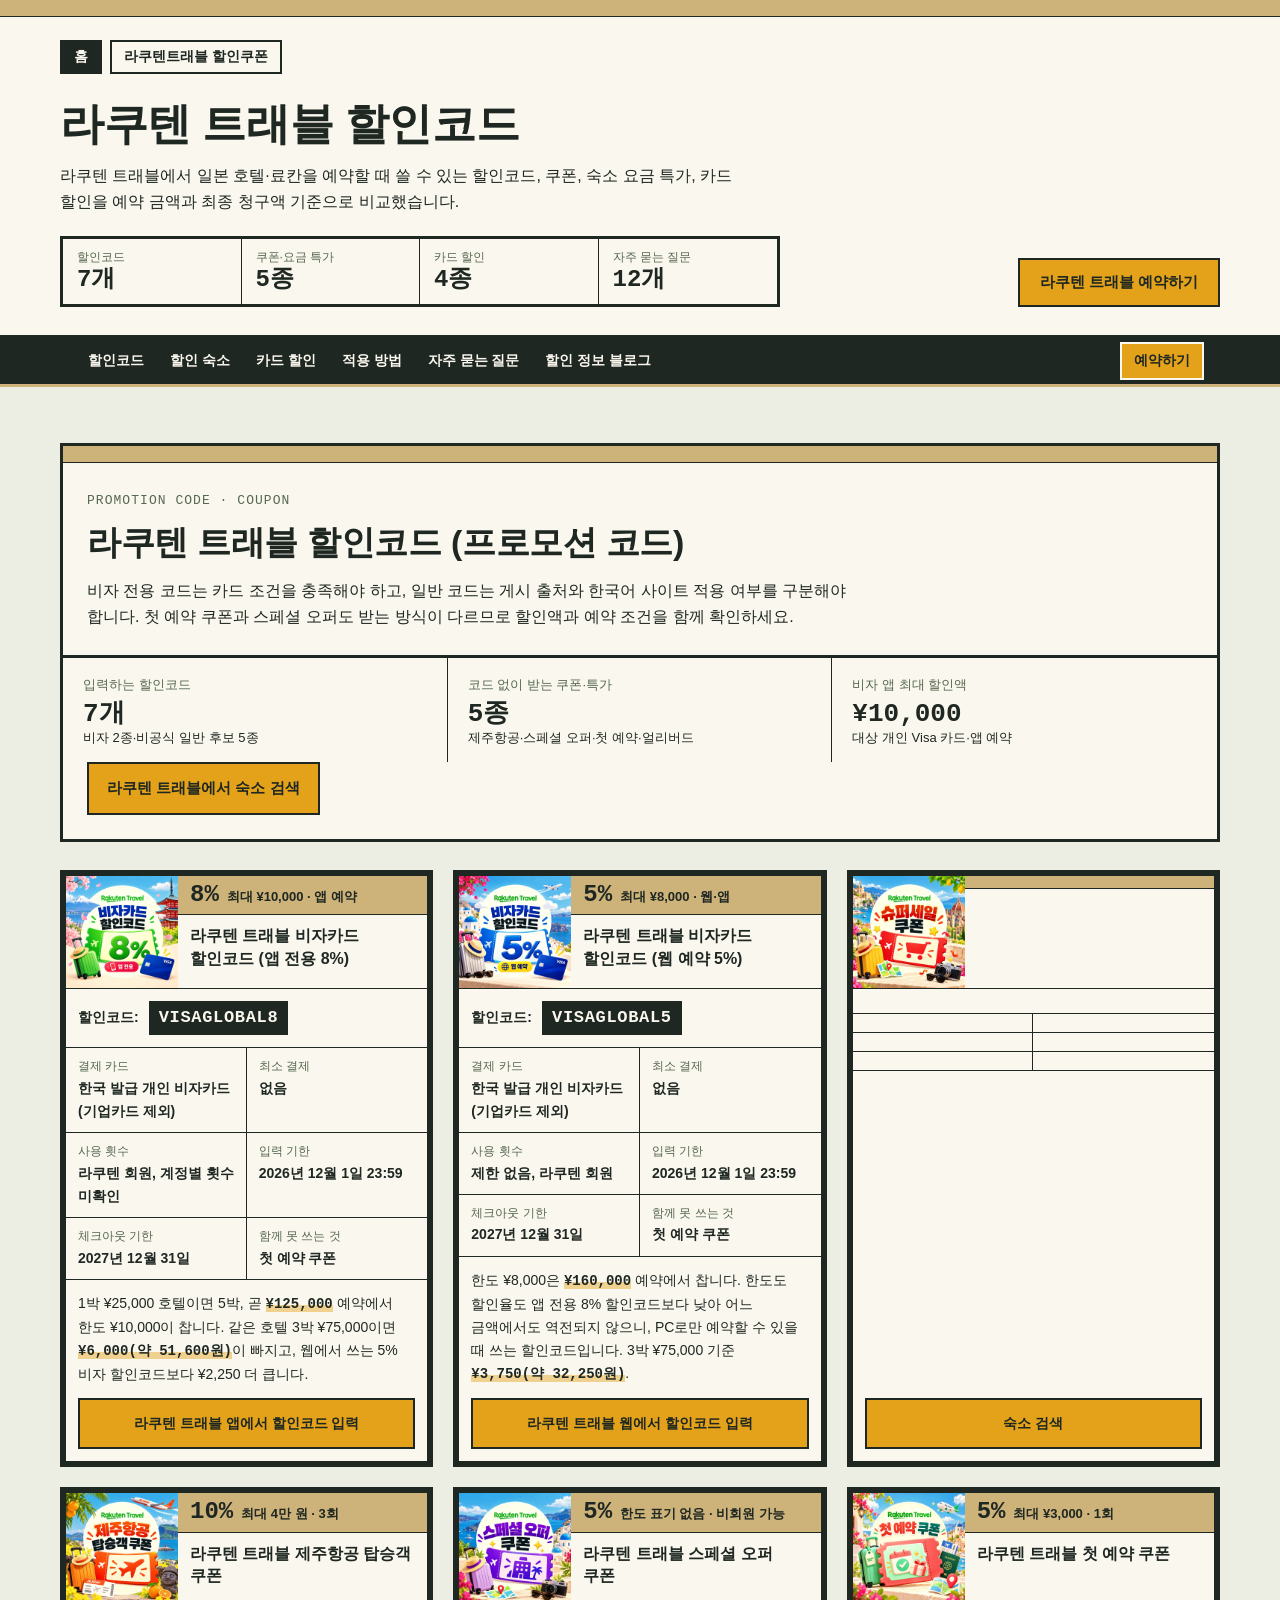
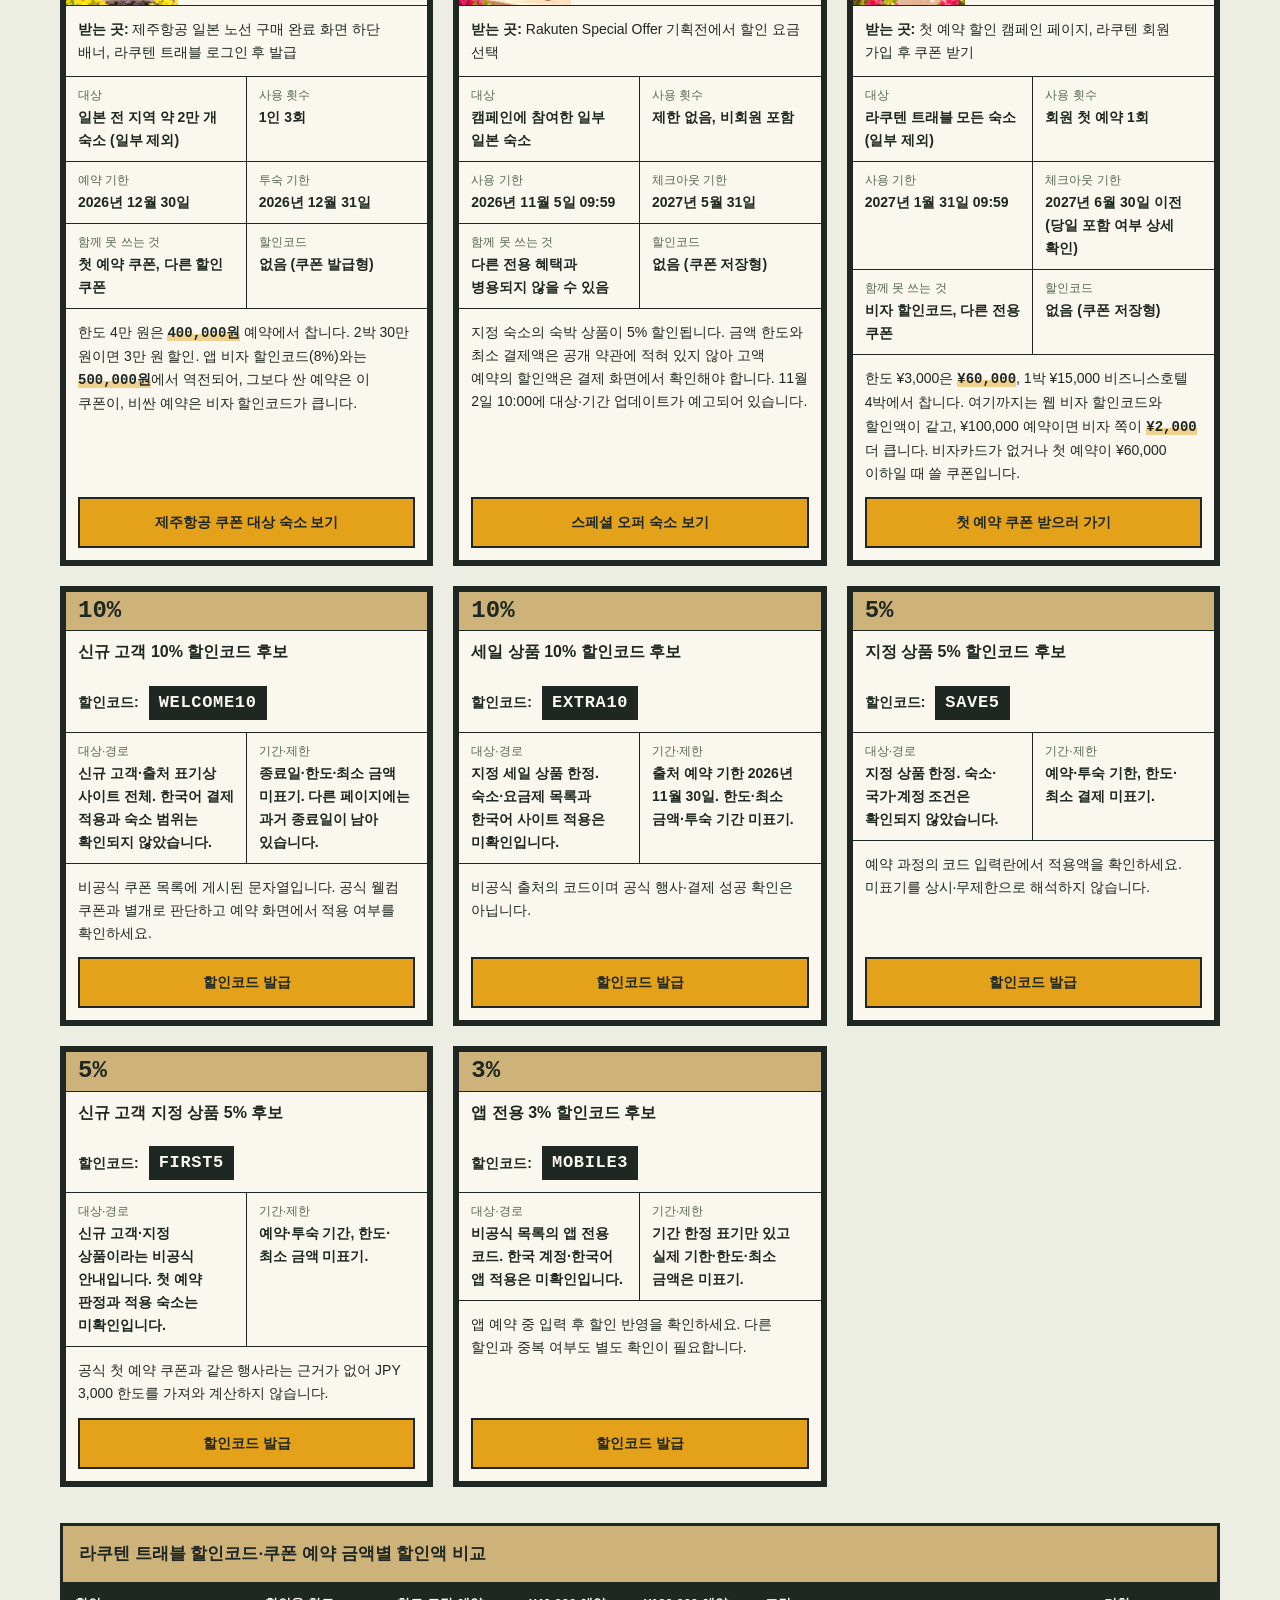
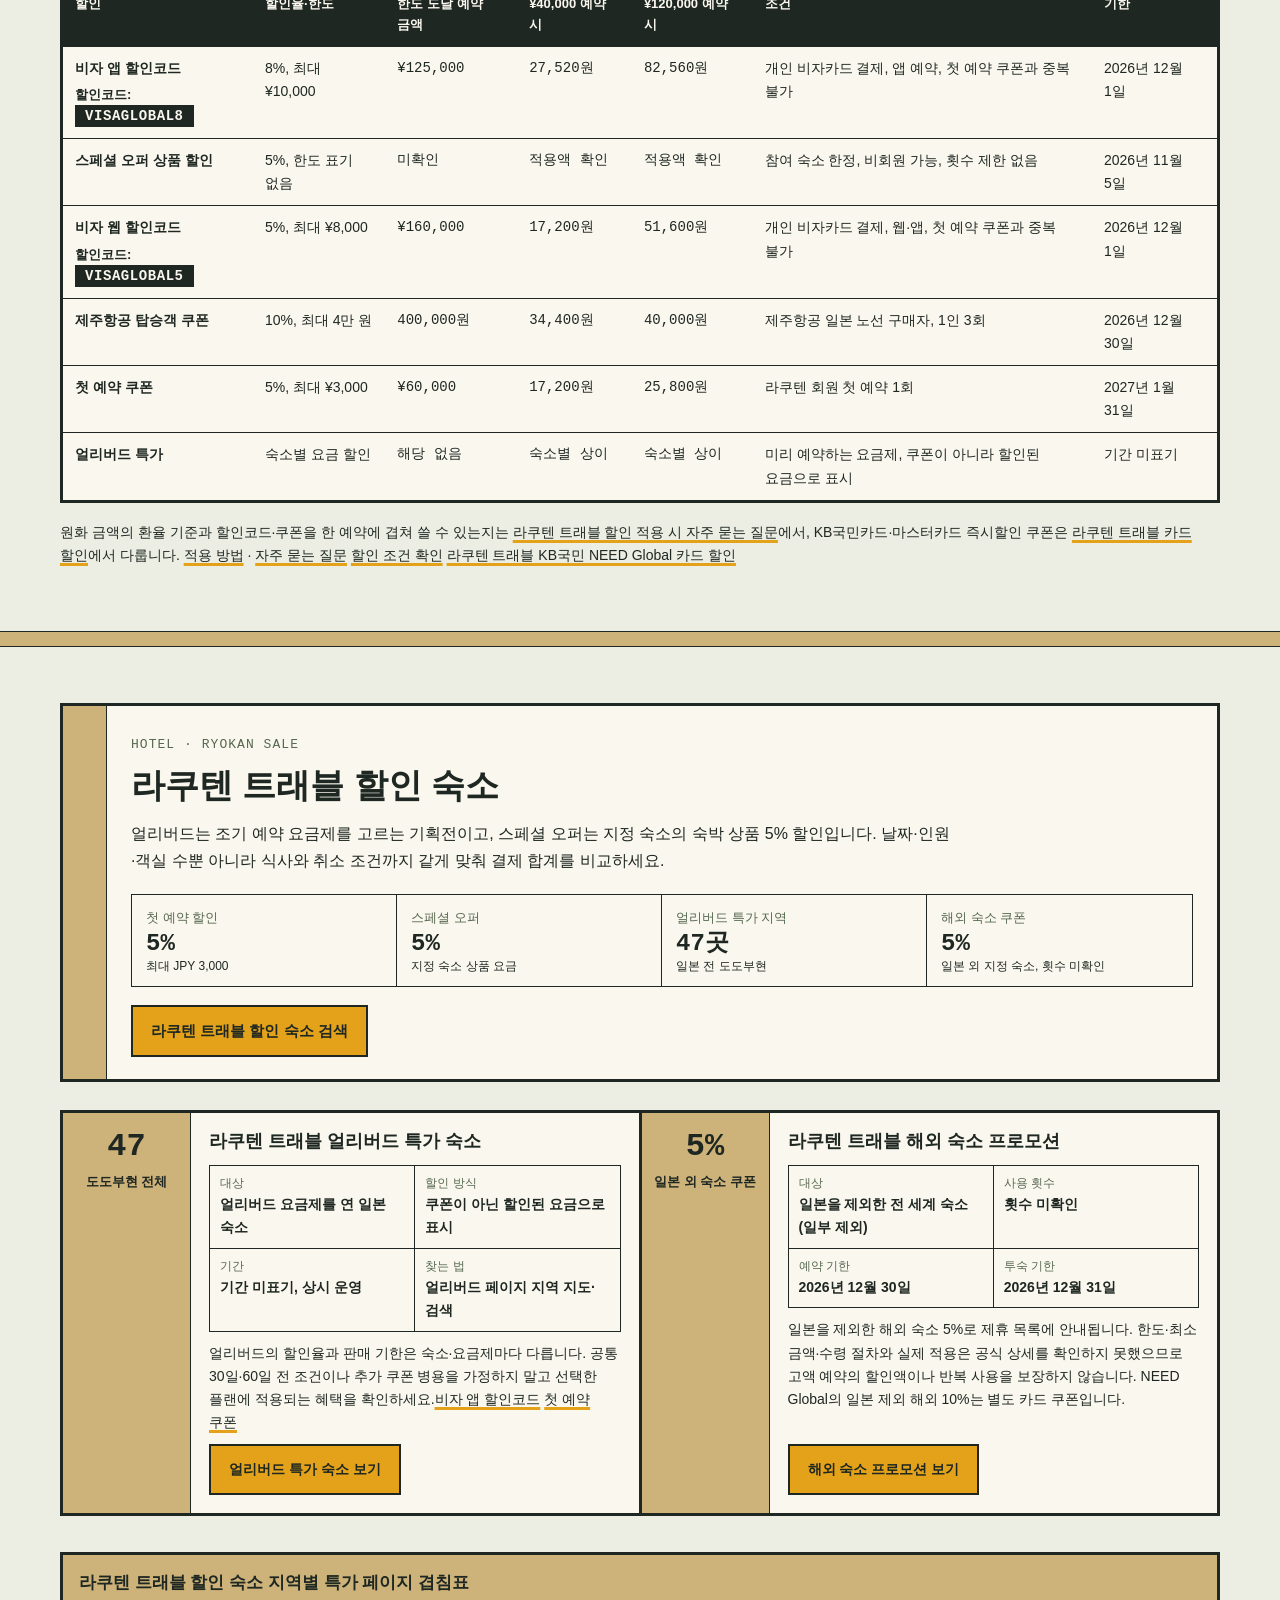
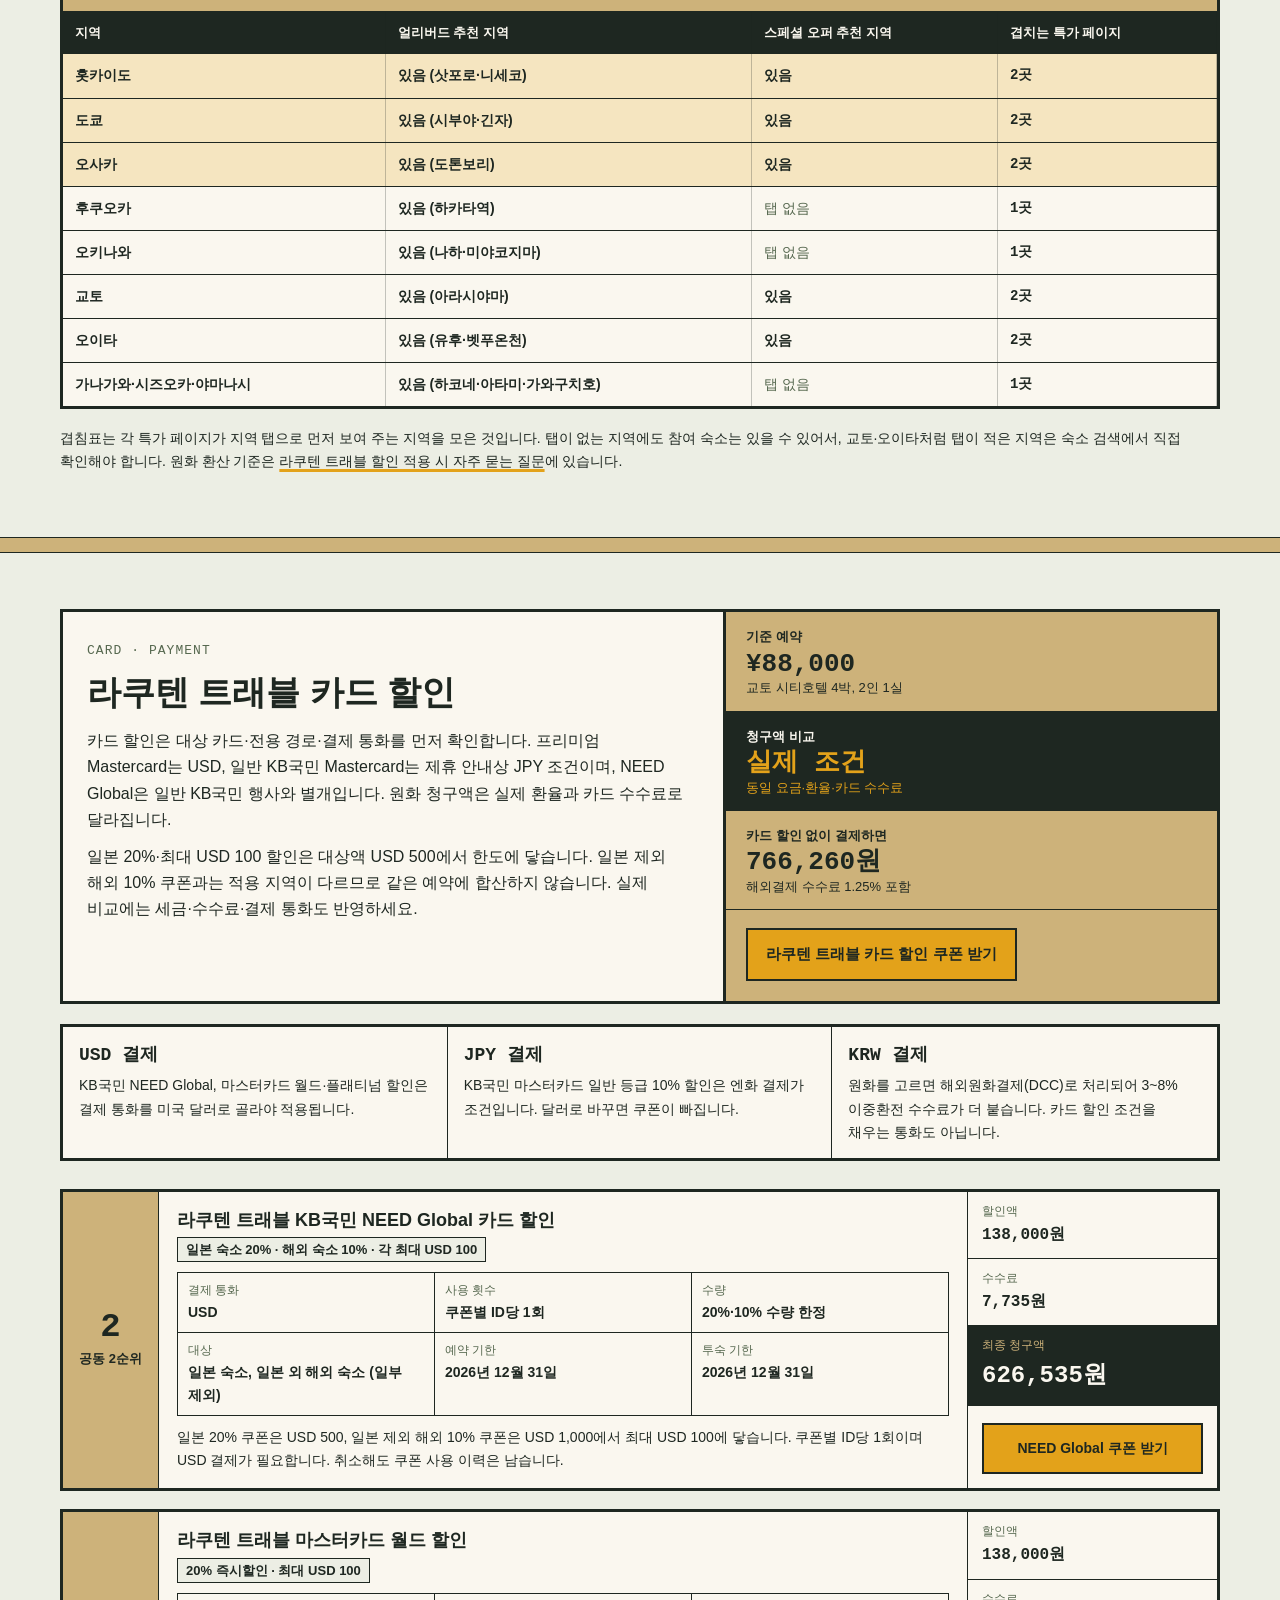
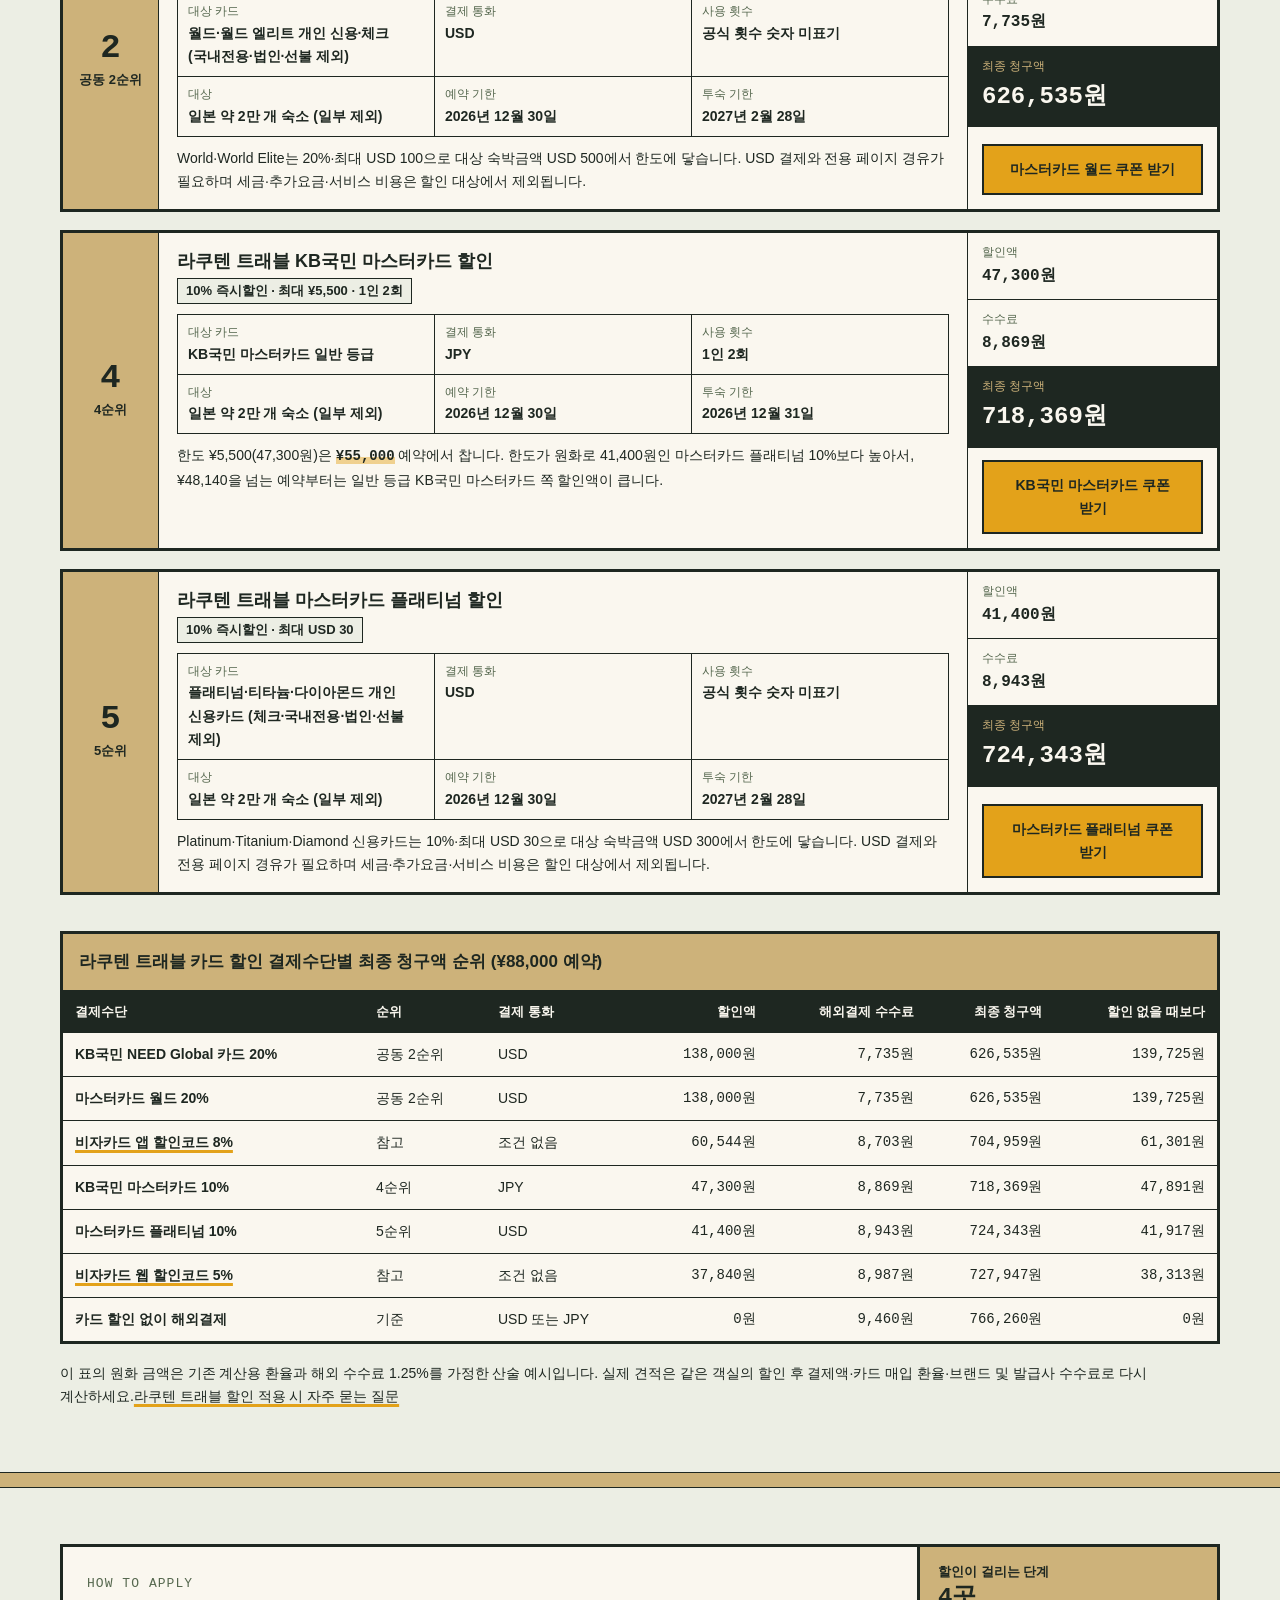
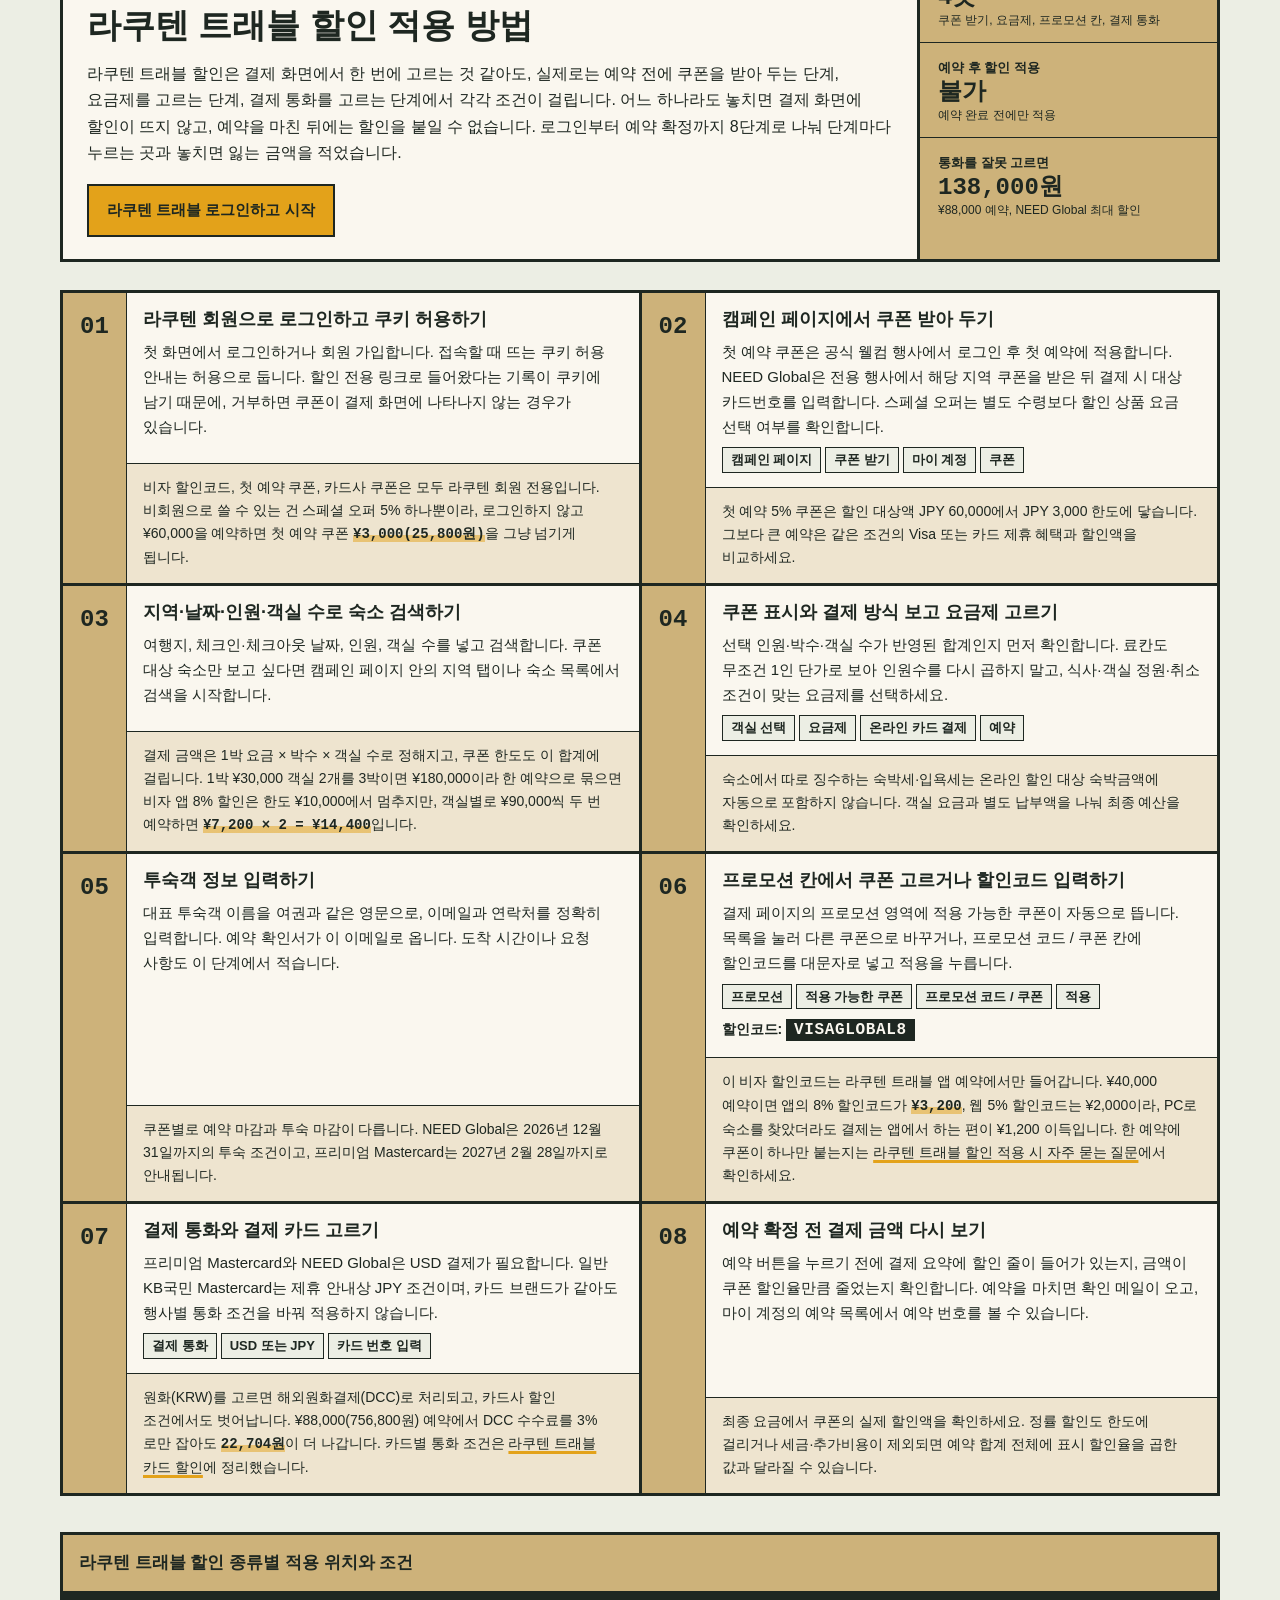
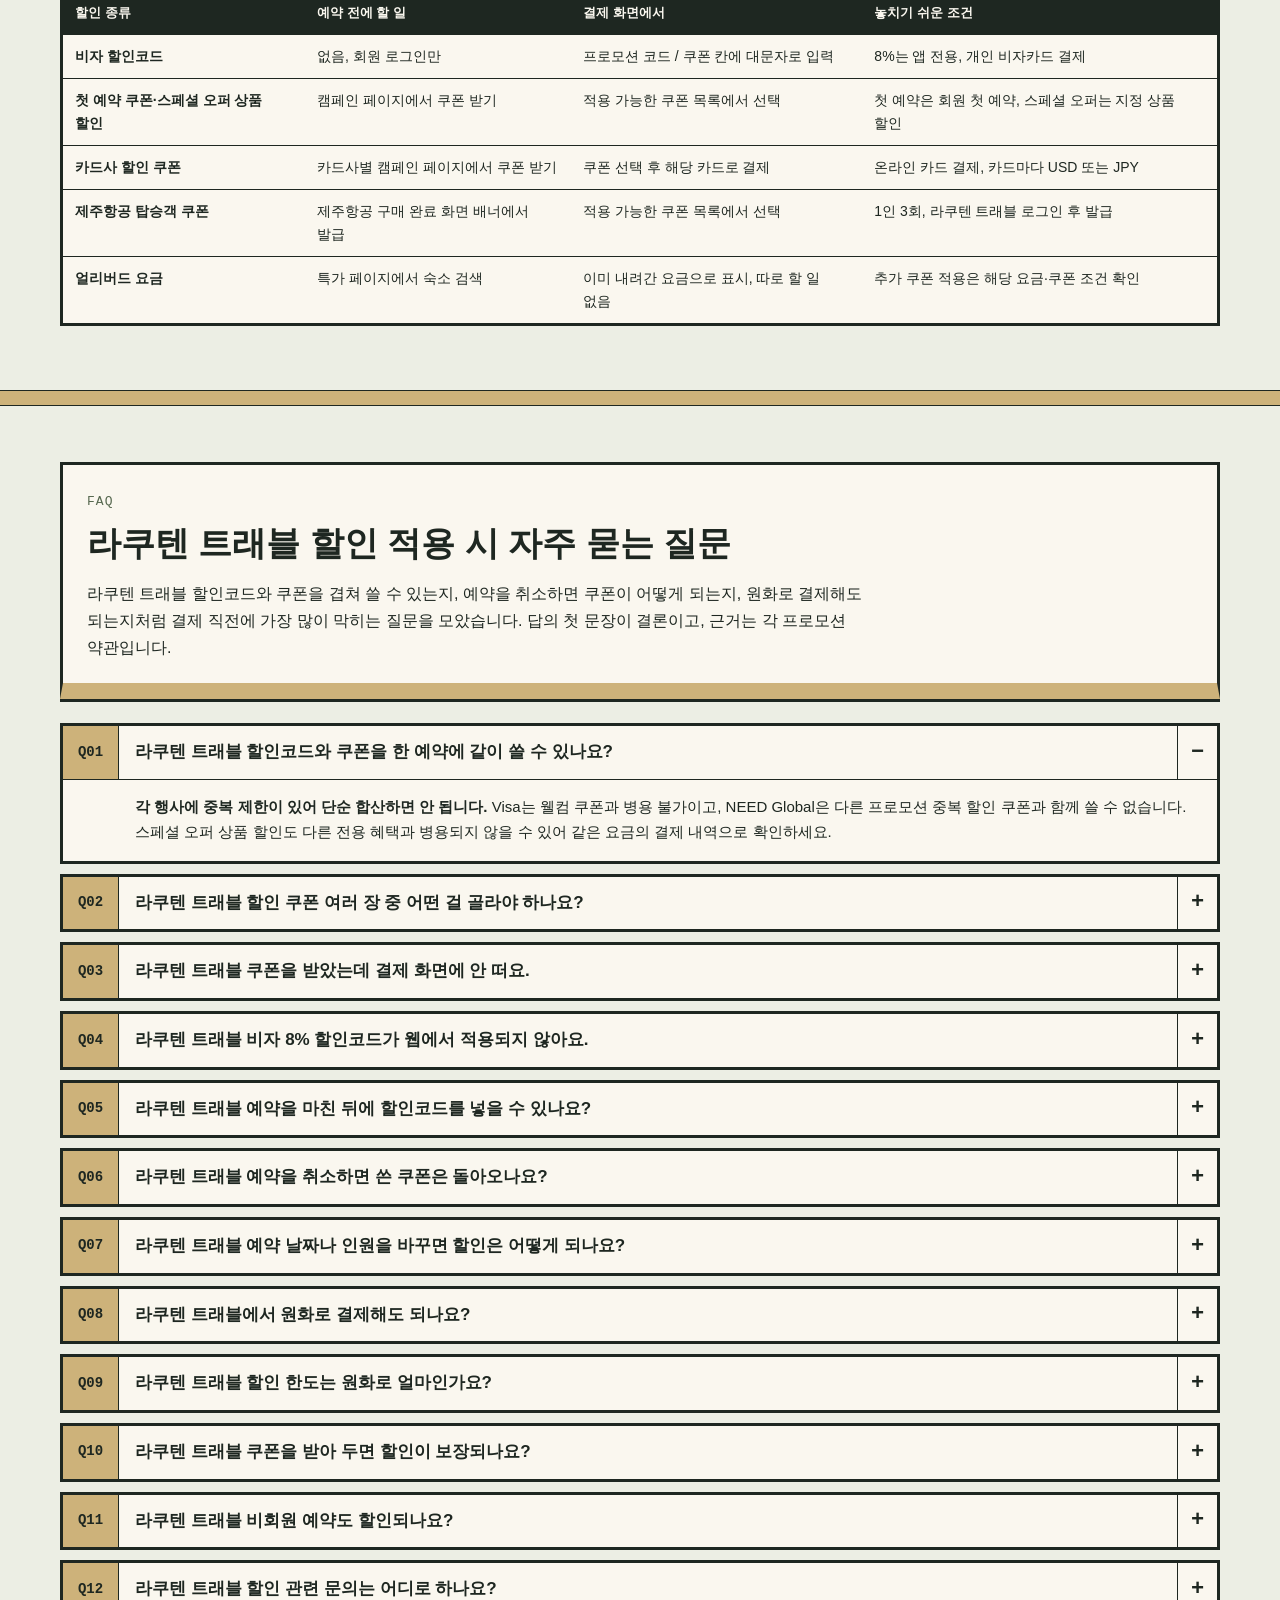
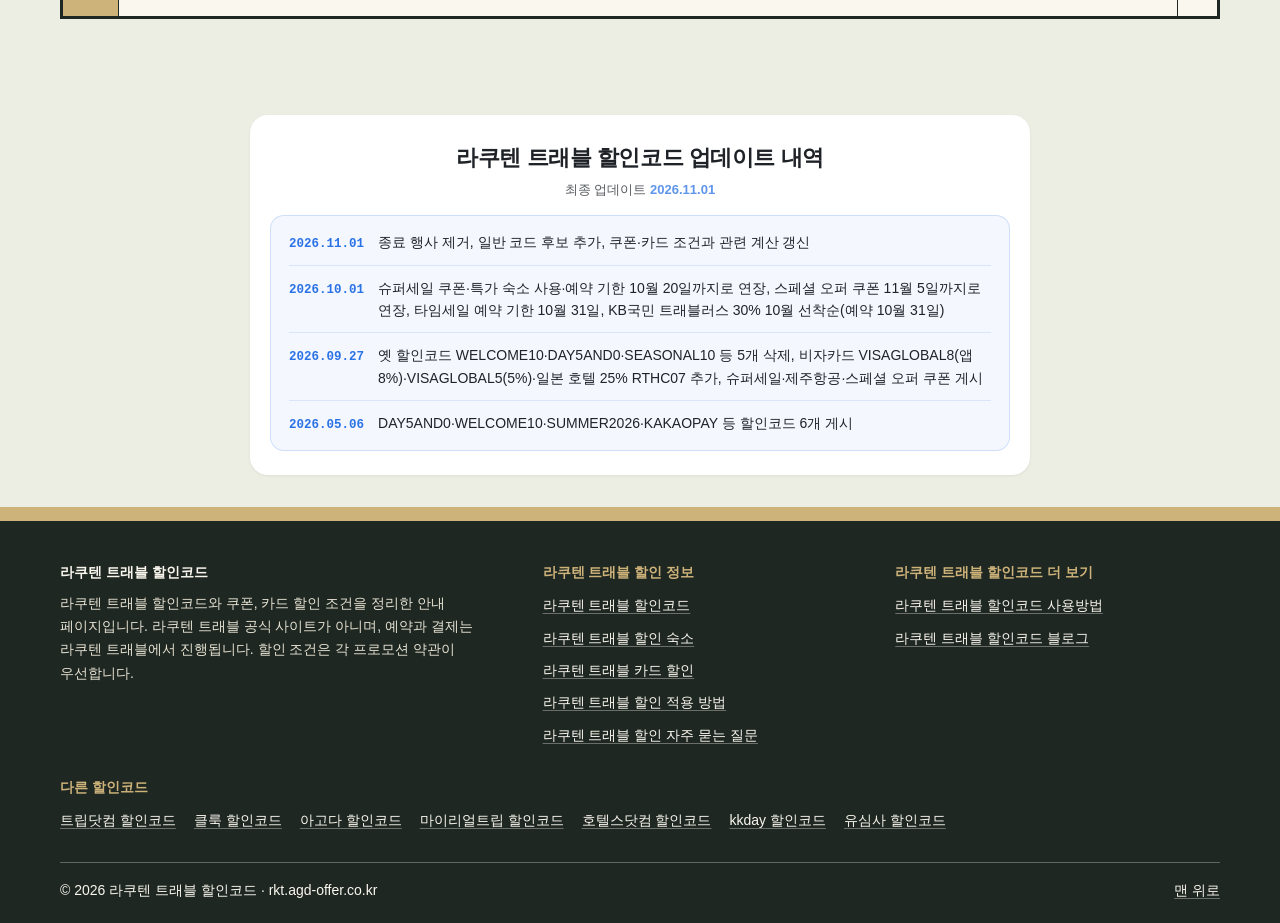
<file: index.html>
<!DOCTYPE html>
<html lang="ko">
<head>
<meta charset="UTF-8">
<meta name="viewport" content="width=device-width, initial-scale=1.0">
<title>라쿠텐 트래블 할인코드</title>
<meta name="description" content="라쿠텐 트래블 더 싸게 예약하는 법. 5와 0이 붙는 날, Seasonal Sale, 신규 할인까지 — 실제 써본 후기로 정리한 라쿠텐 트래블 할인코드 가이드.">
<meta name="naver-site-verification" content="c6860183d1030287824287602e28eaa4a0bbb1d8">
<meta name="robots" content="index, follow">
<link rel="canonical" href="https://rkt.agd-offer.co.kr/">
<meta property="og:site_name" content="라쿠텐 트래블 할인코드">
<meta property="og:locale" content="ko_KR">
<meta property="og:type" content="website">
<meta property="og:title" content="라쿠텐 트래블 할인코드">
<meta property="og:description" content="라쿠텐 트래블 더 싸게 예약하는 법. 5와 0이 붙는 날, Seasonal Sale, 신규 할인까지 — 실제 써본 후기로 정리한 라쿠텐 트래블 할인코드 가이드.">
<meta property="og:url" content="https://rkt.agd-offer.co.kr/">
<meta name="twitter:card" content="summary">
<meta name="twitter:title" content="라쿠텐 트래블 할인코드">
<meta name="twitter:description" content="라쿠텐 트래블 더 싸게 예약하는 법. 5와 0이 붙는 날, Seasonal Sale, 신규 할인까지 — 실제 써본 후기로 정리한 라쿠텐 트래블 할인코드 가이드.">
<script type="application/ld+json">{
  "@context": "https://schema.org",
  "@graph": [
    {
      "@type": "Organization",
      "@id": "https://rkt.agd-offer.co.kr/#organization",
      "name": "라쿠텐 트래블 할인코드",
      "url": "https://rkt.agd-offer.co.kr/"
    },
    {
      "@type": "WebSite",
      "@id": "https://rkt.agd-offer.co.kr/#website",
      "url": "https://rkt.agd-offer.co.kr/",
      "name": "라쿠텐 트래블 할인코드",
      "inLanguage": "ko-KR",
      "publisher": {
        "@id": "https://rkt.agd-offer.co.kr/#organization"
      }
    },
    {
      "@type": "WebPage",
      "@id": "https://rkt.agd-offer.co.kr/#webpage",
      "url": "https://rkt.agd-offer.co.kr/",
      "name": "라쿠텐 트래블 할인코드",
      "description": "라쿠텐 트래블 더 싸게 예약하는 법. 5와 0이 붙는 날, Seasonal Sale, 신규 할인까지 — 실제 써본 후기로 정리한 라쿠텐 트래블 할인코드 가이드.",
      "inLanguage": "ko-KR",
      "isPartOf": {
        "@id": "https://rkt.agd-offer.co.kr/#website"
      },
      "breadcrumb": {
        "@id": "https://rkt.agd-offer.co.kr/#breadcrumb"
      },
      "mainEntity": {
        "@id": "https://rkt.agd-offer.co.kr/#sections"
      },
      "datePublished": "2026-05-06T20:27:26+09:00",
      "dateModified": "2026-11-01T19:27:28+09:00",
      "publisher": {
        "@id": "https://rkt.agd-offer.co.kr/#organization"
      }
    },
    {
      "@type": "BreadcrumbList",
      "@id": "https://rkt.agd-offer.co.kr/#breadcrumb",
      "itemListElement": [
        {
          "@type": "ListItem",
          "position": 1,
          "name": "라쿠텐 트래블 할인코드",
          "item": "https://rkt.agd-offer.co.kr/"
        }
      ]
    },
    {
      "@type": "ItemList",
      "@id": "https://rkt.agd-offer.co.kr/#sections",
      "name": "라쿠텐 트래블 할인 정보 목차",
      "itemListElement": [
        {
          "@type": "ListItem",
          "position": 1,
          "name": "라쿠텐 트래블 할인코드 (프로모션 코드)",
          "url": "https://rkt.agd-offer.co.kr/#codes"
        },
        {
          "@type": "ListItem",
          "position": 2,
          "name": "라쿠텐 트래블 할인 숙소",
          "url": "https://rkt.agd-offer.co.kr/#deals"
        },
        {
          "@type": "ListItem",
          "position": 3,
          "name": "라쿠텐 트래블 카드 할인",
          "url": "https://rkt.agd-offer.co.kr/#cards"
        },
        {
          "@type": "ListItem",
          "position": 4,
          "name": "라쿠텐 트래블 할인 적용 방법",
          "url": "https://rkt.agd-offer.co.kr/#howto"
        },
        {
          "@type": "ListItem",
          "position": 5,
          "name": "라쿠텐 트래블 할인 적용 시 자주 묻는 질문",
          "url": "https://rkt.agd-offer.co.kr/#faq"
        }
      ]
    }
  ]
}</script>
<style>
html{scroll-behavior:smooth}
body{margin:0;background:#ECEEE4;color:#1E2721;font-family:-apple-system,BlinkMacSystemFont,"Apple SD Gothic Neo","Pretendard","Noto Sans KR",sans-serif;-webkit-text-size-adjust:100%}
.rx :where(h1,p,dl,dt,dd,ul,li){margin:0;padding:0}
.rx :where(*,*::before,*::after){box-sizing:border-box}
.rx-top{background:#FAF7EF;border-bottom:3px solid #1E2721;position:relative;padding:40px 16px 28px;word-break:keep-all}
.rx-top::before{content:"";position:absolute;left:0;right:0;top:0;height:16px;background:#CDB27A;border-bottom:1px solid #1E2721}
.rx-inner{max-width:1160px;margin:0 auto}
.rx-top-grid{display:grid;grid-template-columns:minmax(0,1fr) auto;gap:24px;align-items:end}
.rx-top h1{font-size:clamp(28px,5vw,44px);line-height:1.2;font-weight:800;letter-spacing:-.01em}
.rx-desc{margin-top:12px;font-size:16px;line-height:1.65;max-width:720px}
.rx-stats{display:grid;grid-template-columns:repeat(4,minmax(0,1fr));margin-top:20px;border:3px solid #1E2721;max-width:720px}
.rx-stats>div{padding:10px 14px;border-right:1px solid #1E2721}
.rx-stats>div:last-child{border-right:0}
.rx-stats dt{font-size:12px;color:#56684F}
.rx-stats dd{font-family:ui-monospace,SFMono-Regular,Menlo,Consolas,monospace;font-size:24px;font-weight:800;line-height:1.2}
.rx-cta{display:inline-block;background:#E3A21A;color:#1E2721;font-weight:800;font-size:15px;padding:13px 20px;border:2px solid #1E2721;text-decoration:none;text-align:center;white-space:nowrap}
.rx-cta:hover,.rx-cta:focus-visible{background:#1E2721;color:#FAF7EF}
.rx-nav{position:sticky;top:0;z-index:20;background:#1E2721;border-bottom:3px solid #CDB27A}
.rx-nav .rx-inner{display:flex;align-items:center;gap:8px;padding:0 16px}
.rx-nav ul{margin:0;padding:0;list-style:none;display:flex;gap:2px;overflow-x:auto;scrollbar-width:none;flex:1;min-width:0}
.rx-nav ul::-webkit-scrollbar{display:none}
.rx-nav a{display:block;color:#FAF7EF;text-decoration:none;font-size:14px;font-weight:700;padding:14px 12px;white-space:nowrap}
.rx-nav a:hover,.rx-nav a:focus-visible{color:#E3A21A}
.rx-nav .rx-navcta{background:#E3A21A;color:#1E2721;padding:8px 12px;border:2px solid #FAF7EF;flex:none}
.rx-nav .rx-navcta:hover,.rx-nav .rx-navcta:focus-visible{background:#FAF7EF;color:#1E2721}
.rx-sep{height:14px;background:#CDB27A;border-top:1px solid #1E2721;border-bottom:1px solid #1E2721}
.rx-foot{background:#1E2721;color:#FAF7EF;padding:40px 16px 28px;border-top:14px solid #CDB27A;word-break:keep-all;line-height:1.65}
.rx-foot-grid{display:grid;grid-template-columns:minmax(0,1.4fr) minmax(0,1fr) minmax(0,1fr);gap:28px}
.rx-foot-name{font-size:20px;font-weight:800}
.rx-foot p{font-size:14px}
.rx-foot-name+p{margin-top:8px;color:#E6E2D3}
.rx-foot-title{font-size:13px;font-weight:800;color:#CDB27A;margin-bottom:8px}
.rx-foot ul{list-style:none;display:grid;gap:6px}
.rx-foot a{color:#FAF7EF;font-size:14px;text-decoration:underline;text-decoration-color:rgba(250,247,239,.35);text-underline-offset:3px}
.rx-foot a:hover,.rx-foot a:focus-visible{text-decoration-color:#E3A21A}
.rx-pages{margin-bottom:22px}
.rx-pages ul{list-style:none;display:flex;gap:8px;overflow-x:auto;scrollbar-width:none;padding-bottom:2px}
.rx-pages ul::-webkit-scrollbar{display:none}
.rx-pages a{display:block;white-space:nowrap;font-size:14px;font-weight:700;color:#1E2721;background:#FAF7EF;border:2px solid #1E2721;padding:6px 12px;text-decoration:none}
.rx-pages a:hover,.rx-pages a:focus-visible{background:#E3A21A;color:#1E2721}
.rx-pages a[aria-current="page"]{background:#1E2721;color:#FAF7EF}
.rx-foot-more{margin-top:28px}
.rx-foot-more ul{display:flex;flex-wrap:wrap;gap:6px 18px}
.rx-foot-bottom{display:flex;justify-content:space-between;gap:12px;flex-wrap:wrap;margin-top:28px;padding-top:16px;border-top:1px solid rgba(250,247,239,.3);font-size:13px}
@media (max-width:760px){
.rx-top{padding:32px 16px 22px}
.rx-top-grid{grid-template-columns:1fr;gap:16px}
.rx-stats{grid-template-columns:repeat(2,minmax(0,1fr))}
.rx-stats>div:nth-child(2){border-right:0}
.rx-stats>div:nth-child(-n+2){border-bottom:1px solid #1E2721}
.rx-cta{display:block}
.rx-nav .rx-inner{padding:0 0 0 8px}
.rx-nav .rx-navcta{margin-right:8px;font-size:13px}
.rx-foot-grid{grid-template-columns:1fr;gap:22px}
}
</style>
<meta property="og:image" content="https://rkt.agd-offer.co.kr/images/og-image.jpg">
<meta name="twitter:image" content="https://rkt.agd-offer.co.kr/images/og-image.jpg">
</head>
<body>
<div class="rx" id="top">
<header class="rx-top">
  <nav class="rx-inner rx-pages" aria-label="페이지 메뉴">
    <ul>
      <li><a href="./" aria-current="page">홈</a></li>
      <li><a href="discount-coupon/">라쿠텐트래블 할인쿠폰</a></li>
    </ul>
  </nav>
  <div class="rx-inner rx-top-grid">
    <div>
      <h1>라쿠텐 트래블 할인코드</h1>
      <p class="rx-desc">라쿠텐 트래블에서 일본 호텔·료칸을 예약할 때 쓸 수 있는 할인코드, 쿠폰, 숙소 요금 특가, 카드 할인을 예약 금액과 최종 청구액 기준으로 비교했습니다.</p>
      <dl class="rx-stats">
        <div><dt>할인코드</dt><dd>7개</dd></div>
        <div><dt>쿠폰·요금 특가</dt><dd>5종</dd></div>
        <div><dt>카드 할인</dt><dd>4종</dd></div>
        <div><dt>자주 묻는 질문</dt><dd>12개</dd></div>
      </dl>
    </div>
    <a class="rx-cta" href="https://app.ac/YbwMP3l13" target="_blank" rel="nofollow sponsored noopener">라쿠텐 트래블 예약하기</a>
  </div>
</header>
</div>
<nav class="rx rx-nav" aria-label="라쿠텐 트래블 할인 정보 목차">
  <div class="rx-inner">
    <ul>
      <li><a href="#codes">할인코드</a></li>
      <li><a href="#deals">할인 숙소</a></li>
      <li><a href="#cards">카드 할인</a></li>
      <li><a href="#howto">적용 방법</a></li>
      <li><a href="#faq">자주 묻는 질문</a></li>
<li><a href="/blog/">할인 정보 블로그</a></li>
    </ul>
    <a class="rx-navcta" href="https://app.ac/YbwMP3l13" target="_blank" rel="nofollow sponsored noopener">예약하기</a>
  </div>
</nav>
<main>
<!-- ===== 라쿠텐 트래블 할인코드 (프로모션 코드) ===== -->
<style>
.rc :where(h2,h3,p,dl,dt,dd,figure,table,caption,th,td,ul,li){margin:0;padding:0}
.rc :where(*,*::before,*::after){box-sizing:border-box}
.rc{--rc-bg:#ECEEE4;--rc-ink:#1E2721;--rc-paper:#FAF7EF;--rc-kraft:#CDB27A;--rc-moss:#56684F;--rc-point:#E3A21A;background:var(--rc-bg);color:var(--rc-ink);font-family:-apple-system,BlinkMacSystemFont,"Apple SD Gothic Neo","Pretendard","Noto Sans KR",sans-serif;line-height:1.65;word-break:keep-all;padding:56px 16px 64px;scroll-margin-top:72px}
.rc-wrap{max-width:1160px;margin:0 auto}
.rc-head{border:3px solid var(--rc-ink);background:var(--rc-paper);display:grid;grid-template-columns:1fr;position:relative}
.rc-head::before{content:"";position:absolute;left:0;right:0;top:0;height:16px;background:var(--rc-kraft);border-bottom:1px solid var(--rc-ink)}
.rc-intro{padding:44px 24px 24px}
.rc-intro::before{content:"PROMOTION CODE · COUPON";display:block;font-family:ui-monospace,SFMono-Regular,Menlo,Consolas,monospace;font-size:13px;letter-spacing:.08em;color:var(--rc-moss);margin-bottom:8px}
.rc h2{font-size:clamp(24px,4vw,34px);line-height:1.3;font-weight:800;letter-spacing:-.01em}
.rc-lead{margin-top:14px;font-size:16px;max-width:760px}
.rc-lead a,.rc-note a{color:var(--rc-ink);text-decoration:underline;text-decoration-color:var(--rc-point);text-decoration-thickness:3px;text-underline-offset:3px}
.rc-stats{display:grid;grid-template-columns:repeat(3,1fr);border-top:3px solid var(--rc-ink)}
.rc-stats>div{padding:16px 20px;border-right:1px solid var(--rc-ink)}
.rc-stats>div:last-child{border-right:0}
.rc-stats dt{font-size:13px;color:var(--rc-moss)}
.rc-stats dd{font-family:ui-monospace,SFMono-Regular,Menlo,Consolas,monospace;font-size:26px;font-weight:700;line-height:1.2;margin-top:4px}
.rc-stats dd small{font-family:-apple-system,BlinkMacSystemFont,"Apple SD Gothic Neo","Noto Sans KR",sans-serif;font-size:13px;font-weight:500;display:block;color:var(--rc-ink)}
.rc-headcta{display:flex;flex-wrap:wrap;gap:12px;align-items:center;padding:0 24px 24px}
.rc-btn{display:inline-block;background:var(--rc-point);color:var(--rc-ink);font-weight:800;font-size:15px;padding:12px 18px;border:2px solid var(--rc-ink);text-decoration:none}
.rc-btn:hover,.rc-btn:focus-visible{background:var(--rc-ink);color:var(--rc-paper)}
.rc-list{list-style:none;display:grid;grid-template-columns:repeat(3,minmax(0,1fr));gap:20px;margin-top:28px}
.rc-card{background:var(--rc-ink);padding:6px;display:flex;flex-direction:column;height:100%}
.rc-box{background:var(--rc-paper);display:flex;flex-direction:column;flex:1}
.rc-top{display:grid;grid-template-columns:112px 1fr;border-bottom:1px solid var(--rc-ink)}
.rc-thumb{border-right:1px solid var(--rc-ink);background:var(--rc-kraft)}
.rc-thumb img{display:block;width:112px;height:112px;object-fit:cover;color:transparent;font-size:0}
.rc-title{display:flex;flex-direction:column}
.rc-band{background:var(--rc-kraft);border-bottom:1px solid var(--rc-ink);padding:6px 12px;display:flex;align-items:baseline;gap:8px;flex-wrap:wrap}
.rc-rate{font-family:ui-monospace,SFMono-Regular,Menlo,Consolas,monospace;font-size:24px;font-weight:800;line-height:1.1}
.rc-cap{font-size:13px;font-weight:600}
.rc h3{font-size:16px;line-height:1.4;font-weight:800;padding:10px 12px}
.rc-code{display:flex;flex-wrap:wrap;align-items:center;gap:6px 10px;padding:12px;border-bottom:1px solid var(--rc-ink);font-size:14px;font-weight:700}
.rc code{font-family:ui-monospace,SFMono-Regular,Menlo,Consolas,monospace;font-size:17px;font-weight:800;background:var(--rc-ink);color:var(--rc-paper);padding:3px 10px;user-select:all;-webkit-user-select:all;word-break:break-all;letter-spacing:.04em}
.rc-get{padding:12px;border-bottom:1px solid var(--rc-ink);font-size:14px}
.rc-get b{font-weight:700}
.rc-grid{display:grid;grid-template-columns:1fr 1fr}
.rc-grid>div{padding:9px 12px;border-bottom:1px solid var(--rc-ink)}
.rc-grid>div:nth-child(odd){border-right:1px solid var(--rc-ink)}
.rc-grid dt{font-size:12px;color:var(--rc-moss)}
.rc-grid dd{font-size:14px;font-weight:600}
.rc-calc{padding:12px;font-size:14px;flex:1}
.rc-calc strong{font-family:ui-monospace,SFMono-Regular,Menlo,Consolas,monospace;font-weight:800;background:linear-gradient(transparent 58%,rgba(227,162,26,.45) 58%)}
.rc-card .rc-btn{display:block;text-align:center;margin:0 12px 12px;font-size:14px}
.rc-tablewrap{margin-top:36px;border:3px solid var(--rc-ink);background:var(--rc-paper)}
.rc table{width:100%;border-collapse:collapse;font-size:14px}
.rc caption{text-align:left;font-weight:800;font-size:17px;padding:14px 16px;background:var(--rc-kraft);border-bottom:1px solid var(--rc-ink)}
.rc th,.rc td{border-bottom:1px solid var(--rc-ink);padding:10px 12px;text-align:left;vertical-align:top}
.rc thead th{font-size:13px;color:var(--rc-paper);background:var(--rc-ink);font-weight:700}
.rc tbody th{font-weight:800}
.rc tbody tr:last-child th,.rc tbody tr:last-child td{border-bottom:0}
.rc td.rc-num{font-family:ui-monospace,SFMono-Regular,Menlo,Consolas,monospace;white-space:nowrap}
.rc-top1{display:inline-block;margin-left:4px;font-family:-apple-system,BlinkMacSystemFont,"Apple SD Gothic Neo","Noto Sans KR",sans-serif;font-size:12px;font-weight:800;background:var(--rc-point);border:1px solid var(--rc-ink);padding:0 5px}
.rc th .rc-tcode{display:block;margin-top:4px;font-size:13px;font-weight:700}
.rc th .rc-tcode code{font-size:14px;white-space:nowrap;word-break:normal}
.rc thead th:first-child{width:190px}
.rc-note{margin-top:18px;font-size:14px;color:var(--rc-ink)}
@media (max-width:1000px){.rc-list{grid-template-columns:repeat(2,minmax(0,1fr))}}
@media (max-width:760px){
.rc{padding:40px 16px 48px}
.rc-intro{padding:38px 16px 18px}
.rc-headcta{padding:0 16px 18px}
.rc-stats{grid-template-columns:1fr}
.rc-stats>div{border-right:0;border-bottom:1px solid var(--rc-ink);padding:12px 16px}
.rc-stats>div:last-child{border-bottom:0}
.rc-list{grid-template-columns:1fr}
.rc table,.rc tbody,.rc tr,.rc th,.rc td,.rc caption{display:block;width:100%}
.rc thead{position:absolute;width:1px;height:1px;overflow:hidden;clip:rect(0 0 0 0);white-space:nowrap}
.rc tbody tr{border-bottom:3px solid var(--rc-ink)}
.rc tbody tr:last-child{border-bottom:0}
.rc tbody th{background:var(--rc-kraft);border-bottom:1px solid var(--rc-ink)}
.rc td{display:grid;grid-template-columns:118px minmax(0,1fr);gap:10px;border-bottom:1px solid rgba(30,39,33,.25)}
.rc td::before{content:attr(data-label);font-family:-apple-system,BlinkMacSystemFont,"Apple SD Gothic Neo","Noto Sans KR",sans-serif;font-size:12px;font-weight:700;color:var(--rc-moss)}
.rc td.rc-num{white-space:normal}
.rc tbody tr td:last-child{border-bottom:0}
}
@media (max-width:360px){
.rc-top{grid-template-columns:88px 1fr}
.rc-thumb img{width:88px;height:88px}
.rc-grid{grid-template-columns:1fr}
.rc-grid>div:nth-child(odd){border-right:0}
.rc td{grid-template-columns:96px minmax(0,1fr)}
}
</style>

<section class="rc" id="codes" aria-labelledby="rc-title">
  <div class="rc-wrap">
    <header class="rc-head">
      <div class="rc-intro">
        <h2 id="rc-title">라쿠텐 트래블 할인코드 (프로모션 코드)</h2>
        <p class="rc-lead">비자 전용 코드는 카드 조건을 충족해야 하고, 일반 코드는 게시 출처와 한국어 사이트 적용 여부를 구분해야 합니다. 첫 예약 쿠폰과 스페셜 오퍼도 받는 방식이 다르므로 할인액과 예약 조건을 함께 확인하세요.</p>
      </div>
      <dl class="rc-stats">
        <div><dt>입력하는 할인코드</dt><dd>7개<small>비자 2종·비공식 일반 후보 5종</small></dd></div>
        <div><dt>코드 없이 받는 쿠폰·특가</dt><dd>5종<small>제주항공·스페셜 오퍼·첫 예약·얼리버드</small></dd></div>
        <div><dt>비자 앱 최대 할인액</dt><dd>¥10,000<small>대상 개인 Visa 카드·앱 예약</small></dd></div>
      </dl>
      <div class="rc-headcta">
        <a class="rc-btn" href="https://app.ac/YbwMP3l13" target="_blank" rel="nofollow sponsored noopener">라쿠텐 트래블에서 숙소 검색</a>
      </div>
    </header>

    <ul class="rc-list">
      <li>
        <article class="rc-card" id="rc-visa8">
          <div class="rc-box">
            <div class="rc-top">
              <figure class="rc-thumb"><img src="/images/coupon-1.webp" alt="라쿠텐 트래블 비자카드 앱 할인코드" width="250" height="250"></figure>
              <div class="rc-title">
                <p class="rc-band"><span class="rc-rate">8%</span><span class="rc-cap">최대 ¥10,000 · 앱 예약</span></p>
                <h3>라쿠텐 트래블 비자카드 할인코드 (앱 전용 8%)</h3>
              </div>
            </div>
            <p class="rc-code">할인코드: <code>VISAGLOBAL8</code></p>
            <dl class="rc-grid">
              <div><dt>결제 카드</dt><dd>한국 발급 개인 비자카드 (기업카드 제외)</dd></div>
              <div><dt>최소 결제</dt><dd>없음</dd></div>
              <div><dt>사용 횟수</dt><dd>라쿠텐 회원, 계정별 횟수 미확인</dd></div>
              <div><dt>입력 기한</dt><dd><time datetime="2026-12-01T23:59+09:00">2026년 12월 1일 23:59</time></dd></div>
              <div><dt>체크아웃 기한</dt><dd><time datetime="2027-12-31">2027년 12월 31일</time></dd></div>
              <div><dt>함께 못 쓰는 것</dt><dd>첫 예약 쿠폰</dd></div>
            </dl>
            <p class="rc-calc">1박 ¥25,000 호텔이면 5박, 곧 <strong>¥125,000</strong> 예약에서 한도 ¥10,000이 찹니다. 같은 호텔 3박 ¥75,000이면 <strong>¥6,000(약 51,600원)</strong>이 빠지고, 웹에서 쓰는 5% 비자 할인코드보다 ¥2,250 더 큽니다.</p>
            <a class="rc-btn" href="https://app.ac/YbwMP3l13" target="_blank" rel="nofollow sponsored noopener">라쿠텐 트래블 앱에서 할인코드 입력</a>
          </div>
        </article>
      </li>
      <li>
        <article class="rc-card" id="rc-visa5">
          <div class="rc-box">
            <div class="rc-top">
              <figure class="rc-thumb"><img src="/images/coupon-2.webp" alt="라쿠텐 트래블 비자카드 웹 할인코드" width="250" height="250" loading="lazy"></figure>
              <div class="rc-title">
                <p class="rc-band"><span class="rc-rate">5%</span><span class="rc-cap">최대 ¥8,000 · 웹·앱</span></p>
                <h3>라쿠텐 트래블 비자카드 할인코드 (웹 예약 5%)</h3>
              </div>
            </div>
            <p class="rc-code">할인코드: <code>VISAGLOBAL5</code></p>
            <dl class="rc-grid">
              <div><dt>결제 카드</dt><dd>한국 발급 개인 비자카드 (기업카드 제외)</dd></div>
              <div><dt>최소 결제</dt><dd>없음</dd></div>
              <div><dt>사용 횟수</dt><dd>제한 없음, 라쿠텐 회원</dd></div>
              <div><dt>입력 기한</dt><dd><time datetime="2026-12-01T23:59+09:00">2026년 12월 1일 23:59</time></dd></div>
              <div><dt>체크아웃 기한</dt><dd><time datetime="2027-12-31">2027년 12월 31일</time></dd></div>
              <div><dt>함께 못 쓰는 것</dt><dd>첫 예약 쿠폰</dd></div>
            </dl>
            <p class="rc-calc">한도 ¥8,000은 <strong>¥160,000</strong> 예약에서 찹니다. 한도도 할인율도 앱 전용 8% 할인코드보다 낮아 어느 금액에서도 역전되지 않으니, PC로만 예약할 수 있을 때 쓰는 할인코드입니다. 3박 ¥75,000 기준 <strong>¥3,750(약 32,250원)</strong>.</p>
            <a class="rc-btn" href="https://app.ac/YbwMP3l13" target="_blank" rel="nofollow sponsored noopener">라쿠텐 트래블 웹에서 할인코드 입력</a>
          </div>
        </article>
      </li>
      <li>
        <article class="rc-card" id="rc-supersale">
          <div class="rc-box">
            <div class="rc-top">
              <figure class="rc-thumb"><img src="/images/coupon-3.webp" alt="라쿠텐 트래블 슈퍼세일 쿠폰" width="250" height="250" loading="lazy"></figure>
              <div class="rc-title">
                <p class="rc-band"><span class="rc-rate"></span><span class="rc-cap"></span></p>
                <h3></h3>
              </div>
            </div>
            <p class="rc-get"><b></b></p>
            <dl class="rc-grid">
              <div><dt></dt><dd></dd></div>
              <div><dt></dt><dd></dd></div>
              <div><dt></dt><dd></dd></div>
              <div><dt></dt><dd><time datetime="2026-10-20"></time></dd></div>
              <div><dt></dt><dd><time datetime="2027-08-31"></time></dd></div>
              <div><dt></dt><dd></dd></div>
            </dl>
            <p class="rc-calc"><strong></strong><strong></strong></p>
            <a class="rc-btn" href="https://app.ac/YbwMP3l13" target="_blank" rel="nofollow sponsored noopener">숙소 검색</a>
          </div>
        </article>
      </li>
      <li>
        <article class="rc-card" id="rc-jejuair">
          <div class="rc-box">
            <div class="rc-top">
              <figure class="rc-thumb"><img src="/images/coupon-4.webp" alt="라쿠텐 트래블 제주항공 쿠폰" width="250" height="250" loading="lazy"></figure>
              <div class="rc-title">
                <p class="rc-band"><span class="rc-rate">10%</span><span class="rc-cap">최대 4만 원 · 3회</span></p>
                <h3>라쿠텐 트래블 제주항공 탑승객 쿠폰</h3>
              </div>
            </div>
            <p class="rc-get"><b>받는 곳:</b> 제주항공 일본 노선 구매 완료 화면 하단 배너, 라쿠텐 트래블 로그인 후 발급</p>
            <dl class="rc-grid">
              <div><dt>대상</dt><dd>일본 전 지역 약 2만 개 숙소 (일부 제외)</dd></div>
              <div><dt>사용 횟수</dt><dd>1인 3회</dd></div>
              <div><dt>예약 기한</dt><dd><time datetime="2026-12-30">2026년 12월 30일</time></dd></div>
              <div><dt>투숙 기한</dt><dd><time datetime="2026-12-31">2026년 12월 31일</time></dd></div>
              <div><dt>함께 못 쓰는 것</dt><dd>첫 예약 쿠폰, 다른 할인 쿠폰</dd></div>
              <div><dt>할인코드</dt><dd>없음 (쿠폰 발급형)</dd></div>
            </dl>
            <p class="rc-calc">한도 4만 원은 <strong>400,000원</strong> 예약에서 찹니다. 2박 30만 원이면 3만 원 할인. 앱 비자 할인코드(8%)와는 <strong>500,000원</strong>에서 역전되어, 그보다 싼 예약은 이 쿠폰이, 비싼 예약은 비자 할인코드가 큽니다.</p>
            <a class="rc-btn" href="https://app.ac/YbwMP3l13" target="_blank" rel="nofollow sponsored noopener">제주항공 쿠폰 대상 숙소 보기</a>
          </div>
        </article>
      </li>
      <li>
        <article class="rc-card" id="rc-special">
          <div class="rc-box">
            <div class="rc-top">
              <figure class="rc-thumb"><img src="/images/coupon-5.webp" alt="라쿠텐 트래블 스페셜 오퍼 쿠폰" width="250" height="250" loading="lazy"></figure>
              <div class="rc-title">
                <p class="rc-band"><span class="rc-rate">5%</span><span class="rc-cap">한도 표기 없음 · 비회원 가능</span></p>
                <h3>라쿠텐 트래블 스페셜 오퍼 쿠폰</h3>
              </div>
            </div>
            <p class="rc-get"><b>받는 곳:</b> Rakuten Special Offer 기획전에서 할인 요금 선택</p>
            <dl class="rc-grid">
              <div><dt>대상</dt><dd>캠페인에 참여한 일부 일본 숙소</dd></div>
              <div><dt>사용 횟수</dt><dd>제한 없음, 비회원 포함</dd></div>
              <div><dt>사용 기한</dt><dd><time datetime="2026-11-05T09:59+09:00">2026년 11월 5일 09:59</time></dd></div>
              <div><dt>체크아웃 기한</dt><dd><time datetime="2027-05-31">2027년 5월 31일</time></dd></div>
              <div><dt>함께 못 쓰는 것</dt><dd>다른 전용 혜택과 병용되지 않을 수 있음</dd></div>
              <div><dt>할인코드</dt><dd>없음 (쿠폰 저장형)</dd></div>
            </dl>
            <p class="rc-calc">지정 숙소의 숙박 상품이 5% 할인됩니다. 금액 한도와 최소 결제액은 공개 약관에 적혀 있지 않아 고액 예약의 할인액은 결제 화면에서 확인해야 합니다. 11월 2일 10:00에 대상·기간 업데이트가 예고되어 있습니다.</p>
            <a class="rc-btn" href="https://app.ac/YbwMP3l13" target="_blank" rel="nofollow sponsored noopener">스페셜 오퍼 숙소 보기</a>
          </div>
        </article>
      </li>
      <li>
        <article class="rc-card" id="rc-welcome">
          <div class="rc-box">
            <div class="rc-top">
              <figure class="rc-thumb"><img src="/images/coupon-6.webp" alt="라쿠텐 트래블 첫 예약 쿠폰" width="250" height="250" loading="lazy"></figure>
              <div class="rc-title">
                <p class="rc-band"><span class="rc-rate">5%</span><span class="rc-cap">최대 ¥3,000 · 1회</span></p>
                <h3>라쿠텐 트래블 첫 예약 쿠폰</h3>
              </div>
            </div>
            <p class="rc-get"><b>받는 곳:</b> 첫 예약 할인 캠페인 페이지, 라쿠텐 회원 가입 후 쿠폰 받기</p>
            <dl class="rc-grid">
              <div><dt>대상</dt><dd>라쿠텐 트래블 모든 숙소 (일부 제외)</dd></div>
              <div><dt>사용 횟수</dt><dd>회원 첫 예약 1회</dd></div>
              <div><dt>사용 기한</dt><dd><time datetime="2027-01-31T09:59+09:00">2027년 1월 31일 09:59</time></dd></div>
              <div><dt>체크아웃 기한</dt><dd><time datetime="2027-06-30">2027년 6월 30일</time> 이전 (당일 포함 여부 상세 확인)</dd></div>
              <div><dt>함께 못 쓰는 것</dt><dd>비자 할인코드, 다른 전용 쿠폰</dd></div>
              <div><dt>할인코드</dt><dd>없음 (쿠폰 저장형)</dd></div>
            </dl>
            <p class="rc-calc">한도 ¥3,000은 <strong>¥60,000</strong>, 1박 ¥15,000 비즈니스호텔 4박에서 찹니다. 여기까지는 웹 비자 할인코드와 할인액이 같고, ¥100,000 예약이면 비자 쪽이 <strong>¥2,000</strong> 더 큽니다. 비자카드가 없거나 첫 예약이 ¥60,000 이하일 때 쓸 쿠폰입니다.</p>
            <a class="rc-btn" href="https://app.ac/YbwMP3l13" target="_blank" rel="nofollow sponsored noopener">첫 예약 쿠폰 받으러 가기</a>
          </div>
        </article>
      </li>

      <li>
        <article class="rc-card" id="offer-added-1">
          <div class="rc-box">
            <div class="rc-title">
              <p class="rc-band"><span class="rc-rate">10%</span></p>
              <h3>신규 고객 10% 할인코드 후보</h3>
            </div>
            <p class="rc-code">할인코드: <code>WELCOME10</code></p>
            <dl class="rc-grid">
              <div><dt>대상·경로</dt><dd>신규 고객·출처 표기상 사이트 전체. 한국어 결제 적용과 숙소 범위는 확인되지 않았습니다.</dd></div>
              <div><dt>기간·제한</dt><dd>종료일·한도·최소 금액 미표기. 다른 페이지에는 과거 종료일이 남아 있습니다.</dd></div>
            </dl>
            <p class="rc-calc">비공식 쿠폰 목록에 게시된 문자열입니다. 공식 웰컴 쿠폰과 별개로 판단하고 예약 화면에서 적용 여부를 확인하세요.</p>
            <a class="rc-btn" href="https://app.ac/YbwMP3l13" target="_blank" rel="nofollow sponsored noopener">할인코드 발급</a>
          </div>
        </article>
      </li>

      <li>
        <article class="rc-card" id="offer-added-2">
          <div class="rc-box">
            <div class="rc-title">
              <p class="rc-band"><span class="rc-rate">10%</span></p>
              <h3>세일 상품 10% 할인코드 후보</h3>
            </div>
            <p class="rc-code">할인코드: <code>EXTRA10</code></p>
            <dl class="rc-grid">
              <div><dt>대상·경로</dt><dd>지정 세일 상품 한정. 숙소·요금제 목록과 한국어 사이트 적용은 미확인입니다.</dd></div>
              <div><dt>기간·제한</dt><dd>출처 예약 기한 2026년 11월 30일. 한도·최소 금액·투숙 기간 미표기.</dd></div>
            </dl>
            <p class="rc-calc">비공식 출처의 코드이며 공식 행사·결제 성공 확인은 아닙니다.</p>
            <a class="rc-btn" href="https://app.ac/YbwMP3l13" target="_blank" rel="nofollow sponsored noopener">할인코드 발급</a>
          </div>
        </article>
      </li>

      <li>
        <article class="rc-card" id="offer-added-3">
          <div class="rc-box">
            <div class="rc-title">
              <p class="rc-band"><span class="rc-rate">5%</span></p>
              <h3>지정 상품 5% 할인코드 후보</h3>
            </div>
            <p class="rc-code">할인코드: <code>SAVE5</code></p>
            <dl class="rc-grid">
              <div><dt>대상·경로</dt><dd>지정 상품 한정. 숙소·국가·계정 조건은 확인되지 않았습니다.</dd></div>
              <div><dt>기간·제한</dt><dd>예약·투숙 기한, 한도·최소 결제 미표기.</dd></div>
            </dl>
            <p class="rc-calc">예약 과정의 코드 입력란에서 적용액을 확인하세요. 미표기를 상시·무제한으로 해석하지 않습니다.</p>
            <a class="rc-btn" href="https://app.ac/YbwMP3l13" target="_blank" rel="nofollow sponsored noopener">할인코드 발급</a>
          </div>
        </article>
      </li>

      <li>
        <article class="rc-card" id="offer-added-4">
          <div class="rc-box">
            <div class="rc-title">
              <p class="rc-band"><span class="rc-rate">5%</span></p>
              <h3>신규 고객 지정 상품 5% 후보</h3>
            </div>
            <p class="rc-code">할인코드: <code>FIRST5</code></p>
            <dl class="rc-grid">
              <div><dt>대상·경로</dt><dd>신규 고객·지정 상품이라는 비공식 안내입니다. 첫 예약 판정과 적용 숙소는 미확인입니다.</dd></div>
              <div><dt>기간·제한</dt><dd>예약·투숙 기간, 한도·최소 금액 미표기.</dd></div>
            </dl>
            <p class="rc-calc">공식 첫 예약 쿠폰과 같은 행사라는 근거가 없어 JPY 3,000 한도를 가져와 계산하지 않습니다.</p>
            <a class="rc-btn" href="https://app.ac/YbwMP3l13" target="_blank" rel="nofollow sponsored noopener">할인코드 발급</a>
          </div>
        </article>
      </li>

      <li>
        <article class="rc-card" id="offer-added-5">
          <div class="rc-box">
            <div class="rc-title">
              <p class="rc-band"><span class="rc-rate">3%</span></p>
              <h3>앱 전용 3% 할인코드 후보</h3>
            </div>
            <p class="rc-code">할인코드: <code>MOBILE3</code></p>
            <dl class="rc-grid">
              <div><dt>대상·경로</dt><dd>비공식 목록의 앱 전용 코드. 한국 계정·한국어 앱 적용은 미확인입니다.</dd></div>
              <div><dt>기간·제한</dt><dd>기간 한정 표기만 있고 실제 기한·한도·최소 금액은 미표기.</dd></div>
            </dl>
            <p class="rc-calc">앱 예약 중 입력 후 할인 반영을 확인하세요. 다른 할인과 중복 여부도 별도 확인이 필요합니다.</p>
            <a class="rc-btn" href="https://app.ac/YbwMP3l13" target="_blank" rel="nofollow sponsored noopener">할인코드 발급</a>
          </div>
        </article>
      </li>
    </ul>

    <div class="rc-tablewrap">
      <table>
        <caption>라쿠텐 트래블 할인코드·쿠폰 예약 금액별 할인액 비교</caption>
        <thead>
          <tr>
            <th scope="col">할인</th>
            <th scope="col">할인율·한도</th>
            <th scope="col">한도 도달 예약 금액</th>
            <th scope="col">¥40,000 예약 시</th>
            <th scope="col">¥120,000 예약 시</th>
            <th scope="col">조건</th>
            <th scope="col">기한</th>
          </tr>
        </thead>
        <tbody>


          <tr>
            <th scope="row">비자 앱 할인코드<span class="rc-tcode">할인코드: <code>VISAGLOBAL8</code></span></th>
            <td data-label="할인율·한도">8%, 최대 ¥10,000</td>
            <td class="rc-num" data-label="한도 도달">¥125,000</td>
            <td class="rc-num" data-label="¥40,000 예약">27,520원</td>
            <td class="rc-num" data-label="¥120,000 예약">82,560원</td>
            <td data-label="조건">개인 비자카드 결제, 앱 예약, 첫 예약 쿠폰과 중복 불가</td>
            <td data-label="기한"><time datetime="2026-12-01T23:59+09:00">2026년 12월 1일</time></td>
          </tr>
          <tr>
            <th scope="row">스페셜 오퍼 상품 할인</th>
            <td data-label="할인율·한도">5%, 한도 표기 없음</td>
            <td class="rc-num" data-label="한도 도달">미확인</td>
            <td class="rc-num" data-label="¥40,000 예약">적용액 확인</td>
            <td class="rc-num" data-label="¥120,000 예약">적용액 확인</td>
            <td data-label="조건">참여 숙소 한정, 비회원 가능, 횟수 제한 없음</td>
            <td data-label="기한"><time datetime="2026-11-05T09:59+09:00">2026년 11월 5일</time></td>
          </tr>
          <tr>
            <th scope="row">비자 웹 할인코드<span class="rc-tcode">할인코드: <code>VISAGLOBAL5</code></span></th>
            <td data-label="할인율·한도">5%, 최대 ¥8,000</td>
            <td class="rc-num" data-label="한도 도달">¥160,000</td>
            <td class="rc-num" data-label="¥40,000 예약">17,200원</td>
            <td class="rc-num" data-label="¥120,000 예약">51,600원</td>
            <td data-label="조건">개인 비자카드 결제, 웹·앱, 첫 예약 쿠폰과 중복 불가</td>
            <td data-label="기한"><time datetime="2026-12-01T23:59+09:00">2026년 12월 1일</time></td>
          </tr>
          <tr>
            <th scope="row">제주항공 탑승객 쿠폰</th>
            <td data-label="할인율·한도">10%, 최대 4만 원</td>
            <td class="rc-num" data-label="한도 도달">400,000원</td>
            <td class="rc-num" data-label="¥40,000 예약">34,400원</td>
            <td class="rc-num" data-label="¥120,000 예약">40,000원</td>
            <td data-label="조건">제주항공 일본 노선 구매자, 1인 3회</td>
            <td data-label="기한"><time datetime="2026-12-30">2026년 12월 30일</time></td>
          </tr>
          <tr>
            <th scope="row">첫 예약 쿠폰</th>
            <td data-label="할인율·한도">5%, 최대 ¥3,000</td>
            <td class="rc-num" data-label="한도 도달">¥60,000</td>
            <td class="rc-num" data-label="¥40,000 예약">17,200원</td>
            <td class="rc-num" data-label="¥120,000 예약">25,800원</td>
            <td data-label="조건">라쿠텐 회원 첫 예약 1회</td>
            <td data-label="기한"><time datetime="2027-01-31T09:59+09:00">2027년 1월 31일</time></td>
          </tr>
          <tr>
            <th scope="row">얼리버드 특가</th>
            <td data-label="할인율·한도">숙소별 요금 할인</td>
            <td class="rc-num" data-label="한도 도달">해당 없음</td>
            <td class="rc-num" data-label="¥40,000 예약">숙소별 상이</td>
            <td class="rc-num" data-label="¥120,000 예약">숙소별 상이</td>
            <td data-label="조건">미리 예약하는 요금제, 쿠폰이 아니라 할인된 요금으로 표시</td>
            <td data-label="기한">기간 미표기</td>
          </tr>
        </tbody>
      </table>
    </div>
    <p class="rc-note">원화 금액의 환율 기준과 할인코드·쿠폰을 한 예약에 겹쳐 쓸 수 있는지는 <a href="#faq">라쿠텐 트래블 할인 적용 시 자주 묻는 질문</a>에서, KB국민카드·마스터카드 즉시할인 쿠폰은 <a href="#cards">라쿠텐 트래블 카드 할인</a>에서 다룹니다. <a href="#howto">적용 방법</a> · <a href="#faq">자주 묻는 질문</a> <a href="#rc-supersale">할인 조건 확인</a> <a href="#rk-needglobal">라쿠텐 트래블 KB국민 NEED Global 카드 할인</a></p>
  </div>
</section>
<div class="rx-sep" aria-hidden="true"></div>
<!-- ===== 라쿠텐 트래블 할인 숙소 ===== -->
<style>
.rh :where(h2,h3,p,dl,dt,dd,table,caption,th,td,ul,li){margin:0;padding:0}
.rh :where(*,*::before,*::after){box-sizing:border-box}
.rh{--rh-bg:#ECEEE4;--rh-ink:#1E2721;--rh-paper:#FAF7EF;--rh-kraft:#CDB27A;--rh-moss:#56684F;--rh-point:#E3A21A;background:var(--rh-bg);color:var(--rh-ink);font-family:-apple-system,BlinkMacSystemFont,"Apple SD Gothic Neo","Pretendard","Noto Sans KR",sans-serif;line-height:1.65;word-break:keep-all;padding:56px 16px 64px;scroll-margin-top:72px}
.rh-wrap{max-width:1160px;margin:0 auto}
.rh-head{border:3px solid var(--rh-ink);background:var(--rh-paper);display:grid;grid-template-columns:44px minmax(0,1fr)}
.rh-head::before{content:"";background:var(--rh-kraft);border-right:1px solid var(--rh-ink)}
.rh-intro{padding:28px 24px 22px}
.rh-intro::before{content:"HOTEL · RYOKAN SALE";display:block;font-family:ui-monospace,SFMono-Regular,Menlo,Consolas,monospace;font-size:13px;letter-spacing:.08em;color:var(--rh-moss);margin-bottom:8px}
.rh h2{font-size:clamp(24px,4vw,34px);line-height:1.3;font-weight:800}
.rh-lead{margin-top:14px;font-size:16px;max-width:820px}
.rh-lead a,.rh-note a,.rh-body a{color:var(--rh-ink);text-decoration:underline;text-decoration-color:var(--rh-point);text-decoration-thickness:3px;text-underline-offset:3px}
.rh-stats{display:grid;grid-template-columns:repeat(4,minmax(0,1fr));margin-top:20px;border:1px solid var(--rh-ink)}
.rh-stats>div{padding:12px 14px;border-right:1px solid var(--rh-ink)}
.rh-stats>div:last-child{border-right:0}
.rh-stats dt{font-size:13px;color:var(--rh-moss)}
.rh-stats dd{font-family:ui-monospace,SFMono-Regular,Menlo,Consolas,monospace;font-size:24px;font-weight:800;line-height:1.25}
.rh-stats dd small{display:block;font-family:-apple-system,BlinkMacSystemFont,"Apple SD Gothic Neo","Noto Sans KR",sans-serif;font-size:12px;font-weight:500}
.rh-btn{display:inline-block;background:var(--rh-point);color:var(--rh-ink);font-weight:800;font-size:15px;padding:12px 18px;border:2px solid var(--rh-ink);text-decoration:none;text-align:center}
.rh-btn:hover,.rh-btn:focus-visible{background:var(--rh-ink);color:var(--rh-paper)}
.rh-intro .rh-btn{margin-top:18px}
.rh-list{list-style:none;display:grid;grid-template-columns:repeat(2,minmax(0,1fr));gap:0;margin-top:28px;border:3px solid var(--rh-ink);background:var(--rh-ink);gap:3px}
.rh-card{background:var(--rh-paper);display:grid;grid-template-columns:128px minmax(0,1fr);height:100%}
.rh-rate{background:var(--rh-kraft);border-right:1px solid var(--rh-ink);padding:16px 10px;display:flex;flex-direction:column;align-items:center;text-align:center}
.rh-rate b{font-family:ui-monospace,SFMono-Regular,Menlo,Consolas,monospace;font-size:32px;font-weight:800;line-height:1.1}
.rh-rate span{font-size:13px;font-weight:700;margin-top:6px}
.rh-body{padding:16px 18px 18px;display:flex;flex-direction:column;gap:10px}
.rh h3{font-size:18px;line-height:1.4;font-weight:800}
.rh-dl{display:grid;grid-template-columns:repeat(2,minmax(0,1fr));border-top:1px solid var(--rh-ink);border-left:1px solid var(--rh-ink)}
.rh-dl>div{padding:8px 10px;border-right:1px solid var(--rh-ink);border-bottom:1px solid var(--rh-ink)}
.rh-dl dt{font-size:12px;color:var(--rh-moss)}
.rh-dl dd{font-size:14px;font-weight:600}
.rh-calc{font-size:14px;flex:1}
.rh-calc strong{font-family:ui-monospace,SFMono-Regular,Menlo,Consolas,monospace;font-weight:800;background:linear-gradient(transparent 58%,rgba(227,162,26,.45) 58%)}
.rh-body .rh-btn{align-self:flex-start;font-size:14px}
.rh-tablewrap{margin-top:36px;border:3px solid var(--rh-ink);background:var(--rh-paper)}
.rh table{width:100%;border-collapse:collapse;font-size:14px}
.rh caption{text-align:left;font-weight:800;font-size:17px;padding:14px 16px;background:var(--rh-kraft);border-bottom:1px solid var(--rh-ink)}
.rh th,.rh td{border-bottom:1px solid var(--rh-ink);border-right:1px solid rgba(30,39,33,.25);padding:10px 12px;text-align:left;vertical-align:top}
.rh thead th{font-size:13px;color:var(--rh-paper);background:var(--rh-ink);font-weight:700}
.rh tbody th{font-weight:800;white-space:nowrap}
.rh tbody tr:last-child th,.rh tbody tr:last-child td{border-bottom:0}
.rh td.rh-on{font-weight:700}
.rh td.rh-off{color:var(--rh-moss)}
.rh td.rh-cnt{font-family:ui-monospace,SFMono-Regular,Menlo,Consolas,monospace;font-weight:800;white-space:nowrap}
.rh tr.rh-top th,.rh tr.rh-top td{background:rgba(227,162,26,.22)}
.rh-note{margin-top:18px;font-size:14px}
@media (max-width:1000px){.rh-list{grid-template-columns:1fr}.rh-stats{grid-template-columns:repeat(2,minmax(0,1fr))}.rh-stats>div:nth-child(2){border-right:0}.rh-stats>div:nth-child(-n+2){border-bottom:1px solid var(--rh-ink)}}
@media (max-width:760px){
.rh{padding:40px 16px 48px}
.rh-head{grid-template-columns:1fr}
.rh-head::before{height:16px;border-right:0;border-bottom:1px solid var(--rh-ink)}
.rh-intro{padding:20px 16px 18px}
.rh-card{grid-template-columns:1fr}
.rh-rate{flex-direction:row;gap:10px;align-items:baseline;border-right:0;border-bottom:1px solid var(--rh-ink);padding:10px 16px}
.rh-rate b{font-size:26px}
.rh-rate span{margin-top:0}
.rh-body{padding:14px 16px 16px}
.rh-body .rh-btn{align-self:stretch}
.rh-intro .rh-btn{display:block}
.rh table,.rh tbody,.rh tr,.rh th,.rh td,.rh caption{display:block;width:100%}
.rh thead{position:absolute;width:1px;height:1px;overflow:hidden;clip:rect(0 0 0 0);white-space:nowrap}
.rh tbody tr{border-bottom:3px solid var(--rh-ink)}
.rh tbody tr:last-child{border-bottom:0}
.rh tbody th{background:var(--rh-kraft);border-bottom:1px solid var(--rh-ink);border-right:0}
.rh tr.rh-top th{background:var(--rh-point)}
.rh td{display:grid;grid-template-columns:128px minmax(0,1fr);gap:10px;border-right:0;border-bottom:1px solid rgba(30,39,33,.25)}
.rh td::before{content:attr(data-label);font-size:12px;font-weight:700;color:var(--rh-moss)}
.rh tbody tr td:last-child{border-bottom:0}
}
@media (max-width:360px){
.rh-stats{grid-template-columns:1fr}
.rh-stats>div{border-right:0;border-bottom:1px solid var(--rh-ink)}
.rh-stats>div:last-child{border-bottom:0}
.rh-dl{grid-template-columns:1fr}
.rh td{grid-template-columns:100px minmax(0,1fr)}
}
</style>

<section class="rh" id="deals" aria-labelledby="rh-title">
  <div class="rh-wrap">
    <header class="rh-head">
      <div class="rh-intro">
        <h2 id="rh-title">라쿠텐 트래블 할인 숙소</h2>
        <p class="rh-lead">얼리버드는 조기 예약 요금제를 고르는 기획전이고, 스페셜 오퍼는 지정 숙소의 숙박 상품 5% 할인입니다. 날짜·인원·객실 수뿐 아니라 식사와 취소 조건까지 같게 맞춰 결제 합계를 비교하세요.</p>
        <dl class="rh-stats">
          <div><dt>첫 예약 할인</dt><dd>5%<small>최대 JPY 3,000</small></dd></div>
          <div><dt>스페셜 오퍼</dt><dd>5%<small>지정 숙소 상품 요금</small></dd></div>
          <div><dt>얼리버드 특가 지역</dt><dd>47곳<small>일본 전 도도부현</small></dd></div>
          <div><dt>해외 숙소 쿠폰</dt><dd>5%<small>일본 외 지정 숙소, 횟수 미확인</small></dd></div>
        </dl>
        <a class="rh-btn" href="https://app.ac/YbwMP3l13" target="_blank" rel="nofollow sponsored noopener">라쿠텐 트래블 할인 숙소 검색</a>
      </div>
    </header>

    <ul class="rh-list">


      <li>
        <article class="rh-card" id="rh-earlybird">
          <p class="rh-rate"><b>47</b><span>도도부현 전체</span></p>
          <div class="rh-body">
            <h3>라쿠텐 트래블 얼리버드 특가 숙소</h3>
            <dl class="rh-dl">
              <div><dt>대상</dt><dd>얼리버드 요금제를 연 일본 숙소</dd></div>
              <div><dt>할인 방식</dt><dd>쿠폰이 아닌 할인된 요금으로 표시</dd></div>
              <div><dt>기간</dt><dd>기간 미표기, 상시 운영</dd></div>
              <div><dt>찾는 법</dt><dd>얼리버드 페이지 지역 지도·검색</dd></div>
            </dl>
            <p class="rh-calc">얼리버드의 할인율과 판매 기한은 숙소·요금제마다 다릅니다. 공통 30일·60일 전 조건이나 추가 쿠폰 병용을 가정하지 말고 선택한 플랜에 적용되는 혜택을 확인하세요.<a href="#rc-visa8">비자 앱 할인코드</a> <a href="#rc-welcome">첫 예약 쿠폰</a></p>
            <a class="rh-btn" href="https://app.ac/YbwMP3l13" target="_blank" rel="nofollow sponsored noopener">얼리버드 특가 숙소 보기</a>
          </div>
        </article>
      </li>
      <li>
        <article class="rh-card" id="rh-overseas">
          <p class="rh-rate"><b>5%</b><span>일본 외 숙소 쿠폰</span></p>
          <div class="rh-body">
            <h3>라쿠텐 트래블 해외 숙소 프로모션</h3>
            <dl class="rh-dl">
              <div><dt>대상</dt><dd>일본을 제외한 전 세계 숙소 (일부 제외)</dd></div>
              <div><dt>사용 횟수</dt><dd>횟수 미확인</dd></div>
              <div><dt>예약 기한</dt><dd><time datetime="2026-12-30">2026년 12월 30일</time></dd></div>
              <div><dt>투숙 기한</dt><dd><time datetime="2026-12-31">2026년 12월 31일</time></dd></div>
            </dl>
            <p class="rh-calc">일본을 제외한 해외 숙소 5%로 제휴 목록에 안내됩니다. 한도·최소 금액·수령 절차와 실제 적용은 공식 상세를 확인하지 못했으므로 고액 예약의 할인액이나 반복 사용을 보장하지 않습니다. NEED Global의 일본 제외 해외 10%는 별도 카드 쿠폰입니다.</p>
            <a class="rh-btn" href="https://app.ac/YbwMP3l13" target="_blank" rel="nofollow sponsored noopener">해외 숙소 프로모션 보기</a>
          </div>
        </article>
      </li>
    </ul>

    <div class="rh-tablewrap">
      <table>
        <caption>라쿠텐 트래블 할인 숙소 지역별 특가 페이지 겹침표</caption>
        <thead>
          <tr>
            <th scope="col">지역</th>

            <th scope="col">얼리버드 추천 지역</th>
            <th scope="col">스페셜 오퍼 추천 지역</th>
            <th scope="col">겹치는 특가 페이지</th>
          </tr>
        </thead>
        <tbody>
          <tr class="rh-top">
            <th scope="row">홋카이도</th>


            <td class="rh-on" data-label="얼리버드">있음 (삿포로·니세코)</td>
            <td class="rh-on" data-label="스페셜 오퍼">있음</td>
            <td class="rh-cnt" data-label="겹침">2곳</td>
          </tr>
          <tr class="rh-top">
            <th scope="row">도쿄</th>


            <td class="rh-on" data-label="얼리버드">있음 (시부야·긴자)</td>
            <td class="rh-on" data-label="스페셜 오퍼">있음</td>
            <td class="rh-cnt" data-label="겹침">2곳</td>
          </tr>
          <tr class="rh-top">
            <th scope="row">오사카</th>


            <td class="rh-on" data-label="얼리버드">있음 (도톤보리)</td>
            <td class="rh-on" data-label="스페셜 오퍼">있음</td>
            <td class="rh-cnt" data-label="겹침">2곳</td>
          </tr>
          <tr>
            <th scope="row">후쿠오카</th>


            <td class="rh-on" data-label="얼리버드">있음 (하카타역)</td>
            <td class="rh-off" data-label="스페셜 오퍼">탭 없음</td>
            <td class="rh-cnt" data-label="겹침">1곳</td>
          </tr>
          <tr>
            <th scope="row">오키나와</th>


            <td class="rh-on" data-label="얼리버드">있음 (나하·미야코지마)</td>
            <td class="rh-off" data-label="스페셜 오퍼">탭 없음</td>
            <td class="rh-cnt" data-label="겹침">1곳</td>
          </tr>
          <tr>
            <th scope="row">교토</th>


            <td class="rh-on" data-label="얼리버드">있음 (아라시야마)</td>
            <td class="rh-on" data-label="스페셜 오퍼">있음</td>
            <td class="rh-cnt" data-label="겹침">2곳</td>
          </tr>
          <tr>
            <th scope="row">오이타</th>


            <td class="rh-on" data-label="얼리버드">있음 (유후·벳푸온천)</td>
            <td class="rh-on" data-label="스페셜 오퍼">있음</td>
            <td class="rh-cnt" data-label="겹침">2곳</td>
          </tr>
          <tr>
            <th scope="row">가나가와·시즈오카·야마나시</th>


            <td class="rh-on" data-label="얼리버드">있음 (하코네·아타미·가와구치호)</td>
            <td class="rh-off" data-label="스페셜 오퍼">탭 없음</td>
            <td class="rh-cnt" data-label="겹침">1곳</td>
          </tr>
        </tbody>
      </table>
    </div>
    <p class="rh-note">겹침표는 각 특가 페이지가 지역 탭으로 먼저 보여 주는 지역을 모은 것입니다. 탭이 없는 지역에도 참여 숙소는 있을 수 있어서, 교토·오이타처럼 탭이 적은 지역은 숙소 검색에서 직접 확인해야 합니다. 원화 환산 기준은 <a href="#faq">라쿠텐 트래블 할인 적용 시 자주 묻는 질문</a>에 있습니다.</p>
  </div>
</section>
<div class="rx-sep" aria-hidden="true"></div>
<!-- ===== 라쿠텐 트래블 카드 할인 ===== -->
<style>
.rk :where(h2,h3,p,dl,dt,dd,table,caption,th,td,ol,li){margin:0;padding:0}
.rk :where(*,*::before,*::after){box-sizing:border-box}
.rk{--rk-bg:#ECEEE4;--rk-ink:#1E2721;--rk-paper:#FAF7EF;--rk-kraft:#CDB27A;--rk-moss:#56684F;--rk-point:#E3A21A;background:var(--rk-bg);color:var(--rk-ink);font-family:-apple-system,BlinkMacSystemFont,"Apple SD Gothic Neo","Pretendard","Noto Sans KR",sans-serif;line-height:1.65;word-break:keep-all;padding:56px 16px 64px;scroll-margin-top:72px}
.rk-wrap{max-width:1160px;margin:0 auto}
.rk-head{display:grid;grid-template-columns:minmax(0,1.35fr) minmax(0,1fr);border:3px solid var(--rk-ink);background:var(--rk-paper)}
.rk-intro{padding:28px 24px 24px;border-right:3px solid var(--rk-ink)}
.rk-intro::before{content:"CARD · PAYMENT";display:block;font-family:ui-monospace,SFMono-Regular,Menlo,Consolas,monospace;font-size:13px;letter-spacing:.08em;color:var(--rk-moss);margin-bottom:8px}
.rk h2{font-size:clamp(24px,4vw,34px);line-height:1.3;font-weight:800}
.rk-lead{margin-top:14px;font-size:16px}
.rk-lead+.rk-lead{margin-top:10px}
.rk-lead a,.rk-note a,.rk tbody th a{color:var(--rk-ink);text-decoration:underline;text-decoration-color:var(--rk-point);text-decoration-thickness:3px;text-underline-offset:3px}
.rk-side{display:flex;flex-direction:column;background:var(--rk-kraft)}
.rk-stats{display:grid;grid-template-columns:1fr}
.rk-stats>div{padding:14px 20px;border-bottom:1px solid var(--rk-ink)}
.rk-stats dt{font-size:13px;font-weight:600}
.rk-stats dd{font-family:ui-monospace,SFMono-Regular,Menlo,Consolas,monospace;font-size:26px;font-weight:800;line-height:1.25}
.rk-stats dd small{display:block;font-family:-apple-system,BlinkMacSystemFont,"Apple SD Gothic Neo","Noto Sans KR",sans-serif;font-size:13px;font-weight:500}
.rk-stats .rk-best{background:var(--rk-ink);color:var(--rk-paper)}
.rk-stats .rk-best dd{color:var(--rk-point)}
.rk-side .rk-btn{margin:18px 20px 20px;align-self:flex-start}
.rk-btn{display:inline-block;background:var(--rk-point);color:var(--rk-ink);font-weight:800;font-size:15px;padding:12px 18px;border:2px solid var(--rk-ink);text-decoration:none;text-align:center}
.rk-btn:hover,.rk-btn:focus-visible{background:var(--rk-ink);color:var(--rk-paper)}
.rk-cur{display:grid;grid-template-columns:repeat(3,minmax(0,1fr));margin-top:20px;border:3px solid var(--rk-ink);background:var(--rk-paper)}
.rk-cur>div{padding:14px 16px;border-right:1px solid var(--rk-ink)}
.rk-cur>div:last-child{border-right:0}
.rk-cur dt{font-family:ui-monospace,SFMono-Regular,Menlo,Consolas,monospace;font-size:18px;font-weight:800}
.rk-cur dd{font-size:14px;margin-top:4px}
.rk-list{list-style:none;margin-top:28px;display:grid;gap:18px}
.rk-row{display:grid;grid-template-columns:96px minmax(0,1fr) 250px;border:3px solid var(--rk-ink);background:var(--rk-paper)}
.rk-rank{background:var(--rk-kraft);border-right:1px solid var(--rk-ink);display:flex;flex-direction:column;align-items:center;justify-content:center;padding:12px 6px;text-align:center}
.rk-rank b{font-family:ui-monospace,SFMono-Regular,Menlo,Consolas,monospace;font-size:34px;line-height:1}
.rk-rank span{font-size:13px;font-weight:700;margin-top:4px}
.rk-row.rk-first .rk-rank{background:var(--rk-point)}
.rk-body{padding:16px 18px;display:flex;flex-direction:column;gap:10px}
.rk h3{font-size:18px;line-height:1.4;font-weight:800}
.rk-tier{display:inline-block;font-size:13px;font-weight:700;border:1px solid var(--rk-ink);padding:1px 8px;margin-top:4px;background:var(--rk-bg)}
.rk-dl{display:grid;grid-template-columns:repeat(3,minmax(0,1fr));border-top:1px solid var(--rk-ink);border-left:1px solid var(--rk-ink)}
.rk-dl>div{padding:8px 10px;border-right:1px solid var(--rk-ink);border-bottom:1px solid var(--rk-ink)}
.rk-dl dt{font-size:12px;color:var(--rk-moss)}
.rk-dl dd{font-size:14px;font-weight:600}
.rk-calc{font-size:14px}
.rk-calc strong{font-family:ui-monospace,SFMono-Regular,Menlo,Consolas,monospace;font-weight:800;background:linear-gradient(transparent 58%,rgba(227,162,26,.45) 58%)}
.rk-bill{border-left:1px solid var(--rk-ink);display:flex;flex-direction:column}
.rk-bill dl{flex:1}
.rk-bill dl>div{padding:10px 14px;border-bottom:1px solid var(--rk-ink)}
.rk-bill dt{font-size:12px;color:var(--rk-moss)}
.rk-bill dd{font-family:ui-monospace,SFMono-Regular,Menlo,Consolas,monospace;font-size:16px;font-weight:700}
.rk-bill .rk-total{background:var(--rk-ink);color:var(--rk-paper)}
.rk-bill .rk-total dt{color:var(--rk-kraft)}
.rk-bill .rk-total dd{font-size:24px;font-weight:800}
.rk-bill .rk-btn{margin:12px 14px 14px;font-size:14px}
.rk-tablewrap{margin-top:36px;border:3px solid var(--rk-ink);background:var(--rk-paper)}
.rk table{width:100%;border-collapse:collapse;font-size:14px}
.rk caption{text-align:left;font-weight:800;font-size:17px;padding:14px 16px;background:var(--rk-kraft);border-bottom:1px solid var(--rk-ink)}
.rk th,.rk td{border-bottom:1px solid var(--rk-ink);padding:10px 12px;text-align:left;vertical-align:top}
.rk thead th{font-size:13px;color:var(--rk-paper);background:var(--rk-ink);font-weight:700}
.rk tbody th{font-weight:800}
.rk tbody tr:last-child th,.rk tbody tr:last-child td{border-bottom:0}
.rk td.rk-num{font-family:ui-monospace,SFMono-Regular,Menlo,Consolas,monospace;white-space:nowrap;text-align:right}
.rk thead th.rk-num{text-align:right}
.rk tr.rk-top td,.rk tr.rk-top th{background:rgba(227,162,26,.22)}
.rk-note{margin-top:18px;font-size:14px}
@media (max-width:1000px){
.rk-row{grid-template-columns:80px minmax(0,1fr)}
.rk-bill{grid-column:1/-1;border-left:0;border-top:1px solid var(--rk-ink)}
.rk-bill dl{display:grid;grid-template-columns:repeat(3,minmax(0,1fr))}
.rk-bill dl>div{border-right:1px solid var(--rk-ink)}
.rk-bill dl>div:last-child{border-right:0}
.rk-bill .rk-btn{align-self:flex-start}
}
@media (max-width:760px){
.rk{padding:40px 16px 48px}
.rk-head{grid-template-columns:1fr}
.rk-intro{border-right:0;border-bottom:3px solid var(--rk-ink);padding:22px 16px 18px}
.rk-side .rk-btn{margin:16px}
.rk-cur{grid-template-columns:1fr}
.rk-cur>div{border-right:0;border-bottom:1px solid var(--rk-ink)}
.rk-cur>div:last-child{border-bottom:0}
.rk-row{grid-template-columns:1fr}
.rk-rank{flex-direction:row;gap:10px;justify-content:flex-start;border-right:0;border-bottom:1px solid var(--rk-ink);padding:8px 16px}
.rk-rank b{font-size:24px}
.rk-rank span{margin-top:0}
.rk-body{padding:14px 16px}
.rk-dl{grid-template-columns:repeat(2,minmax(0,1fr))}
.rk-bill dl{grid-template-columns:1fr 1fr}
.rk-bill dl>div:nth-child(2){border-right:0}
.rk-bill .rk-total{grid-column:1/-1}
.rk-bill .rk-btn{align-self:stretch;margin:12px 16px 16px}
.rk table,.rk tbody,.rk tr,.rk th,.rk td,.rk caption{display:block;width:100%}
.rk thead{position:absolute;width:1px;height:1px;overflow:hidden;clip:rect(0 0 0 0);white-space:nowrap}
.rk tbody tr{border-bottom:3px solid var(--rk-ink)}
.rk tbody tr:last-child{border-bottom:0}
.rk tbody th{background:var(--rk-kraft);border-bottom:1px solid var(--rk-ink)}
.rk tr.rk-top th{background:var(--rk-point)}
.rk td{display:grid;grid-template-columns:118px minmax(0,1fr);gap:10px;border-bottom:1px solid rgba(30,39,33,.25)}
.rk td::before{content:attr(data-label);font-family:-apple-system,BlinkMacSystemFont,"Apple SD Gothic Neo","Noto Sans KR",sans-serif;font-size:12px;font-weight:700;color:var(--rk-moss)}
.rk td.rk-num{white-space:normal;text-align:left}
.rk tbody tr td:last-child{border-bottom:0}
}
@media (max-width:360px){
.rk-dl{grid-template-columns:1fr}
.rk-bill dl{grid-template-columns:1fr}
.rk-bill dl>div{border-right:0}
.rk td{grid-template-columns:96px minmax(0,1fr)}
}
</style>

<section class="rk" id="cards" aria-labelledby="rk-title">
  <div class="rk-wrap">
    <header class="rk-head">
      <div class="rk-intro">
        <h2 id="rk-title">라쿠텐 트래블 카드 할인</h2>
        <p class="rk-lead">카드 할인은 대상 카드·전용 경로·결제 통화를 먼저 확인합니다. 프리미엄 Mastercard는 USD, 일반 KB국민 Mastercard는 제휴 안내상 JPY 조건이며, NEED Global은 일반 KB국민 행사와 별개입니다. 원화 청구액은 실제 환율과 카드 수수료로 달라집니다.</p>
        <p class="rk-lead">일본 20%·최대 USD 100 할인은 대상액 USD 500에서 한도에 닿습니다. 일본 제외 해외 10% 쿠폰과는 적용 지역이 다르므로 같은 예약에 합산하지 않습니다. 실제 비교에는 세금·수수료·결제 통화도 반영하세요.</p>
      </div>
      <div class="rk-side">
        <dl class="rk-stats">
          <div><dt>기준 예약</dt><dd>¥88,000<small>교토 시티호텔 4박, 2인 1실</small></dd></div>
          <div class="rk-best"><dt>청구액 비교</dt><dd>실제 조건<small>동일 요금·환율·카드 수수료</small></dd></div>
          <div><dt>카드 할인 없이 결제하면</dt><dd>766,260원<small>해외결제 수수료 1.25% 포함</small></dd></div>
        </dl>
        <a class="rk-btn" href="https://app.ac/YbwMP3l13" target="_blank" rel="nofollow sponsored noopener">라쿠텐 트래블 카드 할인 쿠폰 받기</a>
      </div>
    </header>

    <dl class="rk-cur">
      <div><dt>USD 결제</dt><dd>KB국민 NEED Global, 마스터카드 월드·플래티넘 할인은 결제 통화를 미국 달러로 골라야 적용됩니다.</dd></div>
      <div><dt>JPY 결제</dt><dd>KB국민 마스터카드 일반 등급 10% 할인은 엔화 결제가 조건입니다. 달러로 바꾸면 쿠폰이 빠집니다.</dd></div>
      <div><dt>KRW 결제</dt><dd>원화를 고르면 해외원화결제(DCC)로 처리되어 3~8% 이중환전 수수료가 더 붙습니다. 카드 할인 조건을 채우는 통화도 아닙니다.</dd></div>
    </dl>

    <ol class="rk-list">

      <li>
        <article class="rk-row" id="rk-needglobal">
          <p class="rk-rank"><b>2</b><span>공동 2순위</span></p>
          <div class="rk-body">
            <div><h3>라쿠텐 트래블 KB국민 NEED Global 카드 할인</h3><span class="rk-tier">일본 숙소 20% · 해외 숙소 10% · 각 최대 USD 100</span></div>
            <dl class="rk-dl">
              <div><dt>결제 통화</dt><dd>USD</dd></div>
              <div><dt>사용 횟수</dt><dd>쿠폰별 ID당 1회</dd></div>
              <div><dt>수량</dt><dd>20%·10% 수량 한정</dd></div>
              <div><dt>대상</dt><dd>일본 숙소, 일본 외 해외 숙소 (일부 제외)</dd></div>
              <div><dt>예약 기한</dt><dd><time datetime="2026-12-31">2026년 12월 31일</time></dd></div>
              <div><dt>투숙 기한</dt><dd><time datetime="2026-12-31">2026년 12월 31일</time></dd></div>
            </dl>
            <p class="rk-calc">일본 20% 쿠폰은 USD 500, 일본 제외 해외 10% 쿠폰은 USD 1,000에서 최대 USD 100에 닿습니다. 쿠폰별 ID당 1회이며 USD 결제가 필요합니다. 취소해도 쿠폰 사용 이력은 남습니다.</p>
          </div>
          <div class="rk-bill">
            <dl>
              <div><dt>할인액</dt><dd>138,000원</dd></div>
              <div><dt>수수료</dt><dd>7,735원</dd></div>
              <div class="rk-total"><dt>최종 청구액</dt><dd>626,535원</dd></div>
            </dl>
            <a class="rk-btn" href="https://app.ac/YbwMP3l13" target="_blank" rel="nofollow sponsored noopener">NEED Global 쿠폰 받기</a>
          </div>
        </article>
      </li>
      <li>
        <article class="rk-row" id="rk-mc-world">
          <p class="rk-rank"><b>2</b><span>공동 2순위</span></p>
          <div class="rk-body">
            <div><h3>라쿠텐 트래블 마스터카드 월드 할인</h3><span class="rk-tier">20% 즉시할인 · 최대 USD 100</span></div>
            <dl class="rk-dl">
              <div><dt>대상 카드</dt><dd>월드·월드 엘리트 개인 신용·체크 (국내전용·법인·선불 제외)</dd></div>
              <div><dt>결제 통화</dt><dd>USD</dd></div>
              <div><dt>사용 횟수</dt><dd>공식 횟수 숫자 미표기</dd></div>
              <div><dt>대상</dt><dd>일본 약 2만 개 숙소 (일부 제외)</dd></div>
              <div><dt>예약 기한</dt><dd><time datetime="2026-12-30">2026년 12월 30일</time></dd></div>
              <div><dt>투숙 기한</dt><dd><time datetime="2027-02-28">2027년 2월 28일</time></dd></div>
            </dl>
            <p class="rk-calc">World·World Elite는 20%·최대 USD 100으로 대상 숙박금액 USD 500에서 한도에 닿습니다. USD 결제와 전용 페이지 경유가 필요하며 세금·추가요금·서비스 비용은 할인 대상에서 제외됩니다.</p>
          </div>
          <div class="rk-bill">
            <dl>
              <div><dt>할인액</dt><dd>138,000원</dd></div>
              <div><dt>수수료</dt><dd>7,735원</dd></div>
              <div class="rk-total"><dt>최종 청구액</dt><dd>626,535원</dd></div>
            </dl>
            <a class="rk-btn" href="https://app.ac/YbwMP3l13" target="_blank" rel="nofollow sponsored noopener">마스터카드 월드 쿠폰 받기</a>
          </div>
        </article>
      </li>
      <li>
        <article class="rk-row" id="rk-kbmaster">
          <p class="rk-rank"><b>4</b><span>4순위</span></p>
          <div class="rk-body">
            <div><h3>라쿠텐 트래블 KB국민 마스터카드 할인</h3><span class="rk-tier">10% 즉시할인 · 최대 ¥5,500 · 1인 2회</span></div>
            <dl class="rk-dl">
              <div><dt>대상 카드</dt><dd>KB국민 마스터카드 일반 등급</dd></div>
              <div><dt>결제 통화</dt><dd>JPY</dd></div>
              <div><dt>사용 횟수</dt><dd>1인 2회</dd></div>
              <div><dt>대상</dt><dd>일본 약 2만 개 숙소 (일부 제외)</dd></div>
              <div><dt>예약 기한</dt><dd><time datetime="2026-12-30">2026년 12월 30일</time></dd></div>
              <div><dt>투숙 기한</dt><dd><time datetime="2026-12-31">2026년 12월 31일</time></dd></div>
            </dl>
            <p class="rk-calc">한도 ¥5,500(47,300원)은 <strong>¥55,000</strong> 예약에서 찹니다. 한도가 원화로 41,400원인 마스터카드 플래티넘 10%보다 높아서, ¥48,140을 넘는 예약부터는 일반 등급 KB국민 마스터카드 쪽 할인액이 큽니다.</p>
          </div>
          <div class="rk-bill">
            <dl>
              <div><dt>할인액</dt><dd>47,300원</dd></div>
              <div><dt>수수료</dt><dd>8,869원</dd></div>
              <div class="rk-total"><dt>최종 청구액</dt><dd>718,369원</dd></div>
            </dl>
            <a class="rk-btn" href="https://app.ac/YbwMP3l13" target="_blank" rel="nofollow sponsored noopener">KB국민 마스터카드 쿠폰 받기</a>
          </div>
        </article>
      </li>
      <li>
        <article class="rk-row" id="rk-mc-platinum">
          <p class="rk-rank"><b>5</b><span>5순위</span></p>
          <div class="rk-body">
            <div><h3>라쿠텐 트래블 마스터카드 플래티넘 할인</h3><span class="rk-tier">10% 즉시할인 · 최대 USD 30</span></div>
            <dl class="rk-dl">
              <div><dt>대상 카드</dt><dd>플래티넘·티타늄·다이아몬드 개인 신용카드 (체크·국내전용·법인·선불 제외)</dd></div>
              <div><dt>결제 통화</dt><dd>USD</dd></div>
              <div><dt>사용 횟수</dt><dd>공식 횟수 숫자 미표기</dd></div>
              <div><dt>대상</dt><dd>일본 약 2만 개 숙소 (일부 제외)</dd></div>
              <div><dt>예약 기한</dt><dd><time datetime="2026-12-30">2026년 12월 30일</time></dd></div>
              <div><dt>투숙 기한</dt><dd><time datetime="2027-02-28">2027년 2월 28일</time></dd></div>
            </dl>
            <p class="rk-calc">Platinum·Titanium·Diamond 신용카드는 10%·최대 USD 30으로 대상 숙박금액 USD 300에서 한도에 닿습니다. USD 결제와 전용 페이지 경유가 필요하며 세금·추가요금·서비스 비용은 할인 대상에서 제외됩니다.</p>
          </div>
          <div class="rk-bill">
            <dl>
              <div><dt>할인액</dt><dd>41,400원</dd></div>
              <div><dt>수수료</dt><dd>8,943원</dd></div>
              <div class="rk-total"><dt>최종 청구액</dt><dd>724,343원</dd></div>
            </dl>
            <a class="rk-btn" href="https://app.ac/YbwMP3l13" target="_blank" rel="nofollow sponsored noopener">마스터카드 플래티넘 쿠폰 받기</a>
          </div>
        </article>
      </li>
    </ol>

    <div class="rk-tablewrap">
      <table>
        <caption>라쿠텐 트래블 카드 할인 결제수단별 최종 청구액 순위 (¥88,000 예약)</caption>
        <thead>
          <tr>
            <th scope="col">결제수단</th>
            <th scope="col">순위</th>
            <th scope="col">결제 통화</th>
            <th scope="col" class="rk-num">할인액</th>
            <th scope="col" class="rk-num">해외결제 수수료</th>
            <th scope="col" class="rk-num">최종 청구액</th>
            <th scope="col" class="rk-num">할인 없을 때보다</th>
          </tr>
        </thead>
        <tbody>

          <tr>
            <th scope="row">KB국민 NEED Global 카드 20%</th>
            <td data-label="순위">공동 2순위</td>
            <td data-label="결제 통화">USD</td>
            <td class="rk-num" data-label="할인액">138,000원</td>
            <td class="rk-num" data-label="수수료">7,735원</td>
            <td class="rk-num" data-label="최종 청구액">626,535원</td>
            <td class="rk-num" data-label="절약액">139,725원</td>
          </tr>
          <tr>
            <th scope="row">마스터카드 월드 20%</th>
            <td data-label="순위">공동 2순위</td>
            <td data-label="결제 통화">USD</td>
            <td class="rk-num" data-label="할인액">138,000원</td>
            <td class="rk-num" data-label="수수료">7,735원</td>
            <td class="rk-num" data-label="최종 청구액">626,535원</td>
            <td class="rk-num" data-label="절약액">139,725원</td>
          </tr>
          <tr>
            <th scope="row"><a href="#rc-visa8">비자카드 앱 할인코드 8%</a></th>
            <td data-label="순위">참고</td>
            <td data-label="결제 통화">조건 없음</td>
            <td class="rk-num" data-label="할인액">60,544원</td>
            <td class="rk-num" data-label="수수료">8,703원</td>
            <td class="rk-num" data-label="최종 청구액">704,959원</td>
            <td class="rk-num" data-label="절약액">61,301원</td>
          </tr>
          <tr>
            <th scope="row">KB국민 마스터카드 10%</th>
            <td data-label="순위">4순위</td>
            <td data-label="결제 통화">JPY</td>
            <td class="rk-num" data-label="할인액">47,300원</td>
            <td class="rk-num" data-label="수수료">8,869원</td>
            <td class="rk-num" data-label="최종 청구액">718,369원</td>
            <td class="rk-num" data-label="절약액">47,891원</td>
          </tr>
          <tr>
            <th scope="row">마스터카드 플래티넘 10%</th>
            <td data-label="순위">5순위</td>
            <td data-label="결제 통화">USD</td>
            <td class="rk-num" data-label="할인액">41,400원</td>
            <td class="rk-num" data-label="수수료">8,943원</td>
            <td class="rk-num" data-label="최종 청구액">724,343원</td>
            <td class="rk-num" data-label="절약액">41,917원</td>
          </tr>
          <tr>
            <th scope="row"><a href="#rc-visa5">비자카드 웹 할인코드 5%</a></th>
            <td data-label="순위">참고</td>
            <td data-label="결제 통화">조건 없음</td>
            <td class="rk-num" data-label="할인액">37,840원</td>
            <td class="rk-num" data-label="수수료">8,987원</td>
            <td class="rk-num" data-label="최종 청구액">727,947원</td>
            <td class="rk-num" data-label="절약액">38,313원</td>
          </tr>
          <tr>
            <th scope="row">카드 할인 없이 해외결제</th>
            <td data-label="순위">기준</td>
            <td data-label="결제 통화">USD 또는 JPY</td>
            <td class="rk-num" data-label="할인액">0원</td>
            <td class="rk-num" data-label="수수료">9,460원</td>
            <td class="rk-num" data-label="최종 청구액">766,260원</td>
            <td class="rk-num" data-label="절약액">0원</td>
          </tr>
        </tbody>
      </table>
    </div>
    <p class="rk-note">이 표의 원화 금액은 기존 계산용 환율과 해외 수수료 1.25%를 가정한 산술 예시입니다. 실제 견적은 같은 객실의 할인 후 결제액·카드 매입 환율·브랜드 및 발급사 수수료로 다시 계산하세요.<a href="#faq">라쿠텐 트래블 할인 적용 시 자주 묻는 질문</a></p>
  </div>
</section>
<div class="rx-sep" aria-hidden="true"></div>
<!-- ===== 라쿠텐 트래블 할인 적용 방법 ===== -->
<style>
.rw :where(h2,h3,p,dl,dt,dd,ol,li,table,caption,th,td){margin:0;padding:0}
.rw :where(*,*::before,*::after){box-sizing:border-box}
.rw{--rw-bg:#ECEEE4;--rw-ink:#1E2721;--rw-paper:#FAF7EF;--rw-kraft:#CDB27A;--rw-moss:#56684F;--rw-point:#E3A21A;background:var(--rw-bg);color:var(--rw-ink);font-family:-apple-system,BlinkMacSystemFont,"Apple SD Gothic Neo","Pretendard","Noto Sans KR",sans-serif;line-height:1.65;word-break:keep-all;padding:56px 16px 64px;scroll-margin-top:72px}
.rw-wrap{max-width:1160px;margin:0 auto}
.rw-head{border:3px solid var(--rw-ink);background:var(--rw-paper);display:grid;grid-template-columns:minmax(0,1fr) 300px}
.rw-intro{padding:26px 24px 22px}
.rw-intro::before{content:"HOW TO APPLY";display:block;font-family:ui-monospace,SFMono-Regular,Menlo,Consolas,monospace;font-size:13px;letter-spacing:.08em;color:var(--rw-moss);margin-bottom:8px}
.rw h2{font-size:clamp(24px,4vw,34px);line-height:1.3;font-weight:800}
.rw-lead{margin-top:14px;font-size:16px}
.rw a:not(.rw-btn){color:var(--rw-ink);text-decoration:underline;text-decoration-color:var(--rw-point);text-decoration-thickness:3px;text-underline-offset:3px}
.rw-stats{border-left:3px solid var(--rw-ink);background:var(--rw-kraft);display:flex;flex-direction:column}
.rw-stats>div{padding:14px 18px;border-bottom:1px solid var(--rw-ink)}
.rw-stats>div:last-child{border-bottom:0}
.rw-stats dt{font-size:13px;font-weight:600}
.rw-stats dd{font-family:ui-monospace,SFMono-Regular,Menlo,Consolas,monospace;font-size:24px;font-weight:800;line-height:1.25}
.rw-stats dd small{display:block;font-family:-apple-system,BlinkMacSystemFont,"Apple SD Gothic Neo","Noto Sans KR",sans-serif;font-size:12px;font-weight:500}
.rw-btn{display:inline-block;background:var(--rw-point);color:var(--rw-ink);font-weight:800;font-size:15px;padding:12px 18px;border:2px solid var(--rw-ink);text-decoration:none;text-align:center;margin-top:18px}
.rw-btn:hover,.rw-btn:focus-visible{background:var(--rw-ink);color:var(--rw-paper)}
.rw-steps{list-style:none;counter-reset:rw;display:grid;grid-template-columns:repeat(2,minmax(0,1fr));gap:3px;margin-top:28px;border:3px solid var(--rw-ink);background:var(--rw-ink)}
.rw-step{counter-increment:rw;background:var(--rw-paper);display:grid;grid-template-columns:64px minmax(0,1fr);grid-template-rows:auto 1fr auto}
.rw-step::before{content:counter(rw,decimal-leading-zero);grid-row:1/-1;background:var(--rw-kraft);border-right:1px solid var(--rw-ink);font-family:ui-monospace,SFMono-Regular,Menlo,Consolas,monospace;font-size:24px;font-weight:800;text-align:center;padding-top:14px}
.rw-step h3{font-size:18px;line-height:1.4;font-weight:800;padding:14px 16px 0}
.rw-do{padding:8px 16px 14px;font-size:15px}
.rw-path{display:flex;flex-wrap:wrap;gap:4px;margin-top:8px}
.rw-path span{font-size:13px;font-weight:700;border:1px solid var(--rw-ink);background:var(--rw-bg);padding:1px 8px}
.rw-code{margin-top:8px;font-size:14px;font-weight:700}
.rw code{font-family:ui-monospace,SFMono-Regular,Menlo,Consolas,monospace;font-size:16px;font-weight:800;background:var(--rw-ink);color:var(--rw-paper);padding:2px 8px;user-select:all;-webkit-user-select:all;word-break:break-all;letter-spacing:.04em}
.rw-tip{border-top:1px solid var(--rw-ink);padding:12px 16px 14px;font-size:14px;background:rgba(205,178,122,.28)}
.rw-tip strong{font-family:ui-monospace,SFMono-Regular,Menlo,Consolas,monospace;font-weight:800;background:linear-gradient(transparent 58%,rgba(227,162,26,.5) 58%)}
.rw-tablewrap{margin-top:36px;border:3px solid var(--rw-ink);background:var(--rw-paper)}
.rw table{width:100%;border-collapse:collapse;font-size:14px}
.rw caption{text-align:left;font-weight:800;font-size:17px;padding:14px 16px;background:var(--rw-kraft);border-bottom:1px solid var(--rw-ink)}
.rw th,.rw td{border-bottom:1px solid var(--rw-ink);padding:10px 12px;text-align:left;vertical-align:top}
.rw thead th{font-size:13px;color:var(--rw-paper);background:var(--rw-ink);font-weight:700}
.rw tbody th{font-weight:800}
.rw tbody tr:last-child th,.rw tbody tr:last-child td{border-bottom:0}
@media (max-width:900px){.rw-steps{grid-template-columns:1fr}}
@media (max-width:760px){
.rw{padding:40px 16px 48px}
.rw-head{grid-template-columns:1fr}
.rw-intro{padding:20px 16px 18px}
.rw-stats{border-left:0;border-top:3px solid var(--rw-ink)}
.rw-btn{display:block}
.rw-step{grid-template-columns:48px minmax(0,1fr)}
.rw-step::before{font-size:18px}
.rw-step h3{padding:12px 14px 0;font-size:17px}
.rw-do{padding:6px 14px 12px}
.rw-tip{padding:10px 14px 12px}
.rw table,.rw tbody,.rw tr,.rw th,.rw td,.rw caption{display:block;width:100%}
.rw thead{position:absolute;width:1px;height:1px;overflow:hidden;clip:rect(0 0 0 0);white-space:nowrap}
.rw tbody tr{border-bottom:3px solid var(--rw-ink)}
.rw tbody tr:last-child{border-bottom:0}
.rw tbody th{background:var(--rw-kraft);border-bottom:1px solid var(--rw-ink)}
.rw td{display:grid;grid-template-columns:112px minmax(0,1fr);gap:10px;border-bottom:1px solid rgba(30,39,33,.25)}
.rw td::before{content:attr(data-label);font-size:12px;font-weight:700;color:var(--rw-moss)}
.rw tbody tr td:last-child{border-bottom:0}
}
@media (max-width:360px){
.rw-step{grid-template-columns:40px minmax(0,1fr)}
.rw td{grid-template-columns:92px minmax(0,1fr)}
}
</style>

<section class="rw" id="howto" aria-labelledby="rw-title">
  <div class="rw-wrap">
    <header class="rw-head">
      <div class="rw-intro">
        <h2 id="rw-title">라쿠텐 트래블 할인 적용 방법</h2>
        <p class="rw-lead">라쿠텐 트래블 할인은 결제 화면에서 한 번에 고르는 것 같아도, 실제로는 예약 전에 쿠폰을 받아 두는 단계, 요금제를 고르는 단계, 결제 통화를 고르는 단계에서 각각 조건이 걸립니다. 어느 하나라도 놓치면 결제 화면에 할인이 뜨지 않고, 예약을 마친 뒤에는 할인을 붙일 수 없습니다. 로그인부터 예약 확정까지 8단계로 나눠 단계마다 누르는 곳과 놓치면 잃는 금액을 적었습니다.</p>
        <a class="rw-btn" href="https://app.ac/YbwMP3l13" target="_blank" rel="nofollow sponsored noopener">라쿠텐 트래블 로그인하고 시작</a>
      </div>
      <dl class="rw-stats">
        <div><dt>할인이 걸리는 단계</dt><dd>4곳<small>쿠폰 받기, 요금제, 프로모션 칸, 결제 통화</small></dd></div>
        <div><dt>예약 후 할인 적용</dt><dd>불가<small>예약 완료 전에만 적용</small></dd></div>
        <div><dt>통화를 잘못 고르면</dt><dd>138,000원<small>¥88,000 예약, NEED Global 최대 할인</small></dd></div>
      </dl>
    </header>

    <ol class="rw-steps">
      <li class="rw-step">
        <h3>라쿠텐 회원으로 로그인하고 쿠키 허용하기</h3>
        <div class="rw-do">
          <p>첫 화면에서 로그인하거나 회원 가입합니다. 접속할 때 뜨는 쿠키 허용 안내는 허용으로 둡니다. 할인 전용 링크로 들어왔다는 기록이 쿠키에 남기 때문에, 거부하면 쿠폰이 결제 화면에 나타나지 않는 경우가 있습니다.</p>
        </div>
        <p class="rw-tip">비자 할인코드, 첫 예약 쿠폰, 카드사 쿠폰은 모두 라쿠텐 회원 전용입니다. 비회원으로 쓸 수 있는 건 스페셜 오퍼 5% 하나뿐이라, 로그인하지 않고 ¥60,000을 예약하면 첫 예약 쿠폰 <strong>¥3,000(25,800원)</strong>을 그냥 넘기게 됩니다.</p>
      </li>
      <li class="rw-step">
        <h3>캠페인 페이지에서 쿠폰 받아 두기</h3>
        <div class="rw-do">
          <p>첫 예약 쿠폰은 공식 웰컴 행사에서 로그인 후 첫 예약에 적용합니다. NEED Global은 전용 행사에서 해당 지역 쿠폰을 받은 뒤 결제 시 대상 카드번호를 입력합니다. 스페셜 오퍼는 별도 수령보다 할인 상품 요금 선택 여부를 확인합니다.</p>
          <p class="rw-path"><span>캠페인 페이지</span><span>쿠폰 받기</span><span>마이 계정</span><span>쿠폰</span></p>
        </div>
        <p class="rw-tip">첫 예약 5% 쿠폰은 할인 대상액 JPY 60,000에서 JPY 3,000 한도에 닿습니다. 그보다 큰 예약은 같은 조건의 Visa 또는 카드 제휴 혜택과 할인액을 비교하세요.</p>
      </li>
      <li class="rw-step">
        <h3>지역·날짜·인원·객실 수로 숙소 검색하기</h3>
        <div class="rw-do">
          <p>여행지, 체크인·체크아웃 날짜, 인원, 객실 수를 넣고 검색합니다. 쿠폰 대상 숙소만 보고 싶다면 캠페인 페이지 안의 지역 탭이나 숙소 목록에서 검색을 시작합니다.</p>
        </div>
        <p class="rw-tip">결제 금액은 1박 요금 × 박수 × 객실 수로 정해지고, 쿠폰 한도도 이 합계에 걸립니다. 1박 ¥30,000 객실 2개를 3박이면 ¥180,000이라 한 예약으로 묶으면 비자 앱 8% 할인은 한도 ¥10,000에서 멈추지만, 객실별로 ¥90,000씩 두 번 예약하면 <strong>¥7,200 × 2 = ¥14,400</strong>입니다.</p>
      </li>
      <li class="rw-step">
        <h3>쿠폰 표시와 결제 방식 보고 요금제 고르기</h3>
        <div class="rw-do">
          <p>선택 인원·박수·객실 수가 반영된 합계인지 먼저 확인합니다. 료칸도 무조건 1인 단가로 보아 인원수를 다시 곱하지 말고, 식사·객실 정원·취소 조건이 맞는 요금제를 선택하세요.</p>
          <p class="rw-path"><span>객실 선택</span><span>요금제</span><span>온라인 카드 결제</span><span>예약</span></p>
        </div>
        <p class="rw-tip">숙소에서 따로 징수하는 숙박세·입욕세는 온라인 할인 대상 숙박금액에 자동으로 포함하지 않습니다. 객실 요금과 별도 납부액을 나눠 최종 예산을 확인하세요.</p>
      </li>
      <li class="rw-step">
        <h3>투숙객 정보 입력하기</h3>
        <div class="rw-do">
          <p>대표 투숙객 이름을 여권과 같은 영문으로, 이메일과 연락처를 정확히 입력합니다. 예약 확인서가 이 이메일로 옵니다. 도착 시간이나 요청 사항도 이 단계에서 적습니다.</p>
        </div>
        <p class="rw-tip">쿠폰별로 예약 마감과 투숙 마감이 다릅니다. NEED Global은 2026년 12월 31일까지의 투숙 조건이고, 프리미엄 Mastercard는 2027년 2월 28일까지로 안내됩니다.</p>
      </li>
      <li class="rw-step">
        <h3>프로모션 칸에서 쿠폰 고르거나 할인코드 입력하기</h3>
        <div class="rw-do">
          <p>결제 페이지의 프로모션 영역에 적용 가능한 쿠폰이 자동으로 뜹니다. 목록을 눌러 다른 쿠폰으로 바꾸거나, 프로모션 코드 / 쿠폰 칸에 할인코드를 대문자로 넣고 적용을 누릅니다.</p>
          <p class="rw-path"><span>프로모션</span><span>적용 가능한 쿠폰</span><span>프로모션 코드 / 쿠폰</span><span>적용</span></p>
          <p class="rw-code">할인코드: <code>VISAGLOBAL8</code></p>
        </div>
        <p class="rw-tip">이 비자 할인코드는 라쿠텐 트래블 앱 예약에서만 들어갑니다. ¥40,000 예약이면 앱의 8% 할인코드가 <strong>¥3,200</strong>, 웹 5% 할인코드는 ¥2,000이라, PC로 숙소를 찾았더라도 결제는 앱에서 하는 편이 ¥1,200 이득입니다. 한 예약에 쿠폰이 하나만 붙는지는 <a href="#faq">라쿠텐 트래블 할인 적용 시 자주 묻는 질문</a>에서 확인하세요.</p>
      </li>
      <li class="rw-step">
        <h3>결제 통화와 결제 카드 고르기</h3>
        <div class="rw-do">
          <p>프리미엄 Mastercard와 NEED Global은 USD 결제가 필요합니다. 일반 KB국민 Mastercard는 제휴 안내상 JPY 조건이며, 카드 브랜드가 같아도 행사별 통화 조건을 바꿔 적용하지 않습니다.</p>
          <p class="rw-path"><span>결제 통화</span><span>USD 또는 JPY</span><span>카드 번호 입력</span></p>
        </div>
        <p class="rw-tip">원화(KRW)를 고르면 해외원화결제(DCC)로 처리되고, 카드사 할인 조건에서도 벗어납니다. ¥88,000(756,800원) 예약에서 DCC 수수료를 3%로만 잡아도 <strong>22,704원</strong>이 더 나갑니다. 카드별 통화 조건은 <a href="#cards">라쿠텐 트래블 카드 할인</a>에 정리했습니다.</p>
      </li>
      <li class="rw-step">
        <h3>예약 확정 전 결제 금액 다시 보기</h3>
        <div class="rw-do">
          <p>예약 버튼을 누르기 전에 결제 요약에 할인 줄이 들어가 있는지, 금액이 쿠폰 할인율만큼 줄었는지 확인합니다. 예약을 마치면 확인 메일이 오고, 마이 계정의 예약 목록에서 예약 번호를 볼 수 있습니다.</p>
        </div>
        <p class="rw-tip">최종 요금에서 쿠폰의 실제 할인액을 확인하세요. 정률 할인도 한도에 걸리거나 세금·추가비용이 제외되면 예약 합계 전체에 표시 할인율을 곱한 값과 달라질 수 있습니다.</p>
      </li>
    </ol>

    <div class="rw-tablewrap">
      <table>
        <caption>라쿠텐 트래블 할인 종류별 적용 위치와 조건</caption>
        <thead>
          <tr>
            <th scope="col">할인 종류</th>
            <th scope="col">예약 전에 할 일</th>
            <th scope="col">결제 화면에서</th>
            <th scope="col">놓치기 쉬운 조건</th>
          </tr>
        </thead>
        <tbody>
          <tr>
            <th scope="row">비자 할인코드</th>
            <td data-label="예약 전">없음, 회원 로그인만</td>
            <td data-label="결제 화면">프로모션 코드 / 쿠폰 칸에 대문자로 입력</td>
            <td data-label="조건">8%는 앱 전용, 개인 비자카드 결제</td>
          </tr>
          <tr>
            <th scope="row">첫 예약 쿠폰·스페셜 오퍼 상품 할인</th>
            <td data-label="예약 전">캠페인 페이지에서 쿠폰 받기</td>
            <td data-label="결제 화면">적용 가능한 쿠폰 목록에서 선택</td>
            <td data-label="조건">첫 예약은 회원 첫 예약, 스페셜 오퍼는 지정 상품 할인</td>
          </tr>
          <tr>
            <th scope="row">카드사 할인 쿠폰</th>
            <td data-label="예약 전">카드사별 캠페인 페이지에서 쿠폰 받기</td>
            <td data-label="결제 화면">쿠폰 선택 후 해당 카드로 결제</td>
            <td data-label="조건">온라인 카드 결제, 카드마다 USD 또는 JPY</td>
          </tr>
          <tr>
            <th scope="row">제주항공 탑승객 쿠폰</th>
            <td data-label="예약 전">제주항공 구매 완료 화면 배너에서 발급</td>
            <td data-label="결제 화면">적용 가능한 쿠폰 목록에서 선택</td>
            <td data-label="조건">1인 3회, 라쿠텐 트래블 로그인 후 발급</td>
          </tr>
          <tr>
            <th scope="row">얼리버드 요금</th>
            <td data-label="예약 전">특가 페이지에서 숙소 검색</td>
            <td data-label="결제 화면">이미 내려간 요금으로 표시, 따로 할 일 없음</td>
            <td data-label="조건">추가 쿠폰 적용은 해당 요금·쿠폰 조건 확인</td>
          </tr>
        </tbody>
      </table>
    </div>
  </div>
</section>
<div class="rx-sep" aria-hidden="true"></div>
<!-- ===== 라쿠텐 트래블 할인 적용 시 자주 묻는 질문 ===== -->
<style>
.rf :where(h2,h3,p,dl,dt,dd,details,summary){margin:0;padding:0}
.rf :where(*,*::before,*::after){box-sizing:border-box}
.rf{--rf-bg:#ECEEE4;--rf-ink:#1E2721;--rf-paper:#FAF7EF;--rf-kraft:#CDB27A;--rf-moss:#56684F;--rf-point:#E3A21A;background:var(--rf-bg);color:var(--rf-ink);font-family:-apple-system,BlinkMacSystemFont,"Apple SD Gothic Neo","Pretendard","Noto Sans KR",sans-serif;line-height:1.7;word-break:keep-all;padding:56px 16px 64px;scroll-margin-top:72px}
.rf-wrap{max-width:1160px;margin:0 auto}
.rf-head{border:3px solid var(--rf-ink);background:var(--rf-paper);padding:26px 24px 22px;border-bottom-width:16px;border-bottom-color:var(--rf-kraft);box-shadow:0 3px 0 var(--rf-ink)}
.rf-head::before{content:"FAQ";display:block;font-family:ui-monospace,SFMono-Regular,Menlo,Consolas,monospace;font-size:13px;letter-spacing:.08em;color:var(--rf-moss);margin-bottom:8px}
.rf h2{font-size:clamp(24px,4vw,34px);line-height:1.3;font-weight:800}
.rf-lead{margin-top:14px;font-size:16px;max-width:820px}
.rf a{color:var(--rf-ink);text-decoration:underline;text-decoration-color:var(--rf-point);text-decoration-thickness:3px;text-underline-offset:3px}
.rf-list{counter-reset:rf;margin-top:24px;display:grid;gap:10px}
.rf details{counter-increment:rf;border:3px solid var(--rf-ink);background:var(--rf-paper)}
.rf summary{list-style:none;cursor:pointer;display:grid;grid-template-columns:56px minmax(0,1fr) 40px;align-items:stretch}
.rf summary::-webkit-details-marker{display:none}
.rf summary::before{content:"Q" counter(rf,decimal-leading-zero);background:var(--rf-kraft);border-right:1px solid var(--rf-ink);font-family:ui-monospace,SFMono-Regular,Menlo,Consolas,monospace;font-size:14px;font-weight:800;display:flex;align-items:center;justify-content:center}
.rf summary::after{content:"+";font-family:ui-monospace,SFMono-Regular,Menlo,Consolas,monospace;font-size:22px;font-weight:800;display:flex;align-items:center;justify-content:center;border-left:1px solid var(--rf-ink)}
.rf details[open] summary::after{content:"−"}
.rf details[open] summary{border-bottom:1px solid var(--rf-ink)}
.rf summary:focus-visible{outline:3px solid var(--rf-point);outline-offset:2px}
.rf h3{font-size:17px;line-height:1.45;font-weight:800;padding:14px 16px}
.rf-ans{padding:14px 16px 16px 72px;font-size:15px}
.rf-ans p+p{margin-top:8px}
.rf-ans strong{font-weight:800}
.rf-ans .rf-num{font-family:ui-monospace,SFMono-Regular,Menlo,Consolas,monospace;font-weight:800;background:linear-gradient(transparent 58%,rgba(227,162,26,.45) 58%)}
.rf code{font-family:ui-monospace,SFMono-Regular,Menlo,Consolas,monospace;font-size:15px;font-weight:800;background:var(--rf-ink);color:var(--rf-paper);padding:2px 8px;user-select:all;-webkit-user-select:all;word-break:break-all;letter-spacing:.04em}
.rf-codeline{font-weight:700}
.rf-contact{display:grid;grid-template-columns:repeat(3,minmax(0,1fr));margin-top:8px;border:1px solid var(--rf-ink)}
.rf-contact>div{padding:8px 10px;border-right:1px solid var(--rf-ink)}
.rf-contact>div:last-child{border-right:0}
.rf-contact dt{font-size:12px;color:var(--rf-moss)}
.rf-contact dd{font-family:ui-monospace,SFMono-Regular,Menlo,Consolas,monospace;font-weight:800;font-size:15px}
@media (max-width:760px){
.rf{padding:40px 16px 48px}
.rf-head{padding:20px 16px 18px}
.rf summary{grid-template-columns:48px minmax(0,1fr) 36px}
.rf h3{font-size:16px;padding:12px 12px}
.rf-ans{padding:12px 14px 14px}
.rf-contact{grid-template-columns:1fr}
.rf-contact>div{border-right:0;border-bottom:1px solid var(--rf-ink)}
.rf-contact>div:last-child{border-bottom:0}
}
</style>

<section class="rf" id="faq" aria-labelledby="rf-title">
  <div class="rf-wrap">
    <header class="rf-head">
      <h2 id="rf-title">라쿠텐 트래블 할인 적용 시 자주 묻는 질문</h2>
      <p class="rf-lead">라쿠텐 트래블 할인코드와 쿠폰을 겹쳐 쓸 수 있는지, 예약을 취소하면 쿠폰이 어떻게 되는지, 원화로 결제해도 되는지처럼 결제 직전에 가장 많이 막히는 질문을 모았습니다. 답의 첫 문장이 결론이고, 근거는 각 프로모션 약관입니다.</p>
    </header>

    <div class="rf-list">
      <details open>
        <summary><h3>라쿠텐 트래블 할인코드와 쿠폰을 한 예약에 같이 쓸 수 있나요?</h3></summary>
        <div class="rf-ans"><p><strong>각 행사에 중복 제한이 있어 단순 합산하면 안 됩니다.</strong> Visa는 웰컴 쿠폰과 병용 불가이고, NEED Global은 다른 프로모션 중복 할인 쿠폰과 함께 쓸 수 없습니다. 스페셜 오퍼 상품 할인도 다른 전용 혜택과 병용되지 않을 수 있어 같은 요금의 결제 내역으로 확인하세요.</p></div>
      </details>
      <details>
        <summary><h3>라쿠텐 트래블 할인 쿠폰 여러 장 중 어떤 걸 골라야 하나요?</h3></summary>
        <div class="rf-ans"><p><strong>적용 가능한 할인 대상액에 비율과 한도를 각각 대입하세요.</strong> 첫 예약 5%·최대 JPY 3,000은 JPY 60,000에서 한도에 닿고, Visa 앱 8%·최대 JPY 10,000은 JPY 125,000에서 닿습니다. 제주항공 쿠폰의 한도는 40,000원으로 통화가 달라 실제 환산 조건 없이 엔화 한도와 숫자만 비교하지 않습니다.</p><a href="#codes">라쿠텐 트래블 할인코드 (프로모션 코드)</a></div>
      </details>
      <details>
        <summary><h3>라쿠텐 트래블 쿠폰을 받았는데 결제 화면에 안 떠요.</h3></summary>
        <div class="rf-ans"><p><strong>대상 숙소·요금제·계정·예약 기한부터 확인하세요.</strong> 첫 예약은 회원의 첫 예약에만, 카드 제휴는 해당 카드와 전용 경로·지정 통화에 맞는 예약에 적용됩니다. 스페셜 오퍼는 쿠폰을 받는 절차보다 기획전의 할인 요금 선택 여부를 확인합니다.</p></div>
      </details>
      <details>
        <summary><h3>라쿠텐 트래블 비자 8% 할인코드가 웹에서 적용되지 않아요.</h3></summary>
        <div class="rf-ans">
          <p><strong>8% 비자 할인코드는 라쿠텐 트래블 앱 예약에서만 적용됩니다.</strong> 웹에서는 5% 비자 할인코드를 쓰거나, 같은 숙소를 앱에서 다시 열어 결제합니다.</p>
          <p class="rf-codeline">할인코드: <code>VISAGLOBAL8</code></p>
          <p>코드는 대문자로 입력해야 인식되고, 결제 카드는 한국 등에서 발급된 개인 비자카드여야 합니다. 기업카드는 제외입니다.</p>
        </div>
      </details>
      <details>
        <summary><h3>라쿠텐 트래블 예약을 마친 뒤에 할인코드를 넣을 수 있나요?</h3></summary>
        <div class="rf-ans">
          <p><strong>넣을 수 없습니다.</strong> 카드사 할인 약관에도 예약을 완료한 뒤에는 할인 적용이 불가하다고 명시돼 있습니다.</p>
          <p>할인을 빠뜨렸다면 무료 취소 기한이 남았는지 먼저 봅니다. 기한 안이라면 같은 숙소의 빈 객실을 확인한 뒤 할인을 넣어 새로 예약하고, 그다음 기존 예약을 취소하는 순서가 안전합니다. 순서를 바꾸면 그사이 객실이 팔릴 수 있습니다.</p>
        </div>
      </details>
      <details>
        <summary><h3>라쿠텐 트래블 예약을 취소하면 쓴 쿠폰은 돌아오나요?</h3></summary>
        <div class="rf-ans"><p><strong>쿠폰별 취소 약관을 확인해야 합니다.</strong> NEED Global은 할인 예약을 취소·환불해도 쿠폰을 사용한 것으로 간주합니다. 다른 쿠폰의 복원이나 반복 사용을 한꺼번에 보장할 수 없으므로 재예약 전에 사용 가능 상태를 확인하세요.</p></div>
      </details>
      <details>
        <summary><h3>라쿠텐 트래블 예약 날짜나 인원을 바꾸면 할인은 어떻게 되나요?</h3></summary>
        <div class="rf-ans">
          <p><strong>일정 단축 외의 변경은 취소 후 재예약이라, 할인도 새 예약 기준으로 다시 적용됩니다.</strong> 투숙객 이름, 인원, 결제 방법을 바꾸는 경우가 여기에 해당합니다.</p>
          <p>새 예약은 그 시점의 쿠폰 재고와 약관을 따릅니다. 특히 NEED Global은 할인 예약을 취소·환불해도 쿠폰을 사용한 것으로 보므로 변경 전에 재사용 조건을 확인하세요.</p>
        </div>
      </details>
      <details>
        <summary><h3>라쿠텐 트래블에서 원화로 결제해도 되나요?</h3></summary>
        <div class="rf-ans"><p><strong>혜택의 결제 통화 조건을 먼저 맞춰야 합니다.</strong> 프리미엄 Mastercard와 NEED Global은 USD, 일반 KB국민 Mastercard는 제휴 안내상 JPY가 필요합니다. 원화 표시만으로 실제 카드 승인 통화나 환전 수수료를 판단할 수 없으며 카드 상품의 실제 수수료 조건을 확인하세요.</p><a href="#cards">라쿠텐 트래블 카드 할인</a></div>
      </details>
      <details>
        <summary><h3>라쿠텐 트래블 할인 한도는 원화로 얼마인가요?</h3></summary>
        <div class="rf-ans">
          <p><strong>할인 한도는 엔화나 달러로 정해져 있어서 원화 금액은 결제일 환율에 따라 달라집니다.</strong> 비자 앱 할인코드 한도는 ¥10,000, 카드사 할인 한도는 USD 100이나 USD 30처럼 표시됩니다. 이 페이지의 원화 할인액은 100엔 860원, 1달러 1,380원으로 계산했습니다.</p>
          <p>예를 들어 한도 USD 100은 1달러 1,380원이면 138,000원이지만, 1,400원이면 140,000원입니다. 해외결제 수수료도 카드마다 달라 계산에는 1.25%를 가정해 넣었습니다.</p>
        </div>
      </details>
      <details>
        <summary><h3>라쿠텐 트래블 쿠폰을 받아 두면 할인이 보장되나요?</h3></summary>
        <div class="rf-ans"><p><strong>수량·예산 한정 혜택은 수령만으로 보장되지 않습니다.</strong> NEED Global은 수량 한정이고 프리미엄 Mastercard도 예산·쿠폰 소진 시 종료될 수 있습니다. 결제를 마치기 전에 실제 할인액과 선택 쿠폰을 확인하세요.</p></div>
      </details>
      <details>
        <summary><h3>라쿠텐 트래블 비회원 예약도 할인되나요?</h3></summary>
        <div class="rf-ans"><p><strong>스페셜 오퍼 5% 상품 할인은 비회원도 이용할 수 있습니다.</strong> 지정 숙소와 조건에 맞는 요금을 선택해야 합니다. 첫 예약 웰컴 쿠폰은 라쿠텐 회원의 첫 예약 1회이며 일반 비공식 코드 후보의 회원 요건은 확인되지 않았습니다.</p></div>
      </details>
      <details>
        <summary><h3>라쿠텐 트래블 할인 관련 문의는 어디로 하나요?</h3></summary>
        <div class="rf-ans">
          <p><strong>라쿠텐 트래블 한국어 고객센터에 전화하거나 헬프 센터 채팅으로 문의합니다.</strong> 예약 번호를 준비해 두면 쿠폰 적용 여부 확인이 빠릅니다.</p>
          <dl class="rf-contact">
            <div><dt>국내 전화 (무료)</dt><dd>080-880-0221</dd></div>
            <div><dt>해외에서 전화</dt><dd>+82-808-800-199</dd></div>
            <div><dt>채팅·문의 접수</dt><dd>헬프 센터</dd></div>
          </dl>
        </div>
      </details>
    </div>
  </div>
</section>

<!-- ===== 라쿠텐 트래블 할인코드 업데이트 내역 ===== -->
<section class="upd-log" id="update-log" aria-labelledby="upd-log-title" style="--upd-c:#2A72E5;--upd-rgb:42,114,229">
  <div class="upd-log-head">
    <h2 class="upd-log-title" id="upd-log-title">라쿠텐 트래블 할인코드 업데이트 내역</h2>
    <p class="upd-log-last">최종 업데이트 <time datetime="2026-11-01">2026.11.01</time></p>
  </div>
  <ol class="upd-log-list">
    <li data-update-review="2026-11-01-e7e178df5a3b"><time datetime="2026-11-01">2026.11.01</time><p>종료 행사 제거, 일반 코드 후보 추가, 쿠폰·카드 조건과 관련 계산 갱신</p></li>
    <li><time datetime="2026-10-01">2026.10.01</time><p>슈퍼세일 쿠폰·특가 숙소 사용·예약 기한 10월 20일까지로 연장, 스페셜 오퍼 쿠폰 11월 5일까지로 연장, 타임세일 예약 기한 10월 31일, KB국민 트래블러스 30% 10월 선착순(예약 10월 31일)</p></li>
    <li><time datetime="2026-09-27">2026.09.27</time><p>옛 할인코드 WELCOME10·DAY5AND0·SEASONAL10 등 5개 삭제, 비자카드 VISAGLOBAL8(앱 8%)·VISAGLOBAL5(5%)·일본 호텔 25% RTHC07 추가, 슈퍼세일·제주항공·스페셜 오퍼 쿠폰 게시</p></li>
    <li><time datetime="2026-05-06">2026.05.06</time><p>DAY5AND0·WELCOME10·SUMMER2026·KAKAOPAY 등 할인코드 6개 게시</p></li>
  </ol>
</section>
<style>
.upd-log{max-width:780px;margin:32px auto;padding:28px 20px 24px;box-sizing:border-box;word-break:keep-all;text-align:left;background:#fff;color:#1f2328;border-radius:18px;box-shadow:0 1px 3px rgba(0,0,0,.06)}
@media (max-width:820px){.upd-log{margin:24px 16px}}
.upd-log *{box-sizing:border-box}
.upd-log :where(h2,p,ol,li){margin:0;padding:0}
.upd-log-head{text-align:center;margin-bottom:16px}
.upd-log-title{font-size:22px;font-weight:800;letter-spacing:-.02em;line-height:1.35;color:inherit}
.upd-log-last{margin-top:8px;font-size:13px;opacity:.75}
.upd-log-last time{font-weight:800;color:var(--upd-c);opacity:1}
.upd-log-list{list-style:none;background:rgba(var(--upd-rgb),.05);border:1px solid rgba(var(--upd-rgb),.18);border-radius:14px;padding:4px 18px}
.upd-log-list li{display:flex;gap:14px;align-items:baseline;padding:11px 0;border-top:1px solid rgba(var(--upd-rgb),.14)}
.upd-log-list li:first-child{border-top:0}
.upd-log-list time{flex:0 0 auto;font:800 12.5px/1.6 ui-monospace,Menlo,Consolas,monospace;color:var(--upd-c)}
.upd-log-list p{font-size:14px;line-height:1.6;min-width:0;overflow-wrap:anywhere}
@media (max-width:640px){.upd-log-title{font-size:19px}.upd-log-list li{flex-direction:column;gap:2px}}
</style>
</main>
<footer class="rx rx-foot">
  <div class="rx-inner">
    <div class="rx-foot-grid">
      <div>
        <p class="rx-foot-name">라쿠텐 트래블 할인코드</p>
        <p>라쿠텐 트래블 할인코드와 쿠폰, 카드 할인 조건을 정리한 안내 페이지입니다. 라쿠텐 트래블 공식 사이트가 아니며, 예약과 결제는 라쿠텐 트래블에서 진행됩니다. 할인 조건은 각 프로모션 약관이 우선합니다.</p>
      </div>
      <div>
        <p class="rx-foot-title">라쿠텐 트래블 할인 정보</p>
        <ul>
          <li><a href="#codes">라쿠텐 트래블 할인코드</a></li>
          <li><a href="#deals">라쿠텐 트래블 할인 숙소</a></li>
          <li><a href="#cards">라쿠텐 트래블 카드 할인</a></li>
          <li><a href="#howto">라쿠텐 트래블 할인 적용 방법</a></li>
          <li><a href="#faq">라쿠텐 트래블 할인 자주 묻는 질문</a></li>
        </ul>
      </div>
      <div>
        <p class="rx-foot-title">라쿠텐 트래블 할인코드 더 보기</p>
        <ul>
          <li><a href="https://rkt.agd-offer.co.kr/how-to-use.html">라쿠텐 트래블 할인코드 사용방법</a></li>
          <li><a href="https://rkt.agd-offer.co.kr/blog/">라쿠텐 트래블 할인코드 블로그</a></li>
        </ul>
      </div>
    </div>
    <!--@FOOTER-LINKS-->
    <div class="rx-foot-more">
      <p class="rx-foot-title">다른 할인코드</p>
      <ul>
        <li><a href="tripcom/">트립닷컴 할인코드</a></li>
        <li><a href="klook/">클룩 할인코드</a></li>
        <li><a href="agoda/">아고다 할인코드</a></li>
        <li><a href="myrealtrip/">마이리얼트립 할인코드</a></li>
        <li><a href="hotelscom/">호텔스닷컴 할인코드</a></li>
        <li><a href="kkday/">kkday 할인코드</a></li>
        <li><a href="usimsa/">유심사 할인코드</a></li>
      </ul>
    </div>
    <!--@/FOOTER-LINKS-->
    <div class="rx-foot-bottom">
      <p>© 2026 라쿠텐 트래블 할인코드 · rkt.agd-offer.co.kr</p>
      <a href="#top">맨 위로</a>
    </div>
  </div>
</footer>
</body>
</html>
</file>
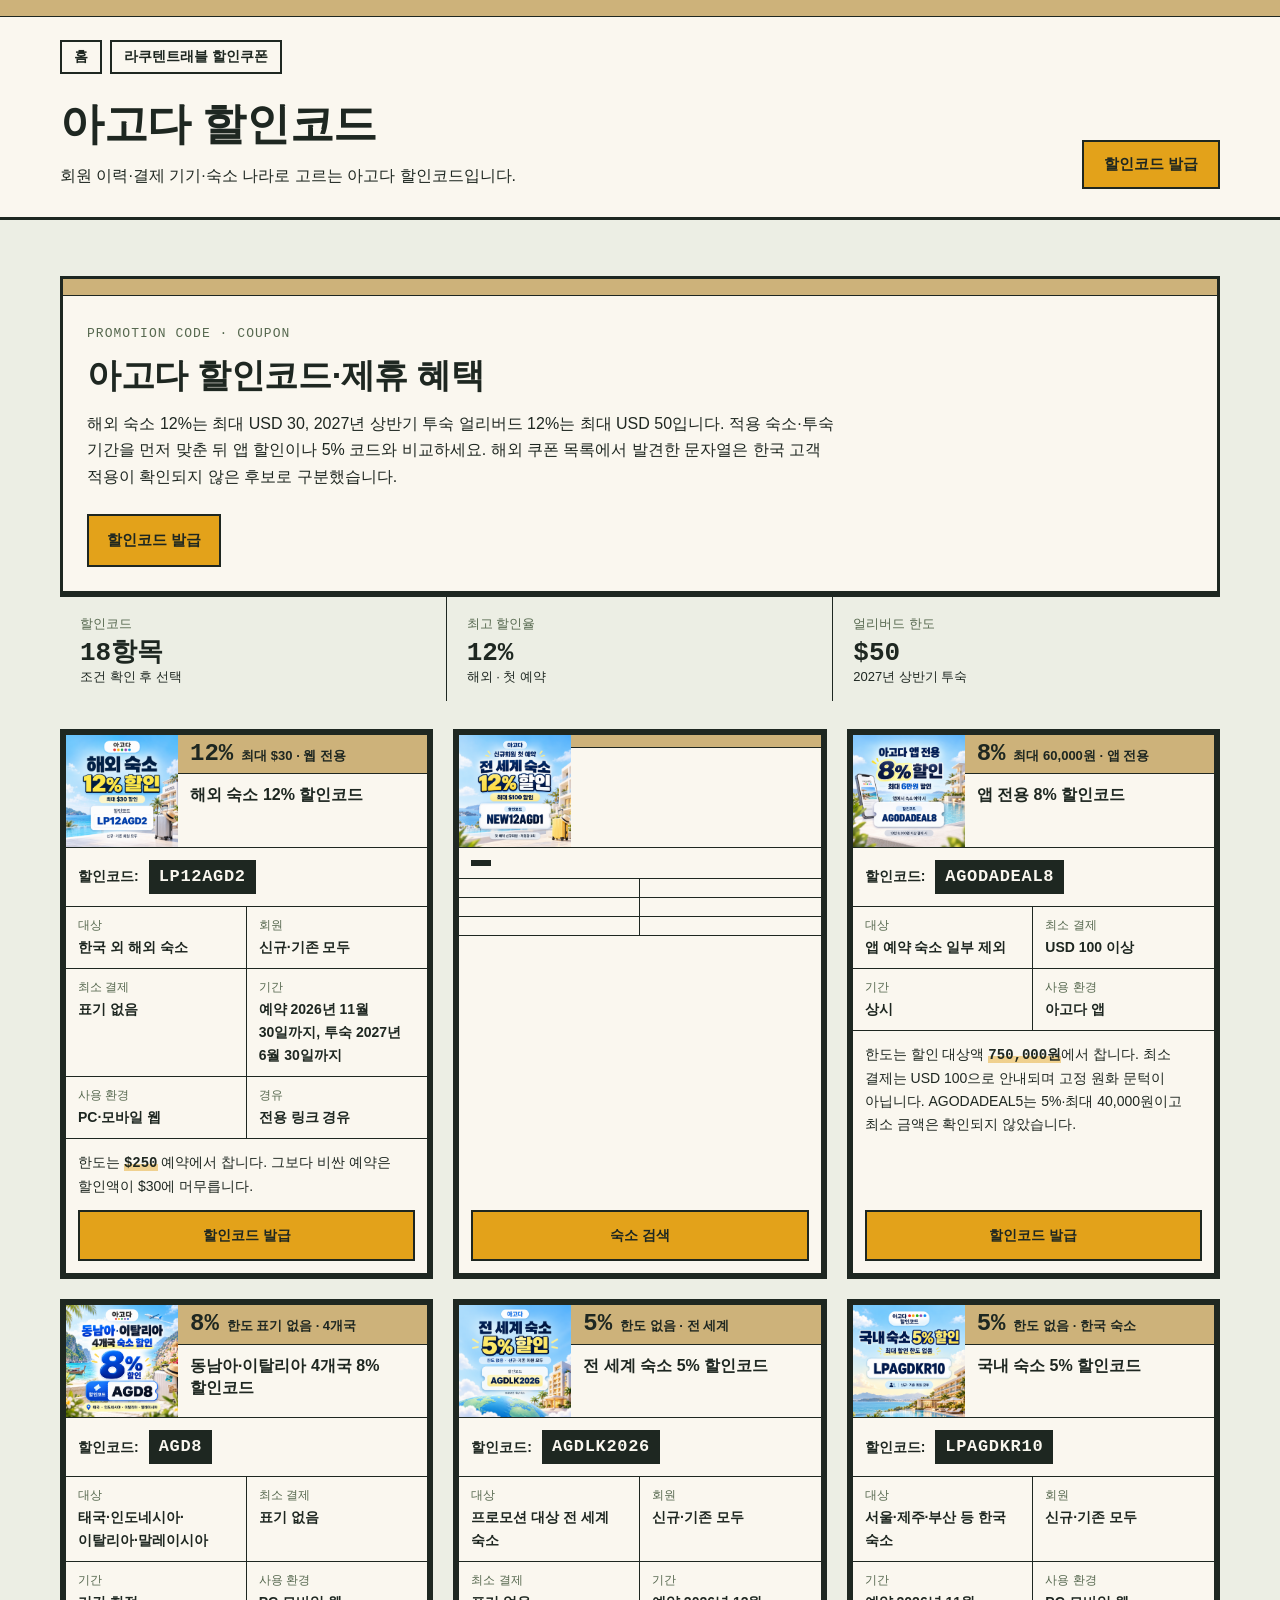
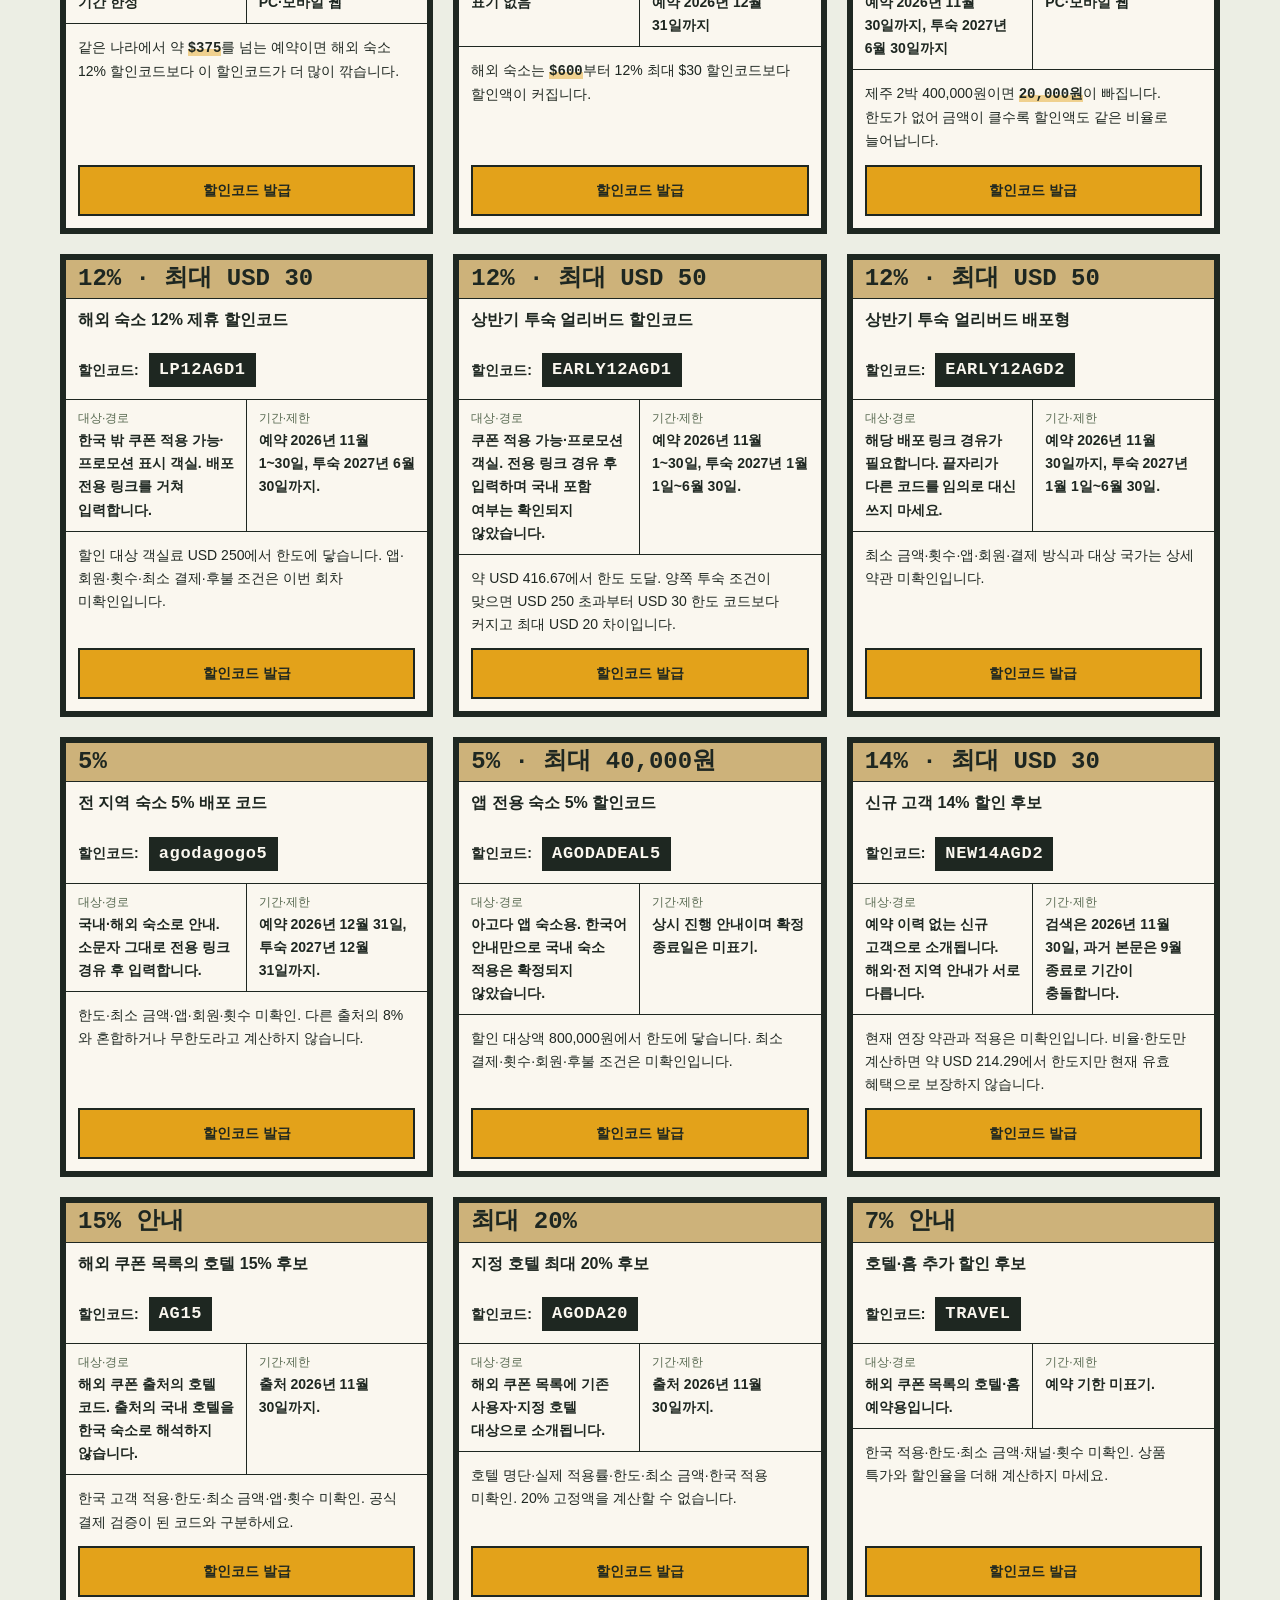
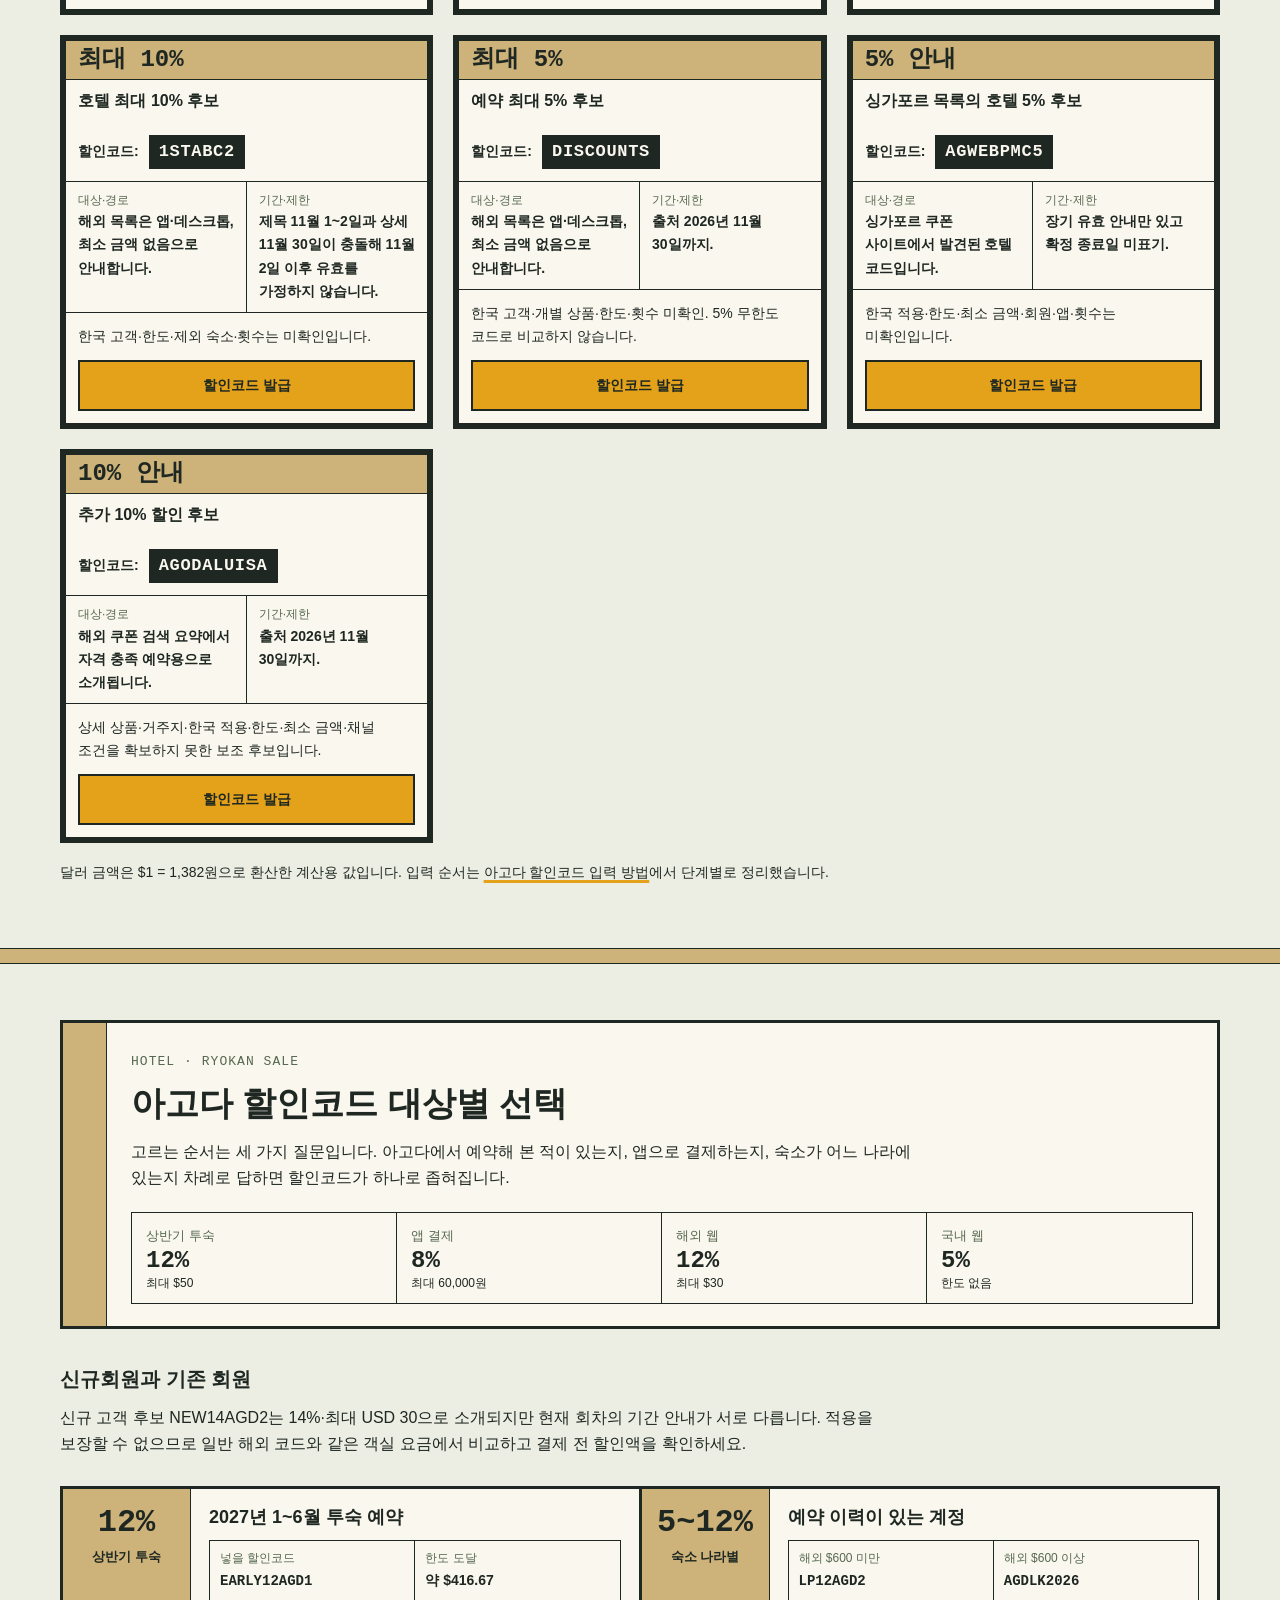
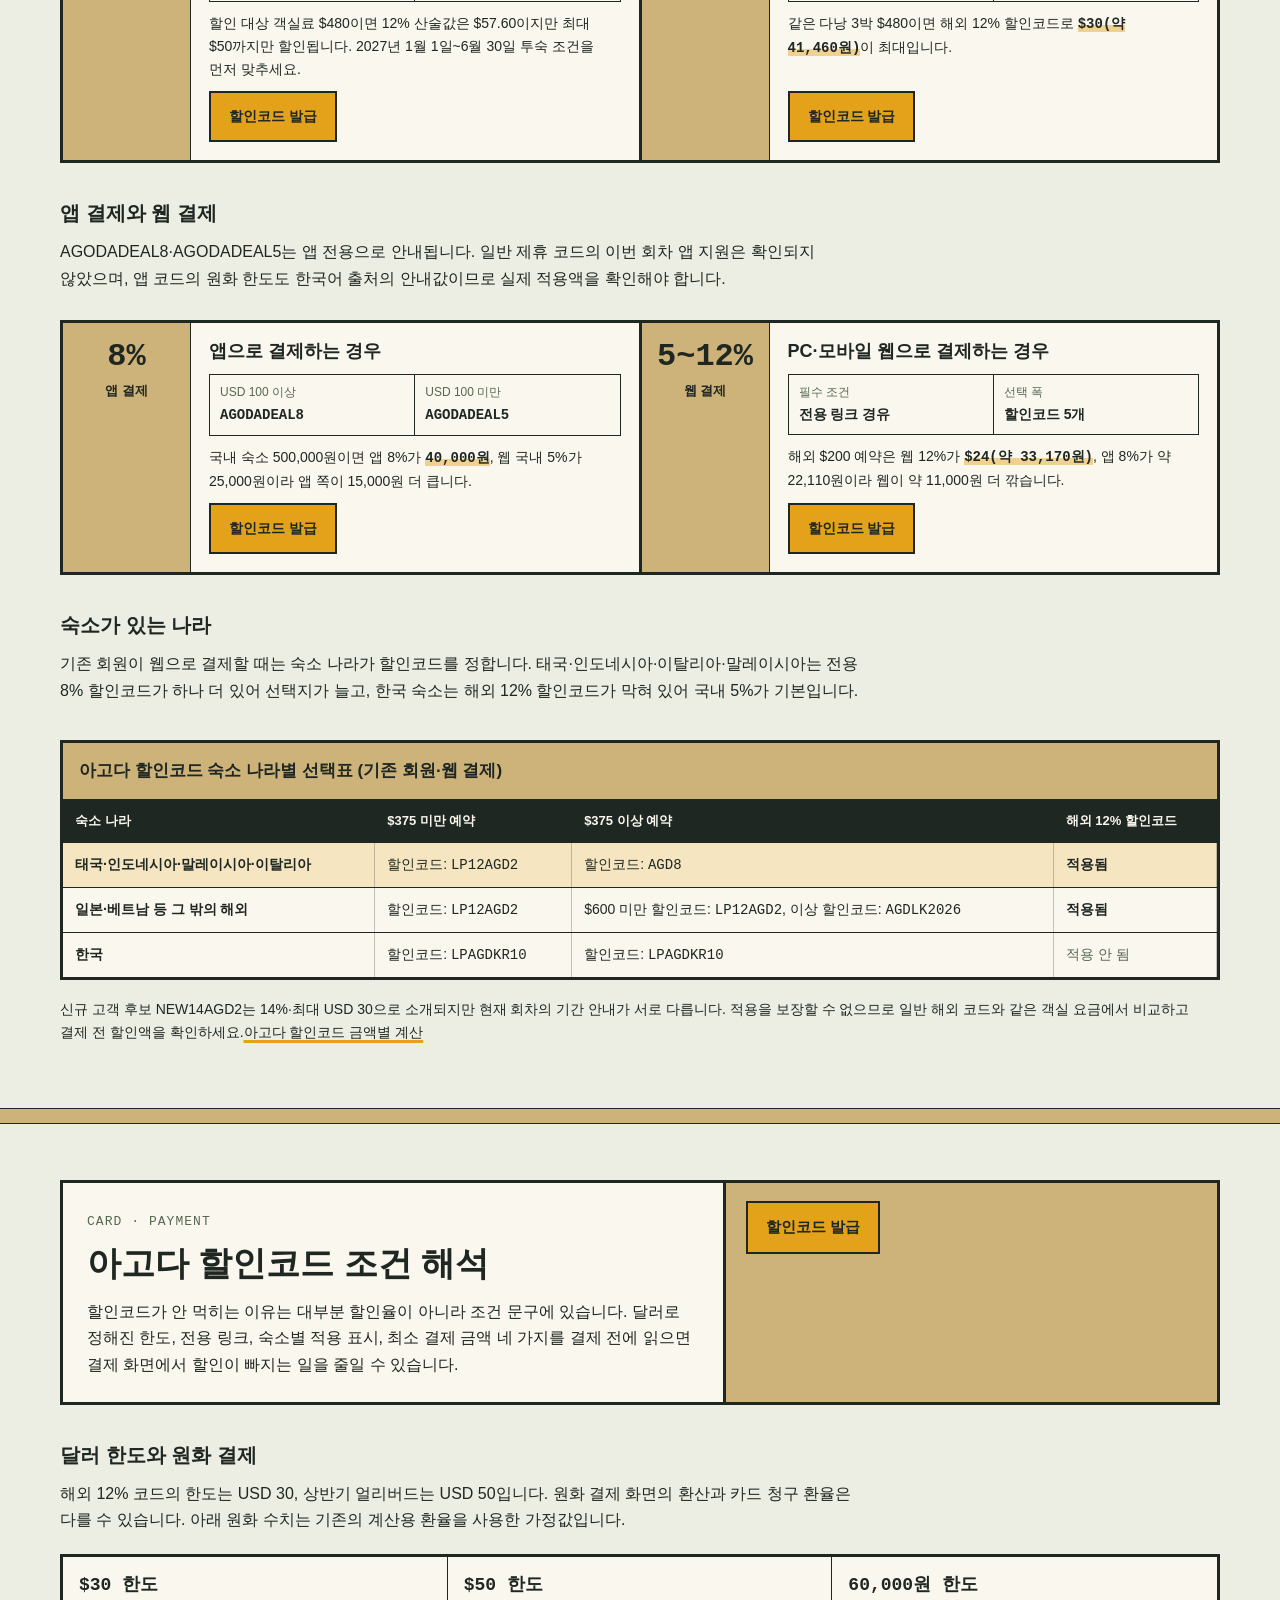
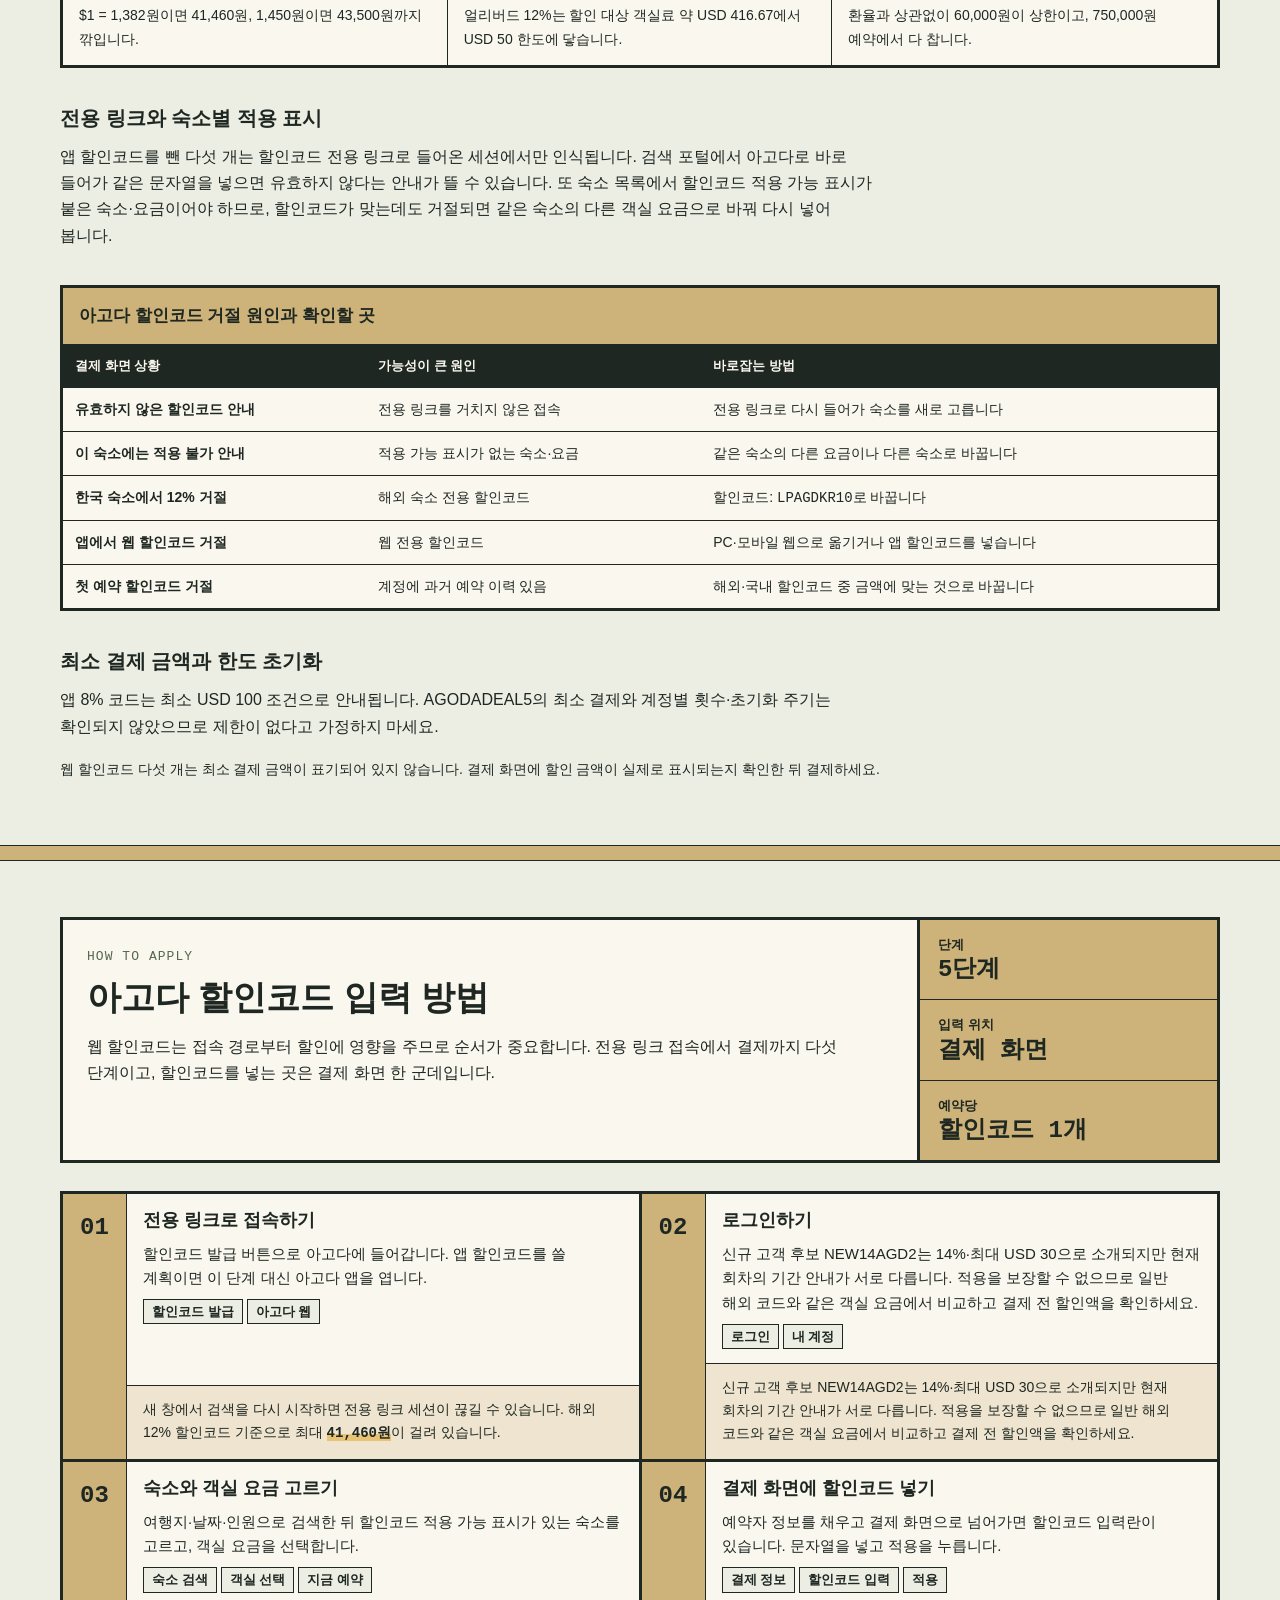
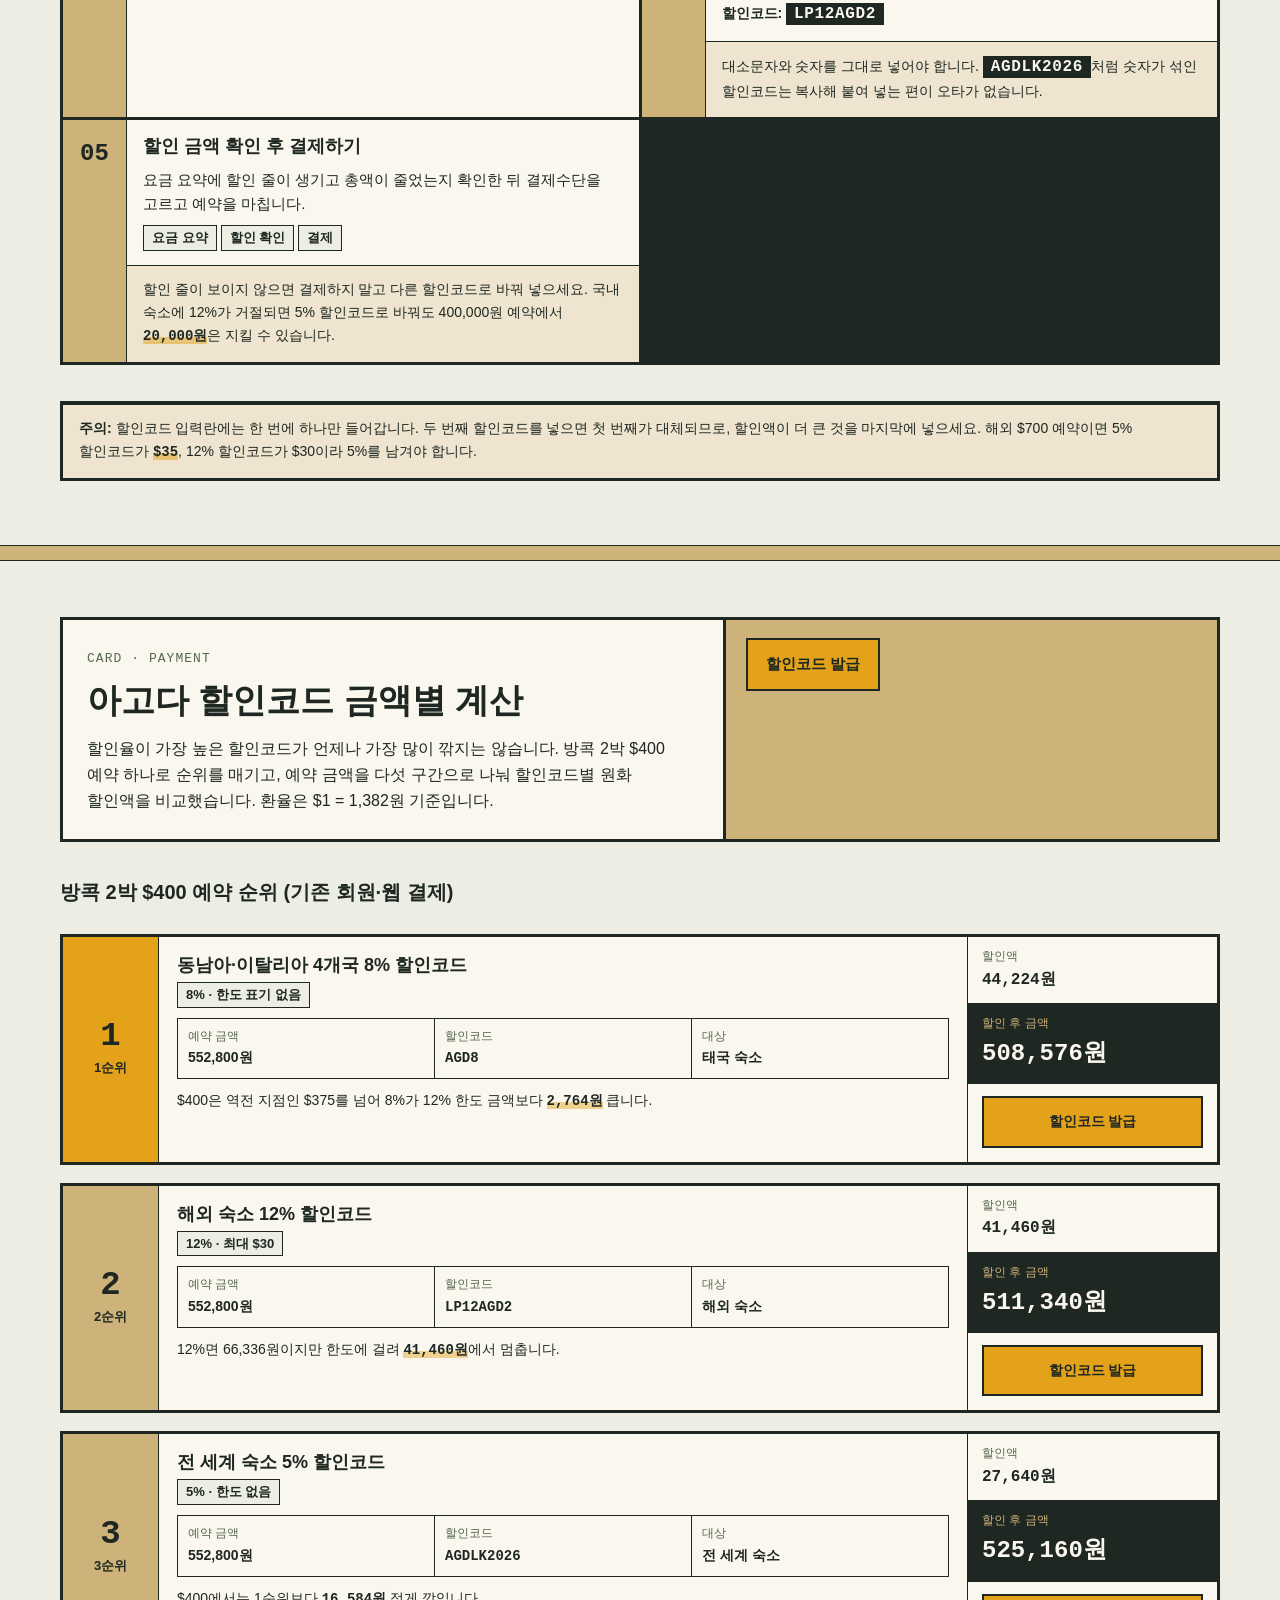
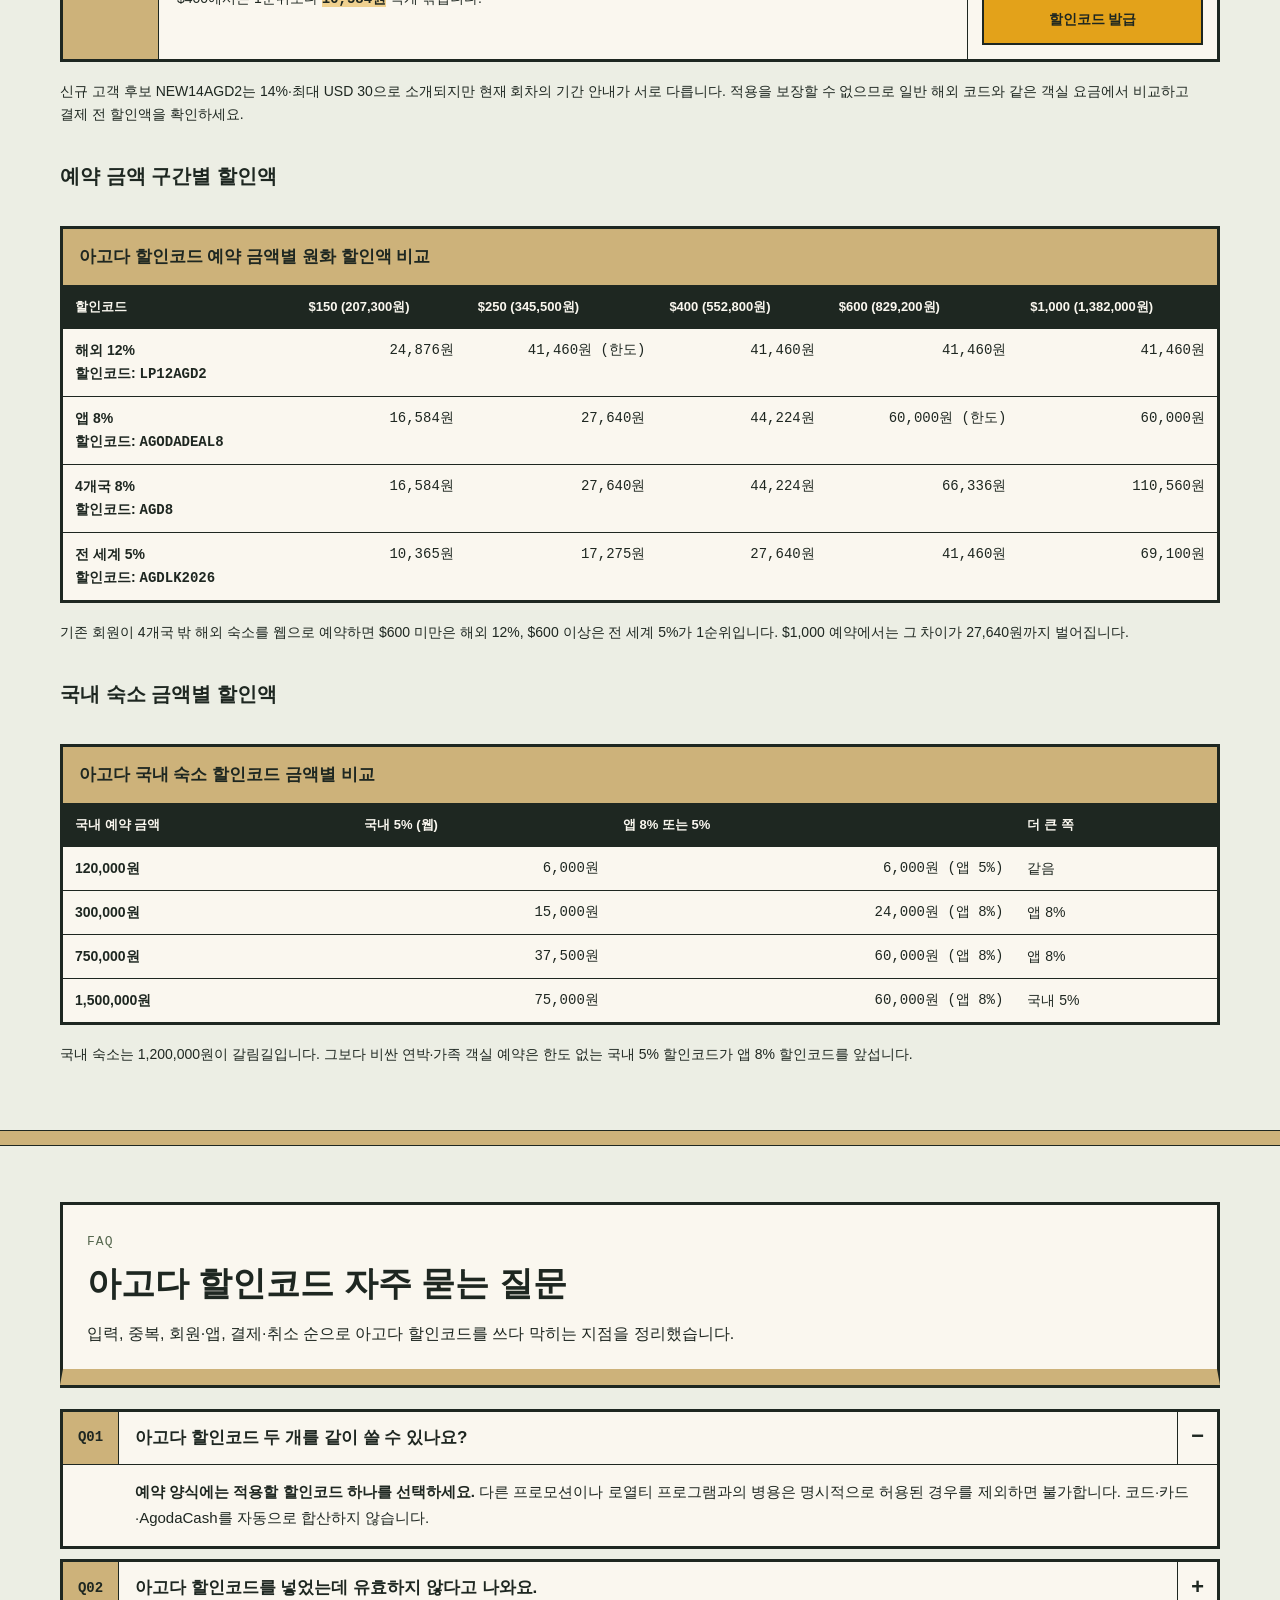
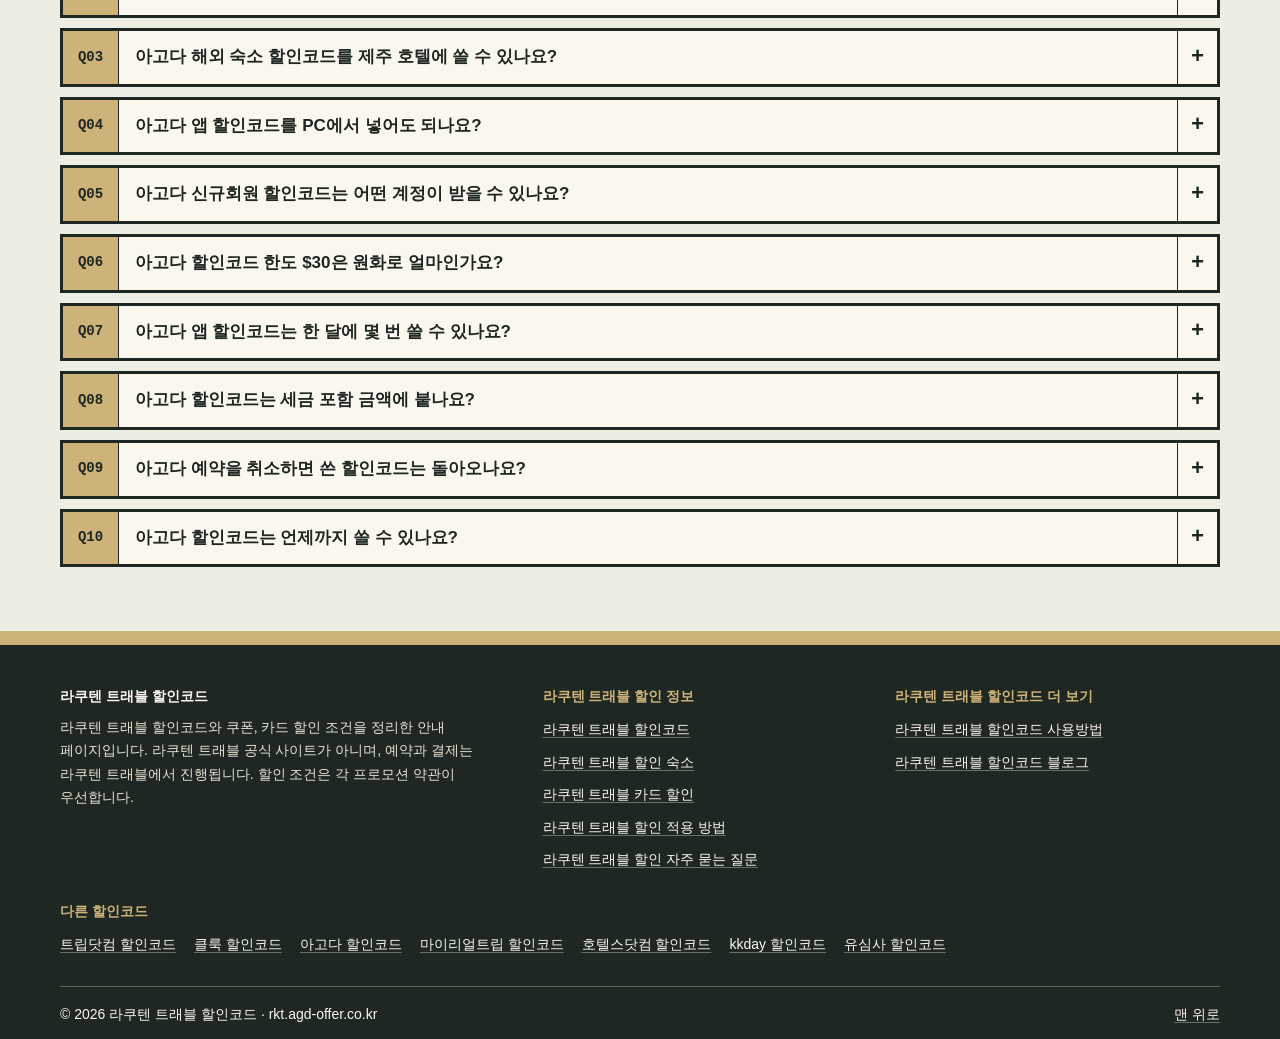
<file: agoda/index.html>
<!DOCTYPE html>
<html lang="ko">
<head>
<meta charset="UTF-8">
<meta name="viewport" content="width=device-width, initial-scale=1.0">
<title>아고다 할인코드</title>
<meta name="description" content="아고다 일반·얼리버드·앱 할인코드와 해외 쿠폰 후보의 대상, 한도, 예약 기간을 비교합니다.">
<meta name="robots" content="index, follow">
<link rel="canonical" href="https://rkt.agd-offer.co.kr/agoda/">
<meta property="og:site_name" content="라쿠텐 트래블 할인코드">
<meta property="og:locale" content="ko_KR">
<meta property="og:type" content="website">
<meta property="og:title" content="아고다 할인코드">
<meta property="og:description" content="아고다 일반·얼리버드·앱 할인코드와 해외 쿠폰 후보의 대상, 한도, 예약 기간을 비교합니다.">
<meta property="og:url" content="https://rkt.agd-offer.co.kr/agoda/">
<meta name="twitter:card" content="summary">
<meta name="twitter:title" content="아고다 할인코드">
<meta name="twitter:description" content="아고다 일반·얼리버드·앱 할인코드와 해외 쿠폰 후보의 대상, 한도, 예약 기간을 비교합니다.">
<script type="application/ld+json">{"@context":"https://schema.org","@graph":[{"@type":"WebPage","@id":"https://rkt.agd-offer.co.kr/agoda/#webpage","url":"https://rkt.agd-offer.co.kr/agoda/","name":"아고다 할인코드","inLanguage":"ko-KR","description":"아고다 해외·국내·앱·상반기 얼리버드 할인코드의 한도와 적용 조건을 비교합니다.","breadcrumb":{"@id":"https://rkt.agd-offer.co.kr/agoda/#breadcrumb"}},{"@type":"BreadcrumbList","@id":"https://rkt.agd-offer.co.kr/agoda/#breadcrumb","itemListElement":[{"@type":"ListItem","position":1,"name":"홈","item":"https://rkt.agd-offer.co.kr/"},{"@type":"ListItem","position":2,"name":"아고다 할인코드","item":"https://rkt.agd-offer.co.kr/agoda/"}]},{"@type":"ItemList","name":"아고다 할인코드·제휴 혜택","itemListElement":[{"@type":"ListItem","position":1,"name":"해외 숙소 12% 할인코드","url":"https://rkt.agd-offer.co.kr/agoda/#ag-c01"},{"@type":"ListItem","position":2,"name":"앱 전용 8% 할인코드","url":"https://rkt.agd-offer.co.kr/agoda/#ag-c03"},{"@type":"ListItem","position":3,"name":"동남아·이탈리아 4개국 8% 할인코드","url":"https://rkt.agd-offer.co.kr/agoda/#ag-c04"},{"@type":"ListItem","position":4,"name":"전 세계 숙소 5% 할인코드","url":"https://rkt.agd-offer.co.kr/agoda/#ag-c05"},{"@type":"ListItem","position":5,"name":"국내 숙소 5% 할인코드","url":"https://rkt.agd-offer.co.kr/agoda/#ag-c06"},{"@type":"ListItem","position":6,"name":"해외 숙소 12% 제휴 할인코드","url":"https://rkt.agd-offer.co.kr/agoda/#offer-added-1"},{"@type":"ListItem","position":7,"name":"상반기 투숙 얼리버드 할인코드","url":"https://rkt.agd-offer.co.kr/agoda/#offer-added-2"},{"@type":"ListItem","position":8,"name":"상반기 투숙 얼리버드 배포형","url":"https://rkt.agd-offer.co.kr/agoda/#offer-added-3"},{"@type":"ListItem","position":9,"name":"전 지역 숙소 5% 배포 코드","url":"https://rkt.agd-offer.co.kr/agoda/#offer-added-4"},{"@type":"ListItem","position":10,"name":"앱 전용 숙소 5% 할인코드","url":"https://rkt.agd-offer.co.kr/agoda/#offer-added-5"},{"@type":"ListItem","position":11,"name":"신규 고객 14% 할인 후보","url":"https://rkt.agd-offer.co.kr/agoda/#offer-added-6"},{"@type":"ListItem","position":12,"name":"해외 쿠폰 목록의 호텔 15% 후보","url":"https://rkt.agd-offer.co.kr/agoda/#offer-added-7"},{"@type":"ListItem","position":13,"name":"지정 호텔 최대 20% 후보","url":"https://rkt.agd-offer.co.kr/agoda/#offer-added-8"},{"@type":"ListItem","position":14,"name":"호텔·홈 추가 할인 후보","url":"https://rkt.agd-offer.co.kr/agoda/#offer-added-9"},{"@type":"ListItem","position":15,"name":"호텔 최대 10% 후보","url":"https://rkt.agd-offer.co.kr/agoda/#offer-added-10"},{"@type":"ListItem","position":16,"name":"예약 최대 5% 후보","url":"https://rkt.agd-offer.co.kr/agoda/#offer-added-11"},{"@type":"ListItem","position":17,"name":"싱가포르 목록의 호텔 5% 후보","url":"https://rkt.agd-offer.co.kr/agoda/#offer-added-12"},{"@type":"ListItem","position":18,"name":"추가 10% 할인 후보","url":"https://rkt.agd-offer.co.kr/agoda/#offer-added-13"}],"numberOfItems":18},{"@type":"HowTo","name":"아고다 할인코드 입력 방법","step":[{"@type":"HowToStep","position":1,"name":"전용 링크로 접속하기","text":"할인코드 발급 버튼으로 아고다에 들어갑니다. 앱 할인코드는 아고다 앱을 엽니다."},{"@type":"HowToStep","position":2,"name":"로그인하기","text":"신규회원 할인코드는 가입 후, 기존 회원은 평소 계정으로 로그인합니다."},{"@type":"HowToStep","position":3,"name":"숙소와 객실 요금 고르기","text":"할인코드 적용 가능 표시가 있는 숙소와 객실 요금을 선택합니다."},{"@type":"HowToStep","position":4,"name":"결제 화면에 할인코드 넣기","text":"결제 화면의 할인코드 입력란에 문자열을 넣고 적용을 누릅니다."},{"@type":"HowToStep","position":5,"name":"할인 금액 확인 후 결제하기","text":"요금 요약에 할인 줄이 생겼는지 확인한 뒤 결제합니다."}]},{"@type":"FAQPage","mainEntity":[{"@type":"Question","name":"아고다 할인코드 두 개를 같이 쓸 수 있나요?","acceptedAnswer":{"@type":"Answer","text":"예약 양식에는 적용할 할인코드 하나를 선택하세요. 다른 프로모션이나 로열티 프로그램과의 병용은 명시적으로 허용된 경우를 제외하면 불가합니다. 코드·카드·AgodaCash를 자동으로 합산하지 않습니다."}},{"@type":"Question","name":"아고다 할인코드를 넣었는데 유효하지 않다고 나와요.","acceptedAnswer":{"@type":"Answer","text":"대부분 접속 경로나 숙소 조건 문제입니다. 웹 할인코드는 전용 링크를 거친 세션에서만 인식됩니다. 전용 링크로 다시 들어가 숙소를 새로 고른 뒤에도 안 되면, 할인코드 적용 가능 표시가 없는 요금일 가능성이 큽니다."}},{"@type":"Question","name":"아고다 해외 숙소 할인코드를 제주 호텔에 쓸 수 있나요?","acceptedAnswer":{"@type":"Answer","text":"LP12AGD1·LP12AGD2는 한국 밖 숙소용입니다. 국내 숙소는 LPAGDKR10의 5%·한도 없음 조건을 확인하세요. 앱 코드와 얼리버드의 국내 포함 여부는 확인되지 않아 국내 적용을 보장하지 않습니다."}},{"@type":"Question","name":"아고다 앱 할인코드를 PC에서 넣어도 되나요?","acceptedAnswer":{"@type":"Answer","text":"적용되지 않습니다. 앱 8%·5% 할인코드는 아고다 앱 결제 화면에서만 할인이 들어갑니다. 반대로 전용 링크 할인코드는 앱에서 거절되니 결제할 기기에 맞춰 고릅니다."}},{"@type":"Question","name":"아고다 신규회원 할인코드는 어떤 계정이 받을 수 있나요?","acceptedAnswer":{"@type":"Answer","text":"신규 고객 후보는 예약 이력이 없는 고객으로 소개됩니다. NEW14AGD2의 현재 연장 약관과 대상 지역은 출처가 달라 결제 전 확인이 필요합니다. 종료된 신규 할인코드의 한도나 조건을 옮기지 마세요."}},{"@type":"Question","name":"아고다 할인코드 한도 $30은 원화로 얼마인가요?","acceptedAnswer":{"@type":"Answer","text":"결제 시점 환율로 바뀝니다. $1 = 1,382원이면 41,460원 이고, 환율이 오르면 원화 한도도 커집니다. 앱 할인코드만 원화 60,000원으로 고정입니다."}},{"@type":"Question","name":"아고다 앱 할인코드는 한 달에 몇 번 쓸 수 있나요?","acceptedAnswer":{"@type":"Answer","text":"공통 횟수와 초기화 주기는 확인되지 않았습니다. 계정의 쿠폰 상세와 예약 화면에 표시되는 조건을 확인하세요."}},{"@type":"Question","name":"아고다 할인코드는 세금 포함 금액에 붙나요?","acceptedAnswer":{"@type":"Answer","text":"별도 명시가 없으면 현지 세금·서비스 수수료·추가 요금은 할인 대상에서 빠집니다. 할인 대상 객실료를 B, 별도 비용을 T라고 하면 최종액은 B−할인액+T입니다. 예를 들어 B=USD 240, T=USD 36이면 12% 할인 후 USD 247.20입니다."}},{"@type":"Question","name":"아고다 예약을 취소하면 쓴 할인코드는 돌아오나요?","acceptedAnswer":{"@type":"Answer","text":"재사용 가능 여부는 각 쿠폰 상세를 확인해야 합니다. 일반 코드와 앱 코드의 취소 후 복원 조건은 이번 자료에서 확인되지 않았습니다. 무료 취소 가능 여부와 쿠폰 복원은 별개의 조건입니다."}},{"@type":"Question","name":"아고다 할인코드는 언제까지 쓸 수 있나요?","acceptedAnswer":{"@type":"Answer","text":"예약 마감과 투숙 기한을 따로 확인하세요. LP12AGD1·LP12AGD2·LPAGDKR10은 2026년 11월 30일까지 예약하고 2027년 6월 30일까지 투숙하는 안내입니다. 얼리버드는 같은 예약 마감에 2027년 1~6월 투숙 조건이 추가됩니다. 앱 코드는 확정 종료일 미표기입니다."}}]}]}</script>
<style>
html{scroll-behavior:smooth}
body{margin:0;background:#ECEEE4;color:#1E2721;font-family:-apple-system,BlinkMacSystemFont,"Apple SD Gothic Neo","Pretendard","Noto Sans KR",sans-serif;-webkit-text-size-adjust:100%}
.rx :where(h1,p,dl,dt,dd,ul,li){margin:0;padding:0}
.rx :where(*,*::before,*::after){box-sizing:border-box}
.rx-top{background:#FAF7EF;border-bottom:3px solid #1E2721;position:relative;padding:40px 16px 28px;word-break:keep-all}
.rx-top::before{content:"";position:absolute;left:0;right:0;top:0;height:16px;background:#CDB27A;border-bottom:1px solid #1E2721}
.rx-inner{max-width:1160px;margin:0 auto}
.rx-top-grid{display:grid;grid-template-columns:minmax(0,1fr) auto;gap:24px;align-items:end}
.rx-top h1{font-size:clamp(28px,5vw,44px);line-height:1.2;font-weight:800;letter-spacing:-.01em}
.rx-desc{margin-top:12px;font-size:16px;line-height:1.65;max-width:720px}
.rx-stats{display:grid;grid-template-columns:repeat(4,minmax(0,1fr));margin-top:20px;border:3px solid #1E2721;max-width:720px}
.rx-stats>div{padding:10px 14px;border-right:1px solid #1E2721}
.rx-stats>div:last-child{border-right:0}
.rx-stats dt{font-size:12px;color:#56684F}
.rx-stats dd{font-family:ui-monospace,SFMono-Regular,Menlo,Consolas,monospace;font-size:24px;font-weight:800;line-height:1.2}
.rx-cta{display:inline-block;background:#E3A21A;color:#1E2721;font-weight:800;font-size:15px;padding:13px 20px;border:2px solid #1E2721;text-decoration:none;text-align:center;white-space:nowrap}
.rx-cta:hover,.rx-cta:focus-visible{background:#1E2721;color:#FAF7EF}
.rx-nav{position:sticky;top:0;z-index:20;background:#1E2721;border-bottom:3px solid #CDB27A}
.rx-nav .rx-inner{display:flex;align-items:center;gap:8px;padding:0 16px}
.rx-nav ul{margin:0;padding:0;list-style:none;display:flex;gap:2px;overflow-x:auto;scrollbar-width:none;flex:1;min-width:0}
.rx-nav ul::-webkit-scrollbar{display:none}
.rx-nav a{display:block;color:#FAF7EF;text-decoration:none;font-size:14px;font-weight:700;padding:14px 12px;white-space:nowrap}
.rx-nav a:hover,.rx-nav a:focus-visible{color:#E3A21A}
.rx-nav .rx-navcta{background:#E3A21A;color:#1E2721;padding:8px 12px;border:2px solid #FAF7EF;flex:none}
.rx-nav .rx-navcta:hover,.rx-nav .rx-navcta:focus-visible{background:#FAF7EF;color:#1E2721}
.rx-sep{height:14px;background:#CDB27A;border-top:1px solid #1E2721;border-bottom:1px solid #1E2721}
.rx-foot{background:#1E2721;color:#FAF7EF;padding:40px 16px 28px;border-top:14px solid #CDB27A;word-break:keep-all;line-height:1.65}
.rx-foot-grid{display:grid;grid-template-columns:minmax(0,1.4fr) minmax(0,1fr) minmax(0,1fr);gap:28px}
.rx-foot-name{font-size:20px;font-weight:800}
.rx-foot p{font-size:14px}
.rx-foot-name+p{margin-top:8px;color:#E6E2D3}
.rx-foot-title{font-size:13px;font-weight:800;color:#CDB27A;margin-bottom:8px}
.rx-foot ul{list-style:none;display:grid;gap:6px}
.rx-foot a{color:#FAF7EF;font-size:14px;text-decoration:underline;text-decoration-color:rgba(250,247,239,.35);text-underline-offset:3px}
.rx-foot a:hover,.rx-foot a:focus-visible{text-decoration-color:#E3A21A}
.rx-pages{margin-bottom:22px}
.rx-pages ul{list-style:none;display:flex;gap:8px;overflow-x:auto;scrollbar-width:none;padding-bottom:2px}
.rx-pages ul::-webkit-scrollbar{display:none}
.rx-pages a{display:block;white-space:nowrap;font-size:14px;font-weight:700;color:#1E2721;background:#FAF7EF;border:2px solid #1E2721;padding:6px 12px;text-decoration:none}
.rx-pages a:hover,.rx-pages a:focus-visible{background:#E3A21A;color:#1E2721}
.rx-pages a[aria-current="page"]{background:#1E2721;color:#FAF7EF}
.rx-foot-more{margin-top:28px}
.rx-foot-more ul{display:flex;flex-wrap:wrap;gap:6px 18px}
.rx-foot-bottom{display:flex;justify-content:space-between;gap:12px;flex-wrap:wrap;margin-top:28px;padding-top:16px;border-top:1px solid rgba(250,247,239,.3);font-size:13px}
@media (max-width:760px){
.rx-top{padding:32px 16px 22px}
.rx-top-grid{grid-template-columns:1fr;gap:16px}
.rx-stats{grid-template-columns:repeat(2,minmax(0,1fr))}
.rx-stats>div:nth-child(2){border-right:0}
.rx-stats>div:nth-child(-n+2){border-bottom:1px solid #1E2721}
.rx-cta{display:block}
.rx-nav .rx-inner{padding:0 0 0 8px}
.rx-nav .rx-navcta{margin-right:8px;font-size:13px}
.rx-foot-grid{grid-template-columns:1fr;gap:22px}
}
</style>
<style>
.rc :where(h2,h3,p,dl,dt,dd,figure,table,caption,th,td,ul,li){margin:0;padding:0}
.rc :where(*,*::before,*::after){box-sizing:border-box}
.rc{--rc-bg:#ECEEE4;--rc-ink:#1E2721;--rc-paper:#FAF7EF;--rc-kraft:#CDB27A;--rc-moss:#56684F;--rc-point:#E3A21A;background:var(--rc-bg);color:var(--rc-ink);font-family:-apple-system,BlinkMacSystemFont,"Apple SD Gothic Neo","Pretendard","Noto Sans KR",sans-serif;line-height:1.65;word-break:keep-all;padding:56px 16px 64px;scroll-margin-top:72px}
.rc-wrap{max-width:1160px;margin:0 auto}
.rc-head{border:3px solid var(--rc-ink);background:var(--rc-paper);display:grid;grid-template-columns:1fr;position:relative}
.rc-head::before{content:"";position:absolute;left:0;right:0;top:0;height:16px;background:var(--rc-kraft);border-bottom:1px solid var(--rc-ink)}
.rc-intro{padding:44px 24px 24px}
.rc-intro::before{content:"PROMOTION CODE · COUPON";display:block;font-family:ui-monospace,SFMono-Regular,Menlo,Consolas,monospace;font-size:13px;letter-spacing:.08em;color:var(--rc-moss);margin-bottom:8px}
.rc h2{font-size:clamp(24px,4vw,34px);line-height:1.3;font-weight:800;letter-spacing:-.01em}
.rc-lead{margin-top:14px;font-size:16px;max-width:760px}
.rc-lead a,.rc-note a{color:var(--rc-ink);text-decoration:underline;text-decoration-color:var(--rc-point);text-decoration-thickness:3px;text-underline-offset:3px}
.rc-stats{display:grid;grid-template-columns:repeat(3,1fr);border-top:3px solid var(--rc-ink)}
.rc-stats>div{padding:16px 20px;border-right:1px solid var(--rc-ink)}
.rc-stats>div:last-child{border-right:0}
.rc-stats dt{font-size:13px;color:var(--rc-moss)}
.rc-stats dd{font-family:ui-monospace,SFMono-Regular,Menlo,Consolas,monospace;font-size:26px;font-weight:700;line-height:1.2;margin-top:4px}
.rc-stats dd small{font-family:-apple-system,BlinkMacSystemFont,"Apple SD Gothic Neo","Noto Sans KR",sans-serif;font-size:13px;font-weight:500;display:block;color:var(--rc-ink)}
.rc-headcta{display:flex;flex-wrap:wrap;gap:12px;align-items:center;padding:0 24px 24px}
.rc-btn{display:inline-block;background:var(--rc-point);color:var(--rc-ink);font-weight:800;font-size:15px;padding:12px 18px;border:2px solid var(--rc-ink);text-decoration:none}
.rc-btn:hover,.rc-btn:focus-visible{background:var(--rc-ink);color:var(--rc-paper)}
.rc-list{list-style:none;display:grid;grid-template-columns:repeat(3,minmax(0,1fr));gap:20px;margin-top:28px}
.rc-card{background:var(--rc-ink);padding:6px;display:flex;flex-direction:column;height:100%}
.rc-box{background:var(--rc-paper);display:flex;flex-direction:column;flex:1}
.rc-top{display:grid;grid-template-columns:112px 1fr;border-bottom:1px solid var(--rc-ink)}
.rc-thumb{border-right:1px solid var(--rc-ink);background:var(--rc-kraft)}
.rc-thumb img{display:block;width:112px;height:112px;object-fit:cover;color:transparent;font-size:0}
.rc-title{display:flex;flex-direction:column}
.rc-band{background:var(--rc-kraft);border-bottom:1px solid var(--rc-ink);padding:6px 12px;display:flex;align-items:baseline;gap:8px;flex-wrap:wrap}
.rc-rate{font-family:ui-monospace,SFMono-Regular,Menlo,Consolas,monospace;font-size:24px;font-weight:800;line-height:1.1}
.rc-cap{font-size:13px;font-weight:600}
.rc h3{font-size:16px;line-height:1.4;font-weight:800;padding:10px 12px}
.rc-code{display:flex;flex-wrap:wrap;align-items:center;gap:6px 10px;padding:12px;border-bottom:1px solid var(--rc-ink);font-size:14px;font-weight:700}
.rc code{font-family:ui-monospace,SFMono-Regular,Menlo,Consolas,monospace;font-size:17px;font-weight:800;background:var(--rc-ink);color:var(--rc-paper);padding:3px 10px;user-select:all;-webkit-user-select:all;word-break:break-all;letter-spacing:.04em}
.rc-get{padding:12px;border-bottom:1px solid var(--rc-ink);font-size:14px}
.rc-get b{font-weight:700}
.rc-grid{display:grid;grid-template-columns:1fr 1fr}
.rc-grid>div{padding:9px 12px;border-bottom:1px solid var(--rc-ink)}
.rc-grid>div:nth-child(odd){border-right:1px solid var(--rc-ink)}
.rc-grid dt{font-size:12px;color:var(--rc-moss)}
.rc-grid dd{font-size:14px;font-weight:600}
.rc-calc{padding:12px;font-size:14px;flex:1}
.rc-calc strong{font-family:ui-monospace,SFMono-Regular,Menlo,Consolas,monospace;font-weight:800;background:linear-gradient(transparent 58%,rgba(227,162,26,.45) 58%)}
.rc-card .rc-btn{display:block;text-align:center;margin:0 12px 12px;font-size:14px}
.rc-tablewrap{margin-top:36px;border:3px solid var(--rc-ink);background:var(--rc-paper)}
.rc table{width:100%;border-collapse:collapse;font-size:14px}
.rc caption{text-align:left;font-weight:800;font-size:17px;padding:14px 16px;background:var(--rc-kraft);border-bottom:1px solid var(--rc-ink)}
.rc th,.rc td{border-bottom:1px solid var(--rc-ink);padding:10px 12px;text-align:left;vertical-align:top}
.rc thead th{font-size:13px;color:var(--rc-paper);background:var(--rc-ink);font-weight:700}
.rc tbody th{font-weight:800}
.rc tbody tr:last-child th,.rc tbody tr:last-child td{border-bottom:0}
.rc td.rc-num{font-family:ui-monospace,SFMono-Regular,Menlo,Consolas,monospace;white-space:nowrap}
.rc-top1{display:inline-block;margin-left:4px;font-family:-apple-system,BlinkMacSystemFont,"Apple SD Gothic Neo","Noto Sans KR",sans-serif;font-size:12px;font-weight:800;background:var(--rc-point);border:1px solid var(--rc-ink);padding:0 5px}
.rc th .rc-tcode{display:block;margin-top:4px;font-size:13px;font-weight:700}
.rc th .rc-tcode code{font-size:14px;white-space:nowrap;word-break:normal}
.rc thead th:first-child{width:190px}
.rc-note{margin-top:18px;font-size:14px;color:var(--rc-ink)}
@media (max-width:1000px){.rc-list{grid-template-columns:repeat(2,minmax(0,1fr))}}
@media (max-width:760px){
.rc{padding:40px 16px 48px}
.rc-intro{padding:38px 16px 18px}
.rc-headcta{padding:0 16px 18px}
.rc-stats{grid-template-columns:1fr}
.rc-stats>div{border-right:0;border-bottom:1px solid var(--rc-ink);padding:12px 16px}
.rc-stats>div:last-child{border-bottom:0}
.rc-list{grid-template-columns:1fr}
.rc table,.rc tbody,.rc tr,.rc th,.rc td,.rc caption{display:block;width:100%}
.rc thead{position:absolute;width:1px;height:1px;overflow:hidden;clip:rect(0 0 0 0);white-space:nowrap}
.rc tbody tr{border-bottom:3px solid var(--rc-ink)}
.rc tbody tr:last-child{border-bottom:0}
.rc tbody th{background:var(--rc-kraft);border-bottom:1px solid var(--rc-ink)}
.rc td{display:grid;grid-template-columns:118px minmax(0,1fr);gap:10px;border-bottom:1px solid rgba(30,39,33,.25)}
.rc td::before{content:attr(data-label);font-family:-apple-system,BlinkMacSystemFont,"Apple SD Gothic Neo","Noto Sans KR",sans-serif;font-size:12px;font-weight:700;color:var(--rc-moss)}
.rc td.rc-num{white-space:normal}
.rc tbody tr td:last-child{border-bottom:0}
}
@media (max-width:360px){
.rc-top{grid-template-columns:88px 1fr}
.rc-thumb img{width:88px;height:88px}
.rc-grid{grid-template-columns:1fr}
.rc-grid>div:nth-child(odd){border-right:0}
.rc td{grid-template-columns:96px minmax(0,1fr)}
}
.rh :where(h2,h3,p,dl,dt,dd,table,caption,th,td,ul,li){margin:0;padding:0}
.rh :where(*,*::before,*::after){box-sizing:border-box}
.rh{--rh-bg:#ECEEE4;--rh-ink:#1E2721;--rh-paper:#FAF7EF;--rh-kraft:#CDB27A;--rh-moss:#56684F;--rh-point:#E3A21A;background:var(--rh-bg);color:var(--rh-ink);font-family:-apple-system,BlinkMacSystemFont,"Apple SD Gothic Neo","Pretendard","Noto Sans KR",sans-serif;line-height:1.65;word-break:keep-all;padding:56px 16px 64px;scroll-margin-top:72px}
.rh-wrap{max-width:1160px;margin:0 auto}
.rh-head{border:3px solid var(--rh-ink);background:var(--rh-paper);display:grid;grid-template-columns:44px minmax(0,1fr)}
.rh-head::before{content:"";background:var(--rh-kraft);border-right:1px solid var(--rh-ink)}
.rh-intro{padding:28px 24px 22px}
.rh-intro::before{content:"HOTEL · RYOKAN SALE";display:block;font-family:ui-monospace,SFMono-Regular,Menlo,Consolas,monospace;font-size:13px;letter-spacing:.08em;color:var(--rh-moss);margin-bottom:8px}
.rh h2{font-size:clamp(24px,4vw,34px);line-height:1.3;font-weight:800}
.rh-lead{margin-top:14px;font-size:16px;max-width:820px}
.rh-lead a,.rh-note a,.rh-body a{color:var(--rh-ink);text-decoration:underline;text-decoration-color:var(--rh-point);text-decoration-thickness:3px;text-underline-offset:3px}
.rh-stats{display:grid;grid-template-columns:repeat(4,minmax(0,1fr));margin-top:20px;border:1px solid var(--rh-ink)}
.rh-stats>div{padding:12px 14px;border-right:1px solid var(--rh-ink)}
.rh-stats>div:last-child{border-right:0}
.rh-stats dt{font-size:13px;color:var(--rh-moss)}
.rh-stats dd{font-family:ui-monospace,SFMono-Regular,Menlo,Consolas,monospace;font-size:24px;font-weight:800;line-height:1.25}
.rh-stats dd small{display:block;font-family:-apple-system,BlinkMacSystemFont,"Apple SD Gothic Neo","Noto Sans KR",sans-serif;font-size:12px;font-weight:500}
.rh-btn{display:inline-block;background:var(--rh-point);color:var(--rh-ink);font-weight:800;font-size:15px;padding:12px 18px;border:2px solid var(--rh-ink);text-decoration:none;text-align:center}
.rh-btn:hover,.rh-btn:focus-visible{background:var(--rh-ink);color:var(--rh-paper)}
.rh-intro .rh-btn{margin-top:18px}
.rh-list{list-style:none;display:grid;grid-template-columns:repeat(2,minmax(0,1fr));gap:0;margin-top:28px;border:3px solid var(--rh-ink);background:var(--rh-ink);gap:3px}
.rh-card{background:var(--rh-paper);display:grid;grid-template-columns:128px minmax(0,1fr);height:100%}
.rh-rate{background:var(--rh-kraft);border-right:1px solid var(--rh-ink);padding:16px 10px;display:flex;flex-direction:column;align-items:center;text-align:center}
.rh-rate b{font-family:ui-monospace,SFMono-Regular,Menlo,Consolas,monospace;font-size:32px;font-weight:800;line-height:1.1}
.rh-rate span{font-size:13px;font-weight:700;margin-top:6px}
.rh-body{padding:16px 18px 18px;display:flex;flex-direction:column;gap:10px}
.rh h3{font-size:18px;line-height:1.4;font-weight:800}
.rh-dl{display:grid;grid-template-columns:repeat(2,minmax(0,1fr));border-top:1px solid var(--rh-ink);border-left:1px solid var(--rh-ink)}
.rh-dl>div{padding:8px 10px;border-right:1px solid var(--rh-ink);border-bottom:1px solid var(--rh-ink)}
.rh-dl dt{font-size:12px;color:var(--rh-moss)}
.rh-dl dd{font-size:14px;font-weight:600}
.rh-calc{font-size:14px;flex:1}
.rh-calc strong{font-family:ui-monospace,SFMono-Regular,Menlo,Consolas,monospace;font-weight:800;background:linear-gradient(transparent 58%,rgba(227,162,26,.45) 58%)}
.rh-body .rh-btn{align-self:flex-start;font-size:14px}
.rh-tablewrap{margin-top:36px;border:3px solid var(--rh-ink);background:var(--rh-paper)}
.rh table{width:100%;border-collapse:collapse;font-size:14px}
.rh caption{text-align:left;font-weight:800;font-size:17px;padding:14px 16px;background:var(--rh-kraft);border-bottom:1px solid var(--rh-ink)}
.rh th,.rh td{border-bottom:1px solid var(--rh-ink);border-right:1px solid rgba(30,39,33,.25);padding:10px 12px;text-align:left;vertical-align:top}
.rh thead th{font-size:13px;color:var(--rh-paper);background:var(--rh-ink);font-weight:700}
.rh tbody th{font-weight:800;white-space:nowrap}
.rh tbody tr:last-child th,.rh tbody tr:last-child td{border-bottom:0}
.rh td.rh-on{font-weight:700}
.rh td.rh-off{color:var(--rh-moss)}
.rh td.rh-cnt{font-family:ui-monospace,SFMono-Regular,Menlo,Consolas,monospace;font-weight:800;white-space:nowrap}
.rh tr.rh-top th,.rh tr.rh-top td{background:rgba(227,162,26,.22)}
.rh-note{margin-top:18px;font-size:14px}
@media (max-width:1000px){.rh-list{grid-template-columns:1fr}.rh-stats{grid-template-columns:repeat(2,minmax(0,1fr))}.rh-stats>div:nth-child(2){border-right:0}.rh-stats>div:nth-child(-n+2){border-bottom:1px solid var(--rh-ink)}}
@media (max-width:760px){
.rh{padding:40px 16px 48px}
.rh-head{grid-template-columns:1fr}
.rh-head::before{height:16px;border-right:0;border-bottom:1px solid var(--rh-ink)}
.rh-intro{padding:20px 16px 18px}
.rh-card{grid-template-columns:1fr}
.rh-rate{flex-direction:row;gap:10px;align-items:baseline;border-right:0;border-bottom:1px solid var(--rh-ink);padding:10px 16px}
.rh-rate b{font-size:26px}
.rh-rate span{margin-top:0}
.rh-body{padding:14px 16px 16px}
.rh-body .rh-btn{align-self:stretch}
.rh-intro .rh-btn{display:block}
.rh table,.rh tbody,.rh tr,.rh th,.rh td,.rh caption{display:block;width:100%}
.rh thead{position:absolute;width:1px;height:1px;overflow:hidden;clip:rect(0 0 0 0);white-space:nowrap}
.rh tbody tr{border-bottom:3px solid var(--rh-ink)}
.rh tbody tr:last-child{border-bottom:0}
.rh tbody th{background:var(--rh-kraft);border-bottom:1px solid var(--rh-ink);border-right:0}
.rh tr.rh-top th{background:var(--rh-point)}
.rh td{display:grid;grid-template-columns:128px minmax(0,1fr);gap:10px;border-right:0;border-bottom:1px solid rgba(30,39,33,.25)}
.rh td::before{content:attr(data-label);font-size:12px;font-weight:700;color:var(--rh-moss)}
.rh tbody tr td:last-child{border-bottom:0}
}
@media (max-width:360px){
.rh-stats{grid-template-columns:1fr}
.rh-stats>div{border-right:0;border-bottom:1px solid var(--rh-ink)}
.rh-stats>div:last-child{border-bottom:0}
.rh-dl{grid-template-columns:1fr}
.rh td{grid-template-columns:100px minmax(0,1fr)}
}
.rk :where(h2,h3,p,dl,dt,dd,table,caption,th,td,ol,li){margin:0;padding:0}
.rk :where(*,*::before,*::after){box-sizing:border-box}
.rk{--rk-bg:#ECEEE4;--rk-ink:#1E2721;--rk-paper:#FAF7EF;--rk-kraft:#CDB27A;--rk-moss:#56684F;--rk-point:#E3A21A;background:var(--rk-bg);color:var(--rk-ink);font-family:-apple-system,BlinkMacSystemFont,"Apple SD Gothic Neo","Pretendard","Noto Sans KR",sans-serif;line-height:1.65;word-break:keep-all;padding:56px 16px 64px;scroll-margin-top:72px}
.rk-wrap{max-width:1160px;margin:0 auto}
.rk-head{display:grid;grid-template-columns:minmax(0,1.35fr) minmax(0,1fr);border:3px solid var(--rk-ink);background:var(--rk-paper)}
.rk-intro{padding:28px 24px 24px;border-right:3px solid var(--rk-ink)}
.rk-intro::before{content:"CARD · PAYMENT";display:block;font-family:ui-monospace,SFMono-Regular,Menlo,Consolas,monospace;font-size:13px;letter-spacing:.08em;color:var(--rk-moss);margin-bottom:8px}
.rk h2{font-size:clamp(24px,4vw,34px);line-height:1.3;font-weight:800}
.rk-lead{margin-top:14px;font-size:16px}
.rk-lead+.rk-lead{margin-top:10px}
.rk-lead a,.rk-note a,.rk tbody th a{color:var(--rk-ink);text-decoration:underline;text-decoration-color:var(--rk-point);text-decoration-thickness:3px;text-underline-offset:3px}
.rk-side{display:flex;flex-direction:column;background:var(--rk-kraft)}
.rk-stats{display:grid;grid-template-columns:1fr}
.rk-stats>div{padding:14px 20px;border-bottom:1px solid var(--rk-ink)}
.rk-stats dt{font-size:13px;font-weight:600}
.rk-stats dd{font-family:ui-monospace,SFMono-Regular,Menlo,Consolas,monospace;font-size:26px;font-weight:800;line-height:1.25}
.rk-stats dd small{display:block;font-family:-apple-system,BlinkMacSystemFont,"Apple SD Gothic Neo","Noto Sans KR",sans-serif;font-size:13px;font-weight:500}
.rk-stats .rk-best{background:var(--rk-ink);color:var(--rk-paper)}
.rk-stats .rk-best dd{color:var(--rk-point)}
.rk-side .rk-btn{margin:18px 20px 20px;align-self:flex-start}
.rk-btn{display:inline-block;background:var(--rk-point);color:var(--rk-ink);font-weight:800;font-size:15px;padding:12px 18px;border:2px solid var(--rk-ink);text-decoration:none;text-align:center}
.rk-btn:hover,.rk-btn:focus-visible{background:var(--rk-ink);color:var(--rk-paper)}
.rk-cur{display:grid;grid-template-columns:repeat(3,minmax(0,1fr));margin-top:20px;border:3px solid var(--rk-ink);background:var(--rk-paper)}
.rk-cur>div{padding:14px 16px;border-right:1px solid var(--rk-ink)}
.rk-cur>div:last-child{border-right:0}
.rk-cur dt{font-family:ui-monospace,SFMono-Regular,Menlo,Consolas,monospace;font-size:18px;font-weight:800}
.rk-cur dd{font-size:14px;margin-top:4px}
.rk-list{list-style:none;margin-top:28px;display:grid;gap:18px}
.rk-row{display:grid;grid-template-columns:96px minmax(0,1fr) 250px;border:3px solid var(--rk-ink);background:var(--rk-paper)}
.rk-rank{background:var(--rk-kraft);border-right:1px solid var(--rk-ink);display:flex;flex-direction:column;align-items:center;justify-content:center;padding:12px 6px;text-align:center}
.rk-rank b{font-family:ui-monospace,SFMono-Regular,Menlo,Consolas,monospace;font-size:34px;line-height:1}
.rk-rank span{font-size:13px;font-weight:700;margin-top:4px}
.rk-row.rk-first .rk-rank{background:var(--rk-point)}
.rk-body{padding:16px 18px;display:flex;flex-direction:column;gap:10px}
.rk h3{font-size:18px;line-height:1.4;font-weight:800}
.rk-tier{display:inline-block;font-size:13px;font-weight:700;border:1px solid var(--rk-ink);padding:1px 8px;margin-top:4px;background:var(--rk-bg)}
.rk-dl{display:grid;grid-template-columns:repeat(3,minmax(0,1fr));border-top:1px solid var(--rk-ink);border-left:1px solid var(--rk-ink)}
.rk-dl>div{padding:8px 10px;border-right:1px solid var(--rk-ink);border-bottom:1px solid var(--rk-ink)}
.rk-dl dt{font-size:12px;color:var(--rk-moss)}
.rk-dl dd{font-size:14px;font-weight:600}
.rk-calc{font-size:14px}
.rk-calc strong{font-family:ui-monospace,SFMono-Regular,Menlo,Consolas,monospace;font-weight:800;background:linear-gradient(transparent 58%,rgba(227,162,26,.45) 58%)}
.rk-bill{border-left:1px solid var(--rk-ink);display:flex;flex-direction:column}
.rk-bill dl{flex:1}
.rk-bill dl>div{padding:10px 14px;border-bottom:1px solid var(--rk-ink)}
.rk-bill dt{font-size:12px;color:var(--rk-moss)}
.rk-bill dd{font-family:ui-monospace,SFMono-Regular,Menlo,Consolas,monospace;font-size:16px;font-weight:700}
.rk-bill .rk-total{background:var(--rk-ink);color:var(--rk-paper)}
.rk-bill .rk-total dt{color:var(--rk-kraft)}
.rk-bill .rk-total dd{font-size:24px;font-weight:800}
.rk-bill .rk-btn{margin:12px 14px 14px;font-size:14px}
.rk-tablewrap{margin-top:36px;border:3px solid var(--rk-ink);background:var(--rk-paper)}
.rk table{width:100%;border-collapse:collapse;font-size:14px}
.rk caption{text-align:left;font-weight:800;font-size:17px;padding:14px 16px;background:var(--rk-kraft);border-bottom:1px solid var(--rk-ink)}
.rk th,.rk td{border-bottom:1px solid var(--rk-ink);padding:10px 12px;text-align:left;vertical-align:top}
.rk thead th{font-size:13px;color:var(--rk-paper);background:var(--rk-ink);font-weight:700}
.rk tbody th{font-weight:800}
.rk tbody tr:last-child th,.rk tbody tr:last-child td{border-bottom:0}
.rk td.rk-num{font-family:ui-monospace,SFMono-Regular,Menlo,Consolas,monospace;white-space:nowrap;text-align:right}
.rk thead th.rk-num{text-align:right}
.rk tr.rk-top td,.rk tr.rk-top th{background:rgba(227,162,26,.22)}
.rk-note{margin-top:18px;font-size:14px}
@media (max-width:1000px){
.rk-row{grid-template-columns:80px minmax(0,1fr)}
.rk-bill{grid-column:1/-1;border-left:0;border-top:1px solid var(--rk-ink)}
.rk-bill dl{display:grid;grid-template-columns:repeat(3,minmax(0,1fr))}
.rk-bill dl>div{border-right:1px solid var(--rk-ink)}
.rk-bill dl>div:last-child{border-right:0}
.rk-bill .rk-btn{align-self:flex-start}
}
@media (max-width:760px){
.rk{padding:40px 16px 48px}
.rk-head{grid-template-columns:1fr}
.rk-intro{border-right:0;border-bottom:3px solid var(--rk-ink);padding:22px 16px 18px}
.rk-side .rk-btn{margin:16px}
.rk-cur{grid-template-columns:1fr}
.rk-cur>div{border-right:0;border-bottom:1px solid var(--rk-ink)}
.rk-cur>div:last-child{border-bottom:0}
.rk-row{grid-template-columns:1fr}
.rk-rank{flex-direction:row;gap:10px;justify-content:flex-start;border-right:0;border-bottom:1px solid var(--rk-ink);padding:8px 16px}
.rk-rank b{font-size:24px}
.rk-rank span{margin-top:0}
.rk-body{padding:14px 16px}
.rk-dl{grid-template-columns:repeat(2,minmax(0,1fr))}
.rk-bill dl{grid-template-columns:1fr 1fr}
.rk-bill dl>div:nth-child(2){border-right:0}
.rk-bill .rk-total{grid-column:1/-1}
.rk-bill .rk-btn{align-self:stretch;margin:12px 16px 16px}
.rk table,.rk tbody,.rk tr,.rk th,.rk td,.rk caption{display:block;width:100%}
.rk thead{position:absolute;width:1px;height:1px;overflow:hidden;clip:rect(0 0 0 0);white-space:nowrap}
.rk tbody tr{border-bottom:3px solid var(--rk-ink)}
.rk tbody tr:last-child{border-bottom:0}
.rk tbody th{background:var(--rk-kraft);border-bottom:1px solid var(--rk-ink)}
.rk tr.rk-top th{background:var(--rk-point)}
.rk td{display:grid;grid-template-columns:118px minmax(0,1fr);gap:10px;border-bottom:1px solid rgba(30,39,33,.25)}
.rk td::before{content:attr(data-label);font-family:-apple-system,BlinkMacSystemFont,"Apple SD Gothic Neo","Noto Sans KR",sans-serif;font-size:12px;font-weight:700;color:var(--rk-moss)}
.rk td.rk-num{white-space:normal;text-align:left}
.rk tbody tr td:last-child{border-bottom:0}
}
@media (max-width:360px){
.rk-dl{grid-template-columns:1fr}
.rk-bill dl{grid-template-columns:1fr}
.rk-bill dl>div{border-right:0}
.rk td{grid-template-columns:96px minmax(0,1fr)}
}
.rw :where(h2,h3,p,dl,dt,dd,ol,li,table,caption,th,td){margin:0;padding:0}
.rw :where(*,*::before,*::after){box-sizing:border-box}
.rw{--rw-bg:#ECEEE4;--rw-ink:#1E2721;--rw-paper:#FAF7EF;--rw-kraft:#CDB27A;--rw-moss:#56684F;--rw-point:#E3A21A;background:var(--rw-bg);color:var(--rw-ink);font-family:-apple-system,BlinkMacSystemFont,"Apple SD Gothic Neo","Pretendard","Noto Sans KR",sans-serif;line-height:1.65;word-break:keep-all;padding:56px 16px 64px;scroll-margin-top:72px}
.rw-wrap{max-width:1160px;margin:0 auto}
.rw-head{border:3px solid var(--rw-ink);background:var(--rw-paper);display:grid;grid-template-columns:minmax(0,1fr) 300px}
.rw-intro{padding:26px 24px 22px}
.rw-intro::before{content:"HOW TO APPLY";display:block;font-family:ui-monospace,SFMono-Regular,Menlo,Consolas,monospace;font-size:13px;letter-spacing:.08em;color:var(--rw-moss);margin-bottom:8px}
.rw h2{font-size:clamp(24px,4vw,34px);line-height:1.3;font-weight:800}
.rw-lead{margin-top:14px;font-size:16px}
.rw a:not(.rw-btn){color:var(--rw-ink);text-decoration:underline;text-decoration-color:var(--rw-point);text-decoration-thickness:3px;text-underline-offset:3px}
.rw-stats{border-left:3px solid var(--rw-ink);background:var(--rw-kraft);display:flex;flex-direction:column}
.rw-stats>div{padding:14px 18px;border-bottom:1px solid var(--rw-ink)}
.rw-stats>div:last-child{border-bottom:0}
.rw-stats dt{font-size:13px;font-weight:600}
.rw-stats dd{font-family:ui-monospace,SFMono-Regular,Menlo,Consolas,monospace;font-size:24px;font-weight:800;line-height:1.25}
.rw-stats dd small{display:block;font-family:-apple-system,BlinkMacSystemFont,"Apple SD Gothic Neo","Noto Sans KR",sans-serif;font-size:12px;font-weight:500}
.rw-btn{display:inline-block;background:var(--rw-point);color:var(--rw-ink);font-weight:800;font-size:15px;padding:12px 18px;border:2px solid var(--rw-ink);text-decoration:none;text-align:center;margin-top:18px}
.rw-btn:hover,.rw-btn:focus-visible{background:var(--rw-ink);color:var(--rw-paper)}
.rw-steps{list-style:none;counter-reset:rw;display:grid;grid-template-columns:repeat(2,minmax(0,1fr));gap:3px;margin-top:28px;border:3px solid var(--rw-ink);background:var(--rw-ink)}
.rw-step{counter-increment:rw;background:var(--rw-paper);display:grid;grid-template-columns:64px minmax(0,1fr);grid-template-rows:auto 1fr auto}
.rw-step::before{content:counter(rw,decimal-leading-zero);grid-row:1/-1;background:var(--rw-kraft);border-right:1px solid var(--rw-ink);font-family:ui-monospace,SFMono-Regular,Menlo,Consolas,monospace;font-size:24px;font-weight:800;text-align:center;padding-top:14px}
.rw-step h3{font-size:18px;line-height:1.4;font-weight:800;padding:14px 16px 0}
.rw-do{padding:8px 16px 14px;font-size:15px}
.rw-path{display:flex;flex-wrap:wrap;gap:4px;margin-top:8px}
.rw-path span{font-size:13px;font-weight:700;border:1px solid var(--rw-ink);background:var(--rw-bg);padding:1px 8px}
.rw-code{margin-top:8px;font-size:14px;font-weight:700}
.rw code{font-family:ui-monospace,SFMono-Regular,Menlo,Consolas,monospace;font-size:16px;font-weight:800;background:var(--rw-ink);color:var(--rw-paper);padding:2px 8px;user-select:all;-webkit-user-select:all;word-break:break-all;letter-spacing:.04em}
.rw-tip{border-top:1px solid var(--rw-ink);padding:12px 16px 14px;font-size:14px;background:rgba(205,178,122,.28)}
.rw-tip strong{font-family:ui-monospace,SFMono-Regular,Menlo,Consolas,monospace;font-weight:800;background:linear-gradient(transparent 58%,rgba(227,162,26,.5) 58%)}
.rw-tablewrap{margin-top:36px;border:3px solid var(--rw-ink);background:var(--rw-paper)}
.rw table{width:100%;border-collapse:collapse;font-size:14px}
.rw caption{text-align:left;font-weight:800;font-size:17px;padding:14px 16px;background:var(--rw-kraft);border-bottom:1px solid var(--rw-ink)}
.rw th,.rw td{border-bottom:1px solid var(--rw-ink);padding:10px 12px;text-align:left;vertical-align:top}
.rw thead th{font-size:13px;color:var(--rw-paper);background:var(--rw-ink);font-weight:700}
.rw tbody th{font-weight:800}
.rw tbody tr:last-child th,.rw tbody tr:last-child td{border-bottom:0}
@media (max-width:900px){.rw-steps{grid-template-columns:1fr}}
@media (max-width:760px){
.rw{padding:40px 16px 48px}
.rw-head{grid-template-columns:1fr}
.rw-intro{padding:20px 16px 18px}
.rw-stats{border-left:0;border-top:3px solid var(--rw-ink)}
.rw-btn{display:block}
.rw-step{grid-template-columns:48px minmax(0,1fr)}
.rw-step::before{font-size:18px}
.rw-step h3{padding:12px 14px 0;font-size:17px}
.rw-do{padding:6px 14px 12px}
.rw-tip{padding:10px 14px 12px}
.rw table,.rw tbody,.rw tr,.rw th,.rw td,.rw caption{display:block;width:100%}
.rw thead{position:absolute;width:1px;height:1px;overflow:hidden;clip:rect(0 0 0 0);white-space:nowrap}
.rw tbody tr{border-bottom:3px solid var(--rw-ink)}
.rw tbody tr:last-child{border-bottom:0}
.rw tbody th{background:var(--rw-kraft);border-bottom:1px solid var(--rw-ink)}
.rw td{display:grid;grid-template-columns:112px minmax(0,1fr);gap:10px;border-bottom:1px solid rgba(30,39,33,.25)}
.rw td::before{content:attr(data-label);font-size:12px;font-weight:700;color:var(--rw-moss)}
.rw tbody tr td:last-child{border-bottom:0}
}
@media (max-width:360px){
.rw-step{grid-template-columns:40px minmax(0,1fr)}
.rw td{grid-template-columns:92px minmax(0,1fr)}
}
.rf :where(h2,h3,p,dl,dt,dd,details,summary){margin:0;padding:0}
.rf :where(*,*::before,*::after){box-sizing:border-box}
.rf{--rf-bg:#ECEEE4;--rf-ink:#1E2721;--rf-paper:#FAF7EF;--rf-kraft:#CDB27A;--rf-moss:#56684F;--rf-point:#E3A21A;background:var(--rf-bg);color:var(--rf-ink);font-family:-apple-system,BlinkMacSystemFont,"Apple SD Gothic Neo","Pretendard","Noto Sans KR",sans-serif;line-height:1.7;word-break:keep-all;padding:56px 16px 64px;scroll-margin-top:72px}
.rf-wrap{max-width:1160px;margin:0 auto}
.rf-head{border:3px solid var(--rf-ink);background:var(--rf-paper);padding:26px 24px 22px;border-bottom-width:16px;border-bottom-color:var(--rf-kraft);box-shadow:0 3px 0 var(--rf-ink)}
.rf-head::before{content:"FAQ";display:block;font-family:ui-monospace,SFMono-Regular,Menlo,Consolas,monospace;font-size:13px;letter-spacing:.08em;color:var(--rf-moss);margin-bottom:8px}
.rf h2{font-size:clamp(24px,4vw,34px);line-height:1.3;font-weight:800}
.rf-lead{margin-top:14px;font-size:16px;max-width:820px}
.rf a{color:var(--rf-ink);text-decoration:underline;text-decoration-color:var(--rf-point);text-decoration-thickness:3px;text-underline-offset:3px}
.rf-list{counter-reset:rf;margin-top:24px;display:grid;gap:10px}
.rf details{counter-increment:rf;border:3px solid var(--rf-ink);background:var(--rf-paper)}
.rf summary{list-style:none;cursor:pointer;display:grid;grid-template-columns:56px minmax(0,1fr) 40px;align-items:stretch}
.rf summary::-webkit-details-marker{display:none}
.rf summary::before{content:"Q" counter(rf,decimal-leading-zero);background:var(--rf-kraft);border-right:1px solid var(--rf-ink);font-family:ui-monospace,SFMono-Regular,Menlo,Consolas,monospace;font-size:14px;font-weight:800;display:flex;align-items:center;justify-content:center}
.rf summary::after{content:"+";font-family:ui-monospace,SFMono-Regular,Menlo,Consolas,monospace;font-size:22px;font-weight:800;display:flex;align-items:center;justify-content:center;border-left:1px solid var(--rf-ink)}
.rf details[open] summary::after{content:"−"}
.rf details[open] summary{border-bottom:1px solid var(--rf-ink)}
.rf summary:focus-visible{outline:3px solid var(--rf-point);outline-offset:2px}
.rf h3{font-size:17px;line-height:1.45;font-weight:800;padding:14px 16px}
.rf-ans{padding:14px 16px 16px 72px;font-size:15px}
.rf-ans p+p{margin-top:8px}
.rf-ans strong{font-weight:800}
.rf-ans .rf-num{font-family:ui-monospace,SFMono-Regular,Menlo,Consolas,monospace;font-weight:800;background:linear-gradient(transparent 58%,rgba(227,162,26,.45) 58%)}
.rf code{font-family:ui-monospace,SFMono-Regular,Menlo,Consolas,monospace;font-size:15px;font-weight:800;background:var(--rf-ink);color:var(--rf-paper);padding:2px 8px;user-select:all;-webkit-user-select:all;word-break:break-all;letter-spacing:.04em}
.rf-codeline{font-weight:700}
.rf-contact{display:grid;grid-template-columns:repeat(3,minmax(0,1fr));margin-top:8px;border:1px solid var(--rf-ink)}
.rf-contact>div{padding:8px 10px;border-right:1px solid var(--rf-ink)}
.rf-contact>div:last-child{border-right:0}
.rf-contact dt{font-size:12px;color:var(--rf-moss)}
.rf-contact dd{font-family:ui-monospace,SFMono-Regular,Menlo,Consolas,monospace;font-weight:800;font-size:15px}
@media (max-width:760px){
.rf{padding:40px 16px 48px}
.rf-head{padding:20px 16px 18px}
.rf summary{grid-template-columns:48px minmax(0,1fr) 36px}
.rf h3{font-size:16px;padding:12px 12px}
.rf-ans{padding:12px 14px 14px}
.rf-contact{grid-template-columns:1fr}
.rf-contact>div{border-right:0;border-bottom:1px solid var(--rf-ink)}
.rf-contact>div:last-child{border-bottom:0}
}
/* 하위 페이지 본문 보조 (메인 값 그대로) */
section h3.rx-h3{font-size:20px;line-height:1.4;font-weight:800;padding:0;margin-top:36px}
section p.rx-p{margin-top:12px;font-size:16px;max-width:820px}
.rc-card h4{font-size:16px;line-height:1.4;font-weight:800;padding:10px 12px;margin:0}
.rh-card h4,.rk-row h4{font-size:18px;line-height:1.4;font-weight:800;margin:0}
.rw-step h4{font-size:18px;line-height:1.4;font-weight:800;padding:14px 16px 0;margin:0}
@media (max-width:760px){.rw-step h4{padding:12px 14px 0;font-size:17px}}
</style>
<meta property="og:image" content="https://rkt.agd-offer.co.kr/images/og-image.jpg">
<meta name="twitter:image" content="https://rkt.agd-offer.co.kr/images/og-image.jpg">
</head>
<body>
<div class="rx" id="top">
<header class="rx-top">
  <nav class="rx-inner rx-pages" aria-label="페이지 메뉴">
    <ul>
      <li><a href="../">홈</a></li>
      <li><a href="../discount-coupon/">라쿠텐트래블 할인쿠폰</a></li>
    </ul>
  </nav>
  <div class="rx-inner rx-top-grid">
    <div>
      <h1>아고다 할인코드</h1>
      <p class="rx-desc">회원 이력·결제 기기·숙소 나라로 고르는 아고다 할인코드입니다.</p>
    </div>
    <a class="rx-cta" href="https://app.ac/9j6yAFa23" target="_blank" rel="nofollow sponsored noopener">할인코드 발급</a>
  </div>
</header>
</div>
<main>
<!-- ===== 아고다 할인코드 목록 ===== -->
<section class="rc" id="ag-list" aria-labelledby="ag-list-t">
  <div class="rc-wrap">
    <header class="rc-head">
      <div class="rc-intro">
        <h2 id="ag-list-t">아고다 할인코드·제휴 혜택</h2>
        <p class="rc-lead">해외 숙소 12%는 최대 USD 30, 2027년 상반기 투숙 얼리버드 12%는 최대 USD 50입니다. 적용 숙소·투숙 기간을 먼저 맞춘 뒤 앱 할인이나 5% 코드와 비교하세요. 해외 쿠폰 목록에서 발견한 문자열은 한국 고객 적용이 확인되지 않은 후보로 구분했습니다.</p>
      </div>
      <div class="rc-headcta"><a class="rc-btn" href="https://app.ac/9j6yAFa23" target="_blank" rel="nofollow sponsored noopener">할인코드 발급</a></div>
    </header>
    <dl class="rc-stats">
      <div><dt>할인코드</dt><dd>18항목<small>조건 확인 후 선택</small></dd></div>
      <div><dt>최고 할인율</dt><dd>12%<small>해외 · 첫 예약</small></dd></div>
      <div><dt>얼리버드 한도</dt><dd>$50<small>2027년 상반기 투숙</small></dd></div>
    </dl>
    <ul class="rc-list">
      <li>
        <article class="rc-card" id="ag-c01">
          <div class="rc-box">
            <div class="rc-top">
              <figure class="rc-thumb"><img src="/agoda/images/LP12AGD2.png" alt="아고다 해외 숙소 12% 할인코드" width="250" height="250" loading="lazy"></figure>
              <div class="rc-title">
                <p class="rc-band"><span class="rc-rate">12%</span><span class="rc-cap">최대 $30 · 웹 전용</span></p>
                <h3>해외 숙소 12% 할인코드</h3>
              </div>
            </div>
            <p class="rc-code">할인코드: <code>LP12AGD2</code></p>
            <dl class="rc-grid">
              <div><dt>대상</dt><dd>한국 외 해외 숙소</dd></div>
              <div><dt>회원</dt><dd>신규·기존 모두</dd></div>
              <div><dt>최소 결제</dt><dd>표기 없음</dd></div>
              <div><dt>기간</dt><dd>예약 2026년 11월 30일까지, 투숙 2027년 6월 30일까지</dd></div>
              <div><dt>사용 환경</dt><dd>PC·모바일 웹</dd></div>
              <div><dt>경유</dt><dd>전용 링크 경유</dd></div>
            </dl>
            <p class="rc-calc">한도는 <strong>$250</strong> 예약에서 찹니다. 그보다 비싼 예약은 할인액이 $30에 머무릅니다.</p>
            <a class="rc-btn" href="https://app.ac/9j6yAFa23" target="_blank" rel="nofollow sponsored noopener">할인코드 발급</a>
          </div>
        </article>
      </li>
      <li>
        <article class="rc-card" id="ag-c02">
          <div class="rc-box">
            <div class="rc-top">
              <figure class="rc-thumb"><img src="/agoda/images/NEW12AGD1.png" alt="아고다 신규회원 첫 예약 할인코드" width="250" height="250" loading="lazy"></figure>
              <div class="rc-title">
                <p class="rc-band"><span class="rc-rate"></span><span class="rc-cap"></span></p>
                <h3></h3>
              </div>
            </div>
            <p class="rc-code"><code></code></p>
            <dl class="rc-grid">
              <div><dt></dt><dd></dd></div>
              <div><dt></dt><dd></dd></div>
              <div><dt></dt><dd></dd></div>
              <div><dt></dt><dd></dd></div>
              <div><dt></dt><dd></dd></div>
              <div><dt></dt><dd></dd></div>
            </dl>
            <p class="rc-calc"><strong></strong></p>
            <a class="rc-btn" href="https://app.ac/9j6yAFa23" target="_blank" rel="nofollow sponsored noopener">숙소 검색</a>
          </div>
        </article>
      </li>
      <li>
        <article class="rc-card" id="ag-c03">
          <div class="rc-box">
            <div class="rc-top">
              <figure class="rc-thumb"><img src="/agoda/images/AGODADEAL8.png" alt="아고다 앱 전용 8% 할인코드" width="250" height="250" loading="lazy"></figure>
              <div class="rc-title">
                <p class="rc-band"><span class="rc-rate">8%</span><span class="rc-cap">최대 60,000원 · 앱 전용</span></p>
                <h3>앱 전용 8% 할인코드</h3>
              </div>
            </div>
            <p class="rc-code">할인코드: <code>AGODADEAL8</code></p>
            <dl class="rc-grid">
              <div><dt>대상</dt><dd>앱 예약 숙소 일부 제외</dd></div>
              <div><dt>최소 결제</dt><dd>USD 100 이상</dd></div>
              <div><dt>기간</dt><dd>상시</dd></div>
              <div><dt>사용 환경</dt><dd>아고다 앱</dd></div>
            </dl>
            <p class="rc-calc">한도는 할인 대상액 <strong>750,000원</strong>에서 찹니다. 최소 결제는 USD 100으로 안내되며 고정 원화 문턱이 아닙니다. AGODADEAL5는 5%·최대 40,000원이고 최소 금액은 확인되지 않았습니다.</p>
            <a class="rc-btn" href="https://app.ac/9j6yAFa23" target="_blank" rel="nofollow sponsored noopener">할인코드 발급</a>
          </div>
        </article>
      </li>
      <li>
        <article class="rc-card" id="ag-c04">
          <div class="rc-box">
            <div class="rc-top">
              <figure class="rc-thumb"><img src="/agoda/images/AGD8.png" alt="아고다 동남아·이탈리아 4개국 8% 할인코드" width="250" height="250" loading="lazy"></figure>
              <div class="rc-title">
                <p class="rc-band"><span class="rc-rate">8%</span><span class="rc-cap">한도 표기 없음 · 4개국</span></p>
                <h3>동남아·이탈리아 4개국 8% 할인코드</h3>
              </div>
            </div>
            <p class="rc-code">할인코드: <code>AGD8</code></p>
            <dl class="rc-grid">
              <div><dt>대상</dt><dd>태국·인도네시아·이탈리아·말레이시아</dd></div>
              <div><dt>최소 결제</dt><dd>표기 없음</dd></div>
              <div><dt>기간</dt><dd>기간 한정</dd></div>
              <div><dt>사용 환경</dt><dd>PC·모바일 웹</dd></div>
            </dl>
            <p class="rc-calc">같은 나라에서 약 <strong>$375</strong>를 넘는 예약이면 해외 숙소 12% 할인코드보다 이 할인코드가 더 많이 깎습니다.</p>
            <a class="rc-btn" href="https://app.ac/9j6yAFa23" target="_blank" rel="nofollow sponsored noopener">할인코드 발급</a>
          </div>
        </article>
      </li>
      <li>
        <article class="rc-card" id="ag-c05">
          <div class="rc-box">
            <div class="rc-top">
              <figure class="rc-thumb"><img src="/agoda/images/AGDLK2026.png" alt="아고다 전 세계 숙소 5% 할인코드" width="250" height="250" loading="lazy"></figure>
              <div class="rc-title">
                <p class="rc-band"><span class="rc-rate">5%</span><span class="rc-cap">한도 없음 · 전 세계</span></p>
                <h3>전 세계 숙소 5% 할인코드</h3>
              </div>
            </div>
            <p class="rc-code">할인코드: <code>AGDLK2026</code></p>
            <dl class="rc-grid">
              <div><dt>대상</dt><dd>프로모션 대상 전 세계 숙소</dd></div>
              <div><dt>회원</dt><dd>신규·기존 모두</dd></div>
              <div><dt>최소 결제</dt><dd>표기 없음</dd></div>
              <div><dt>기간</dt><dd>예약 2026년 12월 31일까지</dd></div>
            </dl>
            <p class="rc-calc">해외 숙소는 <strong>$600</strong>부터 12% 최대 $30 할인코드보다 할인액이 커집니다.</p>
            <a class="rc-btn" href="https://app.ac/9j6yAFa23" target="_blank" rel="nofollow sponsored noopener">할인코드 발급</a>
          </div>
        </article>
      </li>
      <li>
        <article class="rc-card" id="ag-c06">
          <div class="rc-box">
            <div class="rc-top">
              <figure class="rc-thumb"><img src="/agoda/images/LPAGDKR10.png" alt="아고다 국내 숙소 5% 할인코드" width="250" height="250" loading="lazy"></figure>
              <div class="rc-title">
                <p class="rc-band"><span class="rc-rate">5%</span><span class="rc-cap">한도 없음 · 한국 숙소</span></p>
                <h3>국내 숙소 5% 할인코드</h3>
              </div>
            </div>
            <p class="rc-code">할인코드: <code>LPAGDKR10</code></p>
            <dl class="rc-grid">
              <div><dt>대상</dt><dd>서울·제주·부산 등 한국 숙소</dd></div>
              <div><dt>회원</dt><dd>신규·기존 모두</dd></div>
              <div><dt>기간</dt><dd>예약 2026년 11월 30일까지, 투숙 2027년 6월 30일까지</dd></div>
              <div><dt>사용 환경</dt><dd>PC·모바일 웹</dd></div>
            </dl>
            <p class="rc-calc">제주 2박 400,000원이면 <strong>20,000원</strong>이 빠집니다. 한도가 없어 금액이 클수록 할인액도 같은 비율로 늘어납니다.</p>
            <a class="rc-btn" href="https://app.ac/9j6yAFa23" target="_blank" rel="nofollow sponsored noopener">할인코드 발급</a>
          </div>
        </article>
      </li>

      <li>
        <article class="rc-card" id="offer-added-1">
          <div class="rc-box">
            <div class="rc-title">
              <p class="rc-band"><span class="rc-rate">12% · 최대 USD 30</span></p>
              <h3>해외 숙소 12% 제휴 할인코드</h3>
            </div>
            <p class="rc-code">할인코드: <code>LP12AGD1</code></p>
            <dl class="rc-grid">
              <div><dt>대상·경로</dt><dd>한국 밖 쿠폰 적용 가능·프로모션 표시 객실. 배포 전용 링크를 거쳐 입력합니다.</dd></div>
              <div><dt>기간·제한</dt><dd>예약 2026년 11월 1~30일, 투숙 2027년 6월 30일까지.</dd></div>
            </dl>
            <p class="rc-calc">할인 대상 객실료 USD 250에서 한도에 닿습니다. 앱·회원·횟수·최소 결제·후불 조건은 이번 회차 미확인입니다.</p>
            <a class="rc-btn" href="https://app.ac/9j6yAFa23" target="_blank" rel="nofollow sponsored noopener">할인코드 발급</a>
          </div>
        </article>
      </li>

      <li>
        <article class="rc-card" id="offer-added-2">
          <div class="rc-box">
            <div class="rc-title">
              <p class="rc-band"><span class="rc-rate">12% · 최대 USD 50</span></p>
              <h3>상반기 투숙 얼리버드 할인코드</h3>
            </div>
            <p class="rc-code">할인코드: <code>EARLY12AGD1</code></p>
            <dl class="rc-grid">
              <div><dt>대상·경로</dt><dd>쿠폰 적용 가능·프로모션 객실. 전용 링크 경유 후 입력하며 국내 포함 여부는 확인되지 않았습니다.</dd></div>
              <div><dt>기간·제한</dt><dd>예약 2026년 11월 1~30일, 투숙 2027년 1월 1일~6월 30일.</dd></div>
            </dl>
            <p class="rc-calc">약 USD 416.67에서 한도 도달. 양쪽 투숙 조건이 맞으면 USD 250 초과부터 USD 30 한도 코드보다 커지고 최대 USD 20 차이입니다.</p>
            <a class="rc-btn" href="https://app.ac/9j6yAFa23" target="_blank" rel="nofollow sponsored noopener">할인코드 발급</a>
          </div>
        </article>
      </li>

      <li>
        <article class="rc-card" id="offer-added-3">
          <div class="rc-box">
            <div class="rc-title">
              <p class="rc-band"><span class="rc-rate">12% · 최대 USD 50</span></p>
              <h3>상반기 투숙 얼리버드 배포형</h3>
            </div>
            <p class="rc-code">할인코드: <code>EARLY12AGD2</code></p>
            <dl class="rc-grid">
              <div><dt>대상·경로</dt><dd>해당 배포 링크 경유가 필요합니다. 끝자리가 다른 코드를 임의로 대신 쓰지 마세요.</dd></div>
              <div><dt>기간·제한</dt><dd>예약 2026년 11월 30일까지, 투숙 2027년 1월 1일~6월 30일.</dd></div>
            </dl>
            <p class="rc-calc">최소 금액·횟수·앱·회원·결제 방식과 대상 국가는 상세 약관 미확인입니다.</p>
            <a class="rc-btn" href="https://app.ac/9j6yAFa23" target="_blank" rel="nofollow sponsored noopener">할인코드 발급</a>
          </div>
        </article>
      </li>

      <li>
        <article class="rc-card" id="offer-added-4">
          <div class="rc-box">
            <div class="rc-title">
              <p class="rc-band"><span class="rc-rate">5%</span></p>
              <h3>전 지역 숙소 5% 배포 코드</h3>
            </div>
            <p class="rc-code">할인코드: <code>agodagogo5</code></p>
            <dl class="rc-grid">
              <div><dt>대상·경로</dt><dd>국내·해외 숙소로 안내. 소문자 그대로 전용 링크 경유 후 입력합니다.</dd></div>
              <div><dt>기간·제한</dt><dd>예약 2026년 12월 31일, 투숙 2027년 12월 31일까지.</dd></div>
            </dl>
            <p class="rc-calc">한도·최소 금액·앱·회원·횟수 미확인. 다른 출처의 8%와 혼합하거나 무한도라고 계산하지 않습니다.</p>
            <a class="rc-btn" href="https://app.ac/9j6yAFa23" target="_blank" rel="nofollow sponsored noopener">할인코드 발급</a>
          </div>
        </article>
      </li>

      <li>
        <article class="rc-card" id="offer-added-5">
          <div class="rc-box">
            <div class="rc-title">
              <p class="rc-band"><span class="rc-rate">5% · 최대 40,000원</span></p>
              <h3>앱 전용 숙소 5% 할인코드</h3>
            </div>
            <p class="rc-code">할인코드: <code>AGODADEAL5</code></p>
            <dl class="rc-grid">
              <div><dt>대상·경로</dt><dd>아고다 앱 숙소용. 한국어 안내만으로 국내 숙소 적용은 확정되지 않았습니다.</dd></div>
              <div><dt>기간·제한</dt><dd>상시 진행 안내이며 확정 종료일은 미표기.</dd></div>
            </dl>
            <p class="rc-calc">할인 대상액 800,000원에서 한도에 닿습니다. 최소 결제·횟수·회원·후불 조건은 미확인입니다.</p>
            <a class="rc-btn" href="https://app.ac/9j6yAFa23" target="_blank" rel="nofollow sponsored noopener">할인코드 발급</a>
          </div>
        </article>
      </li>

      <li>
        <article class="rc-card" id="offer-added-6">
          <div class="rc-box">
            <div class="rc-title">
              <p class="rc-band"><span class="rc-rate">14% · 최대 USD 30</span></p>
              <h3>신규 고객 14% 할인 후보</h3>
            </div>
            <p class="rc-code">할인코드: <code>NEW14AGD2</code></p>
            <dl class="rc-grid">
              <div><dt>대상·경로</dt><dd>예약 이력 없는 신규 고객으로 소개됩니다. 해외·전 지역 안내가 서로 다릅니다.</dd></div>
              <div><dt>기간·제한</dt><dd>검색은 2026년 11월 30일, 과거 본문은 9월 종료로 기간이 충돌합니다.</dd></div>
            </dl>
            <p class="rc-calc">현재 연장 약관과 적용은 미확인입니다. 비율·한도만 계산하면 약 USD 214.29에서 한도지만 현재 유효 혜택으로 보장하지 않습니다.</p>
            <a class="rc-btn" href="https://app.ac/9j6yAFa23" target="_blank" rel="nofollow sponsored noopener">할인코드 발급</a>
          </div>
        </article>
      </li>

      <li>
        <article class="rc-card" id="offer-added-7">
          <div class="rc-box">
            <div class="rc-title">
              <p class="rc-band"><span class="rc-rate">15% 안내</span></p>
              <h3>해외 쿠폰 목록의 호텔 15% 후보</h3>
            </div>
            <p class="rc-code">할인코드: <code>AG15</code></p>
            <dl class="rc-grid">
              <div><dt>대상·경로</dt><dd>해외 쿠폰 출처의 호텔 코드. 출처의 국내 호텔을 한국 숙소로 해석하지 않습니다.</dd></div>
              <div><dt>기간·제한</dt><dd>출처 2026년 11월 30일까지.</dd></div>
            </dl>
            <p class="rc-calc">한국 고객 적용·한도·최소 금액·앱·횟수 미확인. 공식 결제 검증이 된 코드와 구분하세요.</p>
            <a class="rc-btn" href="https://app.ac/9j6yAFa23" target="_blank" rel="nofollow sponsored noopener">할인코드 발급</a>
          </div>
        </article>
      </li>

      <li>
        <article class="rc-card" id="offer-added-8">
          <div class="rc-box">
            <div class="rc-title">
              <p class="rc-band"><span class="rc-rate">최대 20%</span></p>
              <h3>지정 호텔 최대 20% 후보</h3>
            </div>
            <p class="rc-code">할인코드: <code>AGODA20</code></p>
            <dl class="rc-grid">
              <div><dt>대상·경로</dt><dd>해외 쿠폰 목록에 기존 사용자·지정 호텔 대상으로 소개됩니다.</dd></div>
              <div><dt>기간·제한</dt><dd>출처 2026년 11월 30일까지.</dd></div>
            </dl>
            <p class="rc-calc">호텔 명단·실제 적용률·한도·최소 금액·한국 적용 미확인. 20% 고정액을 계산할 수 없습니다.</p>
            <a class="rc-btn" href="https://app.ac/9j6yAFa23" target="_blank" rel="nofollow sponsored noopener">할인코드 발급</a>
          </div>
        </article>
      </li>

      <li>
        <article class="rc-card" id="offer-added-9">
          <div class="rc-box">
            <div class="rc-title">
              <p class="rc-band"><span class="rc-rate">7% 안내</span></p>
              <h3>호텔·홈 추가 할인 후보</h3>
            </div>
            <p class="rc-code">할인코드: <code>TRAVEL</code></p>
            <dl class="rc-grid">
              <div><dt>대상·경로</dt><dd>해외 쿠폰 목록의 호텔·홈 예약용입니다.</dd></div>
              <div><dt>기간·제한</dt><dd>예약 기한 미표기.</dd></div>
            </dl>
            <p class="rc-calc">한국 적용·한도·최소 금액·채널·횟수 미확인. 상품 특가와 할인율을 더해 계산하지 마세요.</p>
            <a class="rc-btn" href="https://app.ac/9j6yAFa23" target="_blank" rel="nofollow sponsored noopener">할인코드 발급</a>
          </div>
        </article>
      </li>

      <li>
        <article class="rc-card" id="offer-added-10">
          <div class="rc-box">
            <div class="rc-title">
              <p class="rc-band"><span class="rc-rate">최대 10%</span></p>
              <h3>호텔 최대 10% 후보</h3>
            </div>
            <p class="rc-code">할인코드: <code>1STABC2</code></p>
            <dl class="rc-grid">
              <div><dt>대상·경로</dt><dd>해외 목록은 앱·데스크톱, 최소 금액 없음으로 안내합니다.</dd></div>
              <div><dt>기간·제한</dt><dd>제목 11월 1~2일과 상세 11월 30일이 충돌해 11월 2일 이후 유효를 가정하지 않습니다.</dd></div>
            </dl>
            <p class="rc-calc">한국 고객·한도·제외 숙소·횟수는 미확인입니다.</p>
            <a class="rc-btn" href="https://app.ac/9j6yAFa23" target="_blank" rel="nofollow sponsored noopener">할인코드 발급</a>
          </div>
        </article>
      </li>

      <li>
        <article class="rc-card" id="offer-added-11">
          <div class="rc-box">
            <div class="rc-title">
              <p class="rc-band"><span class="rc-rate">최대 5%</span></p>
              <h3>예약 최대 5% 후보</h3>
            </div>
            <p class="rc-code">할인코드: <code>DISCOUNTS</code></p>
            <dl class="rc-grid">
              <div><dt>대상·경로</dt><dd>해외 목록은 앱·데스크톱, 최소 금액 없음으로 안내합니다.</dd></div>
              <div><dt>기간·제한</dt><dd>출처 2026년 11월 30일까지.</dd></div>
            </dl>
            <p class="rc-calc">한국 고객·개별 상품·한도·횟수 미확인. 5% 무한도 코드로 비교하지 않습니다.</p>
            <a class="rc-btn" href="https://app.ac/9j6yAFa23" target="_blank" rel="nofollow sponsored noopener">할인코드 발급</a>
          </div>
        </article>
      </li>

      <li>
        <article class="rc-card" id="offer-added-12">
          <div class="rc-box">
            <div class="rc-title">
              <p class="rc-band"><span class="rc-rate">5% 안내</span></p>
              <h3>싱가포르 목록의 호텔 5% 후보</h3>
            </div>
            <p class="rc-code">할인코드: <code>AGWEBPMC5</code></p>
            <dl class="rc-grid">
              <div><dt>대상·경로</dt><dd>싱가포르 쿠폰 사이트에서 발견된 호텔 코드입니다.</dd></div>
              <div><dt>기간·제한</dt><dd>장기 유효 안내만 있고 확정 종료일 미표기.</dd></div>
            </dl>
            <p class="rc-calc">한국 적용·한도·최소 금액·회원·앱·횟수는 미확인입니다.</p>
            <a class="rc-btn" href="https://app.ac/9j6yAFa23" target="_blank" rel="nofollow sponsored noopener">할인코드 발급</a>
          </div>
        </article>
      </li>

      <li>
        <article class="rc-card" id="offer-added-13">
          <div class="rc-box">
            <div class="rc-title">
              <p class="rc-band"><span class="rc-rate">10% 안내</span></p>
              <h3>추가 10% 할인 후보</h3>
            </div>
            <p class="rc-code">할인코드: <code>AGODALUISA</code></p>
            <dl class="rc-grid">
              <div><dt>대상·경로</dt><dd>해외 쿠폰 검색 요약에서 자격 충족 예약용으로 소개됩니다.</dd></div>
              <div><dt>기간·제한</dt><dd>출처 2026년 11월 30일까지.</dd></div>
            </dl>
            <p class="rc-calc">상세 상품·거주지·한국 적용·한도·최소 금액·채널 조건을 확보하지 못한 보조 후보입니다.</p>
            <a class="rc-btn" href="https://app.ac/9j6yAFa23" target="_blank" rel="nofollow sponsored noopener">할인코드 발급</a>
          </div>
        </article>
      </li>
    </ul>
    <p class="rc-note">달러 금액은 $1 = 1,382원으로 환산한 계산용 값입니다. 입력 순서는 <a href="#ag-howto">아고다 할인코드 입력 방법</a>에서 단계별로 정리했습니다.</p>
  </div>
</section>
<div class="rx-sep" aria-hidden="true"></div>

<!-- ===== 대상별 선택 ===== -->
<section class="rh" id="ag-who" aria-labelledby="ag-who-t">
  <div class="rh-wrap">
    <header class="rh-head">
      <div class="rh-intro">
        <h2 id="ag-who-t">아고다 할인코드 대상별 선택</h2>
        <p class="rh-lead">고르는 순서는 세 가지 질문입니다. 아고다에서 예약해 본 적이 있는지, 앱으로 결제하는지, 숙소가 어느 나라에 있는지 차례로 답하면 할인코드가 하나로 좁혀집니다.</p>
        <dl class="rh-stats">
          <div><dt>상반기 투숙</dt><dd>12%<small>최대 $50</small></dd></div>
          <div><dt>앱 결제</dt><dd>8%<small>최대 60,000원</small></dd></div>
          <div><dt>해외 웹</dt><dd>12%<small>최대 $30</small></dd></div>
          <div><dt>국내 웹</dt><dd>5%<small>한도 없음</small></dd></div>
        </dl>
      </div>
    </header>

    <h3 class="rx-h3">신규회원과 기존 회원</h3>
    <p class="rx-p">신규 고객 후보 NEW14AGD2는 14%·최대 USD 30으로 소개되지만 현재 회차의 기간 안내가 서로 다릅니다. 적용을 보장할 수 없으므로 일반 해외 코드와 같은 객실 요금에서 비교하고 결제 전 할인액을 확인하세요.</p>
    <ul class="rh-list">
      <li>
        <article class="rh-card" id="ag-w01">
          <p class="rh-rate"><b>12%</b><span>상반기 투숙</span></p>
          <div class="rh-body">
            <h4>2027년 1~6월 투숙 예약</h4>
            <dl class="rh-dl">
              <div><dt>넣을 할인코드</dt><dd><code>EARLY12AGD1</code></dd></div>
              <div><dt>한도 도달</dt><dd>약 $416.67</dd></div>
            </dl>
            <p class="rh-calc">할인 대상 객실료 $480이면 12% 산술값은 $57.60이지만 최대 $50까지만 할인됩니다. 2027년 1월 1일~6월 30일 투숙 조건을 먼저 맞추세요.</p>
            <a class="rh-btn" href="https://app.ac/9j6yAFa23" target="_blank" rel="nofollow sponsored noopener">할인코드 발급</a>
          </div>
        </article>
      </li>
      <li>
        <article class="rh-card" id="ag-w02">
          <p class="rh-rate"><b>5~12%</b><span>숙소 나라별</span></p>
          <div class="rh-body">
            <h4>예약 이력이 있는 계정</h4>
            <dl class="rh-dl">
              <div><dt>해외 $600 미만</dt><dd><code>LP12AGD2</code></dd></div>
              <div><dt>해외 $600 이상</dt><dd><code>AGDLK2026</code></dd></div>
            </dl>
            <p class="rh-calc">같은 다낭 3박 $480이면 해외 12% 할인코드로 <strong>$30(약 41,460원)</strong>이 최대입니다.</p>
            <a class="rh-btn" href="https://app.ac/9j6yAFa23" target="_blank" rel="nofollow sponsored noopener">할인코드 발급</a>
          </div>
        </article>
      </li>
    </ul>

    <h3 class="rx-h3">앱 결제와 웹 결제</h3>
    <p class="rx-p">AGODADEAL8·AGODADEAL5는 앱 전용으로 안내됩니다. 일반 제휴 코드의 이번 회차 앱 지원은 확인되지 않았으며, 앱 코드의 원화 한도도 한국어 출처의 안내값이므로 실제 적용액을 확인해야 합니다.</p>
    <ul class="rh-list">
      <li>
        <article class="rh-card" id="ag-w03">
          <p class="rh-rate"><b>8%</b><span>앱 결제</span></p>
          <div class="rh-body">
            <h4>앱으로 결제하는 경우</h4>
            <dl class="rh-dl">
              <div><dt>USD 100 이상</dt><dd><code>AGODADEAL8</code></dd></div>
              <div><dt>USD 100 미만</dt><dd><code>AGODADEAL5</code></dd></div>
            </dl>
            <p class="rh-calc">국내 숙소 500,000원이면 앱 8%가 <strong>40,000원</strong>, 웹 국내 5%가 25,000원이라 앱 쪽이 15,000원 더 큽니다.</p>
            <a class="rh-btn" href="https://app.ac/9j6yAFa23" target="_blank" rel="nofollow sponsored noopener">할인코드 발급</a>
          </div>
        </article>
      </li>
      <li>
        <article class="rh-card" id="ag-w04">
          <p class="rh-rate"><b>5~12%</b><span>웹 결제</span></p>
          <div class="rh-body">
            <h4>PC·모바일 웹으로 결제하는 경우</h4>
            <dl class="rh-dl">
              <div><dt>필수 조건</dt><dd>전용 링크 경유</dd></div>
              <div><dt>선택 폭</dt><dd>할인코드 5개</dd></div>
            </dl>
            <p class="rh-calc">해외 $200 예약은 웹 12%가 <strong>$24(약 33,170원)</strong>, 앱 8%가 약 22,110원이라 웹이 약 11,000원 더 깎습니다.</p>
            <a class="rh-btn" href="https://app.ac/9j6yAFa23" target="_blank" rel="nofollow sponsored noopener">할인코드 발급</a>
          </div>
        </article>
      </li>
    </ul>

    <h3 class="rx-h3">숙소가 있는 나라</h3>
    <p class="rx-p">기존 회원이 웹으로 결제할 때는 숙소 나라가 할인코드를 정합니다. 태국·인도네시아·이탈리아·말레이시아는 전용 8% 할인코드가 하나 더 있어 선택지가 늘고, 한국 숙소는 해외 12% 할인코드가 막혀 있어 국내 5%가 기본입니다.</p>
    <div class="rh-tablewrap">
      <table>
        <caption>아고다 할인코드 숙소 나라별 선택표 (기존 회원·웹 결제)</caption>
        <thead><tr><th scope="col">숙소 나라</th><th scope="col">$375 미만 예약</th><th scope="col">$375 이상 예약</th><th scope="col">해외 12% 할인코드</th></tr></thead>
        <tbody>
          <tr class="rh-top">
            <th scope="row">태국·인도네시아·말레이시아·이탈리아</th>
            <td data-label="$375 미만 예약">할인코드: <code>LP12AGD2</code></td>
            <td data-label="$375 이상 예약">할인코드: <code>AGD8</code></td>
            <td class="rh-on" data-label="해외 12% 할인코드">적용됨</td>
          </tr>
          <tr>
            <th scope="row">일본·베트남 등 그 밖의 해외</th>
            <td data-label="$375 미만 예약">할인코드: <code>LP12AGD2</code></td>
            <td data-label="$375 이상 예약">$600 미만 할인코드: <code>LP12AGD2</code>, 이상 할인코드: <code>AGDLK2026</code></td>
            <td class="rh-on" data-label="해외 12% 할인코드">적용됨</td>
          </tr>
          <tr>
            <th scope="row">한국</th>
            <td data-label="$375 미만 예약">할인코드: <code>LPAGDKR10</code></td>
            <td data-label="$375 이상 예약">할인코드: <code>LPAGDKR10</code></td>
            <td class="rh-off" data-label="해외 12% 할인코드">적용 안 됨</td>
          </tr>
        </tbody>
      </table>
    </div>
    <p class="rh-note">신규 고객 후보 NEW14AGD2는 14%·최대 USD 30으로 소개되지만 현재 회차의 기간 안내가 서로 다릅니다. 적용을 보장할 수 없으므로 일반 해외 코드와 같은 객실 요금에서 비교하고 결제 전 할인액을 확인하세요.<a href="#ag-calc">아고다 할인코드 금액별 계산</a></p>
  </div>
</section>
<div class="rx-sep" aria-hidden="true"></div>

<!-- ===== 조건 해석 ===== -->
<section class="rk" id="ag-terms" aria-labelledby="ag-terms-t">
  <div class="rk-wrap">
    <header class="rk-head">
      <div class="rk-intro">
        <h2 id="ag-terms-t">아고다 할인코드 조건 해석</h2>
        <p class="rk-lead">할인코드가 안 먹히는 이유는 대부분 할인율이 아니라 조건 문구에 있습니다. 달러로 정해진 한도, 전용 링크, 숙소별 적용 표시, 최소 결제 금액 네 가지를 결제 전에 읽으면 결제 화면에서 할인이 빠지는 일을 줄일 수 있습니다.</p>
      </div>
      <div class="rk-side">
        <a class="rk-btn" href="https://app.ac/9j6yAFa23" target="_blank" rel="nofollow sponsored noopener">할인코드 발급</a>
      </div>
    </header>

    <h3 class="rx-h3">달러 한도와 원화 결제</h3>
    <p class="rx-p">해외 12% 코드의 한도는 USD 30, 상반기 얼리버드는 USD 50입니다. 원화 결제 화면의 환산과 카드 청구 환율은 다를 수 있습니다. 아래 원화 수치는 기존의 계산용 환율을 사용한 가정값입니다.</p>
    <dl class="rk-cur">
      <div><dt>$30 한도</dt><dd>$1 = 1,382원이면 41,460원, 1,450원이면 43,500원까지 깎입니다.</dd></div>
      <div><dt>$50 한도</dt><dd>얼리버드 12%는 할인 대상 객실료 약 USD 416.67에서 USD 50 한도에 닿습니다.</dd></div>
      <div><dt>60,000원 한도</dt><dd>환율과 상관없이 60,000원이 상한이고, 750,000원 예약에서 다 찹니다.</dd></div>
    </dl>

    <h3 class="rx-h3">전용 링크와 숙소별 적용 표시</h3>
    <p class="rx-p">앱 할인코드를 뺀 다섯 개는 할인코드 전용 링크로 들어온 세션에서만 인식됩니다. 검색 포털에서 아고다로 바로 들어가 같은 문자열을 넣으면 유효하지 않다는 안내가 뜰 수 있습니다. 또 숙소 목록에서 할인코드 적용 가능 표시가 붙은 숙소·요금이어야 하므로, 할인코드가 맞는데도 거절되면 같은 숙소의 다른 객실 요금으로 바꿔 다시 넣어 봅니다.</p>
    <div class="rk-tablewrap">
      <table>
        <caption>아고다 할인코드 거절 원인과 확인할 곳</caption>
        <thead><tr><th scope="col">결제 화면 상황</th><th scope="col">가능성이 큰 원인</th><th scope="col">바로잡는 방법</th></tr></thead>
        <tbody>
          <tr>
            <th scope="row">유효하지 않은 할인코드 안내</th>
            <td data-label="가능성이 큰 원인">전용 링크를 거치지 않은 접속</td>
            <td data-label="바로잡는 방법">전용 링크로 다시 들어가 숙소를 새로 고릅니다</td>
          </tr>
          <tr>
            <th scope="row">이 숙소에는 적용 불가 안내</th>
            <td data-label="가능성이 큰 원인">적용 가능 표시가 없는 숙소·요금</td>
            <td data-label="바로잡는 방법">같은 숙소의 다른 요금이나 다른 숙소로 바꿉니다</td>
          </tr>
          <tr>
            <th scope="row">한국 숙소에서 12% 거절</th>
            <td data-label="가능성이 큰 원인">해외 숙소 전용 할인코드</td>
            <td data-label="바로잡는 방법">할인코드: <code>LPAGDKR10</code>로 바꿉니다</td>
          </tr>
          <tr>
            <th scope="row">앱에서 웹 할인코드 거절</th>
            <td data-label="가능성이 큰 원인">웹 전용 할인코드</td>
            <td data-label="바로잡는 방법">PC·모바일 웹으로 옮기거나 앱 할인코드를 넣습니다</td>
          </tr>
          <tr>
            <th scope="row">첫 예약 할인코드 거절</th>
            <td data-label="가능성이 큰 원인">계정에 과거 예약 이력 있음</td>
            <td data-label="바로잡는 방법">해외·국내 할인코드 중 금액에 맞는 것으로 바꿉니다</td>
          </tr>
        </tbody>
      </table>
    </div>

    <h3 class="rx-h3">최소 결제 금액과 한도 초기화</h3>
    <p class="rx-p">앱 8% 코드는 최소 USD 100 조건으로 안내됩니다. AGODADEAL5의 최소 결제와 계정별 횟수·초기화 주기는 확인되지 않았으므로 제한이 없다고 가정하지 마세요.</p>
    <p class="rk-note">웹 할인코드 다섯 개는 최소 결제 금액이 표기되어 있지 않습니다. 결제 화면에 할인 금액이 실제로 표시되는지 확인한 뒤 결제하세요.</p>
  </div>
</section>
<div class="rx-sep" aria-hidden="true"></div>

<!-- ===== 입력 방법 ===== -->
<section class="rw" id="ag-howto" aria-labelledby="ag-howto-t">
  <div class="rw-wrap">
    <header class="rw-head">
      <div class="rw-intro">
        <h2 id="ag-howto-t">아고다 할인코드 입력 방법</h2>
        <p class="rw-lead">웹 할인코드는 접속 경로부터 할인에 영향을 주므로 순서가 중요합니다. 전용 링크 접속에서 결제까지 다섯 단계이고, 할인코드를 넣는 곳은 결제 화면 한 군데입니다.</p>
      </div>
      <dl class="rw-stats">
        <div><dt>단계</dt><dd>5단계</dd></div>
        <div><dt>입력 위치</dt><dd>결제 화면</dd></div>
        <div><dt>예약당</dt><dd>할인코드 1개</dd></div>
      </dl>
    </header>
    <ol class="rw-steps">
      <li class="rw-step">
        <h3>전용 링크로 접속하기</h3>
        <div class="rw-do">
          <p>할인코드 발급 버튼으로 아고다에 들어갑니다. 앱 할인코드를 쓸 계획이면 이 단계 대신 아고다 앱을 엽니다.</p>
          <p class="rw-path"><span>할인코드 발급</span><span>아고다 웹</span></p>
        </div>
        <p class="rw-tip">새 창에서 검색을 다시 시작하면 전용 링크 세션이 끊길 수 있습니다. 해외 12% 할인코드 기준으로 최대 <strong>41,460원</strong>이 걸려 있습니다.</p>
      </li>
      <li class="rw-step">
        <h3>로그인하기</h3>
        <div class="rw-do">
          <p>신규 고객 후보 NEW14AGD2는 14%·최대 USD 30으로 소개되지만 현재 회차의 기간 안내가 서로 다릅니다. 적용을 보장할 수 없으므로 일반 해외 코드와 같은 객실 요금에서 비교하고 결제 전 할인액을 확인하세요.</p>
          <p class="rw-path"><span>로그인</span><span>내 계정</span></p>
        </div>
        <p class="rw-tip">신규 고객 후보 NEW14AGD2는 14%·최대 USD 30으로 소개되지만 현재 회차의 기간 안내가 서로 다릅니다. 적용을 보장할 수 없으므로 일반 해외 코드와 같은 객실 요금에서 비교하고 결제 전 할인액을 확인하세요.</p>
      </li>
      <li class="rw-step">
        <h3>숙소와 객실 요금 고르기</h3>
        <div class="rw-do">
          <p>여행지·날짜·인원으로 검색한 뒤 할인코드 적용 가능 표시가 있는 숙소를 고르고, 객실 요금을 선택합니다.</p>
          <p class="rw-path"><span>숙소 검색</span><span>객실 선택</span><span>지금 예약</span></p>
        </div>
      </li>
      <li class="rw-step">
        <h3>결제 화면에 할인코드 넣기</h3>
        <div class="rw-do">
          <p>예약자 정보를 채우고 결제 화면으로 넘어가면 할인코드 입력란이 있습니다. 문자열을 넣고 적용을 누릅니다.</p>
          <p class="rw-path"><span>결제 정보</span><span>할인코드 입력</span><span>적용</span></p>
          <p class="rw-code">할인코드: <code>LP12AGD2</code></p>
        </div>
        <p class="rw-tip">대소문자와 숫자를 그대로 넣어야 합니다. <code>AGDLK2026</code>처럼 숫자가 섞인 할인코드는 복사해 붙여 넣는 편이 오타가 없습니다.</p>
      </li>
      <li class="rw-step">
        <h3>할인 금액 확인 후 결제하기</h3>
        <div class="rw-do">
          <p>요금 요약에 할인 줄이 생기고 총액이 줄었는지 확인한 뒤 결제수단을 고르고 예약을 마칩니다.</p>
          <p class="rw-path"><span>요금 요약</span><span>할인 확인</span><span>결제</span></p>
        </div>
        <p class="rw-tip">할인 줄이 보이지 않으면 결제하지 말고 다른 할인코드로 바꿔 넣으세요. 국내 숙소에 12%가 거절되면 5% 할인코드로 바꿔도 400,000원 예약에서 <strong>20,000원</strong>은 지킬 수 있습니다.</p>
      </li>
    </ol>
    <div class="rw-tablewrap"><p class="rw-tip"><b>주의:</b> 할인코드 입력란에는 한 번에 하나만 들어갑니다. 두 번째 할인코드를 넣으면 첫 번째가 대체되므로, 할인액이 더 큰 것을 마지막에 넣으세요. 해외 $700 예약이면 5% 할인코드가 <strong>$35</strong>, 12% 할인코드가 $30이라 5%를 남겨야 합니다.</p></div>
  </div>
</section>
<div class="rx-sep" aria-hidden="true"></div>

<!-- ===== 금액별 계산 ===== -->
<section class="rk" id="ag-calc" aria-labelledby="ag-calc-t">
  <div class="rk-wrap">
    <header class="rk-head">
      <div class="rk-intro">
        <h2 id="ag-calc-t">아고다 할인코드 금액별 계산</h2>
        <p class="rk-lead">할인율이 가장 높은 할인코드가 언제나 가장 많이 깎지는 않습니다. 방콕 2박 $400 예약 하나로 순위를 매기고, 예약 금액을 다섯 구간으로 나눠 할인코드별 원화 할인액을 비교했습니다. 환율은 $1 = 1,382원 기준입니다.</p>
      </div>
      <div class="rk-side">
        <a class="rk-btn" href="https://app.ac/9j6yAFa23" target="_blank" rel="nofollow sponsored noopener">할인코드 발급</a>
      </div>
    </header>

    <h3 class="rx-h3">방콕 2박 $400 예약 순위 (기존 회원·웹 결제)</h3>
    <ol class="rk-list">
      <li>
        <article class="rk-row rk-first" id="ag-r01">
          <p class="rk-rank"><b>1</b><span>1순위</span></p>
          <div class="rk-body">
            <div><h4>동남아·이탈리아 4개국 8% 할인코드</h4><span class="rk-tier">8% · 한도 표기 없음</span></div>
            <dl class="rk-dl"><div><dt>예약 금액</dt><dd>552,800원</dd></div><div><dt>할인코드</dt><dd><code>AGD8</code></dd></div><div><dt>대상</dt><dd>태국 숙소</dd></div></dl>
            <p class="rk-calc">$400은 역전 지점인 $375를 넘어 8%가 12% 한도 금액보다 <strong>2,764원</strong> 큽니다.</p>
          </div>
          <div class="rk-bill">
            <dl>
              <div><dt>할인액</dt><dd>44,224원</dd></div>
              <div class="rk-total"><dt>할인 후 금액</dt><dd>508,576원</dd></div>
            </dl>
            <a class="rk-btn" href="https://app.ac/9j6yAFa23" target="_blank" rel="nofollow sponsored noopener">할인코드 발급</a>
          </div>
        </article>
      </li>
      <li>
        <article class="rk-row" id="ag-r02">
          <p class="rk-rank"><b>2</b><span>2순위</span></p>
          <div class="rk-body">
            <div><h4>해외 숙소 12% 할인코드</h4><span class="rk-tier">12% · 최대 $30</span></div>
            <dl class="rk-dl"><div><dt>예약 금액</dt><dd>552,800원</dd></div><div><dt>할인코드</dt><dd><code>LP12AGD2</code></dd></div><div><dt>대상</dt><dd>해외 숙소</dd></div></dl>
            <p class="rk-calc">12%면 66,336원이지만 한도에 걸려 <strong>41,460원</strong>에서 멈춥니다.</p>
          </div>
          <div class="rk-bill">
            <dl>
              <div><dt>할인액</dt><dd>41,460원</dd></div>
              <div class="rk-total"><dt>할인 후 금액</dt><dd>511,340원</dd></div>
            </dl>
            <a class="rk-btn" href="https://app.ac/9j6yAFa23" target="_blank" rel="nofollow sponsored noopener">할인코드 발급</a>
          </div>
        </article>
      </li>
      <li>
        <article class="rk-row" id="ag-r03">
          <p class="rk-rank"><b>3</b><span>3순위</span></p>
          <div class="rk-body">
            <div><h4>전 세계 숙소 5% 할인코드</h4><span class="rk-tier">5% · 한도 없음</span></div>
            <dl class="rk-dl"><div><dt>예약 금액</dt><dd>552,800원</dd></div><div><dt>할인코드</dt><dd><code>AGDLK2026</code></dd></div><div><dt>대상</dt><dd>전 세계 숙소</dd></div></dl>
            <p class="rk-calc">$400에서는 1순위보다 <strong>16,584원</strong> 적게 깎입니다.</p>
          </div>
          <div class="rk-bill">
            <dl>
              <div><dt>할인액</dt><dd>27,640원</dd></div>
              <div class="rk-total"><dt>할인 후 금액</dt><dd>525,160원</dd></div>
            </dl>
            <a class="rk-btn" href="https://app.ac/9j6yAFa23" target="_blank" rel="nofollow sponsored noopener">할인코드 발급</a>
          </div>
        </article>
      </li>
    </ol>
    <p class="rk-note">신규 고객 후보 NEW14AGD2는 14%·최대 USD 30으로 소개되지만 현재 회차의 기간 안내가 서로 다릅니다. 적용을 보장할 수 없으므로 일반 해외 코드와 같은 객실 요금에서 비교하고 결제 전 할인액을 확인하세요.</p>

    <h3 class="rx-h3">예약 금액 구간별 할인액</h3>
    <div class="rk-tablewrap">
      <table>
        <caption>아고다 할인코드 예약 금액별 원화 할인액 비교</caption>
        <thead><tr><th scope="col">할인코드</th><th scope="col">$150 (207,300원)</th><th scope="col">$250 (345,500원)</th><th scope="col">$400 (552,800원)</th><th scope="col">$600 (829,200원)</th><th scope="col">$1,000 (1,382,000원)</th></tr></thead>
        <tbody>

          <tr>
            <th scope="row">해외 12%<br>할인코드: <code>LP12AGD2</code></th>
            <td class="rk-num" data-label="$150">24,876원</td>
            <td class="rk-num" data-label="$250">41,460원 (한도)</td>
            <td class="rk-num" data-label="$400">41,460원</td>
            <td class="rk-num" data-label="$600">41,460원</td>
            <td class="rk-num" data-label="$1,000">41,460원</td>
          </tr>
          <tr>
            <th scope="row">앱 8%<br>할인코드: <code>AGODADEAL8</code></th>
            <td class="rk-num" data-label="$150">16,584원</td>
            <td class="rk-num" data-label="$250">27,640원</td>
            <td class="rk-num" data-label="$400">44,224원</td>
            <td class="rk-num" data-label="$600">60,000원 (한도)</td>
            <td class="rk-num" data-label="$1,000">60,000원</td>
          </tr>
          <tr>
            <th scope="row">4개국 8%<br>할인코드: <code>AGD8</code></th>
            <td class="rk-num" data-label="$150">16,584원</td>
            <td class="rk-num" data-label="$250">27,640원</td>
            <td class="rk-num" data-label="$400">44,224원</td>
            <td class="rk-num" data-label="$600">66,336원</td>
            <td class="rk-num" data-label="$1,000">110,560원</td>
          </tr>
          <tr>
            <th scope="row">전 세계 5%<br>할인코드: <code>AGDLK2026</code></th>
            <td class="rk-num" data-label="$150">10,365원</td>
            <td class="rk-num" data-label="$250">17,275원</td>
            <td class="rk-num" data-label="$400">27,640원</td>
            <td class="rk-num" data-label="$600">41,460원</td>
            <td class="rk-num" data-label="$1,000">69,100원</td>
          </tr>
        </tbody>
      </table>
    </div>
    <p class="rk-note">기존 회원이 4개국 밖 해외 숙소를 웹으로 예약하면 $600 미만은 해외 12%, $600 이상은 전 세계 5%가 1순위입니다. $1,000 예약에서는 그 차이가 27,640원까지 벌어집니다.</p>

    <h3 class="rx-h3">국내 숙소 금액별 할인액</h3>
    <div class="rk-tablewrap">
      <table>
        <caption>아고다 국내 숙소 할인코드 금액별 비교</caption>
        <thead><tr><th scope="col">국내 예약 금액</th><th scope="col">국내 5% (웹)</th><th scope="col">앱 8% 또는 5%</th><th scope="col">더 큰 쪽</th></tr></thead>
        <tbody>
          <tr>
            <th scope="row">120,000원</th>
            <td class="rk-num" data-label="국내 5% (웹)">6,000원</td>
            <td class="rk-num" data-label="앱 8% 또는 5%">6,000원 (앱 5%)</td>
            <td data-label="더 큰 쪽">같음</td>
          </tr>
          <tr>
            <th scope="row">300,000원</th>
            <td class="rk-num" data-label="국내 5% (웹)">15,000원</td>
            <td class="rk-num" data-label="앱 8% 또는 5%">24,000원 (앱 8%)</td>
            <td data-label="더 큰 쪽">앱 8%</td>
          </tr>
          <tr>
            <th scope="row">750,000원</th>
            <td class="rk-num" data-label="국내 5% (웹)">37,500원</td>
            <td class="rk-num" data-label="앱 8% 또는 5%">60,000원 (앱 8%)</td>
            <td data-label="더 큰 쪽">앱 8%</td>
          </tr>
          <tr>
            <th scope="row">1,500,000원</th>
            <td class="rk-num" data-label="국내 5% (웹)">75,000원</td>
            <td class="rk-num" data-label="앱 8% 또는 5%">60,000원 (앱 8%)</td>
            <td data-label="더 큰 쪽">국내 5%</td>
          </tr>
        </tbody>
      </table>
    </div>
    <p class="rk-note">국내 숙소는 1,200,000원이 갈림길입니다. 그보다 비싼 연박·가족 객실 예약은 한도 없는 국내 5% 할인코드가 앱 8% 할인코드를 앞섭니다.</p>
  </div>
</section>
<div class="rx-sep" aria-hidden="true"></div>

<!-- ===== 자주 묻는 질문 ===== -->
<section class="rf" id="ag-faq" aria-labelledby="ag-faq-t">
  <div class="rf-wrap">
    <header class="rf-head">
      <h2 id="ag-faq-t">아고다 할인코드 자주 묻는 질문</h2>
      <p class="rf-lead">입력, 중복, 회원·앱, 결제·취소 순으로 아고다 할인코드를 쓰다 막히는 지점을 정리했습니다.</p>
    </header>
    <div class="rf-list">
      <details open>
        <summary><h3>아고다 할인코드 두 개를 같이 쓸 수 있나요?</h3></summary>
        <div class="rf-ans"><p><strong>예약 양식에는 적용할 할인코드 하나를 선택하세요.</strong> 다른 프로모션이나 로열티 프로그램과의 병용은 명시적으로 허용된 경우를 제외하면 불가합니다. 코드·카드·AgodaCash를 자동으로 합산하지 않습니다.</p></div>
      </details>
      <details>
        <summary><h3>아고다 할인코드를 넣었는데 유효하지 않다고 나와요.</h3></summary>
        <div class="rf-ans"><p><strong>대부분 접속 경로나 숙소 조건 문제입니다.</strong> 웹 할인코드는 전용 링크를 거친 세션에서만 인식됩니다. 전용 링크로 다시 들어가 숙소를 새로 고른 뒤에도 안 되면, 할인코드 적용 가능 표시가 없는 요금일 가능성이 큽니다.</p></div>
      </details>
      <details>
        <summary><h3>아고다 해외 숙소 할인코드를 제주 호텔에 쓸 수 있나요?</h3></summary>
        <div class="rf-ans"><p><strong>LP12AGD1·LP12AGD2는 한국 밖 숙소용입니다.</strong> 국내 숙소는 LPAGDKR10의 5%·한도 없음 조건을 확인하세요. 앱 코드와 얼리버드의 국내 포함 여부는 확인되지 않아 국내 적용을 보장하지 않습니다.</p></div>
      </details>
      <details>
        <summary><h3>아고다 앱 할인코드를 PC에서 넣어도 되나요?</h3></summary>
        <div class="rf-ans"><p><strong>적용되지 않습니다.</strong> 앱 8%·5% 할인코드는 아고다 앱 결제 화면에서만 할인이 들어갑니다. 반대로 전용 링크 할인코드는 앱에서 거절되니 결제할 기기에 맞춰 고릅니다.</p></div>
      </details>
      <details>
        <summary><h3>아고다 신규회원 할인코드는 어떤 계정이 받을 수 있나요?</h3></summary>
        <div class="rf-ans"><p><strong>신규 고객 후보는 예약 이력이 없는 고객으로 소개됩니다.</strong> NEW14AGD2의 현재 연장 약관과 대상 지역은 출처가 달라 결제 전 확인이 필요합니다. 종료된 신규 할인코드의 한도나 조건을 옮기지 마세요.</p></div>
      </details>
      <details>
        <summary><h3>아고다 할인코드 한도 $30은 원화로 얼마인가요?</h3></summary>
        <div class="rf-ans"><p><strong>결제 시점 환율로 바뀝니다.</strong> $1 = 1,382원이면 <span class="rf-num">41,460원</span>이고, 환율이 오르면 원화 한도도 커집니다. 앱 할인코드만 원화 60,000원으로 고정입니다.</p></div>
      </details>
      <details>
        <summary><h3>아고다 앱 할인코드는 한 달에 몇 번 쓸 수 있나요?</h3></summary>
        <div class="rf-ans"><p><strong>공통 횟수와 초기화 주기는 확인되지 않았습니다.</strong> 계정의 쿠폰 상세와 예약 화면에 표시되는 조건을 확인하세요.</p></div>
      </details>
      <details>
        <summary><h3>아고다 할인코드는 세금 포함 금액에 붙나요?</h3></summary>
        <div class="rf-ans"><p><strong>별도 명시가 없으면 현지 세금·서비스 수수료·추가 요금은 할인 대상에서 빠집니다.</strong> 할인 대상 객실료를 B, 별도 비용을 T라고 하면 최종액은 B−할인액+T입니다. 예를 들어 B=USD 240, T=USD 36이면 12% 할인 후 USD 247.20입니다.</p></div>
      </details>
      <details>
        <summary><h3>아고다 예약을 취소하면 쓴 할인코드는 돌아오나요?</h3></summary>
        <div class="rf-ans"><p><strong>재사용 가능 여부는 각 쿠폰 상세를 확인해야 합니다.</strong> 일반 코드와 앱 코드의 취소 후 복원 조건은 이번 자료에서 확인되지 않았습니다. 무료 취소 가능 여부와 쿠폰 복원은 별개의 조건입니다.</p></div>
      </details>
      <details>
        <summary><h3>아고다 할인코드는 언제까지 쓸 수 있나요?</h3></summary>
        <div class="rf-ans"><p><strong>예약 마감과 투숙 기한을 따로 확인하세요.</strong> LP12AGD1·LP12AGD2·LPAGDKR10은 2026년 11월 30일까지 예약하고 2027년 6월 30일까지 투숙하는 안내입니다. 얼리버드는 같은 예약 마감에 2027년 1~6월 투숙 조건이 추가됩니다. 앱 코드는 확정 종료일 미표기입니다.</p></div>
      </details>
    </div>
  </div>
</section>

</main>
<footer class="rx rx-foot">
  <div class="rx-inner">
    <div class="rx-foot-grid">
      <div>
        <p class="rx-foot-name">라쿠텐 트래블 할인코드</p>
        <p>라쿠텐 트래블 할인코드와 쿠폰, 카드 할인 조건을 정리한 안내 페이지입니다. 라쿠텐 트래블 공식 사이트가 아니며, 예약과 결제는 라쿠텐 트래블에서 진행됩니다. 할인 조건은 각 프로모션 약관이 우선합니다.</p>
      </div>
      <div>
        <p class="rx-foot-title">라쿠텐 트래블 할인 정보</p>
        <ul>
          <li><a href="../#codes">라쿠텐 트래블 할인코드</a></li>
          <li><a href="../#deals">라쿠텐 트래블 할인 숙소</a></li>
          <li><a href="../#cards">라쿠텐 트래블 카드 할인</a></li>
          <li><a href="../#howto">라쿠텐 트래블 할인 적용 방법</a></li>
          <li><a href="../#faq">라쿠텐 트래블 할인 자주 묻는 질문</a></li>
        </ul>
      </div>
      <div>
        <p class="rx-foot-title">라쿠텐 트래블 할인코드 더 보기</p>
        <ul>
          <li><a href="https://rkt.agd-offer.co.kr/how-to-use.html">라쿠텐 트래블 할인코드 사용방법</a></li>
          <li><a href="https://rkt.agd-offer.co.kr/blog/">라쿠텐 트래블 할인코드 블로그</a></li>
        </ul>
      </div>
    </div>
    <!--@FOOTER-LINKS-->
    <div class="rx-foot-more">
      <p class="rx-foot-title">다른 할인코드</p>
      <ul>
        <li><a href="../tripcom/">트립닷컴 할인코드</a></li>
        <li><a href="../klook/">클룩 할인코드</a></li>
        <li><a href="../agoda/">아고다 할인코드</a></li>
        <li><a href="../myrealtrip/">마이리얼트립 할인코드</a></li>
        <li><a href="../hotelscom/">호텔스닷컴 할인코드</a></li>
        <li><a href="../kkday/">kkday 할인코드</a></li>
        <li><a href="../usimsa/">유심사 할인코드</a></li>
      </ul>
    </div>
    <!--@/FOOTER-LINKS-->
    <div class="rx-foot-bottom">
      <p>© 2026 라쿠텐 트래블 할인코드 · rkt.agd-offer.co.kr</p>
      <a href="#top">맨 위로</a>
    </div>
  </div>
</footer>
</body>
</html>
</file>
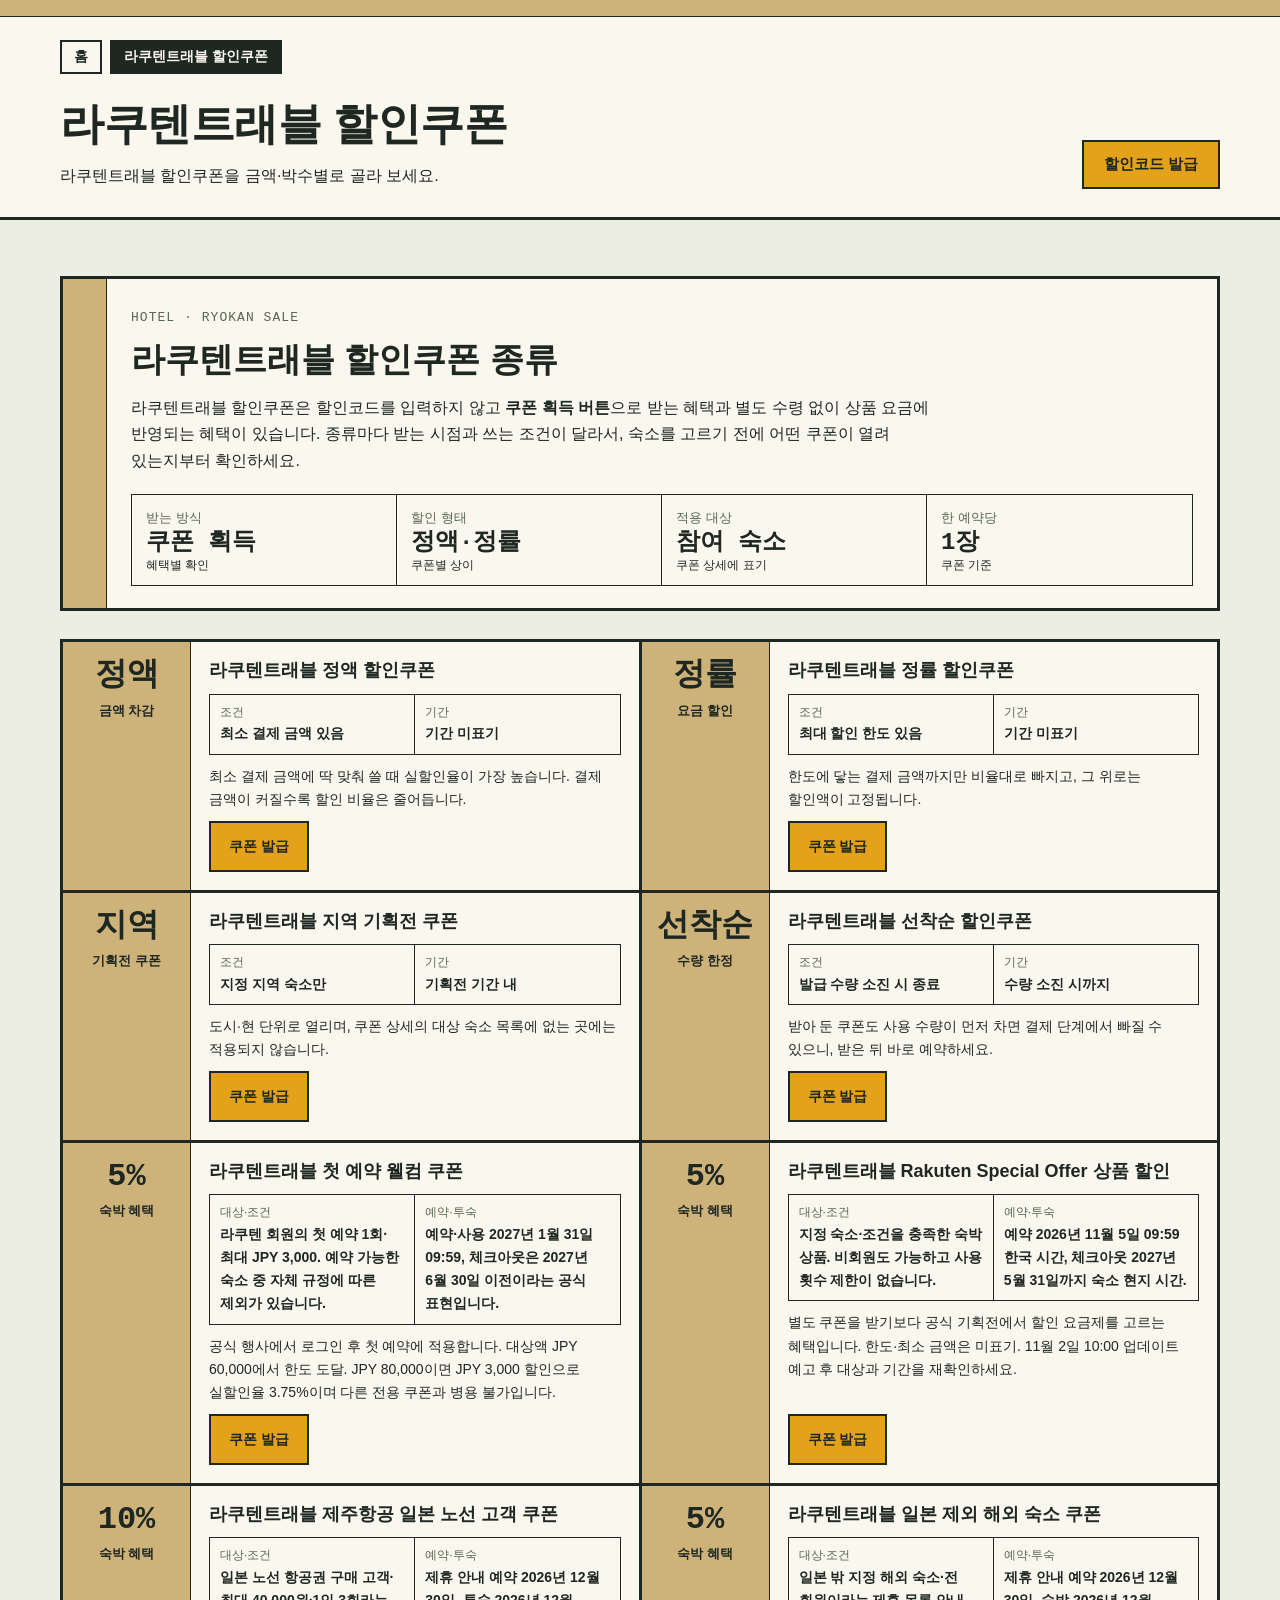
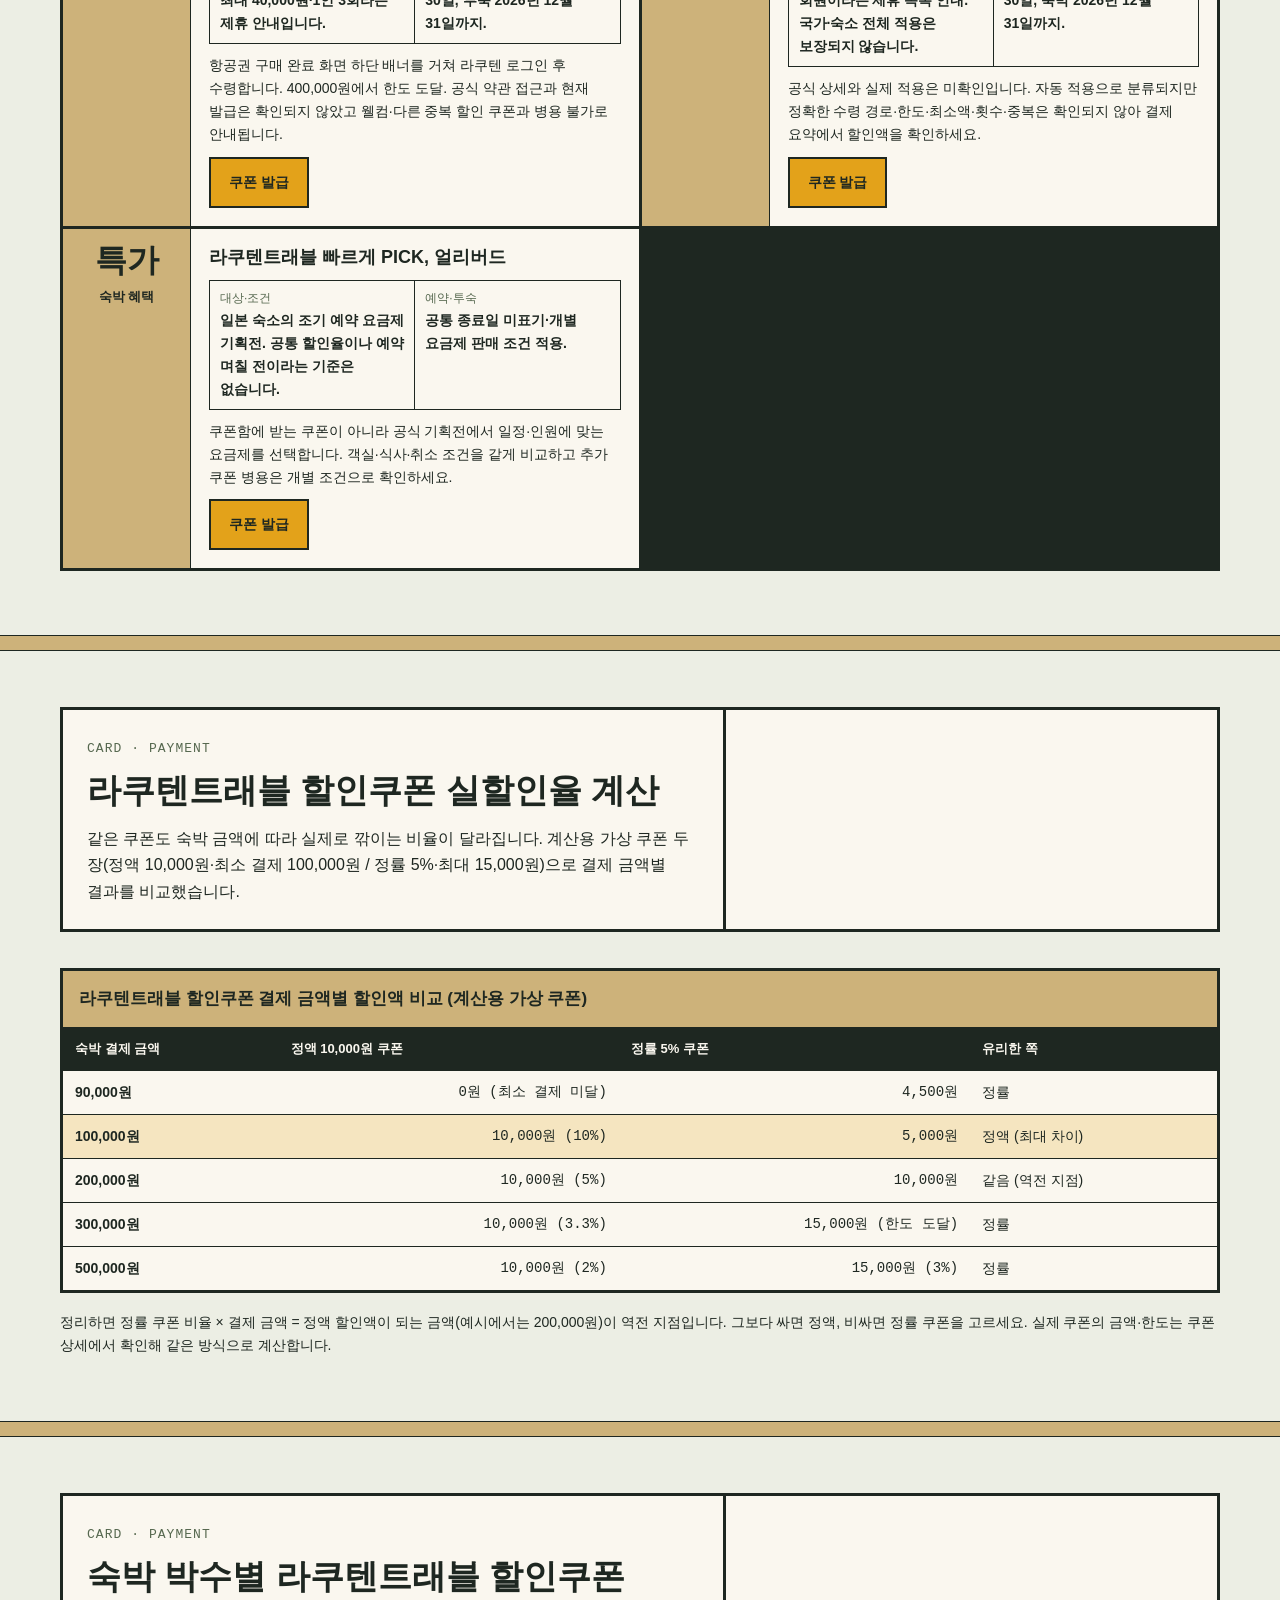
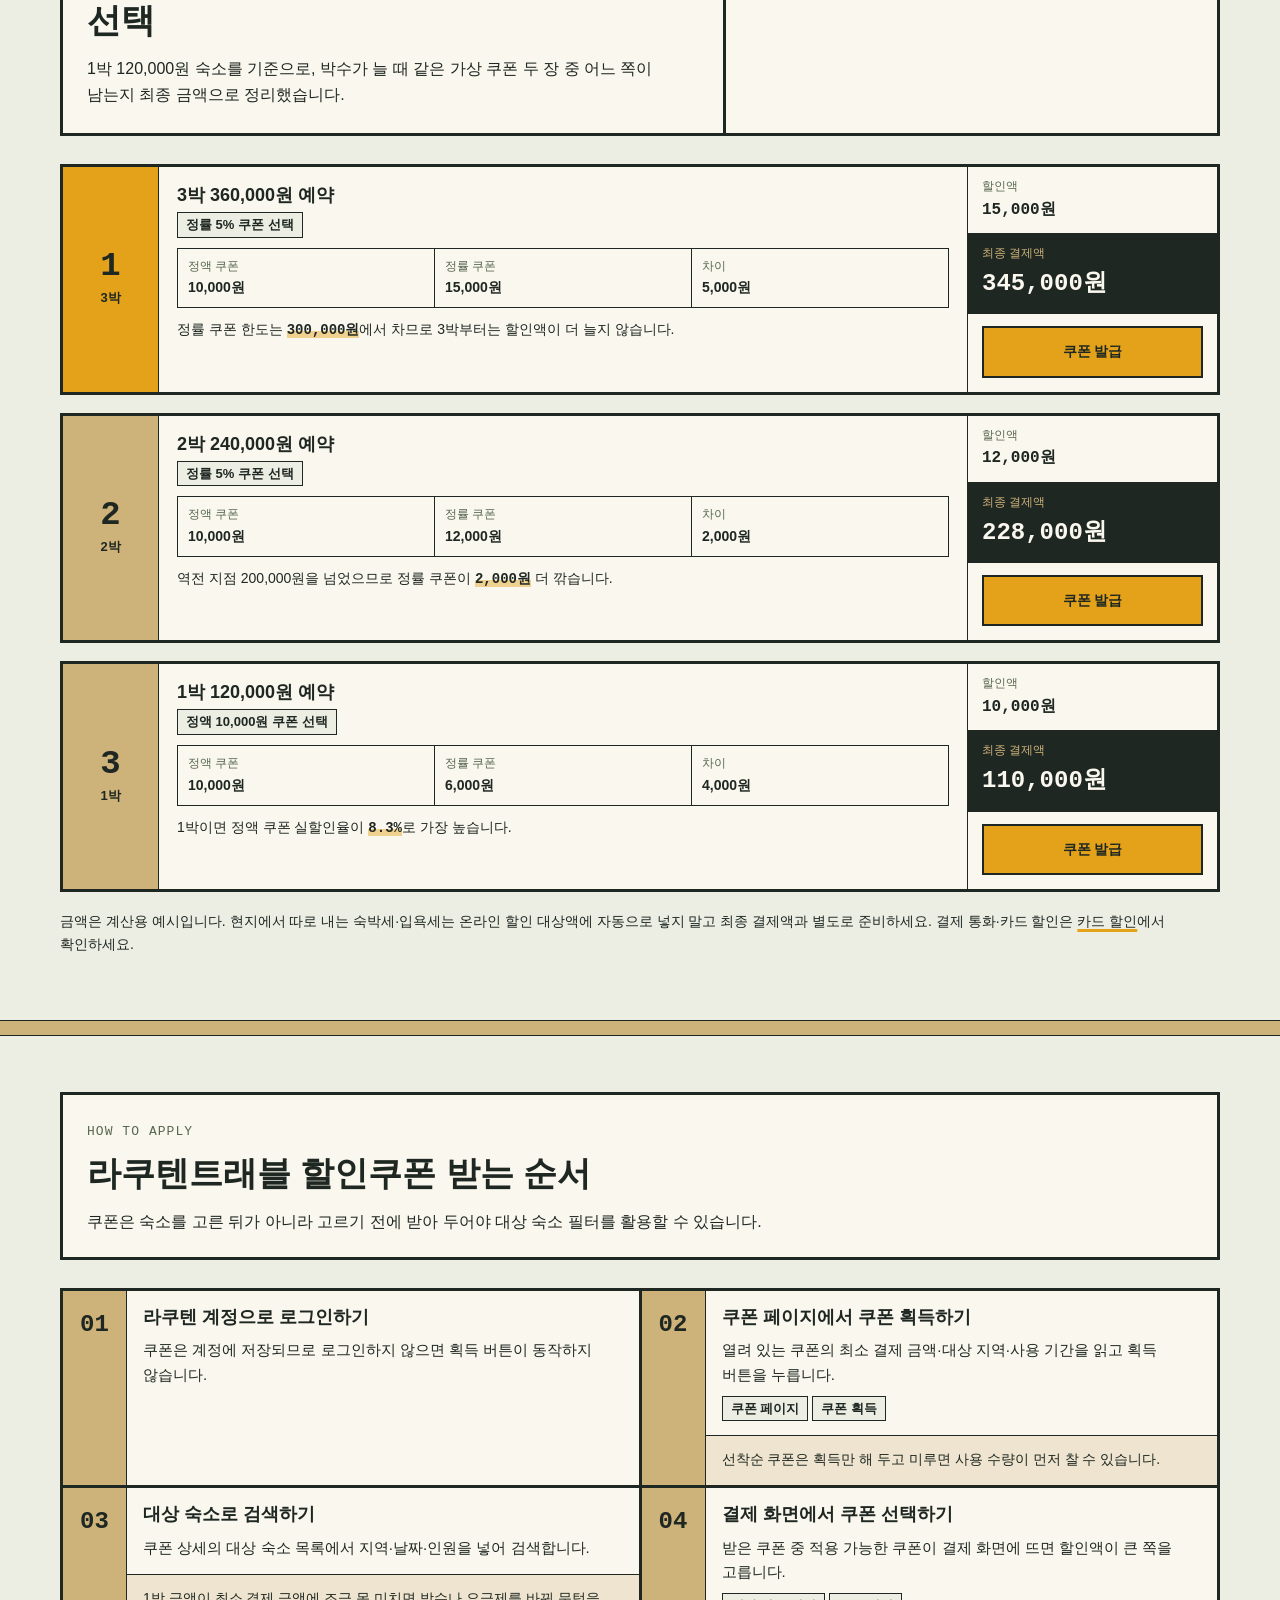
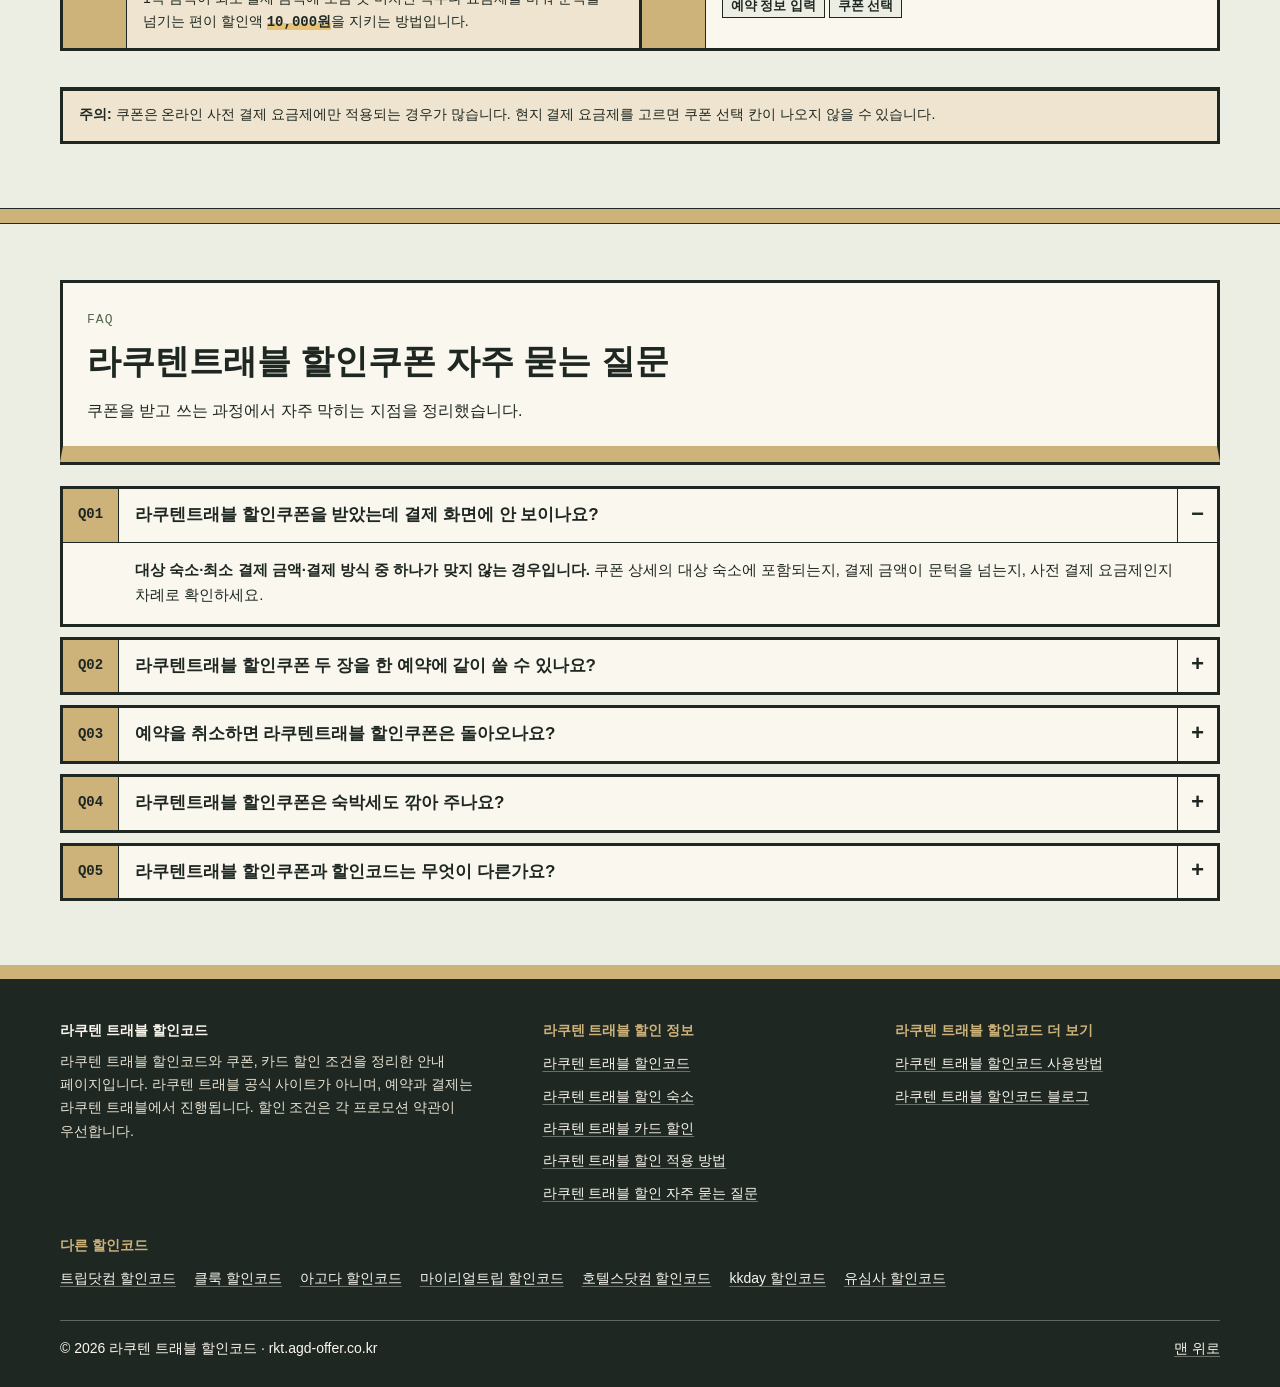
<file: discount-coupon/index.html>
<!DOCTYPE html>
<html lang="ko">
<head>
<meta charset="UTF-8">
<meta name="viewport" content="width=device-width, initial-scale=1.0">
<title>라쿠텐트래블 할인쿠폰</title>
<meta name="description" content="라쿠텐트래블 할인쿠폰을 정액·정률로 나눠, 결제 금액 200,000원 역전 지점과 박수별 최종 결제액으로 고르는 법을 정리했습니다.">
<meta name="robots" content="index, follow">
<link rel="canonical" href="https://rkt.agd-offer.co.kr/discount-coupon/">
<meta property="og:site_name" content="라쿠텐 트래블 할인코드">
<meta property="og:locale" content="ko_KR">
<meta property="og:type" content="website">
<meta property="og:title" content="라쿠텐트래블 할인쿠폰">
<meta property="og:description" content="라쿠텐트래블 할인쿠폰을 정액·정률로 나눠, 결제 금액 200,000원 역전 지점과 박수별 최종 결제액으로 고르는 법을 정리했습니다.">
<meta property="og:url" content="https://rkt.agd-offer.co.kr/discount-coupon/">
<meta name="twitter:card" content="summary">
<meta name="twitter:title" content="라쿠텐트래블 할인쿠폰">
<meta name="twitter:description" content="라쿠텐트래블 할인쿠폰을 정액·정률로 나눠, 결제 금액 200,000원 역전 지점과 박수별 최종 결제액으로 고르는 법을 정리했습니다.">
<script type="application/ld+json">{"@context":"https://schema.org","@graph":[{"@type":"WebPage","name":"라쿠텐트래블 할인쿠폰","description":"라쿠텐트래블 할인쿠폰 종류, 결제 금액별 실할인율, 박수별 선택, 받는 순서를 정리했습니다."},{"@type":"BreadcrumbList","itemListElement":[{"@type":"ListItem","position":1,"name":"홈","item":"../"},{"@type":"ListItem","position":2,"name":"라쿠텐트래블 할인쿠폰"}]},{"@type":"HowTo","name":"라쿠텐트래블 할인쿠폰 받는 순서","step":[{"@type":"HowToStep","name":"라쿠텐 계정으로 로그인하기"},{"@type":"HowToStep","name":"쿠폰 페이지에서 쿠폰 획득하기"},{"@type":"HowToStep","name":"대상 숙소로 검색하기"},{"@type":"HowToStep","name":"결제 화면에서 쿠폰 선택하기"}]}]}</script>
<style>
html{scroll-behavior:smooth}
body{margin:0;background:#ECEEE4;color:#1E2721;font-family:-apple-system,BlinkMacSystemFont,"Apple SD Gothic Neo","Pretendard","Noto Sans KR",sans-serif;-webkit-text-size-adjust:100%}
.rx :where(h1,p,dl,dt,dd,ul,li){margin:0;padding:0}
.rx :where(*,*::before,*::after){box-sizing:border-box}
.rx-top{background:#FAF7EF;border-bottom:3px solid #1E2721;position:relative;padding:40px 16px 28px;word-break:keep-all}
.rx-top::before{content:"";position:absolute;left:0;right:0;top:0;height:16px;background:#CDB27A;border-bottom:1px solid #1E2721}
.rx-inner{max-width:1160px;margin:0 auto}
.rx-top-grid{display:grid;grid-template-columns:minmax(0,1fr) auto;gap:24px;align-items:end}
.rx-top h1{font-size:clamp(28px,5vw,44px);line-height:1.2;font-weight:800;letter-spacing:-.01em}
.rx-desc{margin-top:12px;font-size:16px;line-height:1.65;max-width:720px}
.rx-stats{display:grid;grid-template-columns:repeat(4,minmax(0,1fr));margin-top:20px;border:3px solid #1E2721;max-width:720px}
.rx-stats>div{padding:10px 14px;border-right:1px solid #1E2721}
.rx-stats>div:last-child{border-right:0}
.rx-stats dt{font-size:12px;color:#56684F}
.rx-stats dd{font-family:ui-monospace,SFMono-Regular,Menlo,Consolas,monospace;font-size:24px;font-weight:800;line-height:1.2}
.rx-cta{display:inline-block;background:#E3A21A;color:#1E2721;font-weight:800;font-size:15px;padding:13px 20px;border:2px solid #1E2721;text-decoration:none;text-align:center;white-space:nowrap}
.rx-cta:hover,.rx-cta:focus-visible{background:#1E2721;color:#FAF7EF}
.rx-nav{position:sticky;top:0;z-index:20;background:#1E2721;border-bottom:3px solid #CDB27A}
.rx-nav .rx-inner{display:flex;align-items:center;gap:8px;padding:0 16px}
.rx-nav ul{margin:0;padding:0;list-style:none;display:flex;gap:2px;overflow-x:auto;scrollbar-width:none;flex:1;min-width:0}
.rx-nav ul::-webkit-scrollbar{display:none}
.rx-nav a{display:block;color:#FAF7EF;text-decoration:none;font-size:14px;font-weight:700;padding:14px 12px;white-space:nowrap}
.rx-nav a:hover,.rx-nav a:focus-visible{color:#E3A21A}
.rx-nav .rx-navcta{background:#E3A21A;color:#1E2721;padding:8px 12px;border:2px solid #FAF7EF;flex:none}
.rx-nav .rx-navcta:hover,.rx-nav .rx-navcta:focus-visible{background:#FAF7EF;color:#1E2721}
.rx-sep{height:14px;background:#CDB27A;border-top:1px solid #1E2721;border-bottom:1px solid #1E2721}
.rx-foot{background:#1E2721;color:#FAF7EF;padding:40px 16px 28px;border-top:14px solid #CDB27A;word-break:keep-all;line-height:1.65}
.rx-foot-grid{display:grid;grid-template-columns:minmax(0,1.4fr) minmax(0,1fr) minmax(0,1fr);gap:28px}
.rx-foot-name{font-size:20px;font-weight:800}
.rx-foot p{font-size:14px}
.rx-foot-name+p{margin-top:8px;color:#E6E2D3}
.rx-foot-title{font-size:13px;font-weight:800;color:#CDB27A;margin-bottom:8px}
.rx-foot ul{list-style:none;display:grid;gap:6px}
.rx-foot a{color:#FAF7EF;font-size:14px;text-decoration:underline;text-decoration-color:rgba(250,247,239,.35);text-underline-offset:3px}
.rx-foot a:hover,.rx-foot a:focus-visible{text-decoration-color:#E3A21A}
.rx-pages{margin-bottom:22px}
.rx-pages ul{list-style:none;display:flex;gap:8px;overflow-x:auto;scrollbar-width:none;padding-bottom:2px}
.rx-pages ul::-webkit-scrollbar{display:none}
.rx-pages a{display:block;white-space:nowrap;font-size:14px;font-weight:700;color:#1E2721;background:#FAF7EF;border:2px solid #1E2721;padding:6px 12px;text-decoration:none}
.rx-pages a:hover,.rx-pages a:focus-visible{background:#E3A21A;color:#1E2721}
.rx-pages a[aria-current="page"]{background:#1E2721;color:#FAF7EF}
.rx-foot-more{margin-top:28px}
.rx-foot-more ul{display:flex;flex-wrap:wrap;gap:6px 18px}
.rx-foot-bottom{display:flex;justify-content:space-between;gap:12px;flex-wrap:wrap;margin-top:28px;padding-top:16px;border-top:1px solid rgba(250,247,239,.3);font-size:13px}
@media (max-width:760px){
.rx-top{padding:32px 16px 22px}
.rx-top-grid{grid-template-columns:1fr;gap:16px}
.rx-stats{grid-template-columns:repeat(2,minmax(0,1fr))}
.rx-stats>div:nth-child(2){border-right:0}
.rx-stats>div:nth-child(-n+2){border-bottom:1px solid #1E2721}
.rx-cta{display:block}
.rx-nav .rx-inner{padding:0 0 0 8px}
.rx-nav .rx-navcta{margin-right:8px;font-size:13px}
.rx-foot-grid{grid-template-columns:1fr;gap:22px}
}
</style>
<style>
.rc :where(h2,h3,p,dl,dt,dd,figure,table,caption,th,td,ul,li){margin:0;padding:0}
.rc :where(*,*::before,*::after){box-sizing:border-box}
.rc{--rc-bg:#ECEEE4;--rc-ink:#1E2721;--rc-paper:#FAF7EF;--rc-kraft:#CDB27A;--rc-moss:#56684F;--rc-point:#E3A21A;background:var(--rc-bg);color:var(--rc-ink);font-family:-apple-system,BlinkMacSystemFont,"Apple SD Gothic Neo","Pretendard","Noto Sans KR",sans-serif;line-height:1.65;word-break:keep-all;padding:56px 16px 64px;scroll-margin-top:72px}
.rc-wrap{max-width:1160px;margin:0 auto}
.rc-head{border:3px solid var(--rc-ink);background:var(--rc-paper);display:grid;grid-template-columns:1fr;position:relative}
.rc-head::before{content:"";position:absolute;left:0;right:0;top:0;height:16px;background:var(--rc-kraft);border-bottom:1px solid var(--rc-ink)}
.rc-intro{padding:44px 24px 24px}
.rc-intro::before{content:"PROMOTION CODE · COUPON";display:block;font-family:ui-monospace,SFMono-Regular,Menlo,Consolas,monospace;font-size:13px;letter-spacing:.08em;color:var(--rc-moss);margin-bottom:8px}
.rc h2{font-size:clamp(24px,4vw,34px);line-height:1.3;font-weight:800;letter-spacing:-.01em}
.rc-lead{margin-top:14px;font-size:16px;max-width:760px}
.rc-lead a,.rc-note a{color:var(--rc-ink);text-decoration:underline;text-decoration-color:var(--rc-point);text-decoration-thickness:3px;text-underline-offset:3px}
.rc-stats{display:grid;grid-template-columns:repeat(3,1fr);border-top:3px solid var(--rc-ink)}
.rc-stats>div{padding:16px 20px;border-right:1px solid var(--rc-ink)}
.rc-stats>div:last-child{border-right:0}
.rc-stats dt{font-size:13px;color:var(--rc-moss)}
.rc-stats dd{font-family:ui-monospace,SFMono-Regular,Menlo,Consolas,monospace;font-size:26px;font-weight:700;line-height:1.2;margin-top:4px}
.rc-stats dd small{font-family:-apple-system,BlinkMacSystemFont,"Apple SD Gothic Neo","Noto Sans KR",sans-serif;font-size:13px;font-weight:500;display:block;color:var(--rc-ink)}
.rc-headcta{display:flex;flex-wrap:wrap;gap:12px;align-items:center;padding:0 24px 24px}
.rc-btn{display:inline-block;background:var(--rc-point);color:var(--rc-ink);font-weight:800;font-size:15px;padding:12px 18px;border:2px solid var(--rc-ink);text-decoration:none}
.rc-btn:hover,.rc-btn:focus-visible{background:var(--rc-ink);color:var(--rc-paper)}
.rc-list{list-style:none;display:grid;grid-template-columns:repeat(3,minmax(0,1fr));gap:20px;margin-top:28px}
.rc-card{background:var(--rc-ink);padding:6px;display:flex;flex-direction:column;height:100%}
.rc-box{background:var(--rc-paper);display:flex;flex-direction:column;flex:1}
.rc-top{display:grid;grid-template-columns:112px 1fr;border-bottom:1px solid var(--rc-ink)}
.rc-thumb{border-right:1px solid var(--rc-ink);background:var(--rc-kraft)}
.rc-thumb img{display:block;width:112px;height:112px;object-fit:cover;color:transparent;font-size:0}
.rc-title{display:flex;flex-direction:column}
.rc-band{background:var(--rc-kraft);border-bottom:1px solid var(--rc-ink);padding:6px 12px;display:flex;align-items:baseline;gap:8px;flex-wrap:wrap}
.rc-rate{font-family:ui-monospace,SFMono-Regular,Menlo,Consolas,monospace;font-size:24px;font-weight:800;line-height:1.1}
.rc-cap{font-size:13px;font-weight:600}
.rc h3{font-size:16px;line-height:1.4;font-weight:800;padding:10px 12px}
.rc-code{display:flex;flex-wrap:wrap;align-items:center;gap:6px 10px;padding:12px;border-bottom:1px solid var(--rc-ink);font-size:14px;font-weight:700}
.rc code{font-family:ui-monospace,SFMono-Regular,Menlo,Consolas,monospace;font-size:17px;font-weight:800;background:var(--rc-ink);color:var(--rc-paper);padding:3px 10px;user-select:all;-webkit-user-select:all;word-break:break-all;letter-spacing:.04em}
.rc-get{padding:12px;border-bottom:1px solid var(--rc-ink);font-size:14px}
.rc-get b{font-weight:700}
.rc-grid{display:grid;grid-template-columns:1fr 1fr}
.rc-grid>div{padding:9px 12px;border-bottom:1px solid var(--rc-ink)}
.rc-grid>div:nth-child(odd){border-right:1px solid var(--rc-ink)}
.rc-grid dt{font-size:12px;color:var(--rc-moss)}
.rc-grid dd{font-size:14px;font-weight:600}
.rc-calc{padding:12px;font-size:14px;flex:1}
.rc-calc strong{font-family:ui-monospace,SFMono-Regular,Menlo,Consolas,monospace;font-weight:800;background:linear-gradient(transparent 58%,rgba(227,162,26,.45) 58%)}
.rc-card .rc-btn{display:block;text-align:center;margin:0 12px 12px;font-size:14px}
.rc-tablewrap{margin-top:36px;border:3px solid var(--rc-ink);background:var(--rc-paper)}
.rc table{width:100%;border-collapse:collapse;font-size:14px}
.rc caption{text-align:left;font-weight:800;font-size:17px;padding:14px 16px;background:var(--rc-kraft);border-bottom:1px solid var(--rc-ink)}
.rc th,.rc td{border-bottom:1px solid var(--rc-ink);padding:10px 12px;text-align:left;vertical-align:top}
.rc thead th{font-size:13px;color:var(--rc-paper);background:var(--rc-ink);font-weight:700}
.rc tbody th{font-weight:800}
.rc tbody tr:last-child th,.rc tbody tr:last-child td{border-bottom:0}
.rc td.rc-num{font-family:ui-monospace,SFMono-Regular,Menlo,Consolas,monospace;white-space:nowrap}
.rc-top1{display:inline-block;margin-left:4px;font-family:-apple-system,BlinkMacSystemFont,"Apple SD Gothic Neo","Noto Sans KR",sans-serif;font-size:12px;font-weight:800;background:var(--rc-point);border:1px solid var(--rc-ink);padding:0 5px}
.rc th .rc-tcode{display:block;margin-top:4px;font-size:13px;font-weight:700}
.rc th .rc-tcode code{font-size:14px;white-space:nowrap;word-break:normal}
.rc thead th:first-child{width:190px}
.rc-note{margin-top:18px;font-size:14px;color:var(--rc-ink)}
@media (max-width:1000px){.rc-list{grid-template-columns:repeat(2,minmax(0,1fr))}}
@media (max-width:760px){
.rc{padding:40px 16px 48px}
.rc-intro{padding:38px 16px 18px}
.rc-headcta{padding:0 16px 18px}
.rc-stats{grid-template-columns:1fr}
.rc-stats>div{border-right:0;border-bottom:1px solid var(--rc-ink);padding:12px 16px}
.rc-stats>div:last-child{border-bottom:0}
.rc-list{grid-template-columns:1fr}
.rc table,.rc tbody,.rc tr,.rc th,.rc td,.rc caption{display:block;width:100%}
.rc thead{position:absolute;width:1px;height:1px;overflow:hidden;clip:rect(0 0 0 0);white-space:nowrap}
.rc tbody tr{border-bottom:3px solid var(--rc-ink)}
.rc tbody tr:last-child{border-bottom:0}
.rc tbody th{background:var(--rc-kraft);border-bottom:1px solid var(--rc-ink)}
.rc td{display:grid;grid-template-columns:118px minmax(0,1fr);gap:10px;border-bottom:1px solid rgba(30,39,33,.25)}
.rc td::before{content:attr(data-label);font-family:-apple-system,BlinkMacSystemFont,"Apple SD Gothic Neo","Noto Sans KR",sans-serif;font-size:12px;font-weight:700;color:var(--rc-moss)}
.rc td.rc-num{white-space:normal}
.rc tbody tr td:last-child{border-bottom:0}
}
@media (max-width:360px){
.rc-top{grid-template-columns:88px 1fr}
.rc-thumb img{width:88px;height:88px}
.rc-grid{grid-template-columns:1fr}
.rc-grid>div:nth-child(odd){border-right:0}
.rc td{grid-template-columns:96px minmax(0,1fr)}
}
.rh :where(h2,h3,p,dl,dt,dd,table,caption,th,td,ul,li){margin:0;padding:0}
.rh :where(*,*::before,*::after){box-sizing:border-box}
.rh{--rh-bg:#ECEEE4;--rh-ink:#1E2721;--rh-paper:#FAF7EF;--rh-kraft:#CDB27A;--rh-moss:#56684F;--rh-point:#E3A21A;background:var(--rh-bg);color:var(--rh-ink);font-family:-apple-system,BlinkMacSystemFont,"Apple SD Gothic Neo","Pretendard","Noto Sans KR",sans-serif;line-height:1.65;word-break:keep-all;padding:56px 16px 64px;scroll-margin-top:72px}
.rh-wrap{max-width:1160px;margin:0 auto}
.rh-head{border:3px solid var(--rh-ink);background:var(--rh-paper);display:grid;grid-template-columns:44px minmax(0,1fr)}
.rh-head::before{content:"";background:var(--rh-kraft);border-right:1px solid var(--rh-ink)}
.rh-intro{padding:28px 24px 22px}
.rh-intro::before{content:"HOTEL · RYOKAN SALE";display:block;font-family:ui-monospace,SFMono-Regular,Menlo,Consolas,monospace;font-size:13px;letter-spacing:.08em;color:var(--rh-moss);margin-bottom:8px}
.rh h2{font-size:clamp(24px,4vw,34px);line-height:1.3;font-weight:800}
.rh-lead{margin-top:14px;font-size:16px;max-width:820px}
.rh-lead a,.rh-note a,.rh-body a{color:var(--rh-ink);text-decoration:underline;text-decoration-color:var(--rh-point);text-decoration-thickness:3px;text-underline-offset:3px}
.rh-stats{display:grid;grid-template-columns:repeat(4,minmax(0,1fr));margin-top:20px;border:1px solid var(--rh-ink)}
.rh-stats>div{padding:12px 14px;border-right:1px solid var(--rh-ink)}
.rh-stats>div:last-child{border-right:0}
.rh-stats dt{font-size:13px;color:var(--rh-moss)}
.rh-stats dd{font-family:ui-monospace,SFMono-Regular,Menlo,Consolas,monospace;font-size:24px;font-weight:800;line-height:1.25}
.rh-stats dd small{display:block;font-family:-apple-system,BlinkMacSystemFont,"Apple SD Gothic Neo","Noto Sans KR",sans-serif;font-size:12px;font-weight:500}
.rh-btn{display:inline-block;background:var(--rh-point);color:var(--rh-ink);font-weight:800;font-size:15px;padding:12px 18px;border:2px solid var(--rh-ink);text-decoration:none;text-align:center}
.rh-btn:hover,.rh-btn:focus-visible{background:var(--rh-ink);color:var(--rh-paper)}
.rh-intro .rh-btn{margin-top:18px}
.rh-list{list-style:none;display:grid;grid-template-columns:repeat(2,minmax(0,1fr));gap:0;margin-top:28px;border:3px solid var(--rh-ink);background:var(--rh-ink);gap:3px}
.rh-card{background:var(--rh-paper);display:grid;grid-template-columns:128px minmax(0,1fr);height:100%}
.rh-rate{background:var(--rh-kraft);border-right:1px solid var(--rh-ink);padding:16px 10px;display:flex;flex-direction:column;align-items:center;text-align:center}
.rh-rate b{font-family:ui-monospace,SFMono-Regular,Menlo,Consolas,monospace;font-size:32px;font-weight:800;line-height:1.1}
.rh-rate span{font-size:13px;font-weight:700;margin-top:6px}
.rh-body{padding:16px 18px 18px;display:flex;flex-direction:column;gap:10px}
.rh h3{font-size:18px;line-height:1.4;font-weight:800}
.rh-dl{display:grid;grid-template-columns:repeat(2,minmax(0,1fr));border-top:1px solid var(--rh-ink);border-left:1px solid var(--rh-ink)}
.rh-dl>div{padding:8px 10px;border-right:1px solid var(--rh-ink);border-bottom:1px solid var(--rh-ink)}
.rh-dl dt{font-size:12px;color:var(--rh-moss)}
.rh-dl dd{font-size:14px;font-weight:600}
.rh-calc{font-size:14px;flex:1}
.rh-calc strong{font-family:ui-monospace,SFMono-Regular,Menlo,Consolas,monospace;font-weight:800;background:linear-gradient(transparent 58%,rgba(227,162,26,.45) 58%)}
.rh-body .rh-btn{align-self:flex-start;font-size:14px}
.rh-tablewrap{margin-top:36px;border:3px solid var(--rh-ink);background:var(--rh-paper)}
.rh table{width:100%;border-collapse:collapse;font-size:14px}
.rh caption{text-align:left;font-weight:800;font-size:17px;padding:14px 16px;background:var(--rh-kraft);border-bottom:1px solid var(--rh-ink)}
.rh th,.rh td{border-bottom:1px solid var(--rh-ink);border-right:1px solid rgba(30,39,33,.25);padding:10px 12px;text-align:left;vertical-align:top}
.rh thead th{font-size:13px;color:var(--rh-paper);background:var(--rh-ink);font-weight:700}
.rh tbody th{font-weight:800;white-space:nowrap}
.rh tbody tr:last-child th,.rh tbody tr:last-child td{border-bottom:0}
.rh td.rh-on{font-weight:700}
.rh td.rh-off{color:var(--rh-moss)}
.rh td.rh-cnt{font-family:ui-monospace,SFMono-Regular,Menlo,Consolas,monospace;font-weight:800;white-space:nowrap}
.rh tr.rh-top th,.rh tr.rh-top td{background:rgba(227,162,26,.22)}
.rh-note{margin-top:18px;font-size:14px}
@media (max-width:1000px){.rh-list{grid-template-columns:1fr}.rh-stats{grid-template-columns:repeat(2,minmax(0,1fr))}.rh-stats>div:nth-child(2){border-right:0}.rh-stats>div:nth-child(-n+2){border-bottom:1px solid var(--rh-ink)}}
@media (max-width:760px){
.rh{padding:40px 16px 48px}
.rh-head{grid-template-columns:1fr}
.rh-head::before{height:16px;border-right:0;border-bottom:1px solid var(--rh-ink)}
.rh-intro{padding:20px 16px 18px}
.rh-card{grid-template-columns:1fr}
.rh-rate{flex-direction:row;gap:10px;align-items:baseline;border-right:0;border-bottom:1px solid var(--rh-ink);padding:10px 16px}
.rh-rate b{font-size:26px}
.rh-rate span{margin-top:0}
.rh-body{padding:14px 16px 16px}
.rh-body .rh-btn{align-self:stretch}
.rh-intro .rh-btn{display:block}
.rh table,.rh tbody,.rh tr,.rh th,.rh td,.rh caption{display:block;width:100%}
.rh thead{position:absolute;width:1px;height:1px;overflow:hidden;clip:rect(0 0 0 0);white-space:nowrap}
.rh tbody tr{border-bottom:3px solid var(--rh-ink)}
.rh tbody tr:last-child{border-bottom:0}
.rh tbody th{background:var(--rh-kraft);border-bottom:1px solid var(--rh-ink);border-right:0}
.rh tr.rh-top th{background:var(--rh-point)}
.rh td{display:grid;grid-template-columns:128px minmax(0,1fr);gap:10px;border-right:0;border-bottom:1px solid rgba(30,39,33,.25)}
.rh td::before{content:attr(data-label);font-size:12px;font-weight:700;color:var(--rh-moss)}
.rh tbody tr td:last-child{border-bottom:0}
}
@media (max-width:360px){
.rh-stats{grid-template-columns:1fr}
.rh-stats>div{border-right:0;border-bottom:1px solid var(--rh-ink)}
.rh-stats>div:last-child{border-bottom:0}
.rh-dl{grid-template-columns:1fr}
.rh td{grid-template-columns:100px minmax(0,1fr)}
}
.rk :where(h2,h3,p,dl,dt,dd,table,caption,th,td,ol,li){margin:0;padding:0}
.rk :where(*,*::before,*::after){box-sizing:border-box}
.rk{--rk-bg:#ECEEE4;--rk-ink:#1E2721;--rk-paper:#FAF7EF;--rk-kraft:#CDB27A;--rk-moss:#56684F;--rk-point:#E3A21A;background:var(--rk-bg);color:var(--rk-ink);font-family:-apple-system,BlinkMacSystemFont,"Apple SD Gothic Neo","Pretendard","Noto Sans KR",sans-serif;line-height:1.65;word-break:keep-all;padding:56px 16px 64px;scroll-margin-top:72px}
.rk-wrap{max-width:1160px;margin:0 auto}
.rk-head{display:grid;grid-template-columns:minmax(0,1.35fr) minmax(0,1fr);border:3px solid var(--rk-ink);background:var(--rk-paper)}
.rk-intro{padding:28px 24px 24px;border-right:3px solid var(--rk-ink)}
.rk-intro::before{content:"CARD · PAYMENT";display:block;font-family:ui-monospace,SFMono-Regular,Menlo,Consolas,monospace;font-size:13px;letter-spacing:.08em;color:var(--rk-moss);margin-bottom:8px}
.rk h2{font-size:clamp(24px,4vw,34px);line-height:1.3;font-weight:800}
.rk-lead{margin-top:14px;font-size:16px}
.rk-lead+.rk-lead{margin-top:10px}
.rk-lead a,.rk-note a,.rk tbody th a{color:var(--rk-ink);text-decoration:underline;text-decoration-color:var(--rk-point);text-decoration-thickness:3px;text-underline-offset:3px}
.rk-side{display:flex;flex-direction:column;background:var(--rk-kraft)}
.rk-stats{display:grid;grid-template-columns:1fr}
.rk-stats>div{padding:14px 20px;border-bottom:1px solid var(--rk-ink)}
.rk-stats dt{font-size:13px;font-weight:600}
.rk-stats dd{font-family:ui-monospace,SFMono-Regular,Menlo,Consolas,monospace;font-size:26px;font-weight:800;line-height:1.25}
.rk-stats dd small{display:block;font-family:-apple-system,BlinkMacSystemFont,"Apple SD Gothic Neo","Noto Sans KR",sans-serif;font-size:13px;font-weight:500}
.rk-stats .rk-best{background:var(--rk-ink);color:var(--rk-paper)}
.rk-stats .rk-best dd{color:var(--rk-point)}
.rk-side .rk-btn{margin:18px 20px 20px;align-self:flex-start}
.rk-btn{display:inline-block;background:var(--rk-point);color:var(--rk-ink);font-weight:800;font-size:15px;padding:12px 18px;border:2px solid var(--rk-ink);text-decoration:none;text-align:center}
.rk-btn:hover,.rk-btn:focus-visible{background:var(--rk-ink);color:var(--rk-paper)}
.rk-cur{display:grid;grid-template-columns:repeat(3,minmax(0,1fr));margin-top:20px;border:3px solid var(--rk-ink);background:var(--rk-paper)}
.rk-cur>div{padding:14px 16px;border-right:1px solid var(--rk-ink)}
.rk-cur>div:last-child{border-right:0}
.rk-cur dt{font-family:ui-monospace,SFMono-Regular,Menlo,Consolas,monospace;font-size:18px;font-weight:800}
.rk-cur dd{font-size:14px;margin-top:4px}
.rk-list{list-style:none;margin-top:28px;display:grid;gap:18px}
.rk-row{display:grid;grid-template-columns:96px minmax(0,1fr) 250px;border:3px solid var(--rk-ink);background:var(--rk-paper)}
.rk-rank{background:var(--rk-kraft);border-right:1px solid var(--rk-ink);display:flex;flex-direction:column;align-items:center;justify-content:center;padding:12px 6px;text-align:center}
.rk-rank b{font-family:ui-monospace,SFMono-Regular,Menlo,Consolas,monospace;font-size:34px;line-height:1}
.rk-rank span{font-size:13px;font-weight:700;margin-top:4px}
.rk-row.rk-first .rk-rank{background:var(--rk-point)}
.rk-body{padding:16px 18px;display:flex;flex-direction:column;gap:10px}
.rk h3{font-size:18px;line-height:1.4;font-weight:800}
.rk-tier{display:inline-block;font-size:13px;font-weight:700;border:1px solid var(--rk-ink);padding:1px 8px;margin-top:4px;background:var(--rk-bg)}
.rk-dl{display:grid;grid-template-columns:repeat(3,minmax(0,1fr));border-top:1px solid var(--rk-ink);border-left:1px solid var(--rk-ink)}
.rk-dl>div{padding:8px 10px;border-right:1px solid var(--rk-ink);border-bottom:1px solid var(--rk-ink)}
.rk-dl dt{font-size:12px;color:var(--rk-moss)}
.rk-dl dd{font-size:14px;font-weight:600}
.rk-calc{font-size:14px}
.rk-calc strong{font-family:ui-monospace,SFMono-Regular,Menlo,Consolas,monospace;font-weight:800;background:linear-gradient(transparent 58%,rgba(227,162,26,.45) 58%)}
.rk-bill{border-left:1px solid var(--rk-ink);display:flex;flex-direction:column}
.rk-bill dl{flex:1}
.rk-bill dl>div{padding:10px 14px;border-bottom:1px solid var(--rk-ink)}
.rk-bill dt{font-size:12px;color:var(--rk-moss)}
.rk-bill dd{font-family:ui-monospace,SFMono-Regular,Menlo,Consolas,monospace;font-size:16px;font-weight:700}
.rk-bill .rk-total{background:var(--rk-ink);color:var(--rk-paper)}
.rk-bill .rk-total dt{color:var(--rk-kraft)}
.rk-bill .rk-total dd{font-size:24px;font-weight:800}
.rk-bill .rk-btn{margin:12px 14px 14px;font-size:14px}
.rk-tablewrap{margin-top:36px;border:3px solid var(--rk-ink);background:var(--rk-paper)}
.rk table{width:100%;border-collapse:collapse;font-size:14px}
.rk caption{text-align:left;font-weight:800;font-size:17px;padding:14px 16px;background:var(--rk-kraft);border-bottom:1px solid var(--rk-ink)}
.rk th,.rk td{border-bottom:1px solid var(--rk-ink);padding:10px 12px;text-align:left;vertical-align:top}
.rk thead th{font-size:13px;color:var(--rk-paper);background:var(--rk-ink);font-weight:700}
.rk tbody th{font-weight:800}
.rk tbody tr:last-child th,.rk tbody tr:last-child td{border-bottom:0}
.rk td.rk-num{font-family:ui-monospace,SFMono-Regular,Menlo,Consolas,monospace;white-space:nowrap;text-align:right}
.rk thead th.rk-num{text-align:right}
.rk tr.rk-top td,.rk tr.rk-top th{background:rgba(227,162,26,.22)}
.rk-note{margin-top:18px;font-size:14px}
@media (max-width:1000px){
.rk-row{grid-template-columns:80px minmax(0,1fr)}
.rk-bill{grid-column:1/-1;border-left:0;border-top:1px solid var(--rk-ink)}
.rk-bill dl{display:grid;grid-template-columns:repeat(3,minmax(0,1fr))}
.rk-bill dl>div{border-right:1px solid var(--rk-ink)}
.rk-bill dl>div:last-child{border-right:0}
.rk-bill .rk-btn{align-self:flex-start}
}
@media (max-width:760px){
.rk{padding:40px 16px 48px}
.rk-head{grid-template-columns:1fr}
.rk-intro{border-right:0;border-bottom:3px solid var(--rk-ink);padding:22px 16px 18px}
.rk-side .rk-btn{margin:16px}
.rk-cur{grid-template-columns:1fr}
.rk-cur>div{border-right:0;border-bottom:1px solid var(--rk-ink)}
.rk-cur>div:last-child{border-bottom:0}
.rk-row{grid-template-columns:1fr}
.rk-rank{flex-direction:row;gap:10px;justify-content:flex-start;border-right:0;border-bottom:1px solid var(--rk-ink);padding:8px 16px}
.rk-rank b{font-size:24px}
.rk-rank span{margin-top:0}
.rk-body{padding:14px 16px}
.rk-dl{grid-template-columns:repeat(2,minmax(0,1fr))}
.rk-bill dl{grid-template-columns:1fr 1fr}
.rk-bill dl>div:nth-child(2){border-right:0}
.rk-bill .rk-total{grid-column:1/-1}
.rk-bill .rk-btn{align-self:stretch;margin:12px 16px 16px}
.rk table,.rk tbody,.rk tr,.rk th,.rk td,.rk caption{display:block;width:100%}
.rk thead{position:absolute;width:1px;height:1px;overflow:hidden;clip:rect(0 0 0 0);white-space:nowrap}
.rk tbody tr{border-bottom:3px solid var(--rk-ink)}
.rk tbody tr:last-child{border-bottom:0}
.rk tbody th{background:var(--rk-kraft);border-bottom:1px solid var(--rk-ink)}
.rk tr.rk-top th{background:var(--rk-point)}
.rk td{display:grid;grid-template-columns:118px minmax(0,1fr);gap:10px;border-bottom:1px solid rgba(30,39,33,.25)}
.rk td::before{content:attr(data-label);font-family:-apple-system,BlinkMacSystemFont,"Apple SD Gothic Neo","Noto Sans KR",sans-serif;font-size:12px;font-weight:700;color:var(--rk-moss)}
.rk td.rk-num{white-space:normal;text-align:left}
.rk tbody tr td:last-child{border-bottom:0}
}
@media (max-width:360px){
.rk-dl{grid-template-columns:1fr}
.rk-bill dl{grid-template-columns:1fr}
.rk-bill dl>div{border-right:0}
.rk td{grid-template-columns:96px minmax(0,1fr)}
}
.rw :where(h2,h3,p,dl,dt,dd,ol,li,table,caption,th,td){margin:0;padding:0}
.rw :where(*,*::before,*::after){box-sizing:border-box}
.rw{--rw-bg:#ECEEE4;--rw-ink:#1E2721;--rw-paper:#FAF7EF;--rw-kraft:#CDB27A;--rw-moss:#56684F;--rw-point:#E3A21A;background:var(--rw-bg);color:var(--rw-ink);font-family:-apple-system,BlinkMacSystemFont,"Apple SD Gothic Neo","Pretendard","Noto Sans KR",sans-serif;line-height:1.65;word-break:keep-all;padding:56px 16px 64px;scroll-margin-top:72px}
.rw-wrap{max-width:1160px;margin:0 auto}
.rw-head{border:3px solid var(--rw-ink);background:var(--rw-paper);display:grid;grid-template-columns:minmax(0,1fr) 300px}
.rw-intro{padding:26px 24px 22px}
.rw-intro::before{content:"HOW TO APPLY";display:block;font-family:ui-monospace,SFMono-Regular,Menlo,Consolas,monospace;font-size:13px;letter-spacing:.08em;color:var(--rw-moss);margin-bottom:8px}
.rw h2{font-size:clamp(24px,4vw,34px);line-height:1.3;font-weight:800}
.rw-lead{margin-top:14px;font-size:16px}
.rw a:not(.rw-btn){color:var(--rw-ink);text-decoration:underline;text-decoration-color:var(--rw-point);text-decoration-thickness:3px;text-underline-offset:3px}
.rw-stats{border-left:3px solid var(--rw-ink);background:var(--rw-kraft);display:flex;flex-direction:column}
.rw-stats>div{padding:14px 18px;border-bottom:1px solid var(--rw-ink)}
.rw-stats>div:last-child{border-bottom:0}
.rw-stats dt{font-size:13px;font-weight:600}
.rw-stats dd{font-family:ui-monospace,SFMono-Regular,Menlo,Consolas,monospace;font-size:24px;font-weight:800;line-height:1.25}
.rw-stats dd small{display:block;font-family:-apple-system,BlinkMacSystemFont,"Apple SD Gothic Neo","Noto Sans KR",sans-serif;font-size:12px;font-weight:500}
.rw-btn{display:inline-block;background:var(--rw-point);color:var(--rw-ink);font-weight:800;font-size:15px;padding:12px 18px;border:2px solid var(--rw-ink);text-decoration:none;text-align:center;margin-top:18px}
.rw-btn:hover,.rw-btn:focus-visible{background:var(--rw-ink);color:var(--rw-paper)}
.rw-steps{list-style:none;counter-reset:rw;display:grid;grid-template-columns:repeat(2,minmax(0,1fr));gap:3px;margin-top:28px;border:3px solid var(--rw-ink);background:var(--rw-ink)}
.rw-step{counter-increment:rw;background:var(--rw-paper);display:grid;grid-template-columns:64px minmax(0,1fr);grid-template-rows:auto 1fr auto}
.rw-step::before{content:counter(rw,decimal-leading-zero);grid-row:1/-1;background:var(--rw-kraft);border-right:1px solid var(--rw-ink);font-family:ui-monospace,SFMono-Regular,Menlo,Consolas,monospace;font-size:24px;font-weight:800;text-align:center;padding-top:14px}
.rw-step h3{font-size:18px;line-height:1.4;font-weight:800;padding:14px 16px 0}
.rw-do{padding:8px 16px 14px;font-size:15px}
.rw-path{display:flex;flex-wrap:wrap;gap:4px;margin-top:8px}
.rw-path span{font-size:13px;font-weight:700;border:1px solid var(--rw-ink);background:var(--rw-bg);padding:1px 8px}
.rw-code{margin-top:8px;font-size:14px;font-weight:700}
.rw code{font-family:ui-monospace,SFMono-Regular,Menlo,Consolas,monospace;font-size:16px;font-weight:800;background:var(--rw-ink);color:var(--rw-paper);padding:2px 8px;user-select:all;-webkit-user-select:all;word-break:break-all;letter-spacing:.04em}
.rw-tip{border-top:1px solid var(--rw-ink);padding:12px 16px 14px;font-size:14px;background:rgba(205,178,122,.28)}
.rw-tip strong{font-family:ui-monospace,SFMono-Regular,Menlo,Consolas,monospace;font-weight:800;background:linear-gradient(transparent 58%,rgba(227,162,26,.5) 58%)}
.rw-tablewrap{margin-top:36px;border:3px solid var(--rw-ink);background:var(--rw-paper)}
.rw table{width:100%;border-collapse:collapse;font-size:14px}
.rw caption{text-align:left;font-weight:800;font-size:17px;padding:14px 16px;background:var(--rw-kraft);border-bottom:1px solid var(--rw-ink)}
.rw th,.rw td{border-bottom:1px solid var(--rw-ink);padding:10px 12px;text-align:left;vertical-align:top}
.rw thead th{font-size:13px;color:var(--rw-paper);background:var(--rw-ink);font-weight:700}
.rw tbody th{font-weight:800}
.rw tbody tr:last-child th,.rw tbody tr:last-child td{border-bottom:0}
@media (max-width:900px){.rw-steps{grid-template-columns:1fr}}
@media (max-width:760px){
.rw{padding:40px 16px 48px}
.rw-head{grid-template-columns:1fr}
.rw-intro{padding:20px 16px 18px}
.rw-stats{border-left:0;border-top:3px solid var(--rw-ink)}
.rw-btn{display:block}
.rw-step{grid-template-columns:48px minmax(0,1fr)}
.rw-step::before{font-size:18px}
.rw-step h3{padding:12px 14px 0;font-size:17px}
.rw-do{padding:6px 14px 12px}
.rw-tip{padding:10px 14px 12px}
.rw table,.rw tbody,.rw tr,.rw th,.rw td,.rw caption{display:block;width:100%}
.rw thead{position:absolute;width:1px;height:1px;overflow:hidden;clip:rect(0 0 0 0);white-space:nowrap}
.rw tbody tr{border-bottom:3px solid var(--rw-ink)}
.rw tbody tr:last-child{border-bottom:0}
.rw tbody th{background:var(--rw-kraft);border-bottom:1px solid var(--rw-ink)}
.rw td{display:grid;grid-template-columns:112px minmax(0,1fr);gap:10px;border-bottom:1px solid rgba(30,39,33,.25)}
.rw td::before{content:attr(data-label);font-size:12px;font-weight:700;color:var(--rw-moss)}
.rw tbody tr td:last-child{border-bottom:0}
}
@media (max-width:360px){
.rw-step{grid-template-columns:40px minmax(0,1fr)}
.rw td{grid-template-columns:92px minmax(0,1fr)}
}
.rf :where(h2,h3,p,dl,dt,dd,details,summary){margin:0;padding:0}
.rf :where(*,*::before,*::after){box-sizing:border-box}
.rf{--rf-bg:#ECEEE4;--rf-ink:#1E2721;--rf-paper:#FAF7EF;--rf-kraft:#CDB27A;--rf-moss:#56684F;--rf-point:#E3A21A;background:var(--rf-bg);color:var(--rf-ink);font-family:-apple-system,BlinkMacSystemFont,"Apple SD Gothic Neo","Pretendard","Noto Sans KR",sans-serif;line-height:1.7;word-break:keep-all;padding:56px 16px 64px;scroll-margin-top:72px}
.rf-wrap{max-width:1160px;margin:0 auto}
.rf-head{border:3px solid var(--rf-ink);background:var(--rf-paper);padding:26px 24px 22px;border-bottom-width:16px;border-bottom-color:var(--rf-kraft);box-shadow:0 3px 0 var(--rf-ink)}
.rf-head::before{content:"FAQ";display:block;font-family:ui-monospace,SFMono-Regular,Menlo,Consolas,monospace;font-size:13px;letter-spacing:.08em;color:var(--rf-moss);margin-bottom:8px}
.rf h2{font-size:clamp(24px,4vw,34px);line-height:1.3;font-weight:800}
.rf-lead{margin-top:14px;font-size:16px;max-width:820px}
.rf a{color:var(--rf-ink);text-decoration:underline;text-decoration-color:var(--rf-point);text-decoration-thickness:3px;text-underline-offset:3px}
.rf-list{counter-reset:rf;margin-top:24px;display:grid;gap:10px}
.rf details{counter-increment:rf;border:3px solid var(--rf-ink);background:var(--rf-paper)}
.rf summary{list-style:none;cursor:pointer;display:grid;grid-template-columns:56px minmax(0,1fr) 40px;align-items:stretch}
.rf summary::-webkit-details-marker{display:none}
.rf summary::before{content:"Q" counter(rf,decimal-leading-zero);background:var(--rf-kraft);border-right:1px solid var(--rf-ink);font-family:ui-monospace,SFMono-Regular,Menlo,Consolas,monospace;font-size:14px;font-weight:800;display:flex;align-items:center;justify-content:center}
.rf summary::after{content:"+";font-family:ui-monospace,SFMono-Regular,Menlo,Consolas,monospace;font-size:22px;font-weight:800;display:flex;align-items:center;justify-content:center;border-left:1px solid var(--rf-ink)}
.rf details[open] summary::after{content:"−"}
.rf details[open] summary{border-bottom:1px solid var(--rf-ink)}
.rf summary:focus-visible{outline:3px solid var(--rf-point);outline-offset:2px}
.rf h3{font-size:17px;line-height:1.45;font-weight:800;padding:14px 16px}
.rf-ans{padding:14px 16px 16px 72px;font-size:15px}
.rf-ans p+p{margin-top:8px}
.rf-ans strong{font-weight:800}
.rf-ans .rf-num{font-family:ui-monospace,SFMono-Regular,Menlo,Consolas,monospace;font-weight:800;background:linear-gradient(transparent 58%,rgba(227,162,26,.45) 58%)}
.rf code{font-family:ui-monospace,SFMono-Regular,Menlo,Consolas,monospace;font-size:15px;font-weight:800;background:var(--rf-ink);color:var(--rf-paper);padding:2px 8px;user-select:all;-webkit-user-select:all;word-break:break-all;letter-spacing:.04em}
.rf-codeline{font-weight:700}
.rf-contact{display:grid;grid-template-columns:repeat(3,minmax(0,1fr));margin-top:8px;border:1px solid var(--rf-ink)}
.rf-contact>div{padding:8px 10px;border-right:1px solid var(--rf-ink)}
.rf-contact>div:last-child{border-right:0}
.rf-contact dt{font-size:12px;color:var(--rf-moss)}
.rf-contact dd{font-family:ui-monospace,SFMono-Regular,Menlo,Consolas,monospace;font-weight:800;font-size:15px}
@media (max-width:760px){
.rf{padding:40px 16px 48px}
.rf-head{padding:20px 16px 18px}
.rf summary{grid-template-columns:48px minmax(0,1fr) 36px}
.rf h3{font-size:16px;padding:12px 12px}
.rf-ans{padding:12px 14px 14px}
.rf-contact{grid-template-columns:1fr}
.rf-contact>div{border-right:0;border-bottom:1px solid var(--rf-ink)}
.rf-contact>div:last-child{border-bottom:0}
}
/* 하위 페이지 본문 보조 (메인 값 그대로) */
section h3.rx-h3{font-size:20px;line-height:1.4;font-weight:800;padding:0;margin-top:36px}
section p.rx-p{margin-top:12px;font-size:16px;max-width:820px}
.rc-card h4{font-size:16px;line-height:1.4;font-weight:800;padding:10px 12px;margin:0}
.rh-card h4,.rk-row h4{font-size:18px;line-height:1.4;font-weight:800;margin:0}
.rw-step h4{font-size:18px;line-height:1.4;font-weight:800;padding:14px 16px 0;margin:0}
@media (max-width:760px){.rw-step h4{padding:12px 14px 0;font-size:17px}}
</style>
<meta property="og:image" content="https://rkt.agd-offer.co.kr/images/og-image.jpg">
<meta name="twitter:image" content="https://rkt.agd-offer.co.kr/images/og-image.jpg">
</head>
<body>
<div class="rx" id="top">
<header class="rx-top">
  <nav class="rx-inner rx-pages" aria-label="페이지 메뉴">
    <ul>
      <li><a href="../">홈</a></li>
      <li><a href="../discount-coupon/" aria-current="page">라쿠텐트래블 할인쿠폰</a></li>
    </ul>
  </nav>
  <div class="rx-inner rx-top-grid">
    <div>
      <h1>라쿠텐트래블 할인쿠폰</h1>
      <p class="rx-desc">라쿠텐트래블 할인쿠폰을 금액·박수별로 골라 보세요.</p>
    </div>
    <a class="rx-cta" href="https://app.ac/YbwMP3l13" target="_blank" rel="nofollow sponsored noopener">할인코드 발급</a>
  </div>
</header>
</div>
<main>
<section class="rh" id="cp-types" aria-labelledby="cp-types-t">
  <div class="rh-wrap">
    <header class="rh-head">
      <div class="rh-intro">
        <h2 id="cp-types-t">라쿠텐트래블 할인쿠폰 종류</h2>
        <p class="rh-lead">라쿠텐트래블 할인쿠폰은 할인코드를 입력하지 않고 <strong>쿠폰 획득 버튼</strong>으로 받는 혜택과 별도 수령 없이 상품 요금에 반영되는 혜택이 있습니다. 종류마다 받는 시점과 쓰는 조건이 달라서, 숙소를 고르기 전에 어떤 쿠폰이 열려 있는지부터 확인하세요.</p>
        <dl class="rh-stats">
          <div><dt>받는 방식</dt><dd>쿠폰 획득<small>혜택별 확인</small></dd></div>
          <div><dt>할인 형태</dt><dd>정액·정률<small>쿠폰별 상이</small></dd></div>
          <div><dt>적용 대상</dt><dd>참여 숙소<small>쿠폰 상세에 표기</small></dd></div>
          <div><dt>한 예약당</dt><dd>1장<small>쿠폰 기준</small></dd></div>
        </dl>
      </div>
    </header>
    <ul class="rh-list">
      <li>
        <article class="rh-card" id="cp-d01">
          <p class="rh-rate"><b>정액</b><span>금액 차감</span></p>
          <div class="rh-body">
            <h3>라쿠텐트래블 정액 할인쿠폰</h3>
            <dl class="rh-dl">
              <div><dt>조건</dt><dd>최소 결제 금액 있음</dd></div>
              <div><dt>기간</dt><dd>기간 미표기</dd></div>
            </dl>
            <p class="rh-calc">최소 결제 금액에 딱 맞춰 쓸 때 실할인율이 가장 높습니다. 결제 금액이 커질수록 할인 비율은 줄어듭니다.</p>
            <a class="rh-btn" href="https://app.ac/YbwMP3l13" target="_blank" rel="nofollow sponsored noopener">쿠폰 발급</a>
          </div>
        </article>
      </li>
      <li>
        <article class="rh-card" id="cp-d02">
          <p class="rh-rate"><b>정률</b><span>요금 할인</span></p>
          <div class="rh-body">
            <h3>라쿠텐트래블 정률 할인쿠폰</h3>
            <dl class="rh-dl">
              <div><dt>조건</dt><dd>최대 할인 한도 있음</dd></div>
              <div><dt>기간</dt><dd>기간 미표기</dd></div>
            </dl>
            <p class="rh-calc">한도에 닿는 결제 금액까지만 비율대로 빠지고, 그 위로는 할인액이 고정됩니다.</p>
            <a class="rh-btn" href="https://app.ac/YbwMP3l13" target="_blank" rel="nofollow sponsored noopener">쿠폰 발급</a>
          </div>
        </article>
      </li>
      <li>
        <article class="rh-card" id="cp-d03">
          <p class="rh-rate"><b>지역</b><span>기획전 쿠폰</span></p>
          <div class="rh-body">
            <h3>라쿠텐트래블 지역 기획전 쿠폰</h3>
            <dl class="rh-dl">
              <div><dt>조건</dt><dd>지정 지역 숙소만</dd></div>
              <div><dt>기간</dt><dd>기획전 기간 내</dd></div>
            </dl>
            <p class="rh-calc">도시·현 단위로 열리며, 쿠폰 상세의 대상 숙소 목록에 없는 곳에는 적용되지 않습니다.</p>
            <a class="rh-btn" href="https://app.ac/YbwMP3l13" target="_blank" rel="nofollow sponsored noopener">쿠폰 발급</a>
          </div>
        </article>
      </li>
      <li>
        <article class="rh-card" id="cp-d04">
          <p class="rh-rate"><b>선착순</b><span>수량 한정</span></p>
          <div class="rh-body">
            <h3>라쿠텐트래블 선착순 할인쿠폰</h3>
            <dl class="rh-dl">
              <div><dt>조건</dt><dd>발급 수량 소진 시 종료</dd></div>
              <div><dt>기간</dt><dd>수량 소진 시까지</dd></div>
            </dl>
            <p class="rh-calc">받아 둔 쿠폰도 사용 수량이 먼저 차면 결제 단계에서 빠질 수 있으니, 받은 뒤 바로 예약하세요.</p>
            <a class="rh-btn" href="https://app.ac/YbwMP3l13" target="_blank" rel="nofollow sponsored noopener">쿠폰 발급</a>
          </div>
        </article>
      </li>

      <li><article class="rh-card" id="coupon-added-1">
        <p class="rh-rate"><b>5%</b><span>숙박 혜택</span></p>
        <div class="rh-body"><h3>라쿠텐트래블 첫 예약 웰컴 쿠폰</h3>
          <dl class="rh-dl"><div><dt>대상·조건</dt><dd>라쿠텐 회원의 첫 예약 1회·최대 JPY 3,000. 예약 가능한 숙소 중 자체 규정에 따른 제외가 있습니다.</dd></div><div><dt>예약·투숙</dt><dd>예약·사용 2027년 1월 31일 09:59, 체크아웃은 2027년 6월 30일 이전이라는 공식 표현입니다.</dd></div></dl>
          <p class="rh-calc">공식 행사에서 로그인 후 첫 예약에 적용합니다. 대상액 JPY 60,000에서 한도 도달. JPY 80,000이면 JPY 3,000 할인으로 실할인율 3.75%이며 다른 전용 쿠폰과 병용 불가입니다.</p>
          <a class="rh-btn" href="https://app.ac/YbwMP3l13" target="_blank" rel="nofollow sponsored noopener">쿠폰 발급</a>
        </div>
      </article></li>

      <li><article class="rh-card" id="coupon-added-2">
        <p class="rh-rate"><b>5%</b><span>숙박 혜택</span></p>
        <div class="rh-body"><h3>라쿠텐트래블 Rakuten Special Offer 상품 할인</h3>
          <dl class="rh-dl"><div><dt>대상·조건</dt><dd>지정 숙소·조건을 충족한 숙박 상품. 비회원도 가능하고 사용 횟수 제한이 없습니다.</dd></div><div><dt>예약·투숙</dt><dd>예약 2026년 11월 5일 09:59 한국 시간, 체크아웃 2027년 5월 31일까지 숙소 현지 시간.</dd></div></dl>
          <p class="rh-calc">별도 쿠폰을 받기보다 공식 기획전에서 할인 요금제를 고르는 혜택입니다. 한도·최소 금액은 미표기. 11월 2일 10:00 업데이트 예고 후 대상과 기간을 재확인하세요.</p>
          <a class="rh-btn" href="https://app.ac/YbwMP3l13" target="_blank" rel="nofollow sponsored noopener">쿠폰 발급</a>
        </div>
      </article></li>

      <li><article class="rh-card" id="coupon-added-3">
        <p class="rh-rate"><b>10%</b><span>숙박 혜택</span></p>
        <div class="rh-body"><h3>라쿠텐트래블 제주항공 일본 노선 고객 쿠폰</h3>
          <dl class="rh-dl"><div><dt>대상·조건</dt><dd>일본 노선 항공권 구매 고객·최대 40,000원·1인 3회라는 제휴 안내입니다.</dd></div><div><dt>예약·투숙</dt><dd>제휴 안내 예약 2026년 12월 30일, 투숙 2026년 12월 31일까지.</dd></div></dl>
          <p class="rh-calc">항공권 구매 완료 화면 하단 배너를 거쳐 라쿠텐 로그인 후 수령합니다. 400,000원에서 한도 도달. 공식 약관 접근과 현재 발급은 확인되지 않았고 웰컴·다른 중복 할인 쿠폰과 병용 불가로 안내됩니다.</p>
          <a class="rh-btn" href="https://app.ac/YbwMP3l13" target="_blank" rel="nofollow sponsored noopener">쿠폰 발급</a>
        </div>
      </article></li>

      <li><article class="rh-card" id="coupon-added-4">
        <p class="rh-rate"><b>5%</b><span>숙박 혜택</span></p>
        <div class="rh-body"><h3>라쿠텐트래블 일본 제외 해외 숙소 쿠폰</h3>
          <dl class="rh-dl"><div><dt>대상·조건</dt><dd>일본 밖 지정 해외 숙소·전 회원이라는 제휴 목록 안내. 국가·숙소 전체 적용은 보장되지 않습니다.</dd></div><div><dt>예약·투숙</dt><dd>제휴 안내 예약 2026년 12월 30일, 숙박 2026년 12월 31일까지.</dd></div></dl>
          <p class="rh-calc">공식 상세와 실제 적용은 미확인입니다. 자동 적용으로 분류되지만 정확한 수령 경로·한도·최소액·횟수·중복은 확인되지 않아 결제 요약에서 할인액을 확인하세요.</p>
          <a class="rh-btn" href="https://app.ac/YbwMP3l13" target="_blank" rel="nofollow sponsored noopener">쿠폰 발급</a>
        </div>
      </article></li>

      <li><article class="rh-card" id="coupon-added-5">
        <p class="rh-rate"><b>특가</b><span>숙박 혜택</span></p>
        <div class="rh-body"><h3>라쿠텐트래블 빠르게 PICK, 얼리버드</h3>
          <dl class="rh-dl"><div><dt>대상·조건</dt><dd>일본 숙소의 조기 예약 요금제 기획전. 공통 할인율이나 예약 며칠 전이라는 기준은 없습니다.</dd></div><div><dt>예약·투숙</dt><dd>공통 종료일 미표기·개별 요금제 판매 조건 적용.</dd></div></dl>
          <p class="rh-calc">쿠폰함에 받는 쿠폰이 아니라 공식 기획전에서 일정·인원에 맞는 요금제를 선택합니다. 객실·식사·취소 조건을 같게 비교하고 추가 쿠폰 병용은 개별 조건으로 확인하세요.</p>
          <a class="rh-btn" href="https://app.ac/YbwMP3l13" target="_blank" rel="nofollow sponsored noopener">쿠폰 발급</a>
        </div>
      </article></li>
    </ul>
  </div>
</section>
<div class="rx-sep" aria-hidden="true"></div>

<section class="rk" id="cp-calc" aria-labelledby="cp-calc-t">
  <div class="rk-wrap">
    <header class="rk-head">
      <div class="rk-intro">
        <h2 id="cp-calc-t">라쿠텐트래블 할인쿠폰 실할인율 계산</h2>
        <p class="rk-lead">같은 쿠폰도 숙박 금액에 따라 실제로 깎이는 비율이 달라집니다. 계산용 가상 쿠폰 두 장(정액 10,000원·최소 결제 100,000원 / 정률 5%·최대 15,000원)으로 결제 금액별 결과를 비교했습니다.</p>
      </div>
    </header>
    <div class="rk-tablewrap">
      <table>
        <caption>라쿠텐트래블 할인쿠폰 결제 금액별 할인액 비교 (계산용 가상 쿠폰)</caption>
        <thead><tr><th scope="col">숙박 결제 금액</th><th scope="col">정액 10,000원 쿠폰</th><th scope="col">정률 5% 쿠폰</th><th scope="col">유리한 쪽</th></tr></thead>
        <tbody>
          <tr><th scope="row">90,000원</th><td class="rk-num" data-label="정액 쿠폰">0원 (최소 결제 미달)</td><td class="rk-num" data-label="정률 쿠폰">4,500원</td><td data-label="유리한 쪽">정률</td></tr>
          <tr class="rk-top"><th scope="row">100,000원</th><td class="rk-num" data-label="정액 쿠폰">10,000원 (10%)</td><td class="rk-num" data-label="정률 쿠폰">5,000원</td><td data-label="유리한 쪽">정액 (최대 차이)</td></tr>
          <tr><th scope="row">200,000원</th><td class="rk-num" data-label="정액 쿠폰">10,000원 (5%)</td><td class="rk-num" data-label="정률 쿠폰">10,000원</td><td data-label="유리한 쪽">같음 (역전 지점)</td></tr>
          <tr><th scope="row">300,000원</th><td class="rk-num" data-label="정액 쿠폰">10,000원 (3.3%)</td><td class="rk-num" data-label="정률 쿠폰">15,000원 (한도 도달)</td><td data-label="유리한 쪽">정률</td></tr>
          <tr><th scope="row">500,000원</th><td class="rk-num" data-label="정액 쿠폰">10,000원 (2%)</td><td class="rk-num" data-label="정률 쿠폰">15,000원 (3%)</td><td data-label="유리한 쪽">정률</td></tr>
        </tbody>
      </table>
    </div>
    <p class="rk-note">정리하면 정률 쿠폰 비율 × 결제 금액 = 정액 할인액이 되는 금액(예시에서는 200,000원)이 역전 지점입니다. 그보다 싸면 정액, 비싸면 정률 쿠폰을 고르세요. 실제 쿠폰의 금액·한도는 쿠폰 상세에서 확인해 같은 방식으로 계산합니다.</p>
  </div>
</section>
<div class="rx-sep" aria-hidden="true"></div>

<section class="rk" id="cp-trip" aria-labelledby="cp-trip-t">
  <div class="rk-wrap">
    <header class="rk-head">
      <div class="rk-intro">
        <h2 id="cp-trip-t">숙박 박수별 라쿠텐트래블 할인쿠폰 선택</h2>
        <p class="rk-lead">1박 120,000원 숙소를 기준으로, 박수가 늘 때 같은 가상 쿠폰 두 장 중 어느 쪽이 남는지 최종 금액으로 정리했습니다.</p>
      </div>
    </header>
    <ol class="rk-list">
      <li>
        <article class="rk-row rk-first" id="cp-r01">
          <p class="rk-rank"><b>1</b><span>3박</span></p>
          <div class="rk-body">
            <div><h3>3박 360,000원 예약</h3><span class="rk-tier">정률 5% 쿠폰 선택</span></div>
            <dl class="rk-dl"><div><dt>정액 쿠폰</dt><dd>10,000원</dd></div><div><dt>정률 쿠폰</dt><dd>15,000원</dd></div><div><dt>차이</dt><dd>5,000원</dd></div></dl>
            <p class="rk-calc">정률 쿠폰 한도는 <strong>300,000원</strong>에서 차므로 3박부터는 할인액이 더 늘지 않습니다.</p>
          </div>
          <div class="rk-bill">
            <dl>
              <div><dt>할인액</dt><dd>15,000원</dd></div>
              <div class="rk-total"><dt>최종 결제액</dt><dd>345,000원</dd></div>
            </dl>
            <a class="rk-btn" href="https://app.ac/YbwMP3l13" target="_blank" rel="nofollow sponsored noopener">쿠폰 발급</a>
          </div>
        </article>
      </li>
      <li>
        <article class="rk-row" id="cp-r02">
          <p class="rk-rank"><b>2</b><span>2박</span></p>
          <div class="rk-body">
            <div><h3>2박 240,000원 예약</h3><span class="rk-tier">정률 5% 쿠폰 선택</span></div>
            <dl class="rk-dl"><div><dt>정액 쿠폰</dt><dd>10,000원</dd></div><div><dt>정률 쿠폰</dt><dd>12,000원</dd></div><div><dt>차이</dt><dd>2,000원</dd></div></dl>
            <p class="rk-calc">역전 지점 200,000원을 넘었으므로 정률 쿠폰이 <strong>2,000원</strong> 더 깎습니다.</p>
          </div>
          <div class="rk-bill">
            <dl>
              <div><dt>할인액</dt><dd>12,000원</dd></div>
              <div class="rk-total"><dt>최종 결제액</dt><dd>228,000원</dd></div>
            </dl>
            <a class="rk-btn" href="https://app.ac/YbwMP3l13" target="_blank" rel="nofollow sponsored noopener">쿠폰 발급</a>
          </div>
        </article>
      </li>
      <li>
        <article class="rk-row" id="cp-r03">
          <p class="rk-rank"><b>3</b><span>1박</span></p>
          <div class="rk-body">
            <div><h3>1박 120,000원 예약</h3><span class="rk-tier">정액 10,000원 쿠폰 선택</span></div>
            <dl class="rk-dl"><div><dt>정액 쿠폰</dt><dd>10,000원</dd></div><div><dt>정률 쿠폰</dt><dd>6,000원</dd></div><div><dt>차이</dt><dd>4,000원</dd></div></dl>
            <p class="rk-calc">1박이면 정액 쿠폰 실할인율이 <strong>8.3%</strong>로 가장 높습니다.</p>
          </div>
          <div class="rk-bill">
            <dl>
              <div><dt>할인액</dt><dd>10,000원</dd></div>
              <div class="rk-total"><dt>최종 결제액</dt><dd>110,000원</dd></div>
            </dl>
            <a class="rk-btn" href="https://app.ac/YbwMP3l13" target="_blank" rel="nofollow sponsored noopener">쿠폰 발급</a>
          </div>
        </article>
      </li>
    </ol>
    <p class="rk-note">금액은 계산용 예시입니다. 현지에서 따로 내는 숙박세·입욕세는 온라인 할인 대상액에 자동으로 넣지 말고 최종 결제액과 별도로 준비하세요. 결제 통화·카드 할인은 <a href="../#cards">카드 할인</a>에서 확인하세요.</p>
  </div>
</section>
<div class="rx-sep" aria-hidden="true"></div>

<section class="rw" id="cp-get" aria-labelledby="cp-get-t">
  <div class="rw-wrap">
    <header class="rw-head">
      <div class="rw-intro">
        <h2 id="cp-get-t">라쿠텐트래블 할인쿠폰 받는 순서</h2>
        <p class="rw-lead">쿠폰은 숙소를 고른 뒤가 아니라 고르기 전에 받아 두어야 대상 숙소 필터를 활용할 수 있습니다.</p>
      </div>
    </header>
    <ol class="rw-steps">
      <li class="rw-step">
        <h3>라쿠텐 계정으로 로그인하기</h3>
        <div class="rw-do"><p>쿠폰은 계정에 저장되므로 로그인하지 않으면 획득 버튼이 동작하지 않습니다.</p></div>
      </li>
      <li class="rw-step">
        <h3>쿠폰 페이지에서 쿠폰 획득하기</h3>
        <div class="rw-do">
          <p>열려 있는 쿠폰의 최소 결제 금액·대상 지역·사용 기간을 읽고 획득 버튼을 누릅니다.</p>
          <p class="rw-path"><span>쿠폰 페이지</span><span>쿠폰 획득</span></p>
        </div>
        <p class="rw-tip">선착순 쿠폰은 획득만 해 두고 미루면 사용 수량이 먼저 찰 수 있습니다.</p>
      </li>
      <li class="rw-step">
        <h3>대상 숙소로 검색하기</h3>
        <div class="rw-do"><p>쿠폰 상세의 대상 숙소 목록에서 지역·날짜·인원을 넣어 검색합니다.</p></div>
        <p class="rw-tip">1박 금액이 최소 결제 금액에 조금 못 미치면 박수나 요금제를 바꿔 문턱을 넘기는 편이 할인액 <strong>10,000원</strong>을 지키는 방법입니다.</p>
      </li>
      <li class="rw-step">
        <h3>결제 화면에서 쿠폰 선택하기</h3>
        <div class="rw-do">
          <p>받은 쿠폰 중 적용 가능한 쿠폰이 결제 화면에 뜨면 할인액이 큰 쪽을 고릅니다.</p>
          <p class="rw-path"><span>예약 정보 입력</span><span>쿠폰 선택</span></p>
        </div>
      </li>
    </ol>
    <div class="rw-tablewrap"><p class="rw-tip"><b>주의:</b> 쿠폰은 온라인 사전 결제 요금제에만 적용되는 경우가 많습니다. 현지 결제 요금제를 고르면 쿠폰 선택 칸이 나오지 않을 수 있습니다.</p></div>
  </div>
</section>
<div class="rx-sep" aria-hidden="true"></div>

<section class="rf" id="cp-faq" aria-labelledby="cp-faq-t">
  <div class="rf-wrap">
    <header class="rf-head"><h2 id="cp-faq-t">라쿠텐트래블 할인쿠폰 자주 묻는 질문</h2><p class="rf-lead">쿠폰을 받고 쓰는 과정에서 자주 막히는 지점을 정리했습니다.</p></header>
    <div class="rf-list">
      <details open>
        <summary><h3>라쿠텐트래블 할인쿠폰을 받았는데 결제 화면에 안 보이나요?</h3></summary>
        <div class="rf-ans"><p><strong>대상 숙소·최소 결제 금액·결제 방식 중 하나가 맞지 않는 경우입니다.</strong> 쿠폰 상세의 대상 숙소에 포함되는지, 결제 금액이 문턱을 넘는지, 사전 결제 요금제인지 차례로 확인하세요.</p></div>
      </details>
      <details>
        <summary><h3>라쿠텐트래블 할인쿠폰 두 장을 한 예약에 같이 쓸 수 있나요?</h3></summary>
        <div class="rf-ans"><p><strong>한 예약에는 쿠폰 한 장을 기준으로 생각하세요.</strong> 두 장이 있다면 결제 금액에 대입해 할인액이 큰 쪽을 고르면 됩니다. 결제 금액 200,000원에서는 예시 쿠폰 두 장의 할인액이 <span class="rf-num">10,000원</span>으로 같습니다.</p></div>
      </details>
      <details>
        <summary><h3>예약을 취소하면 라쿠텐트래블 할인쿠폰은 돌아오나요?</h3></summary>
        <div class="rf-ans"><p><strong>쿠폰 기간과 조건에 따라 달라집니다.</strong> 사용 기간이 지났거나 선착순 수량이 소진됐다면 돌려받아도 다시 쓰지 못할 수 있으니, 취소 전에 다시 쓸 계획인지 따져 보세요.</p></div>
      </details>
      <details>
        <summary><h3>라쿠텐트래블 할인쿠폰은 숙박세도 깎아 주나요?</h3></summary>
        <div class="rf-ans"><p><strong>별도 납부 세금은 예약 요금과 구분합니다.</strong> 숙박세·입욕세를 온라인 할인 대상액에 자동으로 포함하지 마세요. 쿠폰별 세금 할인 범위는 상세 조건에서 확인해야 합니다.</p></div>
      </details>
      <details>
        <summary><h3>라쿠텐트래블 할인쿠폰과 할인코드는 무엇이 다른가요?</h3></summary>
        <div class="rf-ans"><p><strong>쿠폰은 획득 버튼으로 받고, 할인코드는 문자열을 직접 입력합니다.</strong> 지금 쓸 수 있는 할인코드는 <a href="../#codes">라쿠텐트래블 할인코드</a>에서 확인하세요.</p></div>
      </details>
    </div>
  </div>
</section>

</main>
<footer class="rx rx-foot">
  <div class="rx-inner">
    <div class="rx-foot-grid">
      <div>
        <p class="rx-foot-name">라쿠텐 트래블 할인코드</p>
        <p>라쿠텐 트래블 할인코드와 쿠폰, 카드 할인 조건을 정리한 안내 페이지입니다. 라쿠텐 트래블 공식 사이트가 아니며, 예약과 결제는 라쿠텐 트래블에서 진행됩니다. 할인 조건은 각 프로모션 약관이 우선합니다.</p>
      </div>
      <div>
        <p class="rx-foot-title">라쿠텐 트래블 할인 정보</p>
        <ul>
          <li><a href="../#codes">라쿠텐 트래블 할인코드</a></li>
          <li><a href="../#deals">라쿠텐 트래블 할인 숙소</a></li>
          <li><a href="../#cards">라쿠텐 트래블 카드 할인</a></li>
          <li><a href="../#howto">라쿠텐 트래블 할인 적용 방법</a></li>
          <li><a href="../#faq">라쿠텐 트래블 할인 자주 묻는 질문</a></li>
        </ul>
      </div>
      <div>
        <p class="rx-foot-title">라쿠텐 트래블 할인코드 더 보기</p>
        <ul>
          <li><a href="https://rkt.agd-offer.co.kr/how-to-use.html">라쿠텐 트래블 할인코드 사용방법</a></li>
          <li><a href="https://rkt.agd-offer.co.kr/blog/">라쿠텐 트래블 할인코드 블로그</a></li>
        </ul>
      </div>
    </div>
    <!--@FOOTER-LINKS-->
    <div class="rx-foot-more">
      <p class="rx-foot-title">다른 할인코드</p>
      <ul>
        <li><a href="../tripcom/">트립닷컴 할인코드</a></li>
        <li><a href="../klook/">클룩 할인코드</a></li>
        <li><a href="../agoda/">아고다 할인코드</a></li>
        <li><a href="../myrealtrip/">마이리얼트립 할인코드</a></li>
        <li><a href="../hotelscom/">호텔스닷컴 할인코드</a></li>
        <li><a href="../kkday/">kkday 할인코드</a></li>
        <li><a href="../usimsa/">유심사 할인코드</a></li>
      </ul>
    </div>
    <!--@/FOOTER-LINKS-->
    <div class="rx-foot-bottom">
      <p>© 2026 라쿠텐 트래블 할인코드 · rkt.agd-offer.co.kr</p>
      <a href="#top">맨 위로</a>
    </div>
  </div>
</footer>
</body>
</html>
</file>
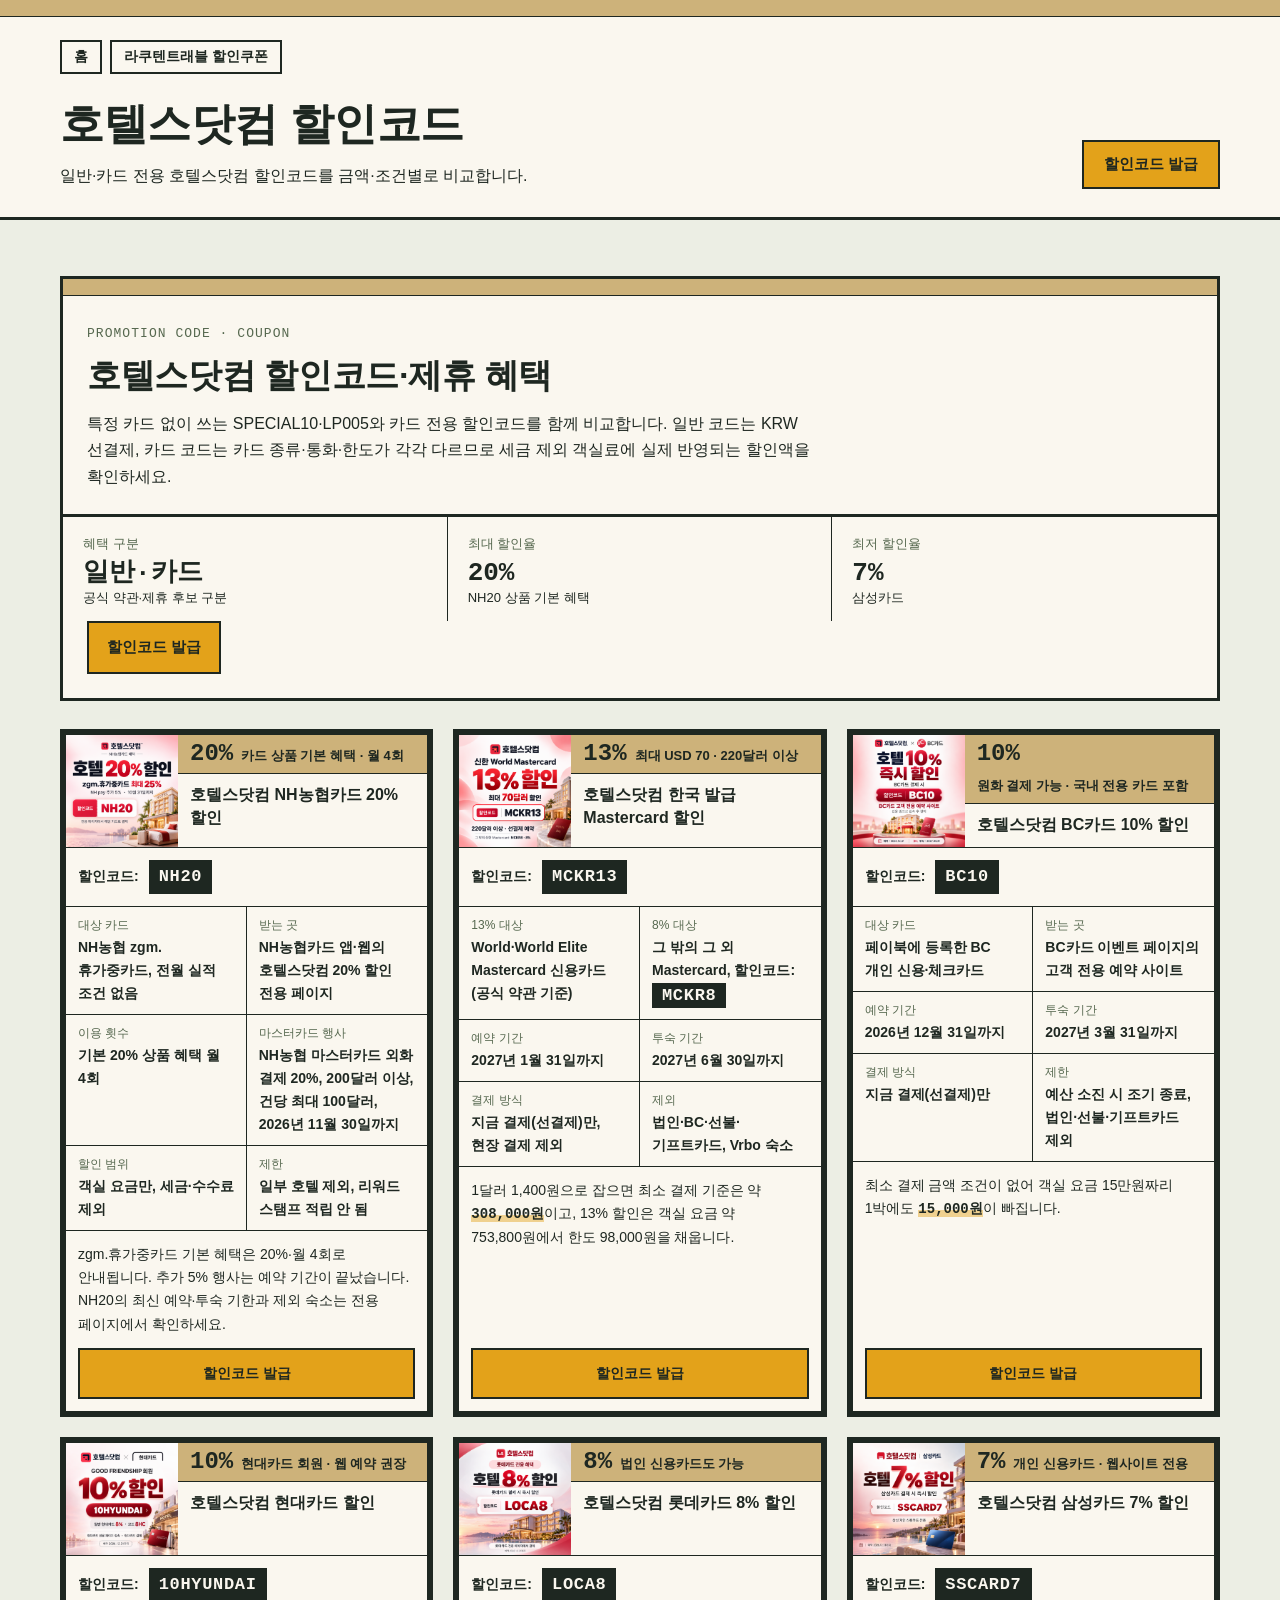
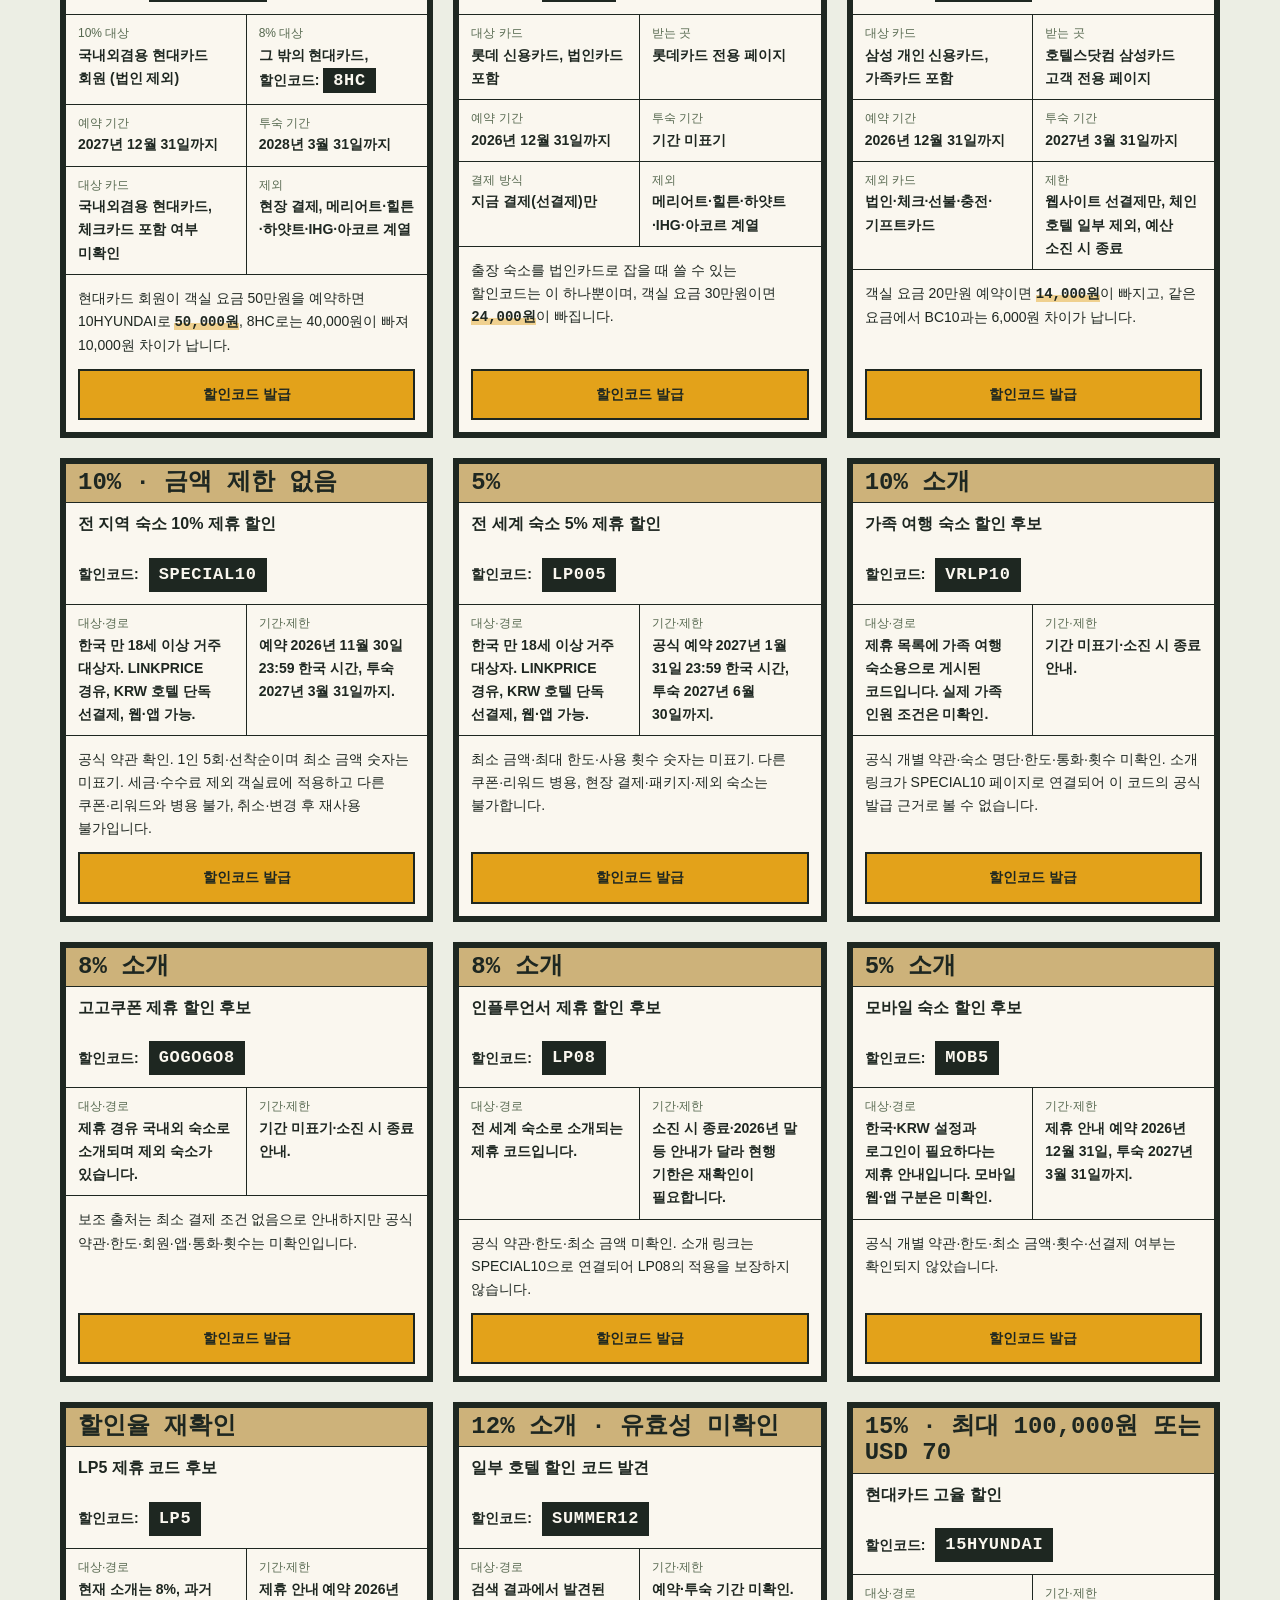
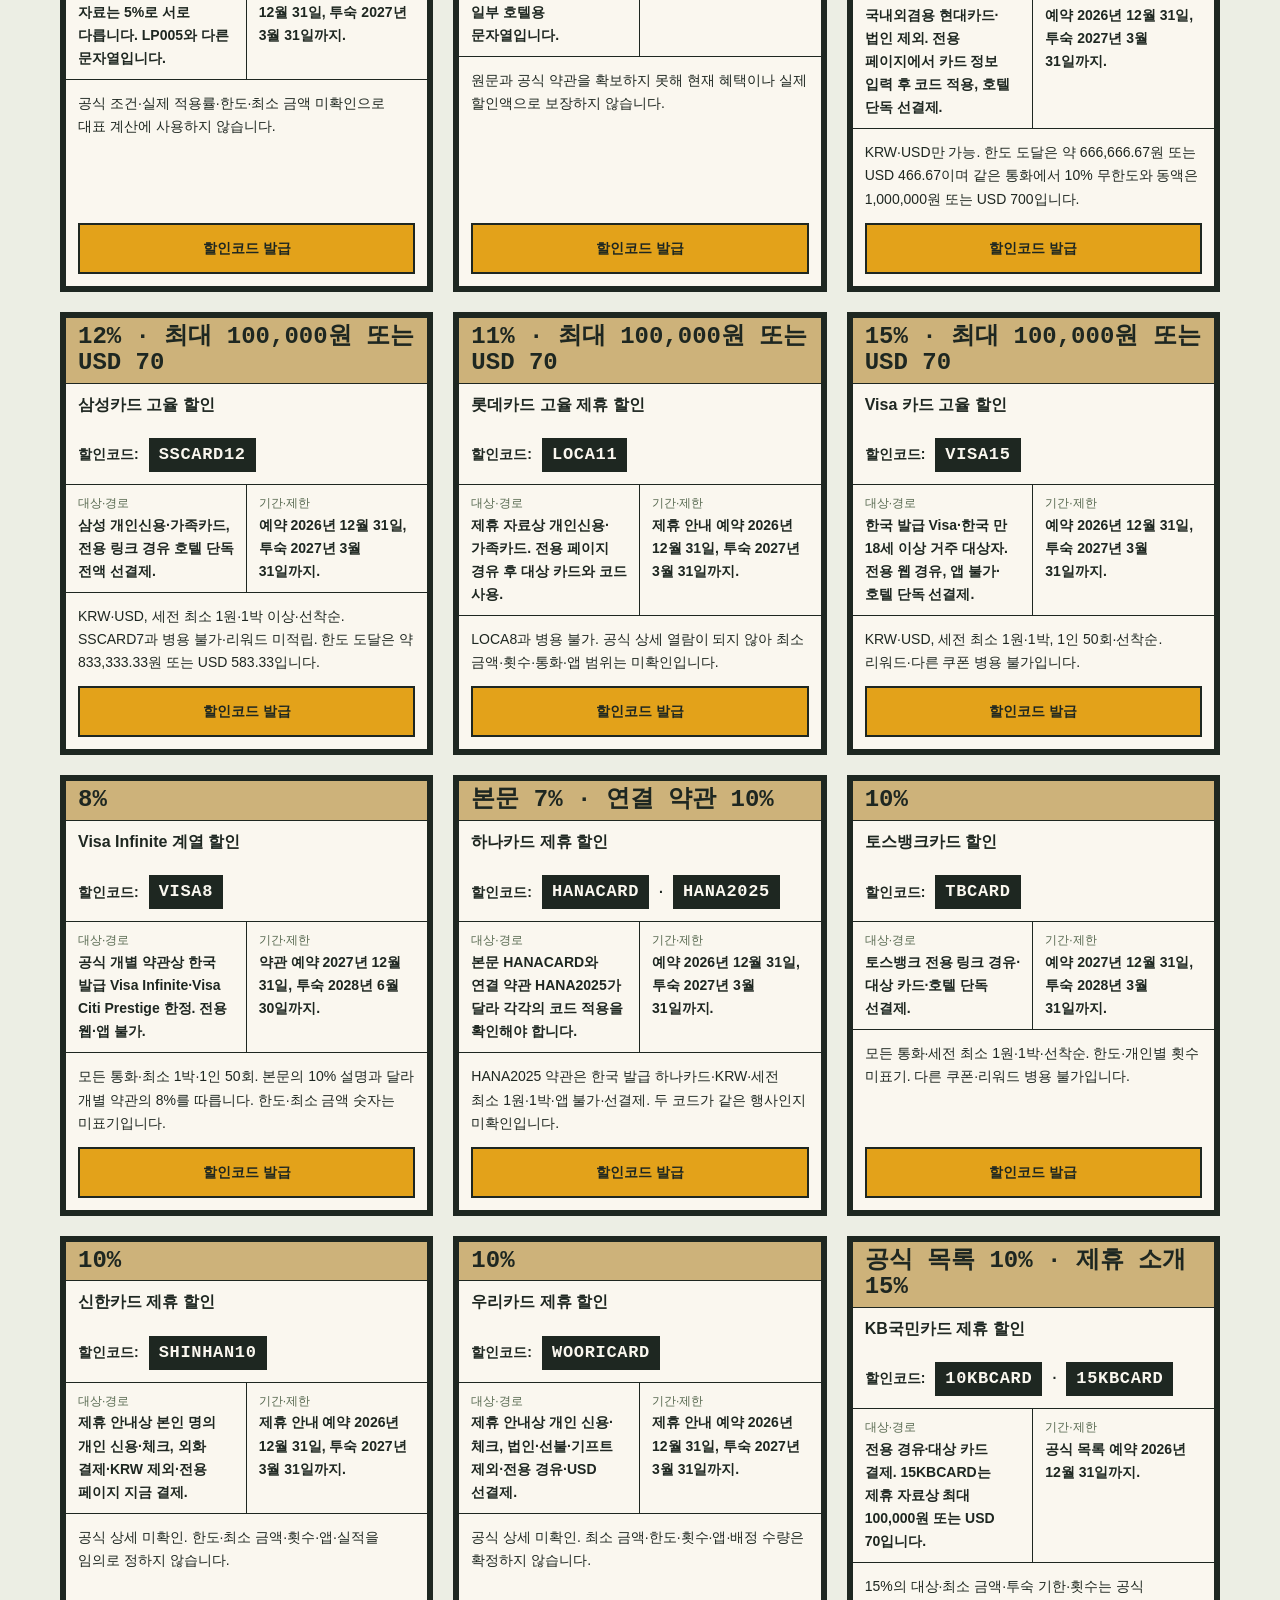
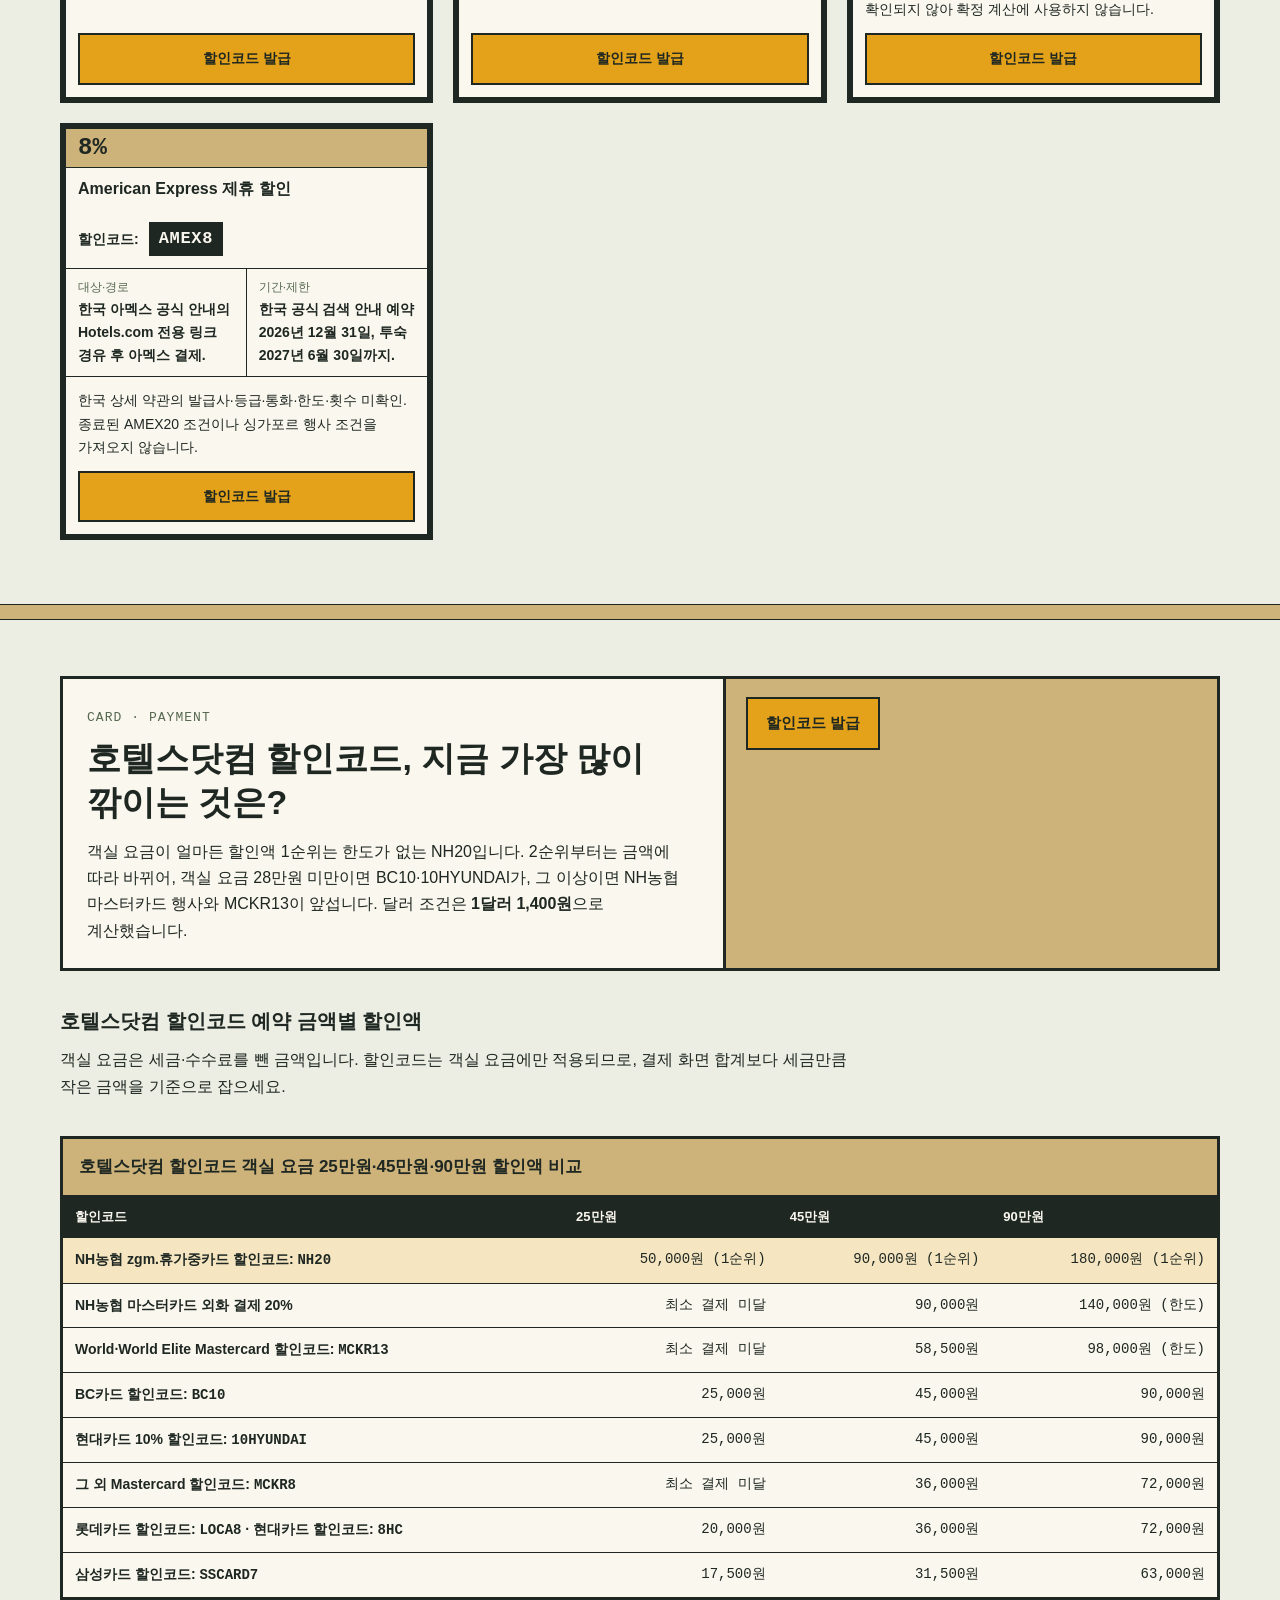
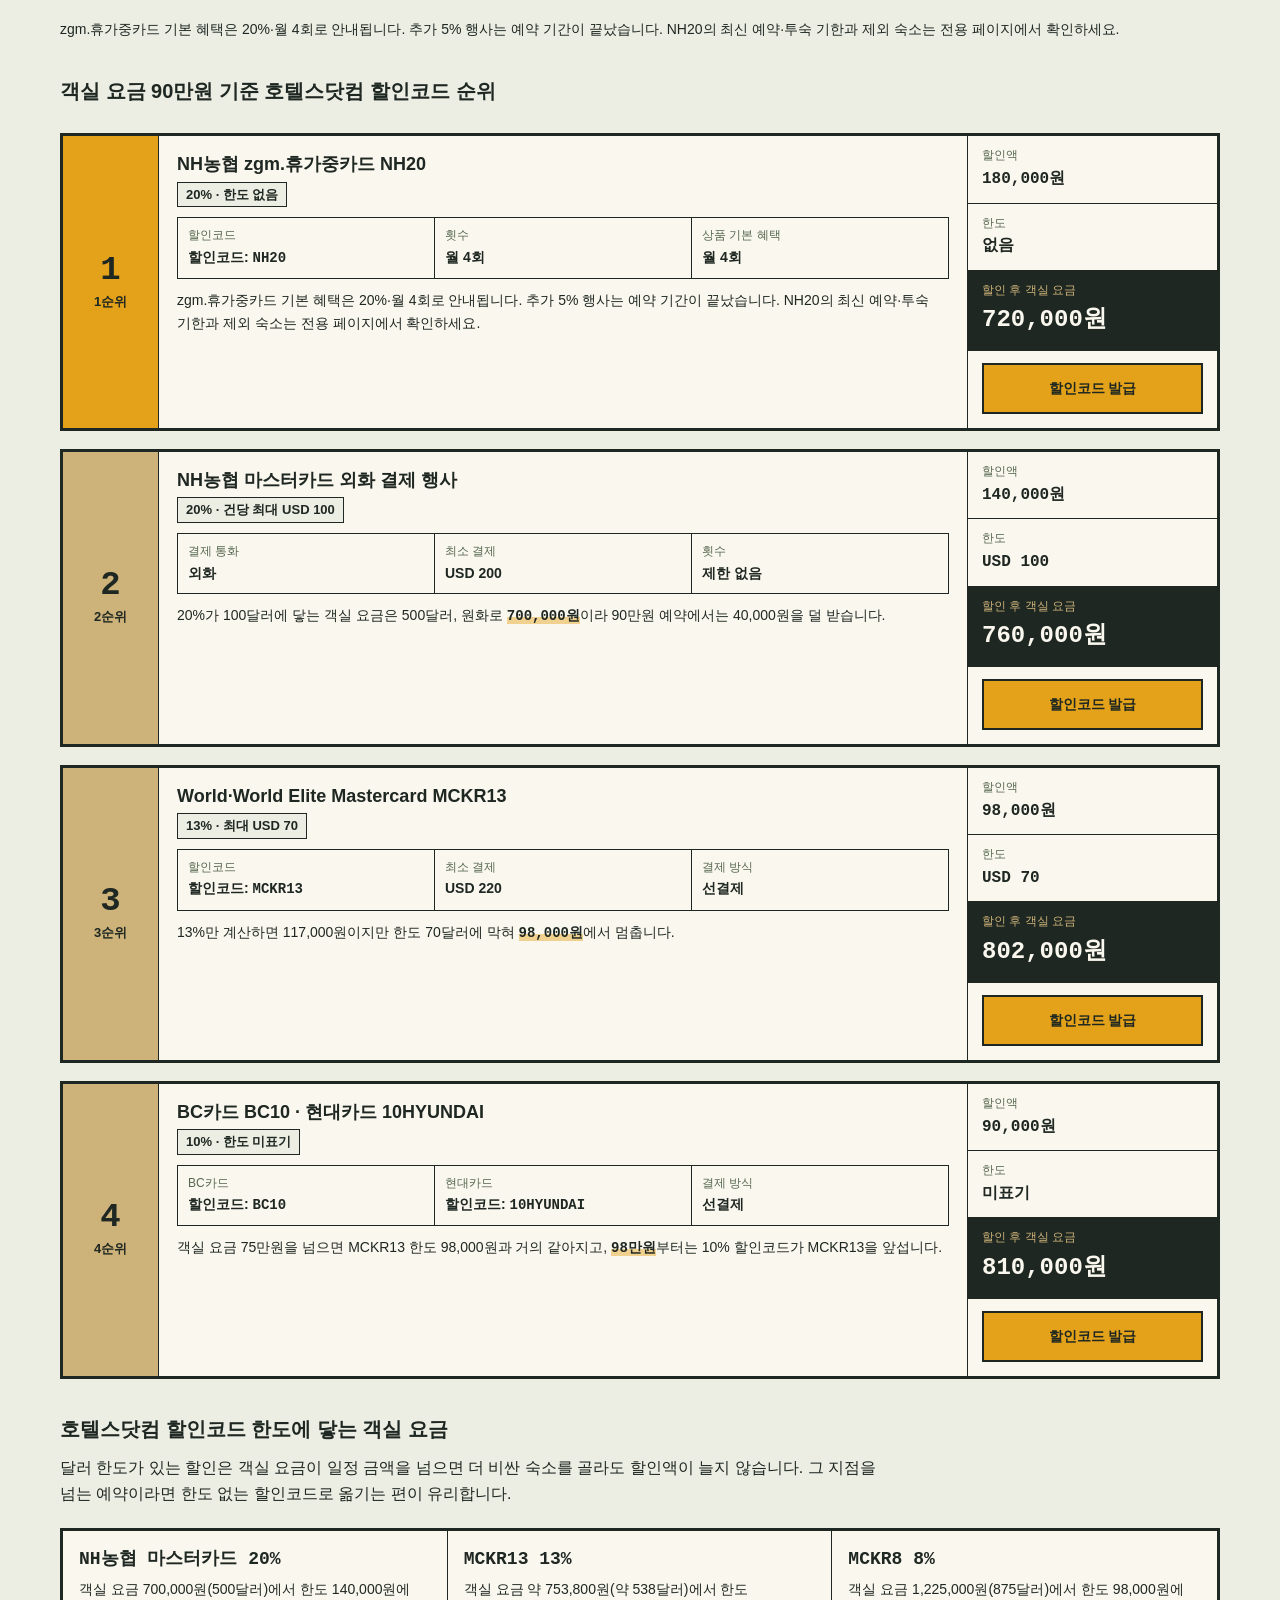
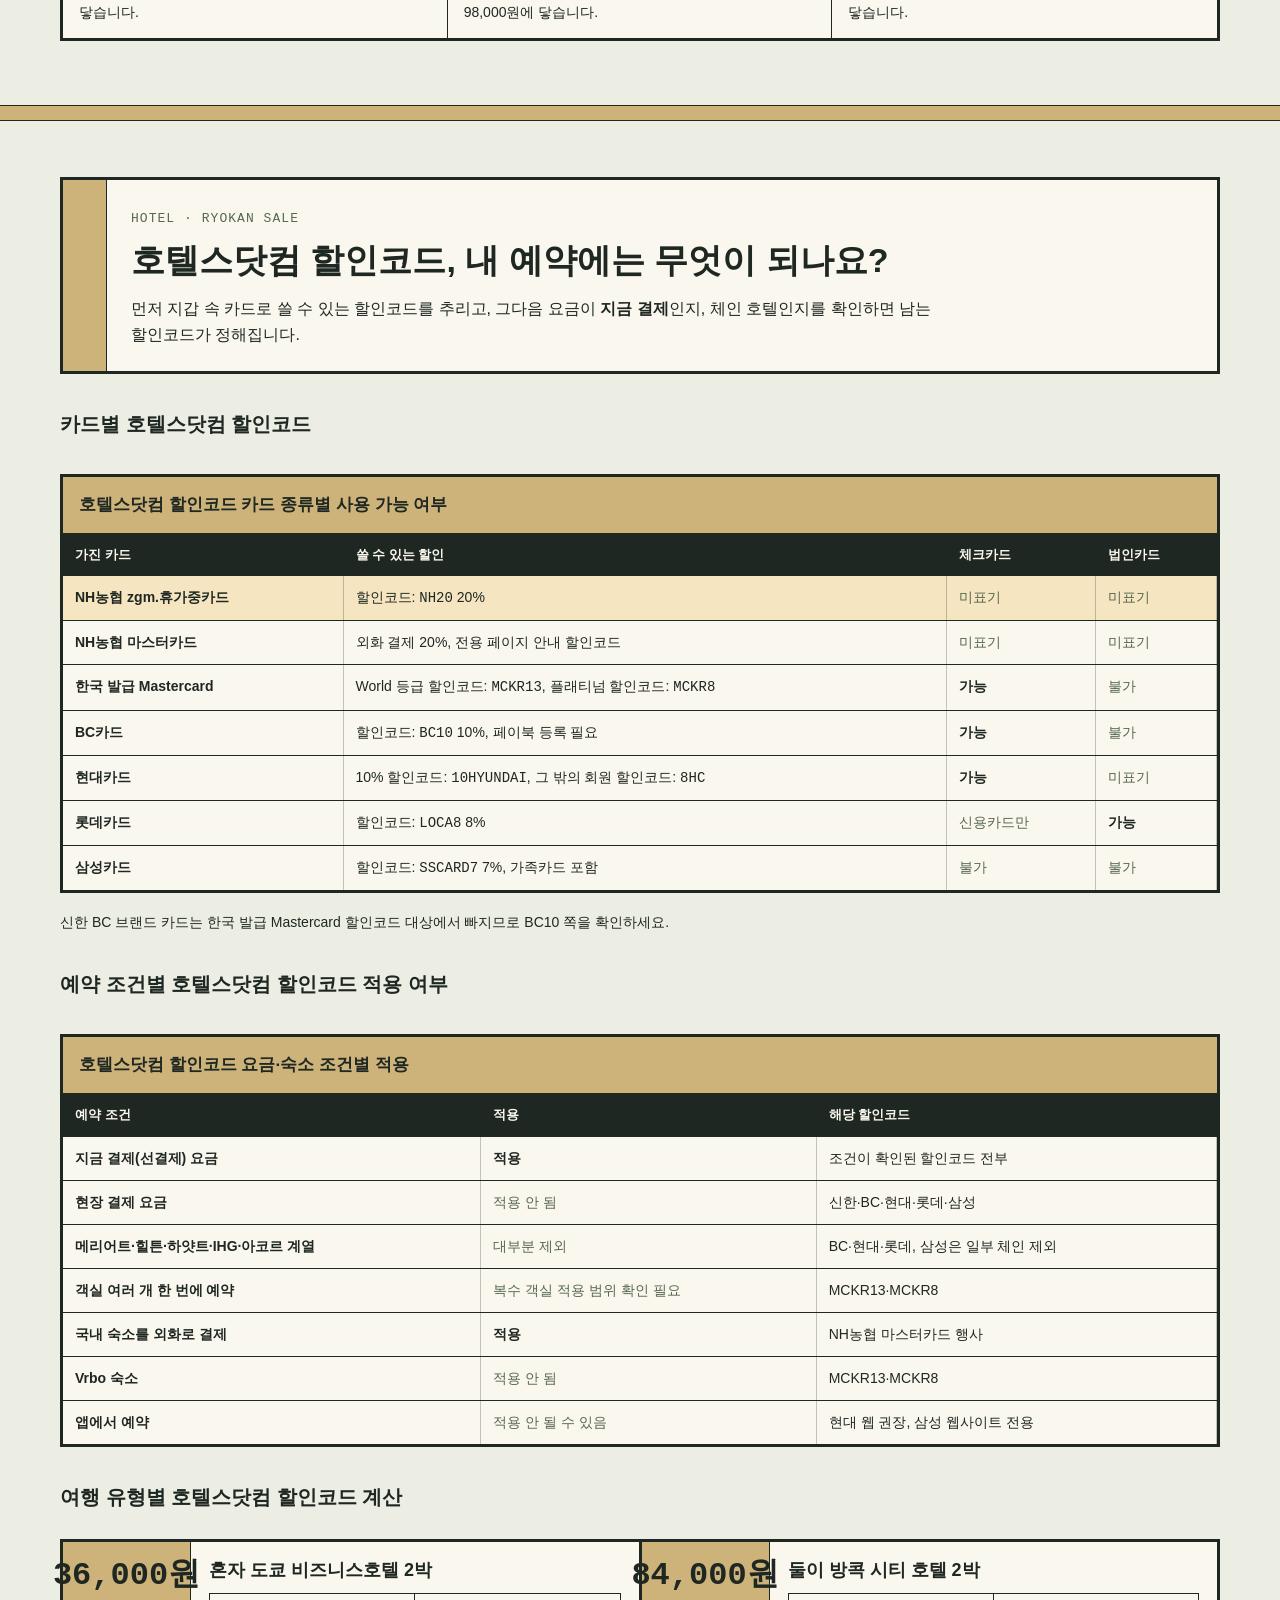
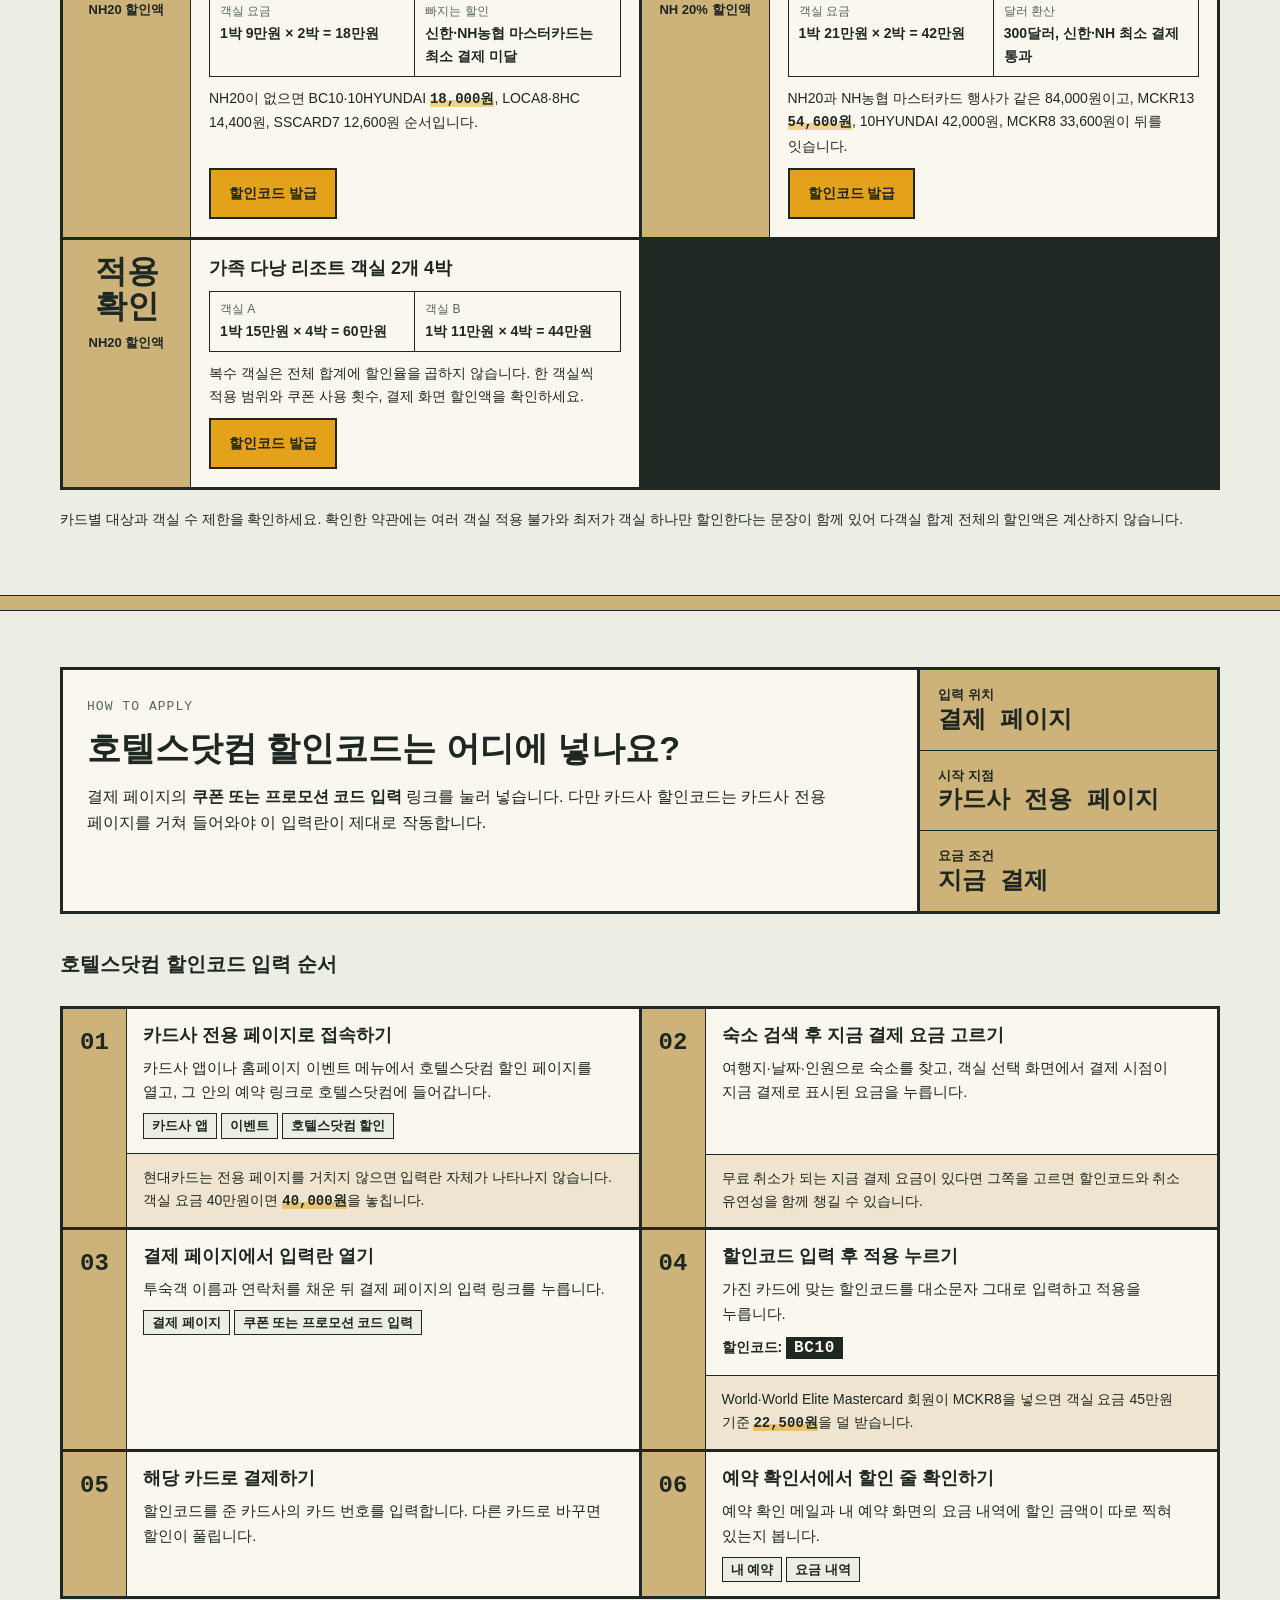
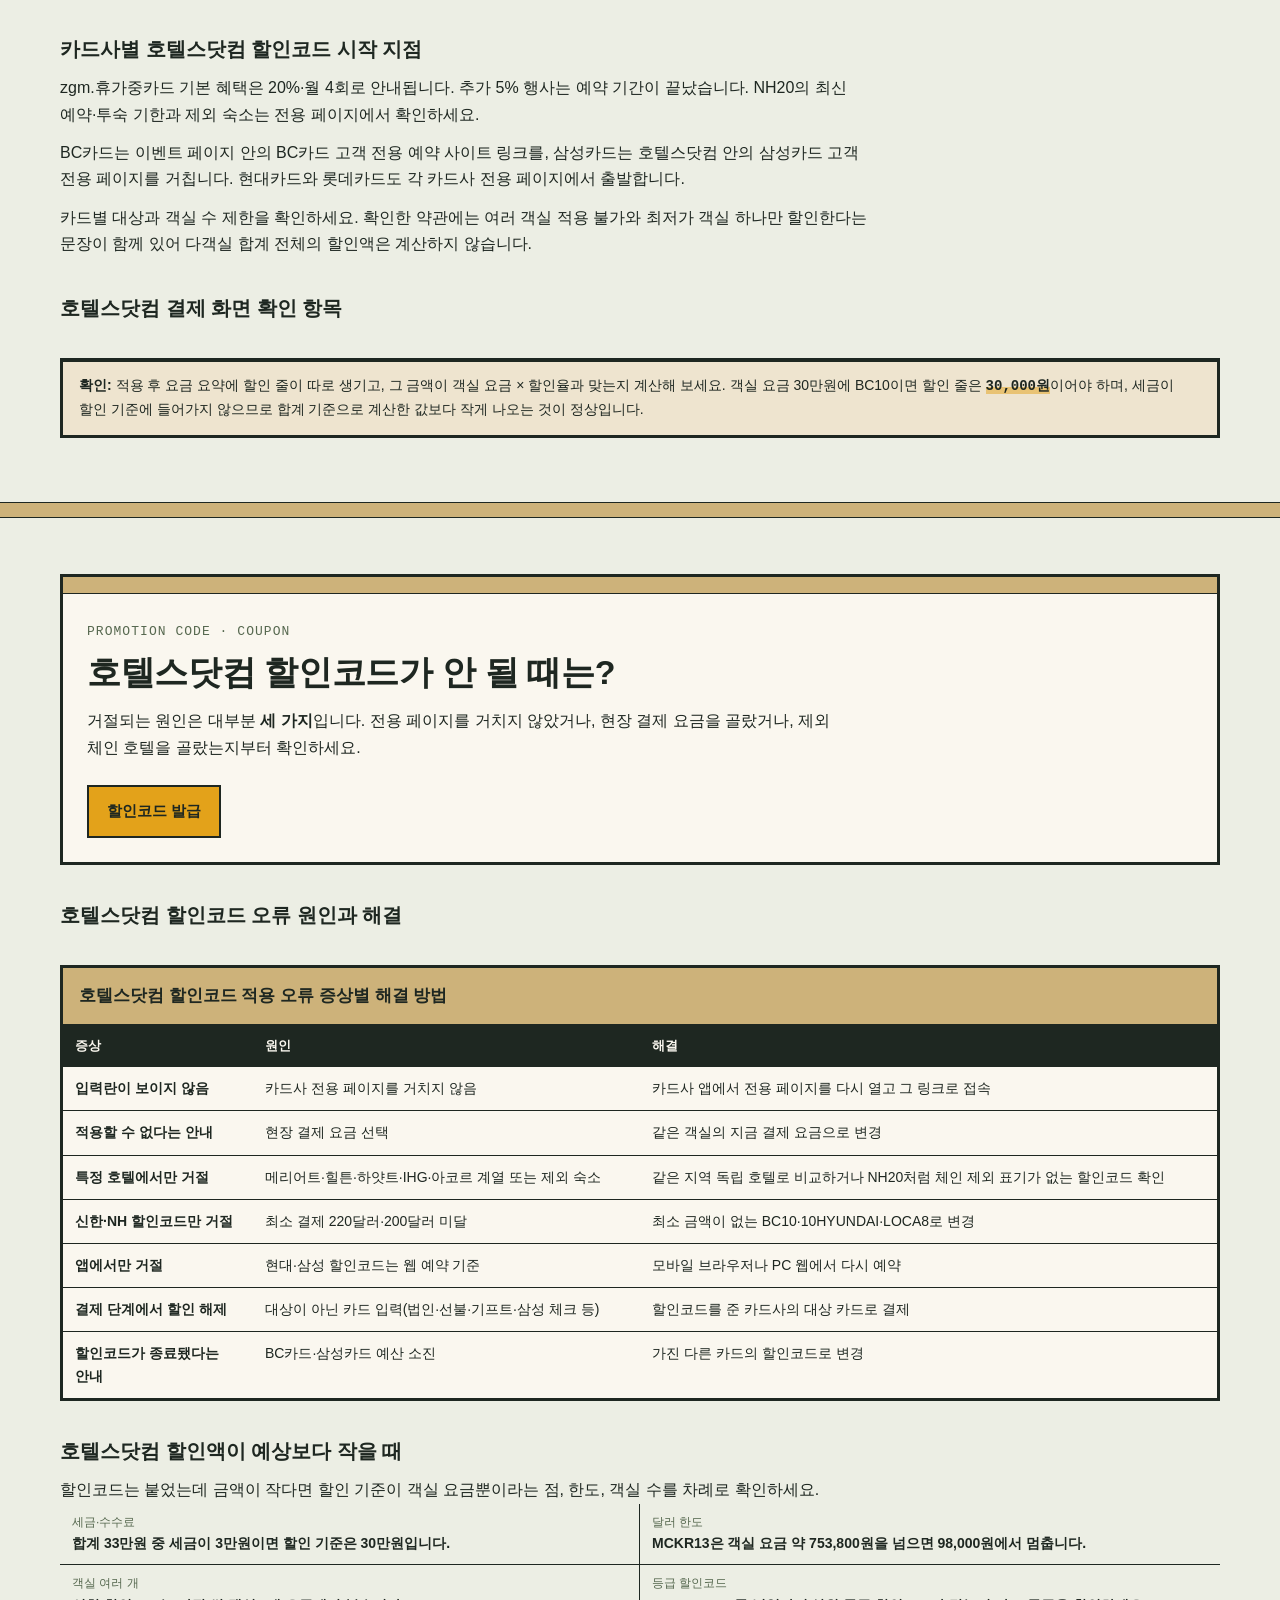
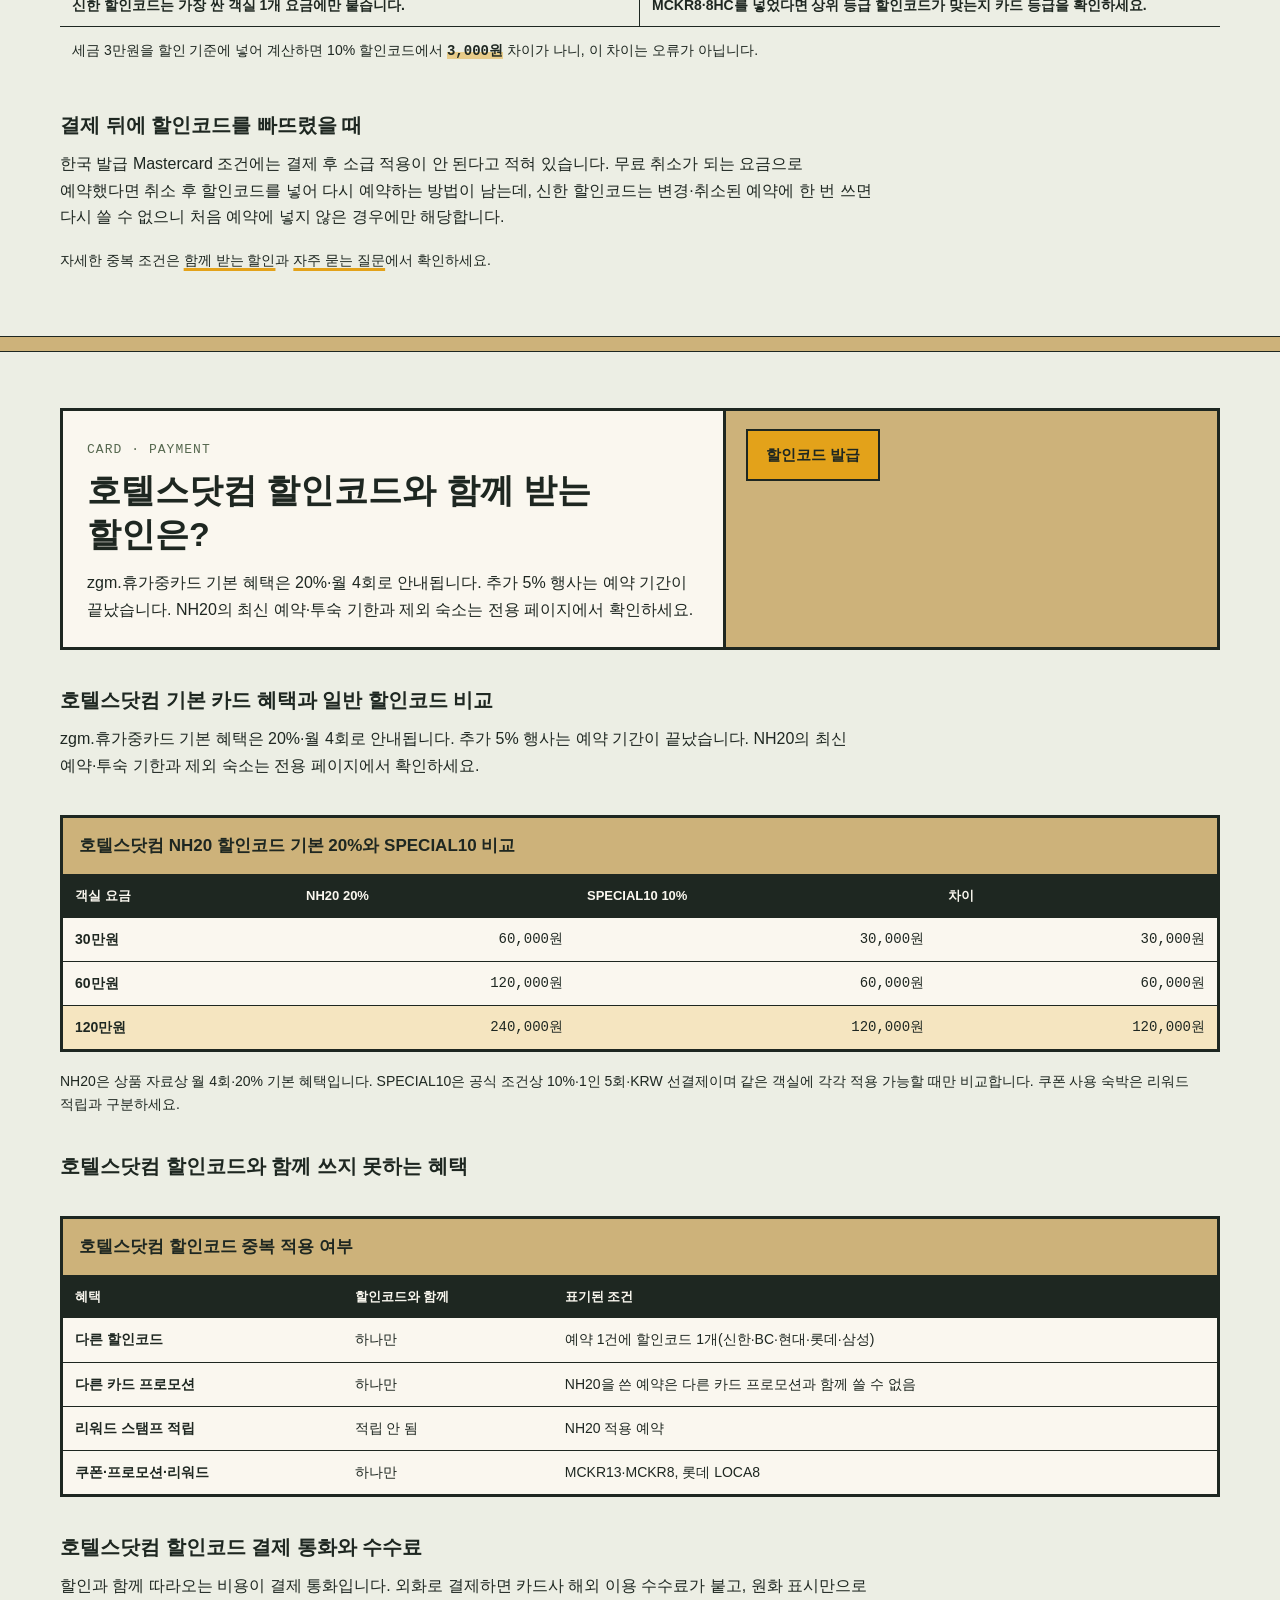
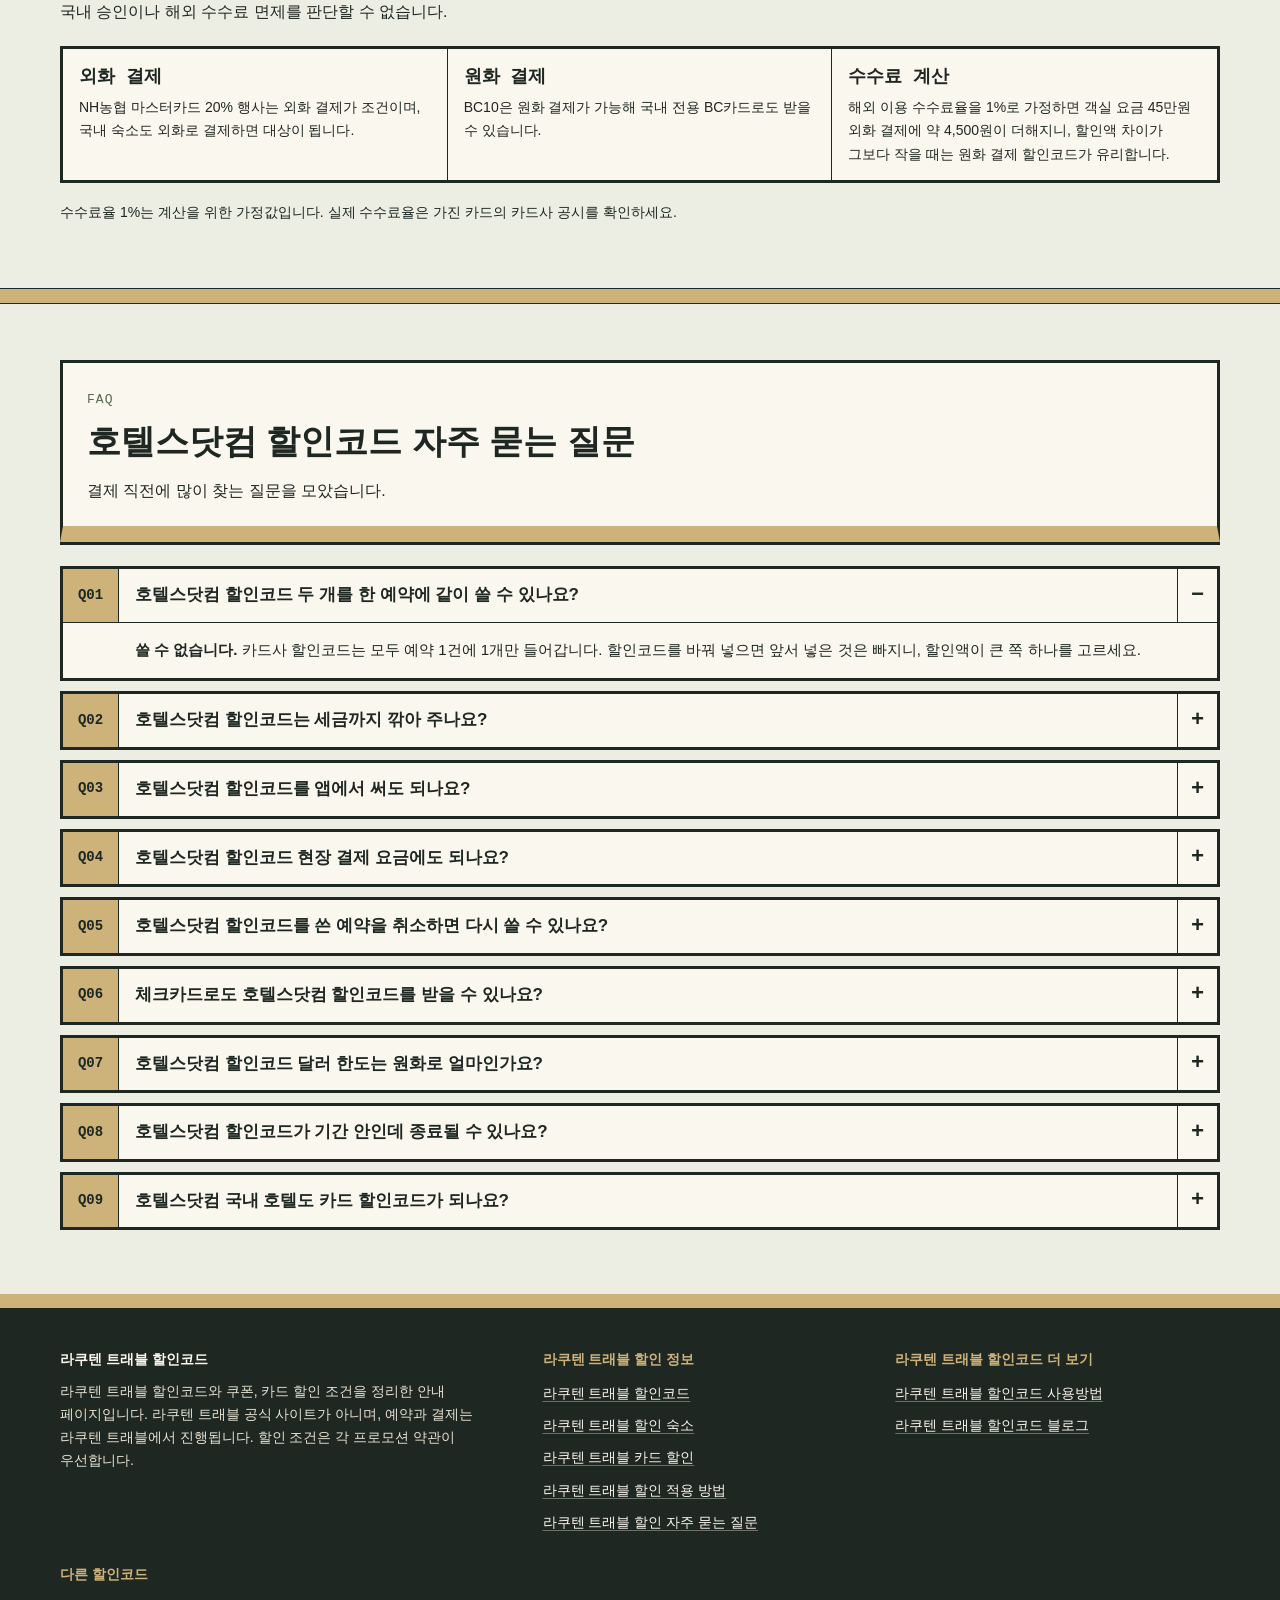
<file: hotelscom/index.html>
<!DOCTYPE html>
<html lang="ko">
<head>
<meta charset="UTF-8">
<meta name="viewport" content="width=device-width, initial-scale=1.0">
<title>호텔스닷컴 할인코드</title>
<meta name="description" content="호텔스닷컴 할인코드 NH20(20%)부터 SSCARD7(7%)까지 카드사 6곳 할인코드를 객실 요금 90만원 기준 할인액 180,000원 등으로 비교합니다.">
<meta name="robots" content="index, follow">
<link rel="canonical" href="https://rkt.agd-offer.co.kr/hotelscom/">
<meta property="og:site_name" content="라쿠텐 트래블 할인코드">
<meta property="og:locale" content="ko_KR">
<meta property="og:type" content="website">
<meta property="og:title" content="호텔스닷컴 할인코드">
<meta property="og:description" content="호텔스닷컴 할인코드 NH20(20%)부터 SSCARD7(7%)까지 카드사 6곳 할인코드를 객실 요금 90만원 기준 할인액 180,000원 등으로 비교합니다.">
<meta property="og:url" content="https://rkt.agd-offer.co.kr/hotelscom/">
<meta name="twitter:card" content="summary">
<meta name="twitter:title" content="호텔스닷컴 할인코드">
<meta name="twitter:description" content="호텔스닷컴 할인코드 NH20(20%)부터 SSCARD7(7%)까지 카드사 6곳 할인코드를 객실 요금 90만원 기준 할인액 180,000원 등으로 비교합니다.">
<script type="application/ld+json">{"@context":"https://schema.org","@graph":[{"@type":"WebPage","@id":"https://rkt.agd-offer.co.kr/hotelscom/#webpage","url":"https://rkt.agd-offer.co.kr/hotelscom/","name":"호텔스닷컴 할인코드","description":"호텔스닷컴 일반 할인코드와 카드 전용 혜택을 세금 제외 객실 요금 기준으로 비교합니다.","inLanguage":"ko-KR","breadcrumb":{"@id":"https://rkt.agd-offer.co.kr/hotelscom/#breadcrumb"}},{"@type":"BreadcrumbList","@id":"https://rkt.agd-offer.co.kr/hotelscom/#breadcrumb","itemListElement":[{"@type":"ListItem","position":1,"name":"홈","item":"https://rkt.agd-offer.co.kr/"},{"@type":"ListItem","position":2,"name":"호텔스닷컴 할인코드","item":"https://rkt.agd-offer.co.kr/hotelscom/"}]},{"@type":"ItemList","name":"호텔스닷컴 할인코드·제휴 혜택","numberOfItems":25,"itemListElement":[{"@type":"ListItem","position":1,"name":"호텔스닷컴 NH농협카드 20% 할인","url":"https://rkt.agd-offer.co.kr/hotelscom/#c-01"},{"@type":"ListItem","position":2,"name":"호텔스닷컴 한국 발급 Mastercard 할인","url":"https://rkt.agd-offer.co.kr/hotelscom/#c-02"},{"@type":"ListItem","position":3,"name":"호텔스닷컴 BC카드 10% 할인","url":"https://rkt.agd-offer.co.kr/hotelscom/#c-03"},{"@type":"ListItem","position":4,"name":"호텔스닷컴 현대카드 할인","url":"https://rkt.agd-offer.co.kr/hotelscom/#c-04"},{"@type":"ListItem","position":5,"name":"호텔스닷컴 롯데카드 8% 할인","url":"https://rkt.agd-offer.co.kr/hotelscom/#c-05"},{"@type":"ListItem","position":6,"name":"호텔스닷컴 삼성카드 7% 할인","url":"https://rkt.agd-offer.co.kr/hotelscom/#c-06"},{"@type":"ListItem","position":7,"name":"전 지역 숙소 10% 제휴 할인","url":"https://rkt.agd-offer.co.kr/hotelscom/#offer-added-1"},{"@type":"ListItem","position":8,"name":"전 세계 숙소 5% 제휴 할인","url":"https://rkt.agd-offer.co.kr/hotelscom/#offer-added-2"},{"@type":"ListItem","position":9,"name":"가족 여행 숙소 할인 후보","url":"https://rkt.agd-offer.co.kr/hotelscom/#offer-added-3"},{"@type":"ListItem","position":10,"name":"고고쿠폰 제휴 할인 후보","url":"https://rkt.agd-offer.co.kr/hotelscom/#offer-added-4"},{"@type":"ListItem","position":11,"name":"인플루언서 제휴 할인 후보","url":"https://rkt.agd-offer.co.kr/hotelscom/#offer-added-5"},{"@type":"ListItem","position":12,"name":"모바일 숙소 할인 후보","url":"https://rkt.agd-offer.co.kr/hotelscom/#offer-added-6"},{"@type":"ListItem","position":13,"name":"LP5 제휴 코드 후보","url":"https://rkt.agd-offer.co.kr/hotelscom/#offer-added-7"},{"@type":"ListItem","position":14,"name":"일부 호텔 할인 코드 발견","url":"https://rkt.agd-offer.co.kr/hotelscom/#offer-added-8"},{"@type":"ListItem","position":15,"name":"현대카드 고율 할인","url":"https://rkt.agd-offer.co.kr/hotelscom/#offer-added-9"},{"@type":"ListItem","position":16,"name":"삼성카드 고율 할인","url":"https://rkt.agd-offer.co.kr/hotelscom/#offer-added-10"},{"@type":"ListItem","position":17,"name":"롯데카드 고율 제휴 할인","url":"https://rkt.agd-offer.co.kr/hotelscom/#offer-added-11"},{"@type":"ListItem","position":18,"name":"Visa 카드 고율 할인","url":"https://rkt.agd-offer.co.kr/hotelscom/#offer-added-12"},{"@type":"ListItem","position":19,"name":"Visa Infinite 계열 할인","url":"https://rkt.agd-offer.co.kr/hotelscom/#offer-added-13"},{"@type":"ListItem","position":20,"name":"하나카드 제휴 할인","url":"https://rkt.agd-offer.co.kr/hotelscom/#offer-added-14"},{"@type":"ListItem","position":21,"name":"토스뱅크카드 할인","url":"https://rkt.agd-offer.co.kr/hotelscom/#offer-added-15"},{"@type":"ListItem","position":22,"name":"신한카드 제휴 할인","url":"https://rkt.agd-offer.co.kr/hotelscom/#offer-added-16"},{"@type":"ListItem","position":23,"name":"우리카드 제휴 할인","url":"https://rkt.agd-offer.co.kr/hotelscom/#offer-added-17"},{"@type":"ListItem","position":24,"name":"KB국민카드 제휴 할인","url":"https://rkt.agd-offer.co.kr/hotelscom/#offer-added-18"},{"@type":"ListItem","position":25,"name":"American Express 제휴 할인","url":"https://rkt.agd-offer.co.kr/hotelscom/#offer-added-19"}]}]}</script>
<style>
html{scroll-behavior:smooth}
body{margin:0;background:#ECEEE4;color:#1E2721;font-family:-apple-system,BlinkMacSystemFont,"Apple SD Gothic Neo","Pretendard","Noto Sans KR",sans-serif;-webkit-text-size-adjust:100%}
.rx :where(h1,p,dl,dt,dd,ul,li){margin:0;padding:0}
.rx :where(*,*::before,*::after){box-sizing:border-box}
.rx-top{background:#FAF7EF;border-bottom:3px solid #1E2721;position:relative;padding:40px 16px 28px;word-break:keep-all}
.rx-top::before{content:"";position:absolute;left:0;right:0;top:0;height:16px;background:#CDB27A;border-bottom:1px solid #1E2721}
.rx-inner{max-width:1160px;margin:0 auto}
.rx-top-grid{display:grid;grid-template-columns:minmax(0,1fr) auto;gap:24px;align-items:end}
.rx-top h1{font-size:clamp(28px,5vw,44px);line-height:1.2;font-weight:800;letter-spacing:-.01em}
.rx-desc{margin-top:12px;font-size:16px;line-height:1.65;max-width:720px}
.rx-stats{display:grid;grid-template-columns:repeat(4,minmax(0,1fr));margin-top:20px;border:3px solid #1E2721;max-width:720px}
.rx-stats>div{padding:10px 14px;border-right:1px solid #1E2721}
.rx-stats>div:last-child{border-right:0}
.rx-stats dt{font-size:12px;color:#56684F}
.rx-stats dd{font-family:ui-monospace,SFMono-Regular,Menlo,Consolas,monospace;font-size:24px;font-weight:800;line-height:1.2}
.rx-cta{display:inline-block;background:#E3A21A;color:#1E2721;font-weight:800;font-size:15px;padding:13px 20px;border:2px solid #1E2721;text-decoration:none;text-align:center;white-space:nowrap}
.rx-cta:hover,.rx-cta:focus-visible{background:#1E2721;color:#FAF7EF}
.rx-nav{position:sticky;top:0;z-index:20;background:#1E2721;border-bottom:3px solid #CDB27A}
.rx-nav .rx-inner{display:flex;align-items:center;gap:8px;padding:0 16px}
.rx-nav ul{margin:0;padding:0;list-style:none;display:flex;gap:2px;overflow-x:auto;scrollbar-width:none;flex:1;min-width:0}
.rx-nav ul::-webkit-scrollbar{display:none}
.rx-nav a{display:block;color:#FAF7EF;text-decoration:none;font-size:14px;font-weight:700;padding:14px 12px;white-space:nowrap}
.rx-nav a:hover,.rx-nav a:focus-visible{color:#E3A21A}
.rx-nav .rx-navcta{background:#E3A21A;color:#1E2721;padding:8px 12px;border:2px solid #FAF7EF;flex:none}
.rx-nav .rx-navcta:hover,.rx-nav .rx-navcta:focus-visible{background:#FAF7EF;color:#1E2721}
.rx-sep{height:14px;background:#CDB27A;border-top:1px solid #1E2721;border-bottom:1px solid #1E2721}
.rx-foot{background:#1E2721;color:#FAF7EF;padding:40px 16px 28px;border-top:14px solid #CDB27A;word-break:keep-all;line-height:1.65}
.rx-foot-grid{display:grid;grid-template-columns:minmax(0,1.4fr) minmax(0,1fr) minmax(0,1fr);gap:28px}
.rx-foot-name{font-size:20px;font-weight:800}
.rx-foot p{font-size:14px}
.rx-foot-name+p{margin-top:8px;color:#E6E2D3}
.rx-foot-title{font-size:13px;font-weight:800;color:#CDB27A;margin-bottom:8px}
.rx-foot ul{list-style:none;display:grid;gap:6px}
.rx-foot a{color:#FAF7EF;font-size:14px;text-decoration:underline;text-decoration-color:rgba(250,247,239,.35);text-underline-offset:3px}
.rx-foot a:hover,.rx-foot a:focus-visible{text-decoration-color:#E3A21A}
.rx-pages{margin-bottom:22px}
.rx-pages ul{list-style:none;display:flex;gap:8px;overflow-x:auto;scrollbar-width:none;padding-bottom:2px}
.rx-pages ul::-webkit-scrollbar{display:none}
.rx-pages a{display:block;white-space:nowrap;font-size:14px;font-weight:700;color:#1E2721;background:#FAF7EF;border:2px solid #1E2721;padding:6px 12px;text-decoration:none}
.rx-pages a:hover,.rx-pages a:focus-visible{background:#E3A21A;color:#1E2721}
.rx-pages a[aria-current="page"]{background:#1E2721;color:#FAF7EF}
.rx-foot-more{margin-top:28px}
.rx-foot-more ul{display:flex;flex-wrap:wrap;gap:6px 18px}
.rx-foot-bottom{display:flex;justify-content:space-between;gap:12px;flex-wrap:wrap;margin-top:28px;padding-top:16px;border-top:1px solid rgba(250,247,239,.3);font-size:13px}
@media (max-width:760px){
.rx-top{padding:32px 16px 22px}
.rx-top-grid{grid-template-columns:1fr;gap:16px}
.rx-stats{grid-template-columns:repeat(2,minmax(0,1fr))}
.rx-stats>div:nth-child(2){border-right:0}
.rx-stats>div:nth-child(-n+2){border-bottom:1px solid #1E2721}
.rx-cta{display:block}
.rx-nav .rx-inner{padding:0 0 0 8px}
.rx-nav .rx-navcta{margin-right:8px;font-size:13px}
.rx-foot-grid{grid-template-columns:1fr;gap:22px}
}
</style>
<style>
.rc :where(h2,h3,p,dl,dt,dd,figure,table,caption,th,td,ul,li){margin:0;padding:0}
.rc :where(*,*::before,*::after){box-sizing:border-box}
.rc{--rc-bg:#ECEEE4;--rc-ink:#1E2721;--rc-paper:#FAF7EF;--rc-kraft:#CDB27A;--rc-moss:#56684F;--rc-point:#E3A21A;background:var(--rc-bg);color:var(--rc-ink);font-family:-apple-system,BlinkMacSystemFont,"Apple SD Gothic Neo","Pretendard","Noto Sans KR",sans-serif;line-height:1.65;word-break:keep-all;padding:56px 16px 64px;scroll-margin-top:72px}
.rc-wrap{max-width:1160px;margin:0 auto}
.rc-head{border:3px solid var(--rc-ink);background:var(--rc-paper);display:grid;grid-template-columns:1fr;position:relative}
.rc-head::before{content:"";position:absolute;left:0;right:0;top:0;height:16px;background:var(--rc-kraft);border-bottom:1px solid var(--rc-ink)}
.rc-intro{padding:44px 24px 24px}
.rc-intro::before{content:"PROMOTION CODE · COUPON";display:block;font-family:ui-monospace,SFMono-Regular,Menlo,Consolas,monospace;font-size:13px;letter-spacing:.08em;color:var(--rc-moss);margin-bottom:8px}
.rc h2{font-size:clamp(24px,4vw,34px);line-height:1.3;font-weight:800;letter-spacing:-.01em}
.rc-lead{margin-top:14px;font-size:16px;max-width:760px}
.rc-lead a,.rc-note a{color:var(--rc-ink);text-decoration:underline;text-decoration-color:var(--rc-point);text-decoration-thickness:3px;text-underline-offset:3px}
.rc-stats{display:grid;grid-template-columns:repeat(3,1fr);border-top:3px solid var(--rc-ink)}
.rc-stats>div{padding:16px 20px;border-right:1px solid var(--rc-ink)}
.rc-stats>div:last-child{border-right:0}
.rc-stats dt{font-size:13px;color:var(--rc-moss)}
.rc-stats dd{font-family:ui-monospace,SFMono-Regular,Menlo,Consolas,monospace;font-size:26px;font-weight:700;line-height:1.2;margin-top:4px}
.rc-stats dd small{font-family:-apple-system,BlinkMacSystemFont,"Apple SD Gothic Neo","Noto Sans KR",sans-serif;font-size:13px;font-weight:500;display:block;color:var(--rc-ink)}
.rc-headcta{display:flex;flex-wrap:wrap;gap:12px;align-items:center;padding:0 24px 24px}
.rc-btn{display:inline-block;background:var(--rc-point);color:var(--rc-ink);font-weight:800;font-size:15px;padding:12px 18px;border:2px solid var(--rc-ink);text-decoration:none}
.rc-btn:hover,.rc-btn:focus-visible{background:var(--rc-ink);color:var(--rc-paper)}
.rc-list{list-style:none;display:grid;grid-template-columns:repeat(3,minmax(0,1fr));gap:20px;margin-top:28px}
.rc-card{background:var(--rc-ink);padding:6px;display:flex;flex-direction:column;height:100%}
.rc-box{background:var(--rc-paper);display:flex;flex-direction:column;flex:1}
.rc-top{display:grid;grid-template-columns:112px 1fr;border-bottom:1px solid var(--rc-ink)}
.rc-thumb{border-right:1px solid var(--rc-ink);background:var(--rc-kraft)}
.rc-thumb img{display:block;width:112px;height:112px;object-fit:cover;color:transparent;font-size:0}
.rc-title{display:flex;flex-direction:column}
.rc-band{background:var(--rc-kraft);border-bottom:1px solid var(--rc-ink);padding:6px 12px;display:flex;align-items:baseline;gap:8px;flex-wrap:wrap}
.rc-rate{font-family:ui-monospace,SFMono-Regular,Menlo,Consolas,monospace;font-size:24px;font-weight:800;line-height:1.1}
.rc-cap{font-size:13px;font-weight:600}
.rc h3{font-size:16px;line-height:1.4;font-weight:800;padding:10px 12px}
.rc-code{display:flex;flex-wrap:wrap;align-items:center;gap:6px 10px;padding:12px;border-bottom:1px solid var(--rc-ink);font-size:14px;font-weight:700}
.rc code{font-family:ui-monospace,SFMono-Regular,Menlo,Consolas,monospace;font-size:17px;font-weight:800;background:var(--rc-ink);color:var(--rc-paper);padding:3px 10px;user-select:all;-webkit-user-select:all;word-break:break-all;letter-spacing:.04em}
.rc-get{padding:12px;border-bottom:1px solid var(--rc-ink);font-size:14px}
.rc-get b{font-weight:700}
.rc-grid{display:grid;grid-template-columns:1fr 1fr}
.rc-grid>div{padding:9px 12px;border-bottom:1px solid var(--rc-ink)}
.rc-grid>div:nth-child(odd){border-right:1px solid var(--rc-ink)}
.rc-grid dt{font-size:12px;color:var(--rc-moss)}
.rc-grid dd{font-size:14px;font-weight:600}
.rc-calc{padding:12px;font-size:14px;flex:1}
.rc-calc strong{font-family:ui-monospace,SFMono-Regular,Menlo,Consolas,monospace;font-weight:800;background:linear-gradient(transparent 58%,rgba(227,162,26,.45) 58%)}
.rc-card .rc-btn{display:block;text-align:center;margin:0 12px 12px;font-size:14px}
.rc-tablewrap{margin-top:36px;border:3px solid var(--rc-ink);background:var(--rc-paper)}
.rc table{width:100%;border-collapse:collapse;font-size:14px}
.rc caption{text-align:left;font-weight:800;font-size:17px;padding:14px 16px;background:var(--rc-kraft);border-bottom:1px solid var(--rc-ink)}
.rc th,.rc td{border-bottom:1px solid var(--rc-ink);padding:10px 12px;text-align:left;vertical-align:top}
.rc thead th{font-size:13px;color:var(--rc-paper);background:var(--rc-ink);font-weight:700}
.rc tbody th{font-weight:800}
.rc tbody tr:last-child th,.rc tbody tr:last-child td{border-bottom:0}
.rc td.rc-num{font-family:ui-monospace,SFMono-Regular,Menlo,Consolas,monospace;white-space:nowrap}
.rc-top1{display:inline-block;margin-left:4px;font-family:-apple-system,BlinkMacSystemFont,"Apple SD Gothic Neo","Noto Sans KR",sans-serif;font-size:12px;font-weight:800;background:var(--rc-point);border:1px solid var(--rc-ink);padding:0 5px}
.rc th .rc-tcode{display:block;margin-top:4px;font-size:13px;font-weight:700}
.rc th .rc-tcode code{font-size:14px;white-space:nowrap;word-break:normal}
.rc thead th:first-child{width:190px}
.rc-note{margin-top:18px;font-size:14px;color:var(--rc-ink)}
@media (max-width:1000px){.rc-list{grid-template-columns:repeat(2,minmax(0,1fr))}}
@media (max-width:760px){
.rc{padding:40px 16px 48px}
.rc-intro{padding:38px 16px 18px}
.rc-headcta{padding:0 16px 18px}
.rc-stats{grid-template-columns:1fr}
.rc-stats>div{border-right:0;border-bottom:1px solid var(--rc-ink);padding:12px 16px}
.rc-stats>div:last-child{border-bottom:0}
.rc-list{grid-template-columns:1fr}
.rc table,.rc tbody,.rc tr,.rc th,.rc td,.rc caption{display:block;width:100%}
.rc thead{position:absolute;width:1px;height:1px;overflow:hidden;clip:rect(0 0 0 0);white-space:nowrap}
.rc tbody tr{border-bottom:3px solid var(--rc-ink)}
.rc tbody tr:last-child{border-bottom:0}
.rc tbody th{background:var(--rc-kraft);border-bottom:1px solid var(--rc-ink)}
.rc td{display:grid;grid-template-columns:118px minmax(0,1fr);gap:10px;border-bottom:1px solid rgba(30,39,33,.25)}
.rc td::before{content:attr(data-label);font-family:-apple-system,BlinkMacSystemFont,"Apple SD Gothic Neo","Noto Sans KR",sans-serif;font-size:12px;font-weight:700;color:var(--rc-moss)}
.rc td.rc-num{white-space:normal}
.rc tbody tr td:last-child{border-bottom:0}
}
@media (max-width:360px){
.rc-top{grid-template-columns:88px 1fr}
.rc-thumb img{width:88px;height:88px}
.rc-grid{grid-template-columns:1fr}
.rc-grid>div:nth-child(odd){border-right:0}
.rc td{grid-template-columns:96px minmax(0,1fr)}
}
.rh :where(h2,h3,p,dl,dt,dd,table,caption,th,td,ul,li){margin:0;padding:0}
.rh :where(*,*::before,*::after){box-sizing:border-box}
.rh{--rh-bg:#ECEEE4;--rh-ink:#1E2721;--rh-paper:#FAF7EF;--rh-kraft:#CDB27A;--rh-moss:#56684F;--rh-point:#E3A21A;background:var(--rh-bg);color:var(--rh-ink);font-family:-apple-system,BlinkMacSystemFont,"Apple SD Gothic Neo","Pretendard","Noto Sans KR",sans-serif;line-height:1.65;word-break:keep-all;padding:56px 16px 64px;scroll-margin-top:72px}
.rh-wrap{max-width:1160px;margin:0 auto}
.rh-head{border:3px solid var(--rh-ink);background:var(--rh-paper);display:grid;grid-template-columns:44px minmax(0,1fr)}
.rh-head::before{content:"";background:var(--rh-kraft);border-right:1px solid var(--rh-ink)}
.rh-intro{padding:28px 24px 22px}
.rh-intro::before{content:"HOTEL · RYOKAN SALE";display:block;font-family:ui-monospace,SFMono-Regular,Menlo,Consolas,monospace;font-size:13px;letter-spacing:.08em;color:var(--rh-moss);margin-bottom:8px}
.rh h2{font-size:clamp(24px,4vw,34px);line-height:1.3;font-weight:800}
.rh-lead{margin-top:14px;font-size:16px;max-width:820px}
.rh-lead a,.rh-note a,.rh-body a{color:var(--rh-ink);text-decoration:underline;text-decoration-color:var(--rh-point);text-decoration-thickness:3px;text-underline-offset:3px}
.rh-stats{display:grid;grid-template-columns:repeat(4,minmax(0,1fr));margin-top:20px;border:1px solid var(--rh-ink)}
.rh-stats>div{padding:12px 14px;border-right:1px solid var(--rh-ink)}
.rh-stats>div:last-child{border-right:0}
.rh-stats dt{font-size:13px;color:var(--rh-moss)}
.rh-stats dd{font-family:ui-monospace,SFMono-Regular,Menlo,Consolas,monospace;font-size:24px;font-weight:800;line-height:1.25}
.rh-stats dd small{display:block;font-family:-apple-system,BlinkMacSystemFont,"Apple SD Gothic Neo","Noto Sans KR",sans-serif;font-size:12px;font-weight:500}
.rh-btn{display:inline-block;background:var(--rh-point);color:var(--rh-ink);font-weight:800;font-size:15px;padding:12px 18px;border:2px solid var(--rh-ink);text-decoration:none;text-align:center}
.rh-btn:hover,.rh-btn:focus-visible{background:var(--rh-ink);color:var(--rh-paper)}
.rh-intro .rh-btn{margin-top:18px}
.rh-list{list-style:none;display:grid;grid-template-columns:repeat(2,minmax(0,1fr));gap:0;margin-top:28px;border:3px solid var(--rh-ink);background:var(--rh-ink);gap:3px}
.rh-card{background:var(--rh-paper);display:grid;grid-template-columns:128px minmax(0,1fr);height:100%}
.rh-rate{background:var(--rh-kraft);border-right:1px solid var(--rh-ink);padding:16px 10px;display:flex;flex-direction:column;align-items:center;text-align:center}
.rh-rate b{font-family:ui-monospace,SFMono-Regular,Menlo,Consolas,monospace;font-size:32px;font-weight:800;line-height:1.1}
.rh-rate span{font-size:13px;font-weight:700;margin-top:6px}
.rh-body{padding:16px 18px 18px;display:flex;flex-direction:column;gap:10px}
.rh h3{font-size:18px;line-height:1.4;font-weight:800}
.rh-dl{display:grid;grid-template-columns:repeat(2,minmax(0,1fr));border-top:1px solid var(--rh-ink);border-left:1px solid var(--rh-ink)}
.rh-dl>div{padding:8px 10px;border-right:1px solid var(--rh-ink);border-bottom:1px solid var(--rh-ink)}
.rh-dl dt{font-size:12px;color:var(--rh-moss)}
.rh-dl dd{font-size:14px;font-weight:600}
.rh-calc{font-size:14px;flex:1}
.rh-calc strong{font-family:ui-monospace,SFMono-Regular,Menlo,Consolas,monospace;font-weight:800;background:linear-gradient(transparent 58%,rgba(227,162,26,.45) 58%)}
.rh-body .rh-btn{align-self:flex-start;font-size:14px}
.rh-tablewrap{margin-top:36px;border:3px solid var(--rh-ink);background:var(--rh-paper)}
.rh table{width:100%;border-collapse:collapse;font-size:14px}
.rh caption{text-align:left;font-weight:800;font-size:17px;padding:14px 16px;background:var(--rh-kraft);border-bottom:1px solid var(--rh-ink)}
.rh th,.rh td{border-bottom:1px solid var(--rh-ink);border-right:1px solid rgba(30,39,33,.25);padding:10px 12px;text-align:left;vertical-align:top}
.rh thead th{font-size:13px;color:var(--rh-paper);background:var(--rh-ink);font-weight:700}
.rh tbody th{font-weight:800;white-space:nowrap}
.rh tbody tr:last-child th,.rh tbody tr:last-child td{border-bottom:0}
.rh td.rh-on{font-weight:700}
.rh td.rh-off{color:var(--rh-moss)}
.rh td.rh-cnt{font-family:ui-monospace,SFMono-Regular,Menlo,Consolas,monospace;font-weight:800;white-space:nowrap}
.rh tr.rh-top th,.rh tr.rh-top td{background:rgba(227,162,26,.22)}
.rh-note{margin-top:18px;font-size:14px}
@media (max-width:1000px){.rh-list{grid-template-columns:1fr}.rh-stats{grid-template-columns:repeat(2,minmax(0,1fr))}.rh-stats>div:nth-child(2){border-right:0}.rh-stats>div:nth-child(-n+2){border-bottom:1px solid var(--rh-ink)}}
@media (max-width:760px){
.rh{padding:40px 16px 48px}
.rh-head{grid-template-columns:1fr}
.rh-head::before{height:16px;border-right:0;border-bottom:1px solid var(--rh-ink)}
.rh-intro{padding:20px 16px 18px}
.rh-card{grid-template-columns:1fr}
.rh-rate{flex-direction:row;gap:10px;align-items:baseline;border-right:0;border-bottom:1px solid var(--rh-ink);padding:10px 16px}
.rh-rate b{font-size:26px}
.rh-rate span{margin-top:0}
.rh-body{padding:14px 16px 16px}
.rh-body .rh-btn{align-self:stretch}
.rh-intro .rh-btn{display:block}
.rh table,.rh tbody,.rh tr,.rh th,.rh td,.rh caption{display:block;width:100%}
.rh thead{position:absolute;width:1px;height:1px;overflow:hidden;clip:rect(0 0 0 0);white-space:nowrap}
.rh tbody tr{border-bottom:3px solid var(--rh-ink)}
.rh tbody tr:last-child{border-bottom:0}
.rh tbody th{background:var(--rh-kraft);border-bottom:1px solid var(--rh-ink);border-right:0}
.rh tr.rh-top th{background:var(--rh-point)}
.rh td{display:grid;grid-template-columns:128px minmax(0,1fr);gap:10px;border-right:0;border-bottom:1px solid rgba(30,39,33,.25)}
.rh td::before{content:attr(data-label);font-size:12px;font-weight:700;color:var(--rh-moss)}
.rh tbody tr td:last-child{border-bottom:0}
}
@media (max-width:360px){
.rh-stats{grid-template-columns:1fr}
.rh-stats>div{border-right:0;border-bottom:1px solid var(--rh-ink)}
.rh-stats>div:last-child{border-bottom:0}
.rh-dl{grid-template-columns:1fr}
.rh td{grid-template-columns:100px minmax(0,1fr)}
}
.rk :where(h2,h3,p,dl,dt,dd,table,caption,th,td,ol,li){margin:0;padding:0}
.rk :where(*,*::before,*::after){box-sizing:border-box}
.rk{--rk-bg:#ECEEE4;--rk-ink:#1E2721;--rk-paper:#FAF7EF;--rk-kraft:#CDB27A;--rk-moss:#56684F;--rk-point:#E3A21A;background:var(--rk-bg);color:var(--rk-ink);font-family:-apple-system,BlinkMacSystemFont,"Apple SD Gothic Neo","Pretendard","Noto Sans KR",sans-serif;line-height:1.65;word-break:keep-all;padding:56px 16px 64px;scroll-margin-top:72px}
.rk-wrap{max-width:1160px;margin:0 auto}
.rk-head{display:grid;grid-template-columns:minmax(0,1.35fr) minmax(0,1fr);border:3px solid var(--rk-ink);background:var(--rk-paper)}
.rk-intro{padding:28px 24px 24px;border-right:3px solid var(--rk-ink)}
.rk-intro::before{content:"CARD · PAYMENT";display:block;font-family:ui-monospace,SFMono-Regular,Menlo,Consolas,monospace;font-size:13px;letter-spacing:.08em;color:var(--rk-moss);margin-bottom:8px}
.rk h2{font-size:clamp(24px,4vw,34px);line-height:1.3;font-weight:800}
.rk-lead{margin-top:14px;font-size:16px}
.rk-lead+.rk-lead{margin-top:10px}
.rk-lead a,.rk-note a,.rk tbody th a{color:var(--rk-ink);text-decoration:underline;text-decoration-color:var(--rk-point);text-decoration-thickness:3px;text-underline-offset:3px}
.rk-side{display:flex;flex-direction:column;background:var(--rk-kraft)}
.rk-stats{display:grid;grid-template-columns:1fr}
.rk-stats>div{padding:14px 20px;border-bottom:1px solid var(--rk-ink)}
.rk-stats dt{font-size:13px;font-weight:600}
.rk-stats dd{font-family:ui-monospace,SFMono-Regular,Menlo,Consolas,monospace;font-size:26px;font-weight:800;line-height:1.25}
.rk-stats dd small{display:block;font-family:-apple-system,BlinkMacSystemFont,"Apple SD Gothic Neo","Noto Sans KR",sans-serif;font-size:13px;font-weight:500}
.rk-stats .rk-best{background:var(--rk-ink);color:var(--rk-paper)}
.rk-stats .rk-best dd{color:var(--rk-point)}
.rk-side .rk-btn{margin:18px 20px 20px;align-self:flex-start}
.rk-btn{display:inline-block;background:var(--rk-point);color:var(--rk-ink);font-weight:800;font-size:15px;padding:12px 18px;border:2px solid var(--rk-ink);text-decoration:none;text-align:center}
.rk-btn:hover,.rk-btn:focus-visible{background:var(--rk-ink);color:var(--rk-paper)}
.rk-cur{display:grid;grid-template-columns:repeat(3,minmax(0,1fr));margin-top:20px;border:3px solid var(--rk-ink);background:var(--rk-paper)}
.rk-cur>div{padding:14px 16px;border-right:1px solid var(--rk-ink)}
.rk-cur>div:last-child{border-right:0}
.rk-cur dt{font-family:ui-monospace,SFMono-Regular,Menlo,Consolas,monospace;font-size:18px;font-weight:800}
.rk-cur dd{font-size:14px;margin-top:4px}
.rk-list{list-style:none;margin-top:28px;display:grid;gap:18px}
.rk-row{display:grid;grid-template-columns:96px minmax(0,1fr) 250px;border:3px solid var(--rk-ink);background:var(--rk-paper)}
.rk-rank{background:var(--rk-kraft);border-right:1px solid var(--rk-ink);display:flex;flex-direction:column;align-items:center;justify-content:center;padding:12px 6px;text-align:center}
.rk-rank b{font-family:ui-monospace,SFMono-Regular,Menlo,Consolas,monospace;font-size:34px;line-height:1}
.rk-rank span{font-size:13px;font-weight:700;margin-top:4px}
.rk-row.rk-first .rk-rank{background:var(--rk-point)}
.rk-body{padding:16px 18px;display:flex;flex-direction:column;gap:10px}
.rk h3{font-size:18px;line-height:1.4;font-weight:800}
.rk-tier{display:inline-block;font-size:13px;font-weight:700;border:1px solid var(--rk-ink);padding:1px 8px;margin-top:4px;background:var(--rk-bg)}
.rk-dl{display:grid;grid-template-columns:repeat(3,minmax(0,1fr));border-top:1px solid var(--rk-ink);border-left:1px solid var(--rk-ink)}
.rk-dl>div{padding:8px 10px;border-right:1px solid var(--rk-ink);border-bottom:1px solid var(--rk-ink)}
.rk-dl dt{font-size:12px;color:var(--rk-moss)}
.rk-dl dd{font-size:14px;font-weight:600}
.rk-calc{font-size:14px}
.rk-calc strong{font-family:ui-monospace,SFMono-Regular,Menlo,Consolas,monospace;font-weight:800;background:linear-gradient(transparent 58%,rgba(227,162,26,.45) 58%)}
.rk-bill{border-left:1px solid var(--rk-ink);display:flex;flex-direction:column}
.rk-bill dl{flex:1}
.rk-bill dl>div{padding:10px 14px;border-bottom:1px solid var(--rk-ink)}
.rk-bill dt{font-size:12px;color:var(--rk-moss)}
.rk-bill dd{font-family:ui-monospace,SFMono-Regular,Menlo,Consolas,monospace;font-size:16px;font-weight:700}
.rk-bill .rk-total{background:var(--rk-ink);color:var(--rk-paper)}
.rk-bill .rk-total dt{color:var(--rk-kraft)}
.rk-bill .rk-total dd{font-size:24px;font-weight:800}
.rk-bill .rk-btn{margin:12px 14px 14px;font-size:14px}
.rk-tablewrap{margin-top:36px;border:3px solid var(--rk-ink);background:var(--rk-paper)}
.rk table{width:100%;border-collapse:collapse;font-size:14px}
.rk caption{text-align:left;font-weight:800;font-size:17px;padding:14px 16px;background:var(--rk-kraft);border-bottom:1px solid var(--rk-ink)}
.rk th,.rk td{border-bottom:1px solid var(--rk-ink);padding:10px 12px;text-align:left;vertical-align:top}
.rk thead th{font-size:13px;color:var(--rk-paper);background:var(--rk-ink);font-weight:700}
.rk tbody th{font-weight:800}
.rk tbody tr:last-child th,.rk tbody tr:last-child td{border-bottom:0}
.rk td.rk-num{font-family:ui-monospace,SFMono-Regular,Menlo,Consolas,monospace;white-space:nowrap;text-align:right}
.rk thead th.rk-num{text-align:right}
.rk tr.rk-top td,.rk tr.rk-top th{background:rgba(227,162,26,.22)}
.rk-note{margin-top:18px;font-size:14px}
@media (max-width:1000px){
.rk-row{grid-template-columns:80px minmax(0,1fr)}
.rk-bill{grid-column:1/-1;border-left:0;border-top:1px solid var(--rk-ink)}
.rk-bill dl{display:grid;grid-template-columns:repeat(3,minmax(0,1fr))}
.rk-bill dl>div{border-right:1px solid var(--rk-ink)}
.rk-bill dl>div:last-child{border-right:0}
.rk-bill .rk-btn{align-self:flex-start}
}
@media (max-width:760px){
.rk{padding:40px 16px 48px}
.rk-head{grid-template-columns:1fr}
.rk-intro{border-right:0;border-bottom:3px solid var(--rk-ink);padding:22px 16px 18px}
.rk-side .rk-btn{margin:16px}
.rk-cur{grid-template-columns:1fr}
.rk-cur>div{border-right:0;border-bottom:1px solid var(--rk-ink)}
.rk-cur>div:last-child{border-bottom:0}
.rk-row{grid-template-columns:1fr}
.rk-rank{flex-direction:row;gap:10px;justify-content:flex-start;border-right:0;border-bottom:1px solid var(--rk-ink);padding:8px 16px}
.rk-rank b{font-size:24px}
.rk-rank span{margin-top:0}
.rk-body{padding:14px 16px}
.rk-dl{grid-template-columns:repeat(2,minmax(0,1fr))}
.rk-bill dl{grid-template-columns:1fr 1fr}
.rk-bill dl>div:nth-child(2){border-right:0}
.rk-bill .rk-total{grid-column:1/-1}
.rk-bill .rk-btn{align-self:stretch;margin:12px 16px 16px}
.rk table,.rk tbody,.rk tr,.rk th,.rk td,.rk caption{display:block;width:100%}
.rk thead{position:absolute;width:1px;height:1px;overflow:hidden;clip:rect(0 0 0 0);white-space:nowrap}
.rk tbody tr{border-bottom:3px solid var(--rk-ink)}
.rk tbody tr:last-child{border-bottom:0}
.rk tbody th{background:var(--rk-kraft);border-bottom:1px solid var(--rk-ink)}
.rk tr.rk-top th{background:var(--rk-point)}
.rk td{display:grid;grid-template-columns:118px minmax(0,1fr);gap:10px;border-bottom:1px solid rgba(30,39,33,.25)}
.rk td::before{content:attr(data-label);font-family:-apple-system,BlinkMacSystemFont,"Apple SD Gothic Neo","Noto Sans KR",sans-serif;font-size:12px;font-weight:700;color:var(--rk-moss)}
.rk td.rk-num{white-space:normal;text-align:left}
.rk tbody tr td:last-child{border-bottom:0}
}
@media (max-width:360px){
.rk-dl{grid-template-columns:1fr}
.rk-bill dl{grid-template-columns:1fr}
.rk-bill dl>div{border-right:0}
.rk td{grid-template-columns:96px minmax(0,1fr)}
}
.rw :where(h2,h3,p,dl,dt,dd,ol,li,table,caption,th,td){margin:0;padding:0}
.rw :where(*,*::before,*::after){box-sizing:border-box}
.rw{--rw-bg:#ECEEE4;--rw-ink:#1E2721;--rw-paper:#FAF7EF;--rw-kraft:#CDB27A;--rw-moss:#56684F;--rw-point:#E3A21A;background:var(--rw-bg);color:var(--rw-ink);font-family:-apple-system,BlinkMacSystemFont,"Apple SD Gothic Neo","Pretendard","Noto Sans KR",sans-serif;line-height:1.65;word-break:keep-all;padding:56px 16px 64px;scroll-margin-top:72px}
.rw-wrap{max-width:1160px;margin:0 auto}
.rw-head{border:3px solid var(--rw-ink);background:var(--rw-paper);display:grid;grid-template-columns:minmax(0,1fr) 300px}
.rw-intro{padding:26px 24px 22px}
.rw-intro::before{content:"HOW TO APPLY";display:block;font-family:ui-monospace,SFMono-Regular,Menlo,Consolas,monospace;font-size:13px;letter-spacing:.08em;color:var(--rw-moss);margin-bottom:8px}
.rw h2{font-size:clamp(24px,4vw,34px);line-height:1.3;font-weight:800}
.rw-lead{margin-top:14px;font-size:16px}
.rw a:not(.rw-btn){color:var(--rw-ink);text-decoration:underline;text-decoration-color:var(--rw-point);text-decoration-thickness:3px;text-underline-offset:3px}
.rw-stats{border-left:3px solid var(--rw-ink);background:var(--rw-kraft);display:flex;flex-direction:column}
.rw-stats>div{padding:14px 18px;border-bottom:1px solid var(--rw-ink)}
.rw-stats>div:last-child{border-bottom:0}
.rw-stats dt{font-size:13px;font-weight:600}
.rw-stats dd{font-family:ui-monospace,SFMono-Regular,Menlo,Consolas,monospace;font-size:24px;font-weight:800;line-height:1.25}
.rw-stats dd small{display:block;font-family:-apple-system,BlinkMacSystemFont,"Apple SD Gothic Neo","Noto Sans KR",sans-serif;font-size:12px;font-weight:500}
.rw-btn{display:inline-block;background:var(--rw-point);color:var(--rw-ink);font-weight:800;font-size:15px;padding:12px 18px;border:2px solid var(--rw-ink);text-decoration:none;text-align:center;margin-top:18px}
.rw-btn:hover,.rw-btn:focus-visible{background:var(--rw-ink);color:var(--rw-paper)}
.rw-steps{list-style:none;counter-reset:rw;display:grid;grid-template-columns:repeat(2,minmax(0,1fr));gap:3px;margin-top:28px;border:3px solid var(--rw-ink);background:var(--rw-ink)}
.rw-step{counter-increment:rw;background:var(--rw-paper);display:grid;grid-template-columns:64px minmax(0,1fr);grid-template-rows:auto 1fr auto}
.rw-step::before{content:counter(rw,decimal-leading-zero);grid-row:1/-1;background:var(--rw-kraft);border-right:1px solid var(--rw-ink);font-family:ui-monospace,SFMono-Regular,Menlo,Consolas,monospace;font-size:24px;font-weight:800;text-align:center;padding-top:14px}
.rw-step h3{font-size:18px;line-height:1.4;font-weight:800;padding:14px 16px 0}
.rw-do{padding:8px 16px 14px;font-size:15px}
.rw-path{display:flex;flex-wrap:wrap;gap:4px;margin-top:8px}
.rw-path span{font-size:13px;font-weight:700;border:1px solid var(--rw-ink);background:var(--rw-bg);padding:1px 8px}
.rw-code{margin-top:8px;font-size:14px;font-weight:700}
.rw code{font-family:ui-monospace,SFMono-Regular,Menlo,Consolas,monospace;font-size:16px;font-weight:800;background:var(--rw-ink);color:var(--rw-paper);padding:2px 8px;user-select:all;-webkit-user-select:all;word-break:break-all;letter-spacing:.04em}
.rw-tip{border-top:1px solid var(--rw-ink);padding:12px 16px 14px;font-size:14px;background:rgba(205,178,122,.28)}
.rw-tip strong{font-family:ui-monospace,SFMono-Regular,Menlo,Consolas,monospace;font-weight:800;background:linear-gradient(transparent 58%,rgba(227,162,26,.5) 58%)}
.rw-tablewrap{margin-top:36px;border:3px solid var(--rw-ink);background:var(--rw-paper)}
.rw table{width:100%;border-collapse:collapse;font-size:14px}
.rw caption{text-align:left;font-weight:800;font-size:17px;padding:14px 16px;background:var(--rw-kraft);border-bottom:1px solid var(--rw-ink)}
.rw th,.rw td{border-bottom:1px solid var(--rw-ink);padding:10px 12px;text-align:left;vertical-align:top}
.rw thead th{font-size:13px;color:var(--rw-paper);background:var(--rw-ink);font-weight:700}
.rw tbody th{font-weight:800}
.rw tbody tr:last-child th,.rw tbody tr:last-child td{border-bottom:0}
@media (max-width:900px){.rw-steps{grid-template-columns:1fr}}
@media (max-width:760px){
.rw{padding:40px 16px 48px}
.rw-head{grid-template-columns:1fr}
.rw-intro{padding:20px 16px 18px}
.rw-stats{border-left:0;border-top:3px solid var(--rw-ink)}
.rw-btn{display:block}
.rw-step{grid-template-columns:48px minmax(0,1fr)}
.rw-step::before{font-size:18px}
.rw-step h3{padding:12px 14px 0;font-size:17px}
.rw-do{padding:6px 14px 12px}
.rw-tip{padding:10px 14px 12px}
.rw table,.rw tbody,.rw tr,.rw th,.rw td,.rw caption{display:block;width:100%}
.rw thead{position:absolute;width:1px;height:1px;overflow:hidden;clip:rect(0 0 0 0);white-space:nowrap}
.rw tbody tr{border-bottom:3px solid var(--rw-ink)}
.rw tbody tr:last-child{border-bottom:0}
.rw tbody th{background:var(--rw-kraft);border-bottom:1px solid var(--rw-ink)}
.rw td{display:grid;grid-template-columns:112px minmax(0,1fr);gap:10px;border-bottom:1px solid rgba(30,39,33,.25)}
.rw td::before{content:attr(data-label);font-size:12px;font-weight:700;color:var(--rw-moss)}
.rw tbody tr td:last-child{border-bottom:0}
}
@media (max-width:360px){
.rw-step{grid-template-columns:40px minmax(0,1fr)}
.rw td{grid-template-columns:92px minmax(0,1fr)}
}
.rf :where(h2,h3,p,dl,dt,dd,details,summary){margin:0;padding:0}
.rf :where(*,*::before,*::after){box-sizing:border-box}
.rf{--rf-bg:#ECEEE4;--rf-ink:#1E2721;--rf-paper:#FAF7EF;--rf-kraft:#CDB27A;--rf-moss:#56684F;--rf-point:#E3A21A;background:var(--rf-bg);color:var(--rf-ink);font-family:-apple-system,BlinkMacSystemFont,"Apple SD Gothic Neo","Pretendard","Noto Sans KR",sans-serif;line-height:1.7;word-break:keep-all;padding:56px 16px 64px;scroll-margin-top:72px}
.rf-wrap{max-width:1160px;margin:0 auto}
.rf-head{border:3px solid var(--rf-ink);background:var(--rf-paper);padding:26px 24px 22px;border-bottom-width:16px;border-bottom-color:var(--rf-kraft);box-shadow:0 3px 0 var(--rf-ink)}
.rf-head::before{content:"FAQ";display:block;font-family:ui-monospace,SFMono-Regular,Menlo,Consolas,monospace;font-size:13px;letter-spacing:.08em;color:var(--rf-moss);margin-bottom:8px}
.rf h2{font-size:clamp(24px,4vw,34px);line-height:1.3;font-weight:800}
.rf-lead{margin-top:14px;font-size:16px;max-width:820px}
.rf a{color:var(--rf-ink);text-decoration:underline;text-decoration-color:var(--rf-point);text-decoration-thickness:3px;text-underline-offset:3px}
.rf-list{counter-reset:rf;margin-top:24px;display:grid;gap:10px}
.rf details{counter-increment:rf;border:3px solid var(--rf-ink);background:var(--rf-paper)}
.rf summary{list-style:none;cursor:pointer;display:grid;grid-template-columns:56px minmax(0,1fr) 40px;align-items:stretch}
.rf summary::-webkit-details-marker{display:none}
.rf summary::before{content:"Q" counter(rf,decimal-leading-zero);background:var(--rf-kraft);border-right:1px solid var(--rf-ink);font-family:ui-monospace,SFMono-Regular,Menlo,Consolas,monospace;font-size:14px;font-weight:800;display:flex;align-items:center;justify-content:center}
.rf summary::after{content:"+";font-family:ui-monospace,SFMono-Regular,Menlo,Consolas,monospace;font-size:22px;font-weight:800;display:flex;align-items:center;justify-content:center;border-left:1px solid var(--rf-ink)}
.rf details[open] summary::after{content:"−"}
.rf details[open] summary{border-bottom:1px solid var(--rf-ink)}
.rf summary:focus-visible{outline:3px solid var(--rf-point);outline-offset:2px}
.rf h3{font-size:17px;line-height:1.45;font-weight:800;padding:14px 16px}
.rf-ans{padding:14px 16px 16px 72px;font-size:15px}
.rf-ans p+p{margin-top:8px}
.rf-ans strong{font-weight:800}
.rf-ans .rf-num{font-family:ui-monospace,SFMono-Regular,Menlo,Consolas,monospace;font-weight:800;background:linear-gradient(transparent 58%,rgba(227,162,26,.45) 58%)}
.rf code{font-family:ui-monospace,SFMono-Regular,Menlo,Consolas,monospace;font-size:15px;font-weight:800;background:var(--rf-ink);color:var(--rf-paper);padding:2px 8px;user-select:all;-webkit-user-select:all;word-break:break-all;letter-spacing:.04em}
.rf-codeline{font-weight:700}
.rf-contact{display:grid;grid-template-columns:repeat(3,minmax(0,1fr));margin-top:8px;border:1px solid var(--rf-ink)}
.rf-contact>div{padding:8px 10px;border-right:1px solid var(--rf-ink)}
.rf-contact>div:last-child{border-right:0}
.rf-contact dt{font-size:12px;color:var(--rf-moss)}
.rf-contact dd{font-family:ui-monospace,SFMono-Regular,Menlo,Consolas,monospace;font-weight:800;font-size:15px}
@media (max-width:760px){
.rf{padding:40px 16px 48px}
.rf-head{padding:20px 16px 18px}
.rf summary{grid-template-columns:48px minmax(0,1fr) 36px}
.rf h3{font-size:16px;padding:12px 12px}
.rf-ans{padding:12px 14px 14px}
.rf-contact{grid-template-columns:1fr}
.rf-contact>div{border-right:0;border-bottom:1px solid var(--rf-ink)}
.rf-contact>div:last-child{border-bottom:0}
}
/* 하위 페이지 본문 보조 (메인 값 그대로) */
section h3.rx-h3{font-size:20px;line-height:1.4;font-weight:800;padding:0;margin-top:36px}
section p.rx-p{margin-top:12px;font-size:16px;max-width:820px}
.rc-card h4{font-size:16px;line-height:1.4;font-weight:800;padding:10px 12px;margin:0}
.rh-card h4,.rk-row h4{font-size:18px;line-height:1.4;font-weight:800;margin:0}
.rw-step h4{font-size:18px;line-height:1.4;font-weight:800;padding:14px 16px 0;margin:0}
@media (max-width:760px){.rw-step h4{padding:12px 14px 0;font-size:17px}}
</style>
<meta property="og:image" content="https://rkt.agd-offer.co.kr/images/og-image.jpg">
<meta name="twitter:image" content="https://rkt.agd-offer.co.kr/images/og-image.jpg">
</head>
<body>
<div class="rx" id="top">
<header class="rx-top">
  <nav class="rx-inner rx-pages" aria-label="페이지 메뉴">
    <ul>
      <li><a href="../">홈</a></li>
      <li><a href="../discount-coupon/">라쿠텐트래블 할인쿠폰</a></li>
    </ul>
  </nav>
  <div class="rx-inner rx-top-grid">
    <div>
      <h1>호텔스닷컴 할인코드</h1>
      <p class="rx-desc">일반·카드 전용 호텔스닷컴 할인코드를 금액·조건별로 비교합니다.</p>
    </div>
    <a class="rx-cta" href="https://app.ac/bj6UUka93" target="_blank" rel="nofollow sponsored noopener">할인코드 발급</a>
  </div>
</header>
</div>
<main>
<section class="rc" id="s-codes" aria-labelledby="s-codes-t">
  <div class="rc-wrap">
    <header class="rc-head">
      <div class="rc-intro">
        <h2 id="s-codes-t">호텔스닷컴 할인코드·제휴 혜택</h2>
        <p class="rc-lead">특정 카드 없이 쓰는 SPECIAL10·LP005와 카드 전용 할인코드를 함께 비교합니다. 일반 코드는 KRW 선결제, 카드 코드는 카드 종류·통화·한도가 각각 다르므로 세금 제외 객실료에 실제 반영되는 할인액을 확인하세요.</p>
      </div>
      <dl class="rc-stats">
        <div><dt>혜택 구분</dt><dd>일반·카드<small>공식 약관·제휴 후보 구분</small></dd></div>
        <div><dt>최대 할인율</dt><dd>20%<small>NH20 상품 기본 혜택</small></dd></div>
        <div><dt>최저 할인율</dt><dd>7%<small>삼성카드</small></dd></div>
      </dl>
      <div class="rc-headcta"><a class="rc-btn" href="https://app.ac/bj6UUka93" target="_blank" rel="nofollow sponsored noopener">할인코드 발급</a></div>
    </header>
    <ul class="rc-list">
      <li>
        <article class="rc-card" id="c-01">
          <div class="rc-box">
            <div class="rc-top">
              <figure class="rc-thumb"><img src="/hotelscom/images/NH20.png" width="250" height="250" alt="호텔스닷컴 NH농협카드 20% 할인코드" loading="lazy"></figure>
              <div class="rc-title">
                <p class="rc-band"><span class="rc-rate">20%</span><span class="rc-cap">카드 상품 기본 혜택 · 월 4회</span></p>
                <h3>호텔스닷컴 NH농협카드 20% 할인</h3>
              </div>
            </div>
            <p class="rc-code">할인코드: <code>NH20</code></p>
            <dl class="rc-grid">
              <div><dt>대상 카드</dt><dd>NH농협 zgm.휴가중카드, 전월 실적 조건 없음</dd></div>
              <div><dt>받는 곳</dt><dd>NH농협카드 앱·웹의 호텔스닷컴 20% 할인 전용 페이지</dd></div>
              <div><dt>이용 횟수</dt><dd>기본 20% 상품 혜택 월 4회</dd></div>
              <div><dt>마스터카드 행사</dt><dd>NH농협 마스터카드 외화 결제 20%, 200달러 이상, 건당 최대 100달러, <time datetime="2026-11-30">2026년 11월 30일</time>까지</dd></div>
              <div><dt>할인 범위</dt><dd>객실 요금만, 세금·수수료 제외</dd></div>
              <div><dt>제한</dt><dd>일부 호텔 제외, 리워드 스탬프 적립 안 됨</dd></div>
            </dl>
            <p class="rc-calc">zgm.휴가중카드 기본 혜택은 20%·월 4회로 안내됩니다. 추가 5% 행사는 예약 기간이 끝났습니다. NH20의 최신 예약·투숙 기한과 제외 숙소는 전용 페이지에서 확인하세요.</p>
            <a class="rc-btn" href="https://app.ac/bj6UUka93" target="_blank" rel="nofollow sponsored noopener">할인코드 발급</a>
          </div>
        </article>
      </li>
      <li>
        <article class="rc-card" id="c-02">
          <div class="rc-box">
            <div class="rc-top">
              <figure class="rc-thumb"><img src="/hotelscom/images/MCKR13.png" width="250" height="250" alt="호텔스닷컴 신한 Mastercard 13% 할인코드" loading="lazy"></figure>
              <div class="rc-title">
                <p class="rc-band"><span class="rc-rate">13%</span><span class="rc-cap">최대 USD 70 · 220달러 이상</span></p>
                <h3>호텔스닷컴 한국 발급 Mastercard 할인</h3>
              </div>
            </div>
            <p class="rc-code">할인코드: <code>MCKR13</code></p>
            <dl class="rc-grid">
              <div><dt>13% 대상</dt><dd>World·World Elite Mastercard 신용카드 (공식 약관 기준)</dd></div>
              <div><dt>8% 대상</dt><dd>그 밖의 그 외 Mastercard, 할인코드: <code>MCKR8</code></dd></div>
              <div><dt>예약 기간</dt><dd><time datetime="2027-01-31">2027년 1월 31일</time>까지</dd></div>
              <div><dt>투숙 기간</dt><dd><time datetime="2027-06-30">2027년 6월 30일</time>까지</dd></div>
              <div><dt>결제 방식</dt><dd>지금 결제(선결제)만, 현장 결제 제외</dd></div>
              <div><dt>제외</dt><dd>법인·BC·선불·기프트카드, Vrbo 숙소</dd></div>
            </dl>
            <p class="rc-calc">1달러 1,400원으로 잡으면 최소 결제 기준은 약 <strong>308,000원</strong>이고, 13% 할인은 객실 요금 약 753,800원에서 한도 98,000원을 채웁니다.</p>
            <a class="rc-btn" href="https://app.ac/bj6UUka93" target="_blank" rel="nofollow sponsored noopener">할인코드 발급</a>
          </div>
        </article>
      </li>
      <li>
        <article class="rc-card" id="c-03">
          <div class="rc-box">
            <div class="rc-top">
              <figure class="rc-thumb"><img src="/hotelscom/images/BC10.png" width="250" height="250" alt="호텔스닷컴 BC카드 10% 할인코드" loading="lazy"></figure>
              <div class="rc-title">
                <p class="rc-band"><span class="rc-rate">10%</span><span class="rc-cap">원화 결제 가능 · 국내 전용 카드 포함</span></p>
                <h3>호텔스닷컴 BC카드 10% 할인</h3>
              </div>
            </div>
            <p class="rc-code">할인코드: <code>BC10</code></p>
            <dl class="rc-grid">
              <div><dt>대상 카드</dt><dd>페이북에 등록한 BC 개인 신용·체크카드</dd></div>
              <div><dt>받는 곳</dt><dd>BC카드 이벤트 페이지의 고객 전용 예약 사이트</dd></div>
              <div><dt>예약 기간</dt><dd><time datetime="2026-12-31">2026년 12월 31일</time>까지</dd></div>
              <div><dt>투숙 기간</dt><dd><time datetime="2027-03-31">2027년 3월 31일</time>까지</dd></div>
              <div><dt>결제 방식</dt><dd>지금 결제(선결제)만</dd></div>
              <div><dt>제한</dt><dd>예산 소진 시 조기 종료, 법인·선불·기프트카드 제외</dd></div>
            </dl>
            <p class="rc-calc">최소 결제 금액 조건이 없어 객실 요금 15만원짜리 1박에도 <strong>15,000원</strong>이 빠집니다.</p>
            <a class="rc-btn" href="https://app.ac/bj6UUka93" target="_blank" rel="nofollow sponsored noopener">할인코드 발급</a>
          </div>
        </article>
      </li>
      <li>
        <article class="rc-card" id="c-04">
          <div class="rc-box">
            <div class="rc-top">
              <figure class="rc-thumb"><img src="/hotelscom/images/10HYUNDAI.png" width="250" height="250" alt="호텔스닷컴 현대카드 10% 할인코드" loading="lazy"></figure>
              <div class="rc-title">
                <p class="rc-band"><span class="rc-rate">10%</span><span class="rc-cap">현대카드 회원 · 웹 예약 권장</span></p>
                <h3>호텔스닷컴 현대카드 할인</h3>
              </div>
            </div>
            <p class="rc-code">할인코드: <code>10HYUNDAI</code></p>
            <dl class="rc-grid">
              <div><dt>10% 대상</dt><dd>국내외겸용 현대카드 회원 (법인 제외)</dd></div>
              <div><dt>8% 대상</dt><dd>그 밖의 현대카드, 할인코드: <code>8HC</code></dd></div>
              <div><dt>예약 기간</dt><dd><time datetime="2027-12-31">2027년 12월 31일</time>까지</dd></div>
              <div><dt>투숙 기간</dt><dd><time datetime="2028-03-31">2028년 3월 31일</time>까지</dd></div>
              <div><dt>대상 카드</dt><dd>국내외겸용 현대카드, 체크카드 포함 여부 미확인</dd></div>
              <div><dt>제외</dt><dd>현장 결제, 메리어트·힐튼·하얏트·IHG·아코르 계열</dd></div>
            </dl>
            <p class="rc-calc">현대카드 회원이 객실 요금 50만원을 예약하면 10HYUNDAI로 <strong>50,000원</strong>, 8HC로는 40,000원이 빠져 10,000원 차이가 납니다.</p>
            <a class="rc-btn" href="https://app.ac/bj6UUka93" target="_blank" rel="nofollow sponsored noopener">할인코드 발급</a>
          </div>
        </article>
      </li>
      <li>
        <article class="rc-card" id="c-05">
          <div class="rc-box">
            <div class="rc-top">
              <figure class="rc-thumb"><img src="/hotelscom/images/LOCA8.png" width="250" height="250" alt="호텔스닷컴 롯데카드 8% 할인코드" loading="lazy"></figure>
              <div class="rc-title">
                <p class="rc-band"><span class="rc-rate">8%</span><span class="rc-cap">법인 신용카드도 가능</span></p>
                <h3>호텔스닷컴 롯데카드 8% 할인</h3>
              </div>
            </div>
            <p class="rc-code">할인코드: <code>LOCA8</code></p>
            <dl class="rc-grid">
              <div><dt>대상 카드</dt><dd>롯데 신용카드, 법인카드 포함</dd></div>
              <div><dt>받는 곳</dt><dd>롯데카드 전용 페이지</dd></div>
              <div><dt>예약 기간</dt><dd><time datetime="2026-12-31">2026년 12월 31일</time>까지</dd></div>
              <div><dt>투숙 기간</dt><dd>기간 미표기</dd></div>
              <div><dt>결제 방식</dt><dd>지금 결제(선결제)만</dd></div>
              <div><dt>제외</dt><dd>메리어트·힐튼·하얏트·IHG·아코르 계열</dd></div>
            </dl>
            <p class="rc-calc">출장 숙소를 법인카드로 잡을 때 쓸 수 있는 할인코드는 이 하나뿐이며, 객실 요금 30만원이면 <strong>24,000원</strong>이 빠집니다.</p>
            <a class="rc-btn" href="https://app.ac/bj6UUka93" target="_blank" rel="nofollow sponsored noopener">할인코드 발급</a>
          </div>
        </article>
      </li>
      <li>
        <article class="rc-card" id="c-06">
          <div class="rc-box">
            <div class="rc-top">
              <figure class="rc-thumb"><img src="/hotelscom/images/SSCARD7.png" width="250" height="250" alt="호텔스닷컴 삼성카드 7% 할인코드" loading="lazy"></figure>
              <div class="rc-title">
                <p class="rc-band"><span class="rc-rate">7%</span><span class="rc-cap">개인 신용카드 · 웹사이트 전용</span></p>
                <h3>호텔스닷컴 삼성카드 7% 할인</h3>
              </div>
            </div>
            <p class="rc-code">할인코드: <code>SSCARD7</code></p>
            <dl class="rc-grid">
              <div><dt>대상 카드</dt><dd>삼성 개인 신용카드, 가족카드 포함</dd></div>
              <div><dt>받는 곳</dt><dd>호텔스닷컴 삼성카드 고객 전용 페이지</dd></div>
              <div><dt>예약 기간</dt><dd><time datetime="2026-12-31">2026년 12월 31일</time>까지</dd></div>
              <div><dt>투숙 기간</dt><dd><time datetime="2027-03-31">2027년 3월 31일</time>까지</dd></div>
              <div><dt>제외 카드</dt><dd>법인·체크·선불·충전·기프트카드</dd></div>
              <div><dt>제한</dt><dd>웹사이트 선결제만, 체인 호텔 일부 제외, 예산 소진 시 종료</dd></div>
            </dl>
            <p class="rc-calc">객실 요금 20만원 예약이면 <strong>14,000원</strong>이 빠지고, 같은 요금에서 BC10과는 6,000원 차이가 납니다.</p>
            <a class="rc-btn" href="https://app.ac/bj6UUka93" target="_blank" rel="nofollow sponsored noopener">할인코드 발급</a>
          </div>
        </article>
      </li>

      <li>
        <article class="rc-card" id="offer-added-1">
          <div class="rc-box">
            <div class="rc-title">
              <p class="rc-band"><span class="rc-rate">10% · 금액 제한 없음</span></p>
              <h3>전 지역 숙소 10% 제휴 할인</h3>
            </div>
            <p class="rc-code">할인코드: <code>SPECIAL10</code></p>
            <dl class="rc-grid">
              <div><dt>대상·경로</dt><dd>한국 만 18세 이상 거주 대상자. LINKPRICE 경유, KRW 호텔 단독 선결제, 웹·앱 가능.</dd></div>
              <div><dt>기간·제한</dt><dd>예약 2026년 11월 30일 23:59 한국 시간, 투숙 2027년 3월 31일까지.</dd></div>
            </dl>
            <p class="rc-calc">공식 약관 확인. 1인 5회·선착순이며 최소 금액 숫자는 미표기. 세금·수수료 제외 객실료에 적용하고 다른 쿠폰·리워드와 병용 불가, 취소·변경 후 재사용 불가입니다.</p>
            <a class="rc-btn" href="https://app.ac/bj6UUka93" target="_blank" rel="nofollow sponsored noopener">할인코드 발급</a>
          </div>
        </article>
      </li>

      <li>
        <article class="rc-card" id="offer-added-2">
          <div class="rc-box">
            <div class="rc-title">
              <p class="rc-band"><span class="rc-rate">5%</span></p>
              <h3>전 세계 숙소 5% 제휴 할인</h3>
            </div>
            <p class="rc-code">할인코드: <code>LP005</code></p>
            <dl class="rc-grid">
              <div><dt>대상·경로</dt><dd>한국 만 18세 이상 거주 대상자. LINKPRICE 경유, KRW 호텔 단독 선결제, 웹·앱 가능.</dd></div>
              <div><dt>기간·제한</dt><dd>공식 예약 2027년 1월 31일 23:59 한국 시간, 투숙 2027년 6월 30일까지.</dd></div>
            </dl>
            <p class="rc-calc">최소 금액·최대 한도·사용 횟수 숫자는 미표기. 다른 쿠폰·리워드 병용, 현장 결제·패키지·제외 숙소는 불가합니다.</p>
            <a class="rc-btn" href="https://app.ac/bj6UUka93" target="_blank" rel="nofollow sponsored noopener">할인코드 발급</a>
          </div>
        </article>
      </li>

      <li>
        <article class="rc-card" id="offer-added-3">
          <div class="rc-box">
            <div class="rc-title">
              <p class="rc-band"><span class="rc-rate">10% 소개</span></p>
              <h3>가족 여행 숙소 할인 후보</h3>
            </div>
            <p class="rc-code">할인코드: <code>VRLP10</code></p>
            <dl class="rc-grid">
              <div><dt>대상·경로</dt><dd>제휴 목록에 가족 여행 숙소용으로 게시된 코드입니다. 실제 가족 인원 조건은 미확인.</dd></div>
              <div><dt>기간·제한</dt><dd>기간 미표기·소진 시 종료 안내.</dd></div>
            </dl>
            <p class="rc-calc">공식 개별 약관·숙소 명단·한도·통화·횟수 미확인. 소개 링크가 SPECIAL10 페이지로 연결되어 이 코드의 공식 발급 근거로 볼 수 없습니다.</p>
            <a class="rc-btn" href="https://app.ac/bj6UUka93" target="_blank" rel="nofollow sponsored noopener">할인코드 발급</a>
          </div>
        </article>
      </li>

      <li>
        <article class="rc-card" id="offer-added-4">
          <div class="rc-box">
            <div class="rc-title">
              <p class="rc-band"><span class="rc-rate">8% 소개</span></p>
              <h3>고고쿠폰 제휴 할인 후보</h3>
            </div>
            <p class="rc-code">할인코드: <code>GOGOGO8</code></p>
            <dl class="rc-grid">
              <div><dt>대상·경로</dt><dd>제휴 경유 국내외 숙소로 소개되며 제외 숙소가 있습니다.</dd></div>
              <div><dt>기간·제한</dt><dd>기간 미표기·소진 시 종료 안내.</dd></div>
            </dl>
            <p class="rc-calc">보조 출처는 최소 결제 조건 없음으로 안내하지만 공식 약관·한도·회원·앱·통화·횟수는 미확인입니다.</p>
            <a class="rc-btn" href="https://app.ac/bj6UUka93" target="_blank" rel="nofollow sponsored noopener">할인코드 발급</a>
          </div>
        </article>
      </li>

      <li>
        <article class="rc-card" id="offer-added-5">
          <div class="rc-box">
            <div class="rc-title">
              <p class="rc-band"><span class="rc-rate">8% 소개</span></p>
              <h3>인플루언서 제휴 할인 후보</h3>
            </div>
            <p class="rc-code">할인코드: <code>LP08</code></p>
            <dl class="rc-grid">
              <div><dt>대상·경로</dt><dd>전 세계 숙소로 소개되는 제휴 코드입니다.</dd></div>
              <div><dt>기간·제한</dt><dd>소진 시 종료·2026년 말 등 안내가 달라 현행 기한은 재확인이 필요합니다.</dd></div>
            </dl>
            <p class="rc-calc">공식 약관·한도·최소 금액 미확인. 소개 링크는 SPECIAL10으로 연결되어 LP08의 적용을 보장하지 않습니다.</p>
            <a class="rc-btn" href="https://app.ac/bj6UUka93" target="_blank" rel="nofollow sponsored noopener">할인코드 발급</a>
          </div>
        </article>
      </li>

      <li>
        <article class="rc-card" id="offer-added-6">
          <div class="rc-box">
            <div class="rc-title">
              <p class="rc-band"><span class="rc-rate">5% 소개</span></p>
              <h3>모바일 숙소 할인 후보</h3>
            </div>
            <p class="rc-code">할인코드: <code>MOB5</code></p>
            <dl class="rc-grid">
              <div><dt>대상·경로</dt><dd>한국·KRW 설정과 로그인이 필요하다는 제휴 안내입니다. 모바일 웹·앱 구분은 미확인.</dd></div>
              <div><dt>기간·제한</dt><dd>제휴 안내 예약 2026년 12월 31일, 투숙 2027년 3월 31일까지.</dd></div>
            </dl>
            <p class="rc-calc">공식 개별 약관·한도·최소 금액·횟수·선결제 여부는 확인되지 않았습니다.</p>
            <a class="rc-btn" href="https://app.ac/bj6UUka93" target="_blank" rel="nofollow sponsored noopener">할인코드 발급</a>
          </div>
        </article>
      </li>

      <li>
        <article class="rc-card" id="offer-added-7">
          <div class="rc-box">
            <div class="rc-title">
              <p class="rc-band"><span class="rc-rate">할인율 재확인</span></p>
              <h3>LP5 제휴 코드 후보</h3>
            </div>
            <p class="rc-code">할인코드: <code>LP5</code></p>
            <dl class="rc-grid">
              <div><dt>대상·경로</dt><dd>현재 소개는 8%, 과거 자료는 5%로 서로 다릅니다. LP005와 다른 문자열입니다.</dd></div>
              <div><dt>기간·제한</dt><dd>제휴 안내 예약 2026년 12월 31일, 투숙 2027년 3월 31일까지.</dd></div>
            </dl>
            <p class="rc-calc">공식 조건·실제 적용률·한도·최소 금액 미확인으로 대표 계산에 사용하지 않습니다.</p>
            <a class="rc-btn" href="https://app.ac/bj6UUka93" target="_blank" rel="nofollow sponsored noopener">할인코드 발급</a>
          </div>
        </article>
      </li>

      <li>
        <article class="rc-card" id="offer-added-8">
          <div class="rc-box">
            <div class="rc-title">
              <p class="rc-band"><span class="rc-rate">12% 소개 · 유효성 미확인</span></p>
              <h3>일부 호텔 할인 코드 발견</h3>
            </div>
            <p class="rc-code">할인코드: <code>SUMMER12</code></p>
            <dl class="rc-grid">
              <div><dt>대상·경로</dt><dd>검색 결과에서 발견된 일부 호텔용 문자열입니다.</dd></div>
              <div><dt>기간·제한</dt><dd>예약·투숙 기간 미확인.</dd></div>
            </dl>
            <p class="rc-calc">원문과 공식 약관을 확보하지 못해 현재 혜택이나 실제 할인액으로 보장하지 않습니다.</p>
            <a class="rc-btn" href="https://app.ac/bj6UUka93" target="_blank" rel="nofollow sponsored noopener">할인코드 발급</a>
          </div>
        </article>
      </li>

      <li>
        <article class="rc-card" id="offer-added-9">
          <div class="rc-box">
            <div class="rc-title">
              <p class="rc-band"><span class="rc-rate">15% · 최대 100,000원 또는 USD 70</span></p>
              <h3>현대카드 고율 할인</h3>
            </div>
            <p class="rc-code">할인코드: <code>15HYUNDAI</code></p>
            <dl class="rc-grid">
              <div><dt>대상·경로</dt><dd>국내외겸용 현대카드·법인 제외. 전용 페이지에서 카드 정보 입력 후 코드 적용, 호텔 단독 선결제.</dd></div>
              <div><dt>기간·제한</dt><dd>예약 2026년 12월 31일, 투숙 2027년 3월 31일까지.</dd></div>
            </dl>
            <p class="rc-calc">KRW·USD만 가능. 한도 도달은 약 666,666.67원 또는 USD 466.67이며 같은 통화에서 10% 무한도와 동액은 1,000,000원 또는 USD 700입니다.</p>
            <a class="rc-btn" href="https://app.ac/bj6UUka93" target="_blank" rel="nofollow sponsored noopener">할인코드 발급</a>
          </div>
        </article>
      </li>

      <li>
        <article class="rc-card" id="offer-added-10">
          <div class="rc-box">
            <div class="rc-title">
              <p class="rc-band"><span class="rc-rate">12% · 최대 100,000원 또는 USD 70</span></p>
              <h3>삼성카드 고율 할인</h3>
            </div>
            <p class="rc-code">할인코드: <code>SSCARD12</code></p>
            <dl class="rc-grid">
              <div><dt>대상·경로</dt><dd>삼성 개인신용·가족카드, 전용 링크 경유 호텔 단독 전액 선결제.</dd></div>
              <div><dt>기간·제한</dt><dd>예약 2026년 12월 31일, 투숙 2027년 3월 31일까지.</dd></div>
            </dl>
            <p class="rc-calc">KRW·USD, 세전 최소 1원·1박 이상·선착순. SSCARD7과 병용 불가·리워드 미적립. 한도 도달은 약 833,333.33원 또는 USD 583.33입니다.</p>
            <a class="rc-btn" href="https://app.ac/bj6UUka93" target="_blank" rel="nofollow sponsored noopener">할인코드 발급</a>
          </div>
        </article>
      </li>

      <li>
        <article class="rc-card" id="offer-added-11">
          <div class="rc-box">
            <div class="rc-title">
              <p class="rc-band"><span class="rc-rate">11% · 최대 100,000원 또는 USD 70</span></p>
              <h3>롯데카드 고율 제휴 할인</h3>
            </div>
            <p class="rc-code">할인코드: <code>LOCA11</code></p>
            <dl class="rc-grid">
              <div><dt>대상·경로</dt><dd>제휴 자료상 개인신용·가족카드. 전용 페이지 경유 후 대상 카드와 코드 사용.</dd></div>
              <div><dt>기간·제한</dt><dd>제휴 안내 예약 2026년 12월 31일, 투숙 2027년 3월 31일까지.</dd></div>
            </dl>
            <p class="rc-calc">LOCA8과 병용 불가. 공식 상세 열람이 되지 않아 최소 금액·횟수·통화·앱 범위는 미확인입니다.</p>
            <a class="rc-btn" href="https://app.ac/bj6UUka93" target="_blank" rel="nofollow sponsored noopener">할인코드 발급</a>
          </div>
        </article>
      </li>

      <li>
        <article class="rc-card" id="offer-added-12">
          <div class="rc-box">
            <div class="rc-title">
              <p class="rc-band"><span class="rc-rate">15% · 최대 100,000원 또는 USD 70</span></p>
              <h3>Visa 카드 고율 할인</h3>
            </div>
            <p class="rc-code">할인코드: <code>VISA15</code></p>
            <dl class="rc-grid">
              <div><dt>대상·경로</dt><dd>한국 발급 Visa·한국 만 18세 이상 거주 대상자. 전용 웹 경유, 앱 불가·호텔 단독 선결제.</dd></div>
              <div><dt>기간·제한</dt><dd>예약 2026년 12월 31일, 투숙 2027년 3월 31일까지.</dd></div>
            </dl>
            <p class="rc-calc">KRW·USD, 세전 최소 1원·1박, 1인 50회·선착순. 리워드·다른 쿠폰 병용 불가입니다.</p>
            <a class="rc-btn" href="https://app.ac/bj6UUka93" target="_blank" rel="nofollow sponsored noopener">할인코드 발급</a>
          </div>
        </article>
      </li>

      <li>
        <article class="rc-card" id="offer-added-13">
          <div class="rc-box">
            <div class="rc-title">
              <p class="rc-band"><span class="rc-rate">8%</span></p>
              <h3>Visa Infinite 계열 할인</h3>
            </div>
            <p class="rc-code">할인코드: <code>VISA8</code></p>
            <dl class="rc-grid">
              <div><dt>대상·경로</dt><dd>공식 개별 약관상 한국 발급 Visa Infinite·Visa Citi Prestige 한정. 전용 웹·앱 불가.</dd></div>
              <div><dt>기간·제한</dt><dd>약관 예약 2027년 12월 31일, 투숙 2028년 6월 30일까지.</dd></div>
            </dl>
            <p class="rc-calc">모든 통화·최소 1박·1인 50회. 본문의 10% 설명과 달라 개별 약관의 8%를 따릅니다. 한도·최소 금액 숫자는 미표기입니다.</p>
            <a class="rc-btn" href="https://app.ac/bj6UUka93" target="_blank" rel="nofollow sponsored noopener">할인코드 발급</a>
          </div>
        </article>
      </li>

      <li>
        <article class="rc-card" id="offer-added-14">
          <div class="rc-box">
            <div class="rc-title">
              <p class="rc-band"><span class="rc-rate">본문 7% · 연결 약관 10%</span></p>
              <h3>하나카드 제휴 할인</h3>
            </div>
            <p class="rc-code">할인코드: <code>HANACARD</code> · <code>HANA2025</code></p>
            <dl class="rc-grid">
              <div><dt>대상·경로</dt><dd>본문 HANACARD와 연결 약관 HANA2025가 달라 각각의 코드 적용을 확인해야 합니다.</dd></div>
              <div><dt>기간·제한</dt><dd>예약 2026년 12월 31일, 투숙 2027년 3월 31일까지.</dd></div>
            </dl>
            <p class="rc-calc">HANA2025 약관은 한국 발급 하나카드·KRW·세전 최소 1원·1박·앱 불가·선결제. 두 코드가 같은 행사인지 미확인입니다.</p>
            <a class="rc-btn" href="https://app.ac/bj6UUka93" target="_blank" rel="nofollow sponsored noopener">할인코드 발급</a>
          </div>
        </article>
      </li>

      <li>
        <article class="rc-card" id="offer-added-15">
          <div class="rc-box">
            <div class="rc-title">
              <p class="rc-band"><span class="rc-rate">10%</span></p>
              <h3>토스뱅크카드 할인</h3>
            </div>
            <p class="rc-code">할인코드: <code>TBCARD</code></p>
            <dl class="rc-grid">
              <div><dt>대상·경로</dt><dd>토스뱅크 전용 링크 경유·대상 카드·호텔 단독 선결제.</dd></div>
              <div><dt>기간·제한</dt><dd>예약 2027년 12월 31일, 투숙 2028년 3월 31일까지.</dd></div>
            </dl>
            <p class="rc-calc">모든 통화·세전 최소 1원·1박·선착순. 한도·개인별 횟수 미표기. 다른 쿠폰·리워드 병용 불가입니다.</p>
            <a class="rc-btn" href="https://app.ac/bj6UUka93" target="_blank" rel="nofollow sponsored noopener">할인코드 발급</a>
          </div>
        </article>
      </li>

      <li>
        <article class="rc-card" id="offer-added-16">
          <div class="rc-box">
            <div class="rc-title">
              <p class="rc-band"><span class="rc-rate">10%</span></p>
              <h3>신한카드 제휴 할인</h3>
            </div>
            <p class="rc-code">할인코드: <code>SHINHAN10</code></p>
            <dl class="rc-grid">
              <div><dt>대상·경로</dt><dd>제휴 안내상 본인 명의 개인 신용·체크, 외화 결제·KRW 제외·전용 페이지 지금 결제.</dd></div>
              <div><dt>기간·제한</dt><dd>제휴 안내 예약 2026년 12월 31일, 투숙 2027년 3월 31일까지.</dd></div>
            </dl>
            <p class="rc-calc">공식 상세 미확인. 한도·최소 금액·횟수·앱·실적을 임의로 정하지 않습니다.</p>
            <a class="rc-btn" href="https://app.ac/bj6UUka93" target="_blank" rel="nofollow sponsored noopener">할인코드 발급</a>
          </div>
        </article>
      </li>

      <li>
        <article class="rc-card" id="offer-added-17">
          <div class="rc-box">
            <div class="rc-title">
              <p class="rc-band"><span class="rc-rate">10%</span></p>
              <h3>우리카드 제휴 할인</h3>
            </div>
            <p class="rc-code">할인코드: <code>WOORICARD</code></p>
            <dl class="rc-grid">
              <div><dt>대상·경로</dt><dd>제휴 안내상 개인 신용·체크, 법인·선불·기프트 제외·전용 경유·USD 선결제.</dd></div>
              <div><dt>기간·제한</dt><dd>제휴 안내 예약 2026년 12월 31일, 투숙 2027년 3월 31일까지.</dd></div>
            </dl>
            <p class="rc-calc">공식 상세 미확인. 최소 금액·한도·횟수·앱·배정 수량은 확정하지 않습니다.</p>
            <a class="rc-btn" href="https://app.ac/bj6UUka93" target="_blank" rel="nofollow sponsored noopener">할인코드 발급</a>
          </div>
        </article>
      </li>

      <li>
        <article class="rc-card" id="offer-added-18">
          <div class="rc-box">
            <div class="rc-title">
              <p class="rc-band"><span class="rc-rate">공식 목록 10% · 제휴 소개 15%</span></p>
              <h3>KB국민카드 제휴 할인</h3>
            </div>
            <p class="rc-code">할인코드: <code>10KBCARD</code> · <code>15KBCARD</code></p>
            <dl class="rc-grid">
              <div><dt>대상·경로</dt><dd>전용 경유·대상 카드 결제. 15KBCARD는 제휴 자료상 최대 100,000원 또는 USD 70입니다.</dd></div>
              <div><dt>기간·제한</dt><dd>공식 목록 예약 2026년 12월 31일까지.</dd></div>
            </dl>
            <p class="rc-calc">15%의 대상·최소 금액·투숙 기한·횟수는 공식 확인되지 않아 확정 계산에 사용하지 않습니다.</p>
            <a class="rc-btn" href="https://app.ac/bj6UUka93" target="_blank" rel="nofollow sponsored noopener">할인코드 발급</a>
          </div>
        </article>
      </li>

      <li>
        <article class="rc-card" id="offer-added-19">
          <div class="rc-box">
            <div class="rc-title">
              <p class="rc-band"><span class="rc-rate">8%</span></p>
              <h3>American Express 제휴 할인</h3>
            </div>
            <p class="rc-code">할인코드: <code>AMEX8</code></p>
            <dl class="rc-grid">
              <div><dt>대상·경로</dt><dd>한국 아멕스 공식 안내의 Hotels.com 전용 링크 경유 후 아멕스 결제.</dd></div>
              <div><dt>기간·제한</dt><dd>한국 공식 검색 안내 예약 2026년 12월 31일, 투숙 2027년 6월 30일까지.</dd></div>
            </dl>
            <p class="rc-calc">한국 상세 약관의 발급사·등급·통화·한도·횟수 미확인. 종료된 AMEX20 조건이나 싱가포르 행사 조건을 가져오지 않습니다.</p>
            <a class="rc-btn" href="https://app.ac/bj6UUka93" target="_blank" rel="nofollow sponsored noopener">할인코드 발급</a>
          </div>
        </article>
      </li>
    </ul>
  </div>
</section>
<div class="rx-sep" aria-hidden="true"></div>

<section class="rk" id="s-top" aria-labelledby="s-top-t">
  <div class="rk-wrap">
    <header class="rk-head">
      <div class="rk-intro">
        <h2 id="s-top-t">호텔스닷컴 할인코드, 지금 가장 많이 깎이는 것은?</h2>
        <p class="rk-lead">객실 요금이 얼마든 할인액 1순위는 한도가 없는 NH20입니다. 2순위부터는 금액에 따라 바뀌어, 객실 요금 28만원 미만이면 BC10·10HYUNDAI가, 그 이상이면 NH농협 마스터카드 행사와 MCKR13이 앞섭니다. 달러 조건은 <strong>1달러 1,400원</strong>으로 계산했습니다.</p>
      </div>
      <div class="rk-side"><a class="rk-btn" href="https://app.ac/bj6UUka93" target="_blank" rel="nofollow sponsored noopener">할인코드 발급</a></div>
    </header>

    <h3 class="rx-h3">호텔스닷컴 할인코드 예약 금액별 할인액</h3>
    <p class="rx-p">객실 요금은 세금·수수료를 뺀 금액입니다. 할인코드는 객실 요금에만 적용되므로, 결제 화면 합계보다 세금만큼 작은 금액을 기준으로 잡으세요.</p>
    <div class="rk-tablewrap">
      <table>
        <caption>호텔스닷컴 할인코드 객실 요금 25만원·45만원·90만원 할인액 비교</caption>
        <thead><tr><th scope="col">할인코드</th><th scope="col">25만원</th><th scope="col">45만원</th><th scope="col">90만원</th></tr></thead>
        <tbody>
          <tr class="rk-top">
            <th scope="row">NH농협 zgm.휴가중카드 할인코드: <code>NH20</code></th>
            <td class="rk-num" data-label="25만원">50,000원 (1순위)</td>
            <td class="rk-num" data-label="45만원">90,000원 (1순위)</td>
            <td class="rk-num" data-label="90만원">180,000원 (1순위)</td>
          </tr>
          <tr>
            <th scope="row">NH농협 마스터카드 외화 결제 20%</th>
            <td class="rk-num" data-label="25만원">최소 결제 미달</td>
            <td class="rk-num" data-label="45만원">90,000원</td>
            <td class="rk-num" data-label="90만원">140,000원 (한도)</td>
          </tr>
          <tr>
            <th scope="row">World·World Elite Mastercard 할인코드: <code>MCKR13</code></th>
            <td class="rk-num" data-label="25만원">최소 결제 미달</td>
            <td class="rk-num" data-label="45만원">58,500원</td>
            <td class="rk-num" data-label="90만원">98,000원 (한도)</td>
          </tr>
          <tr>
            <th scope="row">BC카드 할인코드: <code>BC10</code></th>
            <td class="rk-num" data-label="25만원">25,000원</td>
            <td class="rk-num" data-label="45만원">45,000원</td>
            <td class="rk-num" data-label="90만원">90,000원</td>
          </tr>
          <tr>
            <th scope="row">현대카드 10% 할인코드: <code>10HYUNDAI</code></th>
            <td class="rk-num" data-label="25만원">25,000원</td>
            <td class="rk-num" data-label="45만원">45,000원</td>
            <td class="rk-num" data-label="90만원">90,000원</td>
          </tr>
          <tr>
            <th scope="row">그 외 Mastercard 할인코드: <code>MCKR8</code></th>
            <td class="rk-num" data-label="25만원">최소 결제 미달</td>
            <td class="rk-num" data-label="45만원">36,000원</td>
            <td class="rk-num" data-label="90만원">72,000원</td>
          </tr>
          <tr>
            <th scope="row">롯데카드 할인코드: <code>LOCA8</code> · 현대카드 할인코드: <code>8HC</code></th>
            <td class="rk-num" data-label="25만원">20,000원</td>
            <td class="rk-num" data-label="45만원">36,000원</td>
            <td class="rk-num" data-label="90만원">72,000원</td>
          </tr>
          <tr>
            <th scope="row">삼성카드 할인코드: <code>SSCARD7</code></th>
            <td class="rk-num" data-label="25만원">17,500원</td>
            <td class="rk-num" data-label="45만원">31,500원</td>
            <td class="rk-num" data-label="90만원">63,000원</td>
          </tr>
        </tbody>
      </table>
    </div>
    <p class="rk-note">zgm.휴가중카드 기본 혜택은 20%·월 4회로 안내됩니다. 추가 5% 행사는 예약 기간이 끝났습니다. NH20의 최신 예약·투숙 기한과 제외 숙소는 전용 페이지에서 확인하세요.</p>

    <h3 class="rx-h3">객실 요금 90만원 기준 호텔스닷컴 할인코드 순위</h3>
    <ol class="rk-list">
      <li>
        <article class="rk-row rk-first" id="r-01">
          <p class="rk-rank"><b>1</b><span>1순위</span></p>
          <div class="rk-body">
            <div><h4>NH농협 zgm.휴가중카드 NH20</h4><span class="rk-tier">20% · 한도 없음</span></div>
            <dl class="rk-dl"><div><dt>할인코드</dt><dd>할인코드: <code>NH20</code></dd></div><div><dt>횟수</dt><dd>월 4회</dd></div><div><dt>상품 기본 혜택</dt><dd>월 4회</dd></div></dl>
            <p class="rk-calc">zgm.휴가중카드 기본 혜택은 20%·월 4회로 안내됩니다. 추가 5% 행사는 예약 기간이 끝났습니다. NH20의 최신 예약·투숙 기한과 제외 숙소는 전용 페이지에서 확인하세요.</p>
          </div>
          <div class="rk-bill">
            <dl>
              <div><dt>할인액</dt><dd>180,000원</dd></div>
              <div><dt>한도</dt><dd>없음</dd></div>
              <div class="rk-total"><dt>할인 후 객실 요금</dt><dd>720,000원</dd></div>
            </dl>
            <a class="rk-btn" href="https://app.ac/bj6UUka93" target="_blank" rel="nofollow sponsored noopener">할인코드 발급</a>
          </div>
        </article>
      </li>
      <li>
        <article class="rk-row" id="r-02">
          <p class="rk-rank"><b>2</b><span>2순위</span></p>
          <div class="rk-body">
            <div><h4>NH농협 마스터카드 외화 결제 행사</h4><span class="rk-tier">20% · 건당 최대 USD 100</span></div>
            <dl class="rk-dl"><div><dt>결제 통화</dt><dd>외화</dd></div><div><dt>최소 결제</dt><dd>USD 200</dd></div><div><dt>횟수</dt><dd>제한 없음</dd></div></dl>
            <p class="rk-calc">20%가 100달러에 닿는 객실 요금은 500달러, 원화로 <strong>700,000원</strong>이라 90만원 예약에서는 40,000원을 덜 받습니다.</p>
          </div>
          <div class="rk-bill">
            <dl>
              <div><dt>할인액</dt><dd>140,000원</dd></div>
              <div><dt>한도</dt><dd>USD 100</dd></div>
              <div class="rk-total"><dt>할인 후 객실 요금</dt><dd>760,000원</dd></div>
            </dl>
            <a class="rk-btn" href="https://app.ac/bj6UUka93" target="_blank" rel="nofollow sponsored noopener">할인코드 발급</a>
          </div>
        </article>
      </li>
      <li>
        <article class="rk-row" id="r-03">
          <p class="rk-rank"><b>3</b><span>3순위</span></p>
          <div class="rk-body">
            <div><h4>World·World Elite Mastercard MCKR13</h4><span class="rk-tier">13% · 최대 USD 70</span></div>
            <dl class="rk-dl"><div><dt>할인코드</dt><dd>할인코드: <code>MCKR13</code></dd></div><div><dt>최소 결제</dt><dd>USD 220</dd></div><div><dt>결제 방식</dt><dd>선결제</dd></div></dl>
            <p class="rk-calc">13%만 계산하면 117,000원이지만 한도 70달러에 막혀 <strong>98,000원</strong>에서 멈춥니다.</p>
          </div>
          <div class="rk-bill">
            <dl>
              <div><dt>할인액</dt><dd>98,000원</dd></div>
              <div><dt>한도</dt><dd>USD 70</dd></div>
              <div class="rk-total"><dt>할인 후 객실 요금</dt><dd>802,000원</dd></div>
            </dl>
            <a class="rk-btn" href="https://app.ac/bj6UUka93" target="_blank" rel="nofollow sponsored noopener">할인코드 발급</a>
          </div>
        </article>
      </li>
      <li>
        <article class="rk-row" id="r-04">
          <p class="rk-rank"><b>4</b><span>4순위</span></p>
          <div class="rk-body">
            <div><h4>BC카드 BC10 · 현대카드 10HYUNDAI</h4><span class="rk-tier">10% · 한도 미표기</span></div>
            <dl class="rk-dl"><div><dt>BC카드</dt><dd>할인코드: <code>BC10</code></dd></div><div><dt>현대카드</dt><dd>할인코드: <code>10HYUNDAI</code></dd></div><div><dt>결제 방식</dt><dd>선결제</dd></div></dl>
            <p class="rk-calc">객실 요금 75만원을 넘으면 MCKR13 한도 98,000원과 거의 같아지고, <strong>98만원</strong>부터는 10% 할인코드가 MCKR13을 앞섭니다.</p>
          </div>
          <div class="rk-bill">
            <dl>
              <div><dt>할인액</dt><dd>90,000원</dd></div>
              <div><dt>한도</dt><dd>미표기</dd></div>
              <div class="rk-total"><dt>할인 후 객실 요금</dt><dd>810,000원</dd></div>
            </dl>
            <a class="rk-btn" href="https://app.ac/bj6UUka93" target="_blank" rel="nofollow sponsored noopener">할인코드 발급</a>
          </div>
        </article>
      </li>
    </ol>

    <h3 class="rx-h3">호텔스닷컴 할인코드 한도에 닿는 객실 요금</h3>
    <p class="rx-p">달러 한도가 있는 할인은 객실 요금이 일정 금액을 넘으면 더 비싼 숙소를 골라도 할인액이 늘지 않습니다. 그 지점을 넘는 예약이라면 한도 없는 할인코드로 옮기는 편이 유리합니다.</p>
    <dl class="rk-cur">
      <div><dt>NH농협 마스터카드 20%</dt><dd>객실 요금 700,000원(500달러)에서 한도 140,000원에 닿습니다.</dd></div>
      <div><dt>MCKR13 13%</dt><dd>객실 요금 약 753,800원(약 538달러)에서 한도 98,000원에 닿습니다.</dd></div>
      <div><dt>MCKR8 8%</dt><dd>객실 요금 1,225,000원(875달러)에서 한도 98,000원에 닿습니다.</dd></div>
    </dl>
  </div>
</section>
<div class="rx-sep" aria-hidden="true"></div>

<section class="rh" id="s-fit" aria-labelledby="s-fit-t">
  <div class="rh-wrap">
    <header class="rh-head">
      <div class="rh-intro">
        <h2 id="s-fit-t">호텔스닷컴 할인코드, 내 예약에는 무엇이 되나요?</h2>
        <p class="rh-lead">먼저 지갑 속 카드로 쓸 수 있는 할인코드를 추리고, 그다음 요금이 <strong>지금 결제</strong>인지, 체인 호텔인지를 확인하면 남는 할인코드가 정해집니다.</p>
      </div>
    </header>

    <h3 class="rx-h3">카드별 호텔스닷컴 할인코드</h3>
    <div class="rh-tablewrap">
      <table>
        <caption>호텔스닷컴 할인코드 카드 종류별 사용 가능 여부</caption>
        <thead><tr><th scope="col">가진 카드</th><th scope="col">쓸 수 있는 할인</th><th scope="col">체크카드</th><th scope="col">법인카드</th></tr></thead>
        <tbody>
          <tr class="rh-top">
            <th scope="row">NH농협 zgm.휴가중카드</th>
            <td data-label="쓸 수 있는 할인">할인코드: <code>NH20</code> 20%</td>
            <td class="rh-off" data-label="체크카드">미표기</td>
            <td class="rh-off" data-label="법인카드">미표기</td>
          </tr>
          <tr>
            <th scope="row">NH농협 마스터카드</th>
            <td data-label="쓸 수 있는 할인">외화 결제 20%, 전용 페이지 안내 할인코드</td>
            <td class="rh-off" data-label="체크카드">미표기</td>
            <td class="rh-off" data-label="법인카드">미표기</td>
          </tr>
          <tr>
            <th scope="row">한국 발급 Mastercard</th>
            <td data-label="쓸 수 있는 할인">World 등급 할인코드: <code>MCKR13</code>, 플래티넘 할인코드: <code>MCKR8</code></td>
            <td class="rh-on" data-label="체크카드">가능</td>
            <td class="rh-off" data-label="법인카드">불가</td>
          </tr>
          <tr>
            <th scope="row">BC카드</th>
            <td data-label="쓸 수 있는 할인">할인코드: <code>BC10</code> 10%, 페이북 등록 필요</td>
            <td class="rh-on" data-label="체크카드">가능</td>
            <td class="rh-off" data-label="법인카드">불가</td>
          </tr>
          <tr>
            <th scope="row">현대카드</th>
            <td data-label="쓸 수 있는 할인">10% 할인코드: <code>10HYUNDAI</code>, 그 밖의 회원 할인코드: <code>8HC</code></td>
            <td class="rh-on" data-label="체크카드">가능</td>
            <td class="rh-off" data-label="법인카드">미표기</td>
          </tr>
          <tr>
            <th scope="row">롯데카드</th>
            <td data-label="쓸 수 있는 할인">할인코드: <code>LOCA8</code> 8%</td>
            <td class="rh-off" data-label="체크카드">신용카드만</td>
            <td class="rh-on" data-label="법인카드">가능</td>
          </tr>
          <tr>
            <th scope="row">삼성카드</th>
            <td data-label="쓸 수 있는 할인">할인코드: <code>SSCARD7</code> 7%, 가족카드 포함</td>
            <td class="rh-off" data-label="체크카드">불가</td>
            <td class="rh-off" data-label="법인카드">불가</td>
          </tr>
        </tbody>
      </table>
    </div>
    <p class="rh-note">신한 BC 브랜드 카드는 한국 발급 Mastercard 할인코드 대상에서 빠지므로 BC10 쪽을 확인하세요.</p>

    <h3 class="rx-h3">예약 조건별 호텔스닷컴 할인코드 적용 여부</h3>
    <div class="rh-tablewrap">
      <table>
        <caption>호텔스닷컴 할인코드 요금·숙소 조건별 적용</caption>
        <thead><tr><th scope="col">예약 조건</th><th scope="col">적용</th><th scope="col">해당 할인코드</th></tr></thead>
        <tbody>
          <tr>
            <th scope="row">지금 결제(선결제) 요금</th>
            <td class="rh-on" data-label="적용">적용</td>
            <td data-label="해당 할인코드">조건이 확인된 할인코드 전부</td>
          </tr>
          <tr>
            <th scope="row">현장 결제 요금</th>
            <td class="rh-off" data-label="적용">적용 안 됨</td>
            <td data-label="해당 할인코드">신한·BC·현대·롯데·삼성</td>
          </tr>
          <tr>
            <th scope="row">메리어트·힐튼·하얏트·IHG·아코르 계열</th>
            <td class="rh-off" data-label="적용">대부분 제외</td>
            <td data-label="해당 할인코드">BC·현대·롯데, 삼성은 일부 체인 제외</td>
          </tr>
          <tr>
            <th scope="row">객실 여러 개 한 번에 예약</th>
            <td class="rh-off" data-label="적용">복수 객실 적용 범위 확인 필요</td>
            <td data-label="해당 할인코드">MCKR13·MCKR8</td>
          </tr>
          <tr>
            <th scope="row">국내 숙소를 외화로 결제</th>
            <td class="rh-on" data-label="적용">적용</td>
            <td data-label="해당 할인코드">NH농협 마스터카드 행사</td>
          </tr>
          <tr>
            <th scope="row">Vrbo 숙소</th>
            <td class="rh-off" data-label="적용">적용 안 됨</td>
            <td data-label="해당 할인코드">MCKR13·MCKR8</td>
          </tr>
          <tr>
            <th scope="row">앱에서 예약</th>
            <td class="rh-off" data-label="적용">적용 안 될 수 있음</td>
            <td data-label="해당 할인코드">현대 웹 권장, 삼성 웹사이트 전용</td>
          </tr>
        </tbody>
      </table>
    </div>

    <h3 class="rx-h3">여행 유형별 호텔스닷컴 할인코드 계산</h3>
    <ul class="rh-list">
      <li>
        <article class="rh-card" id="d-01">
          <p class="rh-rate"><b>36,000원</b><span>NH20 할인액</span></p>
          <div class="rh-body">
            <h4>혼자 도쿄 비즈니스호텔 2박</h4>
            <dl class="rh-dl">
              <div><dt>객실 요금</dt><dd>1박 9만원 × 2박 = 18만원</dd></div>
              <div><dt>빠지는 할인</dt><dd>신한·NH농협 마스터카드는 최소 결제 미달</dd></div>
            </dl>
            <p class="rh-calc">NH20이 없으면 BC10·10HYUNDAI <strong>18,000원</strong>, LOCA8·8HC 14,400원, SSCARD7 12,600원 순서입니다.</p>
            <a class="rh-btn" href="https://app.ac/bj6UUka93" target="_blank" rel="nofollow sponsored noopener">할인코드 발급</a>
          </div>
        </article>
      </li>
      <li>
        <article class="rh-card" id="d-02">
          <p class="rh-rate"><b>84,000원</b><span>NH 20% 할인액</span></p>
          <div class="rh-body">
            <h4>둘이 방콕 시티 호텔 2박</h4>
            <dl class="rh-dl">
              <div><dt>객실 요금</dt><dd>1박 21만원 × 2박 = 42만원</dd></div>
              <div><dt>달러 환산</dt><dd>300달러, 신한·NH 최소 결제 통과</dd></div>
            </dl>
            <p class="rh-calc">NH20과 NH농협 마스터카드 행사가 같은 84,000원이고, MCKR13 <strong>54,600원</strong>, 10HYUNDAI 42,000원, MCKR8 33,600원이 뒤를 잇습니다.</p>
            <a class="rh-btn" href="https://app.ac/bj6UUka93" target="_blank" rel="nofollow sponsored noopener">할인코드 발급</a>
          </div>
        </article>
      </li>
      <li>
        <article class="rh-card" id="d-03">
          <p class="rh-rate"><b>적용 확인</b><span>NH20 할인액</span></p>
          <div class="rh-body">
            <h4>가족 다낭 리조트 객실 2개 4박</h4>
            <dl class="rh-dl">
              <div><dt>객실 A</dt><dd>1박 15만원 × 4박 = 60만원</dd></div>
              <div><dt>객실 B</dt><dd>1박 11만원 × 4박 = 44만원</dd></div>
            </dl>
            <p class="rh-calc">복수 객실은 전체 합계에 할인율을 곱하지 않습니다. 한 객실씩 적용 범위와 쿠폰 사용 횟수, 결제 화면 할인액을 확인하세요.</p>
            <a class="rh-btn" href="https://app.ac/bj6UUka93" target="_blank" rel="nofollow sponsored noopener">할인코드 발급</a>
          </div>
        </article>
      </li>
    </ul>
    <p class="rh-note">카드별 대상과 객실 수 제한을 확인하세요. 확인한 약관에는 여러 객실 적용 불가와 최저가 객실 하나만 할인한다는 문장이 함께 있어 다객실 합계 전체의 할인액은 계산하지 않습니다.</p>
  </div>
</section>
<div class="rx-sep" aria-hidden="true"></div>

<section class="rw" id="s-where" aria-labelledby="s-where-t">
  <div class="rw-wrap">
    <header class="rw-head">
      <div class="rw-intro">
        <h2 id="s-where-t">호텔스닷컴 할인코드는 어디에 넣나요?</h2>
        <p class="rw-lead">결제 페이지의 <strong>쿠폰 또는 프로모션 코드 입력</strong> 링크를 눌러 넣습니다. 다만 카드사 할인코드는 카드사 전용 페이지를 거쳐 들어와야 이 입력란이 제대로 작동합니다.</p>
      </div>
      <dl class="rw-stats">
        <div><dt>입력 위치</dt><dd>결제 페이지</dd></div>
        <div><dt>시작 지점</dt><dd>카드사 전용 페이지</dd></div>
        <div><dt>요금 조건</dt><dd>지금 결제</dd></div>
      </dl>
    </header>

    <h3 class="rx-h3">호텔스닷컴 할인코드 입력 순서</h3>
    <ol class="rw-steps">
      <li class="rw-step">
        <h4>카드사 전용 페이지로 접속하기</h4>
        <div class="rw-do">
          <p>카드사 앱이나 홈페이지 이벤트 메뉴에서 호텔스닷컴 할인 페이지를 열고, 그 안의 예약 링크로 호텔스닷컴에 들어갑니다.</p>
          <p class="rw-path"><span>카드사 앱</span><span>이벤트</span><span>호텔스닷컴 할인</span></p>
        </div>
        <p class="rw-tip">현대카드는 전용 페이지를 거치지 않으면 입력란 자체가 나타나지 않습니다. 객실 요금 40만원이면 <strong>40,000원</strong>을 놓칩니다.</p>
      </li>
      <li class="rw-step">
        <h4>숙소 검색 후 지금 결제 요금 고르기</h4>
        <div class="rw-do">
          <p>여행지·날짜·인원으로 숙소를 찾고, 객실 선택 화면에서 결제 시점이 지금 결제로 표시된 요금을 누릅니다.</p>
        </div>
        <p class="rw-tip">무료 취소가 되는 지금 결제 요금이 있다면 그쪽을 고르면 할인코드와 취소 유연성을 함께 챙길 수 있습니다.</p>
      </li>
      <li class="rw-step">
        <h4>결제 페이지에서 입력란 열기</h4>
        <div class="rw-do">
          <p>투숙객 이름과 연락처를 채운 뒤 결제 페이지의 입력 링크를 누릅니다.</p>
          <p class="rw-path"><span>결제 페이지</span><span>쿠폰 또는 프로모션 코드 입력</span></p>
        </div>
      </li>
      <li class="rw-step">
        <h4>할인코드 입력 후 적용 누르기</h4>
        <div class="rw-do">
          <p>가진 카드에 맞는 할인코드를 대소문자 그대로 입력하고 적용을 누릅니다.</p>
          <p class="rw-code">할인코드: <code>BC10</code></p>
        </div>
        <p class="rw-tip">World·World Elite Mastercard 회원이 MCKR8을 넣으면 객실 요금 45만원 기준 <strong>22,500원</strong>을 덜 받습니다.</p>
      </li>
      <li class="rw-step">
        <h4>해당 카드로 결제하기</h4>
        <div class="rw-do">
          <p>할인코드를 준 카드사의 카드 번호를 입력합니다. 다른 카드로 바꾸면 할인이 풀립니다.</p>
        </div>
      </li>
      <li class="rw-step">
        <h4>예약 확인서에서 할인 줄 확인하기</h4>
        <div class="rw-do">
          <p>예약 확인 메일과 내 예약 화면의 요금 내역에 할인 금액이 따로 찍혀 있는지 봅니다.</p>
          <p class="rw-path"><span>내 예약</span><span>요금 내역</span></p>
        </div>
      </li>
    </ol>

    <h3 class="rx-h3">카드사별 호텔스닷컴 할인코드 시작 지점</h3>
    <p class="rx-p">zgm.휴가중카드 기본 혜택은 20%·월 4회로 안내됩니다. 추가 5% 행사는 예약 기간이 끝났습니다. NH20의 최신 예약·투숙 기한과 제외 숙소는 전용 페이지에서 확인하세요.</p>
    <p class="rx-p">BC카드는 이벤트 페이지 안의 BC카드 고객 전용 예약 사이트 링크를, 삼성카드는 호텔스닷컴 안의 삼성카드 고객 전용 페이지를 거칩니다. 현대카드와 롯데카드도 각 카드사 전용 페이지에서 출발합니다.</p>
    <p class="rx-p">카드별 대상과 객실 수 제한을 확인하세요. 확인한 약관에는 여러 객실 적용 불가와 최저가 객실 하나만 할인한다는 문장이 함께 있어 다객실 합계 전체의 할인액은 계산하지 않습니다.</p>

    <h3 class="rx-h3">호텔스닷컴 결제 화면 확인 항목</h3>
    <div class="rw-tablewrap"><p class="rw-tip"><b>확인:</b> 적용 후 요금 요약에 할인 줄이 따로 생기고, 그 금액이 객실 요금 × 할인율과 맞는지 계산해 보세요. 객실 요금 30만원에 BC10이면 할인 줄은 <strong>30,000원</strong>이어야 하며, 세금이 할인 기준에 들어가지 않으므로 합계 기준으로 계산한 값보다 작게 나오는 것이 정상입니다.</p></div>
  </div>
</section>
<div class="rx-sep" aria-hidden="true"></div>

<section class="rc" id="s-fix" aria-labelledby="s-fix-t">
  <div class="rc-wrap">
    <header class="rc-head">
      <div class="rc-intro">
        <h2 id="s-fix-t">호텔스닷컴 할인코드가 안 될 때는?</h2>
        <p class="rc-lead">거절되는 원인은 대부분 <strong>세 가지</strong>입니다. 전용 페이지를 거치지 않았거나, 현장 결제 요금을 골랐거나, 제외 체인 호텔을 골랐는지부터 확인하세요.</p>
      </div>
      <div class="rc-headcta"><a class="rc-btn" href="https://app.ac/bj6UUka93" target="_blank" rel="nofollow sponsored noopener">할인코드 발급</a></div>
    </header>

    <h3 class="rx-h3">호텔스닷컴 할인코드 오류 원인과 해결</h3>
    <div class="rc-tablewrap">
      <table>
        <caption>호텔스닷컴 할인코드 적용 오류 증상별 해결 방법</caption>
        <thead><tr><th scope="col">증상</th><th scope="col">원인</th><th scope="col">해결</th></tr></thead>
        <tbody>
          <tr>
            <th scope="row">입력란이 보이지 않음</th>
            <td data-label="원인">카드사 전용 페이지를 거치지 않음</td>
            <td data-label="해결">카드사 앱에서 전용 페이지를 다시 열고 그 링크로 접속</td>
          </tr>
          <tr>
            <th scope="row">적용할 수 없다는 안내</th>
            <td data-label="원인">현장 결제 요금 선택</td>
            <td data-label="해결">같은 객실의 지금 결제 요금으로 변경</td>
          </tr>
          <tr>
            <th scope="row">특정 호텔에서만 거절</th>
            <td data-label="원인">메리어트·힐튼·하얏트·IHG·아코르 계열 또는 제외 숙소</td>
            <td data-label="해결">같은 지역 독립 호텔로 비교하거나 NH20처럼 체인 제외 표기가 없는 할인코드 확인</td>
          </tr>
          <tr>
            <th scope="row">신한·NH 할인코드만 거절</th>
            <td data-label="원인">최소 결제 220달러·200달러 미달</td>
            <td data-label="해결">최소 금액이 없는 BC10·10HYUNDAI·LOCA8로 변경</td>
          </tr>
          <tr>
            <th scope="row">앱에서만 거절</th>
            <td data-label="원인">현대·삼성 할인코드는 웹 예약 기준</td>
            <td data-label="해결">모바일 브라우저나 PC 웹에서 다시 예약</td>
          </tr>
          <tr>
            <th scope="row">결제 단계에서 할인 해제</th>
            <td data-label="원인">대상이 아닌 카드 입력(법인·선불·기프트·삼성 체크 등)</td>
            <td data-label="해결">할인코드를 준 카드사의 대상 카드로 결제</td>
          </tr>
          <tr>
            <th scope="row">할인코드가 종료됐다는 안내</th>
            <td data-label="원인">BC카드·삼성카드 예산 소진</td>
            <td data-label="해결">가진 다른 카드의 할인코드로 변경</td>
          </tr>
        </tbody>
      </table>
    </div>

    <h3 class="rx-h3">호텔스닷컴 할인액이 예상보다 작을 때</h3>
    <p class="rx-p">할인코드는 붙었는데 금액이 작다면 할인 기준이 객실 요금뿐이라는 점, 한도, 객실 수를 차례로 확인하세요.</p>
    <dl class="rc-grid">
      <div><dt>세금·수수료</dt><dd>합계 33만원 중 세금이 3만원이면 할인 기준은 30만원입니다.</dd></div>
      <div><dt>달러 한도</dt><dd>MCKR13은 객실 요금 약 753,800원을 넘으면 98,000원에서 멈춥니다.</dd></div>
      <div><dt>객실 여러 개</dt><dd>신한 할인코드는 가장 싼 객실 1개 요금에만 붙습니다.</dd></div>
      <div><dt>등급 할인코드</dt><dd>MCKR8·8HC를 넣었다면 상위 등급 할인코드가 맞는지 카드 등급을 확인하세요.</dd></div>
    </dl>
    <p class="rc-calc">세금 3만원을 할인 기준에 넣어 계산하면 10% 할인코드에서 <strong>3,000원</strong> 차이가 나니, 이 차이는 오류가 아닙니다.</p>

    <h3 class="rx-h3">결제 뒤에 할인코드를 빠뜨렸을 때</h3>
    <p class="rx-p">한국 발급 Mastercard 조건에는 결제 후 소급 적용이 안 된다고 적혀 있습니다. 무료 취소가 되는 요금으로 예약했다면 취소 후 할인코드를 넣어 다시 예약하는 방법이 남는데, 신한 할인코드는 변경·취소된 예약에 한 번 쓰면 다시 쓸 수 없으니 처음 예약에 넣지 않은 경우에만 해당합니다.</p>
    <p class="rc-note">자세한 중복 조건은 <a href="#s-stack">함께 받는 할인</a>과 <a href="#s-faq">자주 묻는 질문</a>에서 확인하세요.</p>
  </div>
</section>
<div class="rx-sep" aria-hidden="true"></div>

<section class="rk" id="s-stack" aria-labelledby="s-stack-t">
  <div class="rk-wrap">
    <header class="rk-head">
      <div class="rk-intro">
        <h2 id="s-stack-t">호텔스닷컴 할인코드와 함께 받는 할인은?</h2>
        <p class="rk-lead">zgm.휴가중카드 기본 혜택은 20%·월 4회로 안내됩니다. 추가 5% 행사는 예약 기간이 끝났습니다. NH20의 최신 예약·투숙 기한과 제외 숙소는 전용 페이지에서 확인하세요.</p>
      </div>
      <div class="rk-side"><a class="rk-btn" href="https://app.ac/bj6UUka93" target="_blank" rel="nofollow sponsored noopener">할인코드 발급</a></div>
    </header>

    <h3 class="rx-h3">호텔스닷컴 기본 카드 혜택과 일반 할인코드 비교</h3>
    <p class="rx-p">zgm.휴가중카드 기본 혜택은 20%·월 4회로 안내됩니다. 추가 5% 행사는 예약 기간이 끝났습니다. NH20의 최신 예약·투숙 기한과 제외 숙소는 전용 페이지에서 확인하세요.</p>
    <div class="rk-tablewrap">
      <table>
        <caption>호텔스닷컴 NH20 할인코드 기본 20%와 SPECIAL10 비교</caption>
        <thead><tr><th scope="col">객실 요금</th><th scope="col">NH20 20%</th><th scope="col">SPECIAL10 10%</th><th scope="col">차이</th></tr></thead>
        <tbody>
          <tr>
            <th scope="row">30만원</th>
            <td class="rk-num" data-label="NH20 20%">60,000원</td>
            <td class="rk-num" data-label="SPECIAL10 10%">30,000원</td>
            <td class="rk-num" data-label="차이">30,000원</td>
          </tr>
          <tr>
            <th scope="row">60만원</th>
            <td class="rk-num" data-label="NH20 20%">120,000원</td>
            <td class="rk-num" data-label="SPECIAL10 10%">60,000원</td>
            <td class="rk-num" data-label="차이">60,000원</td>
          </tr>
          <tr class="rk-top">
            <th scope="row">120만원</th>
            <td class="rk-num" data-label="NH20 20%">240,000원</td>
            <td class="rk-num" data-label="SPECIAL10 10%">120,000원</td>
            <td class="rk-num" data-label="차이">120,000원</td>
          </tr>
        </tbody>
      </table>
    </div>
    <p class="rk-note">NH20은 상품 자료상 월 4회·20% 기본 혜택입니다. SPECIAL10은 공식 조건상 10%·1인 5회·KRW 선결제이며 같은 객실에 각각 적용 가능할 때만 비교합니다. 쿠폰 사용 숙박은 리워드 적립과 구분하세요.</p>

    <h3 class="rx-h3">호텔스닷컴 할인코드와 함께 쓰지 못하는 혜택</h3>
    <div class="rk-tablewrap">
      <table>
        <caption>호텔스닷컴 할인코드 중복 적용 여부</caption>
        <thead><tr><th scope="col">혜택</th><th scope="col">할인코드와 함께</th><th scope="col">표기된 조건</th></tr></thead>
        <tbody>
          <tr>
            <th scope="row">다른 할인코드</th>
            <td data-label="할인코드와 함께">하나만</td>
            <td data-label="표기된 조건">예약 1건에 할인코드 1개(신한·BC·현대·롯데·삼성)</td>
          </tr>
          <tr>
            <th scope="row">다른 카드 프로모션</th>
            <td data-label="할인코드와 함께">하나만</td>
            <td data-label="표기된 조건">NH20을 쓴 예약은 다른 카드 프로모션과 함께 쓸 수 없음</td>
          </tr>
          <tr>
            <th scope="row">리워드 스탬프 적립</th>
            <td data-label="할인코드와 함께">적립 안 됨</td>
            <td data-label="표기된 조건">NH20 적용 예약</td>
          </tr>
          <tr>
            <th scope="row">쿠폰·프로모션·리워드</th>
            <td data-label="할인코드와 함께">하나만</td>
            <td data-label="표기된 조건">MCKR13·MCKR8, 롯데 LOCA8</td>
          </tr>

        </tbody>
      </table>
    </div>

    <h3 class="rx-h3">호텔스닷컴 할인코드 결제 통화와 수수료</h3>
    <p class="rx-p">할인과 함께 따라오는 비용이 결제 통화입니다. 외화로 결제하면 카드사 해외 이용 수수료가 붙고, 원화 표시만으로 국내 승인이나 해외 수수료 면제를 판단할 수 없습니다.</p>
    <dl class="rk-cur">
      <div><dt>외화 결제</dt><dd>NH농협 마스터카드 20% 행사는 외화 결제가 조건이며, 국내 숙소도 외화로 결제하면 대상이 됩니다.</dd></div>
      <div><dt>원화 결제</dt><dd>BC10은 원화 결제가 가능해 국내 전용 BC카드로도 받을 수 있습니다.</dd></div>
      <div><dt>수수료 계산</dt><dd>해외 이용 수수료율을 1%로 가정하면 객실 요금 45만원 외화 결제에 약 4,500원이 더해지니, 할인액 차이가 그보다 작을 때는 원화 결제 할인코드가 유리합니다.</dd></div>
    </dl>
    <p class="rk-note">수수료율 1%는 계산을 위한 가정값입니다. 실제 수수료율은 가진 카드의 카드사 공시를 확인하세요.</p>
  </div>
</section>
<div class="rx-sep" aria-hidden="true"></div>

<section class="rf" id="s-faq" aria-labelledby="s-faq-t">
  <div class="rf-wrap">
    <header class="rf-head"><h2 id="s-faq-t">호텔스닷컴 할인코드 자주 묻는 질문</h2><p class="rf-lead">결제 직전에 많이 찾는 질문을 모았습니다.</p></header>
    <div class="rf-list">
      <details open>
        <summary><h3>호텔스닷컴 할인코드 두 개를 한 예약에 같이 쓸 수 있나요?</h3></summary>
        <div class="rf-ans"><p><strong>쓸 수 없습니다.</strong> 카드사 할인코드는 모두 예약 1건에 1개만 들어갑니다. 할인코드를 바꿔 넣으면 앞서 넣은 것은 빠지니, 할인액이 큰 쪽 하나를 고르세요.</p></div>
      </details>
      <details>
        <summary><h3>호텔스닷컴 할인코드는 세금까지 깎아 주나요?</h3></summary>
        <div class="rf-ans"><p><strong>객실 요금만 깎아 줍니다.</strong> 세금·수수료와 취소·변경 수수료는 할인 기준에서 빠집니다. 객실 요금 20만원에 세금 2만원이면 BC10 할인은 <span class="rf-num">20,000원</span>입니다.</p></div>
      </details>
      <details>
        <summary><h3>호텔스닷컴 할인코드를 앱에서 써도 되나요?</h3></summary>
        <div class="rf-ans"><p><strong>MCKR13·MCKR8은 앱에서 사용할 수 없습니다.</strong> 전용 웹 페이지에서 USD로 선결제하세요. 일반 SPECIAL10·LP005는 웹·앱 이용이 가능합니다.</p></div>
      </details>
      <details>
        <summary><h3>호텔스닷컴 할인코드 현장 결제 요금에도 되나요?</h3></summary>
        <div class="rf-ans"><p><strong>되지 않습니다.</strong> 신한·BC·현대·롯데·삼성 할인코드는 지금 결제 요금에만 적용되고, 신한은 공급사 청구 예약도 제외합니다.</p></div>
      </details>
      <details>
        <summary><h3>호텔스닷컴 할인코드를 쓴 예약을 취소하면 다시 쓸 수 있나요?</h3></summary>
        <div class="rf-ans"><p><strong>신한 할인코드는 다시 쓸 수 없습니다.</strong> 변경·취소된 예약에 쓴 쿠폰은 재사용이 안 된다고 명시돼 있습니다. 다른 카드사는 재사용 조건이 표기돼 있지 않으니 취소 전에 카드사에 확인하세요.</p></div>
      </details>
      <details>
        <summary><h3>체크카드로도 호텔스닷컴 할인코드를 받을 수 있나요?</h3></summary>
        <div class="rf-ans"><p>카드별 대상과 객실 수 제한을 확인하세요. 확인한 약관에는 여러 객실 적용 불가와 최저가 객실 하나만 할인한다는 문장이 함께 있어 다객실 합계 전체의 할인액은 계산하지 않습니다.</p></div>
      </details>
      <details>
        <summary><h3>호텔스닷컴 할인코드 달러 한도는 원화로 얼마인가요?</h3></summary>
        <div class="rf-ans"><p><strong>1달러 1,400원 기준으로 신한은 98,000원, NH농협 마스터카드는 140,000원입니다.</strong> 결제 시점 환율에 따라 원화 한도가 달라집니다.</p></div>
      </details>
      <details>
        <summary><h3>호텔스닷컴 할인코드가 기간 안인데 종료될 수 있나요?</h3></summary>
        <div class="rf-ans"><p><strong>BC카드와 삼성카드는 예산이 소진되면 일찍 끝날 수 있습니다.</strong> 연말 여행을 잡을 계획이라면 예약 기간 끝까지 미루지 마세요.</p></div>
      </details>
      <details>
        <summary><h3>호텔스닷컴 국내 호텔도 카드 할인코드가 되나요?</h3></summary>
        <div class="rf-ans"><p><strong>NH농협 마스터카드 행사는 외화로 결제하면 국내 숙소도 대상입니다.</strong> 다른 카드사 할인코드는 국내 숙소 조건이 따로 표기돼 있지 않아 결제 화면 할인 줄로 확인하세요.</p></div>
      </details>
    </div>
  </div>
</section>

</main>
<footer class="rx rx-foot">
  <div class="rx-inner">
    <div class="rx-foot-grid">
      <div>
        <p class="rx-foot-name">라쿠텐 트래블 할인코드</p>
        <p>라쿠텐 트래블 할인코드와 쿠폰, 카드 할인 조건을 정리한 안내 페이지입니다. 라쿠텐 트래블 공식 사이트가 아니며, 예약과 결제는 라쿠텐 트래블에서 진행됩니다. 할인 조건은 각 프로모션 약관이 우선합니다.</p>
      </div>
      <div>
        <p class="rx-foot-title">라쿠텐 트래블 할인 정보</p>
        <ul>
          <li><a href="../#codes">라쿠텐 트래블 할인코드</a></li>
          <li><a href="../#deals">라쿠텐 트래블 할인 숙소</a></li>
          <li><a href="../#cards">라쿠텐 트래블 카드 할인</a></li>
          <li><a href="../#howto">라쿠텐 트래블 할인 적용 방법</a></li>
          <li><a href="../#faq">라쿠텐 트래블 할인 자주 묻는 질문</a></li>
        </ul>
      </div>
      <div>
        <p class="rx-foot-title">라쿠텐 트래블 할인코드 더 보기</p>
        <ul>
          <li><a href="https://rkt.agd-offer.co.kr/how-to-use.html">라쿠텐 트래블 할인코드 사용방법</a></li>
          <li><a href="https://rkt.agd-offer.co.kr/blog/">라쿠텐 트래블 할인코드 블로그</a></li>
        </ul>
      </div>
    </div>
    <!--@FOOTER-LINKS-->
    <div class="rx-foot-more">
      <p class="rx-foot-title">다른 할인코드</p>
      <ul>
        <li><a href="../tripcom/">트립닷컴 할인코드</a></li>
        <li><a href="../klook/">클룩 할인코드</a></li>
        <li><a href="../agoda/">아고다 할인코드</a></li>
        <li><a href="../myrealtrip/">마이리얼트립 할인코드</a></li>
        <li><a href="../hotelscom/">호텔스닷컴 할인코드</a></li>
        <li><a href="../kkday/">kkday 할인코드</a></li>
        <li><a href="../usimsa/">유심사 할인코드</a></li>
      </ul>
    </div>
    <!--@/FOOTER-LINKS-->
    <div class="rx-foot-bottom">
      <p>© 2026 라쿠텐 트래블 할인코드 · rkt.agd-offer.co.kr</p>
      <a href="#top">맨 위로</a>
    </div>
  </div>
</footer>
</body>
</html>
</file>
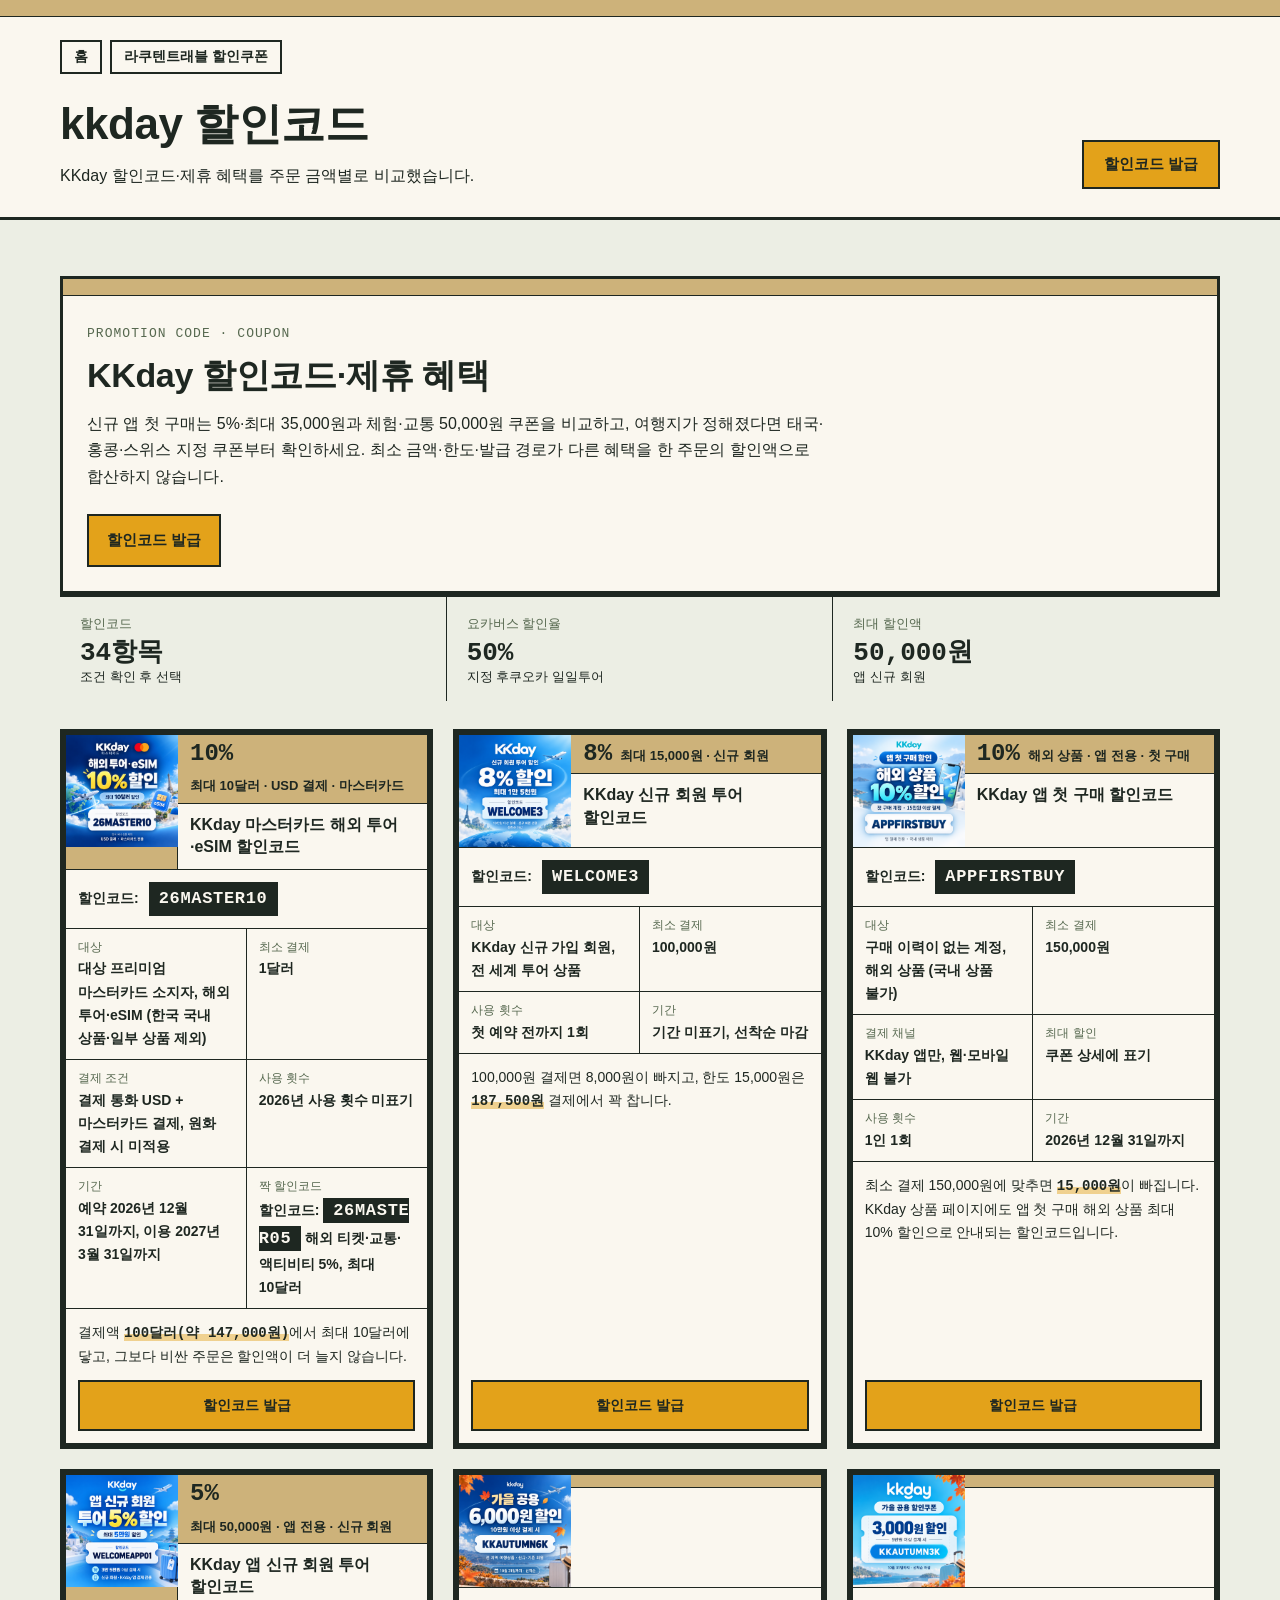
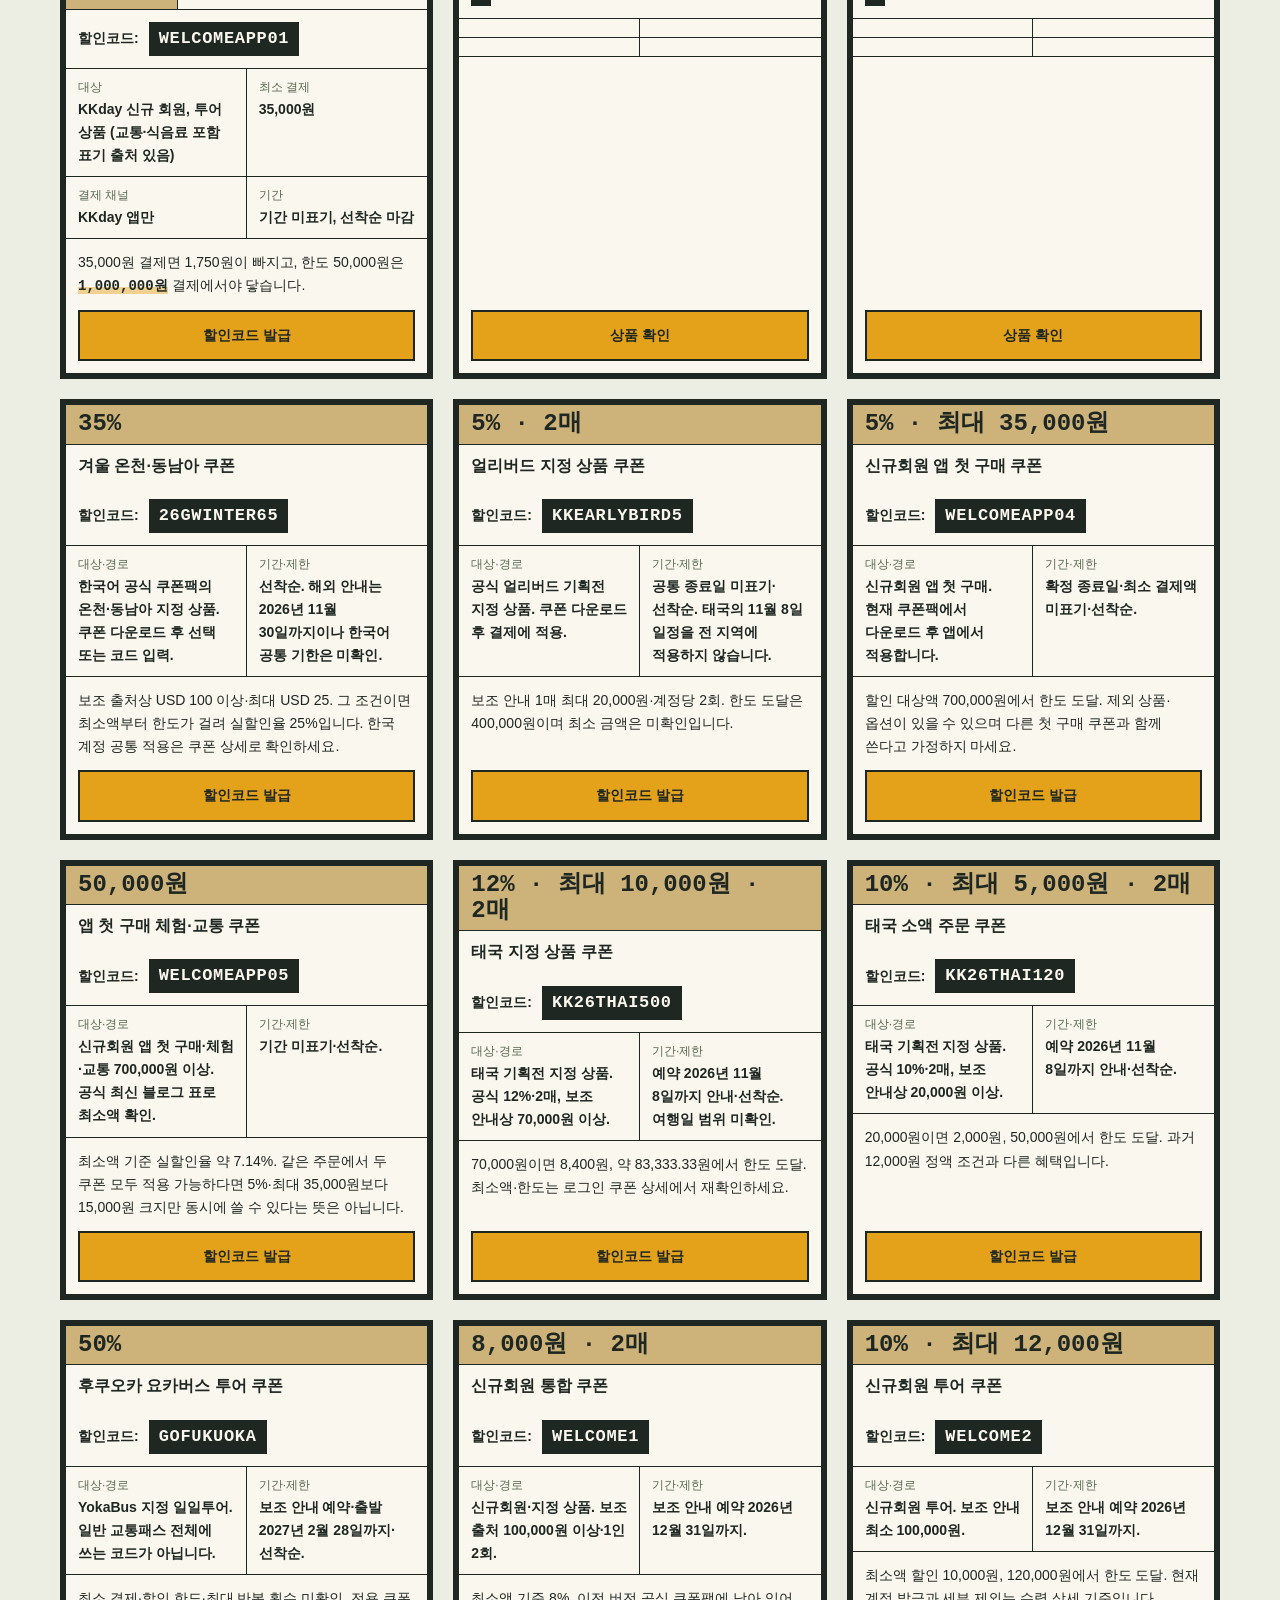
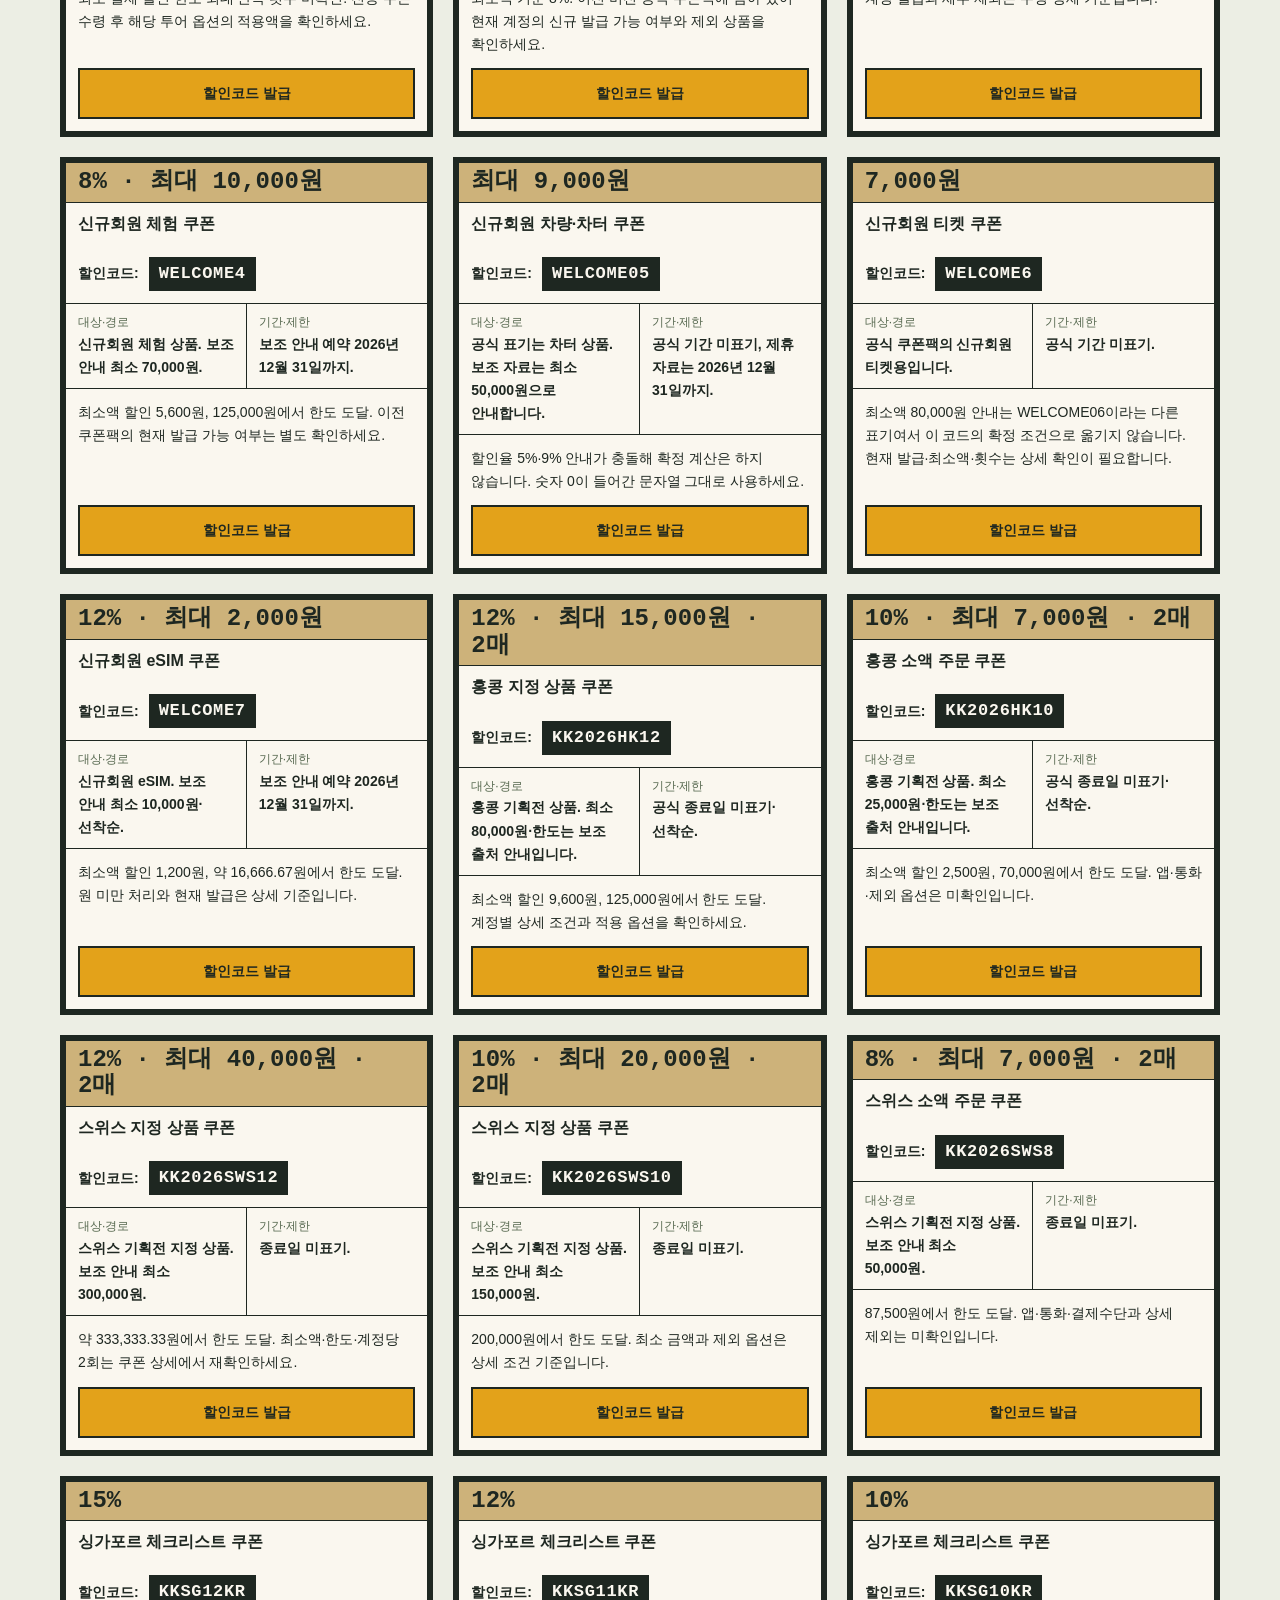
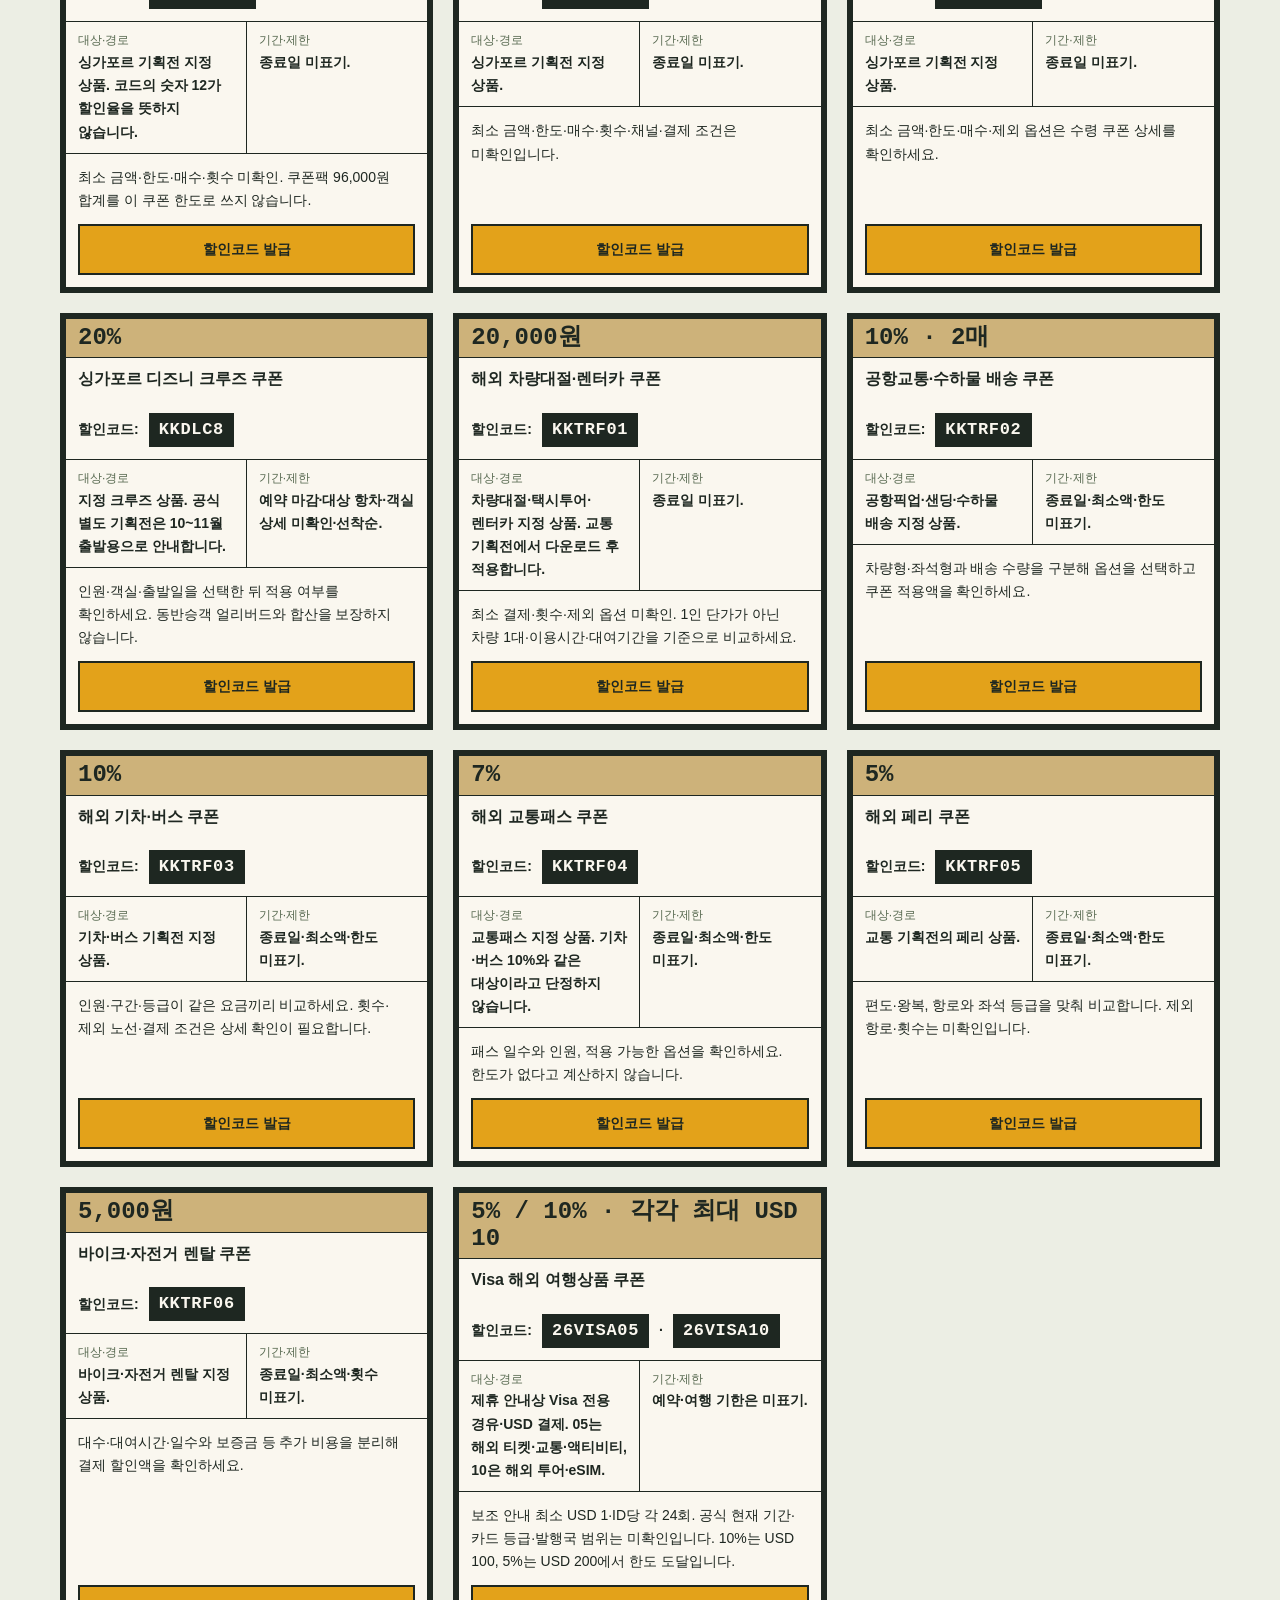
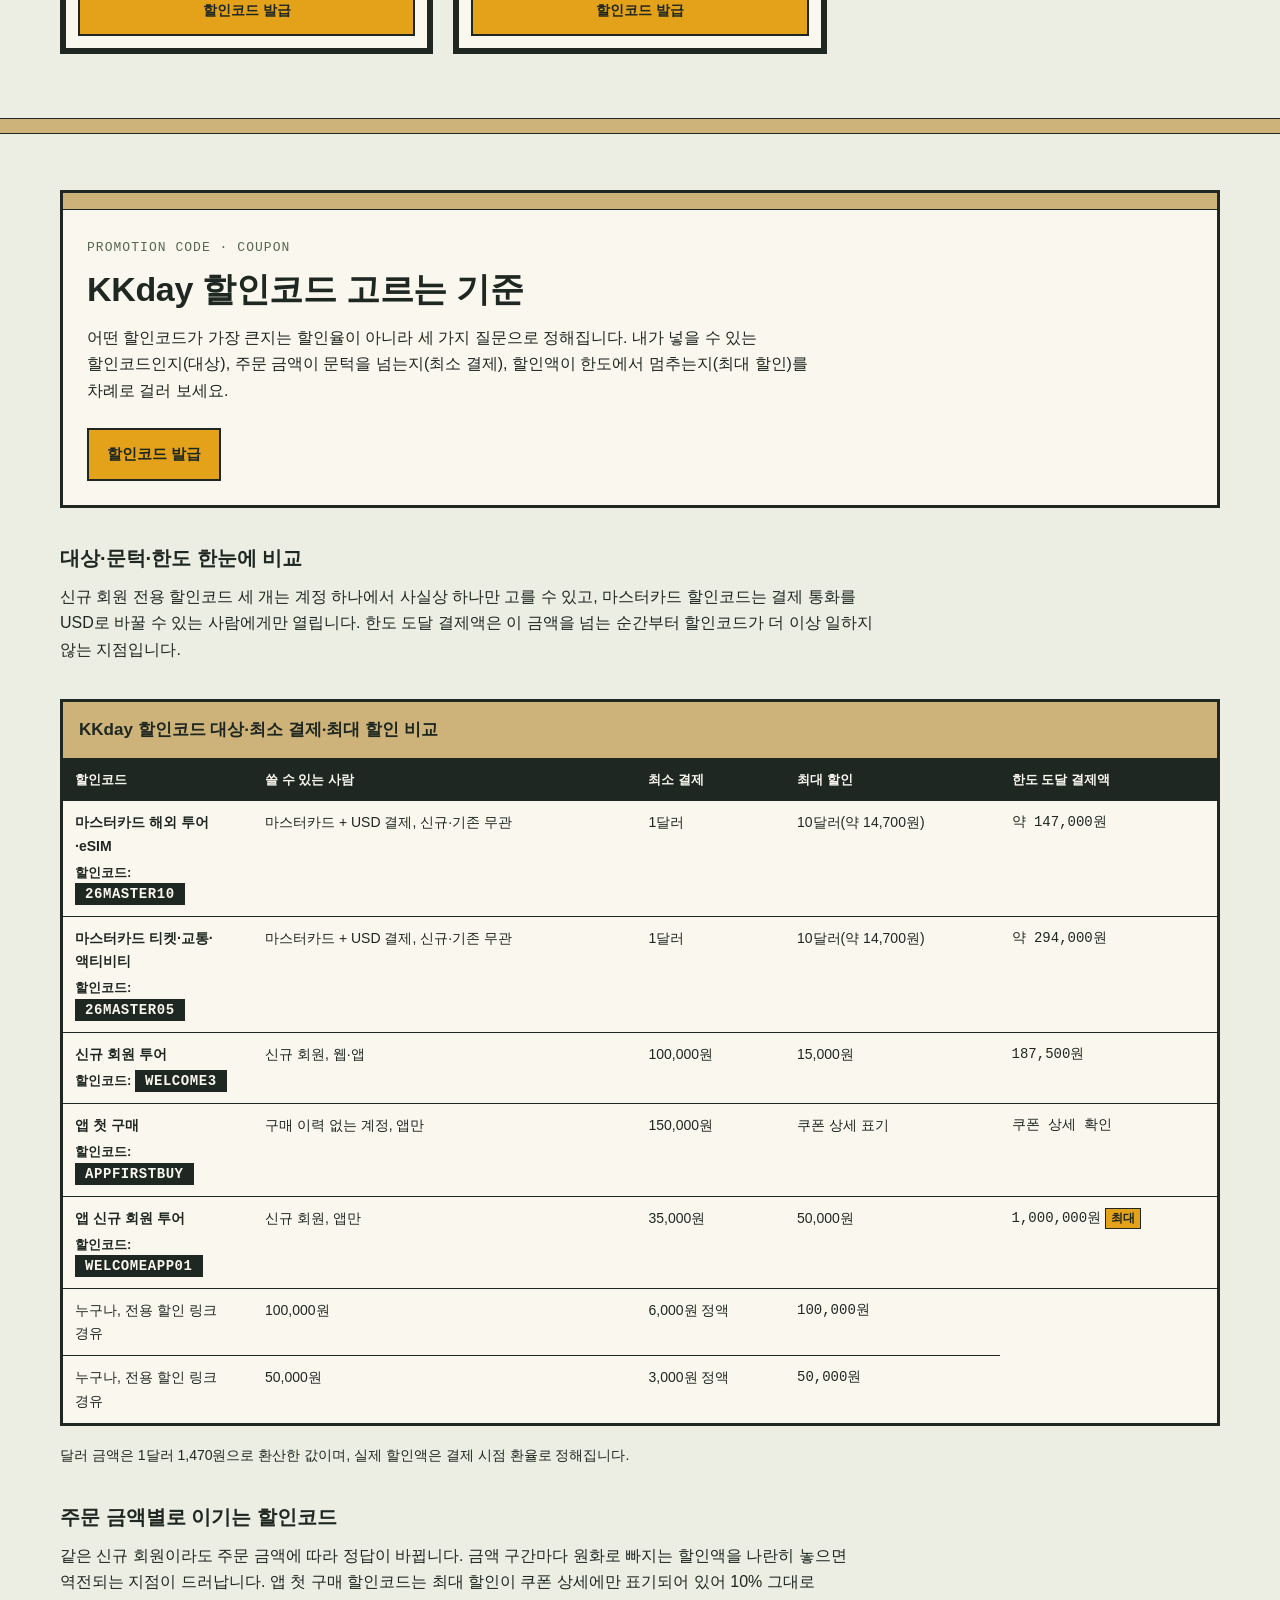
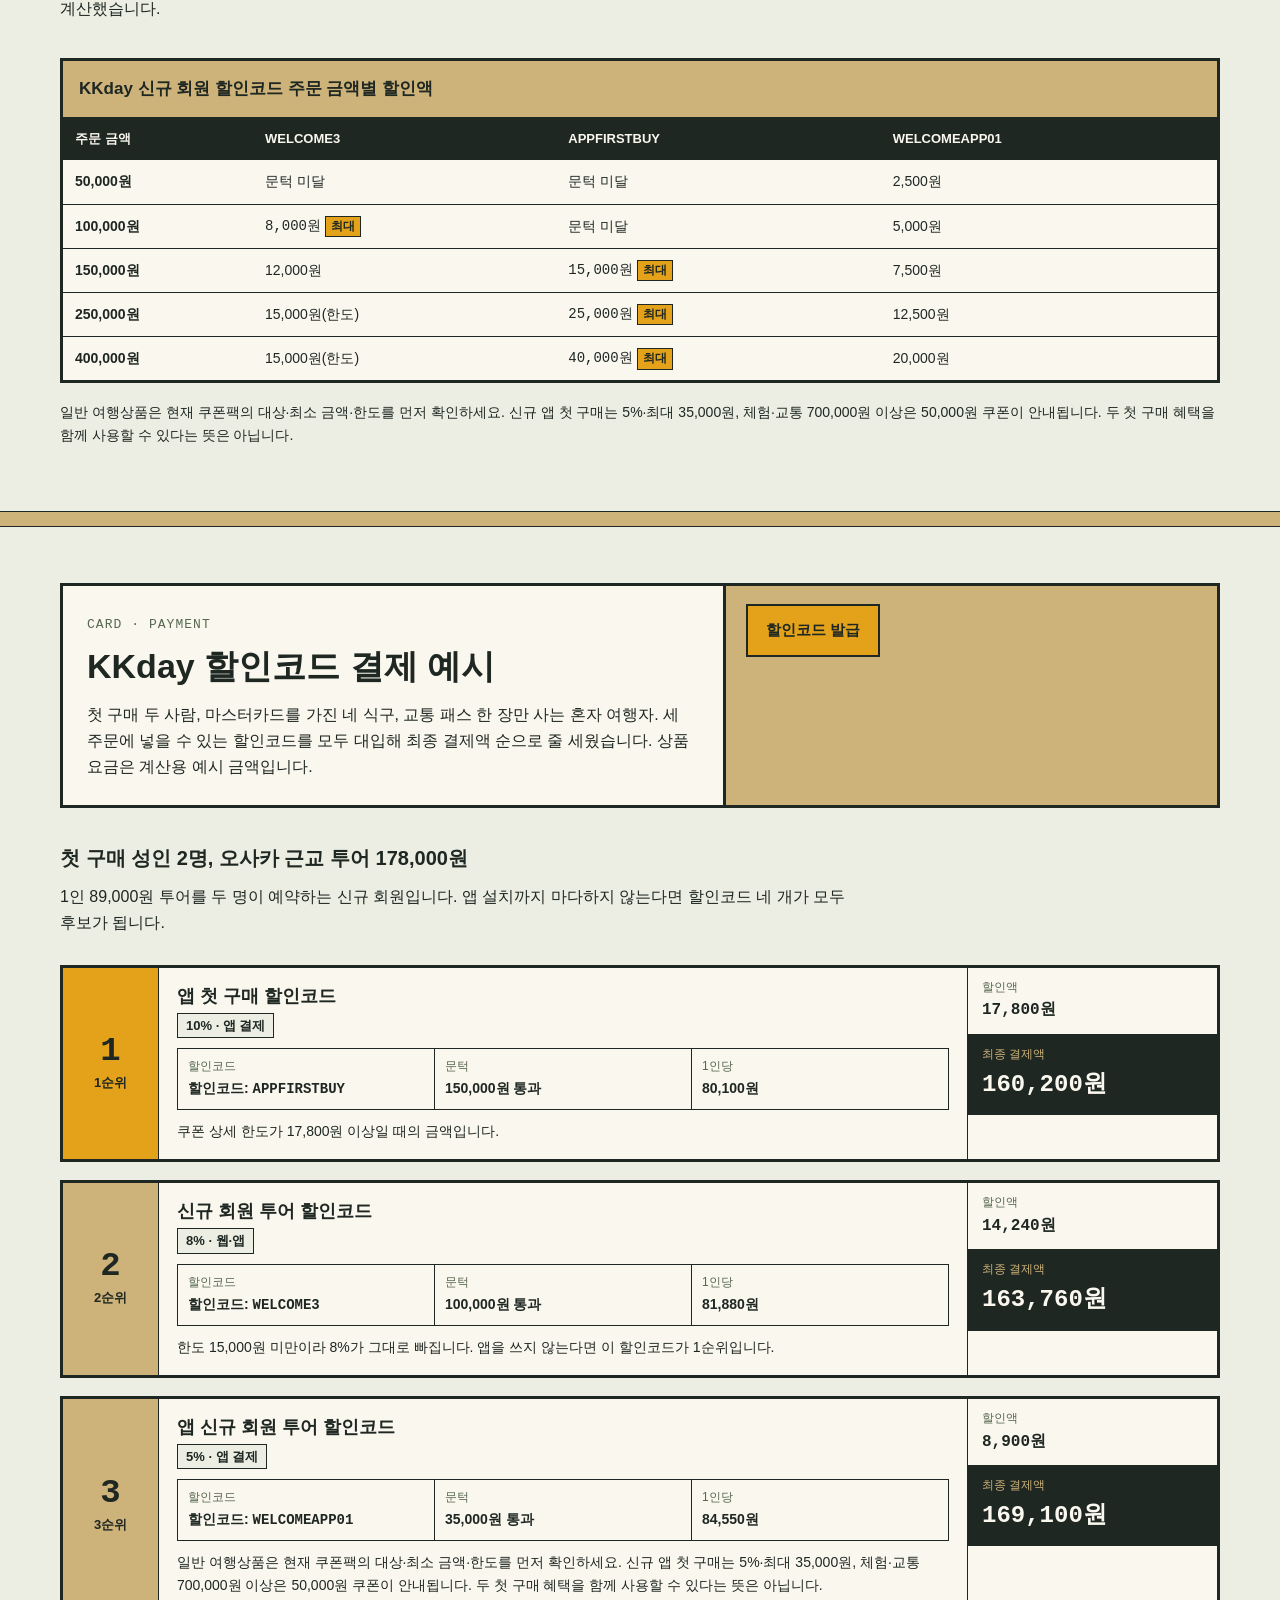
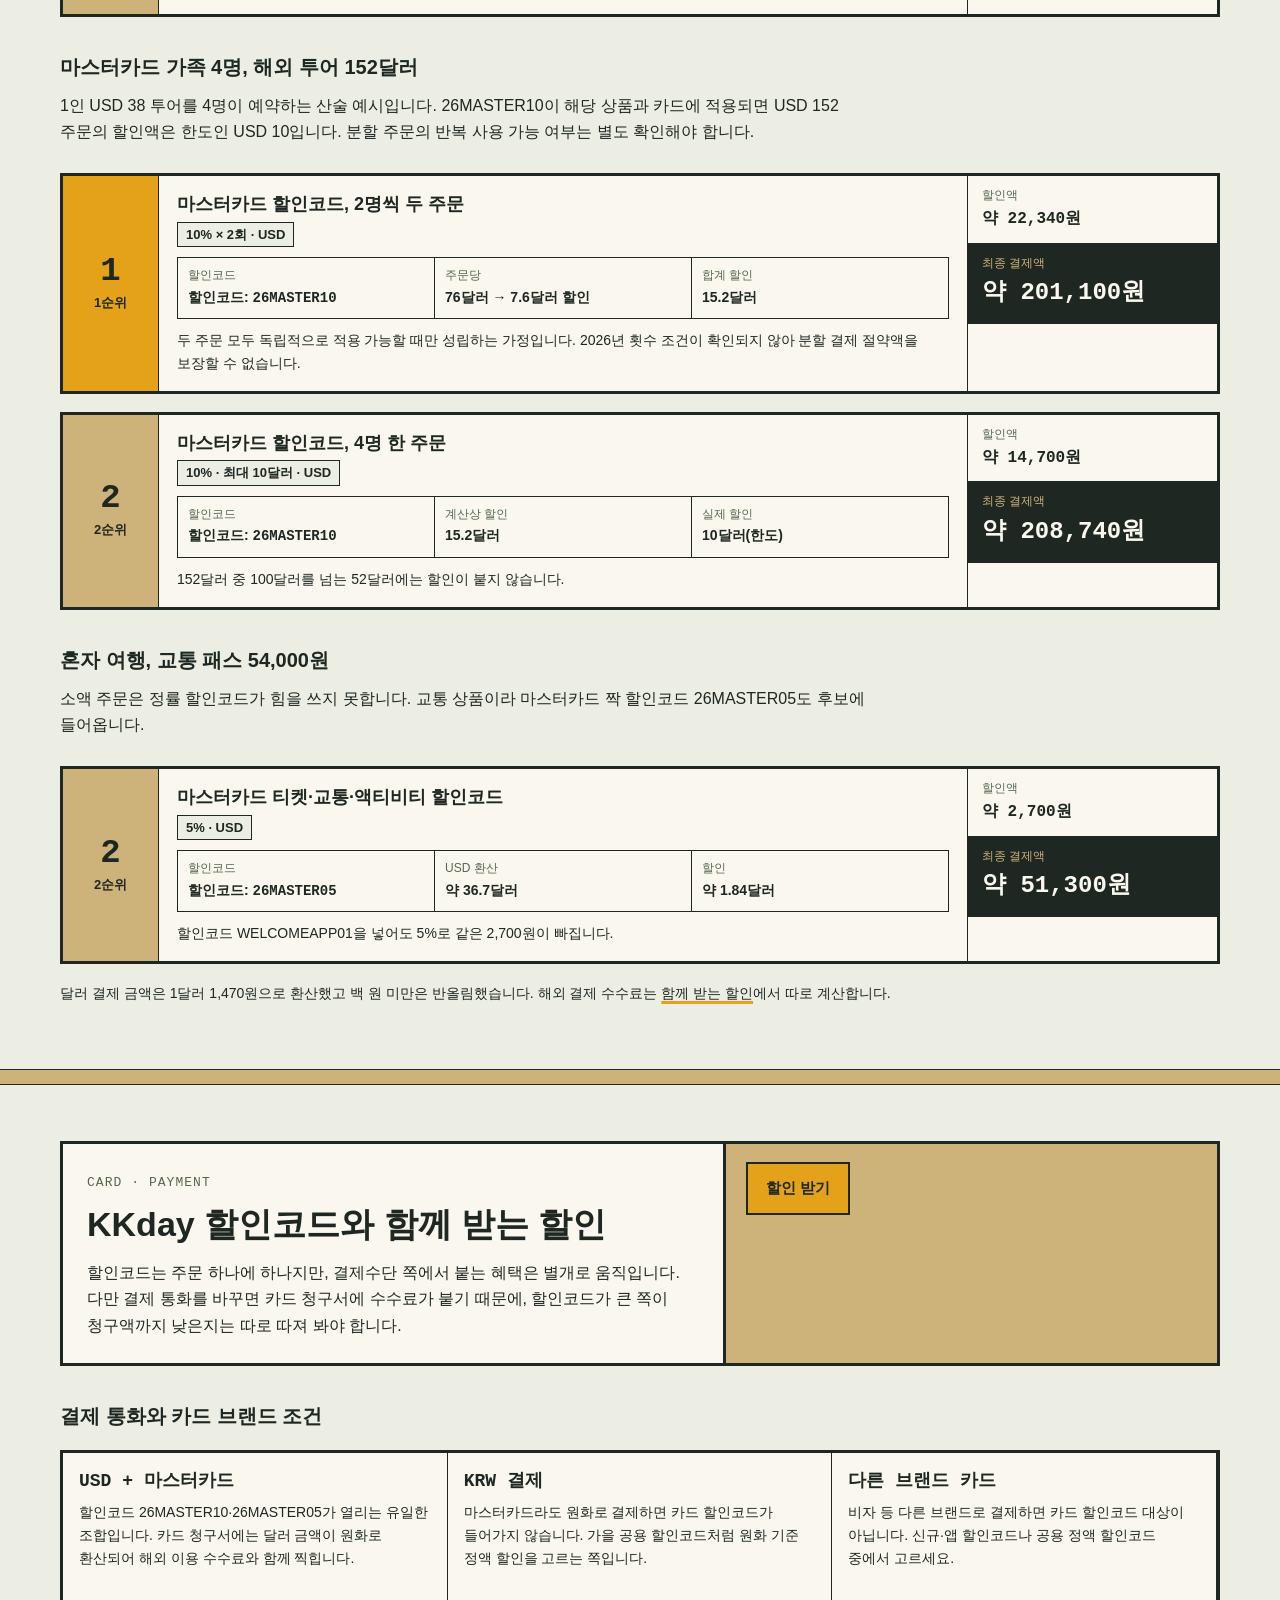
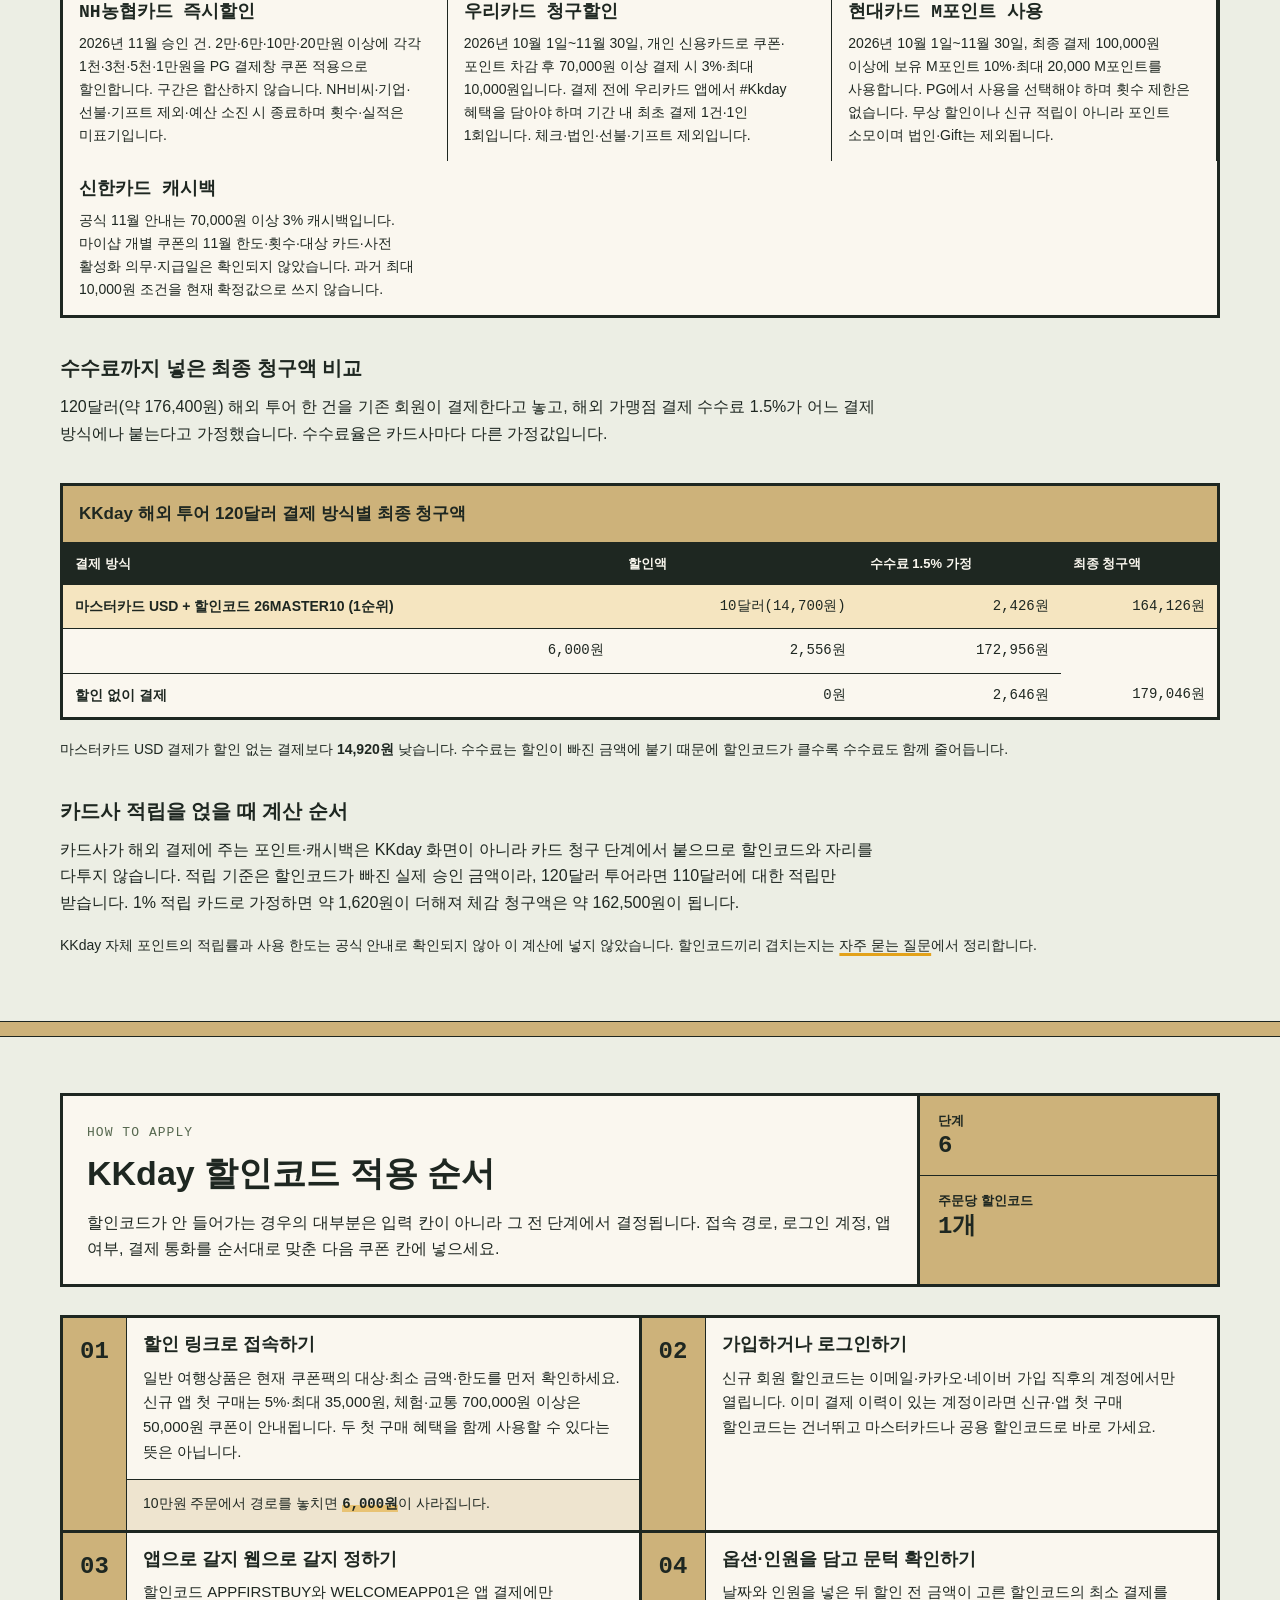
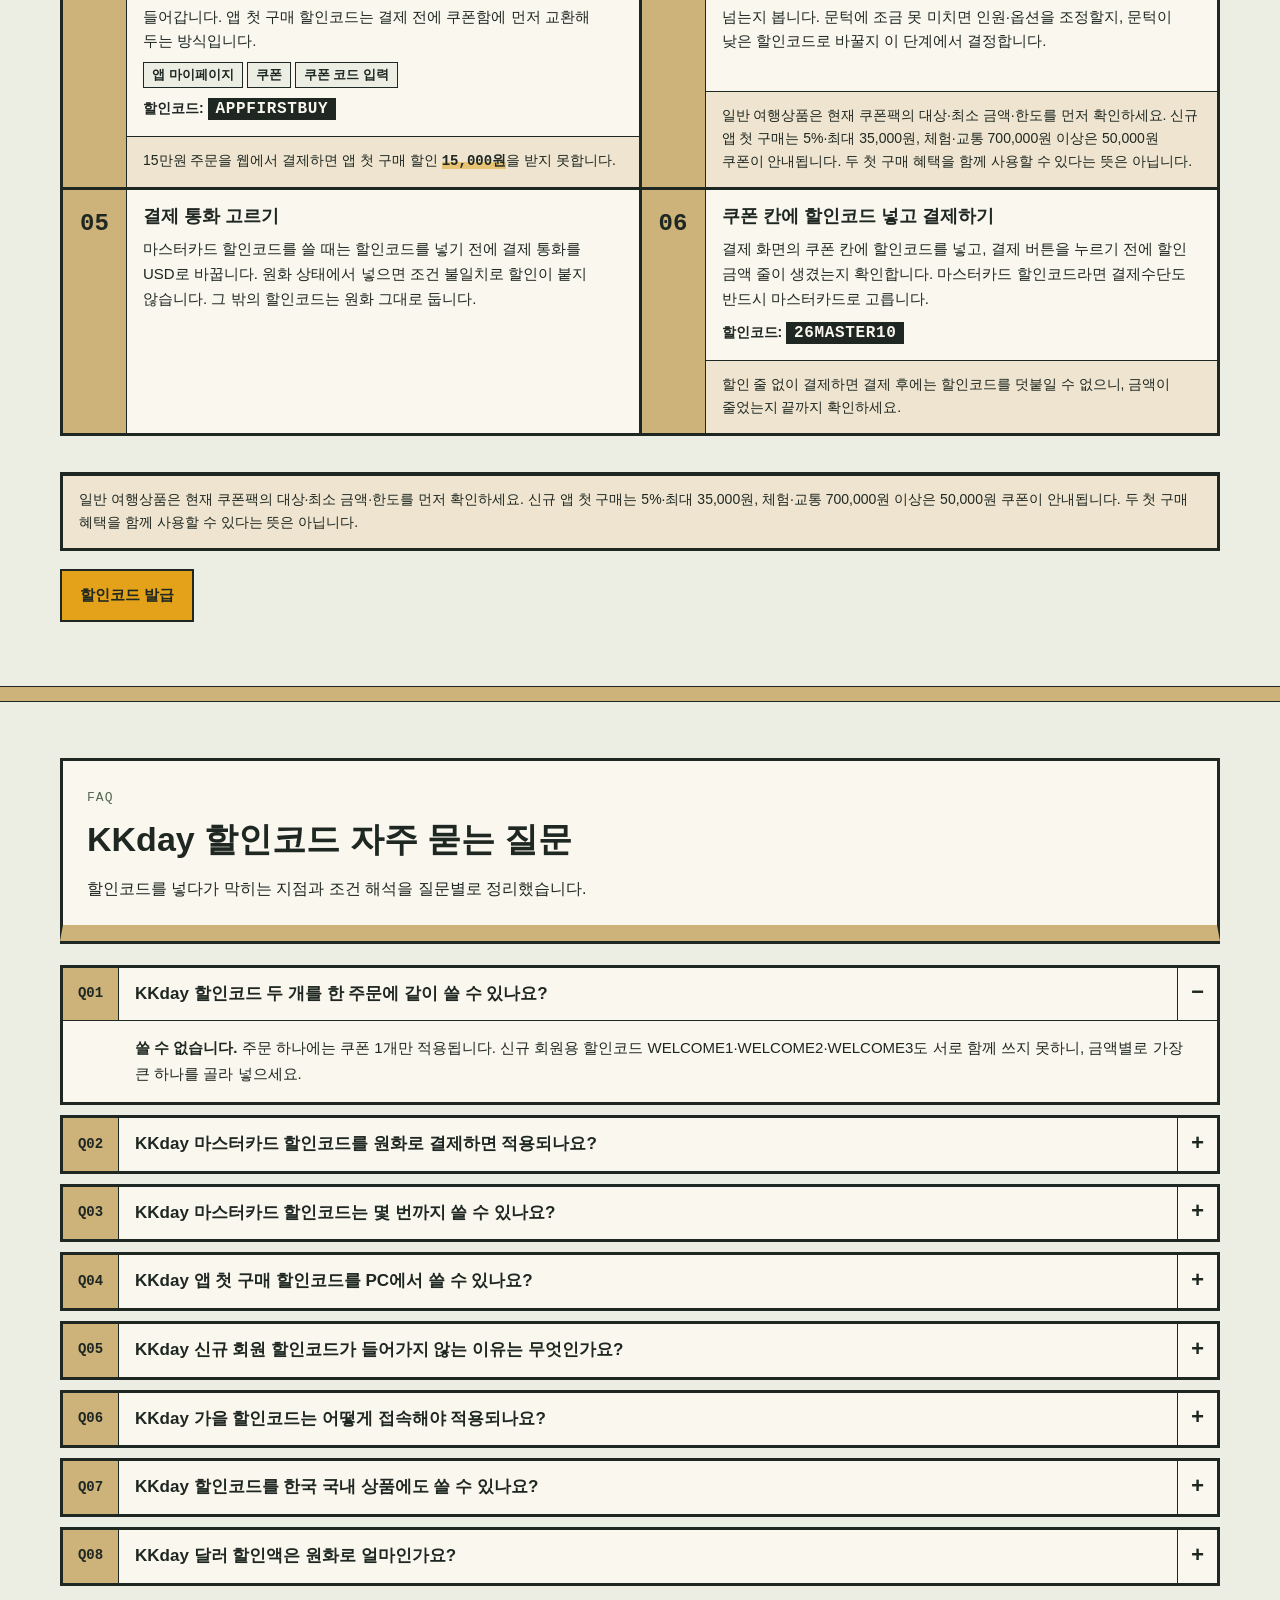
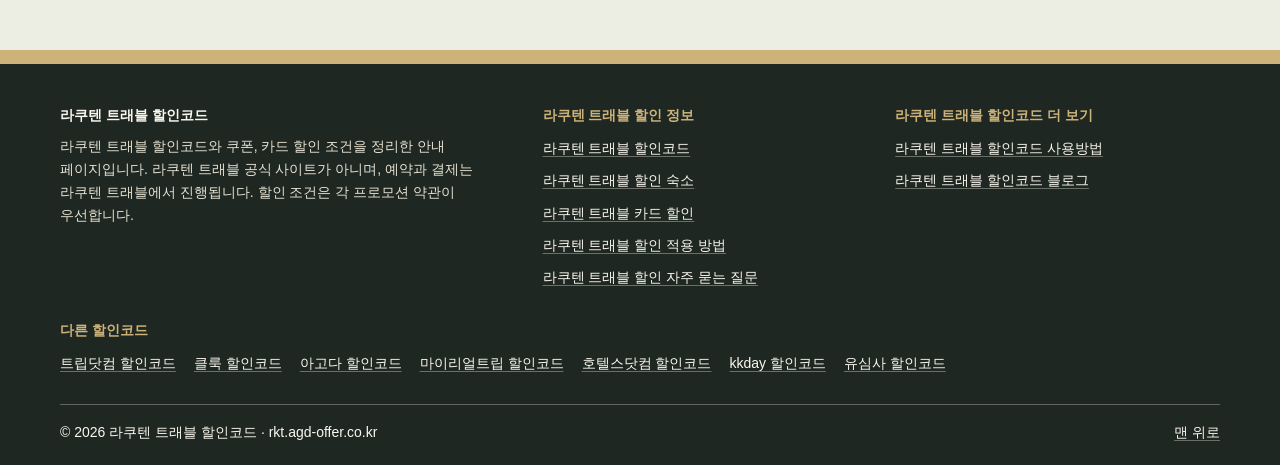
<file: kkday/index.html>
<!DOCTYPE html>
<html lang="ko">
<head>
<meta charset="UTF-8">
<meta name="viewport" content="width=device-width, initial-scale=1.0">
<title>kkday 할인코드</title>
<meta name="description" content="KKday 할인코드·제휴 혜택를 최대 10% 할인, 최대 50,000원 한도 기준으로 대상·최소 결제·결제 예시까지 비교했습니다.">
<meta name="robots" content="index, follow">
<link rel="canonical" href="https://rkt.agd-offer.co.kr/kkday/">
<meta property="og:site_name" content="라쿠텐 트래블 할인코드">
<meta property="og:locale" content="ko_KR">
<meta property="og:type" content="website">
<meta property="og:title" content="kkday 할인코드">
<meta property="og:description" content="KKday 할인코드·제휴 혜택를 최대 10% 할인, 최대 50,000원 한도 기준으로 대상·최소 결제·결제 예시까지 비교했습니다.">
<meta property="og:url" content="https://rkt.agd-offer.co.kr/kkday/">
<meta name="twitter:card" content="summary">
<meta name="twitter:title" content="kkday 할인코드">
<meta name="twitter:description" content="KKday 할인코드·제휴 혜택를 최대 10% 할인, 최대 50,000원 한도 기준으로 대상·최소 결제·결제 예시까지 비교했습니다.">
<script type="application/ld+json">{"@context":"https://schema.org","@graph":[{"@type":"WebPage","@id":"https://rkt.agd-offer.co.kr/kkday/#webpage","url":"https://rkt.agd-offer.co.kr/kkday/","name":"kkday 할인코드","description":"KKday 신규 앱·여행지·교통·카드 전용 할인코드의 최소 금액과 한도를 비교합니다.","inLanguage":"ko-KR","breadcrumb":{"@id":"https://rkt.agd-offer.co.kr/kkday/#breadcrumb"}},{"@type":"BreadcrumbList","@id":"https://rkt.agd-offer.co.kr/kkday/#breadcrumb","itemListElement":[{"@type":"ListItem","position":1,"name":"홈","item":"https://rkt.agd-offer.co.kr/"},{"@type":"ListItem","position":2,"name":"kkday 할인코드","item":"https://rkt.agd-offer.co.kr/kkday/"}]},{"@type":"ItemList","name":"KKday 할인코드·제휴 혜택","itemListElement":[{"@type":"ListItem","position":1,"name":"KKday 마스터카드 해외 투어·eSIM 할인코드","url":"https://rkt.agd-offer.co.kr/kkday/#kk-c-master"},{"@type":"ListItem","position":2,"name":"KKday 신규 회원 투어 할인코드","url":"https://rkt.agd-offer.co.kr/kkday/#kk-c-welcome3"},{"@type":"ListItem","position":3,"name":"KKday 앱 첫 구매 할인코드","url":"https://rkt.agd-offer.co.kr/kkday/#kk-c-appfirst"},{"@type":"ListItem","position":4,"name":"KKday 앱 신규 회원 투어 할인코드","url":"https://rkt.agd-offer.co.kr/kkday/#kk-c-welcomeapp"},{"@type":"ListItem","position":5,"name":"겨울 온천·동남아 쿠폰","url":"https://rkt.agd-offer.co.kr/kkday/#offer-added-1"},{"@type":"ListItem","position":6,"name":"얼리버드 지정 상품 쿠폰","url":"https://rkt.agd-offer.co.kr/kkday/#offer-added-2"},{"@type":"ListItem","position":7,"name":"신규회원 앱 첫 구매 쿠폰","url":"https://rkt.agd-offer.co.kr/kkday/#offer-added-3"},{"@type":"ListItem","position":8,"name":"앱 첫 구매 체험·교통 쿠폰","url":"https://rkt.agd-offer.co.kr/kkday/#offer-added-4"},{"@type":"ListItem","position":9,"name":"태국 지정 상품 쿠폰","url":"https://rkt.agd-offer.co.kr/kkday/#offer-added-5"},{"@type":"ListItem","position":10,"name":"태국 소액 주문 쿠폰","url":"https://rkt.agd-offer.co.kr/kkday/#offer-added-6"},{"@type":"ListItem","position":11,"name":"후쿠오카 요카버스 투어 쿠폰","url":"https://rkt.agd-offer.co.kr/kkday/#offer-added-7"},{"@type":"ListItem","position":12,"name":"신규회원 통합 쿠폰","url":"https://rkt.agd-offer.co.kr/kkday/#offer-added-8"},{"@type":"ListItem","position":13,"name":"신규회원 투어 쿠폰","url":"https://rkt.agd-offer.co.kr/kkday/#offer-added-9"},{"@type":"ListItem","position":14,"name":"신규회원 체험 쿠폰","url":"https://rkt.agd-offer.co.kr/kkday/#offer-added-10"},{"@type":"ListItem","position":15,"name":"신규회원 차량·차터 쿠폰","url":"https://rkt.agd-offer.co.kr/kkday/#offer-added-11"},{"@type":"ListItem","position":16,"name":"신규회원 티켓 쿠폰","url":"https://rkt.agd-offer.co.kr/kkday/#offer-added-12"},{"@type":"ListItem","position":17,"name":"신규회원 eSIM 쿠폰","url":"https://rkt.agd-offer.co.kr/kkday/#offer-added-13"},{"@type":"ListItem","position":18,"name":"홍콩 지정 상품 쿠폰","url":"https://rkt.agd-offer.co.kr/kkday/#offer-added-14"},{"@type":"ListItem","position":19,"name":"홍콩 소액 주문 쿠폰","url":"https://rkt.agd-offer.co.kr/kkday/#offer-added-15"},{"@type":"ListItem","position":20,"name":"스위스 지정 상품 쿠폰","url":"https://rkt.agd-offer.co.kr/kkday/#offer-added-16"},{"@type":"ListItem","position":21,"name":"스위스 지정 상품 쿠폰","url":"https://rkt.agd-offer.co.kr/kkday/#offer-added-17"},{"@type":"ListItem","position":22,"name":"스위스 소액 주문 쿠폰","url":"https://rkt.agd-offer.co.kr/kkday/#offer-added-18"},{"@type":"ListItem","position":23,"name":"싱가포르 체크리스트 쿠폰","url":"https://rkt.agd-offer.co.kr/kkday/#offer-added-19"},{"@type":"ListItem","position":24,"name":"싱가포르 체크리스트 쿠폰","url":"https://rkt.agd-offer.co.kr/kkday/#offer-added-20"},{"@type":"ListItem","position":25,"name":"싱가포르 체크리스트 쿠폰","url":"https://rkt.agd-offer.co.kr/kkday/#offer-added-21"},{"@type":"ListItem","position":26,"name":"싱가포르 디즈니 크루즈 쿠폰","url":"https://rkt.agd-offer.co.kr/kkday/#offer-added-22"},{"@type":"ListItem","position":27,"name":"해외 차량대절·렌터카 쿠폰","url":"https://rkt.agd-offer.co.kr/kkday/#offer-added-23"},{"@type":"ListItem","position":28,"name":"공항교통·수하물 배송 쿠폰","url":"https://rkt.agd-offer.co.kr/kkday/#offer-added-24"},{"@type":"ListItem","position":29,"name":"해외 기차·버스 쿠폰","url":"https://rkt.agd-offer.co.kr/kkday/#offer-added-25"},{"@type":"ListItem","position":30,"name":"해외 교통패스 쿠폰","url":"https://rkt.agd-offer.co.kr/kkday/#offer-added-26"},{"@type":"ListItem","position":31,"name":"해외 페리 쿠폰","url":"https://rkt.agd-offer.co.kr/kkday/#offer-added-27"},{"@type":"ListItem","position":32,"name":"바이크·자전거 렌탈 쿠폰","url":"https://rkt.agd-offer.co.kr/kkday/#offer-added-28"},{"@type":"ListItem","position":33,"name":"Visa 해외 여행상품 쿠폰","url":"https://rkt.agd-offer.co.kr/kkday/#offer-added-29"}],"numberOfItems":33},{"@type":"FAQPage","mainEntity":[{"@type":"Question","name":"KKday 할인코드 두 개를 한 주문에 같이 쓸 수 있나요?","acceptedAnswer":{"@type":"Answer","text":"쓸 수 없습니다. 주문 하나에는 쿠폰 1개만 적용됩니다. 신규 회원용 할인코드 WELCOME1·WELCOME2·WELCOME3도 서로 함께 쓰지 못하니, 금액별로 가장 큰 하나를 골라 넣으세요."}},{"@type":"Question","name":"KKday 마스터카드 할인코드를 원화로 결제하면 적용되나요?","acceptedAnswer":{"@type":"Answer","text":"적용되지 않습니다. 결제 통화를 USD로 바꾸고 마스터카드로 결제해야 할인이 붙습니다. 할인코드: 26MASTER10"}},{"@type":"Question","name":"KKday 마스터카드 할인코드는 몇 번까지 쓸 수 있나요?","acceptedAnswer":{"@type":"Answer","text":"2026년 공식 해당 안내에는 횟수 숫자가 없습니다. 과거 행사의 ID당 24회를 그대로 쓰거나 주문 분할로 한도를 반복 받을 수 있다고 보장할 수 없습니다. 현재 쿠폰 상세를 확인하세요."}},{"@type":"Question","name":"KKday 앱 첫 구매 할인코드를 PC에서 쓸 수 있나요?","acceptedAnswer":{"@type":"Answer","text":"쓸 수 없습니다. 앱 결제 전용이라 웹과 모바일 웹 결제에는 들어가지 않습니다. 최소 결제 150,000원 을 넘는 해외 상품을 앱에서 결제할 때만 적용됩니다."}},{"@type":"Question","name":"KKday 신규 회원 할인코드가 들어가지 않는 이유는 무엇인가요?","acceptedAnswer":{"@type":"Answer","text":"대개 문턱, 이력, 수량 중 하나입니다. 할인코드 WELCOME3은 100,000원 이상 투어에만 들어가고, 이미 예약을 마친 계정이나 다른 신규 회원 할인코드를 쓴 계정에서는 열리지 않습니다. 선착순 수량이 끝났을 수도 있습니다."}},{"@type":"Question","name":"KKday 가을 할인코드는 어떻게 접속해야 적용되나요?","acceptedAnswer":{"@type":"Answer","text":"기존 가을 정액 할인코드의 예약 기간은 끝났습니다. 현재 쿠폰팩에서 신규 앱 첫 구매·얼리버드·여행지 쿠폰을 확인하고 대상 상품을 선택하세요. 쿠폰 다운로드만으로 선착순 할인 예산을 확보하는 것은 아닙니다."}},{"@type":"Question","name":"KKday 할인코드를 한국 국내 상품에도 쓸 수 있나요?","acceptedAnswer":{"@type":"Answer","text":"일반 여행상품은 현재 쿠폰팩의 대상·최소 금액·한도를 먼저 확인하세요. 신규 앱 첫 구매는 5%·최대 35,000원, 체험·교통 700,000원 이상은 50,000원 쿠폰이 안내됩니다. 두 첫 구매 혜택을 함께 사용할 수 있다는 뜻은 아닙니다."}},{"@type":"Question","name":"KKday 달러 할인액은 원화로 얼마인가요?","acceptedAnswer":{"@type":"Answer","text":"결제 시점 환율로 정해집니다. 이 페이지의 계산은 1달러 1,470원 기준이라 최대 10달러를 약 14,700원 으로 적었습니다. 환율이 오르면 같은 10달러 할인의 원화 가치도 함께 커집니다."}}]}]}</script>
<style>
html{scroll-behavior:smooth}
body{margin:0;background:#ECEEE4;color:#1E2721;font-family:-apple-system,BlinkMacSystemFont,"Apple SD Gothic Neo","Pretendard","Noto Sans KR",sans-serif;-webkit-text-size-adjust:100%}
.rx :where(h1,p,dl,dt,dd,ul,li){margin:0;padding:0}
.rx :where(*,*::before,*::after){box-sizing:border-box}
.rx-top{background:#FAF7EF;border-bottom:3px solid #1E2721;position:relative;padding:40px 16px 28px;word-break:keep-all}
.rx-top::before{content:"";position:absolute;left:0;right:0;top:0;height:16px;background:#CDB27A;border-bottom:1px solid #1E2721}
.rx-inner{max-width:1160px;margin:0 auto}
.rx-top-grid{display:grid;grid-template-columns:minmax(0,1fr) auto;gap:24px;align-items:end}
.rx-top h1{font-size:clamp(28px,5vw,44px);line-height:1.2;font-weight:800;letter-spacing:-.01em}
.rx-desc{margin-top:12px;font-size:16px;line-height:1.65;max-width:720px}
.rx-stats{display:grid;grid-template-columns:repeat(4,minmax(0,1fr));margin-top:20px;border:3px solid #1E2721;max-width:720px}
.rx-stats>div{padding:10px 14px;border-right:1px solid #1E2721}
.rx-stats>div:last-child{border-right:0}
.rx-stats dt{font-size:12px;color:#56684F}
.rx-stats dd{font-family:ui-monospace,SFMono-Regular,Menlo,Consolas,monospace;font-size:24px;font-weight:800;line-height:1.2}
.rx-cta{display:inline-block;background:#E3A21A;color:#1E2721;font-weight:800;font-size:15px;padding:13px 20px;border:2px solid #1E2721;text-decoration:none;text-align:center;white-space:nowrap}
.rx-cta:hover,.rx-cta:focus-visible{background:#1E2721;color:#FAF7EF}
.rx-nav{position:sticky;top:0;z-index:20;background:#1E2721;border-bottom:3px solid #CDB27A}
.rx-nav .rx-inner{display:flex;align-items:center;gap:8px;padding:0 16px}
.rx-nav ul{margin:0;padding:0;list-style:none;display:flex;gap:2px;overflow-x:auto;scrollbar-width:none;flex:1;min-width:0}
.rx-nav ul::-webkit-scrollbar{display:none}
.rx-nav a{display:block;color:#FAF7EF;text-decoration:none;font-size:14px;font-weight:700;padding:14px 12px;white-space:nowrap}
.rx-nav a:hover,.rx-nav a:focus-visible{color:#E3A21A}
.rx-nav .rx-navcta{background:#E3A21A;color:#1E2721;padding:8px 12px;border:2px solid #FAF7EF;flex:none}
.rx-nav .rx-navcta:hover,.rx-nav .rx-navcta:focus-visible{background:#FAF7EF;color:#1E2721}
.rx-sep{height:14px;background:#CDB27A;border-top:1px solid #1E2721;border-bottom:1px solid #1E2721}
.rx-foot{background:#1E2721;color:#FAF7EF;padding:40px 16px 28px;border-top:14px solid #CDB27A;word-break:keep-all;line-height:1.65}
.rx-foot-grid{display:grid;grid-template-columns:minmax(0,1.4fr) minmax(0,1fr) minmax(0,1fr);gap:28px}
.rx-foot-name{font-size:20px;font-weight:800}
.rx-foot p{font-size:14px}
.rx-foot-name+p{margin-top:8px;color:#E6E2D3}
.rx-foot-title{font-size:13px;font-weight:800;color:#CDB27A;margin-bottom:8px}
.rx-foot ul{list-style:none;display:grid;gap:6px}
.rx-foot a{color:#FAF7EF;font-size:14px;text-decoration:underline;text-decoration-color:rgba(250,247,239,.35);text-underline-offset:3px}
.rx-foot a:hover,.rx-foot a:focus-visible{text-decoration-color:#E3A21A}
.rx-pages{margin-bottom:22px}
.rx-pages ul{list-style:none;display:flex;gap:8px;overflow-x:auto;scrollbar-width:none;padding-bottom:2px}
.rx-pages ul::-webkit-scrollbar{display:none}
.rx-pages a{display:block;white-space:nowrap;font-size:14px;font-weight:700;color:#1E2721;background:#FAF7EF;border:2px solid #1E2721;padding:6px 12px;text-decoration:none}
.rx-pages a:hover,.rx-pages a:focus-visible{background:#E3A21A;color:#1E2721}
.rx-pages a[aria-current="page"]{background:#1E2721;color:#FAF7EF}
.rx-foot-more{margin-top:28px}
.rx-foot-more ul{display:flex;flex-wrap:wrap;gap:6px 18px}
.rx-foot-bottom{display:flex;justify-content:space-between;gap:12px;flex-wrap:wrap;margin-top:28px;padding-top:16px;border-top:1px solid rgba(250,247,239,.3);font-size:13px}
@media (max-width:760px){
.rx-top{padding:32px 16px 22px}
.rx-top-grid{grid-template-columns:1fr;gap:16px}
.rx-stats{grid-template-columns:repeat(2,minmax(0,1fr))}
.rx-stats>div:nth-child(2){border-right:0}
.rx-stats>div:nth-child(-n+2){border-bottom:1px solid #1E2721}
.rx-cta{display:block}
.rx-nav .rx-inner{padding:0 0 0 8px}
.rx-nav .rx-navcta{margin-right:8px;font-size:13px}
.rx-foot-grid{grid-template-columns:1fr;gap:22px}
}
</style>
<style>
.rc :where(h2,h3,p,dl,dt,dd,figure,table,caption,th,td,ul,li){margin:0;padding:0}
.rc :where(*,*::before,*::after){box-sizing:border-box}
.rc{--rc-bg:#ECEEE4;--rc-ink:#1E2721;--rc-paper:#FAF7EF;--rc-kraft:#CDB27A;--rc-moss:#56684F;--rc-point:#E3A21A;background:var(--rc-bg);color:var(--rc-ink);font-family:-apple-system,BlinkMacSystemFont,"Apple SD Gothic Neo","Pretendard","Noto Sans KR",sans-serif;line-height:1.65;word-break:keep-all;padding:56px 16px 64px;scroll-margin-top:72px}
.rc-wrap{max-width:1160px;margin:0 auto}
.rc-head{border:3px solid var(--rc-ink);background:var(--rc-paper);display:grid;grid-template-columns:1fr;position:relative}
.rc-head::before{content:"";position:absolute;left:0;right:0;top:0;height:16px;background:var(--rc-kraft);border-bottom:1px solid var(--rc-ink)}
.rc-intro{padding:44px 24px 24px}
.rc-intro::before{content:"PROMOTION CODE · COUPON";display:block;font-family:ui-monospace,SFMono-Regular,Menlo,Consolas,monospace;font-size:13px;letter-spacing:.08em;color:var(--rc-moss);margin-bottom:8px}
.rc h2{font-size:clamp(24px,4vw,34px);line-height:1.3;font-weight:800;letter-spacing:-.01em}
.rc-lead{margin-top:14px;font-size:16px;max-width:760px}
.rc-lead a,.rc-note a{color:var(--rc-ink);text-decoration:underline;text-decoration-color:var(--rc-point);text-decoration-thickness:3px;text-underline-offset:3px}
.rc-stats{display:grid;grid-template-columns:repeat(3,1fr);border-top:3px solid var(--rc-ink)}
.rc-stats>div{padding:16px 20px;border-right:1px solid var(--rc-ink)}
.rc-stats>div:last-child{border-right:0}
.rc-stats dt{font-size:13px;color:var(--rc-moss)}
.rc-stats dd{font-family:ui-monospace,SFMono-Regular,Menlo,Consolas,monospace;font-size:26px;font-weight:700;line-height:1.2;margin-top:4px}
.rc-stats dd small{font-family:-apple-system,BlinkMacSystemFont,"Apple SD Gothic Neo","Noto Sans KR",sans-serif;font-size:13px;font-weight:500;display:block;color:var(--rc-ink)}
.rc-headcta{display:flex;flex-wrap:wrap;gap:12px;align-items:center;padding:0 24px 24px}
.rc-btn{display:inline-block;background:var(--rc-point);color:var(--rc-ink);font-weight:800;font-size:15px;padding:12px 18px;border:2px solid var(--rc-ink);text-decoration:none}
.rc-btn:hover,.rc-btn:focus-visible{background:var(--rc-ink);color:var(--rc-paper)}
.rc-list{list-style:none;display:grid;grid-template-columns:repeat(3,minmax(0,1fr));gap:20px;margin-top:28px}
.rc-card{background:var(--rc-ink);padding:6px;display:flex;flex-direction:column;height:100%}
.rc-box{background:var(--rc-paper);display:flex;flex-direction:column;flex:1}
.rc-top{display:grid;grid-template-columns:112px 1fr;border-bottom:1px solid var(--rc-ink)}
.rc-thumb{border-right:1px solid var(--rc-ink);background:var(--rc-kraft)}
.rc-thumb img{display:block;width:112px;height:112px;object-fit:cover;color:transparent;font-size:0}
.rc-title{display:flex;flex-direction:column}
.rc-band{background:var(--rc-kraft);border-bottom:1px solid var(--rc-ink);padding:6px 12px;display:flex;align-items:baseline;gap:8px;flex-wrap:wrap}
.rc-rate{font-family:ui-monospace,SFMono-Regular,Menlo,Consolas,monospace;font-size:24px;font-weight:800;line-height:1.1}
.rc-cap{font-size:13px;font-weight:600}
.rc h3{font-size:16px;line-height:1.4;font-weight:800;padding:10px 12px}
.rc-code{display:flex;flex-wrap:wrap;align-items:center;gap:6px 10px;padding:12px;border-bottom:1px solid var(--rc-ink);font-size:14px;font-weight:700}
.rc code{font-family:ui-monospace,SFMono-Regular,Menlo,Consolas,monospace;font-size:17px;font-weight:800;background:var(--rc-ink);color:var(--rc-paper);padding:3px 10px;user-select:all;-webkit-user-select:all;word-break:break-all;letter-spacing:.04em}
.rc-get{padding:12px;border-bottom:1px solid var(--rc-ink);font-size:14px}
.rc-get b{font-weight:700}
.rc-grid{display:grid;grid-template-columns:1fr 1fr}
.rc-grid>div{padding:9px 12px;border-bottom:1px solid var(--rc-ink)}
.rc-grid>div:nth-child(odd){border-right:1px solid var(--rc-ink)}
.rc-grid dt{font-size:12px;color:var(--rc-moss)}
.rc-grid dd{font-size:14px;font-weight:600}
.rc-calc{padding:12px;font-size:14px;flex:1}
.rc-calc strong{font-family:ui-monospace,SFMono-Regular,Menlo,Consolas,monospace;font-weight:800;background:linear-gradient(transparent 58%,rgba(227,162,26,.45) 58%)}
.rc-card .rc-btn{display:block;text-align:center;margin:0 12px 12px;font-size:14px}
.rc-tablewrap{margin-top:36px;border:3px solid var(--rc-ink);background:var(--rc-paper)}
.rc table{width:100%;border-collapse:collapse;font-size:14px}
.rc caption{text-align:left;font-weight:800;font-size:17px;padding:14px 16px;background:var(--rc-kraft);border-bottom:1px solid var(--rc-ink)}
.rc th,.rc td{border-bottom:1px solid var(--rc-ink);padding:10px 12px;text-align:left;vertical-align:top}
.rc thead th{font-size:13px;color:var(--rc-paper);background:var(--rc-ink);font-weight:700}
.rc tbody th{font-weight:800}
.rc tbody tr:last-child th,.rc tbody tr:last-child td{border-bottom:0}
.rc td.rc-num{font-family:ui-monospace,SFMono-Regular,Menlo,Consolas,monospace;white-space:nowrap}
.rc-top1{display:inline-block;margin-left:4px;font-family:-apple-system,BlinkMacSystemFont,"Apple SD Gothic Neo","Noto Sans KR",sans-serif;font-size:12px;font-weight:800;background:var(--rc-point);border:1px solid var(--rc-ink);padding:0 5px}
.rc th .rc-tcode{display:block;margin-top:4px;font-size:13px;font-weight:700}
.rc th .rc-tcode code{font-size:14px;white-space:nowrap;word-break:normal}
.rc thead th:first-child{width:190px}
.rc-note{margin-top:18px;font-size:14px;color:var(--rc-ink)}
@media (max-width:1000px){.rc-list{grid-template-columns:repeat(2,minmax(0,1fr))}}
@media (max-width:760px){
.rc{padding:40px 16px 48px}
.rc-intro{padding:38px 16px 18px}
.rc-headcta{padding:0 16px 18px}
.rc-stats{grid-template-columns:1fr}
.rc-stats>div{border-right:0;border-bottom:1px solid var(--rc-ink);padding:12px 16px}
.rc-stats>div:last-child{border-bottom:0}
.rc-list{grid-template-columns:1fr}
.rc table,.rc tbody,.rc tr,.rc th,.rc td,.rc caption{display:block;width:100%}
.rc thead{position:absolute;width:1px;height:1px;overflow:hidden;clip:rect(0 0 0 0);white-space:nowrap}
.rc tbody tr{border-bottom:3px solid var(--rc-ink)}
.rc tbody tr:last-child{border-bottom:0}
.rc tbody th{background:var(--rc-kraft);border-bottom:1px solid var(--rc-ink)}
.rc td{display:grid;grid-template-columns:118px minmax(0,1fr);gap:10px;border-bottom:1px solid rgba(30,39,33,.25)}
.rc td::before{content:attr(data-label);font-family:-apple-system,BlinkMacSystemFont,"Apple SD Gothic Neo","Noto Sans KR",sans-serif;font-size:12px;font-weight:700;color:var(--rc-moss)}
.rc td.rc-num{white-space:normal}
.rc tbody tr td:last-child{border-bottom:0}
}
@media (max-width:360px){
.rc-top{grid-template-columns:88px 1fr}
.rc-thumb img{width:88px;height:88px}
.rc-grid{grid-template-columns:1fr}
.rc-grid>div:nth-child(odd){border-right:0}
.rc td{grid-template-columns:96px minmax(0,1fr)}
}
.rh :where(h2,h3,p,dl,dt,dd,table,caption,th,td,ul,li){margin:0;padding:0}
.rh :where(*,*::before,*::after){box-sizing:border-box}
.rh{--rh-bg:#ECEEE4;--rh-ink:#1E2721;--rh-paper:#FAF7EF;--rh-kraft:#CDB27A;--rh-moss:#56684F;--rh-point:#E3A21A;background:var(--rh-bg);color:var(--rh-ink);font-family:-apple-system,BlinkMacSystemFont,"Apple SD Gothic Neo","Pretendard","Noto Sans KR",sans-serif;line-height:1.65;word-break:keep-all;padding:56px 16px 64px;scroll-margin-top:72px}
.rh-wrap{max-width:1160px;margin:0 auto}
.rh-head{border:3px solid var(--rh-ink);background:var(--rh-paper);display:grid;grid-template-columns:44px minmax(0,1fr)}
.rh-head::before{content:"";background:var(--rh-kraft);border-right:1px solid var(--rh-ink)}
.rh-intro{padding:28px 24px 22px}
.rh-intro::before{content:"HOTEL · RYOKAN SALE";display:block;font-family:ui-monospace,SFMono-Regular,Menlo,Consolas,monospace;font-size:13px;letter-spacing:.08em;color:var(--rh-moss);margin-bottom:8px}
.rh h2{font-size:clamp(24px,4vw,34px);line-height:1.3;font-weight:800}
.rh-lead{margin-top:14px;font-size:16px;max-width:820px}
.rh-lead a,.rh-note a,.rh-body a{color:var(--rh-ink);text-decoration:underline;text-decoration-color:var(--rh-point);text-decoration-thickness:3px;text-underline-offset:3px}
.rh-stats{display:grid;grid-template-columns:repeat(4,minmax(0,1fr));margin-top:20px;border:1px solid var(--rh-ink)}
.rh-stats>div{padding:12px 14px;border-right:1px solid var(--rh-ink)}
.rh-stats>div:last-child{border-right:0}
.rh-stats dt{font-size:13px;color:var(--rh-moss)}
.rh-stats dd{font-family:ui-monospace,SFMono-Regular,Menlo,Consolas,monospace;font-size:24px;font-weight:800;line-height:1.25}
.rh-stats dd small{display:block;font-family:-apple-system,BlinkMacSystemFont,"Apple SD Gothic Neo","Noto Sans KR",sans-serif;font-size:12px;font-weight:500}
.rh-btn{display:inline-block;background:var(--rh-point);color:var(--rh-ink);font-weight:800;font-size:15px;padding:12px 18px;border:2px solid var(--rh-ink);text-decoration:none;text-align:center}
.rh-btn:hover,.rh-btn:focus-visible{background:var(--rh-ink);color:var(--rh-paper)}
.rh-intro .rh-btn{margin-top:18px}
.rh-list{list-style:none;display:grid;grid-template-columns:repeat(2,minmax(0,1fr));gap:0;margin-top:28px;border:3px solid var(--rh-ink);background:var(--rh-ink);gap:3px}
.rh-card{background:var(--rh-paper);display:grid;grid-template-columns:128px minmax(0,1fr);height:100%}
.rh-rate{background:var(--rh-kraft);border-right:1px solid var(--rh-ink);padding:16px 10px;display:flex;flex-direction:column;align-items:center;text-align:center}
.rh-rate b{font-family:ui-monospace,SFMono-Regular,Menlo,Consolas,monospace;font-size:32px;font-weight:800;line-height:1.1}
.rh-rate span{font-size:13px;font-weight:700;margin-top:6px}
.rh-body{padding:16px 18px 18px;display:flex;flex-direction:column;gap:10px}
.rh h3{font-size:18px;line-height:1.4;font-weight:800}
.rh-dl{display:grid;grid-template-columns:repeat(2,minmax(0,1fr));border-top:1px solid var(--rh-ink);border-left:1px solid var(--rh-ink)}
.rh-dl>div{padding:8px 10px;border-right:1px solid var(--rh-ink);border-bottom:1px solid var(--rh-ink)}
.rh-dl dt{font-size:12px;color:var(--rh-moss)}
.rh-dl dd{font-size:14px;font-weight:600}
.rh-calc{font-size:14px;flex:1}
.rh-calc strong{font-family:ui-monospace,SFMono-Regular,Menlo,Consolas,monospace;font-weight:800;background:linear-gradient(transparent 58%,rgba(227,162,26,.45) 58%)}
.rh-body .rh-btn{align-self:flex-start;font-size:14px}
.rh-tablewrap{margin-top:36px;border:3px solid var(--rh-ink);background:var(--rh-paper)}
.rh table{width:100%;border-collapse:collapse;font-size:14px}
.rh caption{text-align:left;font-weight:800;font-size:17px;padding:14px 16px;background:var(--rh-kraft);border-bottom:1px solid var(--rh-ink)}
.rh th,.rh td{border-bottom:1px solid var(--rh-ink);border-right:1px solid rgba(30,39,33,.25);padding:10px 12px;text-align:left;vertical-align:top}
.rh thead th{font-size:13px;color:var(--rh-paper);background:var(--rh-ink);font-weight:700}
.rh tbody th{font-weight:800;white-space:nowrap}
.rh tbody tr:last-child th,.rh tbody tr:last-child td{border-bottom:0}
.rh td.rh-on{font-weight:700}
.rh td.rh-off{color:var(--rh-moss)}
.rh td.rh-cnt{font-family:ui-monospace,SFMono-Regular,Menlo,Consolas,monospace;font-weight:800;white-space:nowrap}
.rh tr.rh-top th,.rh tr.rh-top td{background:rgba(227,162,26,.22)}
.rh-note{margin-top:18px;font-size:14px}
@media (max-width:1000px){.rh-list{grid-template-columns:1fr}.rh-stats{grid-template-columns:repeat(2,minmax(0,1fr))}.rh-stats>div:nth-child(2){border-right:0}.rh-stats>div:nth-child(-n+2){border-bottom:1px solid var(--rh-ink)}}
@media (max-width:760px){
.rh{padding:40px 16px 48px}
.rh-head{grid-template-columns:1fr}
.rh-head::before{height:16px;border-right:0;border-bottom:1px solid var(--rh-ink)}
.rh-intro{padding:20px 16px 18px}
.rh-card{grid-template-columns:1fr}
.rh-rate{flex-direction:row;gap:10px;align-items:baseline;border-right:0;border-bottom:1px solid var(--rh-ink);padding:10px 16px}
.rh-rate b{font-size:26px}
.rh-rate span{margin-top:0}
.rh-body{padding:14px 16px 16px}
.rh-body .rh-btn{align-self:stretch}
.rh-intro .rh-btn{display:block}
.rh table,.rh tbody,.rh tr,.rh th,.rh td,.rh caption{display:block;width:100%}
.rh thead{position:absolute;width:1px;height:1px;overflow:hidden;clip:rect(0 0 0 0);white-space:nowrap}
.rh tbody tr{border-bottom:3px solid var(--rh-ink)}
.rh tbody tr:last-child{border-bottom:0}
.rh tbody th{background:var(--rh-kraft);border-bottom:1px solid var(--rh-ink);border-right:0}
.rh tr.rh-top th{background:var(--rh-point)}
.rh td{display:grid;grid-template-columns:128px minmax(0,1fr);gap:10px;border-right:0;border-bottom:1px solid rgba(30,39,33,.25)}
.rh td::before{content:attr(data-label);font-size:12px;font-weight:700;color:var(--rh-moss)}
.rh tbody tr td:last-child{border-bottom:0}
}
@media (max-width:360px){
.rh-stats{grid-template-columns:1fr}
.rh-stats>div{border-right:0;border-bottom:1px solid var(--rh-ink)}
.rh-stats>div:last-child{border-bottom:0}
.rh-dl{grid-template-columns:1fr}
.rh td{grid-template-columns:100px minmax(0,1fr)}
}
.rk :where(h2,h3,p,dl,dt,dd,table,caption,th,td,ol,li){margin:0;padding:0}
.rk :where(*,*::before,*::after){box-sizing:border-box}
.rk{--rk-bg:#ECEEE4;--rk-ink:#1E2721;--rk-paper:#FAF7EF;--rk-kraft:#CDB27A;--rk-moss:#56684F;--rk-point:#E3A21A;background:var(--rk-bg);color:var(--rk-ink);font-family:-apple-system,BlinkMacSystemFont,"Apple SD Gothic Neo","Pretendard","Noto Sans KR",sans-serif;line-height:1.65;word-break:keep-all;padding:56px 16px 64px;scroll-margin-top:72px}
.rk-wrap{max-width:1160px;margin:0 auto}
.rk-head{display:grid;grid-template-columns:minmax(0,1.35fr) minmax(0,1fr);border:3px solid var(--rk-ink);background:var(--rk-paper)}
.rk-intro{padding:28px 24px 24px;border-right:3px solid var(--rk-ink)}
.rk-intro::before{content:"CARD · PAYMENT";display:block;font-family:ui-monospace,SFMono-Regular,Menlo,Consolas,monospace;font-size:13px;letter-spacing:.08em;color:var(--rk-moss);margin-bottom:8px}
.rk h2{font-size:clamp(24px,4vw,34px);line-height:1.3;font-weight:800}
.rk-lead{margin-top:14px;font-size:16px}
.rk-lead+.rk-lead{margin-top:10px}
.rk-lead a,.rk-note a,.rk tbody th a{color:var(--rk-ink);text-decoration:underline;text-decoration-color:var(--rk-point);text-decoration-thickness:3px;text-underline-offset:3px}
.rk-side{display:flex;flex-direction:column;background:var(--rk-kraft)}
.rk-stats{display:grid;grid-template-columns:1fr}
.rk-stats>div{padding:14px 20px;border-bottom:1px solid var(--rk-ink)}
.rk-stats dt{font-size:13px;font-weight:600}
.rk-stats dd{font-family:ui-monospace,SFMono-Regular,Menlo,Consolas,monospace;font-size:26px;font-weight:800;line-height:1.25}
.rk-stats dd small{display:block;font-family:-apple-system,BlinkMacSystemFont,"Apple SD Gothic Neo","Noto Sans KR",sans-serif;font-size:13px;font-weight:500}
.rk-stats .rk-best{background:var(--rk-ink);color:var(--rk-paper)}
.rk-stats .rk-best dd{color:var(--rk-point)}
.rk-side .rk-btn{margin:18px 20px 20px;align-self:flex-start}
.rk-btn{display:inline-block;background:var(--rk-point);color:var(--rk-ink);font-weight:800;font-size:15px;padding:12px 18px;border:2px solid var(--rk-ink);text-decoration:none;text-align:center}
.rk-btn:hover,.rk-btn:focus-visible{background:var(--rk-ink);color:var(--rk-paper)}
.rk-cur{display:grid;grid-template-columns:repeat(3,minmax(0,1fr));margin-top:20px;border:3px solid var(--rk-ink);background:var(--rk-paper)}
.rk-cur>div{padding:14px 16px;border-right:1px solid var(--rk-ink)}
.rk-cur>div:last-child{border-right:0}
.rk-cur dt{font-family:ui-monospace,SFMono-Regular,Menlo,Consolas,monospace;font-size:18px;font-weight:800}
.rk-cur dd{font-size:14px;margin-top:4px}
.rk-list{list-style:none;margin-top:28px;display:grid;gap:18px}
.rk-row{display:grid;grid-template-columns:96px minmax(0,1fr) 250px;border:3px solid var(--rk-ink);background:var(--rk-paper)}
.rk-rank{background:var(--rk-kraft);border-right:1px solid var(--rk-ink);display:flex;flex-direction:column;align-items:center;justify-content:center;padding:12px 6px;text-align:center}
.rk-rank b{font-family:ui-monospace,SFMono-Regular,Menlo,Consolas,monospace;font-size:34px;line-height:1}
.rk-rank span{font-size:13px;font-weight:700;margin-top:4px}
.rk-row.rk-first .rk-rank{background:var(--rk-point)}
.rk-body{padding:16px 18px;display:flex;flex-direction:column;gap:10px}
.rk h3{font-size:18px;line-height:1.4;font-weight:800}
.rk-tier{display:inline-block;font-size:13px;font-weight:700;border:1px solid var(--rk-ink);padding:1px 8px;margin-top:4px;background:var(--rk-bg)}
.rk-dl{display:grid;grid-template-columns:repeat(3,minmax(0,1fr));border-top:1px solid var(--rk-ink);border-left:1px solid var(--rk-ink)}
.rk-dl>div{padding:8px 10px;border-right:1px solid var(--rk-ink);border-bottom:1px solid var(--rk-ink)}
.rk-dl dt{font-size:12px;color:var(--rk-moss)}
.rk-dl dd{font-size:14px;font-weight:600}
.rk-calc{font-size:14px}
.rk-calc strong{font-family:ui-monospace,SFMono-Regular,Menlo,Consolas,monospace;font-weight:800;background:linear-gradient(transparent 58%,rgba(227,162,26,.45) 58%)}
.rk-bill{border-left:1px solid var(--rk-ink);display:flex;flex-direction:column}
.rk-bill dl{flex:1}
.rk-bill dl>div{padding:10px 14px;border-bottom:1px solid var(--rk-ink)}
.rk-bill dt{font-size:12px;color:var(--rk-moss)}
.rk-bill dd{font-family:ui-monospace,SFMono-Regular,Menlo,Consolas,monospace;font-size:16px;font-weight:700}
.rk-bill .rk-total{background:var(--rk-ink);color:var(--rk-paper)}
.rk-bill .rk-total dt{color:var(--rk-kraft)}
.rk-bill .rk-total dd{font-size:24px;font-weight:800}
.rk-bill .rk-btn{margin:12px 14px 14px;font-size:14px}
.rk-tablewrap{margin-top:36px;border:3px solid var(--rk-ink);background:var(--rk-paper)}
.rk table{width:100%;border-collapse:collapse;font-size:14px}
.rk caption{text-align:left;font-weight:800;font-size:17px;padding:14px 16px;background:var(--rk-kraft);border-bottom:1px solid var(--rk-ink)}
.rk th,.rk td{border-bottom:1px solid var(--rk-ink);padding:10px 12px;text-align:left;vertical-align:top}
.rk thead th{font-size:13px;color:var(--rk-paper);background:var(--rk-ink);font-weight:700}
.rk tbody th{font-weight:800}
.rk tbody tr:last-child th,.rk tbody tr:last-child td{border-bottom:0}
.rk td.rk-num{font-family:ui-monospace,SFMono-Regular,Menlo,Consolas,monospace;white-space:nowrap;text-align:right}
.rk thead th.rk-num{text-align:right}
.rk tr.rk-top td,.rk tr.rk-top th{background:rgba(227,162,26,.22)}
.rk-note{margin-top:18px;font-size:14px}
@media (max-width:1000px){
.rk-row{grid-template-columns:80px minmax(0,1fr)}
.rk-bill{grid-column:1/-1;border-left:0;border-top:1px solid var(--rk-ink)}
.rk-bill dl{display:grid;grid-template-columns:repeat(3,minmax(0,1fr))}
.rk-bill dl>div{border-right:1px solid var(--rk-ink)}
.rk-bill dl>div:last-child{border-right:0}
.rk-bill .rk-btn{align-self:flex-start}
}
@media (max-width:760px){
.rk{padding:40px 16px 48px}
.rk-head{grid-template-columns:1fr}
.rk-intro{border-right:0;border-bottom:3px solid var(--rk-ink);padding:22px 16px 18px}
.rk-side .rk-btn{margin:16px}
.rk-cur{grid-template-columns:1fr}
.rk-cur>div{border-right:0;border-bottom:1px solid var(--rk-ink)}
.rk-cur>div:last-child{border-bottom:0}
.rk-row{grid-template-columns:1fr}
.rk-rank{flex-direction:row;gap:10px;justify-content:flex-start;border-right:0;border-bottom:1px solid var(--rk-ink);padding:8px 16px}
.rk-rank b{font-size:24px}
.rk-rank span{margin-top:0}
.rk-body{padding:14px 16px}
.rk-dl{grid-template-columns:repeat(2,minmax(0,1fr))}
.rk-bill dl{grid-template-columns:1fr 1fr}
.rk-bill dl>div:nth-child(2){border-right:0}
.rk-bill .rk-total{grid-column:1/-1}
.rk-bill .rk-btn{align-self:stretch;margin:12px 16px 16px}
.rk table,.rk tbody,.rk tr,.rk th,.rk td,.rk caption{display:block;width:100%}
.rk thead{position:absolute;width:1px;height:1px;overflow:hidden;clip:rect(0 0 0 0);white-space:nowrap}
.rk tbody tr{border-bottom:3px solid var(--rk-ink)}
.rk tbody tr:last-child{border-bottom:0}
.rk tbody th{background:var(--rk-kraft);border-bottom:1px solid var(--rk-ink)}
.rk tr.rk-top th{background:var(--rk-point)}
.rk td{display:grid;grid-template-columns:118px minmax(0,1fr);gap:10px;border-bottom:1px solid rgba(30,39,33,.25)}
.rk td::before{content:attr(data-label);font-family:-apple-system,BlinkMacSystemFont,"Apple SD Gothic Neo","Noto Sans KR",sans-serif;font-size:12px;font-weight:700;color:var(--rk-moss)}
.rk td.rk-num{white-space:normal;text-align:left}
.rk tbody tr td:last-child{border-bottom:0}
}
@media (max-width:360px){
.rk-dl{grid-template-columns:1fr}
.rk-bill dl{grid-template-columns:1fr}
.rk-bill dl>div{border-right:0}
.rk td{grid-template-columns:96px minmax(0,1fr)}
}
.rw :where(h2,h3,p,dl,dt,dd,ol,li,table,caption,th,td){margin:0;padding:0}
.rw :where(*,*::before,*::after){box-sizing:border-box}
.rw{--rw-bg:#ECEEE4;--rw-ink:#1E2721;--rw-paper:#FAF7EF;--rw-kraft:#CDB27A;--rw-moss:#56684F;--rw-point:#E3A21A;background:var(--rw-bg);color:var(--rw-ink);font-family:-apple-system,BlinkMacSystemFont,"Apple SD Gothic Neo","Pretendard","Noto Sans KR",sans-serif;line-height:1.65;word-break:keep-all;padding:56px 16px 64px;scroll-margin-top:72px}
.rw-wrap{max-width:1160px;margin:0 auto}
.rw-head{border:3px solid var(--rw-ink);background:var(--rw-paper);display:grid;grid-template-columns:minmax(0,1fr) 300px}
.rw-intro{padding:26px 24px 22px}
.rw-intro::before{content:"HOW TO APPLY";display:block;font-family:ui-monospace,SFMono-Regular,Menlo,Consolas,monospace;font-size:13px;letter-spacing:.08em;color:var(--rw-moss);margin-bottom:8px}
.rw h2{font-size:clamp(24px,4vw,34px);line-height:1.3;font-weight:800}
.rw-lead{margin-top:14px;font-size:16px}
.rw a:not(.rw-btn){color:var(--rw-ink);text-decoration:underline;text-decoration-color:var(--rw-point);text-decoration-thickness:3px;text-underline-offset:3px}
.rw-stats{border-left:3px solid var(--rw-ink);background:var(--rw-kraft);display:flex;flex-direction:column}
.rw-stats>div{padding:14px 18px;border-bottom:1px solid var(--rw-ink)}
.rw-stats>div:last-child{border-bottom:0}
.rw-stats dt{font-size:13px;font-weight:600}
.rw-stats dd{font-family:ui-monospace,SFMono-Regular,Menlo,Consolas,monospace;font-size:24px;font-weight:800;line-height:1.25}
.rw-stats dd small{display:block;font-family:-apple-system,BlinkMacSystemFont,"Apple SD Gothic Neo","Noto Sans KR",sans-serif;font-size:12px;font-weight:500}
.rw-btn{display:inline-block;background:var(--rw-point);color:var(--rw-ink);font-weight:800;font-size:15px;padding:12px 18px;border:2px solid var(--rw-ink);text-decoration:none;text-align:center;margin-top:18px}
.rw-btn:hover,.rw-btn:focus-visible{background:var(--rw-ink);color:var(--rw-paper)}
.rw-steps{list-style:none;counter-reset:rw;display:grid;grid-template-columns:repeat(2,minmax(0,1fr));gap:3px;margin-top:28px;border:3px solid var(--rw-ink);background:var(--rw-ink)}
.rw-step{counter-increment:rw;background:var(--rw-paper);display:grid;grid-template-columns:64px minmax(0,1fr);grid-template-rows:auto 1fr auto}
.rw-step::before{content:counter(rw,decimal-leading-zero);grid-row:1/-1;background:var(--rw-kraft);border-right:1px solid var(--rw-ink);font-family:ui-monospace,SFMono-Regular,Menlo,Consolas,monospace;font-size:24px;font-weight:800;text-align:center;padding-top:14px}
.rw-step h3{font-size:18px;line-height:1.4;font-weight:800;padding:14px 16px 0}
.rw-do{padding:8px 16px 14px;font-size:15px}
.rw-path{display:flex;flex-wrap:wrap;gap:4px;margin-top:8px}
.rw-path span{font-size:13px;font-weight:700;border:1px solid var(--rw-ink);background:var(--rw-bg);padding:1px 8px}
.rw-code{margin-top:8px;font-size:14px;font-weight:700}
.rw code{font-family:ui-monospace,SFMono-Regular,Menlo,Consolas,monospace;font-size:16px;font-weight:800;background:var(--rw-ink);color:var(--rw-paper);padding:2px 8px;user-select:all;-webkit-user-select:all;word-break:break-all;letter-spacing:.04em}
.rw-tip{border-top:1px solid var(--rw-ink);padding:12px 16px 14px;font-size:14px;background:rgba(205,178,122,.28)}
.rw-tip strong{font-family:ui-monospace,SFMono-Regular,Menlo,Consolas,monospace;font-weight:800;background:linear-gradient(transparent 58%,rgba(227,162,26,.5) 58%)}
.rw-tablewrap{margin-top:36px;border:3px solid var(--rw-ink);background:var(--rw-paper)}
.rw table{width:100%;border-collapse:collapse;font-size:14px}
.rw caption{text-align:left;font-weight:800;font-size:17px;padding:14px 16px;background:var(--rw-kraft);border-bottom:1px solid var(--rw-ink)}
.rw th,.rw td{border-bottom:1px solid var(--rw-ink);padding:10px 12px;text-align:left;vertical-align:top}
.rw thead th{font-size:13px;color:var(--rw-paper);background:var(--rw-ink);font-weight:700}
.rw tbody th{font-weight:800}
.rw tbody tr:last-child th,.rw tbody tr:last-child td{border-bottom:0}
@media (max-width:900px){.rw-steps{grid-template-columns:1fr}}
@media (max-width:760px){
.rw{padding:40px 16px 48px}
.rw-head{grid-template-columns:1fr}
.rw-intro{padding:20px 16px 18px}
.rw-stats{border-left:0;border-top:3px solid var(--rw-ink)}
.rw-btn{display:block}
.rw-step{grid-template-columns:48px minmax(0,1fr)}
.rw-step::before{font-size:18px}
.rw-step h3{padding:12px 14px 0;font-size:17px}
.rw-do{padding:6px 14px 12px}
.rw-tip{padding:10px 14px 12px}
.rw table,.rw tbody,.rw tr,.rw th,.rw td,.rw caption{display:block;width:100%}
.rw thead{position:absolute;width:1px;height:1px;overflow:hidden;clip:rect(0 0 0 0);white-space:nowrap}
.rw tbody tr{border-bottom:3px solid var(--rw-ink)}
.rw tbody tr:last-child{border-bottom:0}
.rw tbody th{background:var(--rw-kraft);border-bottom:1px solid var(--rw-ink)}
.rw td{display:grid;grid-template-columns:112px minmax(0,1fr);gap:10px;border-bottom:1px solid rgba(30,39,33,.25)}
.rw td::before{content:attr(data-label);font-size:12px;font-weight:700;color:var(--rw-moss)}
.rw tbody tr td:last-child{border-bottom:0}
}
@media (max-width:360px){
.rw-step{grid-template-columns:40px minmax(0,1fr)}
.rw td{grid-template-columns:92px minmax(0,1fr)}
}
.rf :where(h2,h3,p,dl,dt,dd,details,summary){margin:0;padding:0}
.rf :where(*,*::before,*::after){box-sizing:border-box}
.rf{--rf-bg:#ECEEE4;--rf-ink:#1E2721;--rf-paper:#FAF7EF;--rf-kraft:#CDB27A;--rf-moss:#56684F;--rf-point:#E3A21A;background:var(--rf-bg);color:var(--rf-ink);font-family:-apple-system,BlinkMacSystemFont,"Apple SD Gothic Neo","Pretendard","Noto Sans KR",sans-serif;line-height:1.7;word-break:keep-all;padding:56px 16px 64px;scroll-margin-top:72px}
.rf-wrap{max-width:1160px;margin:0 auto}
.rf-head{border:3px solid var(--rf-ink);background:var(--rf-paper);padding:26px 24px 22px;border-bottom-width:16px;border-bottom-color:var(--rf-kraft);box-shadow:0 3px 0 var(--rf-ink)}
.rf-head::before{content:"FAQ";display:block;font-family:ui-monospace,SFMono-Regular,Menlo,Consolas,monospace;font-size:13px;letter-spacing:.08em;color:var(--rf-moss);margin-bottom:8px}
.rf h2{font-size:clamp(24px,4vw,34px);line-height:1.3;font-weight:800}
.rf-lead{margin-top:14px;font-size:16px;max-width:820px}
.rf a{color:var(--rf-ink);text-decoration:underline;text-decoration-color:var(--rf-point);text-decoration-thickness:3px;text-underline-offset:3px}
.rf-list{counter-reset:rf;margin-top:24px;display:grid;gap:10px}
.rf details{counter-increment:rf;border:3px solid var(--rf-ink);background:var(--rf-paper)}
.rf summary{list-style:none;cursor:pointer;display:grid;grid-template-columns:56px minmax(0,1fr) 40px;align-items:stretch}
.rf summary::-webkit-details-marker{display:none}
.rf summary::before{content:"Q" counter(rf,decimal-leading-zero);background:var(--rf-kraft);border-right:1px solid var(--rf-ink);font-family:ui-monospace,SFMono-Regular,Menlo,Consolas,monospace;font-size:14px;font-weight:800;display:flex;align-items:center;justify-content:center}
.rf summary::after{content:"+";font-family:ui-monospace,SFMono-Regular,Menlo,Consolas,monospace;font-size:22px;font-weight:800;display:flex;align-items:center;justify-content:center;border-left:1px solid var(--rf-ink)}
.rf details[open] summary::after{content:"−"}
.rf details[open] summary{border-bottom:1px solid var(--rf-ink)}
.rf summary:focus-visible{outline:3px solid var(--rf-point);outline-offset:2px}
.rf h3{font-size:17px;line-height:1.45;font-weight:800;padding:14px 16px}
.rf-ans{padding:14px 16px 16px 72px;font-size:15px}
.rf-ans p+p{margin-top:8px}
.rf-ans strong{font-weight:800}
.rf-ans .rf-num{font-family:ui-monospace,SFMono-Regular,Menlo,Consolas,monospace;font-weight:800;background:linear-gradient(transparent 58%,rgba(227,162,26,.45) 58%)}
.rf code{font-family:ui-monospace,SFMono-Regular,Menlo,Consolas,monospace;font-size:15px;font-weight:800;background:var(--rf-ink);color:var(--rf-paper);padding:2px 8px;user-select:all;-webkit-user-select:all;word-break:break-all;letter-spacing:.04em}
.rf-codeline{font-weight:700}
.rf-contact{display:grid;grid-template-columns:repeat(3,minmax(0,1fr));margin-top:8px;border:1px solid var(--rf-ink)}
.rf-contact>div{padding:8px 10px;border-right:1px solid var(--rf-ink)}
.rf-contact>div:last-child{border-right:0}
.rf-contact dt{font-size:12px;color:var(--rf-moss)}
.rf-contact dd{font-family:ui-monospace,SFMono-Regular,Menlo,Consolas,monospace;font-weight:800;font-size:15px}
@media (max-width:760px){
.rf{padding:40px 16px 48px}
.rf-head{padding:20px 16px 18px}
.rf summary{grid-template-columns:48px minmax(0,1fr) 36px}
.rf h3{font-size:16px;padding:12px 12px}
.rf-ans{padding:12px 14px 14px}
.rf-contact{grid-template-columns:1fr}
.rf-contact>div{border-right:0;border-bottom:1px solid var(--rf-ink)}
.rf-contact>div:last-child{border-bottom:0}
}
/* 하위 페이지 본문 보조 (메인 값 그대로) */
section h3.rx-h3{font-size:20px;line-height:1.4;font-weight:800;padding:0;margin-top:36px}
section p.rx-p{margin-top:12px;font-size:16px;max-width:820px}
.rc-card h4{font-size:16px;line-height:1.4;font-weight:800;padding:10px 12px;margin:0}
.rh-card h4,.rk-row h4{font-size:18px;line-height:1.4;font-weight:800;margin:0}
.rw-step h4{font-size:18px;line-height:1.4;font-weight:800;padding:14px 16px 0;margin:0}
@media (max-width:760px){.rw-step h4{padding:12px 14px 0;font-size:17px}}
</style>
<meta property="og:image" content="https://rkt.agd-offer.co.kr/images/og-image.jpg">
<meta name="twitter:image" content="https://rkt.agd-offer.co.kr/images/og-image.jpg">
</head>
<body>
<div class="rx" id="top">
<header class="rx-top">
  <nav class="rx-inner rx-pages" aria-label="페이지 메뉴">
    <ul>
      <li><a href="../">홈</a></li>
      <li><a href="../discount-coupon/">라쿠텐트래블 할인쿠폰</a></li>
    </ul>
  </nav>
  <div class="rx-inner rx-top-grid">
    <div>
      <h1>kkday 할인코드</h1>
      <p class="rx-desc">KKday 할인코드·제휴 혜택를 주문 금액별로 비교했습니다.</p>
    </div>
    <a class="rx-cta" href="https://app.ac/uEC0eyS33" target="_blank" rel="nofollow sponsored noopener">할인코드 발급</a>
  </div>
</header>
</div>
<main>
<section class="rc" id="kk-codes" aria-labelledby="kk-codes-t">
  <div class="rc-wrap">
    <header class="rc-head">
      <div class="rc-intro">
        <h2 id="kk-codes-t">KKday 할인코드·제휴 혜택</h2>
        <p class="rc-lead">신규 앱 첫 구매는 5%·최대 35,000원과 체험·교통 50,000원 쿠폰을 비교하고, 여행지가 정해졌다면 태국·홍콩·스위스 지정 쿠폰부터 확인하세요. 최소 금액·한도·발급 경로가 다른 혜택을 한 주문의 할인액으로 합산하지 않습니다.</p>
      </div>
      <div class="rc-headcta"><a class="rc-btn" href="https://app.ac/uEC0eyS33" target="_blank" rel="nofollow sponsored noopener">할인코드 발급</a></div>
    </header>
    <dl class="rc-stats">
      <div><dt>할인코드</dt><dd>34항목<small>조건 확인 후 선택</small></dd></div>
      <div><dt>요카버스 할인율</dt><dd>50%<small>지정 후쿠오카 일일투어</small></dd></div>
      <div><dt>최대 할인액</dt><dd>50,000원<small>앱 신규 회원</small></dd></div>
    </dl>
    <ul class="rc-list">
      <li>
        <article class="rc-card" id="kk-c-master">
          <div class="rc-box">
            <div class="rc-top">
              <figure class="rc-thumb"><img src="/kkday/images/26MASTER10.png" width="250" height="250" alt="KKday 마스터카드 해외 투어·eSIM 할인코드" loading="lazy"></figure>
              <div class="rc-title">
                <p class="rc-band"><span class="rc-rate">10%</span><span class="rc-cap">최대 10달러 · USD 결제 · 마스터카드</span></p>
                <h3>KKday 마스터카드 해외 투어·eSIM 할인코드</h3>
              </div>
            </div>
            <p class="rc-code">할인코드: <code>26MASTER10</code></p>
            <dl class="rc-grid">
              <div><dt>대상</dt><dd>대상 프리미엄 마스터카드 소지자, 해외 투어·eSIM (한국 국내 상품·일부 상품 제외)</dd></div>
              <div><dt>최소 결제</dt><dd>1달러</dd></div>
              <div><dt>결제 조건</dt><dd>결제 통화 USD + 마스터카드 결제, 원화 결제 시 미적용</dd></div>
              <div><dt>사용 횟수</dt><dd>2026년 사용 횟수 미표기</dd></div>
              <div><dt>기간</dt><dd>예약 <time datetime="2026-12-31">2026년 12월 31일</time>까지, 이용 <time datetime="2027-03-31">2027년 3월 31일</time>까지</dd></div>
              <div><dt>짝 할인코드</dt><dd>할인코드: <code>26MASTER05</code> 해외 티켓·교통·액티비티 5%, 최대 10달러</dd></div>
            </dl>
            <p class="rc-calc">결제액 <strong>100달러(약 147,000원)</strong>에서 최대 10달러에 닿고, 그보다 비싼 주문은 할인액이 더 늘지 않습니다.</p>
            <a class="rc-btn" href="https://app.ac/uEC0eyS33" target="_blank" rel="nofollow sponsored noopener">할인코드 발급</a>
          </div>
        </article>
      </li>
      <li>
        <article class="rc-card" id="kk-c-welcome3">
          <div class="rc-box">
            <div class="rc-top">
              <figure class="rc-thumb"><img src="/kkday/images/WELCOME3.png" width="250" height="250" alt="KKday 신규 회원 투어 할인코드" loading="lazy"></figure>
              <div class="rc-title">
                <p class="rc-band"><span class="rc-rate">8%</span><span class="rc-cap">최대 15,000원 · 신규 회원</span></p>
                <h3>KKday 신규 회원 투어 할인코드</h3>
              </div>
            </div>
            <p class="rc-code">할인코드: <code>WELCOME3</code></p>
            <dl class="rc-grid">
              <div><dt>대상</dt><dd>KKday 신규 가입 회원, 전 세계 투어 상품</dd></div>
              <div><dt>최소 결제</dt><dd>100,000원</dd></div>
              <div><dt>사용 횟수</dt><dd>첫 예약 전까지 1회</dd></div>
              <div><dt>기간</dt><dd>기간 미표기, 선착순 마감</dd></div>
            </dl>
            <p class="rc-calc">100,000원 결제면 8,000원이 빠지고, 한도 15,000원은 <strong>187,500원</strong> 결제에서 꽉 찹니다.</p>
            <a class="rc-btn" href="https://app.ac/uEC0eyS33" target="_blank" rel="nofollow sponsored noopener">할인코드 발급</a>
          </div>
        </article>
      </li>
      <li>
        <article class="rc-card" id="kk-c-appfirst">
          <div class="rc-box">
            <div class="rc-top">
              <figure class="rc-thumb"><img src="/kkday/images/APPFIRSTBUY.png" width="250" height="250" alt="KKday 앱 첫 구매 할인코드" loading="lazy"></figure>
              <div class="rc-title">
                <p class="rc-band"><span class="rc-rate">10%</span><span class="rc-cap">해외 상품 · 앱 전용 · 첫 구매</span></p>
                <h3>KKday 앱 첫 구매 할인코드</h3>
              </div>
            </div>
            <p class="rc-code">할인코드: <code>APPFIRSTBUY</code></p>
            <dl class="rc-grid">
              <div><dt>대상</dt><dd>구매 이력이 없는 계정, 해외 상품 (국내 상품 불가)</dd></div>
              <div><dt>최소 결제</dt><dd>150,000원</dd></div>
              <div><dt>결제 채널</dt><dd>KKday 앱만, 웹·모바일 웹 불가</dd></div>
              <div><dt>최대 할인</dt><dd>쿠폰 상세에 표기</dd></div>
              <div><dt>사용 횟수</dt><dd>1인 1회</dd></div>
              <div><dt>기간</dt><dd><time datetime="2026-12-31">2026년 12월 31일</time>까지</dd></div>
            </dl>
            <p class="rc-calc">최소 결제 150,000원에 맞추면 <strong>15,000원</strong>이 빠집니다. KKday 상품 페이지에도 앱 첫 구매 해외 상품 최대 10% 할인으로 안내되는 할인코드입니다.</p>
            <a class="rc-btn" href="https://app.ac/uEC0eyS33" target="_blank" rel="nofollow sponsored noopener">할인코드 발급</a>
          </div>
        </article>
      </li>
      <li>
        <article class="rc-card" id="kk-c-welcomeapp">
          <div class="rc-box">
            <div class="rc-top">
              <figure class="rc-thumb"><img src="/kkday/images/WELCOMEAPP01.png" width="250" height="250" alt="KKday 앱 신규 회원 투어 할인코드" loading="lazy"></figure>
              <div class="rc-title">
                <p class="rc-band"><span class="rc-rate">5%</span><span class="rc-cap">최대 50,000원 · 앱 전용 · 신규 회원</span></p>
                <h3>KKday 앱 신규 회원 투어 할인코드</h3>
              </div>
            </div>
            <p class="rc-code">할인코드: <code>WELCOMEAPP01</code></p>
            <dl class="rc-grid">
              <div><dt>대상</dt><dd>KKday 신규 회원, 투어 상품 (교통·식음료 포함 표기 출처 있음)</dd></div>
              <div><dt>최소 결제</dt><dd>35,000원</dd></div>
              <div><dt>결제 채널</dt><dd>KKday 앱만</dd></div>
              <div><dt>기간</dt><dd>기간 미표기, 선착순 마감</dd></div>
            </dl>
            <p class="rc-calc">35,000원 결제면 1,750원이 빠지고, 한도 50,000원은 <strong>1,000,000원</strong> 결제에서야 닿습니다.</p>
            <a class="rc-btn" href="https://app.ac/uEC0eyS33" target="_blank" rel="nofollow sponsored noopener">할인코드 발급</a>
          </div>
        </article>
      </li>
      <li>
        <article class="rc-card" id="kk-c-autumn6k">
          <div class="rc-box">
            <div class="rc-top">
              <figure class="rc-thumb"><img src="/kkday/images/KKAUTUMN6K.png" width="250" height="250" alt="KKday 가을 공용 6천원 할인코드" loading="lazy"></figure>
              <div class="rc-title">
                <p class="rc-band"><span class="rc-rate"></span><span class="rc-cap"></span></p>
                <h3></h3>
              </div>
            </div>
            <p class="rc-code"><code></code></p>
            <dl class="rc-grid">
              <div><dt></dt><dd></dd></div>
              <div><dt></dt><dd></dd></div>
              <div><dt></dt><dd></dd></div>
              <div><dt></dt><dd><time datetime="2026-10-31"></time></dd></div>
            </dl>
            <p class="rc-calc"><strong></strong></p>
            <a class="rc-btn" href="https://app.ac/uEC0eyS33" target="_blank" rel="nofollow sponsored noopener">상품 확인</a>
          </div>
        </article>
      </li>
      <li>
        <article class="rc-card" id="kk-c-autumn3k">
          <div class="rc-box">
            <div class="rc-top">
              <figure class="rc-thumb"><img src="/kkday/images/KKAUTUMN3K.png" width="250" height="250" alt="KKday 가을 공용 3천원 할인코드" loading="lazy"></figure>
              <div class="rc-title">
                <p class="rc-band"><span class="rc-rate"></span><span class="rc-cap"></span></p>
                <h3></h3>
              </div>
            </div>
            <p class="rc-code"><code></code></p>
            <dl class="rc-grid">
              <div><dt></dt><dd></dd></div>
              <div><dt></dt><dd></dd></div>
              <div><dt></dt><dd></dd></div>
              <div><dt></dt><dd><time datetime="2026-10-31"></time></dd></div>
            </dl>
            <p class="rc-calc"><strong></strong></p>
            <a class="rc-btn" href="https://app.ac/uEC0eyS33" target="_blank" rel="nofollow sponsored noopener">상품 확인</a>
          </div>
        </article>
      </li>

      <li>
        <article class="rc-card" id="offer-added-1">
          <div class="rc-box">
            <div class="rc-title">
              <p class="rc-band"><span class="rc-rate">35%</span></p>
              <h3>겨울 온천·동남아 쿠폰</h3>
            </div>
            <p class="rc-code">할인코드: <code>26GWINTER65</code></p>
            <dl class="rc-grid">
              <div><dt>대상·경로</dt><dd>한국어 공식 쿠폰팩의 온천·동남아 지정 상품. 쿠폰 다운로드 후 선택 또는 코드 입력.</dd></div>
              <div><dt>기간·제한</dt><dd>선착순. 해외 안내는 2026년 11월 30일까지이나 한국어 공통 기한은 미확인.</dd></div>
            </dl>
            <p class="rc-calc">보조 출처상 USD 100 이상·최대 USD 25. 그 조건이면 최소액부터 한도가 걸려 실할인율 25%입니다. 한국 계정 공통 적용은 쿠폰 상세로 확인하세요.</p>
            <a class="rc-btn" href="https://app.ac/uEC0eyS33" target="_blank" rel="nofollow sponsored noopener">할인코드 발급</a>
          </div>
        </article>
      </li>

      <li>
        <article class="rc-card" id="offer-added-2">
          <div class="rc-box">
            <div class="rc-title">
              <p class="rc-band"><span class="rc-rate">5% · 2매</span></p>
              <h3>얼리버드 지정 상품 쿠폰</h3>
            </div>
            <p class="rc-code">할인코드: <code>KKEARLYBIRD5</code></p>
            <dl class="rc-grid">
              <div><dt>대상·경로</dt><dd>공식 얼리버드 기획전 지정 상품. 쿠폰 다운로드 후 결제에 적용.</dd></div>
              <div><dt>기간·제한</dt><dd>공통 종료일 미표기·선착순. 태국의 11월 8일 일정을 전 지역에 적용하지 않습니다.</dd></div>
            </dl>
            <p class="rc-calc">보조 안내 1매 최대 20,000원·계정당 2회. 한도 도달은 400,000원이며 최소 금액은 미확인입니다.</p>
            <a class="rc-btn" href="https://app.ac/uEC0eyS33" target="_blank" rel="nofollow sponsored noopener">할인코드 발급</a>
          </div>
        </article>
      </li>

      <li>
        <article class="rc-card" id="offer-added-3">
          <div class="rc-box">
            <div class="rc-title">
              <p class="rc-band"><span class="rc-rate">5% · 최대 35,000원</span></p>
              <h3>신규회원 앱 첫 구매 쿠폰</h3>
            </div>
            <p class="rc-code">할인코드: <code>WELCOMEAPP04</code></p>
            <dl class="rc-grid">
              <div><dt>대상·경로</dt><dd>신규회원 앱 첫 구매. 현재 쿠폰팩에서 다운로드 후 앱에서 적용합니다.</dd></div>
              <div><dt>기간·제한</dt><dd>확정 종료일·최소 결제액 미표기·선착순.</dd></div>
            </dl>
            <p class="rc-calc">할인 대상액 700,000원에서 한도 도달. 제외 상품·옵션이 있을 수 있으며 다른 첫 구매 쿠폰과 함께 쓴다고 가정하지 마세요.</p>
            <a class="rc-btn" href="https://app.ac/uEC0eyS33" target="_blank" rel="nofollow sponsored noopener">할인코드 발급</a>
          </div>
        </article>
      </li>

      <li>
        <article class="rc-card" id="offer-added-4">
          <div class="rc-box">
            <div class="rc-title">
              <p class="rc-band"><span class="rc-rate">50,000원</span></p>
              <h3>앱 첫 구매 체험·교통 쿠폰</h3>
            </div>
            <p class="rc-code">할인코드: <code>WELCOMEAPP05</code></p>
            <dl class="rc-grid">
              <div><dt>대상·경로</dt><dd>신규회원 앱 첫 구매·체험·교통 700,000원 이상. 공식 최신 블로그 표로 최소액 확인.</dd></div>
              <div><dt>기간·제한</dt><dd>기간 미표기·선착순.</dd></div>
            </dl>
            <p class="rc-calc">최소액 기준 실할인율 약 7.14%. 같은 주문에서 두 쿠폰 모두 적용 가능하다면 5%·최대 35,000원보다 15,000원 크지만 동시에 쓸 수 있다는 뜻은 아닙니다.</p>
            <a class="rc-btn" href="https://app.ac/uEC0eyS33" target="_blank" rel="nofollow sponsored noopener">할인코드 발급</a>
          </div>
        </article>
      </li>

      <li>
        <article class="rc-card" id="offer-added-5">
          <div class="rc-box">
            <div class="rc-title">
              <p class="rc-band"><span class="rc-rate">12% · 최대 10,000원 · 2매</span></p>
              <h3>태국 지정 상품 쿠폰</h3>
            </div>
            <p class="rc-code">할인코드: <code>KK26THAI500</code></p>
            <dl class="rc-grid">
              <div><dt>대상·경로</dt><dd>태국 기획전 지정 상품. 공식 12%·2매, 보조 안내상 70,000원 이상.</dd></div>
              <div><dt>기간·제한</dt><dd>예약 2026년 11월 8일까지 안내·선착순. 여행일 범위 미확인.</dd></div>
            </dl>
            <p class="rc-calc">70,000원이면 8,400원, 약 83,333.33원에서 한도 도달. 최소액·한도는 로그인 쿠폰 상세에서 재확인하세요.</p>
            <a class="rc-btn" href="https://app.ac/uEC0eyS33" target="_blank" rel="nofollow sponsored noopener">할인코드 발급</a>
          </div>
        </article>
      </li>

      <li>
        <article class="rc-card" id="offer-added-6">
          <div class="rc-box">
            <div class="rc-title">
              <p class="rc-band"><span class="rc-rate">10% · 최대 5,000원 · 2매</span></p>
              <h3>태국 소액 주문 쿠폰</h3>
            </div>
            <p class="rc-code">할인코드: <code>KK26THAI120</code></p>
            <dl class="rc-grid">
              <div><dt>대상·경로</dt><dd>태국 기획전 지정 상품. 공식 10%·2매, 보조 안내상 20,000원 이상.</dd></div>
              <div><dt>기간·제한</dt><dd>예약 2026년 11월 8일까지 안내·선착순.</dd></div>
            </dl>
            <p class="rc-calc">20,000원이면 2,000원, 50,000원에서 한도 도달. 과거 12,000원 정액 조건과 다른 혜택입니다.</p>
            <a class="rc-btn" href="https://app.ac/uEC0eyS33" target="_blank" rel="nofollow sponsored noopener">할인코드 발급</a>
          </div>
        </article>
      </li>

      <li>
        <article class="rc-card" id="offer-added-7">
          <div class="rc-box">
            <div class="rc-title">
              <p class="rc-band"><span class="rc-rate">50%</span></p>
              <h3>후쿠오카 요카버스 투어 쿠폰</h3>
            </div>
            <p class="rc-code">할인코드: <code>GOFUKUOKA</code></p>
            <dl class="rc-grid">
              <div><dt>대상·경로</dt><dd>YokaBus 지정 일일투어. 일반 교통패스 전체에 쓰는 코드가 아닙니다.</dd></div>
              <div><dt>기간·제한</dt><dd>보조 안내 예약·출발 2027년 2월 28일까지·선착순.</dd></div>
            </dl>
            <p class="rc-calc">최소 결제·할인 한도·최대 반복 횟수 미확인. 전용 쿠폰 수령 후 해당 투어 옵션의 적용액을 확인하세요.</p>
            <a class="rc-btn" href="https://app.ac/uEC0eyS33" target="_blank" rel="nofollow sponsored noopener">할인코드 발급</a>
          </div>
        </article>
      </li>

      <li>
        <article class="rc-card" id="offer-added-8">
          <div class="rc-box">
            <div class="rc-title">
              <p class="rc-band"><span class="rc-rate">8,000원 · 2매</span></p>
              <h3>신규회원 통합 쿠폰</h3>
            </div>
            <p class="rc-code">할인코드: <code>WELCOME1</code></p>
            <dl class="rc-grid">
              <div><dt>대상·경로</dt><dd>신규회원·지정 상품. 보조 출처 100,000원 이상·1인 2회.</dd></div>
              <div><dt>기간·제한</dt><dd>보조 안내 예약 2026년 12월 31일까지.</dd></div>
            </dl>
            <p class="rc-calc">최소액 기준 8%. 이전 버전 공식 쿠폰팩에 남아 있어 현재 계정의 신규 발급 가능 여부와 제외 상품을 확인하세요.</p>
            <a class="rc-btn" href="https://app.ac/uEC0eyS33" target="_blank" rel="nofollow sponsored noopener">할인코드 발급</a>
          </div>
        </article>
      </li>

      <li>
        <article class="rc-card" id="offer-added-9">
          <div class="rc-box">
            <div class="rc-title">
              <p class="rc-band"><span class="rc-rate">10% · 최대 12,000원</span></p>
              <h3>신규회원 투어 쿠폰</h3>
            </div>
            <p class="rc-code">할인코드: <code>WELCOME2</code></p>
            <dl class="rc-grid">
              <div><dt>대상·경로</dt><dd>신규회원 투어. 보조 안내 최소 100,000원.</dd></div>
              <div><dt>기간·제한</dt><dd>보조 안내 예약 2026년 12월 31일까지.</dd></div>
            </dl>
            <p class="rc-calc">최소액 할인 10,000원, 120,000원에서 한도 도달. 현재 계정 발급과 세부 제외는 수령 상세 기준입니다.</p>
            <a class="rc-btn" href="https://app.ac/uEC0eyS33" target="_blank" rel="nofollow sponsored noopener">할인코드 발급</a>
          </div>
        </article>
      </li>

      <li>
        <article class="rc-card" id="offer-added-10">
          <div class="rc-box">
            <div class="rc-title">
              <p class="rc-band"><span class="rc-rate">8% · 최대 10,000원</span></p>
              <h3>신규회원 체험 쿠폰</h3>
            </div>
            <p class="rc-code">할인코드: <code>WELCOME4</code></p>
            <dl class="rc-grid">
              <div><dt>대상·경로</dt><dd>신규회원 체험 상품. 보조 안내 최소 70,000원.</dd></div>
              <div><dt>기간·제한</dt><dd>보조 안내 예약 2026년 12월 31일까지.</dd></div>
            </dl>
            <p class="rc-calc">최소액 할인 5,600원, 125,000원에서 한도 도달. 이전 쿠폰팩의 현재 발급 가능 여부는 별도 확인하세요.</p>
            <a class="rc-btn" href="https://app.ac/uEC0eyS33" target="_blank" rel="nofollow sponsored noopener">할인코드 발급</a>
          </div>
        </article>
      </li>

      <li>
        <article class="rc-card" id="offer-added-11">
          <div class="rc-box">
            <div class="rc-title">
              <p class="rc-band"><span class="rc-rate">최대 9,000원</span></p>
              <h3>신규회원 차량·차터 쿠폰</h3>
            </div>
            <p class="rc-code">할인코드: <code>WELCOME05</code></p>
            <dl class="rc-grid">
              <div><dt>대상·경로</dt><dd>공식 표기는 차터 상품. 보조 자료는 최소 50,000원으로 안내합니다.</dd></div>
              <div><dt>기간·제한</dt><dd>공식 기간 미표기, 제휴 자료는 2026년 12월 31일까지.</dd></div>
            </dl>
            <p class="rc-calc">할인율 5%·9% 안내가 충돌해 확정 계산은 하지 않습니다. 숫자 0이 들어간 문자열 그대로 사용하세요.</p>
            <a class="rc-btn" href="https://app.ac/uEC0eyS33" target="_blank" rel="nofollow sponsored noopener">할인코드 발급</a>
          </div>
        </article>
      </li>

      <li>
        <article class="rc-card" id="offer-added-12">
          <div class="rc-box">
            <div class="rc-title">
              <p class="rc-band"><span class="rc-rate">7,000원</span></p>
              <h3>신규회원 티켓 쿠폰</h3>
            </div>
            <p class="rc-code">할인코드: <code>WELCOME6</code></p>
            <dl class="rc-grid">
              <div><dt>대상·경로</dt><dd>공식 쿠폰팩의 신규회원 티켓용입니다.</dd></div>
              <div><dt>기간·제한</dt><dd>공식 기간 미표기.</dd></div>
            </dl>
            <p class="rc-calc">최소액 80,000원 안내는 WELCOME06이라는 다른 표기여서 이 코드의 확정 조건으로 옮기지 않습니다. 현재 발급·최소액·횟수는 상세 확인이 필요합니다.</p>
            <a class="rc-btn" href="https://app.ac/uEC0eyS33" target="_blank" rel="nofollow sponsored noopener">할인코드 발급</a>
          </div>
        </article>
      </li>

      <li>
        <article class="rc-card" id="offer-added-13">
          <div class="rc-box">
            <div class="rc-title">
              <p class="rc-band"><span class="rc-rate">12% · 최대 2,000원</span></p>
              <h3>신규회원 eSIM 쿠폰</h3>
            </div>
            <p class="rc-code">할인코드: <code>WELCOME7</code></p>
            <dl class="rc-grid">
              <div><dt>대상·경로</dt><dd>신규회원 eSIM. 보조 안내 최소 10,000원·선착순.</dd></div>
              <div><dt>기간·제한</dt><dd>보조 안내 예약 2026년 12월 31일까지.</dd></div>
            </dl>
            <p class="rc-calc">최소액 할인 1,200원, 약 16,666.67원에서 한도 도달. 원 미만 처리와 현재 발급은 상세 기준입니다.</p>
            <a class="rc-btn" href="https://app.ac/uEC0eyS33" target="_blank" rel="nofollow sponsored noopener">할인코드 발급</a>
          </div>
        </article>
      </li>

      <li>
        <article class="rc-card" id="offer-added-14">
          <div class="rc-box">
            <div class="rc-title">
              <p class="rc-band"><span class="rc-rate">12% · 최대 15,000원 · 2매</span></p>
              <h3>홍콩 지정 상품 쿠폰</h3>
            </div>
            <p class="rc-code">할인코드: <code>KK2026HK12</code></p>
            <dl class="rc-grid">
              <div><dt>대상·경로</dt><dd>홍콩 기획전 상품. 최소 80,000원·한도는 보조 출처 안내입니다.</dd></div>
              <div><dt>기간·제한</dt><dd>공식 종료일 미표기·선착순.</dd></div>
            </dl>
            <p class="rc-calc">최소액 할인 9,600원, 125,000원에서 한도 도달. 계정별 상세 조건과 적용 옵션을 확인하세요.</p>
            <a class="rc-btn" href="https://app.ac/uEC0eyS33" target="_blank" rel="nofollow sponsored noopener">할인코드 발급</a>
          </div>
        </article>
      </li>

      <li>
        <article class="rc-card" id="offer-added-15">
          <div class="rc-box">
            <div class="rc-title">
              <p class="rc-band"><span class="rc-rate">10% · 최대 7,000원 · 2매</span></p>
              <h3>홍콩 소액 주문 쿠폰</h3>
            </div>
            <p class="rc-code">할인코드: <code>KK2026HK10</code></p>
            <dl class="rc-grid">
              <div><dt>대상·경로</dt><dd>홍콩 기획전 상품. 최소 25,000원·한도는 보조 출처 안내입니다.</dd></div>
              <div><dt>기간·제한</dt><dd>공식 종료일 미표기·선착순.</dd></div>
            </dl>
            <p class="rc-calc">최소액 할인 2,500원, 70,000원에서 한도 도달. 앱·통화·제외 옵션은 미확인입니다.</p>
            <a class="rc-btn" href="https://app.ac/uEC0eyS33" target="_blank" rel="nofollow sponsored noopener">할인코드 발급</a>
          </div>
        </article>
      </li>

      <li>
        <article class="rc-card" id="offer-added-16">
          <div class="rc-box">
            <div class="rc-title">
              <p class="rc-band"><span class="rc-rate">12% · 최대 40,000원 · 2매</span></p>
              <h3>스위스 지정 상품 쿠폰</h3>
            </div>
            <p class="rc-code">할인코드: <code>KK2026SWS12</code></p>
            <dl class="rc-grid">
              <div><dt>대상·경로</dt><dd>스위스 기획전 지정 상품. 보조 안내 최소 300,000원.</dd></div>
              <div><dt>기간·제한</dt><dd>종료일 미표기.</dd></div>
            </dl>
            <p class="rc-calc">약 333,333.33원에서 한도 도달. 최소액·한도·계정당 2회는 쿠폰 상세에서 재확인하세요.</p>
            <a class="rc-btn" href="https://app.ac/uEC0eyS33" target="_blank" rel="nofollow sponsored noopener">할인코드 발급</a>
          </div>
        </article>
      </li>

      <li>
        <article class="rc-card" id="offer-added-17">
          <div class="rc-box">
            <div class="rc-title">
              <p class="rc-band"><span class="rc-rate">10% · 최대 20,000원 · 2매</span></p>
              <h3>스위스 지정 상품 쿠폰</h3>
            </div>
            <p class="rc-code">할인코드: <code>KK2026SWS10</code></p>
            <dl class="rc-grid">
              <div><dt>대상·경로</dt><dd>스위스 기획전 지정 상품. 보조 안내 최소 150,000원.</dd></div>
              <div><dt>기간·제한</dt><dd>종료일 미표기.</dd></div>
            </dl>
            <p class="rc-calc">200,000원에서 한도 도달. 최소 금액과 제외 옵션은 상세 조건 기준입니다.</p>
            <a class="rc-btn" href="https://app.ac/uEC0eyS33" target="_blank" rel="nofollow sponsored noopener">할인코드 발급</a>
          </div>
        </article>
      </li>

      <li>
        <article class="rc-card" id="offer-added-18">
          <div class="rc-box">
            <div class="rc-title">
              <p class="rc-band"><span class="rc-rate">8% · 최대 7,000원 · 2매</span></p>
              <h3>스위스 소액 주문 쿠폰</h3>
            </div>
            <p class="rc-code">할인코드: <code>KK2026SWS8</code></p>
            <dl class="rc-grid">
              <div><dt>대상·경로</dt><dd>스위스 기획전 지정 상품. 보조 안내 최소 50,000원.</dd></div>
              <div><dt>기간·제한</dt><dd>종료일 미표기.</dd></div>
            </dl>
            <p class="rc-calc">87,500원에서 한도 도달. 앱·통화·결제수단과 상세 제외는 미확인입니다.</p>
            <a class="rc-btn" href="https://app.ac/uEC0eyS33" target="_blank" rel="nofollow sponsored noopener">할인코드 발급</a>
          </div>
        </article>
      </li>

      <li>
        <article class="rc-card" id="offer-added-19">
          <div class="rc-box">
            <div class="rc-title">
              <p class="rc-band"><span class="rc-rate">15%</span></p>
              <h3>싱가포르 체크리스트 쿠폰</h3>
            </div>
            <p class="rc-code">할인코드: <code>KKSG12KR</code></p>
            <dl class="rc-grid">
              <div><dt>대상·경로</dt><dd>싱가포르 기획전 지정 상품. 코드의 숫자 12가 할인율을 뜻하지 않습니다.</dd></div>
              <div><dt>기간·제한</dt><dd>종료일 미표기.</dd></div>
            </dl>
            <p class="rc-calc">최소 금액·한도·매수·횟수 미확인. 쿠폰팩 96,000원 합계를 이 쿠폰 한도로 쓰지 않습니다.</p>
            <a class="rc-btn" href="https://app.ac/uEC0eyS33" target="_blank" rel="nofollow sponsored noopener">할인코드 발급</a>
          </div>
        </article>
      </li>

      <li>
        <article class="rc-card" id="offer-added-20">
          <div class="rc-box">
            <div class="rc-title">
              <p class="rc-band"><span class="rc-rate">12%</span></p>
              <h3>싱가포르 체크리스트 쿠폰</h3>
            </div>
            <p class="rc-code">할인코드: <code>KKSG11KR</code></p>
            <dl class="rc-grid">
              <div><dt>대상·경로</dt><dd>싱가포르 기획전 지정 상품.</dd></div>
              <div><dt>기간·제한</dt><dd>종료일 미표기.</dd></div>
            </dl>
            <p class="rc-calc">최소 금액·한도·매수·횟수·채널·결제 조건은 미확인입니다.</p>
            <a class="rc-btn" href="https://app.ac/uEC0eyS33" target="_blank" rel="nofollow sponsored noopener">할인코드 발급</a>
          </div>
        </article>
      </li>

      <li>
        <article class="rc-card" id="offer-added-21">
          <div class="rc-box">
            <div class="rc-title">
              <p class="rc-band"><span class="rc-rate">10%</span></p>
              <h3>싱가포르 체크리스트 쿠폰</h3>
            </div>
            <p class="rc-code">할인코드: <code>KKSG10KR</code></p>
            <dl class="rc-grid">
              <div><dt>대상·경로</dt><dd>싱가포르 기획전 지정 상품.</dd></div>
              <div><dt>기간·제한</dt><dd>종료일 미표기.</dd></div>
            </dl>
            <p class="rc-calc">최소 금액·한도·매수·제외 옵션은 수령 쿠폰 상세를 확인하세요.</p>
            <a class="rc-btn" href="https://app.ac/uEC0eyS33" target="_blank" rel="nofollow sponsored noopener">할인코드 발급</a>
          </div>
        </article>
      </li>

      <li>
        <article class="rc-card" id="offer-added-22">
          <div class="rc-box">
            <div class="rc-title">
              <p class="rc-band"><span class="rc-rate">20%</span></p>
              <h3>싱가포르 디즈니 크루즈 쿠폰</h3>
            </div>
            <p class="rc-code">할인코드: <code>KKDLC8</code></p>
            <dl class="rc-grid">
              <div><dt>대상·경로</dt><dd>지정 크루즈 상품. 공식 별도 기획전은 10~11월 출발용으로 안내합니다.</dd></div>
              <div><dt>기간·제한</dt><dd>예약 마감·대상 항차·객실 상세 미확인·선착순.</dd></div>
            </dl>
            <p class="rc-calc">인원·객실·출발일을 선택한 뒤 적용 여부를 확인하세요. 동반승객 얼리버드와 합산을 보장하지 않습니다.</p>
            <a class="rc-btn" href="https://app.ac/uEC0eyS33" target="_blank" rel="nofollow sponsored noopener">할인코드 발급</a>
          </div>
        </article>
      </li>

      <li>
        <article class="rc-card" id="offer-added-23">
          <div class="rc-box">
            <div class="rc-title">
              <p class="rc-band"><span class="rc-rate">20,000원</span></p>
              <h3>해외 차량대절·렌터카 쿠폰</h3>
            </div>
            <p class="rc-code">할인코드: <code>KKTRF01</code></p>
            <dl class="rc-grid">
              <div><dt>대상·경로</dt><dd>차량대절·택시투어·렌터카 지정 상품. 교통 기획전에서 다운로드 후 적용합니다.</dd></div>
              <div><dt>기간·제한</dt><dd>종료일 미표기.</dd></div>
            </dl>
            <p class="rc-calc">최소 결제·횟수·제외 옵션 미확인. 1인 단가가 아닌 차량 1대·이용시간·대여기간을 기준으로 비교하세요.</p>
            <a class="rc-btn" href="https://app.ac/uEC0eyS33" target="_blank" rel="nofollow sponsored noopener">할인코드 발급</a>
          </div>
        </article>
      </li>

      <li>
        <article class="rc-card" id="offer-added-24">
          <div class="rc-box">
            <div class="rc-title">
              <p class="rc-band"><span class="rc-rate">10% · 2매</span></p>
              <h3>공항교통·수하물 배송 쿠폰</h3>
            </div>
            <p class="rc-code">할인코드: <code>KKTRF02</code></p>
            <dl class="rc-grid">
              <div><dt>대상·경로</dt><dd>공항픽업·샌딩·수하물 배송 지정 상품.</dd></div>
              <div><dt>기간·제한</dt><dd>종료일·최소액·한도 미표기.</dd></div>
            </dl>
            <p class="rc-calc">차량형·좌석형과 배송 수량을 구분해 옵션을 선택하고 쿠폰 적용액을 확인하세요.</p>
            <a class="rc-btn" href="https://app.ac/uEC0eyS33" target="_blank" rel="nofollow sponsored noopener">할인코드 발급</a>
          </div>
        </article>
      </li>

      <li>
        <article class="rc-card" id="offer-added-25">
          <div class="rc-box">
            <div class="rc-title">
              <p class="rc-band"><span class="rc-rate">10%</span></p>
              <h3>해외 기차·버스 쿠폰</h3>
            </div>
            <p class="rc-code">할인코드: <code>KKTRF03</code></p>
            <dl class="rc-grid">
              <div><dt>대상·경로</dt><dd>기차·버스 기획전 지정 상품.</dd></div>
              <div><dt>기간·제한</dt><dd>종료일·최소액·한도 미표기.</dd></div>
            </dl>
            <p class="rc-calc">인원·구간·등급이 같은 요금끼리 비교하세요. 횟수·제외 노선·결제 조건은 상세 확인이 필요합니다.</p>
            <a class="rc-btn" href="https://app.ac/uEC0eyS33" target="_blank" rel="nofollow sponsored noopener">할인코드 발급</a>
          </div>
        </article>
      </li>

      <li>
        <article class="rc-card" id="offer-added-26">
          <div class="rc-box">
            <div class="rc-title">
              <p class="rc-band"><span class="rc-rate">7%</span></p>
              <h3>해외 교통패스 쿠폰</h3>
            </div>
            <p class="rc-code">할인코드: <code>KKTRF04</code></p>
            <dl class="rc-grid">
              <div><dt>대상·경로</dt><dd>교통패스 지정 상품. 기차·버스 10%와 같은 대상이라고 단정하지 않습니다.</dd></div>
              <div><dt>기간·제한</dt><dd>종료일·최소액·한도 미표기.</dd></div>
            </dl>
            <p class="rc-calc">패스 일수와 인원, 적용 가능한 옵션을 확인하세요. 한도가 없다고 계산하지 않습니다.</p>
            <a class="rc-btn" href="https://app.ac/uEC0eyS33" target="_blank" rel="nofollow sponsored noopener">할인코드 발급</a>
          </div>
        </article>
      </li>

      <li>
        <article class="rc-card" id="offer-added-27">
          <div class="rc-box">
            <div class="rc-title">
              <p class="rc-band"><span class="rc-rate">5%</span></p>
              <h3>해외 페리 쿠폰</h3>
            </div>
            <p class="rc-code">할인코드: <code>KKTRF05</code></p>
            <dl class="rc-grid">
              <div><dt>대상·경로</dt><dd>교통 기획전의 페리 상품.</dd></div>
              <div><dt>기간·제한</dt><dd>종료일·최소액·한도 미표기.</dd></div>
            </dl>
            <p class="rc-calc">편도·왕복, 항로와 좌석 등급을 맞춰 비교합니다. 제외 항로·횟수는 미확인입니다.</p>
            <a class="rc-btn" href="https://app.ac/uEC0eyS33" target="_blank" rel="nofollow sponsored noopener">할인코드 발급</a>
          </div>
        </article>
      </li>

      <li>
        <article class="rc-card" id="offer-added-28">
          <div class="rc-box">
            <div class="rc-title">
              <p class="rc-band"><span class="rc-rate">5,000원</span></p>
              <h3>바이크·자전거 렌탈 쿠폰</h3>
            </div>
            <p class="rc-code">할인코드: <code>KKTRF06</code></p>
            <dl class="rc-grid">
              <div><dt>대상·경로</dt><dd>바이크·자전거 렌탈 지정 상품.</dd></div>
              <div><dt>기간·제한</dt><dd>종료일·최소액·횟수 미표기.</dd></div>
            </dl>
            <p class="rc-calc">대수·대여시간·일수와 보증금 등 추가 비용을 분리해 결제 할인액을 확인하세요.</p>
            <a class="rc-btn" href="https://app.ac/uEC0eyS33" target="_blank" rel="nofollow sponsored noopener">할인코드 발급</a>
          </div>
        </article>
      </li>

      <li>
        <article class="rc-card" id="offer-added-29">
          <div class="rc-box">
            <div class="rc-title">
              <p class="rc-band"><span class="rc-rate">5% / 10% · 각각 최대 USD 10</span></p>
              <h3>Visa 해외 여행상품 쿠폰</h3>
            </div>
            <p class="rc-code">할인코드: <code>26VISA05</code> · <code>26VISA10</code></p>
            <dl class="rc-grid">
              <div><dt>대상·경로</dt><dd>제휴 안내상 Visa 전용 경유·USD 결제. 05는 해외 티켓·교통·액티비티, 10은 해외 투어·eSIM.</dd></div>
              <div><dt>기간·제한</dt><dd>예약·여행 기한은 미표기.</dd></div>
            </dl>
            <p class="rc-calc">보조 안내 최소 USD 1·ID당 각 24회. 공식 현재 기간·카드 등급·발행국 범위는 미확인입니다. 10%는 USD 100, 5%는 USD 200에서 한도 도달입니다.</p>
            <a class="rc-btn" href="https://app.ac/uEC0eyS33" target="_blank" rel="nofollow sponsored noopener">할인코드 발급</a>
          </div>
        </article>
      </li>
    </ul>
  </div>
</section>
<div class="rx-sep" aria-hidden="true"></div>

<section class="rc" id="kk-pick" aria-labelledby="kk-pick-t">
  <div class="rc-wrap">
    <header class="rc-head">
      <div class="rc-intro">
        <h2 id="kk-pick-t">KKday 할인코드 고르는 기준</h2>
        <p class="rc-lead">어떤 할인코드가 가장 큰지는 할인율이 아니라 세 가지 질문으로 정해집니다. 내가 넣을 수 있는 할인코드인지(대상), 주문 금액이 문턱을 넘는지(최소 결제), 할인액이 한도에서 멈추는지(최대 할인)를 차례로 걸러 보세요.</p>
      </div>
      <div class="rc-headcta"><a class="rc-btn" href="https://app.ac/uEC0eyS33" target="_blank" rel="nofollow sponsored noopener">할인코드 발급</a></div>
    </header>

    <h3 class="rx-h3">대상·문턱·한도 한눈에 비교</h3>
    <p class="rx-p">신규 회원 전용 할인코드 세 개는 계정 하나에서 사실상 하나만 고를 수 있고, 마스터카드 할인코드는 결제 통화를 USD로 바꿀 수 있는 사람에게만 열립니다. 한도 도달 결제액은 이 금액을 넘는 순간부터 할인코드가 더 이상 일하지 않는 지점입니다.</p>
    <div class="rc-tablewrap">
      <table>
        <caption>KKday 할인코드 대상·최소 결제·최대 할인 비교</caption>
        <thead><tr><th scope="col">할인코드</th><th scope="col">쓸 수 있는 사람</th><th scope="col">최소 결제</th><th scope="col">최대 할인</th><th scope="col">한도 도달 결제액</th></tr></thead>
        <tbody>
          <tr>
            <th scope="row">마스터카드 해외 투어·eSIM<span class="rc-tcode">할인코드: <code>26MASTER10</code></span></th>
            <td data-label="쓸 수 있는 사람">마스터카드 + USD 결제, 신규·기존 무관</td>
            <td data-label="최소 결제">1달러</td>
            <td data-label="최대 할인">10달러(약 14,700원)</td>
            <td class="rc-num" data-label="한도 도달 결제액"><span>약 147,000원</span></td>
          </tr>
          <tr>
            <th scope="row">마스터카드 티켓·교통·액티비티<span class="rc-tcode">할인코드: <code>26MASTER05</code></span></th>
            <td data-label="쓸 수 있는 사람">마스터카드 + USD 결제, 신규·기존 무관</td>
            <td data-label="최소 결제">1달러</td>
            <td data-label="최대 할인">10달러(약 14,700원)</td>
            <td class="rc-num" data-label="한도 도달 결제액"><span>약 294,000원</span></td>
          </tr>
          <tr>
            <th scope="row">신규 회원 투어<span class="rc-tcode">할인코드: <code>WELCOME3</code></span></th>
            <td data-label="쓸 수 있는 사람">신규 회원, 웹·앱</td>
            <td data-label="최소 결제">100,000원</td>
            <td data-label="최대 할인">15,000원</td>
            <td class="rc-num" data-label="한도 도달 결제액"><span>187,500원</span></td>
          </tr>
          <tr>
            <th scope="row">앱 첫 구매<span class="rc-tcode">할인코드: <code>APPFIRSTBUY</code></span></th>
            <td data-label="쓸 수 있는 사람">구매 이력 없는 계정, 앱만</td>
            <td data-label="최소 결제">150,000원</td>
            <td data-label="최대 할인">쿠폰 상세 표기</td>
            <td class="rc-num" data-label="한도 도달 결제액"><span>쿠폰 상세 확인</span></td>
          </tr>
          <tr>
            <th scope="row">앱 신규 회원 투어<span class="rc-tcode">할인코드: <code>WELCOMEAPP01</code></span></th>
            <td data-label="쓸 수 있는 사람">신규 회원, 앱만</td>
            <td data-label="최소 결제">35,000원</td>
            <td data-label="최대 할인">50,000원</td>
            <td class="rc-num" data-label="한도 도달 결제액"><span>1,000,000원<span class="rc-top1">최대</span></span></td>
          </tr>
          <tr>

            <td data-label="쓸 수 있는 사람">누구나, 전용 할인 링크 경유</td>
            <td data-label="최소 결제">100,000원</td>
            <td data-label="최대 할인">6,000원 정액</td>
            <td class="rc-num" data-label="한도 도달 결제액"><span>100,000원</span></td>
          </tr>
          <tr>

            <td data-label="쓸 수 있는 사람">누구나, 전용 할인 링크 경유</td>
            <td data-label="최소 결제">50,000원</td>
            <td data-label="최대 할인">3,000원 정액</td>
            <td class="rc-num" data-label="한도 도달 결제액"><span>50,000원</span></td>
          </tr>
        </tbody>
      </table>
    </div>
    <p class="rc-note">달러 금액은 1달러 1,470원으로 환산한 값이며, 실제 할인액은 결제 시점 환율로 정해집니다.</p>

    <h3 class="rx-h3">주문 금액별로 이기는 할인코드</h3>
    <p class="rx-p">같은 신규 회원이라도 주문 금액에 따라 정답이 바뀝니다. 금액 구간마다 원화로 빠지는 할인액을 나란히 놓으면 역전되는 지점이 드러납니다. 앱 첫 구매 할인코드는 최대 할인이 쿠폰 상세에만 표기되어 있어 10% 그대로 계산했습니다.</p>
    <div class="rc-tablewrap">
      <table>
        <caption>KKday 신규 회원 할인코드 주문 금액별 할인액</caption>
        <thead><tr><th scope="col">주문 금액</th><th scope="col">WELCOME3</th><th scope="col">APPFIRSTBUY</th><th scope="col">WELCOMEAPP01</th></tr></thead>
        <tbody>
          <tr>
            <th scope="row">50,000원</th>
            <td data-label="WELCOME3">문턱 미달</td>
            <td data-label="APPFIRSTBUY">문턱 미달</td>
            <td data-label="WELCOMEAPP01">2,500원</td>

          </tr>
          <tr>
            <th scope="row">100,000원</th>
            <td class="rc-num" data-label="WELCOME3"><span>8,000원<span class="rc-top1">최대</span></span></td>
            <td data-label="APPFIRSTBUY">문턱 미달</td>
            <td data-label="WELCOMEAPP01">5,000원</td>

          </tr>
          <tr>
            <th scope="row">150,000원</th>
            <td data-label="WELCOME3">12,000원</td>
            <td class="rc-num" data-label="APPFIRSTBUY"><span>15,000원<span class="rc-top1">최대</span></span></td>
            <td data-label="WELCOMEAPP01">7,500원</td>

          </tr>
          <tr>
            <th scope="row">250,000원</th>
            <td data-label="WELCOME3">15,000원(한도)</td>
            <td class="rc-num" data-label="APPFIRSTBUY"><span>25,000원<span class="rc-top1">최대</span></span></td>
            <td data-label="WELCOMEAPP01">12,500원</td>

          </tr>
          <tr>
            <th scope="row">400,000원</th>
            <td data-label="WELCOME3">15,000원(한도)</td>
            <td class="rc-num" data-label="APPFIRSTBUY"><span>40,000원<span class="rc-top1">최대</span></span></td>
            <td data-label="WELCOMEAPP01">20,000원</td>

          </tr>
        </tbody>
      </table>
    </div>
    <p class="rc-note">일반 여행상품은 현재 쿠폰팩의 대상·최소 금액·한도를 먼저 확인하세요. 신규 앱 첫 구매는 5%·최대 35,000원, 체험·교통 700,000원 이상은 50,000원 쿠폰이 안내됩니다. 두 첫 구매 혜택을 함께 사용할 수 있다는 뜻은 아닙니다.</p>
  </div>
</section>
<div class="rx-sep" aria-hidden="true"></div>

<section class="rk" id="kk-calc" aria-labelledby="kk-calc-t">
  <div class="rk-wrap">
    <header class="rk-head">
      <div class="rk-intro">
        <h2 id="kk-calc-t">KKday 할인코드 결제 예시</h2>
        <p class="rk-lead">첫 구매 두 사람, 마스터카드를 가진 네 식구, 교통 패스 한 장만 사는 혼자 여행자. 세 주문에 넣을 수 있는 할인코드를 모두 대입해 최종 결제액 순으로 줄 세웠습니다. 상품 요금은 계산용 예시 금액입니다.</p>
      </div>
      <div class="rk-side"><a class="rk-btn" href="https://app.ac/uEC0eyS33" target="_blank" rel="nofollow sponsored noopener">할인코드 발급</a></div>
    </header>

    <h3 class="rx-h3">첫 구매 성인 2명, 오사카 근교 투어 178,000원</h3>
    <p class="rx-p">1인 89,000원 투어를 두 명이 예약하는 신규 회원입니다. 앱 설치까지 마다하지 않는다면 할인코드 네 개가 모두 후보가 됩니다.</p>
    <ol class="rk-list">
      <li>
        <article class="rk-row rk-first" id="kk-r-a1">
          <p class="rk-rank"><b>1</b><span>1순위</span></p>
          <div class="rk-body">
            <div><h4>앱 첫 구매 할인코드</h4><span class="rk-tier">10% · 앱 결제</span></div>
            <dl class="rk-dl"><div><dt>할인코드</dt><dd>할인코드: <code>APPFIRSTBUY</code></dd></div><div><dt>문턱</dt><dd>150,000원 통과</dd></div><div><dt>1인당</dt><dd>80,100원</dd></div></dl>
            <p class="rk-calc">쿠폰 상세 한도가 17,800원 이상일 때의 금액입니다.</p>
          </div>
          <div class="rk-bill">
            <dl>
              <div><dt>할인액</dt><dd>17,800원</dd></div>
              <div class="rk-total"><dt>최종 결제액</dt><dd>160,200원</dd></div>
            </dl>
          </div>
        </article>
      </li>
      <li>
        <article class="rk-row" id="kk-r-a2">
          <p class="rk-rank"><b>2</b><span>2순위</span></p>
          <div class="rk-body">
            <div><h4>신규 회원 투어 할인코드</h4><span class="rk-tier">8% · 웹·앱</span></div>
            <dl class="rk-dl"><div><dt>할인코드</dt><dd>할인코드: <code>WELCOME3</code></dd></div><div><dt>문턱</dt><dd>100,000원 통과</dd></div><div><dt>1인당</dt><dd>81,880원</dd></div></dl>
            <p class="rk-calc">한도 15,000원 미만이라 8%가 그대로 빠집니다. 앱을 쓰지 않는다면 이 할인코드가 1순위입니다.</p>
          </div>
          <div class="rk-bill">
            <dl>
              <div><dt>할인액</dt><dd>14,240원</dd></div>
              <div class="rk-total"><dt>최종 결제액</dt><dd>163,760원</dd></div>
            </dl>
          </div>
        </article>
      </li>
      <li>
        <article class="rk-row" id="kk-r-a3">
          <p class="rk-rank"><b>3</b><span>3순위</span></p>
          <div class="rk-body">
            <div><h4>앱 신규 회원 투어 할인코드</h4><span class="rk-tier">5% · 앱 결제</span></div>
            <dl class="rk-dl"><div><dt>할인코드</dt><dd>할인코드: <code>WELCOMEAPP01</code></dd></div><div><dt>문턱</dt><dd>35,000원 통과</dd></div><div><dt>1인당</dt><dd>84,550원</dd></div></dl>
            <p class="rk-calc">일반 여행상품은 현재 쿠폰팩의 대상·최소 금액·한도를 먼저 확인하세요. 신규 앱 첫 구매는 5%·최대 35,000원, 체험·교통 700,000원 이상은 50,000원 쿠폰이 안내됩니다. 두 첫 구매 혜택을 함께 사용할 수 있다는 뜻은 아닙니다.</p>
          </div>
          <div class="rk-bill">
            <dl>
              <div><dt>할인액</dt><dd>8,900원</dd></div>
              <div class="rk-total"><dt>최종 결제액</dt><dd>169,100원</dd></div>
            </dl>
          </div>
        </article>
      </li>
    </ol>

    <h3 class="rx-h3">마스터카드 가족 4명, 해외 투어 152달러</h3>
    <p class="rx-p">1인 USD 38 투어를 4명이 예약하는 산술 예시입니다. 26MASTER10이 해당 상품과 카드에 적용되면 USD 152 주문의 할인액은 한도인 USD 10입니다. 분할 주문의 반복 사용 가능 여부는 별도 확인해야 합니다.</p>
    <ol class="rk-list">
      <li>
        <article class="rk-row rk-first" id="kk-r-b1">
          <p class="rk-rank"><b>1</b><span>1순위</span></p>
          <div class="rk-body">
            <div><h4>마스터카드 할인코드, 2명씩 두 주문</h4><span class="rk-tier">10% × 2회 · USD</span></div>
            <dl class="rk-dl"><div><dt>할인코드</dt><dd>할인코드: <code>26MASTER10</code></dd></div><div><dt>주문당</dt><dd>76달러 → 7.6달러 할인</dd></div><div><dt>합계 할인</dt><dd>15.2달러</dd></div></dl>
            <p class="rk-calc">두 주문 모두 독립적으로 적용 가능할 때만 성립하는 가정입니다. 2026년 횟수 조건이 확인되지 않아 분할 결제 절약액을 보장할 수 없습니다.</p>
          </div>
          <div class="rk-bill">
            <dl>
              <div><dt>할인액</dt><dd>약 22,340원</dd></div>
              <div class="rk-total"><dt>최종 결제액</dt><dd>약 201,100원</dd></div>
            </dl>
          </div>
        </article>
      </li>
      <li>
        <article class="rk-row" id="kk-r-b2">
          <p class="rk-rank"><b>2</b><span>2순위</span></p>
          <div class="rk-body">
            <div><h4>마스터카드 할인코드, 4명 한 주문</h4><span class="rk-tier">10% · 최대 10달러 · USD</span></div>
            <dl class="rk-dl"><div><dt>할인코드</dt><dd>할인코드: <code>26MASTER10</code></dd></div><div><dt>계산상 할인</dt><dd>15.2달러</dd></div><div><dt>실제 할인</dt><dd>10달러(한도)</dd></div></dl>
            <p class="rk-calc">152달러 중 100달러를 넘는 52달러에는 할인이 붙지 않습니다.</p>
          </div>
          <div class="rk-bill">
            <dl>
              <div><dt>할인액</dt><dd>약 14,700원</dd></div>
              <div class="rk-total"><dt>최종 결제액</dt><dd>약 208,740원</dd></div>
            </dl>
          </div>
        </article>
      </li>

    </ol>

    <h3 class="rx-h3">혼자 여행, 교통 패스 54,000원</h3>
    <p class="rx-p">소액 주문은 정률 할인코드가 힘을 쓰지 못합니다. 교통 상품이라 마스터카드 짝 할인코드 26MASTER05도 후보에 들어옵니다.</p>
    <ol class="rk-list">

      <li>
        <article class="rk-row" id="kk-r-c2">
          <p class="rk-rank"><b>2</b><span>2순위</span></p>
          <div class="rk-body">
            <div><h4>마스터카드 티켓·교통·액티비티 할인코드</h4><span class="rk-tier">5% · USD</span></div>
            <dl class="rk-dl"><div><dt>할인코드</dt><dd>할인코드: <code>26MASTER05</code></dd></div><div><dt>USD 환산</dt><dd>약 36.7달러</dd></div><div><dt>할인</dt><dd>약 1.84달러</dd></div></dl>
            <p class="rk-calc">할인코드 WELCOMEAPP01을 넣어도 5%로 같은 2,700원이 빠집니다.</p>
          </div>
          <div class="rk-bill">
            <dl>
              <div><dt>할인액</dt><dd>약 2,700원</dd></div>
              <div class="rk-total"><dt>최종 결제액</dt><dd>약 51,300원</dd></div>
            </dl>
          </div>
        </article>
      </li>
    </ol>
    <p class="rk-note">달러 결제 금액은 1달러 1,470원으로 환산했고 백 원 미만은 반올림했습니다. 해외 결제 수수료는 <a href="#kk-pay">함께 받는 할인</a>에서 따로 계산합니다.</p>
  </div>
</section>
<div class="rx-sep" aria-hidden="true"></div>

<section class="rk" id="kk-pay" aria-labelledby="kk-pay-t">
  <div class="rk-wrap">
    <header class="rk-head">
      <div class="rk-intro">
        <h2 id="kk-pay-t">KKday 할인코드와 함께 받는 할인</h2>
        <p class="rk-lead">할인코드는 주문 하나에 하나지만, 결제수단 쪽에서 붙는 혜택은 별개로 움직입니다. 다만 결제 통화를 바꾸면 카드 청구서에 수수료가 붙기 때문에, 할인코드가 큰 쪽이 청구액까지 낮은지는 따로 따져 봐야 합니다.</p>
      </div>
      <div class="rk-side"><a class="rk-btn" href="https://app.ac/uEC0eyS33" target="_blank" rel="nofollow sponsored noopener">할인 받기</a></div>
    </header>

    <h3 class="rx-h3">결제 통화와 카드 브랜드 조건</h3>
    <dl class="rk-cur">
      <div><dt>USD + 마스터카드</dt><dd>할인코드 26MASTER10·26MASTER05가 열리는 유일한 조합입니다. 카드 청구서에는 달러 금액이 원화로 환산되어 해외 이용 수수료와 함께 찍힙니다.</dd></div>
      <div><dt>KRW 결제</dt><dd>마스터카드라도 원화로 결제하면 카드 할인코드가 들어가지 않습니다. 가을 공용 할인코드처럼 원화 기준 정액 할인을 고르는 쪽입니다.</dd></div>
      <div><dt>다른 브랜드 카드</dt><dd>비자 등 다른 브랜드로 결제하면 카드 할인코드 대상이 아닙니다. 신규·앱 할인코드나 공용 정액 할인코드 중에서 고르세요.</dd></div>
    <div><dt>NH농협카드 즉시할인</dt><dd>2026년 11월 승인 건. 2만·6만·10만·20만원 이상에 각각 1천·3천·5천·1만원을 PG 결제창 쿠폰 적용으로 할인합니다. 구간은 합산하지 않습니다. NH비씨·기업·선불·기프트 제외·예산 소진 시 종료하며 횟수·실적은 미표기입니다.</dd></div>
<div><dt>우리카드 청구할인</dt><dd>2026년 10월 1일~11월 30일, 개인 신용카드로 쿠폰·포인트 차감 후 70,000원 이상 결제 시 3%·최대 10,000원입니다. 결제 전에 우리카드 앱에서 #Kkday 혜택을 담아야 하며 기간 내 최초 결제 1건·1인 1회입니다. 체크·법인·선불·기프트 제외입니다.</dd></div>
<div><dt>현대카드 M포인트 사용</dt><dd>2026년 10월 1일~11월 30일, 최종 결제 100,000원 이상에 보유 M포인트 10%·최대 20,000 M포인트를 사용합니다. PG에서 사용을 선택해야 하며 횟수 제한은 없습니다. 무상 할인이나 신규 적립이 아니라 포인트 소모이며 법인·Gift는 제외됩니다.</dd></div>
<div><dt>신한카드 캐시백</dt><dd>공식 11월 안내는 70,000원 이상 3% 캐시백입니다. 마이샵 개별 쿠폰의 11월 한도·횟수·대상 카드·사전 활성화 의무·지급일은 확인되지 않았습니다. 과거 최대 10,000원 조건을 현재 확정값으로 쓰지 않습니다.</dd></div></dl>

    <h3 class="rx-h3">수수료까지 넣은 최종 청구액 비교</h3>
    <p class="rx-p">120달러(약 176,400원) 해외 투어 한 건을 기존 회원이 결제한다고 놓고, 해외 가맹점 결제 수수료 1.5%가 어느 결제 방식에나 붙는다고 가정했습니다. 수수료율은 카드사마다 다른 가정값입니다.</p>
    <div class="rk-tablewrap">
      <table>
        <caption>KKday 해외 투어 120달러 결제 방식별 최종 청구액</caption>
        <thead><tr><th scope="col">결제 방식</th><th scope="col">할인액</th><th scope="col">수수료 1.5% 가정</th><th scope="col">최종 청구액</th></tr></thead>
        <tbody>
          <tr class="rk-top">
            <th scope="row">마스터카드 USD + 할인코드 26MASTER10 (1순위)</th>
            <td class="rk-num" data-label="할인액">10달러(14,700원)</td>
            <td class="rk-num" data-label="수수료">2,426원</td>
            <td class="rk-num" data-label="최종 청구액">164,126원</td>
          </tr>
          <tr>

            <td class="rk-num" data-label="할인액">6,000원</td>
            <td class="rk-num" data-label="수수료">2,556원</td>
            <td class="rk-num" data-label="최종 청구액">172,956원</td>
          </tr>
          <tr>
            <th scope="row">할인 없이 결제</th>
            <td class="rk-num" data-label="할인액">0원</td>
            <td class="rk-num" data-label="수수료">2,646원</td>
            <td class="rk-num" data-label="최종 청구액">179,046원</td>
          </tr>



</tbody>
      </table>
    </div>
    <p class="rk-note">마스터카드 USD 결제가 할인 없는 결제보다 <strong>14,920원</strong> 낮습니다. 수수료는 할인이 빠진 금액에 붙기 때문에 할인코드가 클수록 수수료도 함께 줄어듭니다.</p>

    <h3 class="rx-h3">카드사 적립을 얹을 때 계산 순서</h3>
    <p class="rx-p">카드사가 해외 결제에 주는 포인트·캐시백은 KKday 화면이 아니라 카드 청구 단계에서 붙으므로 할인코드와 자리를 다투지 않습니다. 적립 기준은 할인코드가 빠진 실제 승인 금액이라, 120달러 투어라면 110달러에 대한 적립만 받습니다. 1% 적립 카드로 가정하면 약 1,620원이 더해져 체감 청구액은 약 162,500원이 됩니다.</p>
    <p class="rk-note">KKday 자체 포인트의 적립률과 사용 한도는 공식 안내로 확인되지 않아 이 계산에 넣지 않았습니다. 할인코드끼리 겹치는지는 <a href="#kk-faq">자주 묻는 질문</a>에서 정리합니다.</p>
  </div>
</section>
<div class="rx-sep" aria-hidden="true"></div>

<section class="rw" id="kk-order" aria-labelledby="kk-order-t">
  <div class="rw-wrap">
    <header class="rw-head">
      <div class="rw-intro">
        <h2 id="kk-order-t">KKday 할인코드 적용 순서</h2>
        <p class="rw-lead">할인코드가 안 들어가는 경우의 대부분은 입력 칸이 아니라 그 전 단계에서 결정됩니다. 접속 경로, 로그인 계정, 앱 여부, 결제 통화를 순서대로 맞춘 다음 쿠폰 칸에 넣으세요.</p>
      </div>
      <dl class="rw-stats">
        <div><dt>단계</dt><dd>6</dd></div>
        <div><dt>주문당 할인코드</dt><dd>1개</dd></div>
      </dl>
    </header>
    <ol class="rw-steps">
      <li class="rw-step">
        <h3>할인 링크로 접속하기</h3>
        <div class="rw-do">
          <p>일반 여행상품은 현재 쿠폰팩의 대상·최소 금액·한도를 먼저 확인하세요. 신규 앱 첫 구매는 5%·최대 35,000원, 체험·교통 700,000원 이상은 50,000원 쿠폰이 안내됩니다. 두 첫 구매 혜택을 함께 사용할 수 있다는 뜻은 아닙니다.</p>
        </div>
        <p class="rw-tip">10만원 주문에서 경로를 놓치면 <strong>6,000원</strong>이 사라집니다.</p>
      </li>
      <li class="rw-step">
        <h3>가입하거나 로그인하기</h3>
        <div class="rw-do">
          <p>신규 회원 할인코드는 이메일·카카오·네이버 가입 직후의 계정에서만 열립니다. 이미 결제 이력이 있는 계정이라면 신규·앱 첫 구매 할인코드는 건너뛰고 마스터카드나 공용 할인코드로 바로 가세요.</p>
        </div>
      </li>
      <li class="rw-step">
        <h3>앱으로 갈지 웹으로 갈지 정하기</h3>
        <div class="rw-do">
          <p>할인코드 APPFIRSTBUY와 WELCOMEAPP01은 앱 결제에만 들어갑니다. 앱 첫 구매 할인코드는 결제 전에 쿠폰함에 먼저 교환해 두는 방식입니다.</p>
          <p class="rw-path"><span>앱 마이페이지</span><span>쿠폰</span><span>쿠폰 코드 입력</span></p>
          <p class="rw-code">할인코드: <code>APPFIRSTBUY</code></p>
        </div>
        <p class="rw-tip">15만원 주문을 웹에서 결제하면 앱 첫 구매 할인 <strong>15,000원</strong>을 받지 못합니다.</p>
      </li>
      <li class="rw-step">
        <h3>옵션·인원을 담고 문턱 확인하기</h3>
        <div class="rw-do">
          <p>날짜와 인원을 넣은 뒤 할인 전 금액이 고른 할인코드의 최소 결제를 넘는지 봅니다. 문턱에 조금 못 미치면 인원·옵션을 조정할지, 문턱이 낮은 할인코드로 바꿀지 이 단계에서 결정합니다.</p>
        </div>
        <p class="rw-tip">일반 여행상품은 현재 쿠폰팩의 대상·최소 금액·한도를 먼저 확인하세요. 신규 앱 첫 구매는 5%·최대 35,000원, 체험·교통 700,000원 이상은 50,000원 쿠폰이 안내됩니다. 두 첫 구매 혜택을 함께 사용할 수 있다는 뜻은 아닙니다.</p>
      </li>
      <li class="rw-step">
        <h3>결제 통화 고르기</h3>
        <div class="rw-do">
          <p>마스터카드 할인코드를 쓸 때는 할인코드를 넣기 전에 결제 통화를 USD로 바꿉니다. 원화 상태에서 넣으면 조건 불일치로 할인이 붙지 않습니다. 그 밖의 할인코드는 원화 그대로 둡니다.</p>
        </div>
      </li>
      <li class="rw-step">
        <h3>쿠폰 칸에 할인코드 넣고 결제하기</h3>
        <div class="rw-do">
          <p>결제 화면의 쿠폰 칸에 할인코드를 넣고, 결제 버튼을 누르기 전에 할인 금액 줄이 생겼는지 확인합니다. 마스터카드 할인코드라면 결제수단도 반드시 마스터카드로 고릅니다.</p>
          <p class="rw-code">할인코드: <code>26MASTER10</code></p>
        </div>
        <p class="rw-tip">할인 줄 없이 결제하면 결제 후에는 할인코드를 덧붙일 수 없으니, 금액이 줄었는지 끝까지 확인하세요.</p>
      </li>
    </ol>
    <div class="rw-tablewrap"><p class="rw-tip">일반 여행상품은 현재 쿠폰팩의 대상·최소 금액·한도를 먼저 확인하세요. 신규 앱 첫 구매는 5%·최대 35,000원, 체험·교통 700,000원 이상은 50,000원 쿠폰이 안내됩니다. 두 첫 구매 혜택을 함께 사용할 수 있다는 뜻은 아닙니다.</p></div>
    <a class="rw-btn" href="https://app.ac/uEC0eyS33" target="_blank" rel="nofollow sponsored noopener">할인코드 발급</a>
  </div>
</section>
<div class="rx-sep" aria-hidden="true"></div>

<section class="rf" id="kk-faq" aria-labelledby="kk-faq-t">
  <div class="rf-wrap">
    <header class="rf-head"><h2 id="kk-faq-t">KKday 할인코드 자주 묻는 질문</h2><p class="rf-lead">할인코드를 넣다가 막히는 지점과 조건 해석을 질문별로 정리했습니다.</p></header>
    <div class="rf-list">
      <details open>
        <summary><h3>KKday 할인코드 두 개를 한 주문에 같이 쓸 수 있나요?</h3></summary>
        <div class="rf-ans"><p><strong>쓸 수 없습니다.</strong> 주문 하나에는 쿠폰 1개만 적용됩니다. 신규 회원용 할인코드 WELCOME1·WELCOME2·WELCOME3도 서로 함께 쓰지 못하니, 금액별로 가장 큰 하나를 골라 넣으세요.</p></div>
      </details>
      <details>
        <summary><h3>KKday 마스터카드 할인코드를 원화로 결제하면 적용되나요?</h3></summary>
        <div class="rf-ans"><p><strong>적용되지 않습니다.</strong> 결제 통화를 USD로 바꾸고 마스터카드로 결제해야 할인이 붙습니다.</p><p class="rf-codeline">할인코드: <code>26MASTER10</code></p></div>
      </details>
      <details>
        <summary><h3>KKday 마스터카드 할인코드는 몇 번까지 쓸 수 있나요?</h3></summary>
        <div class="rf-ans"><p><strong>2026년 공식 해당 안내에는 횟수 숫자가 없습니다.</strong> 과거 행사의 ID당 24회를 그대로 쓰거나 주문 분할로 한도를 반복 받을 수 있다고 보장할 수 없습니다. 현재 쿠폰 상세를 확인하세요.</p></div>
      </details>
      <details>
        <summary><h3>KKday 앱 첫 구매 할인코드를 PC에서 쓸 수 있나요?</h3></summary>
        <div class="rf-ans"><p><strong>쓸 수 없습니다.</strong> 앱 결제 전용이라 웹과 모바일 웹 결제에는 들어가지 않습니다. 최소 결제 <span class="rf-num">150,000원</span>을 넘는 해외 상품을 앱에서 결제할 때만 적용됩니다.</p></div>
      </details>
      <details>
        <summary><h3>KKday 신규 회원 할인코드가 들어가지 않는 이유는 무엇인가요?</h3></summary>
        <div class="rf-ans"><p><strong>대개 문턱, 이력, 수량 중 하나입니다.</strong> 할인코드 WELCOME3은 <span class="rf-num">100,000원</span> 이상 투어에만 들어가고, 이미 예약을 마친 계정이나 다른 신규 회원 할인코드를 쓴 계정에서는 열리지 않습니다. 선착순 수량이 끝났을 수도 있습니다.</p></div>
      </details>
      <details>
        <summary><h3>KKday 가을 할인코드는 어떻게 접속해야 적용되나요?</h3></summary>
        <div class="rf-ans"><p><strong>기존 가을 정액 할인코드의 예약 기간은 끝났습니다.</strong> 현재 쿠폰팩에서 신규 앱 첫 구매·얼리버드·여행지 쿠폰을 확인하고 대상 상품을 선택하세요. 쿠폰 다운로드만으로 선착순 할인 예산을 확보하는 것은 아닙니다.</p></div>
      </details>
      <details>
        <summary><h3>KKday 할인코드를 한국 국내 상품에도 쓸 수 있나요?</h3></summary>
        <div class="rf-ans"><p>일반 여행상품은 현재 쿠폰팩의 대상·최소 금액·한도를 먼저 확인하세요. 신규 앱 첫 구매는 5%·최대 35,000원, 체험·교통 700,000원 이상은 50,000원 쿠폰이 안내됩니다. 두 첫 구매 혜택을 함께 사용할 수 있다는 뜻은 아닙니다.</p></div>
      </details>
      <details>
        <summary><h3>KKday 달러 할인액은 원화로 얼마인가요?</h3></summary>
        <div class="rf-ans"><p><strong>결제 시점 환율로 정해집니다.</strong> 이 페이지의 계산은 1달러 1,470원 기준이라 최대 10달러를 약 <span class="rf-num">14,700원</span>으로 적었습니다. 환율이 오르면 같은 10달러 할인의 원화 가치도 함께 커집니다.</p></div>
      </details>
    </div>
  </div>
</section>

</main>
<footer class="rx rx-foot">
  <div class="rx-inner">
    <div class="rx-foot-grid">
      <div>
        <p class="rx-foot-name">라쿠텐 트래블 할인코드</p>
        <p>라쿠텐 트래블 할인코드와 쿠폰, 카드 할인 조건을 정리한 안내 페이지입니다. 라쿠텐 트래블 공식 사이트가 아니며, 예약과 결제는 라쿠텐 트래블에서 진행됩니다. 할인 조건은 각 프로모션 약관이 우선합니다.</p>
      </div>
      <div>
        <p class="rx-foot-title">라쿠텐 트래블 할인 정보</p>
        <ul>
          <li><a href="../#codes">라쿠텐 트래블 할인코드</a></li>
          <li><a href="../#deals">라쿠텐 트래블 할인 숙소</a></li>
          <li><a href="../#cards">라쿠텐 트래블 카드 할인</a></li>
          <li><a href="../#howto">라쿠텐 트래블 할인 적용 방법</a></li>
          <li><a href="../#faq">라쿠텐 트래블 할인 자주 묻는 질문</a></li>
        </ul>
      </div>
      <div>
        <p class="rx-foot-title">라쿠텐 트래블 할인코드 더 보기</p>
        <ul>
          <li><a href="https://rkt.agd-offer.co.kr/how-to-use.html">라쿠텐 트래블 할인코드 사용방법</a></li>
          <li><a href="https://rkt.agd-offer.co.kr/blog/">라쿠텐 트래블 할인코드 블로그</a></li>
        </ul>
      </div>
    </div>
    <!--@FOOTER-LINKS-->
    <div class="rx-foot-more">
      <p class="rx-foot-title">다른 할인코드</p>
      <ul>
        <li><a href="../tripcom/">트립닷컴 할인코드</a></li>
        <li><a href="../klook/">클룩 할인코드</a></li>
        <li><a href="../agoda/">아고다 할인코드</a></li>
        <li><a href="../myrealtrip/">마이리얼트립 할인코드</a></li>
        <li><a href="../hotelscom/">호텔스닷컴 할인코드</a></li>
        <li><a href="../kkday/">kkday 할인코드</a></li>
        <li><a href="../usimsa/">유심사 할인코드</a></li>
      </ul>
    </div>
    <!--@/FOOTER-LINKS-->
    <div class="rx-foot-bottom">
      <p>© 2026 라쿠텐 트래블 할인코드 · rkt.agd-offer.co.kr</p>
      <a href="#top">맨 위로</a>
    </div>
  </div>
</footer>
</body>
</html>
</file>
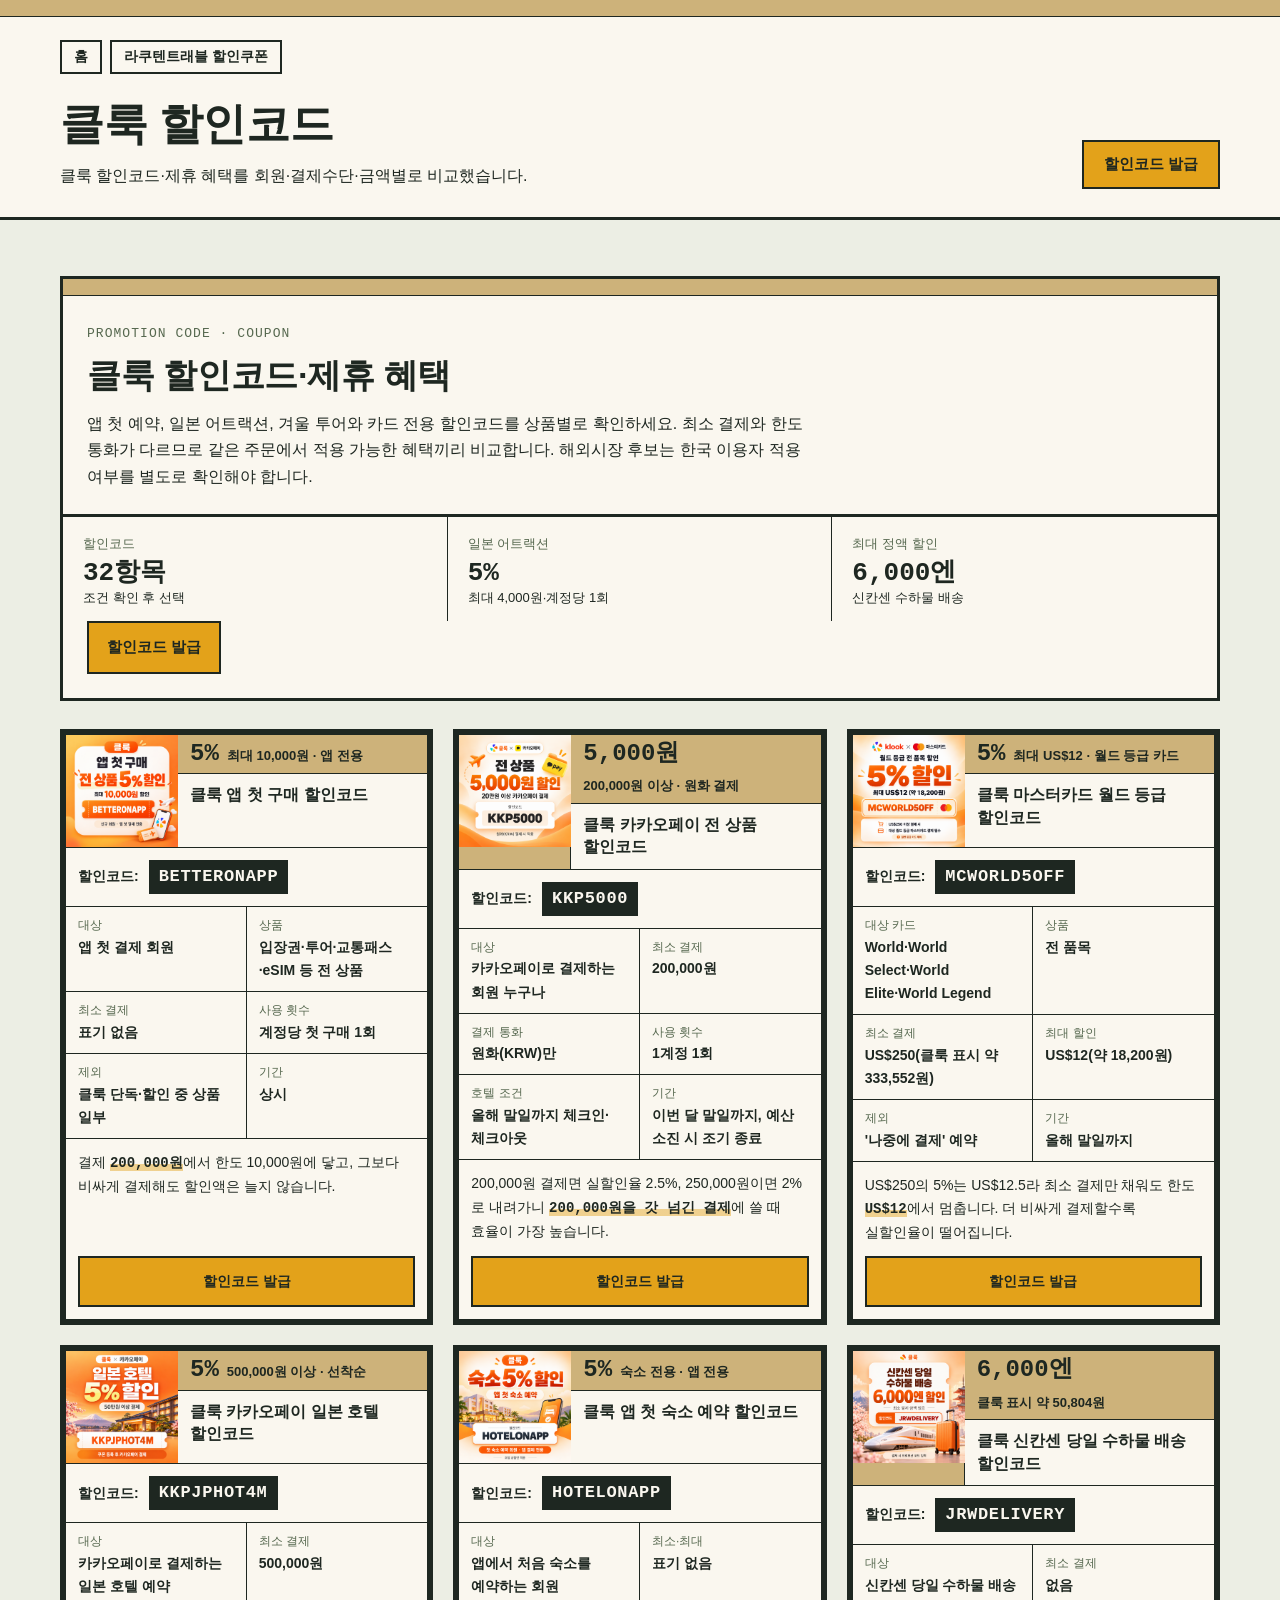
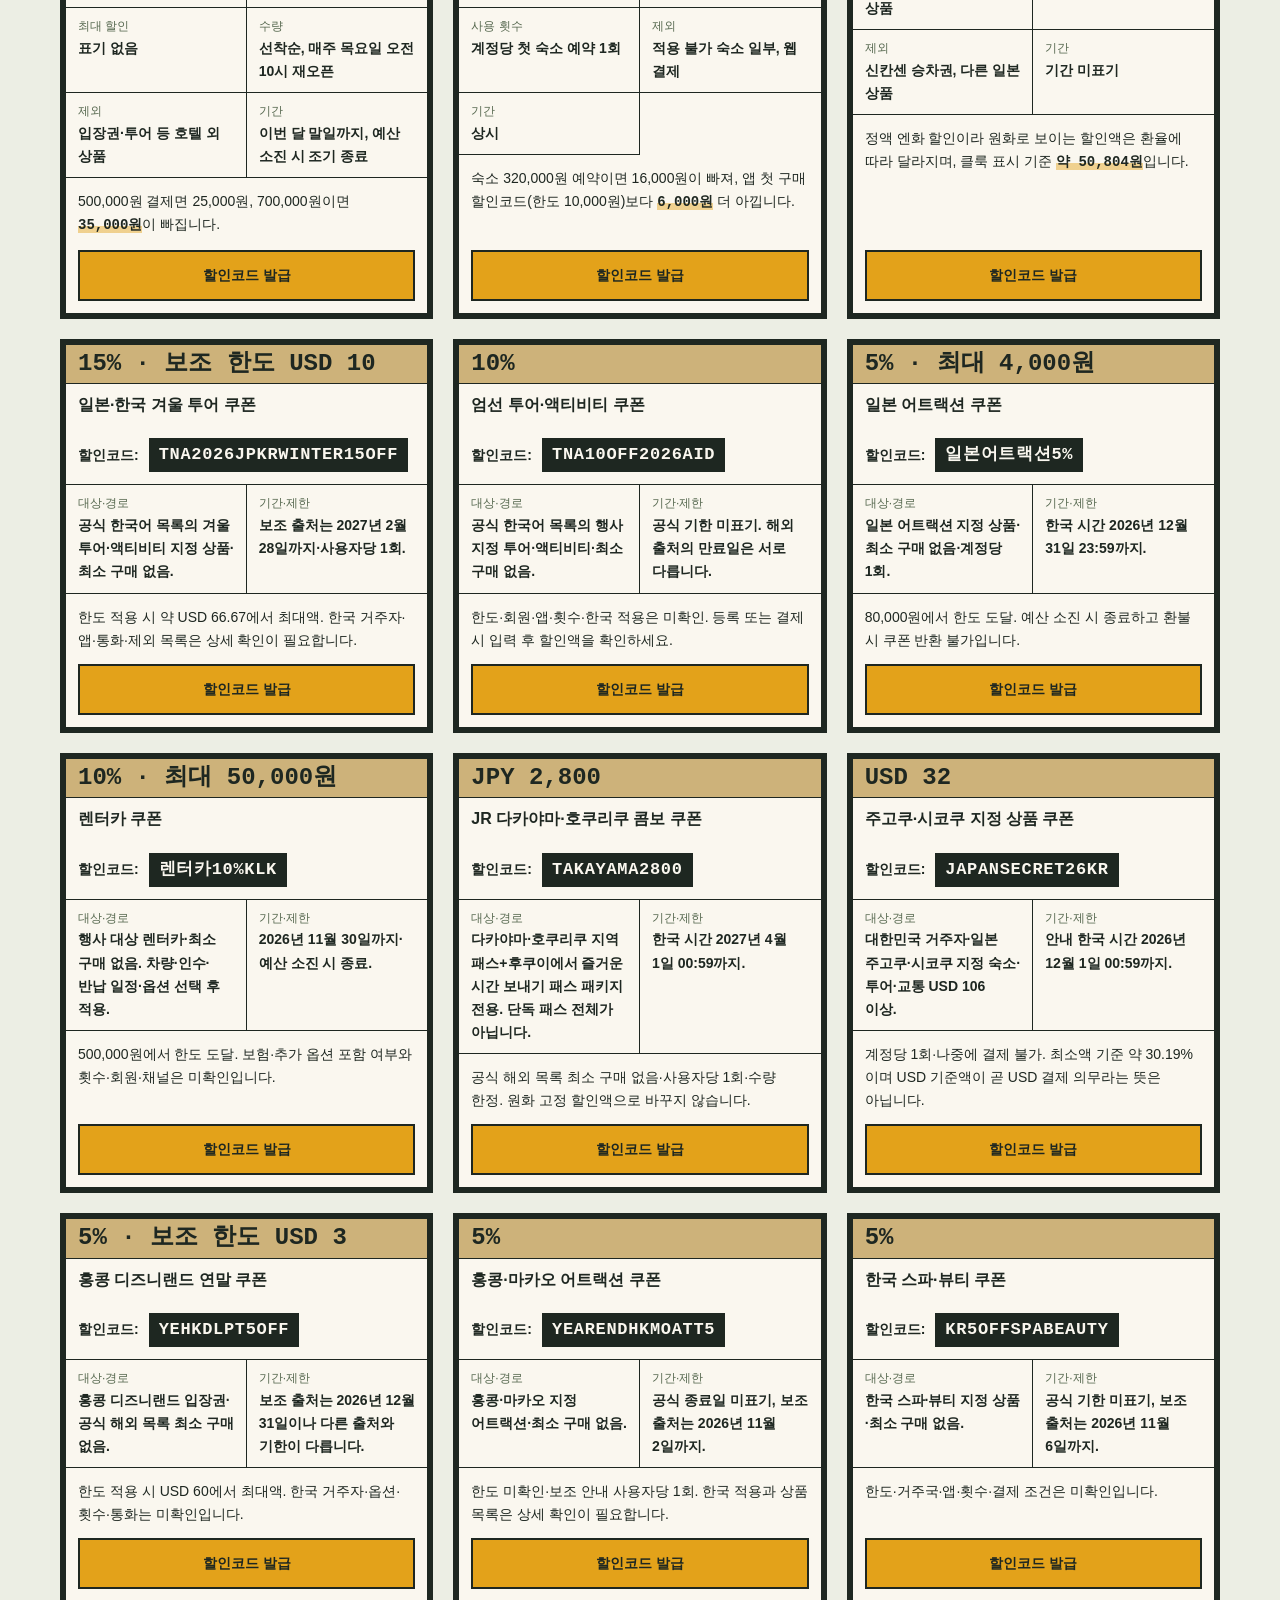
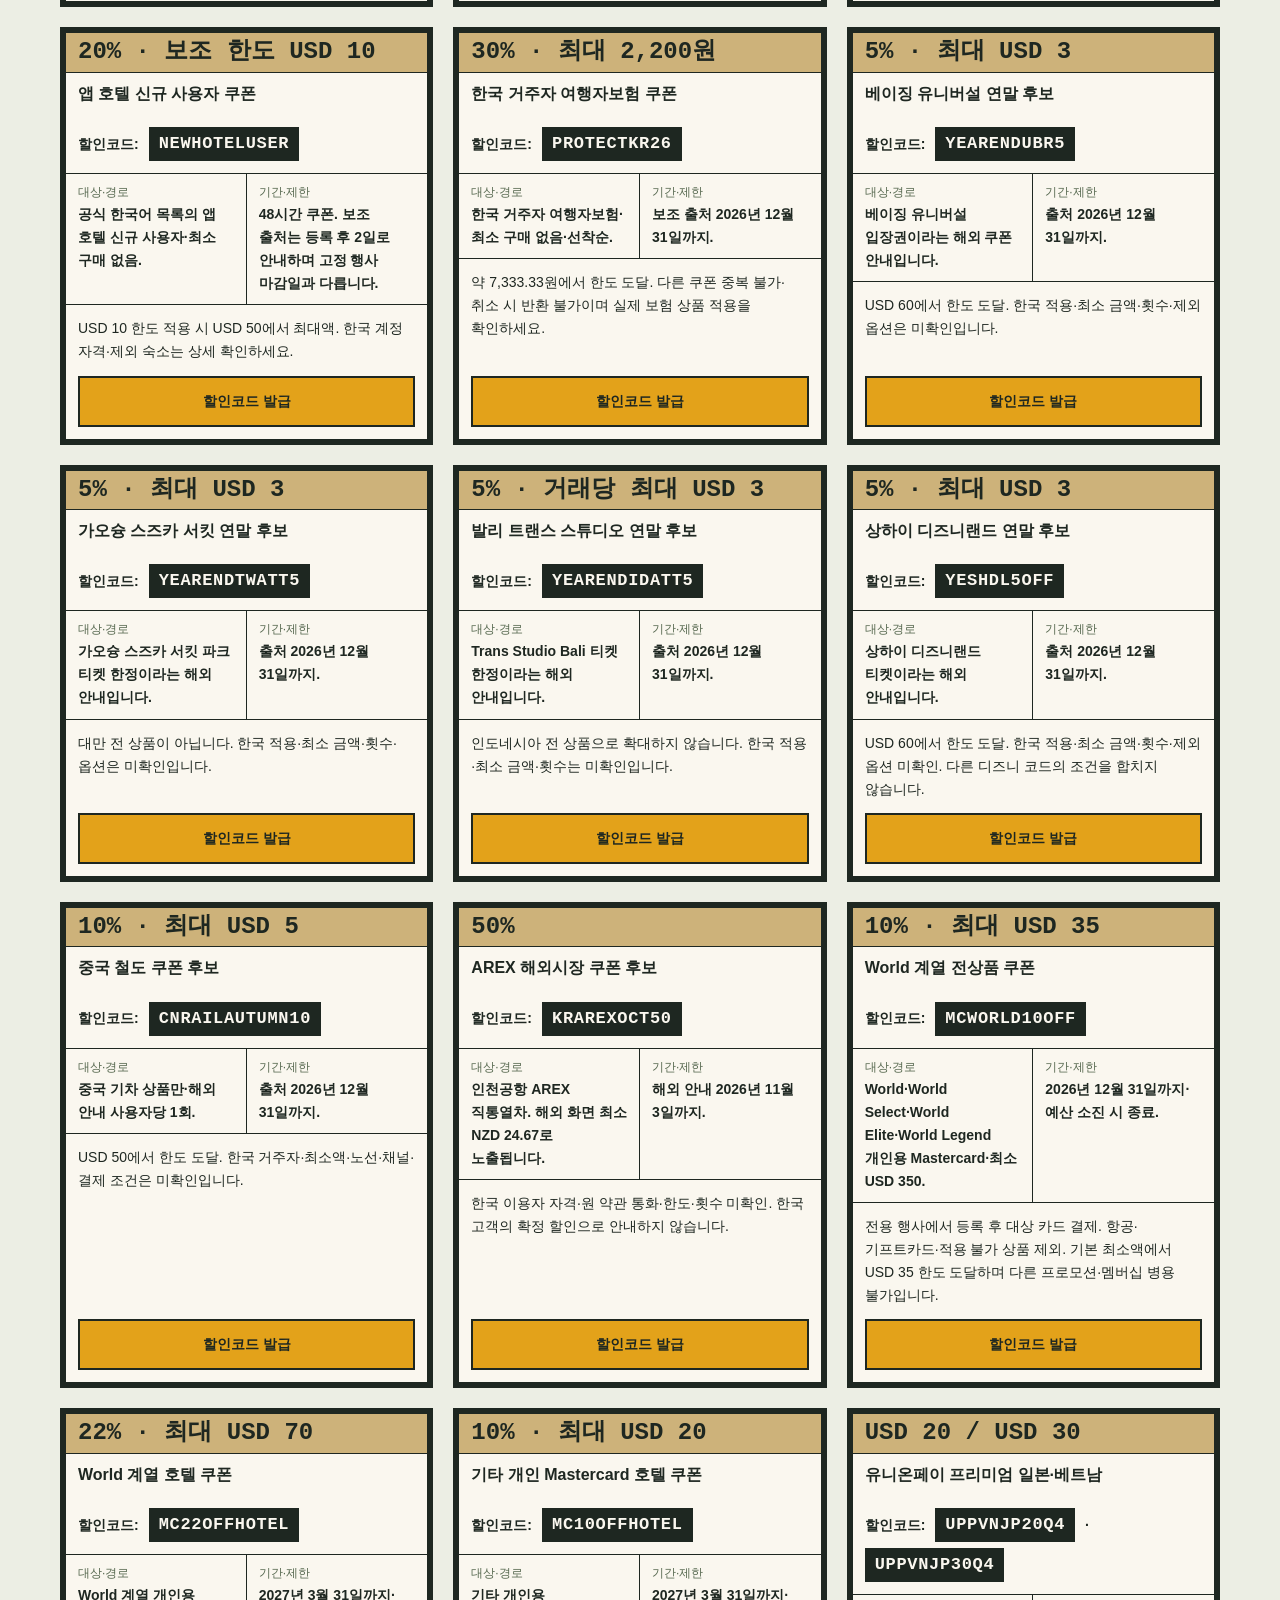
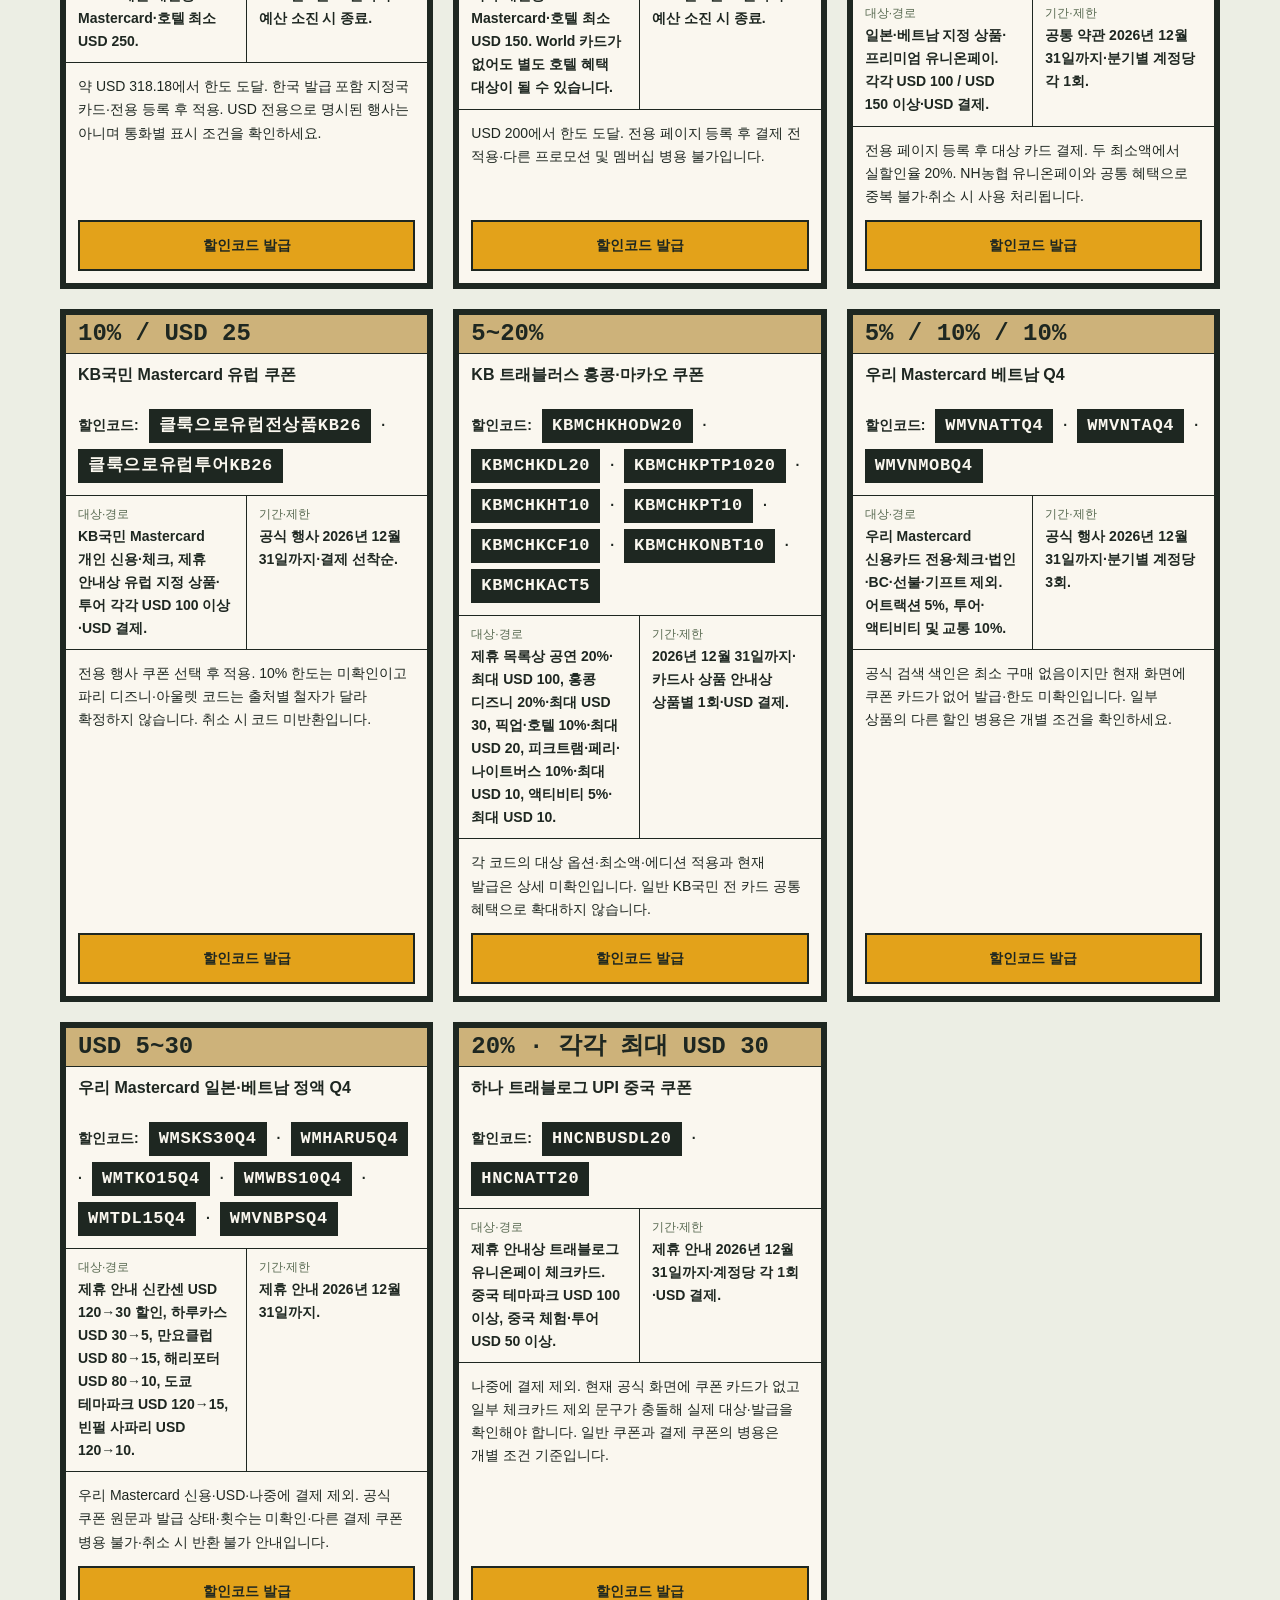
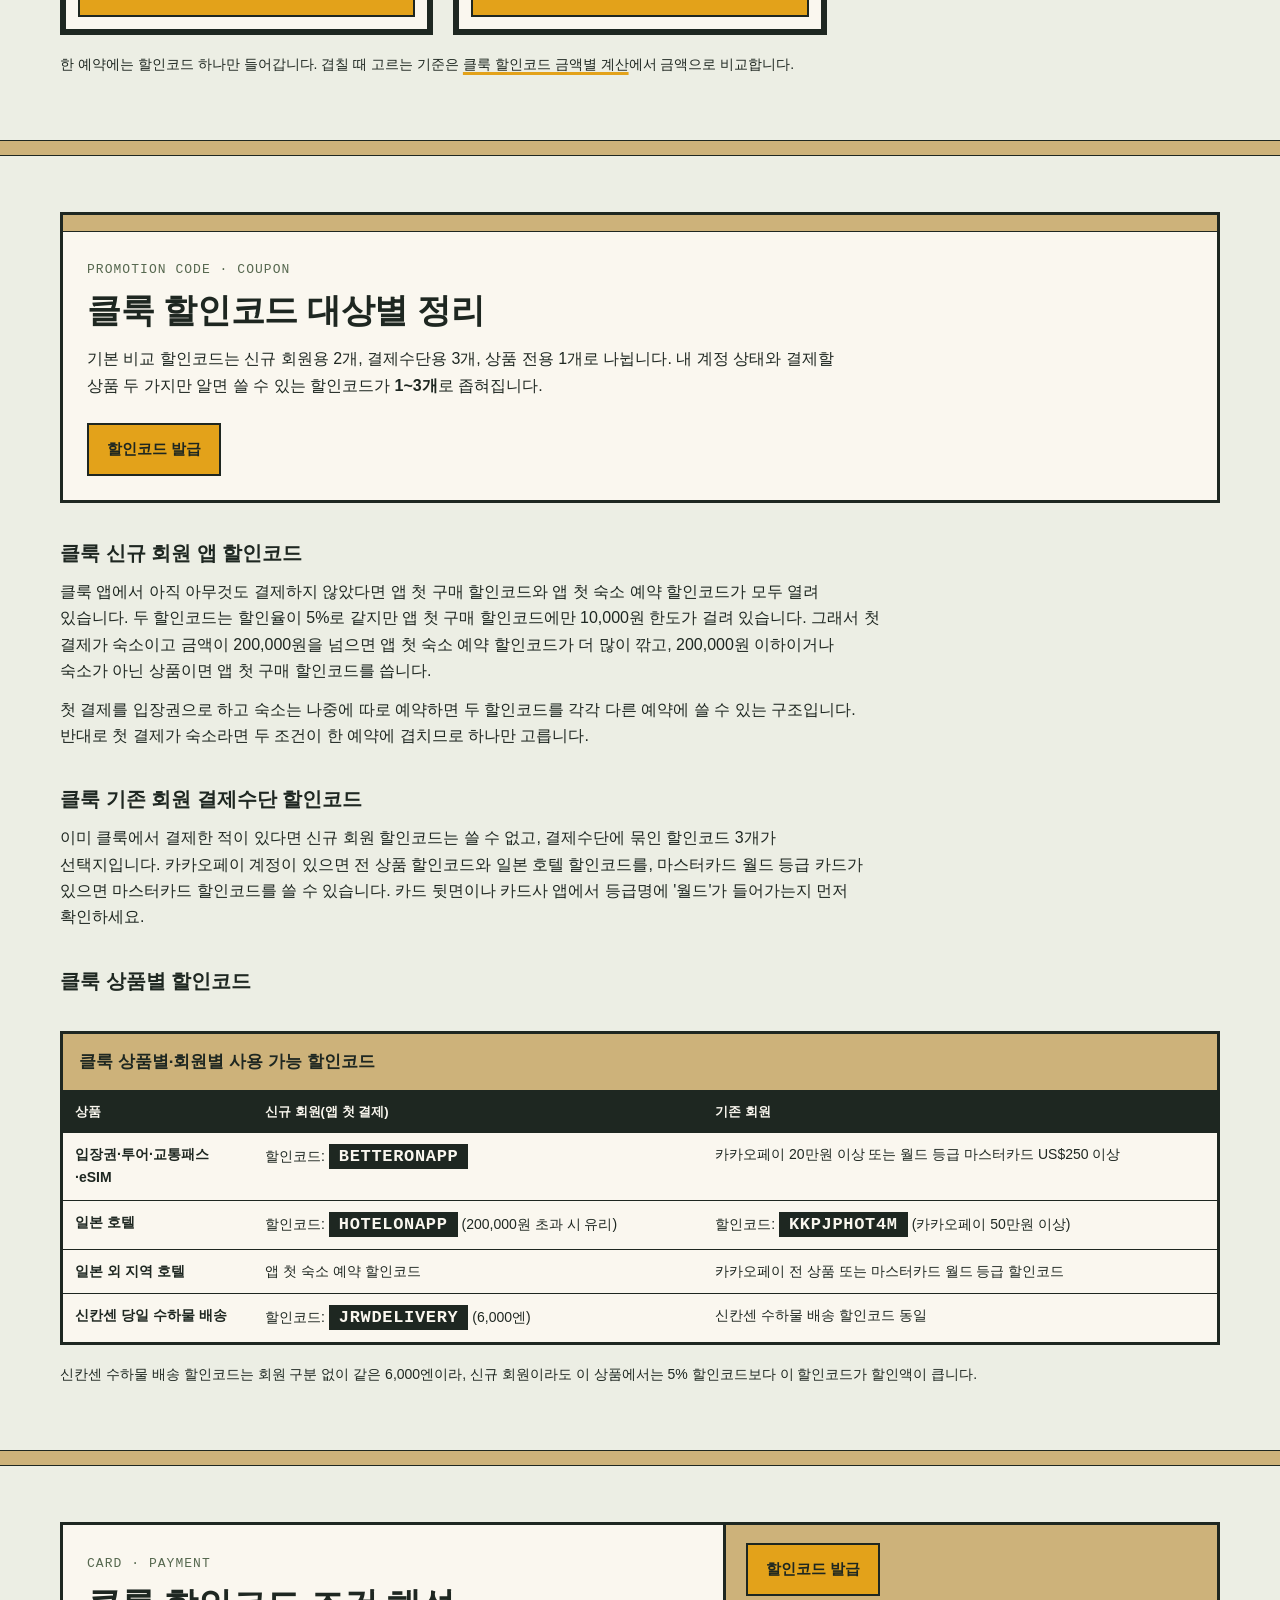
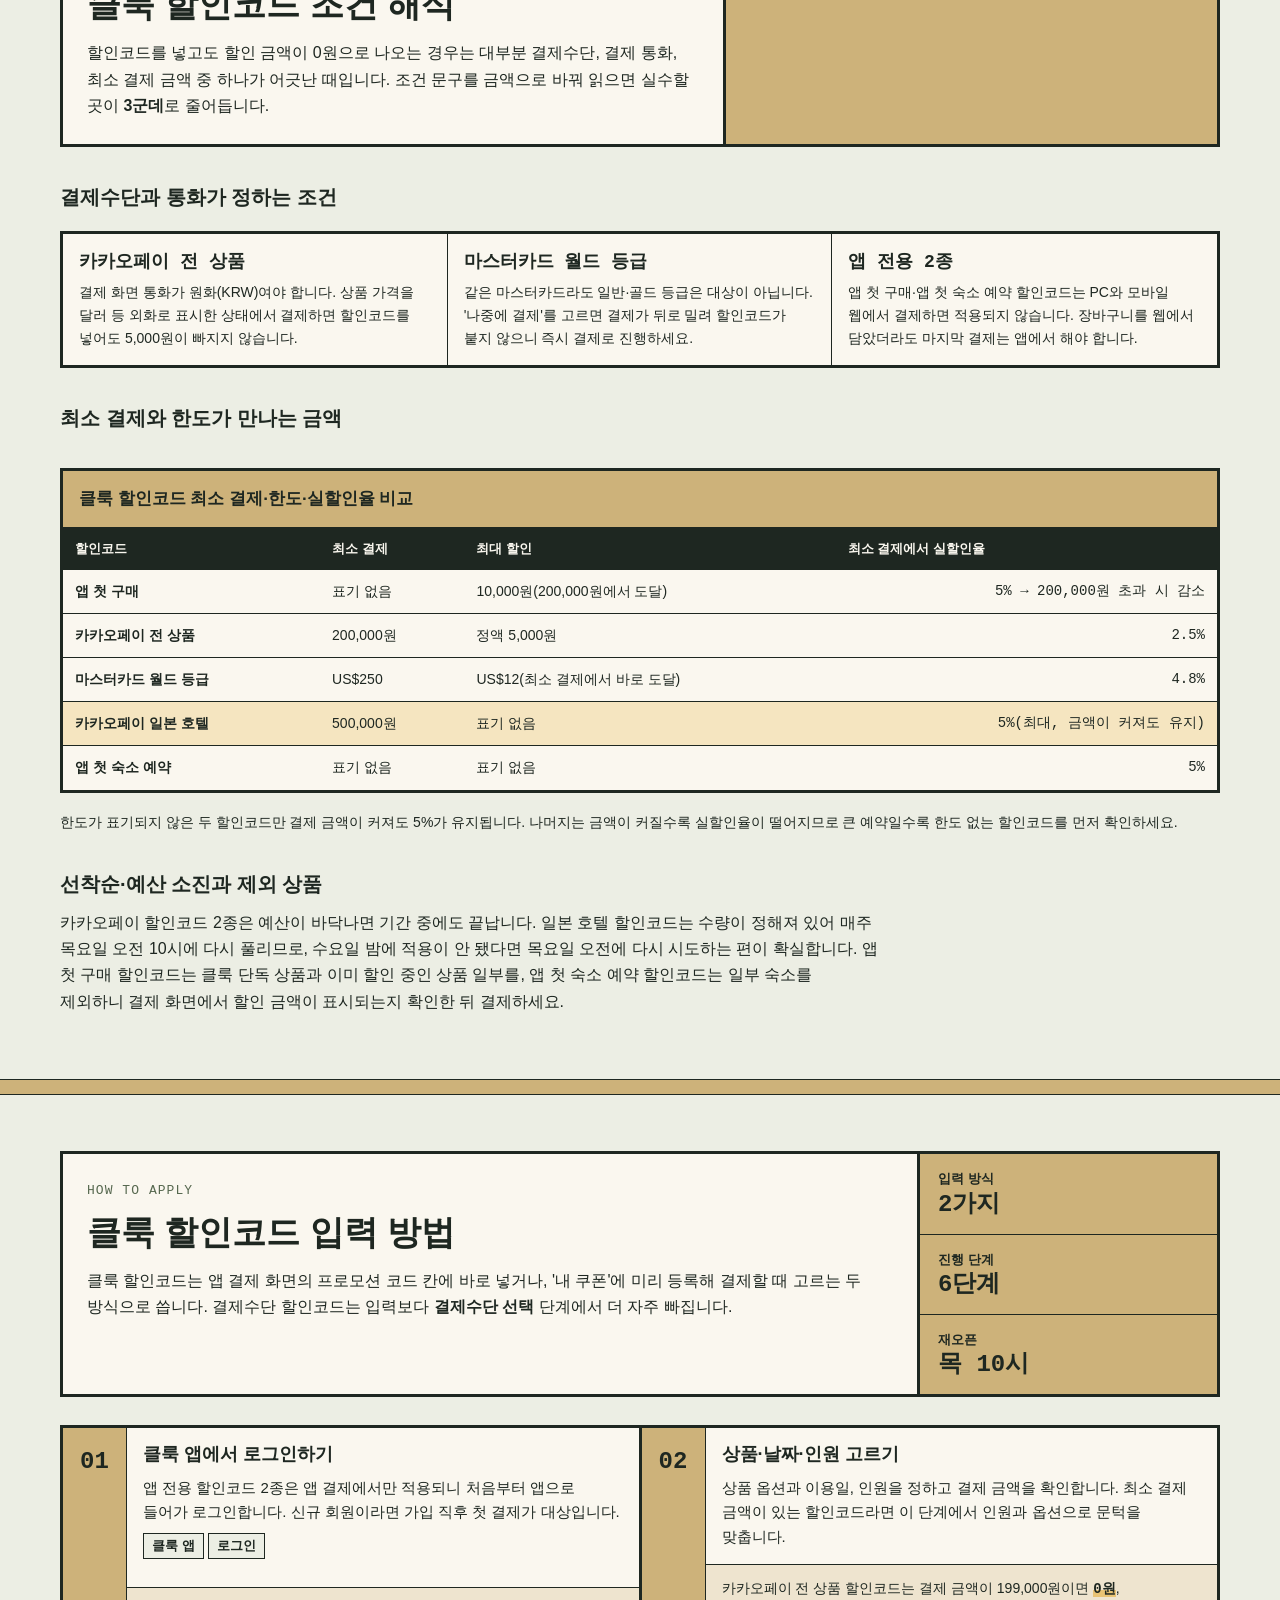
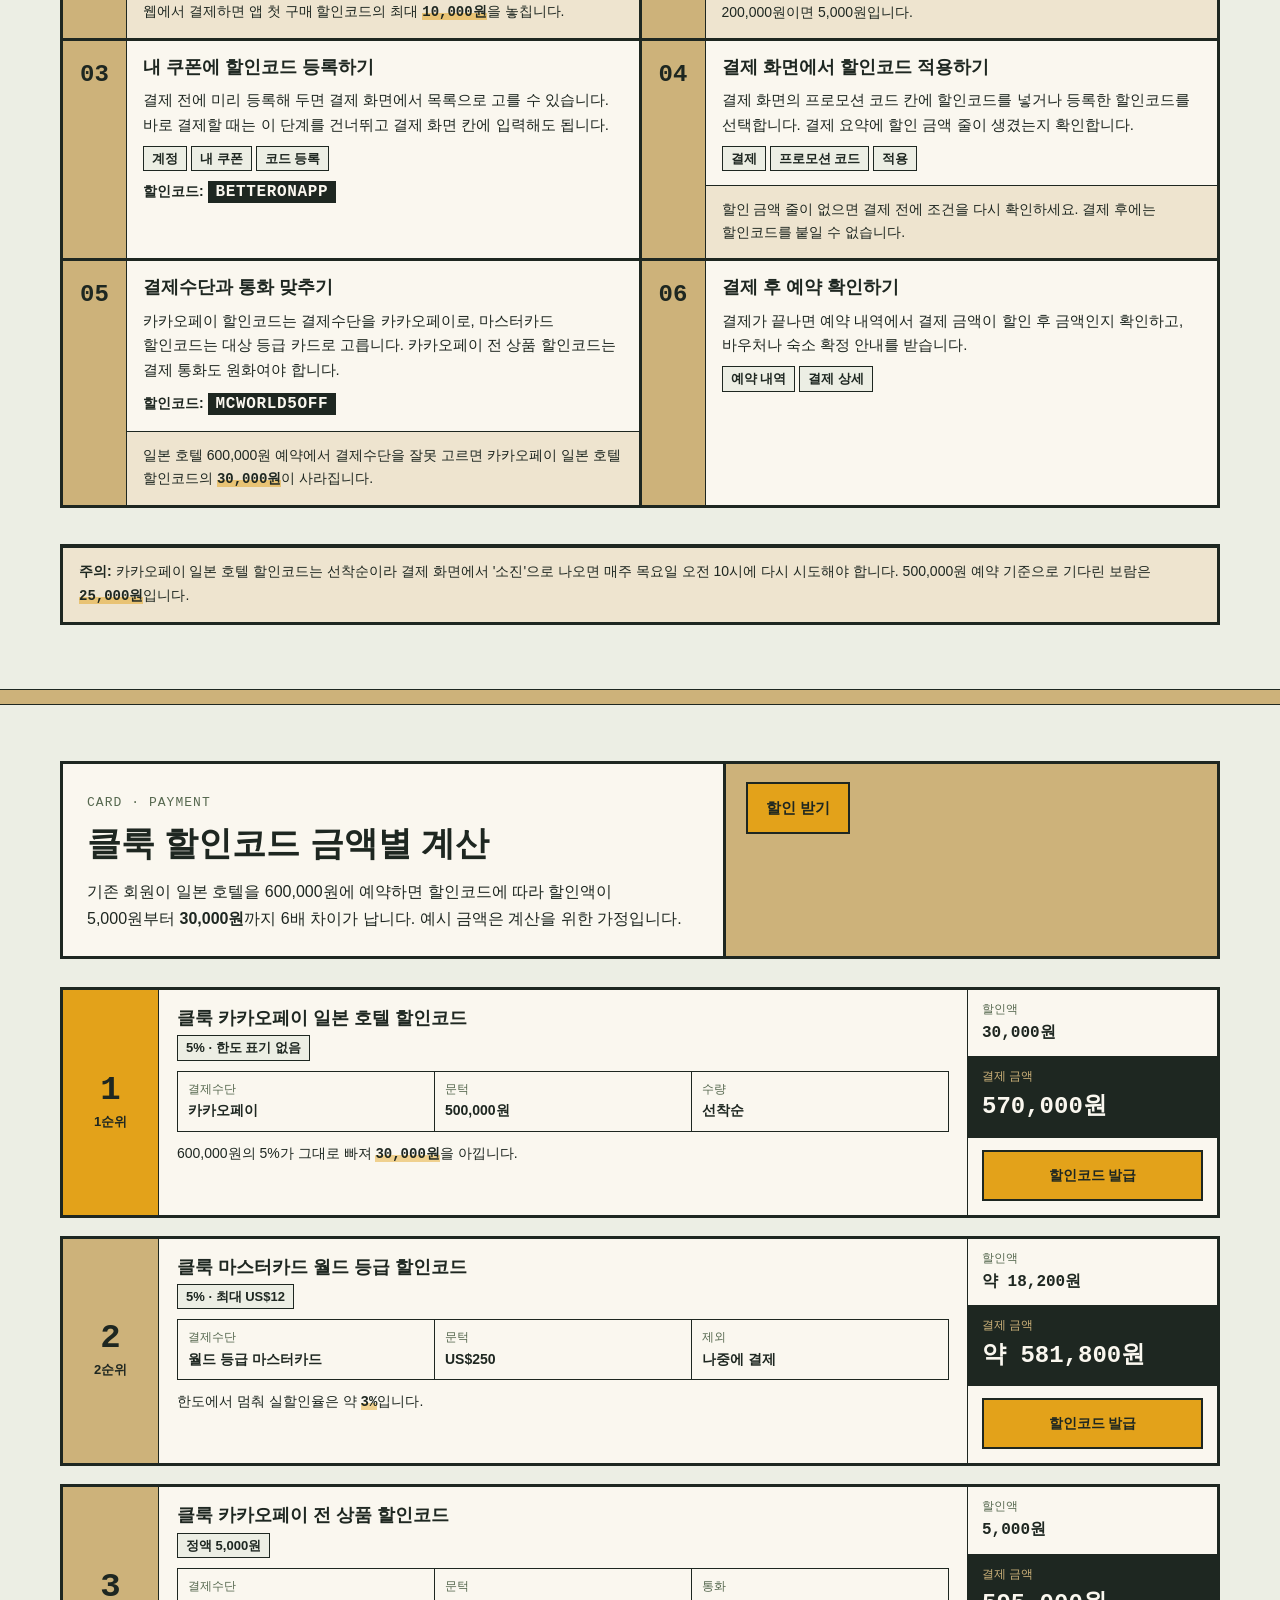
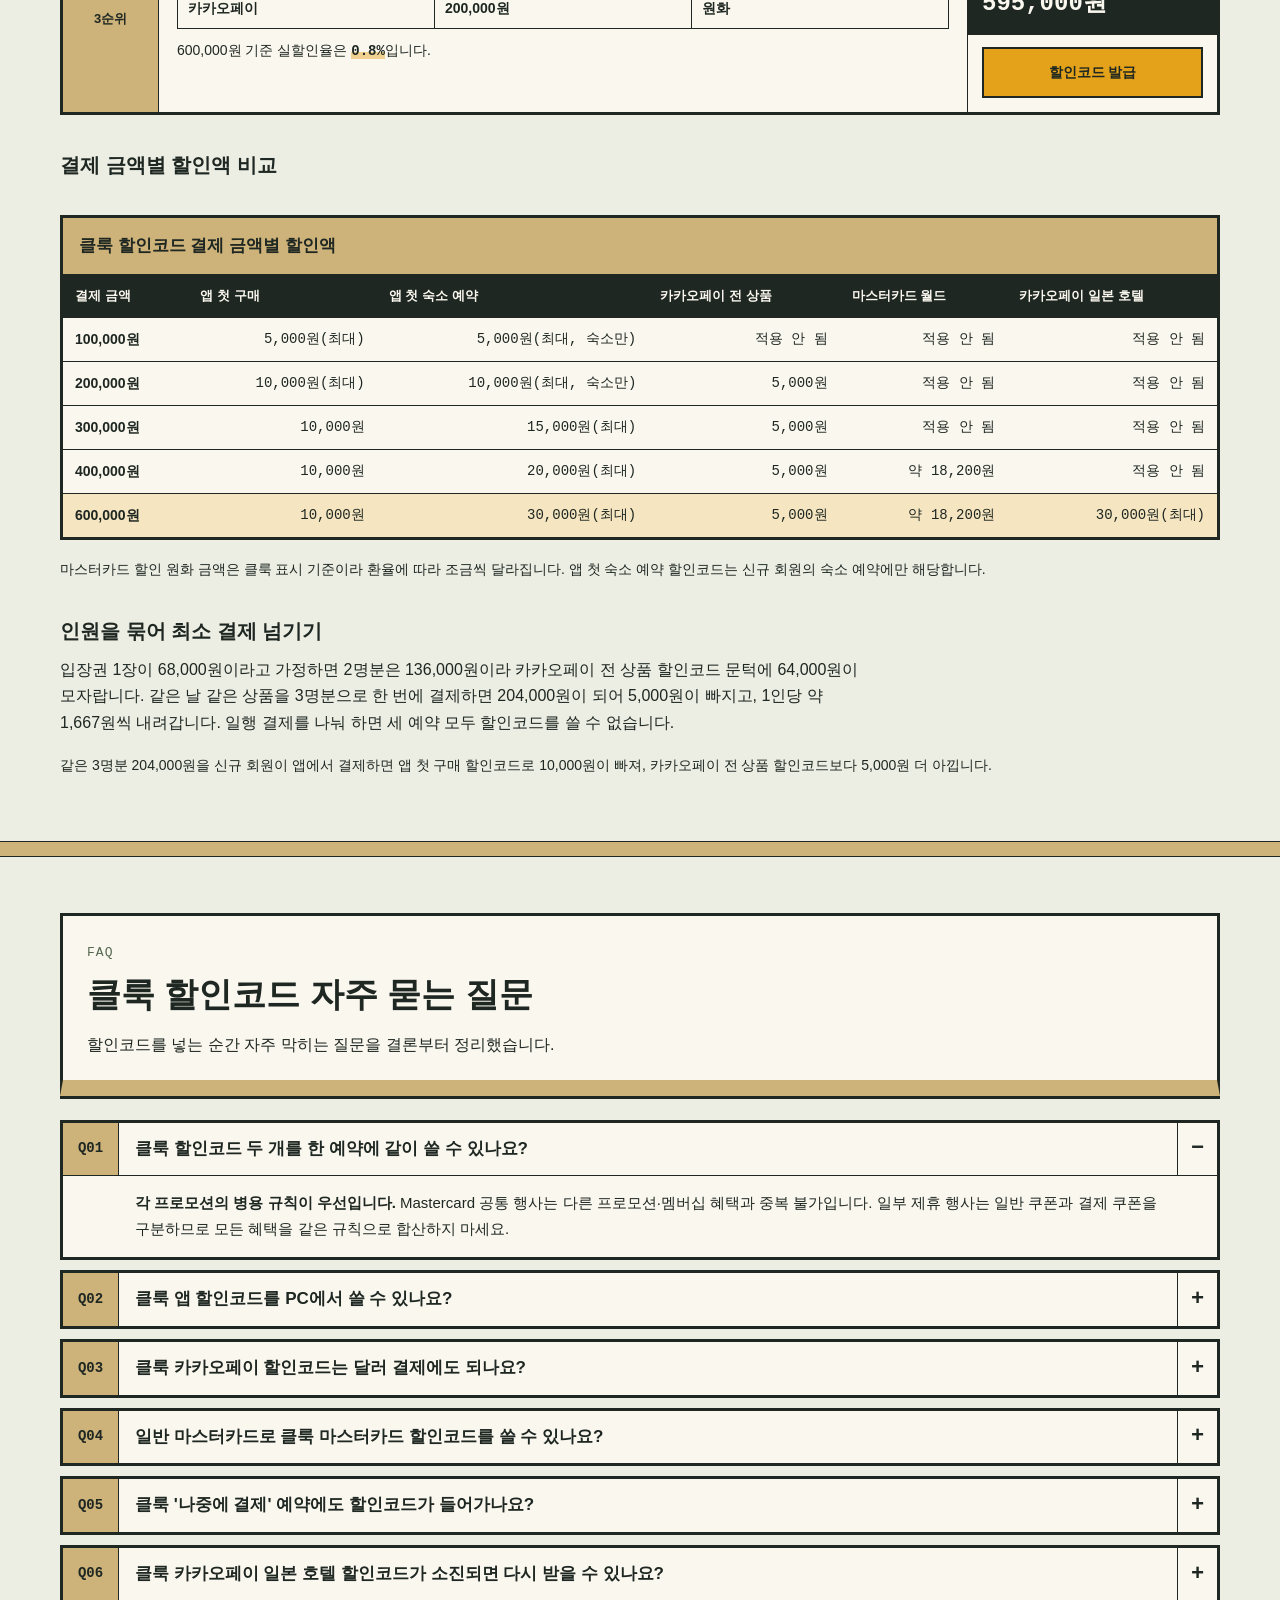
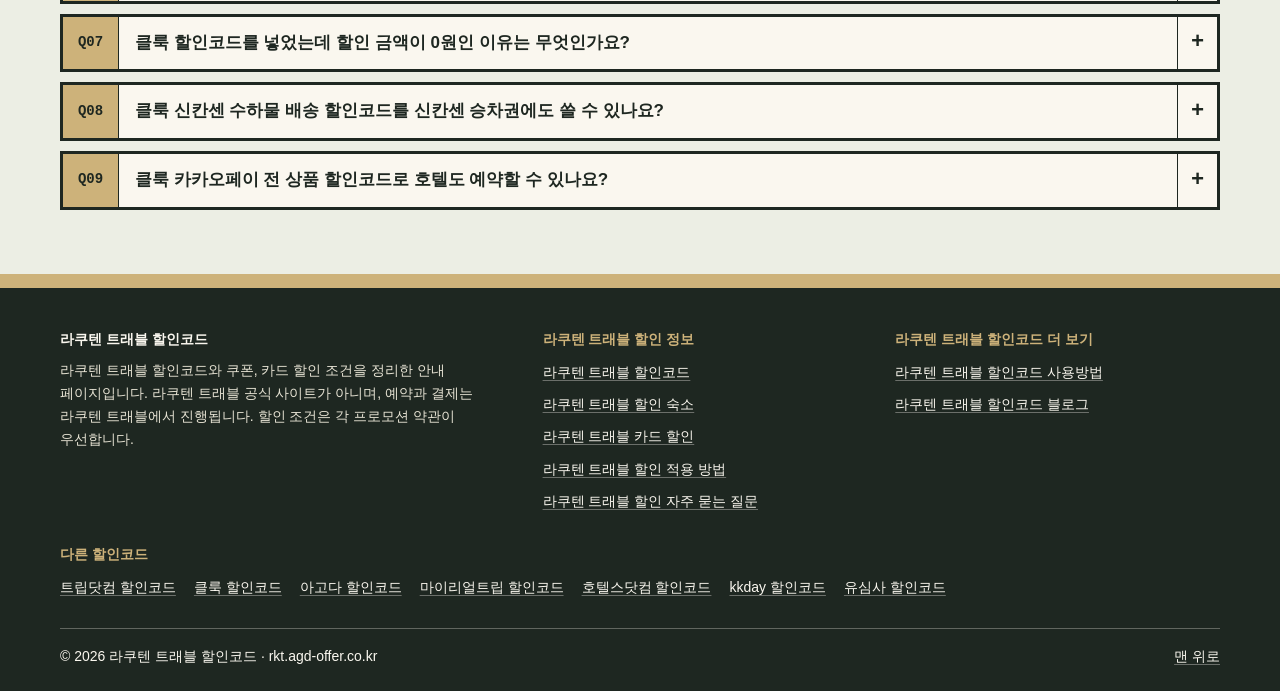
<file: klook/index.html>
<!DOCTYPE html>
<html lang="ko">
<head>
<meta charset="UTF-8">
<meta name="viewport" content="width=device-width, initial-scale=1.0">
<title>클룩 할인코드</title>
<meta name="description" content="클룩 할인코드·제휴 혜택를 대상·조건별로 정리했으며, 일본 호텔 600,000원 예약은 카카오페이 일본 호텔 할인코드로 30,000원을 아낄 수 있습니다.">
<meta name="robots" content="index, follow">
<link rel="canonical" href="https://rkt.agd-offer.co.kr/klook/">
<meta property="og:site_name" content="라쿠텐 트래블 할인코드">
<meta property="og:locale" content="ko_KR">
<meta property="og:type" content="website">
<meta property="og:title" content="클룩 할인코드">
<meta property="og:description" content="클룩 할인코드·제휴 혜택를 대상·조건별로 정리했으며, 일본 호텔 600,000원 예약은 카카오페이 일본 호텔 할인코드로 30,000원을 아낄 수 있습니다.">
<meta property="og:url" content="https://rkt.agd-offer.co.kr/klook/">
<meta name="twitter:card" content="summary">
<meta name="twitter:title" content="클룩 할인코드">
<meta name="twitter:description" content="클룩 할인코드·제휴 혜택를 대상·조건별로 정리했으며, 일본 호텔 600,000원 예약은 카카오페이 일본 호텔 할인코드로 30,000원을 아낄 수 있습니다.">
<script type="application/ld+json">{"@context":"https://schema.org","@graph":[{"@type":"WebPage","@id":"https://rkt.agd-offer.co.kr/klook/#webpage","url":"https://rkt.agd-offer.co.kr/klook/","name":"클룩 할인코드","description":"클룩 앱·여행지·상품·카드 전용 할인코드와 한국 적용 미확인 후보를 구분해 비교합니다.","inLanguage":"ko-KR","breadcrumb":{"@id":"https://rkt.agd-offer.co.kr/klook/#breadcrumb"}},{"@type":"BreadcrumbList","@id":"https://rkt.agd-offer.co.kr/klook/#breadcrumb","itemListElement":[{"@type":"ListItem","position":1,"name":"라쿠텐트래블 할인코드","item":"https://rkt.agd-offer.co.kr/"},{"@type":"ListItem","position":2,"name":"클룩 할인코드","item":"https://rkt.agd-offer.co.kr/klook/"}]},{"@type":"ItemList","name":"클룩 할인코드·제휴 혜택","numberOfItems":32,"itemListElement":[{"@type":"ListItem","position":1,"name":"클룩 앱 첫 구매 할인코드","url":"https://rkt.agd-offer.co.kr/klook/#c-01"},{"@type":"ListItem","position":2,"name":"클룩 카카오페이 전 상품 할인코드","url":"https://rkt.agd-offer.co.kr/klook/#c-02"},{"@type":"ListItem","position":3,"name":"클룩 마스터카드 월드 등급 할인코드","url":"https://rkt.agd-offer.co.kr/klook/#c-03"},{"@type":"ListItem","position":4,"name":"클룩 카카오페이 일본 호텔 할인코드","url":"https://rkt.agd-offer.co.kr/klook/#c-04"},{"@type":"ListItem","position":5,"name":"클룩 앱 첫 숙소 예약 할인코드","url":"https://rkt.agd-offer.co.kr/klook/#c-05"},{"@type":"ListItem","position":6,"name":"클룩 신칸센 당일 수하물 배송 할인코드","url":"https://rkt.agd-offer.co.kr/klook/#c-06"},{"@type":"ListItem","position":7,"name":"일본·한국 겨울 투어 쿠폰","url":"https://rkt.agd-offer.co.kr/klook/#offer-added-1"},{"@type":"ListItem","position":8,"name":"엄선 투어·액티비티 쿠폰","url":"https://rkt.agd-offer.co.kr/klook/#offer-added-2"},{"@type":"ListItem","position":9,"name":"일본 어트랙션 쿠폰","url":"https://rkt.agd-offer.co.kr/klook/#offer-added-3"},{"@type":"ListItem","position":10,"name":"렌터카 쿠폰","url":"https://rkt.agd-offer.co.kr/klook/#offer-added-4"},{"@type":"ListItem","position":11,"name":"JR 다카야마·호쿠리쿠 콤보 쿠폰","url":"https://rkt.agd-offer.co.kr/klook/#offer-added-5"},{"@type":"ListItem","position":12,"name":"주고쿠·시코쿠 지정 상품 쿠폰","url":"https://rkt.agd-offer.co.kr/klook/#offer-added-6"},{"@type":"ListItem","position":13,"name":"홍콩 디즈니랜드 연말 쿠폰","url":"https://rkt.agd-offer.co.kr/klook/#offer-added-7"},{"@type":"ListItem","position":14,"name":"홍콩·마카오 어트랙션 쿠폰","url":"https://rkt.agd-offer.co.kr/klook/#offer-added-8"},{"@type":"ListItem","position":15,"name":"한국 스파·뷰티 쿠폰","url":"https://rkt.agd-offer.co.kr/klook/#offer-added-9"},{"@type":"ListItem","position":16,"name":"앱 호텔 신규 사용자 쿠폰","url":"https://rkt.agd-offer.co.kr/klook/#offer-added-10"},{"@type":"ListItem","position":17,"name":"한국 거주자 여행자보험 쿠폰","url":"https://rkt.agd-offer.co.kr/klook/#offer-added-11"},{"@type":"ListItem","position":18,"name":"베이징 유니버설 연말 후보","url":"https://rkt.agd-offer.co.kr/klook/#offer-added-12"},{"@type":"ListItem","position":19,"name":"가오슝 스즈카 서킷 연말 후보","url":"https://rkt.agd-offer.co.kr/klook/#offer-added-13"},{"@type":"ListItem","position":20,"name":"발리 트랜스 스튜디오 연말 후보","url":"https://rkt.agd-offer.co.kr/klook/#offer-added-14"},{"@type":"ListItem","position":21,"name":"상하이 디즈니랜드 연말 후보","url":"https://rkt.agd-offer.co.kr/klook/#offer-added-15"},{"@type":"ListItem","position":22,"name":"중국 철도 쿠폰 후보","url":"https://rkt.agd-offer.co.kr/klook/#offer-added-16"},{"@type":"ListItem","position":23,"name":"AREX 해외시장 쿠폰 후보","url":"https://rkt.agd-offer.co.kr/klook/#offer-added-17"},{"@type":"ListItem","position":24,"name":"World 계열 전상품 쿠폰","url":"https://rkt.agd-offer.co.kr/klook/#offer-added-18"},{"@type":"ListItem","position":25,"name":"World 계열 호텔 쿠폰","url":"https://rkt.agd-offer.co.kr/klook/#offer-added-19"},{"@type":"ListItem","position":26,"name":"기타 개인 Mastercard 호텔 쿠폰","url":"https://rkt.agd-offer.co.kr/klook/#offer-added-20"},{"@type":"ListItem","position":27,"name":"유니온페이 프리미엄 일본·베트남","url":"https://rkt.agd-offer.co.kr/klook/#offer-added-21"},{"@type":"ListItem","position":28,"name":"KB국민 Mastercard 유럽 쿠폰","url":"https://rkt.agd-offer.co.kr/klook/#offer-added-22"},{"@type":"ListItem","position":29,"name":"KB 트래블러스 홍콩·마카오 쿠폰","url":"https://rkt.agd-offer.co.kr/klook/#offer-added-23"},{"@type":"ListItem","position":30,"name":"우리 Mastercard 베트남 Q4","url":"https://rkt.agd-offer.co.kr/klook/#offer-added-24"},{"@type":"ListItem","position":31,"name":"우리 Mastercard 일본·베트남 정액 Q4","url":"https://rkt.agd-offer.co.kr/klook/#offer-added-25"},{"@type":"ListItem","position":32,"name":"하나 트래블로그 UPI 중국 쿠폰","url":"https://rkt.agd-offer.co.kr/klook/#offer-added-26"}]},{"@type":"FAQPage","mainEntity":[{"@type":"Question","name":"클룩 할인코드 두 개를 한 예약에 같이 쓸 수 있나요?","acceptedAnswer":{"@type":"Answer","text":"각 프로모션의 병용 규칙이 우선입니다. Mastercard 공통 행사는 다른 프로모션·멤버십 혜택과 중복 불가입니다. 일부 제휴 행사는 일반 쿠폰과 결제 쿠폰을 구분하므로 모든 혜택을 같은 규칙으로 합산하지 마세요."}},{"@type":"Question","name":"클룩 앱 할인코드를 PC에서 쓸 수 있나요?","acceptedAnswer":{"@type":"Answer","text":"쓸 수 없습니다. 앱 첫 구매 할인코드와 앱 첫 숙소 예약 할인코드는 앱 결제만 대상이라 PC와 모바일 웹에서 결제하면 할인 금액이 붙지 않습니다."}},{"@type":"Question","name":"클룩 카카오페이 할인코드는 달러 결제에도 되나요?","acceptedAnswer":{"@type":"Answer","text":"카카오페이 전 상품 할인코드는 원화 결제에서만 됩니다. 결제 통화가 달러 등 외화로 잡혀 있으면 할인코드를 넣어도 5,000원 이 빠지지 않으니 결제 전에 통화를 원화로 바꾸세요."}},{"@type":"Question","name":"일반 마스터카드로 클룩 마스터카드 할인코드를 쓸 수 있나요?","acceptedAnswer":{"@type":"Answer","text":"일반 개인 Mastercard에도 별도 호텔 쿠폰이 있습니다. MC10OFFHOTEL은 호텔 USD 150 이상에 10%·최대 USD 20입니다. MCWORLD10OFF·MCWORLD5OFF·MC22OFFHOTEL은 World·World Select·World Elite·World Legend 개인용 카드가 대상입니다."}},{"@type":"Question","name":"클룩 카카오페이 일본 호텔 할인코드가 소진되면 다시 받을 수 있나요?","acceptedAnswer":{"@type":"Answer","text":"매주 목요일 오전 10시에 수량이 다시 풀립니다. 다만 전체 예산이 소진되면 기간 중에도 종료되니, 500,000원 이상 일본 호텔 예약이 정해졌다면 재오픈 직후에 결제하는 편이 안전합니다."}},{"@type":"Question","name":"클룩 신칸센 수하물 배송 할인코드를 신칸센 승차권에도 쓸 수 있나요?","acceptedAnswer":{"@type":"Answer","text":"쓸 수 없습니다. 신칸센 당일 수하물 배송 상품 전용이라 승차권이나 다른 일본 상품 결제에서는 6,000엔 할인이 적용되지 않습니다."}}]}]}</script>
<style>
html{scroll-behavior:smooth}
body{margin:0;background:#ECEEE4;color:#1E2721;font-family:-apple-system,BlinkMacSystemFont,"Apple SD Gothic Neo","Pretendard","Noto Sans KR",sans-serif;-webkit-text-size-adjust:100%}
.rx :where(h1,p,dl,dt,dd,ul,li){margin:0;padding:0}
.rx :where(*,*::before,*::after){box-sizing:border-box}
.rx-top{background:#FAF7EF;border-bottom:3px solid #1E2721;position:relative;padding:40px 16px 28px;word-break:keep-all}
.rx-top::before{content:"";position:absolute;left:0;right:0;top:0;height:16px;background:#CDB27A;border-bottom:1px solid #1E2721}
.rx-inner{max-width:1160px;margin:0 auto}
.rx-top-grid{display:grid;grid-template-columns:minmax(0,1fr) auto;gap:24px;align-items:end}
.rx-top h1{font-size:clamp(28px,5vw,44px);line-height:1.2;font-weight:800;letter-spacing:-.01em}
.rx-desc{margin-top:12px;font-size:16px;line-height:1.65;max-width:720px}
.rx-stats{display:grid;grid-template-columns:repeat(4,minmax(0,1fr));margin-top:20px;border:3px solid #1E2721;max-width:720px}
.rx-stats>div{padding:10px 14px;border-right:1px solid #1E2721}
.rx-stats>div:last-child{border-right:0}
.rx-stats dt{font-size:12px;color:#56684F}
.rx-stats dd{font-family:ui-monospace,SFMono-Regular,Menlo,Consolas,monospace;font-size:24px;font-weight:800;line-height:1.2}
.rx-cta{display:inline-block;background:#E3A21A;color:#1E2721;font-weight:800;font-size:15px;padding:13px 20px;border:2px solid #1E2721;text-decoration:none;text-align:center;white-space:nowrap}
.rx-cta:hover,.rx-cta:focus-visible{background:#1E2721;color:#FAF7EF}
.rx-nav{position:sticky;top:0;z-index:20;background:#1E2721;border-bottom:3px solid #CDB27A}
.rx-nav .rx-inner{display:flex;align-items:center;gap:8px;padding:0 16px}
.rx-nav ul{margin:0;padding:0;list-style:none;display:flex;gap:2px;overflow-x:auto;scrollbar-width:none;flex:1;min-width:0}
.rx-nav ul::-webkit-scrollbar{display:none}
.rx-nav a{display:block;color:#FAF7EF;text-decoration:none;font-size:14px;font-weight:700;padding:14px 12px;white-space:nowrap}
.rx-nav a:hover,.rx-nav a:focus-visible{color:#E3A21A}
.rx-nav .rx-navcta{background:#E3A21A;color:#1E2721;padding:8px 12px;border:2px solid #FAF7EF;flex:none}
.rx-nav .rx-navcta:hover,.rx-nav .rx-navcta:focus-visible{background:#FAF7EF;color:#1E2721}
.rx-sep{height:14px;background:#CDB27A;border-top:1px solid #1E2721;border-bottom:1px solid #1E2721}
.rx-foot{background:#1E2721;color:#FAF7EF;padding:40px 16px 28px;border-top:14px solid #CDB27A;word-break:keep-all;line-height:1.65}
.rx-foot-grid{display:grid;grid-template-columns:minmax(0,1.4fr) minmax(0,1fr) minmax(0,1fr);gap:28px}
.rx-foot-name{font-size:20px;font-weight:800}
.rx-foot p{font-size:14px}
.rx-foot-name+p{margin-top:8px;color:#E6E2D3}
.rx-foot-title{font-size:13px;font-weight:800;color:#CDB27A;margin-bottom:8px}
.rx-foot ul{list-style:none;display:grid;gap:6px}
.rx-foot a{color:#FAF7EF;font-size:14px;text-decoration:underline;text-decoration-color:rgba(250,247,239,.35);text-underline-offset:3px}
.rx-foot a:hover,.rx-foot a:focus-visible{text-decoration-color:#E3A21A}
.rx-pages{margin-bottom:22px}
.rx-pages ul{list-style:none;display:flex;gap:8px;overflow-x:auto;scrollbar-width:none;padding-bottom:2px}
.rx-pages ul::-webkit-scrollbar{display:none}
.rx-pages a{display:block;white-space:nowrap;font-size:14px;font-weight:700;color:#1E2721;background:#FAF7EF;border:2px solid #1E2721;padding:6px 12px;text-decoration:none}
.rx-pages a:hover,.rx-pages a:focus-visible{background:#E3A21A;color:#1E2721}
.rx-pages a[aria-current="page"]{background:#1E2721;color:#FAF7EF}
.rx-foot-more{margin-top:28px}
.rx-foot-more ul{display:flex;flex-wrap:wrap;gap:6px 18px}
.rx-foot-bottom{display:flex;justify-content:space-between;gap:12px;flex-wrap:wrap;margin-top:28px;padding-top:16px;border-top:1px solid rgba(250,247,239,.3);font-size:13px}
@media (max-width:760px){
.rx-top{padding:32px 16px 22px}
.rx-top-grid{grid-template-columns:1fr;gap:16px}
.rx-stats{grid-template-columns:repeat(2,minmax(0,1fr))}
.rx-stats>div:nth-child(2){border-right:0}
.rx-stats>div:nth-child(-n+2){border-bottom:1px solid #1E2721}
.rx-cta{display:block}
.rx-nav .rx-inner{padding:0 0 0 8px}
.rx-nav .rx-navcta{margin-right:8px;font-size:13px}
.rx-foot-grid{grid-template-columns:1fr;gap:22px}
}
</style>
<style>
.rc :where(h2,h3,p,dl,dt,dd,figure,table,caption,th,td,ul,li){margin:0;padding:0}
.rc :where(*,*::before,*::after){box-sizing:border-box}
.rc{--rc-bg:#ECEEE4;--rc-ink:#1E2721;--rc-paper:#FAF7EF;--rc-kraft:#CDB27A;--rc-moss:#56684F;--rc-point:#E3A21A;background:var(--rc-bg);color:var(--rc-ink);font-family:-apple-system,BlinkMacSystemFont,"Apple SD Gothic Neo","Pretendard","Noto Sans KR",sans-serif;line-height:1.65;word-break:keep-all;padding:56px 16px 64px;scroll-margin-top:72px}
.rc-wrap{max-width:1160px;margin:0 auto}
.rc-head{border:3px solid var(--rc-ink);background:var(--rc-paper);display:grid;grid-template-columns:1fr;position:relative}
.rc-head::before{content:"";position:absolute;left:0;right:0;top:0;height:16px;background:var(--rc-kraft);border-bottom:1px solid var(--rc-ink)}
.rc-intro{padding:44px 24px 24px}
.rc-intro::before{content:"PROMOTION CODE · COUPON";display:block;font-family:ui-monospace,SFMono-Regular,Menlo,Consolas,monospace;font-size:13px;letter-spacing:.08em;color:var(--rc-moss);margin-bottom:8px}
.rc h2{font-size:clamp(24px,4vw,34px);line-height:1.3;font-weight:800;letter-spacing:-.01em}
.rc-lead{margin-top:14px;font-size:16px;max-width:760px}
.rc-lead a,.rc-note a{color:var(--rc-ink);text-decoration:underline;text-decoration-color:var(--rc-point);text-decoration-thickness:3px;text-underline-offset:3px}
.rc-stats{display:grid;grid-template-columns:repeat(3,1fr);border-top:3px solid var(--rc-ink)}
.rc-stats>div{padding:16px 20px;border-right:1px solid var(--rc-ink)}
.rc-stats>div:last-child{border-right:0}
.rc-stats dt{font-size:13px;color:var(--rc-moss)}
.rc-stats dd{font-family:ui-monospace,SFMono-Regular,Menlo,Consolas,monospace;font-size:26px;font-weight:700;line-height:1.2;margin-top:4px}
.rc-stats dd small{font-family:-apple-system,BlinkMacSystemFont,"Apple SD Gothic Neo","Noto Sans KR",sans-serif;font-size:13px;font-weight:500;display:block;color:var(--rc-ink)}
.rc-headcta{display:flex;flex-wrap:wrap;gap:12px;align-items:center;padding:0 24px 24px}
.rc-btn{display:inline-block;background:var(--rc-point);color:var(--rc-ink);font-weight:800;font-size:15px;padding:12px 18px;border:2px solid var(--rc-ink);text-decoration:none}
.rc-btn:hover,.rc-btn:focus-visible{background:var(--rc-ink);color:var(--rc-paper)}
.rc-list{list-style:none;display:grid;grid-template-columns:repeat(3,minmax(0,1fr));gap:20px;margin-top:28px}
.rc-card{background:var(--rc-ink);padding:6px;display:flex;flex-direction:column;height:100%}
.rc-box{background:var(--rc-paper);display:flex;flex-direction:column;flex:1}
.rc-top{display:grid;grid-template-columns:112px 1fr;border-bottom:1px solid var(--rc-ink)}
.rc-thumb{border-right:1px solid var(--rc-ink);background:var(--rc-kraft)}
.rc-thumb img{display:block;width:112px;height:112px;object-fit:cover;color:transparent;font-size:0}
.rc-title{display:flex;flex-direction:column}
.rc-band{background:var(--rc-kraft);border-bottom:1px solid var(--rc-ink);padding:6px 12px;display:flex;align-items:baseline;gap:8px;flex-wrap:wrap}
.rc-rate{font-family:ui-monospace,SFMono-Regular,Menlo,Consolas,monospace;font-size:24px;font-weight:800;line-height:1.1}
.rc-cap{font-size:13px;font-weight:600}
.rc h3{font-size:16px;line-height:1.4;font-weight:800;padding:10px 12px}
.rc-code{display:flex;flex-wrap:wrap;align-items:center;gap:6px 10px;padding:12px;border-bottom:1px solid var(--rc-ink);font-size:14px;font-weight:700}
.rc code{font-family:ui-monospace,SFMono-Regular,Menlo,Consolas,monospace;font-size:17px;font-weight:800;background:var(--rc-ink);color:var(--rc-paper);padding:3px 10px;user-select:all;-webkit-user-select:all;word-break:break-all;letter-spacing:.04em}
.rc-get{padding:12px;border-bottom:1px solid var(--rc-ink);font-size:14px}
.rc-get b{font-weight:700}
.rc-grid{display:grid;grid-template-columns:1fr 1fr}
.rc-grid>div{padding:9px 12px;border-bottom:1px solid var(--rc-ink)}
.rc-grid>div:nth-child(odd){border-right:1px solid var(--rc-ink)}
.rc-grid dt{font-size:12px;color:var(--rc-moss)}
.rc-grid dd{font-size:14px;font-weight:600}
.rc-calc{padding:12px;font-size:14px;flex:1}
.rc-calc strong{font-family:ui-monospace,SFMono-Regular,Menlo,Consolas,monospace;font-weight:800;background:linear-gradient(transparent 58%,rgba(227,162,26,.45) 58%)}
.rc-card .rc-btn{display:block;text-align:center;margin:0 12px 12px;font-size:14px}
.rc-tablewrap{margin-top:36px;border:3px solid var(--rc-ink);background:var(--rc-paper)}
.rc table{width:100%;border-collapse:collapse;font-size:14px}
.rc caption{text-align:left;font-weight:800;font-size:17px;padding:14px 16px;background:var(--rc-kraft);border-bottom:1px solid var(--rc-ink)}
.rc th,.rc td{border-bottom:1px solid var(--rc-ink);padding:10px 12px;text-align:left;vertical-align:top}
.rc thead th{font-size:13px;color:var(--rc-paper);background:var(--rc-ink);font-weight:700}
.rc tbody th{font-weight:800}
.rc tbody tr:last-child th,.rc tbody tr:last-child td{border-bottom:0}
.rc td.rc-num{font-family:ui-monospace,SFMono-Regular,Menlo,Consolas,monospace;white-space:nowrap}
.rc-top1{display:inline-block;margin-left:4px;font-family:-apple-system,BlinkMacSystemFont,"Apple SD Gothic Neo","Noto Sans KR",sans-serif;font-size:12px;font-weight:800;background:var(--rc-point);border:1px solid var(--rc-ink);padding:0 5px}
.rc th .rc-tcode{display:block;margin-top:4px;font-size:13px;font-weight:700}
.rc th .rc-tcode code{font-size:14px;white-space:nowrap;word-break:normal}
.rc thead th:first-child{width:190px}
.rc-note{margin-top:18px;font-size:14px;color:var(--rc-ink)}
@media (max-width:1000px){.rc-list{grid-template-columns:repeat(2,minmax(0,1fr))}}
@media (max-width:760px){
.rc{padding:40px 16px 48px}
.rc-intro{padding:38px 16px 18px}
.rc-headcta{padding:0 16px 18px}
.rc-stats{grid-template-columns:1fr}
.rc-stats>div{border-right:0;border-bottom:1px solid var(--rc-ink);padding:12px 16px}
.rc-stats>div:last-child{border-bottom:0}
.rc-list{grid-template-columns:1fr}
.rc table,.rc tbody,.rc tr,.rc th,.rc td,.rc caption{display:block;width:100%}
.rc thead{position:absolute;width:1px;height:1px;overflow:hidden;clip:rect(0 0 0 0);white-space:nowrap}
.rc tbody tr{border-bottom:3px solid var(--rc-ink)}
.rc tbody tr:last-child{border-bottom:0}
.rc tbody th{background:var(--rc-kraft);border-bottom:1px solid var(--rc-ink)}
.rc td{display:grid;grid-template-columns:118px minmax(0,1fr);gap:10px;border-bottom:1px solid rgba(30,39,33,.25)}
.rc td::before{content:attr(data-label);font-family:-apple-system,BlinkMacSystemFont,"Apple SD Gothic Neo","Noto Sans KR",sans-serif;font-size:12px;font-weight:700;color:var(--rc-moss)}
.rc td.rc-num{white-space:normal}
.rc tbody tr td:last-child{border-bottom:0}
}
@media (max-width:360px){
.rc-top{grid-template-columns:88px 1fr}
.rc-thumb img{width:88px;height:88px}
.rc-grid{grid-template-columns:1fr}
.rc-grid>div:nth-child(odd){border-right:0}
.rc td{grid-template-columns:96px minmax(0,1fr)}
}
.rh :where(h2,h3,p,dl,dt,dd,table,caption,th,td,ul,li){margin:0;padding:0}
.rh :where(*,*::before,*::after){box-sizing:border-box}
.rh{--rh-bg:#ECEEE4;--rh-ink:#1E2721;--rh-paper:#FAF7EF;--rh-kraft:#CDB27A;--rh-moss:#56684F;--rh-point:#E3A21A;background:var(--rh-bg);color:var(--rh-ink);font-family:-apple-system,BlinkMacSystemFont,"Apple SD Gothic Neo","Pretendard","Noto Sans KR",sans-serif;line-height:1.65;word-break:keep-all;padding:56px 16px 64px;scroll-margin-top:72px}
.rh-wrap{max-width:1160px;margin:0 auto}
.rh-head{border:3px solid var(--rh-ink);background:var(--rh-paper);display:grid;grid-template-columns:44px minmax(0,1fr)}
.rh-head::before{content:"";background:var(--rh-kraft);border-right:1px solid var(--rh-ink)}
.rh-intro{padding:28px 24px 22px}
.rh-intro::before{content:"HOTEL · RYOKAN SALE";display:block;font-family:ui-monospace,SFMono-Regular,Menlo,Consolas,monospace;font-size:13px;letter-spacing:.08em;color:var(--rh-moss);margin-bottom:8px}
.rh h2{font-size:clamp(24px,4vw,34px);line-height:1.3;font-weight:800}
.rh-lead{margin-top:14px;font-size:16px;max-width:820px}
.rh-lead a,.rh-note a,.rh-body a{color:var(--rh-ink);text-decoration:underline;text-decoration-color:var(--rh-point);text-decoration-thickness:3px;text-underline-offset:3px}
.rh-stats{display:grid;grid-template-columns:repeat(4,minmax(0,1fr));margin-top:20px;border:1px solid var(--rh-ink)}
.rh-stats>div{padding:12px 14px;border-right:1px solid var(--rh-ink)}
.rh-stats>div:last-child{border-right:0}
.rh-stats dt{font-size:13px;color:var(--rh-moss)}
.rh-stats dd{font-family:ui-monospace,SFMono-Regular,Menlo,Consolas,monospace;font-size:24px;font-weight:800;line-height:1.25}
.rh-stats dd small{display:block;font-family:-apple-system,BlinkMacSystemFont,"Apple SD Gothic Neo","Noto Sans KR",sans-serif;font-size:12px;font-weight:500}
.rh-btn{display:inline-block;background:var(--rh-point);color:var(--rh-ink);font-weight:800;font-size:15px;padding:12px 18px;border:2px solid var(--rh-ink);text-decoration:none;text-align:center}
.rh-btn:hover,.rh-btn:focus-visible{background:var(--rh-ink);color:var(--rh-paper)}
.rh-intro .rh-btn{margin-top:18px}
.rh-list{list-style:none;display:grid;grid-template-columns:repeat(2,minmax(0,1fr));gap:0;margin-top:28px;border:3px solid var(--rh-ink);background:var(--rh-ink);gap:3px}
.rh-card{background:var(--rh-paper);display:grid;grid-template-columns:128px minmax(0,1fr);height:100%}
.rh-rate{background:var(--rh-kraft);border-right:1px solid var(--rh-ink);padding:16px 10px;display:flex;flex-direction:column;align-items:center;text-align:center}
.rh-rate b{font-family:ui-monospace,SFMono-Regular,Menlo,Consolas,monospace;font-size:32px;font-weight:800;line-height:1.1}
.rh-rate span{font-size:13px;font-weight:700;margin-top:6px}
.rh-body{padding:16px 18px 18px;display:flex;flex-direction:column;gap:10px}
.rh h3{font-size:18px;line-height:1.4;font-weight:800}
.rh-dl{display:grid;grid-template-columns:repeat(2,minmax(0,1fr));border-top:1px solid var(--rh-ink);border-left:1px solid var(--rh-ink)}
.rh-dl>div{padding:8px 10px;border-right:1px solid var(--rh-ink);border-bottom:1px solid var(--rh-ink)}
.rh-dl dt{font-size:12px;color:var(--rh-moss)}
.rh-dl dd{font-size:14px;font-weight:600}
.rh-calc{font-size:14px;flex:1}
.rh-calc strong{font-family:ui-monospace,SFMono-Regular,Menlo,Consolas,monospace;font-weight:800;background:linear-gradient(transparent 58%,rgba(227,162,26,.45) 58%)}
.rh-body .rh-btn{align-self:flex-start;font-size:14px}
.rh-tablewrap{margin-top:36px;border:3px solid var(--rh-ink);background:var(--rh-paper)}
.rh table{width:100%;border-collapse:collapse;font-size:14px}
.rh caption{text-align:left;font-weight:800;font-size:17px;padding:14px 16px;background:var(--rh-kraft);border-bottom:1px solid var(--rh-ink)}
.rh th,.rh td{border-bottom:1px solid var(--rh-ink);border-right:1px solid rgba(30,39,33,.25);padding:10px 12px;text-align:left;vertical-align:top}
.rh thead th{font-size:13px;color:var(--rh-paper);background:var(--rh-ink);font-weight:700}
.rh tbody th{font-weight:800;white-space:nowrap}
.rh tbody tr:last-child th,.rh tbody tr:last-child td{border-bottom:0}
.rh td.rh-on{font-weight:700}
.rh td.rh-off{color:var(--rh-moss)}
.rh td.rh-cnt{font-family:ui-monospace,SFMono-Regular,Menlo,Consolas,monospace;font-weight:800;white-space:nowrap}
.rh tr.rh-top th,.rh tr.rh-top td{background:rgba(227,162,26,.22)}
.rh-note{margin-top:18px;font-size:14px}
@media (max-width:1000px){.rh-list{grid-template-columns:1fr}.rh-stats{grid-template-columns:repeat(2,minmax(0,1fr))}.rh-stats>div:nth-child(2){border-right:0}.rh-stats>div:nth-child(-n+2){border-bottom:1px solid var(--rh-ink)}}
@media (max-width:760px){
.rh{padding:40px 16px 48px}
.rh-head{grid-template-columns:1fr}
.rh-head::before{height:16px;border-right:0;border-bottom:1px solid var(--rh-ink)}
.rh-intro{padding:20px 16px 18px}
.rh-card{grid-template-columns:1fr}
.rh-rate{flex-direction:row;gap:10px;align-items:baseline;border-right:0;border-bottom:1px solid var(--rh-ink);padding:10px 16px}
.rh-rate b{font-size:26px}
.rh-rate span{margin-top:0}
.rh-body{padding:14px 16px 16px}
.rh-body .rh-btn{align-self:stretch}
.rh-intro .rh-btn{display:block}
.rh table,.rh tbody,.rh tr,.rh th,.rh td,.rh caption{display:block;width:100%}
.rh thead{position:absolute;width:1px;height:1px;overflow:hidden;clip:rect(0 0 0 0);white-space:nowrap}
.rh tbody tr{border-bottom:3px solid var(--rh-ink)}
.rh tbody tr:last-child{border-bottom:0}
.rh tbody th{background:var(--rh-kraft);border-bottom:1px solid var(--rh-ink);border-right:0}
.rh tr.rh-top th{background:var(--rh-point)}
.rh td{display:grid;grid-template-columns:128px minmax(0,1fr);gap:10px;border-right:0;border-bottom:1px solid rgba(30,39,33,.25)}
.rh td::before{content:attr(data-label);font-size:12px;font-weight:700;color:var(--rh-moss)}
.rh tbody tr td:last-child{border-bottom:0}
}
@media (max-width:360px){
.rh-stats{grid-template-columns:1fr}
.rh-stats>div{border-right:0;border-bottom:1px solid var(--rh-ink)}
.rh-stats>div:last-child{border-bottom:0}
.rh-dl{grid-template-columns:1fr}
.rh td{grid-template-columns:100px minmax(0,1fr)}
}
.rk :where(h2,h3,p,dl,dt,dd,table,caption,th,td,ol,li){margin:0;padding:0}
.rk :where(*,*::before,*::after){box-sizing:border-box}
.rk{--rk-bg:#ECEEE4;--rk-ink:#1E2721;--rk-paper:#FAF7EF;--rk-kraft:#CDB27A;--rk-moss:#56684F;--rk-point:#E3A21A;background:var(--rk-bg);color:var(--rk-ink);font-family:-apple-system,BlinkMacSystemFont,"Apple SD Gothic Neo","Pretendard","Noto Sans KR",sans-serif;line-height:1.65;word-break:keep-all;padding:56px 16px 64px;scroll-margin-top:72px}
.rk-wrap{max-width:1160px;margin:0 auto}
.rk-head{display:grid;grid-template-columns:minmax(0,1.35fr) minmax(0,1fr);border:3px solid var(--rk-ink);background:var(--rk-paper)}
.rk-intro{padding:28px 24px 24px;border-right:3px solid var(--rk-ink)}
.rk-intro::before{content:"CARD · PAYMENT";display:block;font-family:ui-monospace,SFMono-Regular,Menlo,Consolas,monospace;font-size:13px;letter-spacing:.08em;color:var(--rk-moss);margin-bottom:8px}
.rk h2{font-size:clamp(24px,4vw,34px);line-height:1.3;font-weight:800}
.rk-lead{margin-top:14px;font-size:16px}
.rk-lead+.rk-lead{margin-top:10px}
.rk-lead a,.rk-note a,.rk tbody th a{color:var(--rk-ink);text-decoration:underline;text-decoration-color:var(--rk-point);text-decoration-thickness:3px;text-underline-offset:3px}
.rk-side{display:flex;flex-direction:column;background:var(--rk-kraft)}
.rk-stats{display:grid;grid-template-columns:1fr}
.rk-stats>div{padding:14px 20px;border-bottom:1px solid var(--rk-ink)}
.rk-stats dt{font-size:13px;font-weight:600}
.rk-stats dd{font-family:ui-monospace,SFMono-Regular,Menlo,Consolas,monospace;font-size:26px;font-weight:800;line-height:1.25}
.rk-stats dd small{display:block;font-family:-apple-system,BlinkMacSystemFont,"Apple SD Gothic Neo","Noto Sans KR",sans-serif;font-size:13px;font-weight:500}
.rk-stats .rk-best{background:var(--rk-ink);color:var(--rk-paper)}
.rk-stats .rk-best dd{color:var(--rk-point)}
.rk-side .rk-btn{margin:18px 20px 20px;align-self:flex-start}
.rk-btn{display:inline-block;background:var(--rk-point);color:var(--rk-ink);font-weight:800;font-size:15px;padding:12px 18px;border:2px solid var(--rk-ink);text-decoration:none;text-align:center}
.rk-btn:hover,.rk-btn:focus-visible{background:var(--rk-ink);color:var(--rk-paper)}
.rk-cur{display:grid;grid-template-columns:repeat(3,minmax(0,1fr));margin-top:20px;border:3px solid var(--rk-ink);background:var(--rk-paper)}
.rk-cur>div{padding:14px 16px;border-right:1px solid var(--rk-ink)}
.rk-cur>div:last-child{border-right:0}
.rk-cur dt{font-family:ui-monospace,SFMono-Regular,Menlo,Consolas,monospace;font-size:18px;font-weight:800}
.rk-cur dd{font-size:14px;margin-top:4px}
.rk-list{list-style:none;margin-top:28px;display:grid;gap:18px}
.rk-row{display:grid;grid-template-columns:96px minmax(0,1fr) 250px;border:3px solid var(--rk-ink);background:var(--rk-paper)}
.rk-rank{background:var(--rk-kraft);border-right:1px solid var(--rk-ink);display:flex;flex-direction:column;align-items:center;justify-content:center;padding:12px 6px;text-align:center}
.rk-rank b{font-family:ui-monospace,SFMono-Regular,Menlo,Consolas,monospace;font-size:34px;line-height:1}
.rk-rank span{font-size:13px;font-weight:700;margin-top:4px}
.rk-row.rk-first .rk-rank{background:var(--rk-point)}
.rk-body{padding:16px 18px;display:flex;flex-direction:column;gap:10px}
.rk h3{font-size:18px;line-height:1.4;font-weight:800}
.rk-tier{display:inline-block;font-size:13px;font-weight:700;border:1px solid var(--rk-ink);padding:1px 8px;margin-top:4px;background:var(--rk-bg)}
.rk-dl{display:grid;grid-template-columns:repeat(3,minmax(0,1fr));border-top:1px solid var(--rk-ink);border-left:1px solid var(--rk-ink)}
.rk-dl>div{padding:8px 10px;border-right:1px solid var(--rk-ink);border-bottom:1px solid var(--rk-ink)}
.rk-dl dt{font-size:12px;color:var(--rk-moss)}
.rk-dl dd{font-size:14px;font-weight:600}
.rk-calc{font-size:14px}
.rk-calc strong{font-family:ui-monospace,SFMono-Regular,Menlo,Consolas,monospace;font-weight:800;background:linear-gradient(transparent 58%,rgba(227,162,26,.45) 58%)}
.rk-bill{border-left:1px solid var(--rk-ink);display:flex;flex-direction:column}
.rk-bill dl{flex:1}
.rk-bill dl>div{padding:10px 14px;border-bottom:1px solid var(--rk-ink)}
.rk-bill dt{font-size:12px;color:var(--rk-moss)}
.rk-bill dd{font-family:ui-monospace,SFMono-Regular,Menlo,Consolas,monospace;font-size:16px;font-weight:700}
.rk-bill .rk-total{background:var(--rk-ink);color:var(--rk-paper)}
.rk-bill .rk-total dt{color:var(--rk-kraft)}
.rk-bill .rk-total dd{font-size:24px;font-weight:800}
.rk-bill .rk-btn{margin:12px 14px 14px;font-size:14px}
.rk-tablewrap{margin-top:36px;border:3px solid var(--rk-ink);background:var(--rk-paper)}
.rk table{width:100%;border-collapse:collapse;font-size:14px}
.rk caption{text-align:left;font-weight:800;font-size:17px;padding:14px 16px;background:var(--rk-kraft);border-bottom:1px solid var(--rk-ink)}
.rk th,.rk td{border-bottom:1px solid var(--rk-ink);padding:10px 12px;text-align:left;vertical-align:top}
.rk thead th{font-size:13px;color:var(--rk-paper);background:var(--rk-ink);font-weight:700}
.rk tbody th{font-weight:800}
.rk tbody tr:last-child th,.rk tbody tr:last-child td{border-bottom:0}
.rk td.rk-num{font-family:ui-monospace,SFMono-Regular,Menlo,Consolas,monospace;white-space:nowrap;text-align:right}
.rk thead th.rk-num{text-align:right}
.rk tr.rk-top td,.rk tr.rk-top th{background:rgba(227,162,26,.22)}
.rk-note{margin-top:18px;font-size:14px}
@media (max-width:1000px){
.rk-row{grid-template-columns:80px minmax(0,1fr)}
.rk-bill{grid-column:1/-1;border-left:0;border-top:1px solid var(--rk-ink)}
.rk-bill dl{display:grid;grid-template-columns:repeat(3,minmax(0,1fr))}
.rk-bill dl>div{border-right:1px solid var(--rk-ink)}
.rk-bill dl>div:last-child{border-right:0}
.rk-bill .rk-btn{align-self:flex-start}
}
@media (max-width:760px){
.rk{padding:40px 16px 48px}
.rk-head{grid-template-columns:1fr}
.rk-intro{border-right:0;border-bottom:3px solid var(--rk-ink);padding:22px 16px 18px}
.rk-side .rk-btn{margin:16px}
.rk-cur{grid-template-columns:1fr}
.rk-cur>div{border-right:0;border-bottom:1px solid var(--rk-ink)}
.rk-cur>div:last-child{border-bottom:0}
.rk-row{grid-template-columns:1fr}
.rk-rank{flex-direction:row;gap:10px;justify-content:flex-start;border-right:0;border-bottom:1px solid var(--rk-ink);padding:8px 16px}
.rk-rank b{font-size:24px}
.rk-rank span{margin-top:0}
.rk-body{padding:14px 16px}
.rk-dl{grid-template-columns:repeat(2,minmax(0,1fr))}
.rk-bill dl{grid-template-columns:1fr 1fr}
.rk-bill dl>div:nth-child(2){border-right:0}
.rk-bill .rk-total{grid-column:1/-1}
.rk-bill .rk-btn{align-self:stretch;margin:12px 16px 16px}
.rk table,.rk tbody,.rk tr,.rk th,.rk td,.rk caption{display:block;width:100%}
.rk thead{position:absolute;width:1px;height:1px;overflow:hidden;clip:rect(0 0 0 0);white-space:nowrap}
.rk tbody tr{border-bottom:3px solid var(--rk-ink)}
.rk tbody tr:last-child{border-bottom:0}
.rk tbody th{background:var(--rk-kraft);border-bottom:1px solid var(--rk-ink)}
.rk tr.rk-top th{background:var(--rk-point)}
.rk td{display:grid;grid-template-columns:118px minmax(0,1fr);gap:10px;border-bottom:1px solid rgba(30,39,33,.25)}
.rk td::before{content:attr(data-label);font-family:-apple-system,BlinkMacSystemFont,"Apple SD Gothic Neo","Noto Sans KR",sans-serif;font-size:12px;font-weight:700;color:var(--rk-moss)}
.rk td.rk-num{white-space:normal;text-align:left}
.rk tbody tr td:last-child{border-bottom:0}
}
@media (max-width:360px){
.rk-dl{grid-template-columns:1fr}
.rk-bill dl{grid-template-columns:1fr}
.rk-bill dl>div{border-right:0}
.rk td{grid-template-columns:96px minmax(0,1fr)}
}
.rw :where(h2,h3,p,dl,dt,dd,ol,li,table,caption,th,td){margin:0;padding:0}
.rw :where(*,*::before,*::after){box-sizing:border-box}
.rw{--rw-bg:#ECEEE4;--rw-ink:#1E2721;--rw-paper:#FAF7EF;--rw-kraft:#CDB27A;--rw-moss:#56684F;--rw-point:#E3A21A;background:var(--rw-bg);color:var(--rw-ink);font-family:-apple-system,BlinkMacSystemFont,"Apple SD Gothic Neo","Pretendard","Noto Sans KR",sans-serif;line-height:1.65;word-break:keep-all;padding:56px 16px 64px;scroll-margin-top:72px}
.rw-wrap{max-width:1160px;margin:0 auto}
.rw-head{border:3px solid var(--rw-ink);background:var(--rw-paper);display:grid;grid-template-columns:minmax(0,1fr) 300px}
.rw-intro{padding:26px 24px 22px}
.rw-intro::before{content:"HOW TO APPLY";display:block;font-family:ui-monospace,SFMono-Regular,Menlo,Consolas,monospace;font-size:13px;letter-spacing:.08em;color:var(--rw-moss);margin-bottom:8px}
.rw h2{font-size:clamp(24px,4vw,34px);line-height:1.3;font-weight:800}
.rw-lead{margin-top:14px;font-size:16px}
.rw a:not(.rw-btn){color:var(--rw-ink);text-decoration:underline;text-decoration-color:var(--rw-point);text-decoration-thickness:3px;text-underline-offset:3px}
.rw-stats{border-left:3px solid var(--rw-ink);background:var(--rw-kraft);display:flex;flex-direction:column}
.rw-stats>div{padding:14px 18px;border-bottom:1px solid var(--rw-ink)}
.rw-stats>div:last-child{border-bottom:0}
.rw-stats dt{font-size:13px;font-weight:600}
.rw-stats dd{font-family:ui-monospace,SFMono-Regular,Menlo,Consolas,monospace;font-size:24px;font-weight:800;line-height:1.25}
.rw-stats dd small{display:block;font-family:-apple-system,BlinkMacSystemFont,"Apple SD Gothic Neo","Noto Sans KR",sans-serif;font-size:12px;font-weight:500}
.rw-btn{display:inline-block;background:var(--rw-point);color:var(--rw-ink);font-weight:800;font-size:15px;padding:12px 18px;border:2px solid var(--rw-ink);text-decoration:none;text-align:center;margin-top:18px}
.rw-btn:hover,.rw-btn:focus-visible{background:var(--rw-ink);color:var(--rw-paper)}
.rw-steps{list-style:none;counter-reset:rw;display:grid;grid-template-columns:repeat(2,minmax(0,1fr));gap:3px;margin-top:28px;border:3px solid var(--rw-ink);background:var(--rw-ink)}
.rw-step{counter-increment:rw;background:var(--rw-paper);display:grid;grid-template-columns:64px minmax(0,1fr);grid-template-rows:auto 1fr auto}
.rw-step::before{content:counter(rw,decimal-leading-zero);grid-row:1/-1;background:var(--rw-kraft);border-right:1px solid var(--rw-ink);font-family:ui-monospace,SFMono-Regular,Menlo,Consolas,monospace;font-size:24px;font-weight:800;text-align:center;padding-top:14px}
.rw-step h3{font-size:18px;line-height:1.4;font-weight:800;padding:14px 16px 0}
.rw-do{padding:8px 16px 14px;font-size:15px}
.rw-path{display:flex;flex-wrap:wrap;gap:4px;margin-top:8px}
.rw-path span{font-size:13px;font-weight:700;border:1px solid var(--rw-ink);background:var(--rw-bg);padding:1px 8px}
.rw-code{margin-top:8px;font-size:14px;font-weight:700}
.rw code{font-family:ui-monospace,SFMono-Regular,Menlo,Consolas,monospace;font-size:16px;font-weight:800;background:var(--rw-ink);color:var(--rw-paper);padding:2px 8px;user-select:all;-webkit-user-select:all;word-break:break-all;letter-spacing:.04em}
.rw-tip{border-top:1px solid var(--rw-ink);padding:12px 16px 14px;font-size:14px;background:rgba(205,178,122,.28)}
.rw-tip strong{font-family:ui-monospace,SFMono-Regular,Menlo,Consolas,monospace;font-weight:800;background:linear-gradient(transparent 58%,rgba(227,162,26,.5) 58%)}
.rw-tablewrap{margin-top:36px;border:3px solid var(--rw-ink);background:var(--rw-paper)}
.rw table{width:100%;border-collapse:collapse;font-size:14px}
.rw caption{text-align:left;font-weight:800;font-size:17px;padding:14px 16px;background:var(--rw-kraft);border-bottom:1px solid var(--rw-ink)}
.rw th,.rw td{border-bottom:1px solid var(--rw-ink);padding:10px 12px;text-align:left;vertical-align:top}
.rw thead th{font-size:13px;color:var(--rw-paper);background:var(--rw-ink);font-weight:700}
.rw tbody th{font-weight:800}
.rw tbody tr:last-child th,.rw tbody tr:last-child td{border-bottom:0}
@media (max-width:900px){.rw-steps{grid-template-columns:1fr}}
@media (max-width:760px){
.rw{padding:40px 16px 48px}
.rw-head{grid-template-columns:1fr}
.rw-intro{padding:20px 16px 18px}
.rw-stats{border-left:0;border-top:3px solid var(--rw-ink)}
.rw-btn{display:block}
.rw-step{grid-template-columns:48px minmax(0,1fr)}
.rw-step::before{font-size:18px}
.rw-step h3{padding:12px 14px 0;font-size:17px}
.rw-do{padding:6px 14px 12px}
.rw-tip{padding:10px 14px 12px}
.rw table,.rw tbody,.rw tr,.rw th,.rw td,.rw caption{display:block;width:100%}
.rw thead{position:absolute;width:1px;height:1px;overflow:hidden;clip:rect(0 0 0 0);white-space:nowrap}
.rw tbody tr{border-bottom:3px solid var(--rw-ink)}
.rw tbody tr:last-child{border-bottom:0}
.rw tbody th{background:var(--rw-kraft);border-bottom:1px solid var(--rw-ink)}
.rw td{display:grid;grid-template-columns:112px minmax(0,1fr);gap:10px;border-bottom:1px solid rgba(30,39,33,.25)}
.rw td::before{content:attr(data-label);font-size:12px;font-weight:700;color:var(--rw-moss)}
.rw tbody tr td:last-child{border-bottom:0}
}
@media (max-width:360px){
.rw-step{grid-template-columns:40px minmax(0,1fr)}
.rw td{grid-template-columns:92px minmax(0,1fr)}
}
.rf :where(h2,h3,p,dl,dt,dd,details,summary){margin:0;padding:0}
.rf :where(*,*::before,*::after){box-sizing:border-box}
.rf{--rf-bg:#ECEEE4;--rf-ink:#1E2721;--rf-paper:#FAF7EF;--rf-kraft:#CDB27A;--rf-moss:#56684F;--rf-point:#E3A21A;background:var(--rf-bg);color:var(--rf-ink);font-family:-apple-system,BlinkMacSystemFont,"Apple SD Gothic Neo","Pretendard","Noto Sans KR",sans-serif;line-height:1.7;word-break:keep-all;padding:56px 16px 64px;scroll-margin-top:72px}
.rf-wrap{max-width:1160px;margin:0 auto}
.rf-head{border:3px solid var(--rf-ink);background:var(--rf-paper);padding:26px 24px 22px;border-bottom-width:16px;border-bottom-color:var(--rf-kraft);box-shadow:0 3px 0 var(--rf-ink)}
.rf-head::before{content:"FAQ";display:block;font-family:ui-monospace,SFMono-Regular,Menlo,Consolas,monospace;font-size:13px;letter-spacing:.08em;color:var(--rf-moss);margin-bottom:8px}
.rf h2{font-size:clamp(24px,4vw,34px);line-height:1.3;font-weight:800}
.rf-lead{margin-top:14px;font-size:16px;max-width:820px}
.rf a{color:var(--rf-ink);text-decoration:underline;text-decoration-color:var(--rf-point);text-decoration-thickness:3px;text-underline-offset:3px}
.rf-list{counter-reset:rf;margin-top:24px;display:grid;gap:10px}
.rf details{counter-increment:rf;border:3px solid var(--rf-ink);background:var(--rf-paper)}
.rf summary{list-style:none;cursor:pointer;display:grid;grid-template-columns:56px minmax(0,1fr) 40px;align-items:stretch}
.rf summary::-webkit-details-marker{display:none}
.rf summary::before{content:"Q" counter(rf,decimal-leading-zero);background:var(--rf-kraft);border-right:1px solid var(--rf-ink);font-family:ui-monospace,SFMono-Regular,Menlo,Consolas,monospace;font-size:14px;font-weight:800;display:flex;align-items:center;justify-content:center}
.rf summary::after{content:"+";font-family:ui-monospace,SFMono-Regular,Menlo,Consolas,monospace;font-size:22px;font-weight:800;display:flex;align-items:center;justify-content:center;border-left:1px solid var(--rf-ink)}
.rf details[open] summary::after{content:"−"}
.rf details[open] summary{border-bottom:1px solid var(--rf-ink)}
.rf summary:focus-visible{outline:3px solid var(--rf-point);outline-offset:2px}
.rf h3{font-size:17px;line-height:1.45;font-weight:800;padding:14px 16px}
.rf-ans{padding:14px 16px 16px 72px;font-size:15px}
.rf-ans p+p{margin-top:8px}
.rf-ans strong{font-weight:800}
.rf-ans .rf-num{font-family:ui-monospace,SFMono-Regular,Menlo,Consolas,monospace;font-weight:800;background:linear-gradient(transparent 58%,rgba(227,162,26,.45) 58%)}
.rf code{font-family:ui-monospace,SFMono-Regular,Menlo,Consolas,monospace;font-size:15px;font-weight:800;background:var(--rf-ink);color:var(--rf-paper);padding:2px 8px;user-select:all;-webkit-user-select:all;word-break:break-all;letter-spacing:.04em}
.rf-codeline{font-weight:700}
.rf-contact{display:grid;grid-template-columns:repeat(3,minmax(0,1fr));margin-top:8px;border:1px solid var(--rf-ink)}
.rf-contact>div{padding:8px 10px;border-right:1px solid var(--rf-ink)}
.rf-contact>div:last-child{border-right:0}
.rf-contact dt{font-size:12px;color:var(--rf-moss)}
.rf-contact dd{font-family:ui-monospace,SFMono-Regular,Menlo,Consolas,monospace;font-weight:800;font-size:15px}
@media (max-width:760px){
.rf{padding:40px 16px 48px}
.rf-head{padding:20px 16px 18px}
.rf summary{grid-template-columns:48px minmax(0,1fr) 36px}
.rf h3{font-size:16px;padding:12px 12px}
.rf-ans{padding:12px 14px 14px}
.rf-contact{grid-template-columns:1fr}
.rf-contact>div{border-right:0;border-bottom:1px solid var(--rf-ink)}
.rf-contact>div:last-child{border-bottom:0}
}
/* 하위 페이지 본문 보조 (메인 값 그대로) */
section h3.rx-h3{font-size:20px;line-height:1.4;font-weight:800;padding:0;margin-top:36px}
section p.rx-p{margin-top:12px;font-size:16px;max-width:820px}
.rc-card h4{font-size:16px;line-height:1.4;font-weight:800;padding:10px 12px;margin:0}
.rh-card h4,.rk-row h4{font-size:18px;line-height:1.4;font-weight:800;margin:0}
.rw-step h4{font-size:18px;line-height:1.4;font-weight:800;padding:14px 16px 0;margin:0}
@media (max-width:760px){.rw-step h4{padding:12px 14px 0;font-size:17px}}
</style>
<meta property="og:image" content="https://rkt.agd-offer.co.kr/images/og-image.jpg">
<meta name="twitter:image" content="https://rkt.agd-offer.co.kr/images/og-image.jpg">
</head>
<body>
<div class="rx" id="top">
<header class="rx-top">
  <nav class="rx-inner rx-pages" aria-label="페이지 메뉴">
    <ul>
      <li><a href="../">홈</a></li>
      <li><a href="../discount-coupon/">라쿠텐트래블 할인쿠폰</a></li>
    </ul>
  </nav>
  <div class="rx-inner rx-top-grid">
    <div>
      <h1>클룩 할인코드</h1>
      <p class="rx-desc">클룩 할인코드·제휴 혜택를 회원·결제수단·금액별로 비교했습니다.</p>
    </div>
    <a class="rx-cta" href="https://app.ac/obC5Xql13" target="_blank" rel="nofollow sponsored noopener">할인코드 발급</a>
  </div>
</header>
</div>
<main>
<section class="rc" id="s-codes" aria-labelledby="s-codes-t">
  <div class="rc-wrap">
    <header class="rc-head">
      <div class="rc-intro">
        <h2 id="s-codes-t">클룩 할인코드·제휴 혜택</h2>
        <p class="rc-lead">앱 첫 예약, 일본 어트랙션, 겨울 투어와 카드 전용 할인코드를 상품별로 확인하세요. 최소 결제와 한도 통화가 다르므로 같은 주문에서 적용 가능한 혜택끼리 비교합니다. 해외시장 후보는 한국 이용자 적용 여부를 별도로 확인해야 합니다.</p>
      </div>
      <dl class="rc-stats">
        <div><dt>할인코드</dt><dd>32항목<small>조건 확인 후 선택</small></dd></div>
        <div><dt>일본 어트랙션</dt><dd>5%<small>최대 4,000원·계정당 1회</small></dd></div>
        <div><dt>최대 정액 할인</dt><dd>6,000엔<small>신칸센 수하물 배송</small></dd></div>
      </dl>
      <div class="rc-headcta"><a class="rc-btn" href="https://app.ac/obC5Xql13" target="_blank" rel="nofollow sponsored noopener">할인코드 발급</a></div>
    </header>
    <ul class="rc-list">
      <li>
        <article class="rc-card" id="c-01">
          <div class="rc-box">
            <div class="rc-top">
              <figure class="rc-thumb"><img src="/klook/images/BETTERONAPP.png" width="250" height="250" alt="클룩 앱 첫 구매 할인코드" loading="lazy"></figure>
              <div class="rc-title">
                <p class="rc-band"><span class="rc-rate">5%</span><span class="rc-cap">최대 10,000원 · 앱 전용</span></p>
                <h3>클룩 앱 첫 구매 할인코드</h3>
              </div>
            </div>
            <p class="rc-code">할인코드: <code>BETTERONAPP</code></p>
            <dl class="rc-grid">
              <div><dt>대상</dt><dd>앱 첫 결제 회원</dd></div>
              <div><dt>상품</dt><dd>입장권·투어·교통패스·eSIM 등 전 상품</dd></div>
              <div><dt>최소 결제</dt><dd>표기 없음</dd></div>
              <div><dt>사용 횟수</dt><dd>계정당 첫 구매 1회</dd></div>
              <div><dt>제외</dt><dd>클룩 단독·할인 중 상품 일부</dd></div>
              <div><dt>기간</dt><dd>상시</dd></div>
            </dl>
            <p class="rc-calc">결제 <strong>200,000원</strong>에서 한도 10,000원에 닿고, 그보다 비싸게 결제해도 할인액은 늘지 않습니다.</p>
            <a class="rc-btn" href="https://app.ac/obC5Xql13" target="_blank" rel="nofollow sponsored noopener">할인코드 발급</a>
          </div>
        </article>
      </li>
      <li>
        <article class="rc-card" id="c-02">
          <div class="rc-box">
            <div class="rc-top">
              <figure class="rc-thumb"><img src="/klook/images/KKP5000.png" width="250" height="250" alt="클룩 카카오페이 전 상품 할인코드" loading="lazy"></figure>
              <div class="rc-title">
                <p class="rc-band"><span class="rc-rate">5,000원</span><span class="rc-cap">200,000원 이상 · 원화 결제</span></p>
                <h3>클룩 카카오페이 전 상품 할인코드</h3>
              </div>
            </div>
            <p class="rc-code">할인코드: <code>KKP5000</code></p>
            <dl class="rc-grid">
              <div><dt>대상</dt><dd>카카오페이로 결제하는 회원 누구나</dd></div>
              <div><dt>최소 결제</dt><dd>200,000원</dd></div>
              <div><dt>결제 통화</dt><dd>원화(KRW)만</dd></div>
              <div><dt>사용 횟수</dt><dd>1계정 1회</dd></div>
              <div><dt>호텔 조건</dt><dd><time datetime="2026-12-31">올해 말일</time>까지 체크인·체크아웃</dd></div>
              <div><dt>기간</dt><dd><time datetime="2026-10-31">이번 달 말일</time>까지, 예산 소진 시 조기 종료</dd></div>
            </dl>
            <p class="rc-calc">200,000원 결제면 실할인율 2.5%, 250,000원이면 2%로 내려가니 <strong>200,000원을 갓 넘긴 결제</strong>에 쓸 때 효율이 가장 높습니다.</p>
            <a class="rc-btn" href="https://app.ac/obC5Xql13" target="_blank" rel="nofollow sponsored noopener">할인코드 발급</a>
          </div>
        </article>
      </li>
      <li>
        <article class="rc-card" id="c-03">
          <div class="rc-box">
            <div class="rc-top">
              <figure class="rc-thumb"><img src="/klook/images/MCWORLD5OFF.png" width="250" height="250" alt="클룩 마스터카드 월드 등급 할인코드" loading="lazy"></figure>
              <div class="rc-title">
                <p class="rc-band"><span class="rc-rate">5%</span><span class="rc-cap">최대 US$12 · 월드 등급 카드</span></p>
                <h3>클룩 마스터카드 월드 등급 할인코드</h3>
              </div>
            </div>
            <p class="rc-code">할인코드: <code>MCWORLD5OFF</code></p>
            <dl class="rc-grid">
              <div><dt>대상 카드</dt><dd>World·World Select·World Elite·World Legend</dd></div>
              <div><dt>상품</dt><dd>전 품목</dd></div>
              <div><dt>최소 결제</dt><dd>US$250(클룩 표시 약 333,552원)</dd></div>
              <div><dt>최대 할인</dt><dd>US$12(약 18,200원)</dd></div>
              <div><dt>제외</dt><dd>'나중에 결제' 예약</dd></div>
              <div><dt>기간</dt><dd><time datetime="2026-12-31">올해 말일</time>까지</dd></div>
            </dl>
            <p class="rc-calc">US$250의 5%는 US$12.5라 최소 결제만 채워도 한도 <strong>US$12</strong>에서 멈춥니다. 더 비싸게 결제할수록 실할인율이 떨어집니다.</p>
            <a class="rc-btn" href="https://app.ac/obC5Xql13" target="_blank" rel="nofollow sponsored noopener">할인코드 발급</a>
          </div>
        </article>
      </li>
      <li>
        <article class="rc-card" id="c-04">
          <div class="rc-box">
            <div class="rc-top">
              <figure class="rc-thumb"><img src="/klook/images/KKPJPHOT4M.png" width="250" height="250" alt="클룩 카카오페이 일본 호텔 할인코드" loading="lazy"></figure>
              <div class="rc-title">
                <p class="rc-band"><span class="rc-rate">5%</span><span class="rc-cap">500,000원 이상 · 선착순</span></p>
                <h3>클룩 카카오페이 일본 호텔 할인코드</h3>
              </div>
            </div>
            <p class="rc-code">할인코드: <code>KKPJPHOT4M</code></p>
            <dl class="rc-grid">
              <div><dt>대상</dt><dd>카카오페이로 결제하는 일본 호텔 예약</dd></div>
              <div><dt>최소 결제</dt><dd>500,000원</dd></div>
              <div><dt>최대 할인</dt><dd>표기 없음</dd></div>
              <div><dt>수량</dt><dd>선착순, 매주 목요일 오전 10시 재오픈</dd></div>
              <div><dt>제외</dt><dd>입장권·투어 등 호텔 외 상품</dd></div>
              <div><dt>기간</dt><dd><time datetime="2026-10-31">이번 달 말일</time>까지, 예산 소진 시 조기 종료</dd></div>
            </dl>
            <p class="rc-calc">500,000원 결제면 25,000원, 700,000원이면 <strong>35,000원</strong>이 빠집니다.</p>
            <a class="rc-btn" href="https://app.ac/obC5Xql13" target="_blank" rel="nofollow sponsored noopener">할인코드 발급</a>
          </div>
        </article>
      </li>
      <li>
        <article class="rc-card" id="c-05">
          <div class="rc-box">
            <div class="rc-top">
              <figure class="rc-thumb"><img src="/klook/images/HOTELONAPP.png" width="250" height="250" alt="클룩 앱 첫 숙소 예약 할인코드" loading="lazy"></figure>
              <div class="rc-title">
                <p class="rc-band"><span class="rc-rate">5%</span><span class="rc-cap">숙소 전용 · 앱 전용</span></p>
                <h3>클룩 앱 첫 숙소 예약 할인코드</h3>
              </div>
            </div>
            <p class="rc-code">할인코드: <code>HOTELONAPP</code></p>
            <dl class="rc-grid">
              <div><dt>대상</dt><dd>앱에서 처음 숙소를 예약하는 회원</dd></div>
              <div><dt>최소·최대</dt><dd>표기 없음</dd></div>
              <div><dt>사용 횟수</dt><dd>계정당 첫 숙소 예약 1회</dd></div>
              <div><dt>제외</dt><dd>적용 불가 숙소 일부, 웹 결제</dd></div>
              <div><dt>기간</dt><dd>상시</dd></div>
            </dl>
            <p class="rc-calc">숙소 320,000원 예약이면 16,000원이 빠져, 앱 첫 구매 할인코드(한도 10,000원)보다 <strong>6,000원</strong> 더 아낍니다.</p>
            <a class="rc-btn" href="https://app.ac/obC5Xql13" target="_blank" rel="nofollow sponsored noopener">할인코드 발급</a>
          </div>
        </article>
      </li>
      <li>
        <article class="rc-card" id="c-06">
          <div class="rc-box">
            <div class="rc-top">
              <figure class="rc-thumb"><img src="/klook/images/JRWDELIVERY.png" width="250" height="250" alt="클룩 신칸센 당일 수하물 배송 할인코드" loading="lazy"></figure>
              <div class="rc-title">
                <p class="rc-band"><span class="rc-rate">6,000엔</span><span class="rc-cap">클룩 표시 약 50,804원</span></p>
                <h3>클룩 신칸센 당일 수하물 배송 할인코드</h3>
              </div>
            </div>
            <p class="rc-code">할인코드: <code>JRWDELIVERY</code></p>
            <dl class="rc-grid">
              <div><dt>대상</dt><dd>신칸센 당일 수하물 배송 상품</dd></div>
              <div><dt>최소 결제</dt><dd>없음</dd></div>
              <div><dt>제외</dt><dd>신칸센 승차권, 다른 일본 상품</dd></div>
              <div><dt>기간</dt><dd>기간 미표기</dd></div>
            </dl>
            <p class="rc-calc">정액 엔화 할인이라 원화로 보이는 할인액은 환율에 따라 달라지며, 클룩 표시 기준 <strong>약 50,804원</strong>입니다.</p>
            <a class="rc-btn" href="https://app.ac/obC5Xql13" target="_blank" rel="nofollow sponsored noopener">할인코드 발급</a>
          </div>
        </article>
      </li>

      <li>
        <article class="rc-card" id="offer-added-1">
          <div class="rc-box">
            <div class="rc-title">
              <p class="rc-band"><span class="rc-rate">15% · 보조 한도 USD 10</span></p>
              <h3>일본·한국 겨울 투어 쿠폰</h3>
            </div>
            <p class="rc-code">할인코드: <code>TNA2026JPKRWINTER15OFF</code></p>
            <dl class="rc-grid">
              <div><dt>대상·경로</dt><dd>공식 한국어 목록의 겨울 투어·액티비티 지정 상품·최소 구매 없음.</dd></div>
              <div><dt>기간·제한</dt><dd>보조 출처는 2027년 2월 28일까지·사용자당 1회.</dd></div>
            </dl>
            <p class="rc-calc">한도 적용 시 약 USD 66.67에서 최대액. 한국 거주자·앱·통화·제외 목록은 상세 확인이 필요합니다.</p>
            <a class="rc-btn" href="https://app.ac/obC5Xql13" target="_blank" rel="nofollow sponsored noopener">할인코드 발급</a>
          </div>
        </article>
      </li>

      <li>
        <article class="rc-card" id="offer-added-2">
          <div class="rc-box">
            <div class="rc-title">
              <p class="rc-band"><span class="rc-rate">10%</span></p>
              <h3>엄선 투어·액티비티 쿠폰</h3>
            </div>
            <p class="rc-code">할인코드: <code>TNA10OFF2026AID</code></p>
            <dl class="rc-grid">
              <div><dt>대상·경로</dt><dd>공식 한국어 목록의 행사 지정 투어·액티비티·최소 구매 없음.</dd></div>
              <div><dt>기간·제한</dt><dd>공식 기한 미표기. 해외 출처의 만료일은 서로 다릅니다.</dd></div>
            </dl>
            <p class="rc-calc">한도·회원·앱·횟수·한국 적용은 미확인. 등록 또는 결제 시 입력 후 할인액을 확인하세요.</p>
            <a class="rc-btn" href="https://app.ac/obC5Xql13" target="_blank" rel="nofollow sponsored noopener">할인코드 발급</a>
          </div>
        </article>
      </li>

      <li>
        <article class="rc-card" id="offer-added-3">
          <div class="rc-box">
            <div class="rc-title">
              <p class="rc-band"><span class="rc-rate">5% · 최대 4,000원</span></p>
              <h3>일본 어트랙션 쿠폰</h3>
            </div>
            <p class="rc-code">할인코드: <code>일본어트랙션5%</code></p>
            <dl class="rc-grid">
              <div><dt>대상·경로</dt><dd>일본 어트랙션 지정 상품·최소 구매 없음·계정당 1회.</dd></div>
              <div><dt>기간·제한</dt><dd>한국 시간 2026년 12월 31일 23:59까지.</dd></div>
            </dl>
            <p class="rc-calc">80,000원에서 한도 도달. 예산 소진 시 종료하고 환불 시 쿠폰 반환 불가입니다.</p>
            <a class="rc-btn" href="https://app.ac/obC5Xql13" target="_blank" rel="nofollow sponsored noopener">할인코드 발급</a>
          </div>
        </article>
      </li>

      <li>
        <article class="rc-card" id="offer-added-4">
          <div class="rc-box">
            <div class="rc-title">
              <p class="rc-band"><span class="rc-rate">10% · 최대 50,000원</span></p>
              <h3>렌터카 쿠폰</h3>
            </div>
            <p class="rc-code">할인코드: <code>렌터카10%KLK</code></p>
            <dl class="rc-grid">
              <div><dt>대상·경로</dt><dd>행사 대상 렌터카·최소 구매 없음. 차량·인수·반납 일정·옵션 선택 후 적용.</dd></div>
              <div><dt>기간·제한</dt><dd>2026년 11월 30일까지·예산 소진 시 종료.</dd></div>
            </dl>
            <p class="rc-calc">500,000원에서 한도 도달. 보험·추가 옵션 포함 여부와 횟수·회원·채널은 미확인입니다.</p>
            <a class="rc-btn" href="https://app.ac/obC5Xql13" target="_blank" rel="nofollow sponsored noopener">할인코드 발급</a>
          </div>
        </article>
      </li>

      <li>
        <article class="rc-card" id="offer-added-5">
          <div class="rc-box">
            <div class="rc-title">
              <p class="rc-band"><span class="rc-rate">JPY 2,800</span></p>
              <h3>JR 다카야마·호쿠리쿠 콤보 쿠폰</h3>
            </div>
            <p class="rc-code">할인코드: <code>TAKAYAMA2800</code></p>
            <dl class="rc-grid">
              <div><dt>대상·경로</dt><dd>다카야마·호쿠리쿠 지역 패스+후쿠이에서 즐거운 시간 보내기 패스 패키지 전용. 단독 패스 전체가 아닙니다.</dd></div>
              <div><dt>기간·제한</dt><dd>한국 시간 2027년 4월 1일 00:59까지.</dd></div>
            </dl>
            <p class="rc-calc">공식 해외 목록 최소 구매 없음·사용자당 1회·수량 한정. 원화 고정 할인액으로 바꾸지 않습니다.</p>
            <a class="rc-btn" href="https://app.ac/obC5Xql13" target="_blank" rel="nofollow sponsored noopener">할인코드 발급</a>
          </div>
        </article>
      </li>

      <li>
        <article class="rc-card" id="offer-added-6">
          <div class="rc-box">
            <div class="rc-title">
              <p class="rc-band"><span class="rc-rate">USD 32</span></p>
              <h3>주고쿠·시코쿠 지정 상품 쿠폰</h3>
            </div>
            <p class="rc-code">할인코드: <code>JAPANSECRET26KR</code></p>
            <dl class="rc-grid">
              <div><dt>대상·경로</dt><dd>대한민국 거주자·일본 주고쿠·시코쿠 지정 숙소·투어·교통 USD 106 이상.</dd></div>
              <div><dt>기간·제한</dt><dd>안내 한국 시간 2026년 12월 1일 00:59까지.</dd></div>
            </dl>
            <p class="rc-calc">계정당 1회·나중에 결제 불가. 최소액 기준 약 30.19%이며 USD 기준액이 곧 USD 결제 의무라는 뜻은 아닙니다.</p>
            <a class="rc-btn" href="https://app.ac/obC5Xql13" target="_blank" rel="nofollow sponsored noopener">할인코드 발급</a>
          </div>
        </article>
      </li>

      <li>
        <article class="rc-card" id="offer-added-7">
          <div class="rc-box">
            <div class="rc-title">
              <p class="rc-band"><span class="rc-rate">5% · 보조 한도 USD 3</span></p>
              <h3>홍콩 디즈니랜드 연말 쿠폰</h3>
            </div>
            <p class="rc-code">할인코드: <code>YEHKDLPT5OFF</code></p>
            <dl class="rc-grid">
              <div><dt>대상·경로</dt><dd>홍콩 디즈니랜드 입장권·공식 해외 목록 최소 구매 없음.</dd></div>
              <div><dt>기간·제한</dt><dd>보조 출처는 2026년 12월 31일이나 다른 출처와 기한이 다릅니다.</dd></div>
            </dl>
            <p class="rc-calc">한도 적용 시 USD 60에서 최대액. 한국 거주자·옵션·횟수·통화는 미확인입니다.</p>
            <a class="rc-btn" href="https://app.ac/obC5Xql13" target="_blank" rel="nofollow sponsored noopener">할인코드 발급</a>
          </div>
        </article>
      </li>

      <li>
        <article class="rc-card" id="offer-added-8">
          <div class="rc-box">
            <div class="rc-title">
              <p class="rc-band"><span class="rc-rate">5%</span></p>
              <h3>홍콩·마카오 어트랙션 쿠폰</h3>
            </div>
            <p class="rc-code">할인코드: <code>YEARENDHKMOATT5</code></p>
            <dl class="rc-grid">
              <div><dt>대상·경로</dt><dd>홍콩·마카오 지정 어트랙션·최소 구매 없음.</dd></div>
              <div><dt>기간·제한</dt><dd>공식 종료일 미표기, 보조 출처는 2026년 11월 2일까지.</dd></div>
            </dl>
            <p class="rc-calc">한도 미확인·보조 안내 사용자당 1회. 한국 적용과 상품 목록은 상세 확인이 필요합니다.</p>
            <a class="rc-btn" href="https://app.ac/obC5Xql13" target="_blank" rel="nofollow sponsored noopener">할인코드 발급</a>
          </div>
        </article>
      </li>

      <li>
        <article class="rc-card" id="offer-added-9">
          <div class="rc-box">
            <div class="rc-title">
              <p class="rc-band"><span class="rc-rate">5%</span></p>
              <h3>한국 스파·뷰티 쿠폰</h3>
            </div>
            <p class="rc-code">할인코드: <code>KR5OFFSPABEAUTY</code></p>
            <dl class="rc-grid">
              <div><dt>대상·경로</dt><dd>한국 스파·뷰티 지정 상품·최소 구매 없음.</dd></div>
              <div><dt>기간·제한</dt><dd>공식 기한 미표기, 보조 출처는 2026년 11월 6일까지.</dd></div>
            </dl>
            <p class="rc-calc">한도·거주국·앱·횟수·결제 조건은 미확인입니다.</p>
            <a class="rc-btn" href="https://app.ac/obC5Xql13" target="_blank" rel="nofollow sponsored noopener">할인코드 발급</a>
          </div>
        </article>
      </li>

      <li>
        <article class="rc-card" id="offer-added-10">
          <div class="rc-box">
            <div class="rc-title">
              <p class="rc-band"><span class="rc-rate">20% · 보조 한도 USD 10</span></p>
              <h3>앱 호텔 신규 사용자 쿠폰</h3>
            </div>
            <p class="rc-code">할인코드: <code>NEWHOTELUSER</code></p>
            <dl class="rc-grid">
              <div><dt>대상·경로</dt><dd>공식 한국어 목록의 앱 호텔 신규 사용자·최소 구매 없음.</dd></div>
              <div><dt>기간·제한</dt><dd>48시간 쿠폰. 보조 출처는 등록 후 2일로 안내하며 고정 행사 마감일과 다릅니다.</dd></div>
            </dl>
            <p class="rc-calc">USD 10 한도 적용 시 USD 50에서 최대액. 한국 계정 자격·제외 숙소는 상세 확인하세요.</p>
            <a class="rc-btn" href="https://app.ac/obC5Xql13" target="_blank" rel="nofollow sponsored noopener">할인코드 발급</a>
          </div>
        </article>
      </li>

      <li>
        <article class="rc-card" id="offer-added-11">
          <div class="rc-box">
            <div class="rc-title">
              <p class="rc-band"><span class="rc-rate">30% · 최대 2,200원</span></p>
              <h3>한국 거주자 여행자보험 쿠폰</h3>
            </div>
            <p class="rc-code">할인코드: <code>PROTECTKR26</code></p>
            <dl class="rc-grid">
              <div><dt>대상·경로</dt><dd>한국 거주자 여행자보험·최소 구매 없음·선착순.</dd></div>
              <div><dt>기간·제한</dt><dd>보조 출처 2026년 12월 31일까지.</dd></div>
            </dl>
            <p class="rc-calc">약 7,333.33원에서 한도 도달. 다른 쿠폰 중복 불가·취소 시 반환 불가이며 실제 보험 상품 적용을 확인하세요.</p>
            <a class="rc-btn" href="https://app.ac/obC5Xql13" target="_blank" rel="nofollow sponsored noopener">할인코드 발급</a>
          </div>
        </article>
      </li>

      <li>
        <article class="rc-card" id="offer-added-12">
          <div class="rc-box">
            <div class="rc-title">
              <p class="rc-band"><span class="rc-rate">5% · 최대 USD 3</span></p>
              <h3>베이징 유니버설 연말 후보</h3>
            </div>
            <p class="rc-code">할인코드: <code>YEARENDUBR5</code></p>
            <dl class="rc-grid">
              <div><dt>대상·경로</dt><dd>베이징 유니버설 입장권이라는 해외 쿠폰 안내입니다.</dd></div>
              <div><dt>기간·제한</dt><dd>출처 2026년 12월 31일까지.</dd></div>
            </dl>
            <p class="rc-calc">USD 60에서 한도 도달. 한국 적용·최소 금액·횟수·제외 옵션은 미확인입니다.</p>
            <a class="rc-btn" href="https://app.ac/obC5Xql13" target="_blank" rel="nofollow sponsored noopener">할인코드 발급</a>
          </div>
        </article>
      </li>

      <li>
        <article class="rc-card" id="offer-added-13">
          <div class="rc-box">
            <div class="rc-title">
              <p class="rc-band"><span class="rc-rate">5% · 최대 USD 3</span></p>
              <h3>가오슝 스즈카 서킷 연말 후보</h3>
            </div>
            <p class="rc-code">할인코드: <code>YEARENDTWATT5</code></p>
            <dl class="rc-grid">
              <div><dt>대상·경로</dt><dd>가오슝 스즈카 서킷 파크 티켓 한정이라는 해외 안내입니다.</dd></div>
              <div><dt>기간·제한</dt><dd>출처 2026년 12월 31일까지.</dd></div>
            </dl>
            <p class="rc-calc">대만 전 상품이 아닙니다. 한국 적용·최소 금액·횟수·옵션은 미확인입니다.</p>
            <a class="rc-btn" href="https://app.ac/obC5Xql13" target="_blank" rel="nofollow sponsored noopener">할인코드 발급</a>
          </div>
        </article>
      </li>

      <li>
        <article class="rc-card" id="offer-added-14">
          <div class="rc-box">
            <div class="rc-title">
              <p class="rc-band"><span class="rc-rate">5% · 거래당 최대 USD 3</span></p>
              <h3>발리 트랜스 스튜디오 연말 후보</h3>
            </div>
            <p class="rc-code">할인코드: <code>YEARENDIDATT5</code></p>
            <dl class="rc-grid">
              <div><dt>대상·경로</dt><dd>Trans Studio Bali 티켓 한정이라는 해외 안내입니다.</dd></div>
              <div><dt>기간·제한</dt><dd>출처 2026년 12월 31일까지.</dd></div>
            </dl>
            <p class="rc-calc">인도네시아 전 상품으로 확대하지 않습니다. 한국 적용·최소 금액·횟수는 미확인입니다.</p>
            <a class="rc-btn" href="https://app.ac/obC5Xql13" target="_blank" rel="nofollow sponsored noopener">할인코드 발급</a>
          </div>
        </article>
      </li>

      <li>
        <article class="rc-card" id="offer-added-15">
          <div class="rc-box">
            <div class="rc-title">
              <p class="rc-band"><span class="rc-rate">5% · 최대 USD 3</span></p>
              <h3>상하이 디즈니랜드 연말 후보</h3>
            </div>
            <p class="rc-code">할인코드: <code>YESHDL5OFF</code></p>
            <dl class="rc-grid">
              <div><dt>대상·경로</dt><dd>상하이 디즈니랜드 티켓이라는 해외 안내입니다.</dd></div>
              <div><dt>기간·제한</dt><dd>출처 2026년 12월 31일까지.</dd></div>
            </dl>
            <p class="rc-calc">USD 60에서 한도 도달. 한국 적용·최소 금액·횟수·제외 옵션 미확인. 다른 디즈니 코드의 조건을 합치지 않습니다.</p>
            <a class="rc-btn" href="https://app.ac/obC5Xql13" target="_blank" rel="nofollow sponsored noopener">할인코드 발급</a>
          </div>
        </article>
      </li>

      <li>
        <article class="rc-card" id="offer-added-16">
          <div class="rc-box">
            <div class="rc-title">
              <p class="rc-band"><span class="rc-rate">10% · 최대 USD 5</span></p>
              <h3>중국 철도 쿠폰 후보</h3>
            </div>
            <p class="rc-code">할인코드: <code>CNRAILAUTUMN10</code></p>
            <dl class="rc-grid">
              <div><dt>대상·경로</dt><dd>중국 기차 상품만·해외 안내 사용자당 1회.</dd></div>
              <div><dt>기간·제한</dt><dd>출처 2026년 12월 31일까지.</dd></div>
            </dl>
            <p class="rc-calc">USD 50에서 한도 도달. 한국 거주자·최소액·노선·채널·결제 조건은 미확인입니다.</p>
            <a class="rc-btn" href="https://app.ac/obC5Xql13" target="_blank" rel="nofollow sponsored noopener">할인코드 발급</a>
          </div>
        </article>
      </li>

      <li>
        <article class="rc-card" id="offer-added-17">
          <div class="rc-box">
            <div class="rc-title">
              <p class="rc-band"><span class="rc-rate">50%</span></p>
              <h3>AREX 해외시장 쿠폰 후보</h3>
            </div>
            <p class="rc-code">할인코드: <code>KRAREXOCT50</code></p>
            <dl class="rc-grid">
              <div><dt>대상·경로</dt><dd>인천공항 AREX 직통열차. 해외 화면 최소 NZD 24.67로 노출됩니다.</dd></div>
              <div><dt>기간·제한</dt><dd>해외 안내 2026년 11월 3일까지.</dd></div>
            </dl>
            <p class="rc-calc">한국 이용자 자격·원 약관 통화·한도·횟수 미확인. 한국 고객의 확정 할인으로 안내하지 않습니다.</p>
            <a class="rc-btn" href="https://app.ac/obC5Xql13" target="_blank" rel="nofollow sponsored noopener">할인코드 발급</a>
          </div>
        </article>
      </li>

      <li>
        <article class="rc-card" id="offer-added-18">
          <div class="rc-box">
            <div class="rc-title">
              <p class="rc-band"><span class="rc-rate">10% · 최대 USD 35</span></p>
              <h3>World 계열 전상품 쿠폰</h3>
            </div>
            <p class="rc-code">할인코드: <code>MCWORLD10OFF</code></p>
            <dl class="rc-grid">
              <div><dt>대상·경로</dt><dd>World·World Select·World Elite·World Legend 개인용 Mastercard·최소 USD 350.</dd></div>
              <div><dt>기간·제한</dt><dd>2026년 12월 31일까지·예산 소진 시 종료.</dd></div>
            </dl>
            <p class="rc-calc">전용 행사에서 등록 후 대상 카드 결제. 항공·기프트카드·적용 불가 상품 제외. 기본 최소액에서 USD 35 한도 도달하며 다른 프로모션·멤버십 병용 불가입니다.</p>
            <a class="rc-btn" href="https://app.ac/obC5Xql13" target="_blank" rel="nofollow sponsored noopener">할인코드 발급</a>
          </div>
        </article>
      </li>

      <li>
        <article class="rc-card" id="offer-added-19">
          <div class="rc-box">
            <div class="rc-title">
              <p class="rc-band"><span class="rc-rate">22% · 최대 USD 70</span></p>
              <h3>World 계열 호텔 쿠폰</h3>
            </div>
            <p class="rc-code">할인코드: <code>MC22OFFHOTEL</code></p>
            <dl class="rc-grid">
              <div><dt>대상·경로</dt><dd>World 계열 개인용 Mastercard·호텔 최소 USD 250.</dd></div>
              <div><dt>기간·제한</dt><dd>2027년 3월 31일까지·예산 소진 시 종료.</dd></div>
            </dl>
            <p class="rc-calc">약 USD 318.18에서 한도 도달. 한국 발급 포함 지정국 카드·전용 등록 후 적용. USD 전용으로 명시된 행사는 아니며 통화별 표시 조건을 확인하세요.</p>
            <a class="rc-btn" href="https://app.ac/obC5Xql13" target="_blank" rel="nofollow sponsored noopener">할인코드 발급</a>
          </div>
        </article>
      </li>

      <li>
        <article class="rc-card" id="offer-added-20">
          <div class="rc-box">
            <div class="rc-title">
              <p class="rc-band"><span class="rc-rate">10% · 최대 USD 20</span></p>
              <h3>기타 개인 Mastercard 호텔 쿠폰</h3>
            </div>
            <p class="rc-code">할인코드: <code>MC10OFFHOTEL</code></p>
            <dl class="rc-grid">
              <div><dt>대상·경로</dt><dd>기타 개인용 Mastercard·호텔 최소 USD 150. World 카드가 없어도 별도 호텔 혜택 대상이 될 수 있습니다.</dd></div>
              <div><dt>기간·제한</dt><dd>2027년 3월 31일까지·예산 소진 시 종료.</dd></div>
            </dl>
            <p class="rc-calc">USD 200에서 한도 도달. 전용 페이지 등록 후 결제 전 적용·다른 프로모션 및 멤버십 병용 불가입니다.</p>
            <a class="rc-btn" href="https://app.ac/obC5Xql13" target="_blank" rel="nofollow sponsored noopener">할인코드 발급</a>
          </div>
        </article>
      </li>

      <li>
        <article class="rc-card" id="offer-added-21">
          <div class="rc-box">
            <div class="rc-title">
              <p class="rc-band"><span class="rc-rate">USD 20 / USD 30</span></p>
              <h3>유니온페이 프리미엄 일본·베트남</h3>
            </div>
            <p class="rc-code">할인코드: <code>UPPVNJP20Q4</code> · <code>UPPVNJP30Q4</code></p>
            <dl class="rc-grid">
              <div><dt>대상·경로</dt><dd>일본·베트남 지정 상품·프리미엄 유니온페이. 각각 USD 100 / USD 150 이상·USD 결제.</dd></div>
              <div><dt>기간·제한</dt><dd>공통 약관 2026년 12월 31일까지·분기별 계정당 각 1회.</dd></div>
            </dl>
            <p class="rc-calc">전용 페이지 등록 후 대상 카드 결제. 두 최소액에서 실할인율 20%. NH농협 유니온페이와 공통 혜택으로 중복 불가·취소 시 사용 처리됩니다.</p>
            <a class="rc-btn" href="https://app.ac/obC5Xql13" target="_blank" rel="nofollow sponsored noopener">할인코드 발급</a>
          </div>
        </article>
      </li>

      <li>
        <article class="rc-card" id="offer-added-22">
          <div class="rc-box">
            <div class="rc-title">
              <p class="rc-band"><span class="rc-rate">10% / USD 25</span></p>
              <h3>KB국민 Mastercard 유럽 쿠폰</h3>
            </div>
            <p class="rc-code">할인코드: <code>클룩으로유럽전상품KB26</code> · <code>클룩으로유럽투어KB26</code></p>
            <dl class="rc-grid">
              <div><dt>대상·경로</dt><dd>KB국민 Mastercard 개인 신용·체크, 제휴 안내상 유럽 지정 상품·투어 각각 USD 100 이상·USD 결제.</dd></div>
              <div><dt>기간·제한</dt><dd>공식 행사 2026년 12월 31일까지·결제 선착순.</dd></div>
            </dl>
            <p class="rc-calc">전용 행사 쿠폰 선택 후 적용. 10% 한도는 미확인이고 파리 디즈니·아울렛 코드는 출처별 철자가 달라 확정하지 않습니다. 취소 시 코드 미반환입니다.</p>
            <a class="rc-btn" href="https://app.ac/obC5Xql13" target="_blank" rel="nofollow sponsored noopener">할인코드 발급</a>
          </div>
        </article>
      </li>

      <li>
        <article class="rc-card" id="offer-added-23">
          <div class="rc-box">
            <div class="rc-title">
              <p class="rc-band"><span class="rc-rate">5~20%</span></p>
              <h3>KB 트래블러스 홍콩·마카오 쿠폰</h3>
            </div>
            <p class="rc-code">할인코드: <code>KBMCHKHODW20</code> · <code>KBMCHKDL20</code> · <code>KBMCHKPTP1020</code> · <code>KBMCHKHT10</code> · <code>KBMCHKPT10</code> · <code>KBMCHKCF10</code> · <code>KBMCHKONBT10</code> · <code>KBMCHKACT5</code></p>
            <dl class="rc-grid">
              <div><dt>대상·경로</dt><dd>제휴 목록상 공연 20%·최대 USD 100, 홍콩 디즈니 20%·최대 USD 30, 픽업·호텔 10%·최대 USD 20, 피크트램·페리·나이트버스 10%·최대 USD 10, 액티비티 5%·최대 USD 10.</dd></div>
              <div><dt>기간·제한</dt><dd>2026년 12월 31일까지·카드사 상품 안내상 상품별 1회·USD 결제.</dd></div>
            </dl>
            <p class="rc-calc">각 코드의 대상 옵션·최소액·에디션 적용과 현재 발급은 상세 미확인입니다. 일반 KB국민 전 카드 공통 혜택으로 확대하지 않습니다.</p>
            <a class="rc-btn" href="https://app.ac/obC5Xql13" target="_blank" rel="nofollow sponsored noopener">할인코드 발급</a>
          </div>
        </article>
      </li>

      <li>
        <article class="rc-card" id="offer-added-24">
          <div class="rc-box">
            <div class="rc-title">
              <p class="rc-band"><span class="rc-rate">5% / 10% / 10%</span></p>
              <h3>우리 Mastercard 베트남 Q4</h3>
            </div>
            <p class="rc-code">할인코드: <code>WMVNATTQ4</code> · <code>WMVNTAQ4</code> · <code>WMVNMOBQ4</code></p>
            <dl class="rc-grid">
              <div><dt>대상·경로</dt><dd>우리 Mastercard 신용카드 전용·체크·법인·BC·선불·기프트 제외. 어트랙션 5%, 투어·액티비티 및 교통 10%.</dd></div>
              <div><dt>기간·제한</dt><dd>공식 행사 2026년 12월 31일까지·분기별 계정당 3회.</dd></div>
            </dl>
            <p class="rc-calc">공식 검색 색인은 최소 구매 없음이지만 현재 화면에 쿠폰 카드가 없어 발급·한도 미확인입니다. 일부 상품의 다른 할인 병용은 개별 조건을 확인하세요.</p>
            <a class="rc-btn" href="https://app.ac/obC5Xql13" target="_blank" rel="nofollow sponsored noopener">할인코드 발급</a>
          </div>
        </article>
      </li>

      <li>
        <article class="rc-card" id="offer-added-25">
          <div class="rc-box">
            <div class="rc-title">
              <p class="rc-band"><span class="rc-rate">USD 5~30</span></p>
              <h3>우리 Mastercard 일본·베트남 정액 Q4</h3>
            </div>
            <p class="rc-code">할인코드: <code>WMSKS30Q4</code> · <code>WMHARU5Q4</code> · <code>WMTKO15Q4</code> · <code>WMWBS10Q4</code> · <code>WMTDL15Q4</code> · <code>WMVNBPSQ4</code></p>
            <dl class="rc-grid">
              <div><dt>대상·경로</dt><dd>제휴 안내 신칸센 USD 120→30 할인, 하루카스 USD 30→5, 만요클럽 USD 80→15, 해리포터 USD 80→10, 도쿄 테마파크 USD 120→15, 빈펄 사파리 USD 120→10.</dd></div>
              <div><dt>기간·제한</dt><dd>제휴 안내 2026년 12월 31일까지.</dd></div>
            </dl>
            <p class="rc-calc">우리 Mastercard 신용·USD·나중에 결제 제외. 공식 쿠폰 원문과 발급 상태·횟수는 미확인·다른 결제 쿠폰 병용 불가·취소 시 반환 불가 안내입니다.</p>
            <a class="rc-btn" href="https://app.ac/obC5Xql13" target="_blank" rel="nofollow sponsored noopener">할인코드 발급</a>
          </div>
        </article>
      </li>

      <li>
        <article class="rc-card" id="offer-added-26">
          <div class="rc-box">
            <div class="rc-title">
              <p class="rc-band"><span class="rc-rate">20% · 각각 최대 USD 30</span></p>
              <h3>하나 트래블로그 UPI 중국 쿠폰</h3>
            </div>
            <p class="rc-code">할인코드: <code>HNCNBUSDL20</code> · <code>HNCNATT20</code></p>
            <dl class="rc-grid">
              <div><dt>대상·경로</dt><dd>제휴 안내상 트래블로그 유니온페이 체크카드. 중국 테마파크 USD 100 이상, 중국 체험·투어 USD 50 이상.</dd></div>
              <div><dt>기간·제한</dt><dd>제휴 안내 2026년 12월 31일까지·계정당 각 1회·USD 결제.</dd></div>
            </dl>
            <p class="rc-calc">나중에 결제 제외. 현재 공식 화면에 쿠폰 카드가 없고 일부 체크카드 제외 문구가 충돌해 실제 대상·발급을 확인해야 합니다. 일반 쿠폰과 결제 쿠폰의 병용은 개별 조건 기준입니다.</p>
            <a class="rc-btn" href="https://app.ac/obC5Xql13" target="_blank" rel="nofollow sponsored noopener">할인코드 발급</a>
          </div>
        </article>
      </li>
    </ul>
    <p class="rc-note">한 예약에는 할인코드 하나만 들어갑니다. 겹칠 때 고르는 기준은 <a href="#s-calc">클룩 할인코드 금액별 계산</a>에서 금액으로 비교합니다.</p>
  </div>
</section>
<div class="rx-sep" aria-hidden="true"></div>

<section class="rc" id="s-who" aria-labelledby="s-who-t">
  <div class="rc-wrap">
    <header class="rc-head">
      <div class="rc-intro">
        <h2 id="s-who-t">클룩 할인코드 대상별 정리</h2>
        <p class="rc-lead">기본 비교 할인코드는 신규 회원용 2개, 결제수단용 3개, 상품 전용 1개로 나뉩니다. 내 계정 상태와 결제할 상품 두 가지만 알면 쓸 수 있는 할인코드가 <strong>1~3개</strong>로 좁혀집니다.</p>
      </div>
      <div class="rc-headcta"><a class="rc-btn" href="https://app.ac/obC5Xql13" target="_blank" rel="nofollow sponsored noopener">할인코드 발급</a></div>
    </header>

    <h3 class="rx-h3">클룩 신규 회원 앱 할인코드</h3>
    <p class="rx-p">클룩 앱에서 아직 아무것도 결제하지 않았다면 앱 첫 구매 할인코드와 앱 첫 숙소 예약 할인코드가 모두 열려 있습니다. 두 할인코드는 할인율이 5%로 같지만 앱 첫 구매 할인코드에만 10,000원 한도가 걸려 있습니다. 그래서 첫 결제가 숙소이고 금액이 200,000원을 넘으면 앱 첫 숙소 예약 할인코드가 더 많이 깎고, 200,000원 이하이거나 숙소가 아닌 상품이면 앱 첫 구매 할인코드를 씁니다.</p>
    <p class="rx-p">첫 결제를 입장권으로 하고 숙소는 나중에 따로 예약하면 두 할인코드를 각각 다른 예약에 쓸 수 있는 구조입니다. 반대로 첫 결제가 숙소라면 두 조건이 한 예약에 겹치므로 하나만 고릅니다.</p>

    <h3 class="rx-h3">클룩 기존 회원 결제수단 할인코드</h3>
    <p class="rx-p">이미 클룩에서 결제한 적이 있다면 신규 회원 할인코드는 쓸 수 없고, 결제수단에 묶인 할인코드 3개가 선택지입니다. 카카오페이 계정이 있으면 전 상품 할인코드와 일본 호텔 할인코드를, 마스터카드 월드 등급 카드가 있으면 마스터카드 할인코드를 쓸 수 있습니다. 카드 뒷면이나 카드사 앱에서 등급명에 '월드'가 들어가는지 먼저 확인하세요.</p>

    <h3 class="rx-h3">클룩 상품별 할인코드</h3>
    <div class="rc-tablewrap">
      <table>
        <caption>클룩 상품별·회원별 사용 가능 할인코드</caption>
        <thead><tr><th scope="col">상품</th><th scope="col">신규 회원(앱 첫 결제)</th><th scope="col">기존 회원</th></tr></thead>
        <tbody>
          <tr>
            <th scope="row">입장권·투어·교통패스·eSIM</th>
            <td data-label="신규 회원">할인코드: <code>BETTERONAPP</code></td>
            <td data-label="기존 회원">카카오페이 20만원 이상 또는 월드 등급 마스터카드 US$250 이상</td>
          </tr>
          <tr>
            <th scope="row">일본 호텔</th>
            <td data-label="신규 회원">할인코드: <code>HOTELONAPP</code> (200,000원 초과 시 유리)</td>
            <td data-label="기존 회원">할인코드: <code>KKPJPHOT4M</code> (카카오페이 50만원 이상)</td>
          </tr>
          <tr>
            <th scope="row">일본 외 지역 호텔</th>
            <td data-label="신규 회원">앱 첫 숙소 예약 할인코드</td>
            <td data-label="기존 회원">카카오페이 전 상품 또는 마스터카드 월드 등급 할인코드</td>
          </tr>
          <tr>
            <th scope="row">신칸센 당일 수하물 배송</th>
            <td data-label="신규 회원">할인코드: <code>JRWDELIVERY</code> (6,000엔)</td>
            <td data-label="기존 회원">신칸센 수하물 배송 할인코드 동일</td>
          </tr>
        </tbody>
      </table>
    </div>
    <p class="rc-note">신칸센 수하물 배송 할인코드는 회원 구분 없이 같은 6,000엔이라, 신규 회원이라도 이 상품에서는 5% 할인코드보다 이 할인코드가 할인액이 큽니다.</p>
  </div>
</section>
<div class="rx-sep" aria-hidden="true"></div>

<section class="rk" id="s-terms" aria-labelledby="s-terms-t">
  <div class="rk-wrap">
    <header class="rk-head">
      <div class="rk-intro">
        <h2 id="s-terms-t">클룩 할인코드 조건 해석</h2>
        <p class="rk-lead">할인코드를 넣고도 할인 금액이 0원으로 나오는 경우는 대부분 결제수단, 결제 통화, 최소 결제 금액 중 하나가 어긋난 때입니다. 조건 문구를 금액으로 바꿔 읽으면 실수할 곳이 <strong>3군데</strong>로 줄어듭니다.</p>
      </div>
      <div class="rk-side"><a class="rk-btn" href="https://app.ac/obC5Xql13" target="_blank" rel="nofollow sponsored noopener">할인코드 발급</a></div>
    </header>

    <h3 class="rx-h3">결제수단과 통화가 정하는 조건</h3>
    <dl class="rk-cur">
      <div><dt>카카오페이 전 상품</dt><dd>결제 화면 통화가 원화(KRW)여야 합니다. 상품 가격을 달러 등 외화로 표시한 상태에서 결제하면 할인코드를 넣어도 5,000원이 빠지지 않습니다.</dd></div>
      <div><dt>마스터카드 월드 등급</dt><dd>같은 마스터카드라도 일반·골드 등급은 대상이 아닙니다. '나중에 결제'를 고르면 결제가 뒤로 밀려 할인코드가 붙지 않으니 즉시 결제로 진행하세요.</dd></div>
      <div><dt>앱 전용 2종</dt><dd>앱 첫 구매·앱 첫 숙소 예약 할인코드는 PC와 모바일 웹에서 결제하면 적용되지 않습니다. 장바구니를 웹에서 담았더라도 마지막 결제는 앱에서 해야 합니다.</dd></div>
    </dl>

    <h3 class="rx-h3">최소 결제와 한도가 만나는 금액</h3>
    <div class="rk-tablewrap">
      <table>
        <caption>클룩 할인코드 최소 결제·한도·실할인율 비교</caption>
        <thead><tr><th scope="col">할인코드</th><th scope="col">최소 결제</th><th scope="col">최대 할인</th><th scope="col">최소 결제에서 실할인율</th></tr></thead>
        <tbody>
          <tr>
            <th scope="row">앱 첫 구매</th>
            <td data-label="최소 결제">표기 없음</td>
            <td data-label="최대 할인">10,000원(200,000원에서 도달)</td>
            <td class="rk-num" data-label="실할인율">5% → 200,000원 초과 시 감소</td>
          </tr>
          <tr>
            <th scope="row">카카오페이 전 상품</th>
            <td data-label="최소 결제">200,000원</td>
            <td data-label="최대 할인">정액 5,000원</td>
            <td class="rk-num" data-label="실할인율">2.5%</td>
          </tr>
          <tr>
            <th scope="row">마스터카드 월드 등급</th>
            <td data-label="최소 결제">US$250</td>
            <td data-label="최대 할인">US$12(최소 결제에서 바로 도달)</td>
            <td class="rk-num" data-label="실할인율">4.8%</td>
          </tr>
          <tr class="rk-top">
            <th scope="row">카카오페이 일본 호텔</th>
            <td data-label="최소 결제">500,000원</td>
            <td data-label="최대 할인">표기 없음</td>
            <td class="rk-num" data-label="실할인율">5%(최대, 금액이 커져도 유지)</td>
          </tr>
          <tr>
            <th scope="row">앱 첫 숙소 예약</th>
            <td data-label="최소 결제">표기 없음</td>
            <td data-label="최대 할인">표기 없음</td>
            <td class="rk-num" data-label="실할인율">5%</td>
          </tr>
        </tbody>
      </table>
    </div>
    <p class="rk-note">한도가 표기되지 않은 두 할인코드만 결제 금액이 커져도 5%가 유지됩니다. 나머지는 금액이 커질수록 실할인율이 떨어지므로 큰 예약일수록 한도 없는 할인코드를 먼저 확인하세요.</p>

    <h3 class="rx-h3">선착순·예산 소진과 제외 상품</h3>
    <p class="rx-p">카카오페이 할인코드 2종은 예산이 바닥나면 기간 중에도 끝납니다. 일본 호텔 할인코드는 수량이 정해져 있어 매주 목요일 오전 10시에 다시 풀리므로, 수요일 밤에 적용이 안 됐다면 목요일 오전에 다시 시도하는 편이 확실합니다. 앱 첫 구매 할인코드는 클룩 단독 상품과 이미 할인 중인 상품 일부를, 앱 첫 숙소 예약 할인코드는 일부 숙소를 제외하니 결제 화면에서 할인 금액이 표시되는지 확인한 뒤 결제하세요.</p>
  </div>
</section>
<div class="rx-sep" aria-hidden="true"></div>

<section class="rw" id="s-steps" aria-labelledby="s-steps-t">
  <div class="rw-wrap">
    <header class="rw-head">
      <div class="rw-intro">
        <h2 id="s-steps-t">클룩 할인코드 입력 방법</h2>
        <p class="rw-lead">클룩 할인코드는 앱 결제 화면의 프로모션 코드 칸에 바로 넣거나, '내 쿠폰'에 미리 등록해 결제할 때 고르는 두 방식으로 씁니다. 결제수단 할인코드는 입력보다 <strong>결제수단 선택</strong> 단계에서 더 자주 빠집니다.</p>
      </div>
      <dl class="rw-stats">
        <div><dt>입력 방식</dt><dd>2가지</dd></div>
        <div><dt>진행 단계</dt><dd>6단계</dd></div>
        <div><dt>재오픈</dt><dd>목 10시</dd></div>
      </dl>
    </header>
    <ol class="rw-steps">
      <li class="rw-step">
        <h3>클룩 앱에서 로그인하기</h3>
        <div class="rw-do">
          <p>앱 전용 할인코드 2종은 앱 결제에서만 적용되니 처음부터 앱으로 들어가 로그인합니다. 신규 회원이라면 가입 직후 첫 결제가 대상입니다.</p>
          <p class="rw-path"><span>클룩 앱</span><span>로그인</span></p>
        </div>
        <p class="rw-tip">웹에서 결제하면 앱 첫 구매 할인코드의 최대 <strong>10,000원</strong>을 놓칩니다.</p>
      </li>
      <li class="rw-step">
        <h3>상품·날짜·인원 고르기</h3>
        <div class="rw-do">
          <p>상품 옵션과 이용일, 인원을 정하고 결제 금액을 확인합니다. 최소 결제 금액이 있는 할인코드라면 이 단계에서 인원과 옵션으로 문턱을 맞춥니다.</p>
        </div>
        <p class="rw-tip">카카오페이 전 상품 할인코드는 결제 금액이 199,000원이면 <strong>0원</strong>, 200,000원이면 5,000원입니다.</p>
      </li>
      <li class="rw-step">
        <h3>내 쿠폰에 할인코드 등록하기</h3>
        <div class="rw-do">
          <p>결제 전에 미리 등록해 두면 결제 화면에서 목록으로 고를 수 있습니다. 바로 결제할 때는 이 단계를 건너뛰고 결제 화면 칸에 입력해도 됩니다.</p>
          <p class="rw-path"><span>계정</span><span>내 쿠폰</span><span>코드 등록</span></p>
          <p class="rw-code">할인코드: <code>BETTERONAPP</code></p>
        </div>
      </li>
      <li class="rw-step">
        <h3>결제 화면에서 할인코드 적용하기</h3>
        <div class="rw-do">
          <p>결제 화면의 프로모션 코드 칸에 할인코드를 넣거나 등록한 할인코드를 선택합니다. 결제 요약에 할인 금액 줄이 생겼는지 확인합니다.</p>
          <p class="rw-path"><span>결제</span><span>프로모션 코드</span><span>적용</span></p>
        </div>
        <p class="rw-tip">할인 금액 줄이 없으면 결제 전에 조건을 다시 확인하세요. 결제 후에는 할인코드를 붙일 수 없습니다.</p>
      </li>
      <li class="rw-step">
        <h3>결제수단과 통화 맞추기</h3>
        <div class="rw-do">
          <p>카카오페이 할인코드는 결제수단을 카카오페이로, 마스터카드 할인코드는 대상 등급 카드로 고릅니다. 카카오페이 전 상품 할인코드는 결제 통화도 원화여야 합니다.</p>
          <p class="rw-code">할인코드: <code>MCWORLD5OFF</code></p>
        </div>
        <p class="rw-tip">일본 호텔 600,000원 예약에서 결제수단을 잘못 고르면 카카오페이 일본 호텔 할인코드의 <strong>30,000원</strong>이 사라집니다.</p>
      </li>
      <li class="rw-step">
        <h3>결제 후 예약 확인하기</h3>
        <div class="rw-do">
          <p>결제가 끝나면 예약 내역에서 결제 금액이 할인 후 금액인지 확인하고, 바우처나 숙소 확정 안내를 받습니다.</p>
          <p class="rw-path"><span>예약 내역</span><span>결제 상세</span></p>
        </div>
      </li>
    </ol>
    <div class="rw-tablewrap"><p class="rw-tip"><b>주의:</b> 카카오페이 일본 호텔 할인코드는 선착순이라 결제 화면에서 '소진'으로 나오면 매주 목요일 오전 10시에 다시 시도해야 합니다. 500,000원 예약 기준으로 기다린 보람은 <strong>25,000원</strong>입니다.</p></div>
  </div>
</section>
<div class="rx-sep" aria-hidden="true"></div>

<section class="rk" id="s-calc" aria-labelledby="s-calc-t">
  <div class="rk-wrap">
    <header class="rk-head">
      <div class="rk-intro">
        <h2 id="s-calc-t">클룩 할인코드 금액별 계산</h2>
        <p class="rk-lead">기존 회원이 일본 호텔을 600,000원에 예약하면 할인코드에 따라 할인액이 5,000원부터 <strong>30,000원</strong>까지 6배 차이가 납니다. 예시 금액은 계산을 위한 가정입니다.</p>
      </div>
      <div class="rk-side"><a class="rk-btn" href="https://app.ac/obC5Xql13" target="_blank" rel="nofollow sponsored noopener">할인 받기</a></div>
    </header>
    <ol class="rk-list">
      <li>
        <article class="rk-row rk-first" id="r-01">
          <p class="rk-rank"><b>1</b><span>1순위</span></p>
          <div class="rk-body">
            <div><h3>클룩 카카오페이 일본 호텔 할인코드</h3><span class="rk-tier">5% · 한도 표기 없음</span></div>
            <dl class="rk-dl"><div><dt>결제수단</dt><dd>카카오페이</dd></div><div><dt>문턱</dt><dd>500,000원</dd></div><div><dt>수량</dt><dd>선착순</dd></div></dl>
            <p class="rk-calc">600,000원의 5%가 그대로 빠져 <strong>30,000원</strong>을 아낍니다.</p>
          </div>
          <div class="rk-bill">
            <dl>
              <div><dt>할인액</dt><dd>30,000원</dd></div>
              <div class="rk-total"><dt>결제 금액</dt><dd>570,000원</dd></div>
            </dl>
            <a class="rk-btn" href="https://app.ac/obC5Xql13" target="_blank" rel="nofollow sponsored noopener">할인코드 발급</a>
          </div>
        </article>
      </li>
      <li>
        <article class="rk-row" id="r-02">
          <p class="rk-rank"><b>2</b><span>2순위</span></p>
          <div class="rk-body">
            <div><h3>클룩 마스터카드 월드 등급 할인코드</h3><span class="rk-tier">5% · 최대 US$12</span></div>
            <dl class="rk-dl"><div><dt>결제수단</dt><dd>월드 등급 마스터카드</dd></div><div><dt>문턱</dt><dd>US$250</dd></div><div><dt>제외</dt><dd>나중에 결제</dd></div></dl>
            <p class="rk-calc">한도에서 멈춰 실할인율은 약 <strong>3%</strong>입니다.</p>
          </div>
          <div class="rk-bill">
            <dl>
              <div><dt>할인액</dt><dd>약 18,200원</dd></div>
              <div class="rk-total"><dt>결제 금액</dt><dd>약 581,800원</dd></div>
            </dl>
            <a class="rk-btn" href="https://app.ac/obC5Xql13" target="_blank" rel="nofollow sponsored noopener">할인코드 발급</a>
          </div>
        </article>
      </li>
      <li>
        <article class="rk-row" id="r-03">
          <p class="rk-rank"><b>3</b><span>3순위</span></p>
          <div class="rk-body">
            <div><h3>클룩 카카오페이 전 상품 할인코드</h3><span class="rk-tier">정액 5,000원</span></div>
            <dl class="rk-dl"><div><dt>결제수단</dt><dd>카카오페이</dd></div><div><dt>문턱</dt><dd>200,000원</dd></div><div><dt>통화</dt><dd>원화</dd></div></dl>
            <p class="rk-calc">600,000원 기준 실할인율은 <strong>0.8%</strong>입니다.</p>
          </div>
          <div class="rk-bill">
            <dl>
              <div><dt>할인액</dt><dd>5,000원</dd></div>
              <div class="rk-total"><dt>결제 금액</dt><dd>595,000원</dd></div>
            </dl>
            <a class="rk-btn" href="https://app.ac/obC5Xql13" target="_blank" rel="nofollow sponsored noopener">할인코드 발급</a>
          </div>
        </article>
      </li>
    </ol>

    <h3 class="rx-h3">결제 금액별 할인액 비교</h3>
    <div class="rk-tablewrap">
      <table>
        <caption>클룩 할인코드 결제 금액별 할인액</caption>
        <thead><tr><th scope="col">결제 금액</th><th scope="col">앱 첫 구매</th><th scope="col">앱 첫 숙소 예약</th><th scope="col">카카오페이 전 상품</th><th scope="col">마스터카드 월드</th><th scope="col">카카오페이 일본 호텔</th></tr></thead>
        <tbody>
          <tr>
            <th scope="row">100,000원</th>
            <td class="rk-num" data-label="앱 첫 구매">5,000원(최대)</td>
            <td class="rk-num" data-label="앱 첫 숙소 예약">5,000원(최대, 숙소만)</td>
            <td class="rk-num" data-label="카카오페이 전 상품">적용 안 됨</td>
            <td class="rk-num" data-label="마스터카드 월드">적용 안 됨</td>
            <td class="rk-num" data-label="카카오페이 일본 호텔">적용 안 됨</td>
          </tr>
          <tr>
            <th scope="row">200,000원</th>
            <td class="rk-num" data-label="앱 첫 구매">10,000원(최대)</td>
            <td class="rk-num" data-label="앱 첫 숙소 예약">10,000원(최대, 숙소만)</td>
            <td class="rk-num" data-label="카카오페이 전 상품">5,000원</td>
            <td class="rk-num" data-label="마스터카드 월드">적용 안 됨</td>
            <td class="rk-num" data-label="카카오페이 일본 호텔">적용 안 됨</td>
          </tr>
          <tr>
            <th scope="row">300,000원</th>
            <td class="rk-num" data-label="앱 첫 구매">10,000원</td>
            <td class="rk-num" data-label="앱 첫 숙소 예약">15,000원(최대)</td>
            <td class="rk-num" data-label="카카오페이 전 상품">5,000원</td>
            <td class="rk-num" data-label="마스터카드 월드">적용 안 됨</td>
            <td class="rk-num" data-label="카카오페이 일본 호텔">적용 안 됨</td>
          </tr>
          <tr>
            <th scope="row">400,000원</th>
            <td class="rk-num" data-label="앱 첫 구매">10,000원</td>
            <td class="rk-num" data-label="앱 첫 숙소 예약">20,000원(최대)</td>
            <td class="rk-num" data-label="카카오페이 전 상품">5,000원</td>
            <td class="rk-num" data-label="마스터카드 월드">약 18,200원</td>
            <td class="rk-num" data-label="카카오페이 일본 호텔">적용 안 됨</td>
          </tr>
          <tr class="rk-top">
            <th scope="row">600,000원</th>
            <td class="rk-num" data-label="앱 첫 구매">10,000원</td>
            <td class="rk-num" data-label="앱 첫 숙소 예약">30,000원(최대)</td>
            <td class="rk-num" data-label="카카오페이 전 상품">5,000원</td>
            <td class="rk-num" data-label="마스터카드 월드">약 18,200원</td>
            <td class="rk-num" data-label="카카오페이 일본 호텔">30,000원(최대)</td>
          </tr>
        </tbody>
      </table>
    </div>
    <p class="rk-note">마스터카드 할인 원화 금액은 클룩 표시 기준이라 환율에 따라 조금씩 달라집니다. 앱 첫 숙소 예약 할인코드는 신규 회원의 숙소 예약에만 해당합니다.</p>

    <h3 class="rx-h3">인원을 묶어 최소 결제 넘기기</h3>
    <p class="rx-p">입장권 1장이 68,000원이라고 가정하면 2명분은 136,000원이라 카카오페이 전 상품 할인코드 문턱에 64,000원이 모자랍니다. 같은 날 같은 상품을 3명분으로 한 번에 결제하면 204,000원이 되어 5,000원이 빠지고, 1인당 약 1,667원씩 내려갑니다. 일행 결제를 나눠 하면 세 예약 모두 할인코드를 쓸 수 없습니다.</p>
    <p class="rk-note">같은 3명분 204,000원을 신규 회원이 앱에서 결제하면 앱 첫 구매 할인코드로 10,000원이 빠져, 카카오페이 전 상품 할인코드보다 5,000원 더 아낍니다.</p>
  </div>
</section>
<div class="rx-sep" aria-hidden="true"></div>

<section class="rf" id="s-faq" aria-labelledby="s-faq-t">
  <div class="rf-wrap">
    <header class="rf-head"><h2 id="s-faq-t">클룩 할인코드 자주 묻는 질문</h2><p class="rf-lead">할인코드를 넣는 순간 자주 막히는 질문을 결론부터 정리했습니다.</p></header>
    <div class="rf-list">
      <details open>
        <summary><h3>클룩 할인코드 두 개를 한 예약에 같이 쓸 수 있나요?</h3></summary>
        <div class="rf-ans"><p><strong>각 프로모션의 병용 규칙이 우선입니다.</strong> Mastercard 공통 행사는 다른 프로모션·멤버십 혜택과 중복 불가입니다. 일부 제휴 행사는 일반 쿠폰과 결제 쿠폰을 구분하므로 모든 혜택을 같은 규칙으로 합산하지 마세요.</p></div>
      </details>
      <details>
        <summary><h3>클룩 앱 할인코드를 PC에서 쓸 수 있나요?</h3></summary>
        <div class="rf-ans"><p><strong>쓸 수 없습니다.</strong> 앱 첫 구매 할인코드와 앱 첫 숙소 예약 할인코드는 앱 결제만 대상이라 PC와 모바일 웹에서 결제하면 할인 금액이 붙지 않습니다.</p></div>
      </details>
      <details>
        <summary><h3>클룩 카카오페이 할인코드는 달러 결제에도 되나요?</h3></summary>
        <div class="rf-ans"><p><strong>카카오페이 전 상품 할인코드는 원화 결제에서만 됩니다.</strong> 결제 통화가 달러 등 외화로 잡혀 있으면 할인코드를 넣어도 <span class="rf-num">5,000원</span>이 빠지지 않으니 결제 전에 통화를 원화로 바꾸세요.</p></div>
      </details>
      <details>
        <summary><h3>일반 마스터카드로 클룩 마스터카드 할인코드를 쓸 수 있나요?</h3></summary>
        <div class="rf-ans"><p><strong>일반 개인 Mastercard에도 별도 호텔 쿠폰이 있습니다.</strong> MC10OFFHOTEL은 호텔 USD 150 이상에 10%·최대 USD 20입니다. MCWORLD10OFF·MCWORLD5OFF·MC22OFFHOTEL은 World·World Select·World Elite·World Legend 개인용 카드가 대상입니다.</p></div>
      </details>
      <details>
        <summary><h3>클룩 '나중에 결제' 예약에도 할인코드가 들어가나요?</h3></summary>
        <div class="rf-ans"><p><strong>마스터카드 월드 등급 할인코드는 적용되지 않습니다.</strong> 할인을 받으려면 '나중에 결제' 대신 즉시 결제로 예약해야 합니다. 다른 할인코드는 결제 요약에 할인 금액이 표시되는지로 확인하세요.</p></div>
      </details>
      <details>
        <summary><h3>클룩 카카오페이 일본 호텔 할인코드가 소진되면 다시 받을 수 있나요?</h3></summary>
        <div class="rf-ans"><p><strong>매주 목요일 오전 10시에 수량이 다시 풀립니다.</strong> 다만 전체 예산이 소진되면 기간 중에도 종료되니, 500,000원 이상 일본 호텔 예약이 정해졌다면 재오픈 직후에 결제하는 편이 안전합니다.</p></div>
      </details>
      <details>
        <summary><h3>클룩 할인코드를 넣었는데 할인 금액이 0원인 이유는 무엇인가요?</h3></summary>
        <div class="rf-ans"><p><strong>대부분 최소 결제 금액, 결제수단, 제외 상품 중 하나가 맞지 않은 경우입니다.</strong> 카카오페이 전 상품 할인코드는 <span class="rf-num">200,000원</span>, 일본 호텔 할인코드는 <span class="rf-num">500,000원</span>을 넘어야 하고, 앱 전용 할인코드는 앱에서 결제해야 합니다. 이미 할인 중인 상품이나 클룩 단독 상품도 제외될 수 있습니다.</p></div>
      </details>
      <details>
        <summary><h3>클룩 신칸센 수하물 배송 할인코드를 신칸센 승차권에도 쓸 수 있나요?</h3></summary>
        <div class="rf-ans"><p><strong>쓸 수 없습니다.</strong> 신칸센 당일 수하물 배송 상품 전용이라 승차권이나 다른 일본 상품 결제에서는 6,000엔 할인이 적용되지 않습니다.</p></div>
      </details>
      <details>
        <summary><h3>클룩 카카오페이 전 상품 할인코드로 호텔도 예약할 수 있나요?</h3></summary>
        <div class="rf-ans"><p><strong>예약할 수 있지만 숙박 날짜 조건이 있습니다.</strong> 올해 말일까지 체크인과 체크아웃을 모두 마치는 호텔 예약만 대상이라, 연말을 넘겨 체크아웃하는 일정이면 할인되지 않습니다.</p></div>
      </details>
    </div>
  </div>
</section>

</main>
<footer class="rx rx-foot">
  <div class="rx-inner">
    <div class="rx-foot-grid">
      <div>
        <p class="rx-foot-name">라쿠텐 트래블 할인코드</p>
        <p>라쿠텐 트래블 할인코드와 쿠폰, 카드 할인 조건을 정리한 안내 페이지입니다. 라쿠텐 트래블 공식 사이트가 아니며, 예약과 결제는 라쿠텐 트래블에서 진행됩니다. 할인 조건은 각 프로모션 약관이 우선합니다.</p>
      </div>
      <div>
        <p class="rx-foot-title">라쿠텐 트래블 할인 정보</p>
        <ul>
          <li><a href="../#codes">라쿠텐 트래블 할인코드</a></li>
          <li><a href="../#deals">라쿠텐 트래블 할인 숙소</a></li>
          <li><a href="../#cards">라쿠텐 트래블 카드 할인</a></li>
          <li><a href="../#howto">라쿠텐 트래블 할인 적용 방법</a></li>
          <li><a href="../#faq">라쿠텐 트래블 할인 자주 묻는 질문</a></li>
        </ul>
      </div>
      <div>
        <p class="rx-foot-title">라쿠텐 트래블 할인코드 더 보기</p>
        <ul>
          <li><a href="https://rkt.agd-offer.co.kr/how-to-use.html">라쿠텐 트래블 할인코드 사용방법</a></li>
          <li><a href="https://rkt.agd-offer.co.kr/blog/">라쿠텐 트래블 할인코드 블로그</a></li>
        </ul>
      </div>
    </div>
    <!--@FOOTER-LINKS-->
    <div class="rx-foot-more">
      <p class="rx-foot-title">다른 할인코드</p>
      <ul>
        <li><a href="../tripcom/">트립닷컴 할인코드</a></li>
        <li><a href="../klook/">클룩 할인코드</a></li>
        <li><a href="../agoda/">아고다 할인코드</a></li>
        <li><a href="../myrealtrip/">마이리얼트립 할인코드</a></li>
        <li><a href="../hotelscom/">호텔스닷컴 할인코드</a></li>
        <li><a href="../kkday/">kkday 할인코드</a></li>
        <li><a href="../usimsa/">유심사 할인코드</a></li>
      </ul>
    </div>
    <!--@/FOOTER-LINKS-->
    <div class="rx-foot-bottom">
      <p>© 2026 라쿠텐 트래블 할인코드 · rkt.agd-offer.co.kr</p>
      <a href="#top">맨 위로</a>
    </div>
  </div>
</footer>
</body>
</html>
</file>
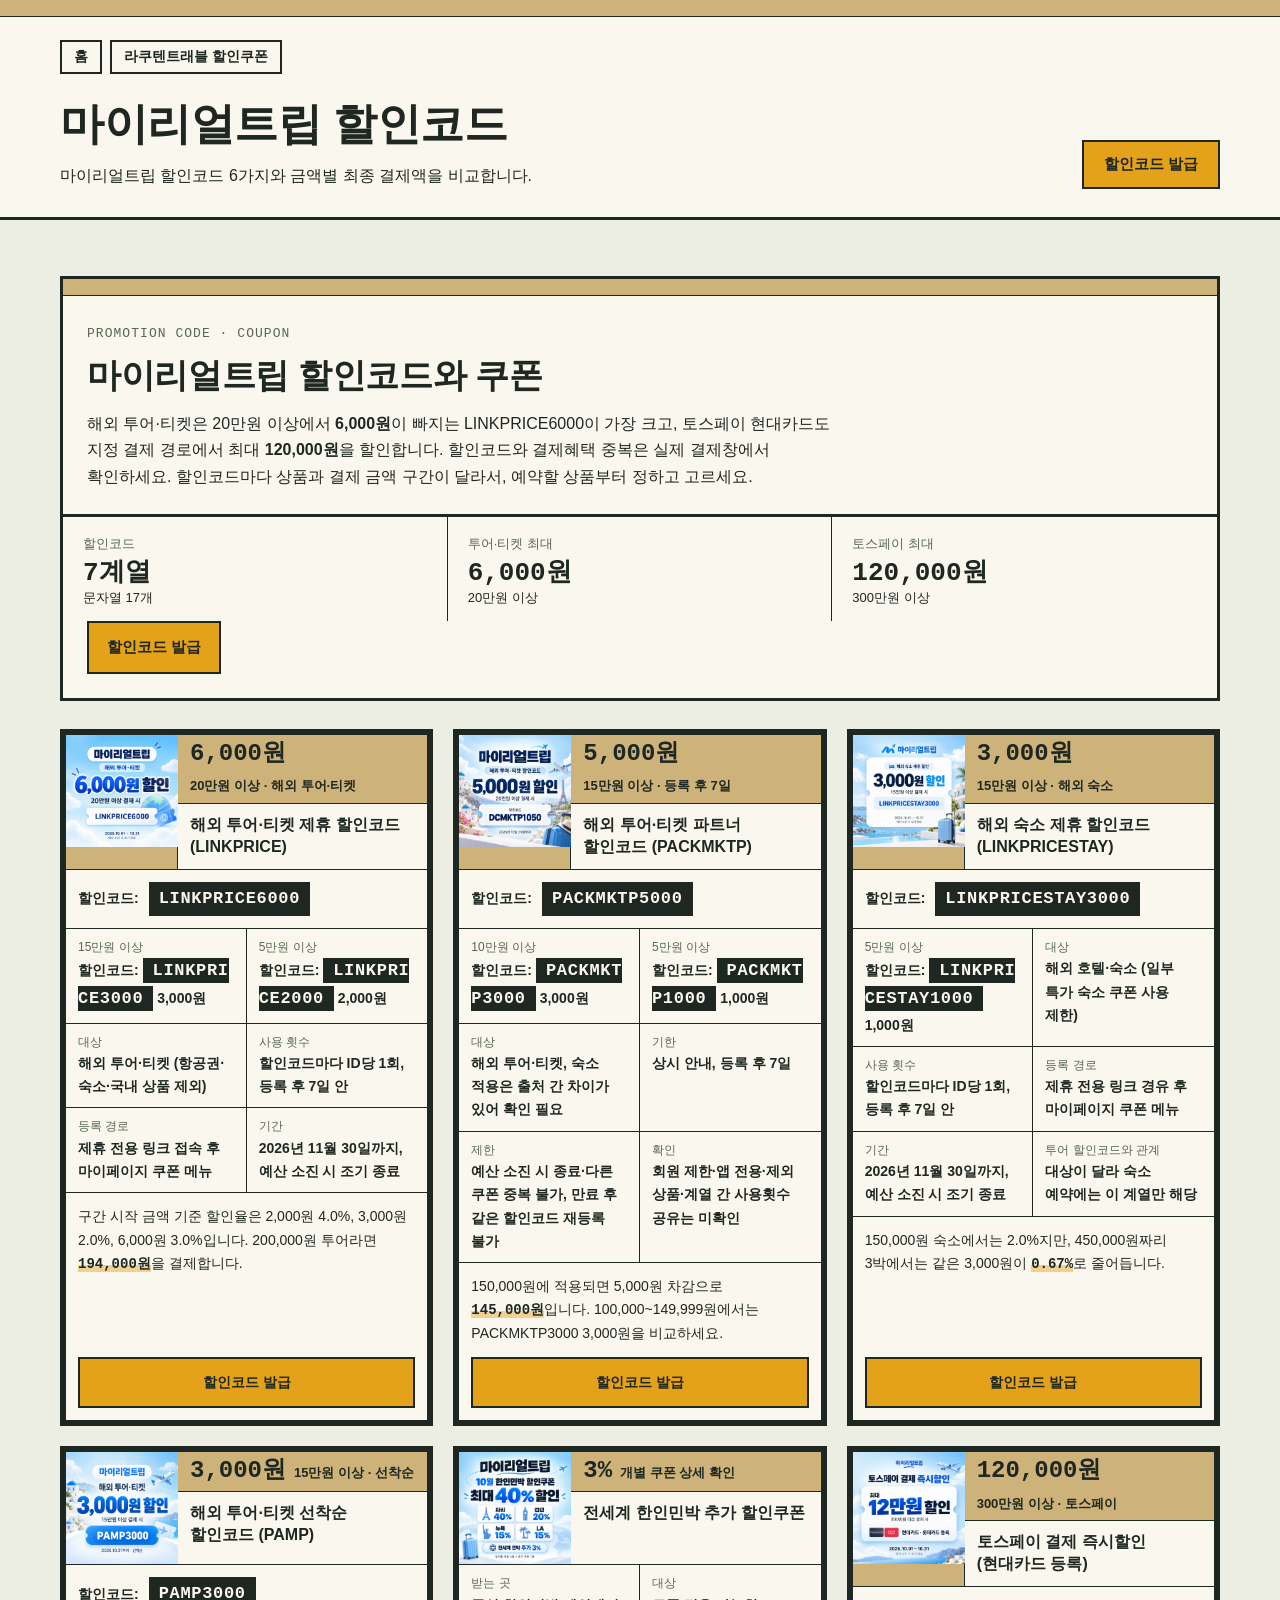
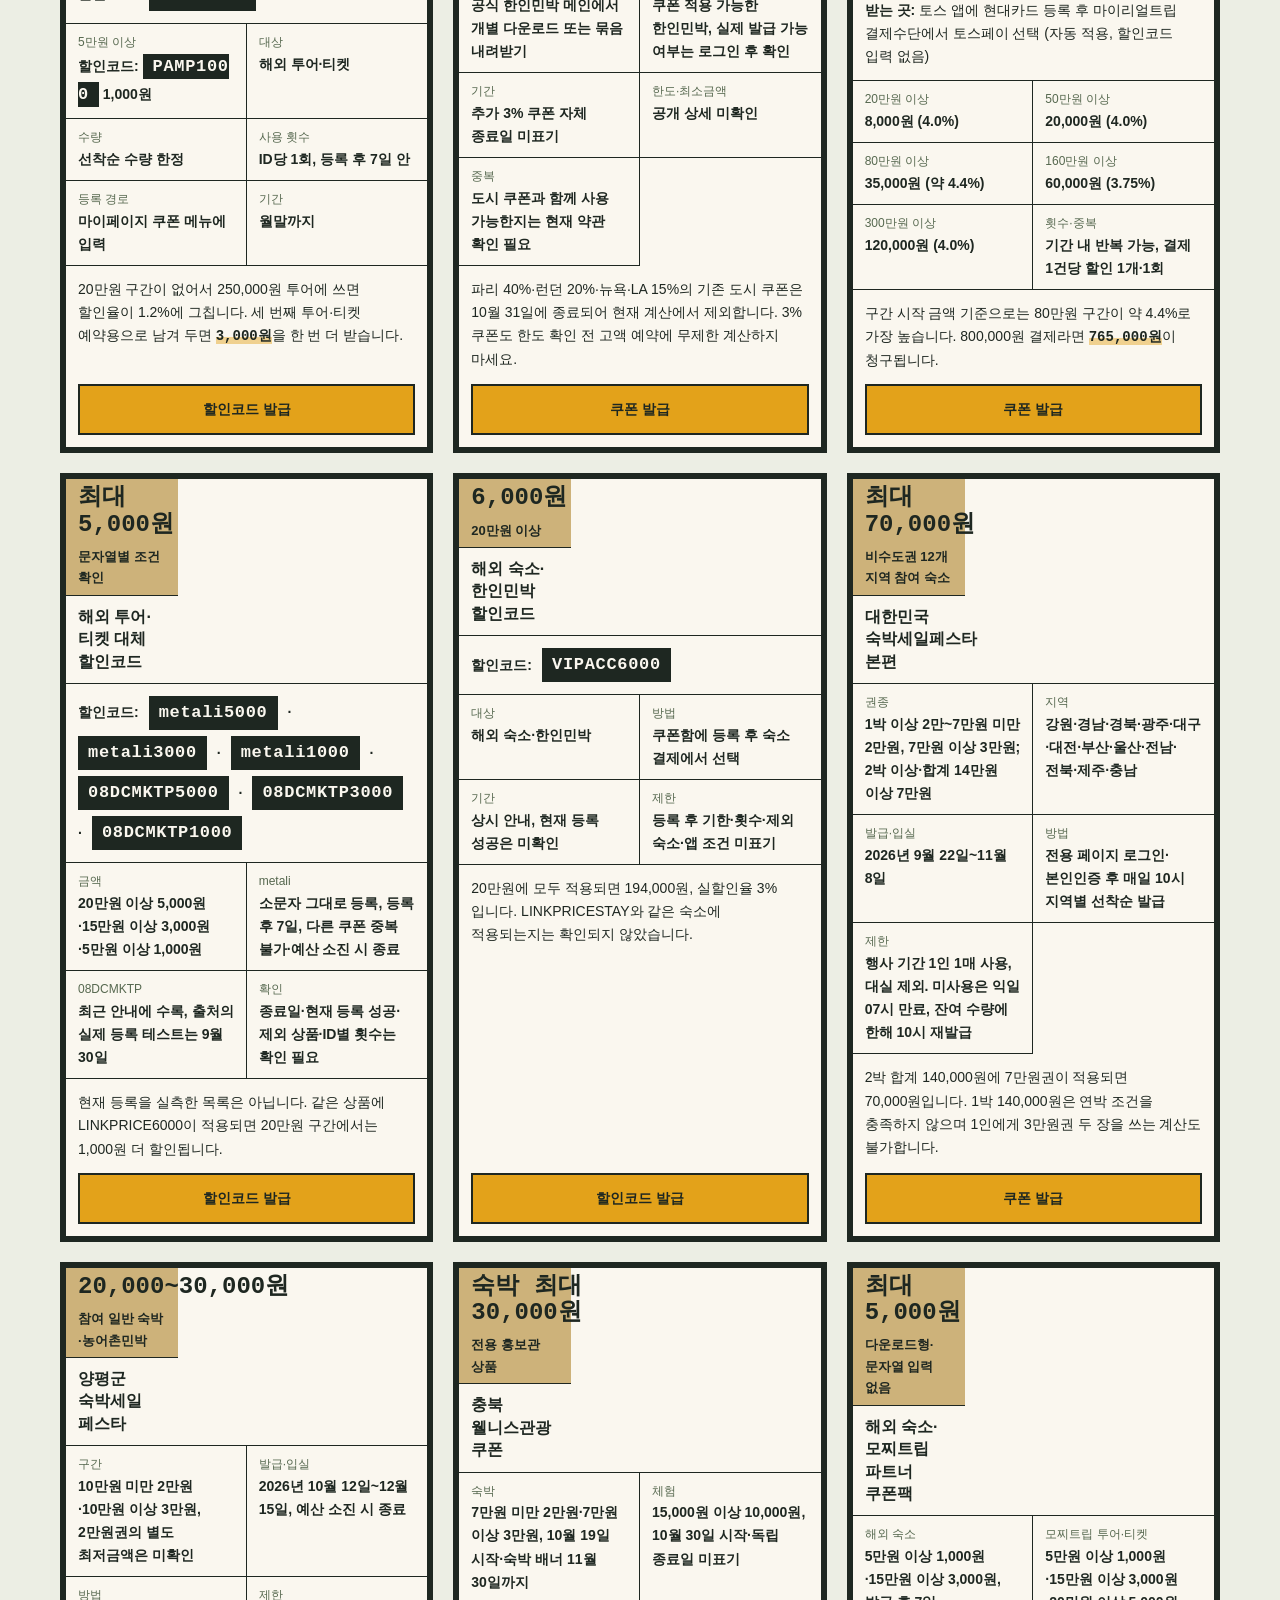
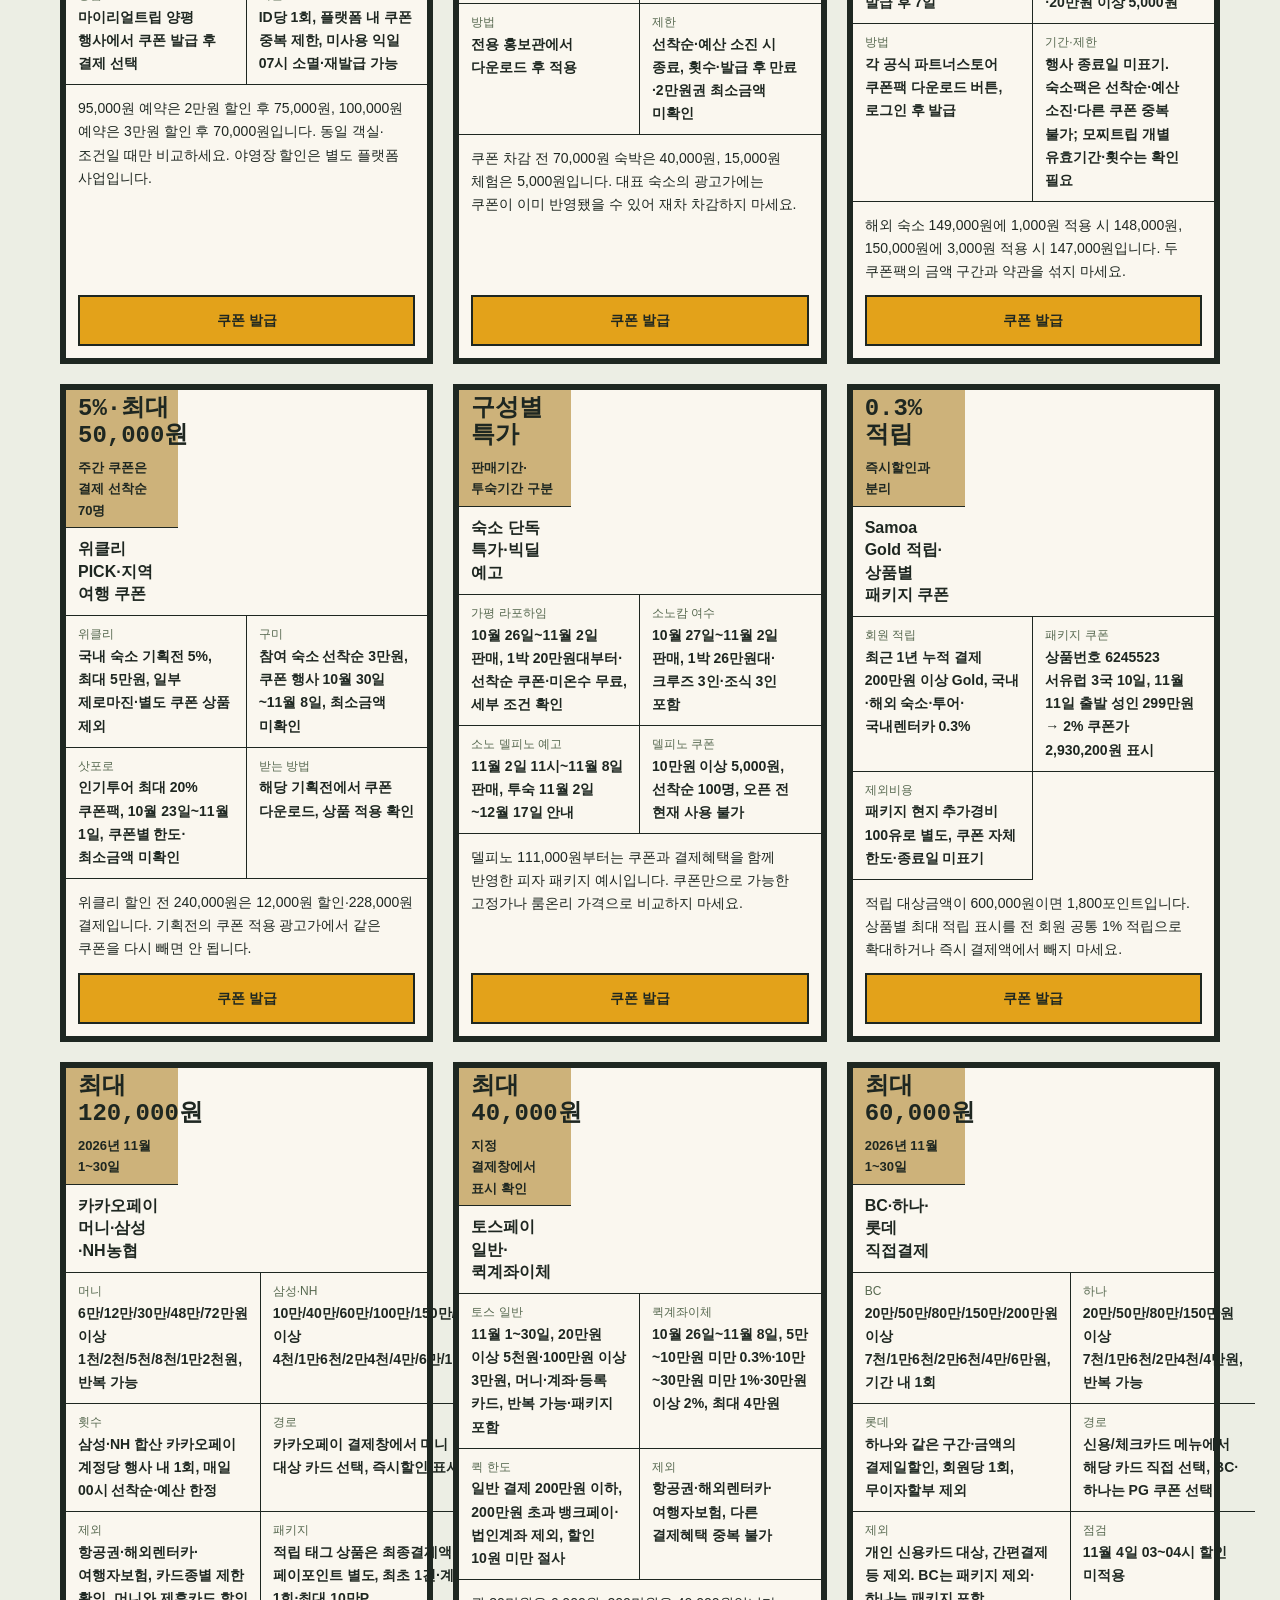
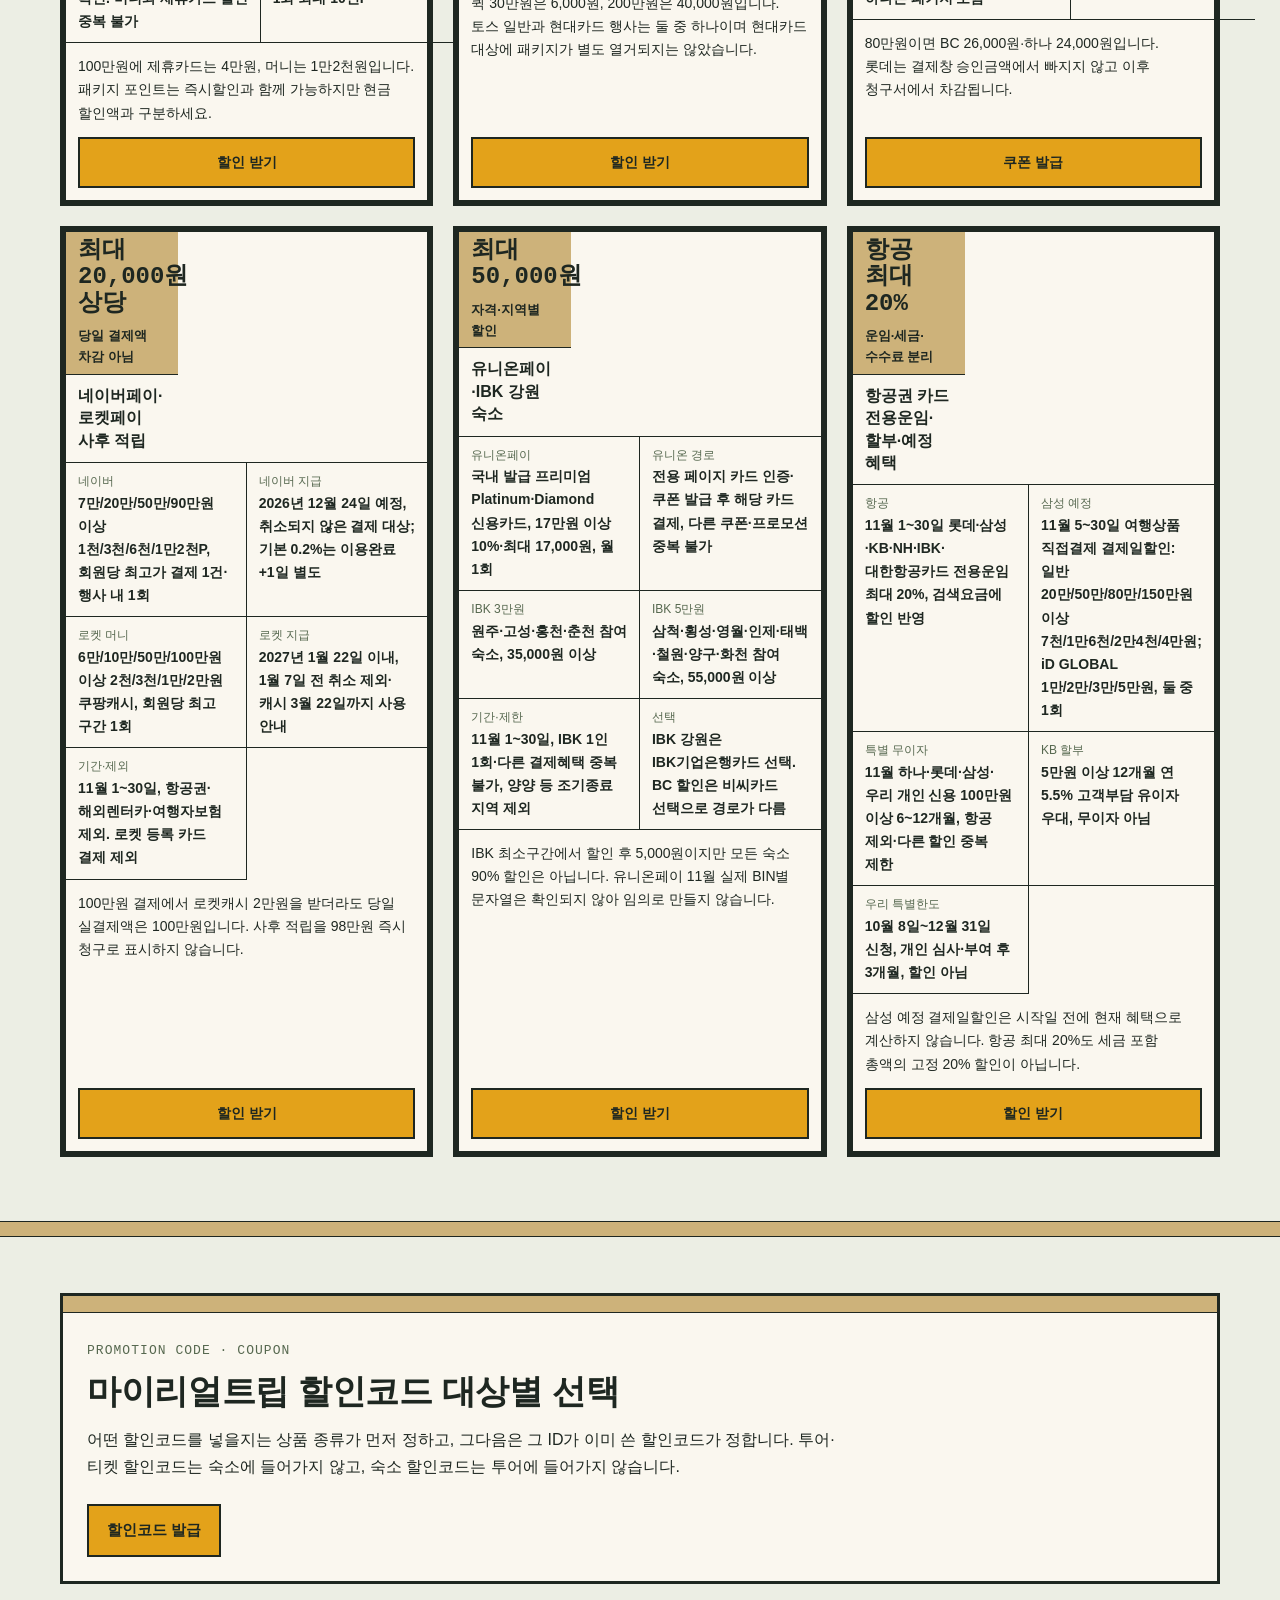
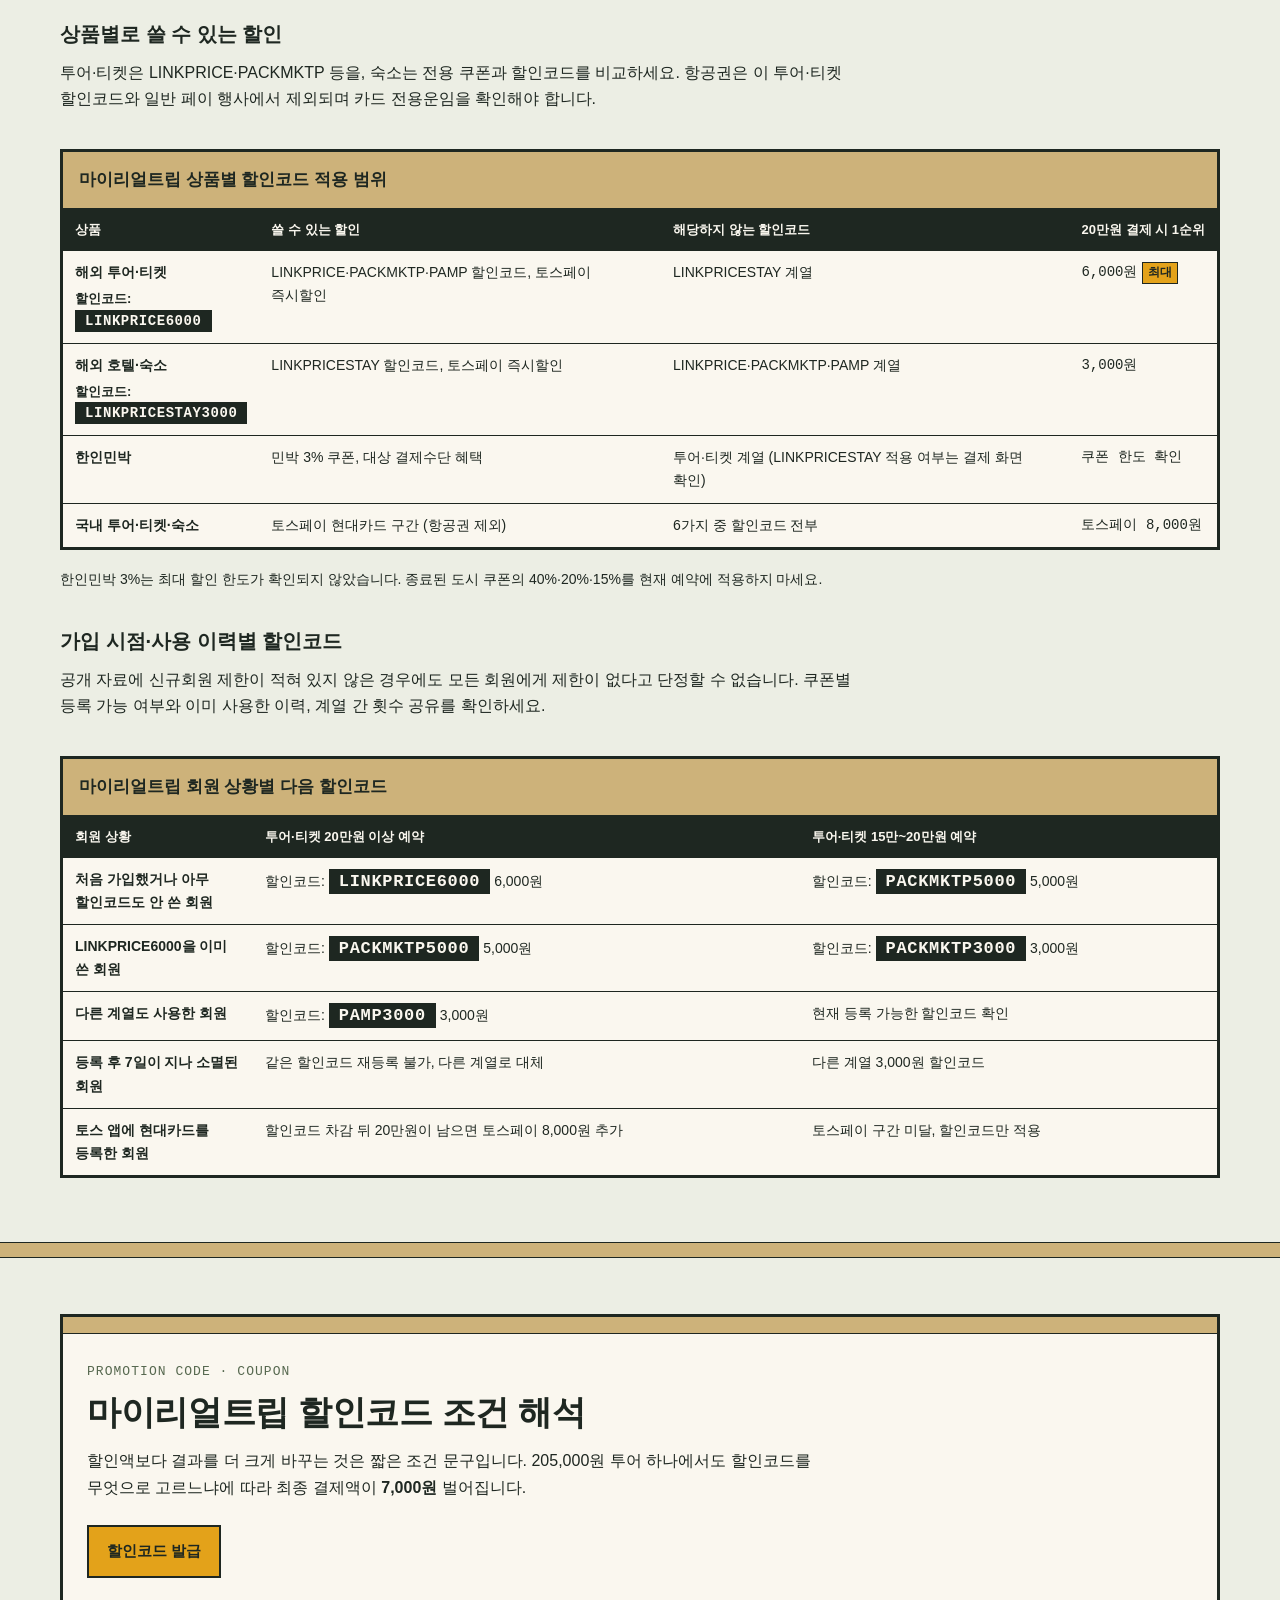
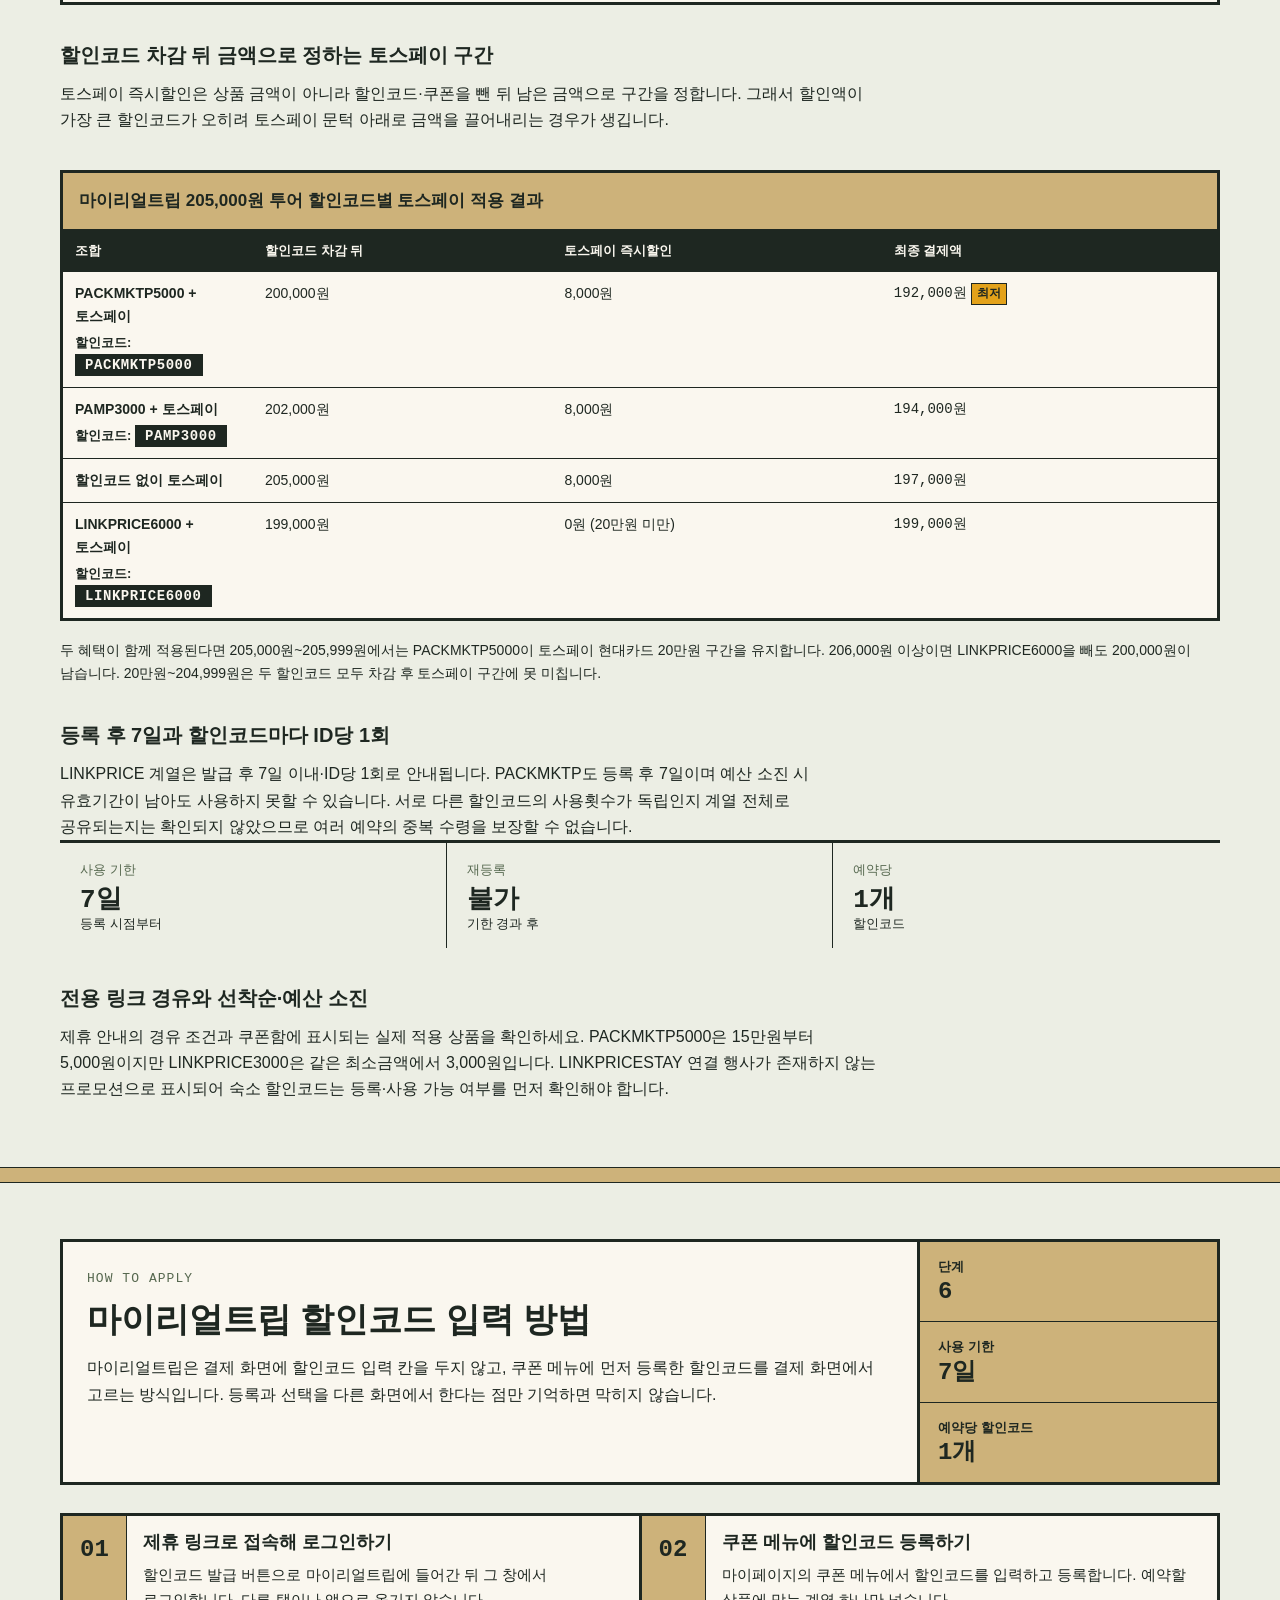
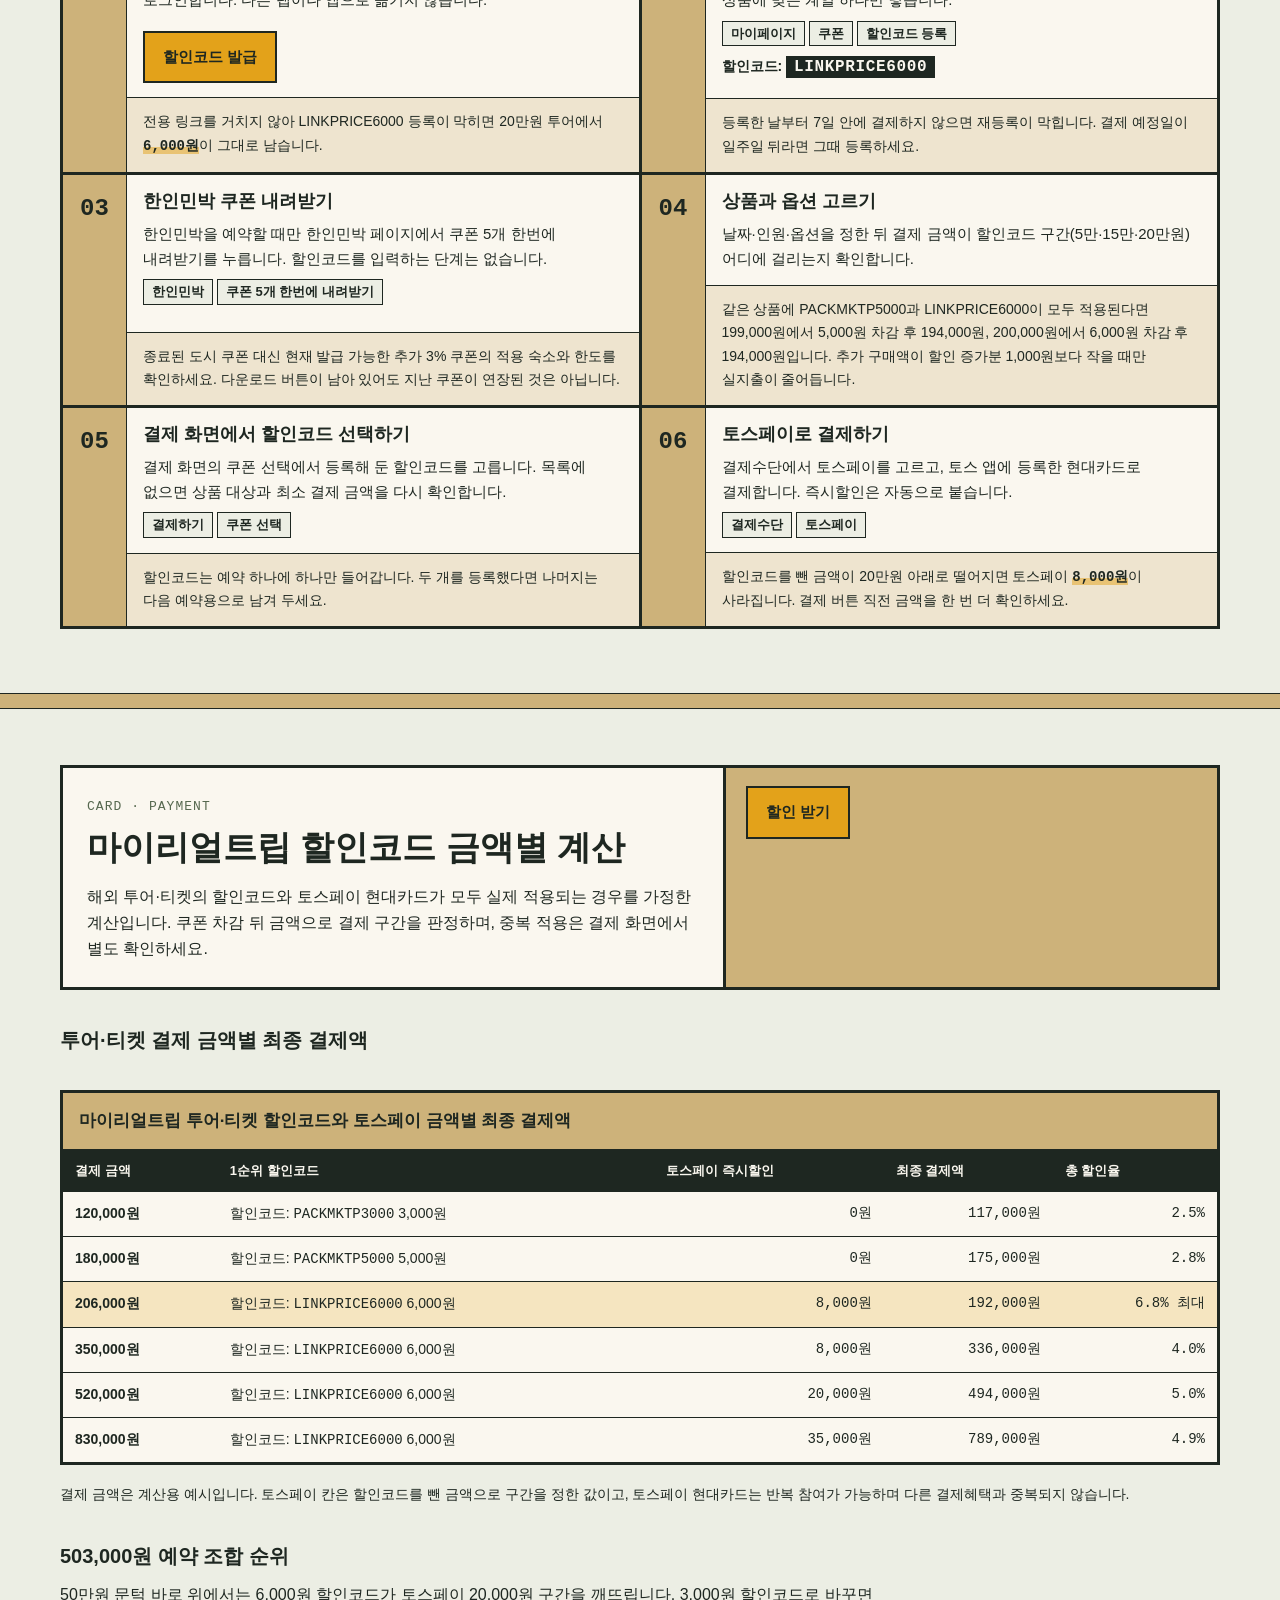
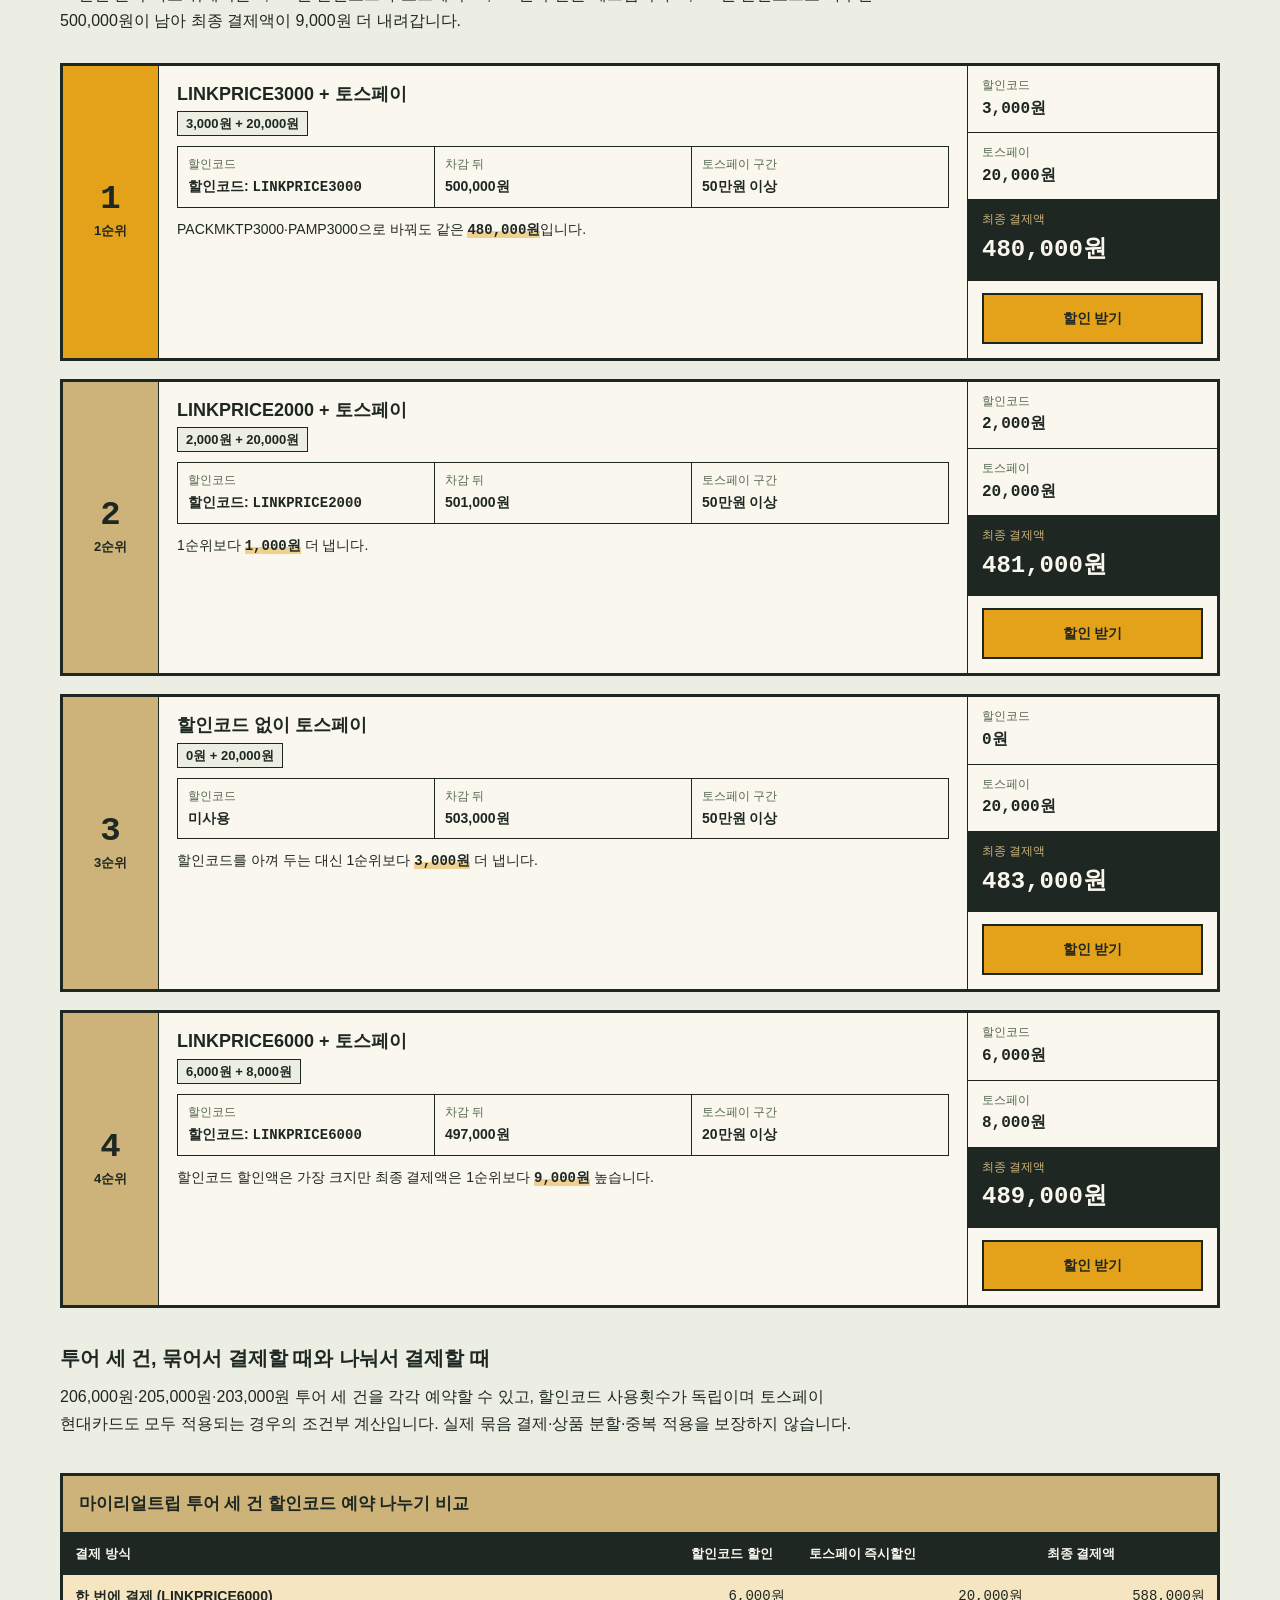
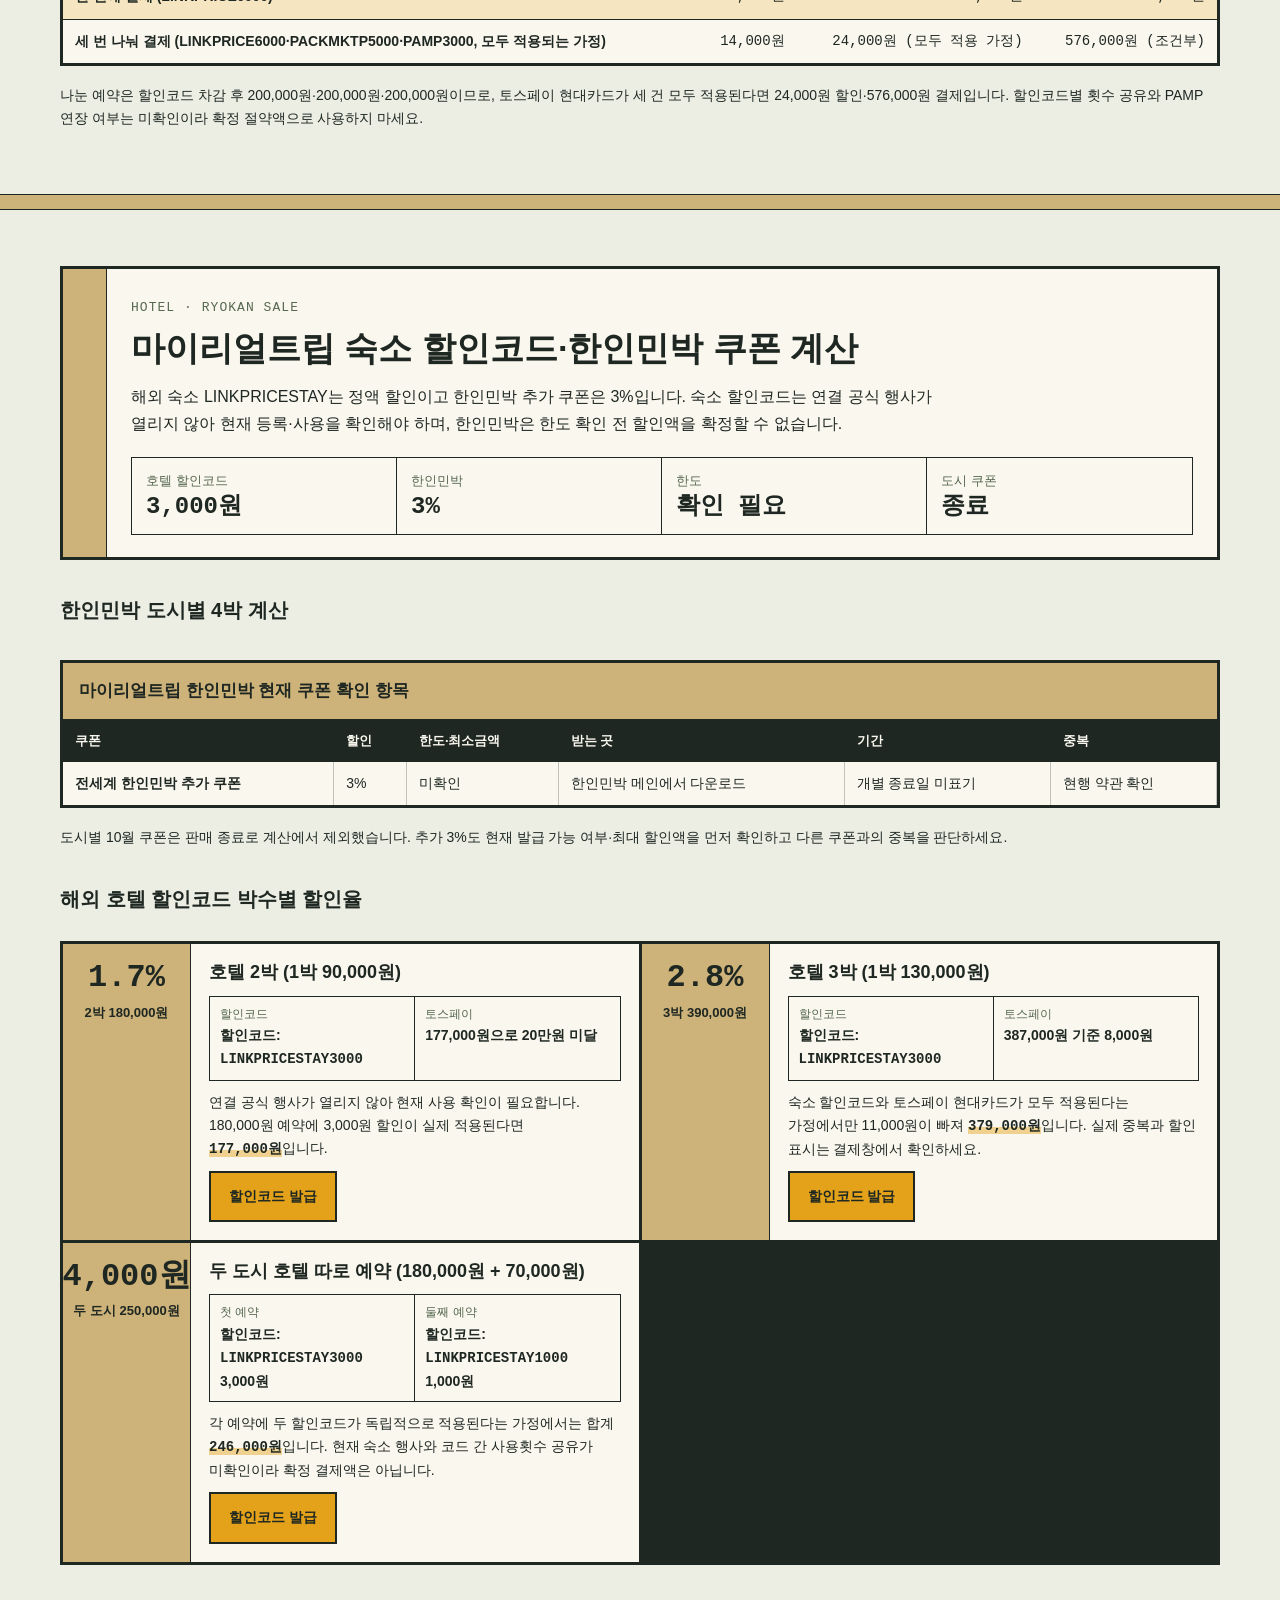
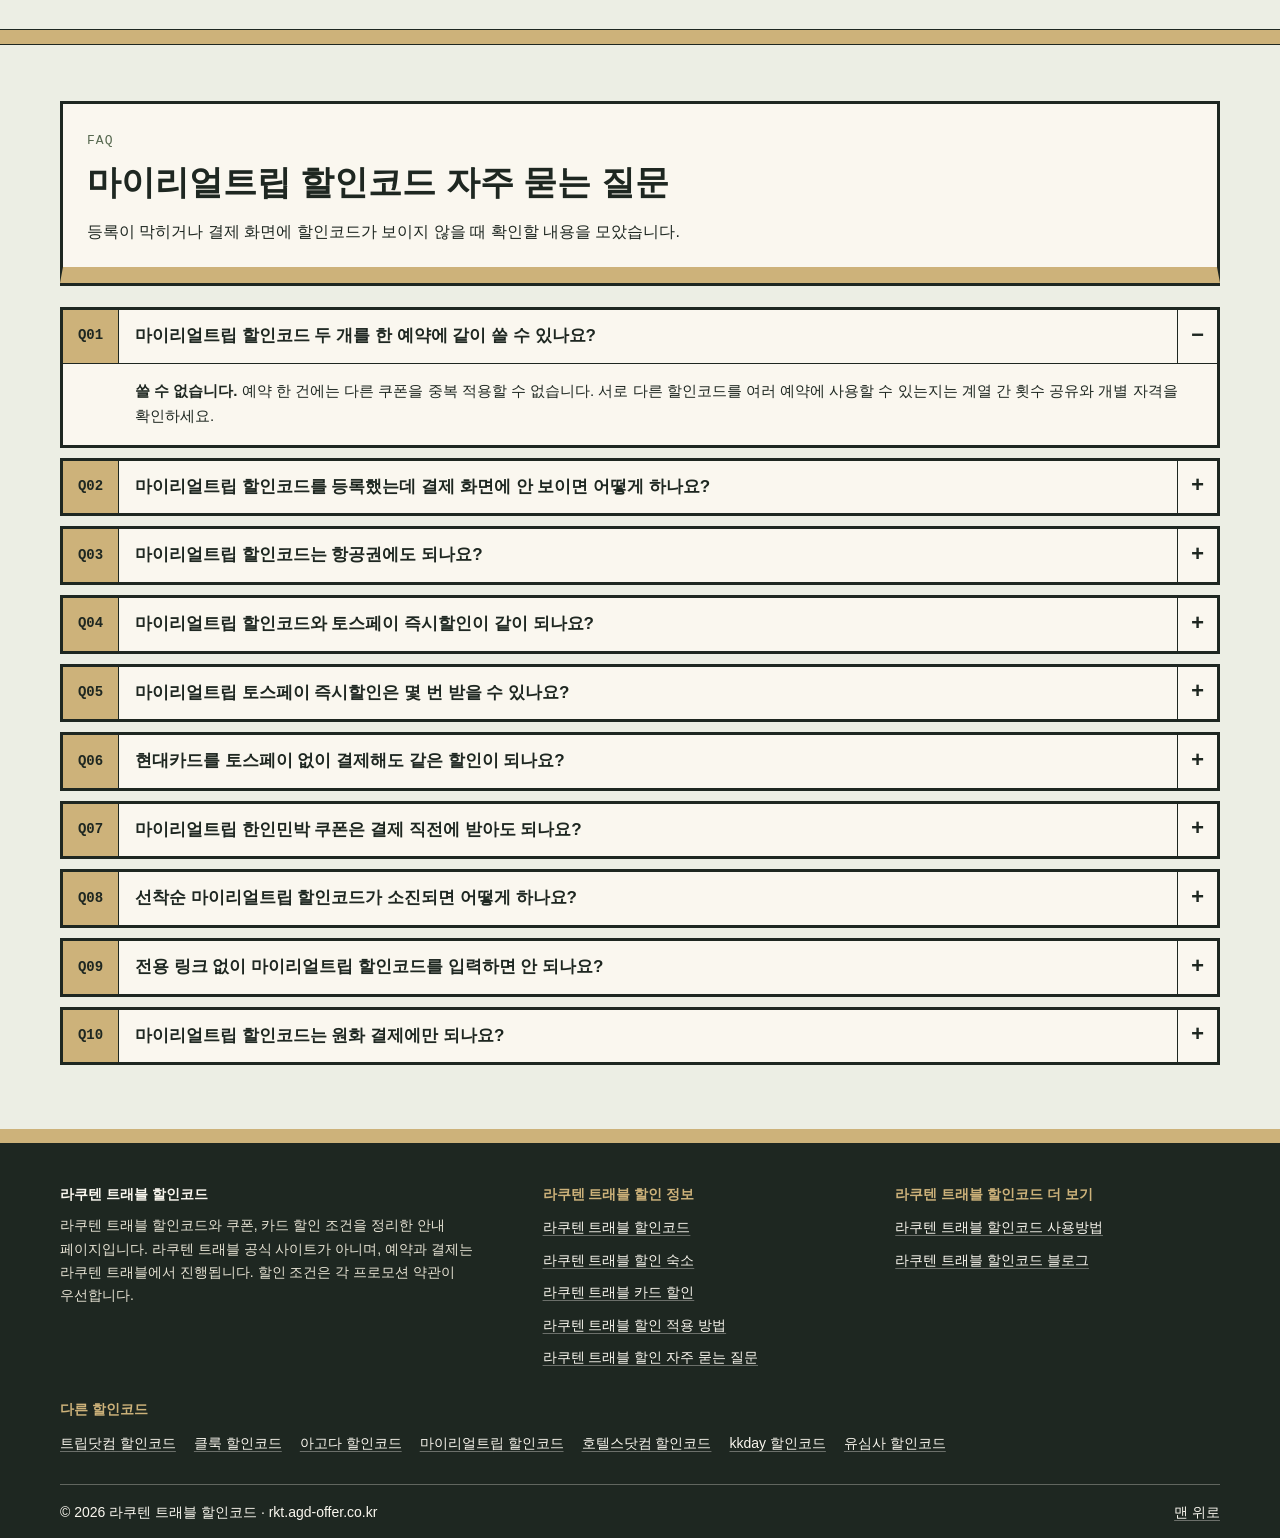
<file: myrealtrip/index.html>
<!DOCTYPE html>
<html lang="ko">
<head>
<meta charset="UTF-8">
<meta name="viewport" content="width=device-width, initial-scale=1.0">
<title>마이리얼트립 할인코드</title>
<meta name="description" content="마이리얼트립 할인코드 LINKPRICE6000으로 해외 투어·티켓 20만원 이상 6,000원, 토스페이 결제로 최대 120,000원 즉시할인을 받는 조건과 금액별 최종 결제액을 정리했습니다.">
<meta name="robots" content="index, follow">
<link rel="canonical" href="https://rkt.agd-offer.co.kr/myrealtrip/">
<meta property="og:site_name" content="라쿠텐 트래블 할인코드">
<meta property="og:locale" content="ko_KR">
<meta property="og:type" content="website">
<meta property="og:title" content="마이리얼트립 할인코드">
<meta property="og:description" content="마이리얼트립 할인코드 LINKPRICE6000으로 해외 투어·티켓 20만원 이상 6,000원, 토스페이 결제로 최대 120,000원 즉시할인을 받는 조건과 금액별 최종 결제액을 정리했습니다.">
<meta property="og:url" content="https://rkt.agd-offer.co.kr/myrealtrip/">
<meta name="twitter:card" content="summary">
<meta name="twitter:title" content="마이리얼트립 할인코드">
<meta name="twitter:description" content="마이리얼트립 할인코드 LINKPRICE6000으로 해외 투어·티켓 20만원 이상 6,000원, 토스페이 결제로 최대 120,000원 즉시할인을 받는 조건과 금액별 최종 결제액을 정리했습니다.">
<script type="application/ld+json">{"@context":"https://schema.org","@graph":[{"@type":"WebPage","@id":"https://rkt.agd-offer.co.kr/myrealtrip/#webpage","url":"https://rkt.agd-offer.co.kr/myrealtrip/","name":"마이리얼트립 할인코드","description":"마이리얼트립 할인코드 LINKPRICE6000으로 해외 투어·티켓 20만원 이상 6,000원, 토스페이 결제로 최대 120,000원 즉시할인을 받는 조건과 금액별 최종 결제액을 정리했습니다.","inLanguage":"ko-KR","breadcrumb":{"@id":"https://rkt.agd-offer.co.kr/myrealtrip/#breadcrumb"}},{"@type":"BreadcrumbList","@id":"https://rkt.agd-offer.co.kr/myrealtrip/#breadcrumb","itemListElement":[{"@type":"ListItem","position":1,"name":"홈","item":"https://rkt.agd-offer.co.kr/"},{"@type":"ListItem","position":2,"name":"마이리얼트립 할인코드","item":"https://rkt.agd-offer.co.kr/myrealtrip/"}]},{"@type":"ItemList","name":"마이리얼트립 할인코드와 쿠폰","itemListElement":[{"@type":"ListItem","position":1,"name":"해외 투어·티켓 제휴 할인코드 (LINKPRICE)","url":"https://rkt.agd-offer.co.kr/myrealtrip/#c-01"},{"@type":"ListItem","position":2,"name":"해외 투어·티켓 파트너 할인코드 (PACKMKTP)","url":"https://rkt.agd-offer.co.kr/myrealtrip/#c-02"},{"@type":"ListItem","position":3,"name":"해외 숙소 제휴 할인코드 (LINKPRICESTAY)","url":"https://rkt.agd-offer.co.kr/myrealtrip/#c-03"},{"@type":"ListItem","position":4,"name":"해외 투어·티켓 선착순 할인코드 (PAMP)","url":"https://rkt.agd-offer.co.kr/myrealtrip/#c-04"},{"@type":"ListItem","position":5,"name":"전세계 한인민박 추가 할인쿠폰","url":"https://rkt.agd-offer.co.kr/myrealtrip/#c-05"},{"@type":"ListItem","position":6,"name":"토스페이 결제 즉시할인 (현대카드 등록)","url":"https://rkt.agd-offer.co.kr/myrealtrip/#c-06"},{"@type":"ListItem","position":7,"name":"해외 투어·티켓 대체 할인코드","url":"https://rkt.agd-offer.co.kr/myrealtrip/#new-s-list-0"},{"@type":"ListItem","position":8,"name":"해외 숙소·한인민박 할인코드","url":"https://rkt.agd-offer.co.kr/myrealtrip/#new-s-list-1"},{"@type":"ListItem","position":9,"name":"대한민국 숙박세일페스타 본편","url":"https://rkt.agd-offer.co.kr/myrealtrip/#new-s-list-2"},{"@type":"ListItem","position":10,"name":"양평군 숙박세일 페스타","url":"https://rkt.agd-offer.co.kr/myrealtrip/#new-s-list-3"},{"@type":"ListItem","position":11,"name":"충북 웰니스관광 쿠폰","url":"https://rkt.agd-offer.co.kr/myrealtrip/#new-s-list-4"},{"@type":"ListItem","position":12,"name":"해외 숙소·모찌트립 파트너 쿠폰팩","url":"https://rkt.agd-offer.co.kr/myrealtrip/#new-s-list-5"},{"@type":"ListItem","position":13,"name":"위클리 PICK·지역 여행 쿠폰","url":"https://rkt.agd-offer.co.kr/myrealtrip/#new-s-list-6"},{"@type":"ListItem","position":14,"name":"숙소 단독 특가·빅딜 예고","url":"https://rkt.agd-offer.co.kr/myrealtrip/#new-s-list-7"},{"@type":"ListItem","position":15,"name":"Samoa Gold 적립·상품별 패키지 쿠폰","url":"https://rkt.agd-offer.co.kr/myrealtrip/#new-s-list-8"},{"@type":"ListItem","position":16,"name":"카카오페이 머니·삼성·NH농협","url":"https://rkt.agd-offer.co.kr/myrealtrip/#new-s-list-9"},{"@type":"ListItem","position":17,"name":"토스페이 일반·퀵계좌이체","url":"https://rkt.agd-offer.co.kr/myrealtrip/#new-s-list-10"},{"@type":"ListItem","position":18,"name":"BC·하나·롯데 직접결제","url":"https://rkt.agd-offer.co.kr/myrealtrip/#new-s-list-11"},{"@type":"ListItem","position":19,"name":"네이버페이·로켓페이 사후 적립","url":"https://rkt.agd-offer.co.kr/myrealtrip/#new-s-list-12"},{"@type":"ListItem","position":20,"name":"유니온페이·IBK 강원 숙소","url":"https://rkt.agd-offer.co.kr/myrealtrip/#new-s-list-13"},{"@type":"ListItem","position":21,"name":"항공권 카드 전용운임·할부·예정 혜택","url":"https://rkt.agd-offer.co.kr/myrealtrip/#new-s-list-14"}],"numberOfItems":21},{"@type":"HowTo","name":"마이리얼트립 할인코드 입력 방법","step":[{"@type":"HowToStep","position":1,"name":"제휴 링크로 접속해 로그인하기","text":"할인코드 발급 버튼으로 마이리얼트립에 들어간 뒤 그 창에서 로그인합니다."},{"@type":"HowToStep","position":2,"name":"쿠폰 메뉴에 할인코드 등록하기","text":"마이페이지의 쿠폰 메뉴에서 할인코드를 입력하고 등록합니다."},{"@type":"HowToStep","position":3,"name":"한인민박 쿠폰 내려받기","text":"한인민박을 예약할 때만 한인민박 페이지에서 쿠폰 5개 한번에 내려받기를 누릅니다."},{"@type":"HowToStep","position":4,"name":"상품과 옵션 고르기","text":"날짜·인원·옵션을 정한 뒤 결제 금액이 할인코드 구간 어디에 걸리는지 확인합니다."},{"@type":"HowToStep","position":5,"name":"결제 화면에서 할인코드 선택하기","text":"결제 화면의 쿠폰 선택에서 등록해 둔 할인코드를 고릅니다."},{"@type":"HowToStep","position":6,"name":"토스페이로 결제하기","text":"결제수단에서 토스페이를 고르고, 토스 앱에 등록한 현대카드로 결제합니다."}]},{"@type":"FAQPage","mainEntity":[{"@type":"Question","name":"마이리얼트립 할인코드 두 개를 한 예약에 같이 쓸 수 있나요?","acceptedAnswer":{"@type":"Answer","text":"쓸 수 없습니다. 예약 한 건에는 다른 쿠폰을 중복 적용할 수 없습니다. 서로 다른 할인코드를 여러 예약에 사용할 수 있는지는 계열 간 횟수 공유와 개별 자격을 확인하세요."}},{"@type":"Question","name":"마이리얼트립 할인코드를 등록했는데 결제 화면에 안 보이면 어떻게 하나요?","acceptedAnswer":{"@type":"Answer","text":"상품 대상, 최소 결제 금액, 등록 후 7일 경과 여부를 차례로 확인하세요. 투어·티켓 할인코드는 숙소 결제 화면에 나타나지 않고, 숙소 할인코드는 투어 결제 화면에 나타나지 않습니다."}},{"@type":"Question","name":"마이리얼트립 할인코드는 항공권에도 되나요?","acceptedAnswer":{"@type":"Answer","text":"수록된 투어·티켓 할인코드는 항공권용이 아닙니다. 토스페이 등 여행상품 결제 행사도 항공권을 제외합니다. 해외 항공권은 카드별 전용운임 최대 20% 행사에서 노선·운임·세금·발권수수료를 나눠 비교하세요."}},{"@type":"Question","name":"마이리얼트립 할인코드와 토스페이 즉시할인이 같이 되나요?","acceptedAnswer":{"@type":"Answer","text":"모든 할인코드와의 중복을 일괄 보장할 수 없습니다. 결제창에서 쿠폰 차감 후 토스페이 즉시할인 표시까지 확인하세요. 두 혜택이 함께 적용되는 경우 205,000원에서 6,000원을 빼면 199,000원으로 20만원 구간에 못 미칩니다."}},{"@type":"Question","name":"마이리얼트립 토스페이 즉시할인은 몇 번 받을 수 있나요?","acceptedAnswer":{"@type":"Answer","text":"토스페이 일반·현대카드 행사는 기간 내 반복 참여가 가능합니다. 결제 한 건에는 할인 한 개만 적용되며 다른 결제혜택과 합산되지 않습니다. 현대카드는 80만원 이상 구간에서 35,000원입니다."}},{"@type":"Question","name":"현대카드를 토스페이 없이 결제해도 같은 할인이 되나요?","acceptedAnswer":{"@type":"Answer","text":"토스페이 즉시할인은 토스페이로 결제할 때만 붙습니다. 카드사 단독 할인과는 둘 중 하나만 적용되니, 결제수단 화면에서 토스페이를 골랐는지 확인하세요."}},{"@type":"Question","name":"마이리얼트립 한인민박 쿠폰은 결제 직전에 받아도 되나요?","acceptedAnswer":{"@type":"Answer","text":"결제 버튼을 누르기 전에 쿠폰함에 들어가 있으면 됩니다. 결제가 끝난 뒤 내려받은 쿠폰은 그 예약에 소급해서 붙지 않습니다."}},{"@type":"Question","name":"선착순 마이리얼트립 할인코드가 소진되면 어떻게 하나요?","acceptedAnswer":{"@type":"Answer","text":"등록 가능한 다른 할인코드를 비교하세요. 15만원 이상에서는 PACKMKTP5000이 5,000원, LINKPRICE3000이 3,000원입니다. 각 상품 적용 가능 여부와 잔여 예산을 확인해야 합니다."}},{"@type":"Question","name":"전용 링크 없이 마이리얼트립 할인코드를 입력하면 안 되나요?","acceptedAnswer":{"@type":"Answer","text":"등록이 거절될 수 있습니다. LINKPRICE·LINKPRICESTAY·PACKMKTP 계열은 제휴 링크로 들어간 창에서 로그인하고 등록해야 합니다."}},{"@type":"Question","name":"마이리얼트립 할인코드는 원화 결제에만 되나요?","acceptedAnswer":{"@type":"Answer","text":"조사한 할인코드는 원화 결제 기준입니다. 할인액도 원화 정액이라 상품 금액이 외화로 표시돼도 결제 화면의 원화 금액으로 구간을 판단하세요."}}]}]}</script>
<style>
html{scroll-behavior:smooth}
body{margin:0;background:#ECEEE4;color:#1E2721;font-family:-apple-system,BlinkMacSystemFont,"Apple SD Gothic Neo","Pretendard","Noto Sans KR",sans-serif;-webkit-text-size-adjust:100%}
.rx :where(h1,p,dl,dt,dd,ul,li){margin:0;padding:0}
.rx :where(*,*::before,*::after){box-sizing:border-box}
.rx-top{background:#FAF7EF;border-bottom:3px solid #1E2721;position:relative;padding:40px 16px 28px;word-break:keep-all}
.rx-top::before{content:"";position:absolute;left:0;right:0;top:0;height:16px;background:#CDB27A;border-bottom:1px solid #1E2721}
.rx-inner{max-width:1160px;margin:0 auto}
.rx-top-grid{display:grid;grid-template-columns:minmax(0,1fr) auto;gap:24px;align-items:end}
.rx-top h1{font-size:clamp(28px,5vw,44px);line-height:1.2;font-weight:800;letter-spacing:-.01em}
.rx-desc{margin-top:12px;font-size:16px;line-height:1.65;max-width:720px}
.rx-stats{display:grid;grid-template-columns:repeat(4,minmax(0,1fr));margin-top:20px;border:3px solid #1E2721;max-width:720px}
.rx-stats>div{padding:10px 14px;border-right:1px solid #1E2721}
.rx-stats>div:last-child{border-right:0}
.rx-stats dt{font-size:12px;color:#56684F}
.rx-stats dd{font-family:ui-monospace,SFMono-Regular,Menlo,Consolas,monospace;font-size:24px;font-weight:800;line-height:1.2}
.rx-cta{display:inline-block;background:#E3A21A;color:#1E2721;font-weight:800;font-size:15px;padding:13px 20px;border:2px solid #1E2721;text-decoration:none;text-align:center;white-space:nowrap}
.rx-cta:hover,.rx-cta:focus-visible{background:#1E2721;color:#FAF7EF}
.rx-nav{position:sticky;top:0;z-index:20;background:#1E2721;border-bottom:3px solid #CDB27A}
.rx-nav .rx-inner{display:flex;align-items:center;gap:8px;padding:0 16px}
.rx-nav ul{margin:0;padding:0;list-style:none;display:flex;gap:2px;overflow-x:auto;scrollbar-width:none;flex:1;min-width:0}
.rx-nav ul::-webkit-scrollbar{display:none}
.rx-nav a{display:block;color:#FAF7EF;text-decoration:none;font-size:14px;font-weight:700;padding:14px 12px;white-space:nowrap}
.rx-nav a:hover,.rx-nav a:focus-visible{color:#E3A21A}
.rx-nav .rx-navcta{background:#E3A21A;color:#1E2721;padding:8px 12px;border:2px solid #FAF7EF;flex:none}
.rx-nav .rx-navcta:hover,.rx-nav .rx-navcta:focus-visible{background:#FAF7EF;color:#1E2721}
.rx-sep{height:14px;background:#CDB27A;border-top:1px solid #1E2721;border-bottom:1px solid #1E2721}
.rx-foot{background:#1E2721;color:#FAF7EF;padding:40px 16px 28px;border-top:14px solid #CDB27A;word-break:keep-all;line-height:1.65}
.rx-foot-grid{display:grid;grid-template-columns:minmax(0,1.4fr) minmax(0,1fr) minmax(0,1fr);gap:28px}
.rx-foot-name{font-size:20px;font-weight:800}
.rx-foot p{font-size:14px}
.rx-foot-name+p{margin-top:8px;color:#E6E2D3}
.rx-foot-title{font-size:13px;font-weight:800;color:#CDB27A;margin-bottom:8px}
.rx-foot ul{list-style:none;display:grid;gap:6px}
.rx-foot a{color:#FAF7EF;font-size:14px;text-decoration:underline;text-decoration-color:rgba(250,247,239,.35);text-underline-offset:3px}
.rx-foot a:hover,.rx-foot a:focus-visible{text-decoration-color:#E3A21A}
.rx-pages{margin-bottom:22px}
.rx-pages ul{list-style:none;display:flex;gap:8px;overflow-x:auto;scrollbar-width:none;padding-bottom:2px}
.rx-pages ul::-webkit-scrollbar{display:none}
.rx-pages a{display:block;white-space:nowrap;font-size:14px;font-weight:700;color:#1E2721;background:#FAF7EF;border:2px solid #1E2721;padding:6px 12px;text-decoration:none}
.rx-pages a:hover,.rx-pages a:focus-visible{background:#E3A21A;color:#1E2721}
.rx-pages a[aria-current="page"]{background:#1E2721;color:#FAF7EF}
.rx-foot-more{margin-top:28px}
.rx-foot-more ul{display:flex;flex-wrap:wrap;gap:6px 18px}
.rx-foot-bottom{display:flex;justify-content:space-between;gap:12px;flex-wrap:wrap;margin-top:28px;padding-top:16px;border-top:1px solid rgba(250,247,239,.3);font-size:13px}
@media (max-width:760px){
.rx-top{padding:32px 16px 22px}
.rx-top-grid{grid-template-columns:1fr;gap:16px}
.rx-stats{grid-template-columns:repeat(2,minmax(0,1fr))}
.rx-stats>div:nth-child(2){border-right:0}
.rx-stats>div:nth-child(-n+2){border-bottom:1px solid #1E2721}
.rx-cta{display:block}
.rx-nav .rx-inner{padding:0 0 0 8px}
.rx-nav .rx-navcta{margin-right:8px;font-size:13px}
.rx-foot-grid{grid-template-columns:1fr;gap:22px}
}
</style>
<style>
.rc :where(h2,h3,p,dl,dt,dd,figure,table,caption,th,td,ul,li){margin:0;padding:0}
.rc :where(*,*::before,*::after){box-sizing:border-box}
.rc{--rc-bg:#ECEEE4;--rc-ink:#1E2721;--rc-paper:#FAF7EF;--rc-kraft:#CDB27A;--rc-moss:#56684F;--rc-point:#E3A21A;background:var(--rc-bg);color:var(--rc-ink);font-family:-apple-system,BlinkMacSystemFont,"Apple SD Gothic Neo","Pretendard","Noto Sans KR",sans-serif;line-height:1.65;word-break:keep-all;padding:56px 16px 64px;scroll-margin-top:72px}
.rc-wrap{max-width:1160px;margin:0 auto}
.rc-head{border:3px solid var(--rc-ink);background:var(--rc-paper);display:grid;grid-template-columns:1fr;position:relative}
.rc-head::before{content:"";position:absolute;left:0;right:0;top:0;height:16px;background:var(--rc-kraft);border-bottom:1px solid var(--rc-ink)}
.rc-intro{padding:44px 24px 24px}
.rc-intro::before{content:"PROMOTION CODE · COUPON";display:block;font-family:ui-monospace,SFMono-Regular,Menlo,Consolas,monospace;font-size:13px;letter-spacing:.08em;color:var(--rc-moss);margin-bottom:8px}
.rc h2{font-size:clamp(24px,4vw,34px);line-height:1.3;font-weight:800;letter-spacing:-.01em}
.rc-lead{margin-top:14px;font-size:16px;max-width:760px}
.rc-lead a,.rc-note a{color:var(--rc-ink);text-decoration:underline;text-decoration-color:var(--rc-point);text-decoration-thickness:3px;text-underline-offset:3px}
.rc-stats{display:grid;grid-template-columns:repeat(3,1fr);border-top:3px solid var(--rc-ink)}
.rc-stats>div{padding:16px 20px;border-right:1px solid var(--rc-ink)}
.rc-stats>div:last-child{border-right:0}
.rc-stats dt{font-size:13px;color:var(--rc-moss)}
.rc-stats dd{font-family:ui-monospace,SFMono-Regular,Menlo,Consolas,monospace;font-size:26px;font-weight:700;line-height:1.2;margin-top:4px}
.rc-stats dd small{font-family:-apple-system,BlinkMacSystemFont,"Apple SD Gothic Neo","Noto Sans KR",sans-serif;font-size:13px;font-weight:500;display:block;color:var(--rc-ink)}
.rc-headcta{display:flex;flex-wrap:wrap;gap:12px;align-items:center;padding:0 24px 24px}
.rc-btn{display:inline-block;background:var(--rc-point);color:var(--rc-ink);font-weight:800;font-size:15px;padding:12px 18px;border:2px solid var(--rc-ink);text-decoration:none}
.rc-btn:hover,.rc-btn:focus-visible{background:var(--rc-ink);color:var(--rc-paper)}
.rc-list{list-style:none;display:grid;grid-template-columns:repeat(3,minmax(0,1fr));gap:20px;margin-top:28px}
.rc-card{background:var(--rc-ink);padding:6px;display:flex;flex-direction:column;height:100%}
.rc-box{background:var(--rc-paper);display:flex;flex-direction:column;flex:1}
.rc-top{display:grid;grid-template-columns:112px 1fr;border-bottom:1px solid var(--rc-ink)}
.rc-thumb{border-right:1px solid var(--rc-ink);background:var(--rc-kraft)}
.rc-thumb img{display:block;width:112px;height:112px;object-fit:cover;color:transparent;font-size:0}
.rc-title{display:flex;flex-direction:column}
.rc-band{background:var(--rc-kraft);border-bottom:1px solid var(--rc-ink);padding:6px 12px;display:flex;align-items:baseline;gap:8px;flex-wrap:wrap}
.rc-rate{font-family:ui-monospace,SFMono-Regular,Menlo,Consolas,monospace;font-size:24px;font-weight:800;line-height:1.1}
.rc-cap{font-size:13px;font-weight:600}
.rc h3{font-size:16px;line-height:1.4;font-weight:800;padding:10px 12px}
.rc-code{display:flex;flex-wrap:wrap;align-items:center;gap:6px 10px;padding:12px;border-bottom:1px solid var(--rc-ink);font-size:14px;font-weight:700}
.rc code{font-family:ui-monospace,SFMono-Regular,Menlo,Consolas,monospace;font-size:17px;font-weight:800;background:var(--rc-ink);color:var(--rc-paper);padding:3px 10px;user-select:all;-webkit-user-select:all;word-break:break-all;letter-spacing:.04em}
.rc-get{padding:12px;border-bottom:1px solid var(--rc-ink);font-size:14px}
.rc-get b{font-weight:700}
.rc-grid{display:grid;grid-template-columns:1fr 1fr}
.rc-grid>div{padding:9px 12px;border-bottom:1px solid var(--rc-ink)}
.rc-grid>div:nth-child(odd){border-right:1px solid var(--rc-ink)}
.rc-grid dt{font-size:12px;color:var(--rc-moss)}
.rc-grid dd{font-size:14px;font-weight:600}
.rc-calc{padding:12px;font-size:14px;flex:1}
.rc-calc strong{font-family:ui-monospace,SFMono-Regular,Menlo,Consolas,monospace;font-weight:800;background:linear-gradient(transparent 58%,rgba(227,162,26,.45) 58%)}
.rc-card .rc-btn{display:block;text-align:center;margin:0 12px 12px;font-size:14px}
.rc-tablewrap{margin-top:36px;border:3px solid var(--rc-ink);background:var(--rc-paper)}
.rc table{width:100%;border-collapse:collapse;font-size:14px}
.rc caption{text-align:left;font-weight:800;font-size:17px;padding:14px 16px;background:var(--rc-kraft);border-bottom:1px solid var(--rc-ink)}
.rc th,.rc td{border-bottom:1px solid var(--rc-ink);padding:10px 12px;text-align:left;vertical-align:top}
.rc thead th{font-size:13px;color:var(--rc-paper);background:var(--rc-ink);font-weight:700}
.rc tbody th{font-weight:800}
.rc tbody tr:last-child th,.rc tbody tr:last-child td{border-bottom:0}
.rc td.rc-num{font-family:ui-monospace,SFMono-Regular,Menlo,Consolas,monospace;white-space:nowrap}
.rc-top1{display:inline-block;margin-left:4px;font-family:-apple-system,BlinkMacSystemFont,"Apple SD Gothic Neo","Noto Sans KR",sans-serif;font-size:12px;font-weight:800;background:var(--rc-point);border:1px solid var(--rc-ink);padding:0 5px}
.rc th .rc-tcode{display:block;margin-top:4px;font-size:13px;font-weight:700}
.rc th .rc-tcode code{font-size:14px;white-space:nowrap;word-break:normal}
.rc thead th:first-child{width:190px}
.rc-note{margin-top:18px;font-size:14px;color:var(--rc-ink)}
@media (max-width:1000px){.rc-list{grid-template-columns:repeat(2,minmax(0,1fr))}}
@media (max-width:760px){
.rc{padding:40px 16px 48px}
.rc-intro{padding:38px 16px 18px}
.rc-headcta{padding:0 16px 18px}
.rc-stats{grid-template-columns:1fr}
.rc-stats>div{border-right:0;border-bottom:1px solid var(--rc-ink);padding:12px 16px}
.rc-stats>div:last-child{border-bottom:0}
.rc-list{grid-template-columns:1fr}
.rc table,.rc tbody,.rc tr,.rc th,.rc td,.rc caption{display:block;width:100%}
.rc thead{position:absolute;width:1px;height:1px;overflow:hidden;clip:rect(0 0 0 0);white-space:nowrap}
.rc tbody tr{border-bottom:3px solid var(--rc-ink)}
.rc tbody tr:last-child{border-bottom:0}
.rc tbody th{background:var(--rc-kraft);border-bottom:1px solid var(--rc-ink)}
.rc td{display:grid;grid-template-columns:118px minmax(0,1fr);gap:10px;border-bottom:1px solid rgba(30,39,33,.25)}
.rc td::before{content:attr(data-label);font-family:-apple-system,BlinkMacSystemFont,"Apple SD Gothic Neo","Noto Sans KR",sans-serif;font-size:12px;font-weight:700;color:var(--rc-moss)}
.rc td.rc-num{white-space:normal}
.rc tbody tr td:last-child{border-bottom:0}
}
@media (max-width:360px){
.rc-top{grid-template-columns:88px 1fr}
.rc-thumb img{width:88px;height:88px}
.rc-grid{grid-template-columns:1fr}
.rc-grid>div:nth-child(odd){border-right:0}
.rc td{grid-template-columns:96px minmax(0,1fr)}
}
.rh :where(h2,h3,p,dl,dt,dd,table,caption,th,td,ul,li){margin:0;padding:0}
.rh :where(*,*::before,*::after){box-sizing:border-box}
.rh{--rh-bg:#ECEEE4;--rh-ink:#1E2721;--rh-paper:#FAF7EF;--rh-kraft:#CDB27A;--rh-moss:#56684F;--rh-point:#E3A21A;background:var(--rh-bg);color:var(--rh-ink);font-family:-apple-system,BlinkMacSystemFont,"Apple SD Gothic Neo","Pretendard","Noto Sans KR",sans-serif;line-height:1.65;word-break:keep-all;padding:56px 16px 64px;scroll-margin-top:72px}
.rh-wrap{max-width:1160px;margin:0 auto}
.rh-head{border:3px solid var(--rh-ink);background:var(--rh-paper);display:grid;grid-template-columns:44px minmax(0,1fr)}
.rh-head::before{content:"";background:var(--rh-kraft);border-right:1px solid var(--rh-ink)}
.rh-intro{padding:28px 24px 22px}
.rh-intro::before{content:"HOTEL · RYOKAN SALE";display:block;font-family:ui-monospace,SFMono-Regular,Menlo,Consolas,monospace;font-size:13px;letter-spacing:.08em;color:var(--rh-moss);margin-bottom:8px}
.rh h2{font-size:clamp(24px,4vw,34px);line-height:1.3;font-weight:800}
.rh-lead{margin-top:14px;font-size:16px;max-width:820px}
.rh-lead a,.rh-note a,.rh-body a{color:var(--rh-ink);text-decoration:underline;text-decoration-color:var(--rh-point);text-decoration-thickness:3px;text-underline-offset:3px}
.rh-stats{display:grid;grid-template-columns:repeat(4,minmax(0,1fr));margin-top:20px;border:1px solid var(--rh-ink)}
.rh-stats>div{padding:12px 14px;border-right:1px solid var(--rh-ink)}
.rh-stats>div:last-child{border-right:0}
.rh-stats dt{font-size:13px;color:var(--rh-moss)}
.rh-stats dd{font-family:ui-monospace,SFMono-Regular,Menlo,Consolas,monospace;font-size:24px;font-weight:800;line-height:1.25}
.rh-stats dd small{display:block;font-family:-apple-system,BlinkMacSystemFont,"Apple SD Gothic Neo","Noto Sans KR",sans-serif;font-size:12px;font-weight:500}
.rh-btn{display:inline-block;background:var(--rh-point);color:var(--rh-ink);font-weight:800;font-size:15px;padding:12px 18px;border:2px solid var(--rh-ink);text-decoration:none;text-align:center}
.rh-btn:hover,.rh-btn:focus-visible{background:var(--rh-ink);color:var(--rh-paper)}
.rh-intro .rh-btn{margin-top:18px}
.rh-list{list-style:none;display:grid;grid-template-columns:repeat(2,minmax(0,1fr));gap:0;margin-top:28px;border:3px solid var(--rh-ink);background:var(--rh-ink);gap:3px}
.rh-card{background:var(--rh-paper);display:grid;grid-template-columns:128px minmax(0,1fr);height:100%}
.rh-rate{background:var(--rh-kraft);border-right:1px solid var(--rh-ink);padding:16px 10px;display:flex;flex-direction:column;align-items:center;text-align:center}
.rh-rate b{font-family:ui-monospace,SFMono-Regular,Menlo,Consolas,monospace;font-size:32px;font-weight:800;line-height:1.1}
.rh-rate span{font-size:13px;font-weight:700;margin-top:6px}
.rh-body{padding:16px 18px 18px;display:flex;flex-direction:column;gap:10px}
.rh h3{font-size:18px;line-height:1.4;font-weight:800}
.rh-dl{display:grid;grid-template-columns:repeat(2,minmax(0,1fr));border-top:1px solid var(--rh-ink);border-left:1px solid var(--rh-ink)}
.rh-dl>div{padding:8px 10px;border-right:1px solid var(--rh-ink);border-bottom:1px solid var(--rh-ink)}
.rh-dl dt{font-size:12px;color:var(--rh-moss)}
.rh-dl dd{font-size:14px;font-weight:600}
.rh-calc{font-size:14px;flex:1}
.rh-calc strong{font-family:ui-monospace,SFMono-Regular,Menlo,Consolas,monospace;font-weight:800;background:linear-gradient(transparent 58%,rgba(227,162,26,.45) 58%)}
.rh-body .rh-btn{align-self:flex-start;font-size:14px}
.rh-tablewrap{margin-top:36px;border:3px solid var(--rh-ink);background:var(--rh-paper)}
.rh table{width:100%;border-collapse:collapse;font-size:14px}
.rh caption{text-align:left;font-weight:800;font-size:17px;padding:14px 16px;background:var(--rh-kraft);border-bottom:1px solid var(--rh-ink)}
.rh th,.rh td{border-bottom:1px solid var(--rh-ink);border-right:1px solid rgba(30,39,33,.25);padding:10px 12px;text-align:left;vertical-align:top}
.rh thead th{font-size:13px;color:var(--rh-paper);background:var(--rh-ink);font-weight:700}
.rh tbody th{font-weight:800;white-space:nowrap}
.rh tbody tr:last-child th,.rh tbody tr:last-child td{border-bottom:0}
.rh td.rh-on{font-weight:700}
.rh td.rh-off{color:var(--rh-moss)}
.rh td.rh-cnt{font-family:ui-monospace,SFMono-Regular,Menlo,Consolas,monospace;font-weight:800;white-space:nowrap}
.rh tr.rh-top th,.rh tr.rh-top td{background:rgba(227,162,26,.22)}
.rh-note{margin-top:18px;font-size:14px}
@media (max-width:1000px){.rh-list{grid-template-columns:1fr}.rh-stats{grid-template-columns:repeat(2,minmax(0,1fr))}.rh-stats>div:nth-child(2){border-right:0}.rh-stats>div:nth-child(-n+2){border-bottom:1px solid var(--rh-ink)}}
@media (max-width:760px){
.rh{padding:40px 16px 48px}
.rh-head{grid-template-columns:1fr}
.rh-head::before{height:16px;border-right:0;border-bottom:1px solid var(--rh-ink)}
.rh-intro{padding:20px 16px 18px}
.rh-card{grid-template-columns:1fr}
.rh-rate{flex-direction:row;gap:10px;align-items:baseline;border-right:0;border-bottom:1px solid var(--rh-ink);padding:10px 16px}
.rh-rate b{font-size:26px}
.rh-rate span{margin-top:0}
.rh-body{padding:14px 16px 16px}
.rh-body .rh-btn{align-self:stretch}
.rh-intro .rh-btn{display:block}
.rh table,.rh tbody,.rh tr,.rh th,.rh td,.rh caption{display:block;width:100%}
.rh thead{position:absolute;width:1px;height:1px;overflow:hidden;clip:rect(0 0 0 0);white-space:nowrap}
.rh tbody tr{border-bottom:3px solid var(--rh-ink)}
.rh tbody tr:last-child{border-bottom:0}
.rh tbody th{background:var(--rh-kraft);border-bottom:1px solid var(--rh-ink);border-right:0}
.rh tr.rh-top th{background:var(--rh-point)}
.rh td{display:grid;grid-template-columns:128px minmax(0,1fr);gap:10px;border-right:0;border-bottom:1px solid rgba(30,39,33,.25)}
.rh td::before{content:attr(data-label);font-size:12px;font-weight:700;color:var(--rh-moss)}
.rh tbody tr td:last-child{border-bottom:0}
}
@media (max-width:360px){
.rh-stats{grid-template-columns:1fr}
.rh-stats>div{border-right:0;border-bottom:1px solid var(--rh-ink)}
.rh-stats>div:last-child{border-bottom:0}
.rh-dl{grid-template-columns:1fr}
.rh td{grid-template-columns:100px minmax(0,1fr)}
}
.rk :where(h2,h3,p,dl,dt,dd,table,caption,th,td,ol,li){margin:0;padding:0}
.rk :where(*,*::before,*::after){box-sizing:border-box}
.rk{--rk-bg:#ECEEE4;--rk-ink:#1E2721;--rk-paper:#FAF7EF;--rk-kraft:#CDB27A;--rk-moss:#56684F;--rk-point:#E3A21A;background:var(--rk-bg);color:var(--rk-ink);font-family:-apple-system,BlinkMacSystemFont,"Apple SD Gothic Neo","Pretendard","Noto Sans KR",sans-serif;line-height:1.65;word-break:keep-all;padding:56px 16px 64px;scroll-margin-top:72px}
.rk-wrap{max-width:1160px;margin:0 auto}
.rk-head{display:grid;grid-template-columns:minmax(0,1.35fr) minmax(0,1fr);border:3px solid var(--rk-ink);background:var(--rk-paper)}
.rk-intro{padding:28px 24px 24px;border-right:3px solid var(--rk-ink)}
.rk-intro::before{content:"CARD · PAYMENT";display:block;font-family:ui-monospace,SFMono-Regular,Menlo,Consolas,monospace;font-size:13px;letter-spacing:.08em;color:var(--rk-moss);margin-bottom:8px}
.rk h2{font-size:clamp(24px,4vw,34px);line-height:1.3;font-weight:800}
.rk-lead{margin-top:14px;font-size:16px}
.rk-lead+.rk-lead{margin-top:10px}
.rk-lead a,.rk-note a,.rk tbody th a{color:var(--rk-ink);text-decoration:underline;text-decoration-color:var(--rk-point);text-decoration-thickness:3px;text-underline-offset:3px}
.rk-side{display:flex;flex-direction:column;background:var(--rk-kraft)}
.rk-stats{display:grid;grid-template-columns:1fr}
.rk-stats>div{padding:14px 20px;border-bottom:1px solid var(--rk-ink)}
.rk-stats dt{font-size:13px;font-weight:600}
.rk-stats dd{font-family:ui-monospace,SFMono-Regular,Menlo,Consolas,monospace;font-size:26px;font-weight:800;line-height:1.25}
.rk-stats dd small{display:block;font-family:-apple-system,BlinkMacSystemFont,"Apple SD Gothic Neo","Noto Sans KR",sans-serif;font-size:13px;font-weight:500}
.rk-stats .rk-best{background:var(--rk-ink);color:var(--rk-paper)}
.rk-stats .rk-best dd{color:var(--rk-point)}
.rk-side .rk-btn{margin:18px 20px 20px;align-self:flex-start}
.rk-btn{display:inline-block;background:var(--rk-point);color:var(--rk-ink);font-weight:800;font-size:15px;padding:12px 18px;border:2px solid var(--rk-ink);text-decoration:none;text-align:center}
.rk-btn:hover,.rk-btn:focus-visible{background:var(--rk-ink);color:var(--rk-paper)}
.rk-cur{display:grid;grid-template-columns:repeat(3,minmax(0,1fr));margin-top:20px;border:3px solid var(--rk-ink);background:var(--rk-paper)}
.rk-cur>div{padding:14px 16px;border-right:1px solid var(--rk-ink)}
.rk-cur>div:last-child{border-right:0}
.rk-cur dt{font-family:ui-monospace,SFMono-Regular,Menlo,Consolas,monospace;font-size:18px;font-weight:800}
.rk-cur dd{font-size:14px;margin-top:4px}
.rk-list{list-style:none;margin-top:28px;display:grid;gap:18px}
.rk-row{display:grid;grid-template-columns:96px minmax(0,1fr) 250px;border:3px solid var(--rk-ink);background:var(--rk-paper)}
.rk-rank{background:var(--rk-kraft);border-right:1px solid var(--rk-ink);display:flex;flex-direction:column;align-items:center;justify-content:center;padding:12px 6px;text-align:center}
.rk-rank b{font-family:ui-monospace,SFMono-Regular,Menlo,Consolas,monospace;font-size:34px;line-height:1}
.rk-rank span{font-size:13px;font-weight:700;margin-top:4px}
.rk-row.rk-first .rk-rank{background:var(--rk-point)}
.rk-body{padding:16px 18px;display:flex;flex-direction:column;gap:10px}
.rk h3{font-size:18px;line-height:1.4;font-weight:800}
.rk-tier{display:inline-block;font-size:13px;font-weight:700;border:1px solid var(--rk-ink);padding:1px 8px;margin-top:4px;background:var(--rk-bg)}
.rk-dl{display:grid;grid-template-columns:repeat(3,minmax(0,1fr));border-top:1px solid var(--rk-ink);border-left:1px solid var(--rk-ink)}
.rk-dl>div{padding:8px 10px;border-right:1px solid var(--rk-ink);border-bottom:1px solid var(--rk-ink)}
.rk-dl dt{font-size:12px;color:var(--rk-moss)}
.rk-dl dd{font-size:14px;font-weight:600}
.rk-calc{font-size:14px}
.rk-calc strong{font-family:ui-monospace,SFMono-Regular,Menlo,Consolas,monospace;font-weight:800;background:linear-gradient(transparent 58%,rgba(227,162,26,.45) 58%)}
.rk-bill{border-left:1px solid var(--rk-ink);display:flex;flex-direction:column}
.rk-bill dl{flex:1}
.rk-bill dl>div{padding:10px 14px;border-bottom:1px solid var(--rk-ink)}
.rk-bill dt{font-size:12px;color:var(--rk-moss)}
.rk-bill dd{font-family:ui-monospace,SFMono-Regular,Menlo,Consolas,monospace;font-size:16px;font-weight:700}
.rk-bill .rk-total{background:var(--rk-ink);color:var(--rk-paper)}
.rk-bill .rk-total dt{color:var(--rk-kraft)}
.rk-bill .rk-total dd{font-size:24px;font-weight:800}
.rk-bill .rk-btn{margin:12px 14px 14px;font-size:14px}
.rk-tablewrap{margin-top:36px;border:3px solid var(--rk-ink);background:var(--rk-paper)}
.rk table{width:100%;border-collapse:collapse;font-size:14px}
.rk caption{text-align:left;font-weight:800;font-size:17px;padding:14px 16px;background:var(--rk-kraft);border-bottom:1px solid var(--rk-ink)}
.rk th,.rk td{border-bottom:1px solid var(--rk-ink);padding:10px 12px;text-align:left;vertical-align:top}
.rk thead th{font-size:13px;color:var(--rk-paper);background:var(--rk-ink);font-weight:700}
.rk tbody th{font-weight:800}
.rk tbody tr:last-child th,.rk tbody tr:last-child td{border-bottom:0}
.rk td.rk-num{font-family:ui-monospace,SFMono-Regular,Menlo,Consolas,monospace;white-space:nowrap;text-align:right}
.rk thead th.rk-num{text-align:right}
.rk tr.rk-top td,.rk tr.rk-top th{background:rgba(227,162,26,.22)}
.rk-note{margin-top:18px;font-size:14px}
@media (max-width:1000px){
.rk-row{grid-template-columns:80px minmax(0,1fr)}
.rk-bill{grid-column:1/-1;border-left:0;border-top:1px solid var(--rk-ink)}
.rk-bill dl{display:grid;grid-template-columns:repeat(3,minmax(0,1fr))}
.rk-bill dl>div{border-right:1px solid var(--rk-ink)}
.rk-bill dl>div:last-child{border-right:0}
.rk-bill .rk-btn{align-self:flex-start}
}
@media (max-width:760px){
.rk{padding:40px 16px 48px}
.rk-head{grid-template-columns:1fr}
.rk-intro{border-right:0;border-bottom:3px solid var(--rk-ink);padding:22px 16px 18px}
.rk-side .rk-btn{margin:16px}
.rk-cur{grid-template-columns:1fr}
.rk-cur>div{border-right:0;border-bottom:1px solid var(--rk-ink)}
.rk-cur>div:last-child{border-bottom:0}
.rk-row{grid-template-columns:1fr}
.rk-rank{flex-direction:row;gap:10px;justify-content:flex-start;border-right:0;border-bottom:1px solid var(--rk-ink);padding:8px 16px}
.rk-rank b{font-size:24px}
.rk-rank span{margin-top:0}
.rk-body{padding:14px 16px}
.rk-dl{grid-template-columns:repeat(2,minmax(0,1fr))}
.rk-bill dl{grid-template-columns:1fr 1fr}
.rk-bill dl>div:nth-child(2){border-right:0}
.rk-bill .rk-total{grid-column:1/-1}
.rk-bill .rk-btn{align-self:stretch;margin:12px 16px 16px}
.rk table,.rk tbody,.rk tr,.rk th,.rk td,.rk caption{display:block;width:100%}
.rk thead{position:absolute;width:1px;height:1px;overflow:hidden;clip:rect(0 0 0 0);white-space:nowrap}
.rk tbody tr{border-bottom:3px solid var(--rk-ink)}
.rk tbody tr:last-child{border-bottom:0}
.rk tbody th{background:var(--rk-kraft);border-bottom:1px solid var(--rk-ink)}
.rk tr.rk-top th{background:var(--rk-point)}
.rk td{display:grid;grid-template-columns:118px minmax(0,1fr);gap:10px;border-bottom:1px solid rgba(30,39,33,.25)}
.rk td::before{content:attr(data-label);font-family:-apple-system,BlinkMacSystemFont,"Apple SD Gothic Neo","Noto Sans KR",sans-serif;font-size:12px;font-weight:700;color:var(--rk-moss)}
.rk td.rk-num{white-space:normal;text-align:left}
.rk tbody tr td:last-child{border-bottom:0}
}
@media (max-width:360px){
.rk-dl{grid-template-columns:1fr}
.rk-bill dl{grid-template-columns:1fr}
.rk-bill dl>div{border-right:0}
.rk td{grid-template-columns:96px minmax(0,1fr)}
}
.rw :where(h2,h3,p,dl,dt,dd,ol,li,table,caption,th,td){margin:0;padding:0}
.rw :where(*,*::before,*::after){box-sizing:border-box}
.rw{--rw-bg:#ECEEE4;--rw-ink:#1E2721;--rw-paper:#FAF7EF;--rw-kraft:#CDB27A;--rw-moss:#56684F;--rw-point:#E3A21A;background:var(--rw-bg);color:var(--rw-ink);font-family:-apple-system,BlinkMacSystemFont,"Apple SD Gothic Neo","Pretendard","Noto Sans KR",sans-serif;line-height:1.65;word-break:keep-all;padding:56px 16px 64px;scroll-margin-top:72px}
.rw-wrap{max-width:1160px;margin:0 auto}
.rw-head{border:3px solid var(--rw-ink);background:var(--rw-paper);display:grid;grid-template-columns:minmax(0,1fr) 300px}
.rw-intro{padding:26px 24px 22px}
.rw-intro::before{content:"HOW TO APPLY";display:block;font-family:ui-monospace,SFMono-Regular,Menlo,Consolas,monospace;font-size:13px;letter-spacing:.08em;color:var(--rw-moss);margin-bottom:8px}
.rw h2{font-size:clamp(24px,4vw,34px);line-height:1.3;font-weight:800}
.rw-lead{margin-top:14px;font-size:16px}
.rw a:not(.rw-btn){color:var(--rw-ink);text-decoration:underline;text-decoration-color:var(--rw-point);text-decoration-thickness:3px;text-underline-offset:3px}
.rw-stats{border-left:3px solid var(--rw-ink);background:var(--rw-kraft);display:flex;flex-direction:column}
.rw-stats>div{padding:14px 18px;border-bottom:1px solid var(--rw-ink)}
.rw-stats>div:last-child{border-bottom:0}
.rw-stats dt{font-size:13px;font-weight:600}
.rw-stats dd{font-family:ui-monospace,SFMono-Regular,Menlo,Consolas,monospace;font-size:24px;font-weight:800;line-height:1.25}
.rw-stats dd small{display:block;font-family:-apple-system,BlinkMacSystemFont,"Apple SD Gothic Neo","Noto Sans KR",sans-serif;font-size:12px;font-weight:500}
.rw-btn{display:inline-block;background:var(--rw-point);color:var(--rw-ink);font-weight:800;font-size:15px;padding:12px 18px;border:2px solid var(--rw-ink);text-decoration:none;text-align:center;margin-top:18px}
.rw-btn:hover,.rw-btn:focus-visible{background:var(--rw-ink);color:var(--rw-paper)}
.rw-steps{list-style:none;counter-reset:rw;display:grid;grid-template-columns:repeat(2,minmax(0,1fr));gap:3px;margin-top:28px;border:3px solid var(--rw-ink);background:var(--rw-ink)}
.rw-step{counter-increment:rw;background:var(--rw-paper);display:grid;grid-template-columns:64px minmax(0,1fr);grid-template-rows:auto 1fr auto}
.rw-step::before{content:counter(rw,decimal-leading-zero);grid-row:1/-1;background:var(--rw-kraft);border-right:1px solid var(--rw-ink);font-family:ui-monospace,SFMono-Regular,Menlo,Consolas,monospace;font-size:24px;font-weight:800;text-align:center;padding-top:14px}
.rw-step h3{font-size:18px;line-height:1.4;font-weight:800;padding:14px 16px 0}
.rw-do{padding:8px 16px 14px;font-size:15px}
.rw-path{display:flex;flex-wrap:wrap;gap:4px;margin-top:8px}
.rw-path span{font-size:13px;font-weight:700;border:1px solid var(--rw-ink);background:var(--rw-bg);padding:1px 8px}
.rw-code{margin-top:8px;font-size:14px;font-weight:700}
.rw code{font-family:ui-monospace,SFMono-Regular,Menlo,Consolas,monospace;font-size:16px;font-weight:800;background:var(--rw-ink);color:var(--rw-paper);padding:2px 8px;user-select:all;-webkit-user-select:all;word-break:break-all;letter-spacing:.04em}
.rw-tip{border-top:1px solid var(--rw-ink);padding:12px 16px 14px;font-size:14px;background:rgba(205,178,122,.28)}
.rw-tip strong{font-family:ui-monospace,SFMono-Regular,Menlo,Consolas,monospace;font-weight:800;background:linear-gradient(transparent 58%,rgba(227,162,26,.5) 58%)}
.rw-tablewrap{margin-top:36px;border:3px solid var(--rw-ink);background:var(--rw-paper)}
.rw table{width:100%;border-collapse:collapse;font-size:14px}
.rw caption{text-align:left;font-weight:800;font-size:17px;padding:14px 16px;background:var(--rw-kraft);border-bottom:1px solid var(--rw-ink)}
.rw th,.rw td{border-bottom:1px solid var(--rw-ink);padding:10px 12px;text-align:left;vertical-align:top}
.rw thead th{font-size:13px;color:var(--rw-paper);background:var(--rw-ink);font-weight:700}
.rw tbody th{font-weight:800}
.rw tbody tr:last-child th,.rw tbody tr:last-child td{border-bottom:0}
@media (max-width:900px){.rw-steps{grid-template-columns:1fr}}
@media (max-width:760px){
.rw{padding:40px 16px 48px}
.rw-head{grid-template-columns:1fr}
.rw-intro{padding:20px 16px 18px}
.rw-stats{border-left:0;border-top:3px solid var(--rw-ink)}
.rw-btn{display:block}
.rw-step{grid-template-columns:48px minmax(0,1fr)}
.rw-step::before{font-size:18px}
.rw-step h3{padding:12px 14px 0;font-size:17px}
.rw-do{padding:6px 14px 12px}
.rw-tip{padding:10px 14px 12px}
.rw table,.rw tbody,.rw tr,.rw th,.rw td,.rw caption{display:block;width:100%}
.rw thead{position:absolute;width:1px;height:1px;overflow:hidden;clip:rect(0 0 0 0);white-space:nowrap}
.rw tbody tr{border-bottom:3px solid var(--rw-ink)}
.rw tbody tr:last-child{border-bottom:0}
.rw tbody th{background:var(--rw-kraft);border-bottom:1px solid var(--rw-ink)}
.rw td{display:grid;grid-template-columns:112px minmax(0,1fr);gap:10px;border-bottom:1px solid rgba(30,39,33,.25)}
.rw td::before{content:attr(data-label);font-size:12px;font-weight:700;color:var(--rw-moss)}
.rw tbody tr td:last-child{border-bottom:0}
}
@media (max-width:360px){
.rw-step{grid-template-columns:40px minmax(0,1fr)}
.rw td{grid-template-columns:92px minmax(0,1fr)}
}
.rf :where(h2,h3,p,dl,dt,dd,details,summary){margin:0;padding:0}
.rf :where(*,*::before,*::after){box-sizing:border-box}
.rf{--rf-bg:#ECEEE4;--rf-ink:#1E2721;--rf-paper:#FAF7EF;--rf-kraft:#CDB27A;--rf-moss:#56684F;--rf-point:#E3A21A;background:var(--rf-bg);color:var(--rf-ink);font-family:-apple-system,BlinkMacSystemFont,"Apple SD Gothic Neo","Pretendard","Noto Sans KR",sans-serif;line-height:1.7;word-break:keep-all;padding:56px 16px 64px;scroll-margin-top:72px}
.rf-wrap{max-width:1160px;margin:0 auto}
.rf-head{border:3px solid var(--rf-ink);background:var(--rf-paper);padding:26px 24px 22px;border-bottom-width:16px;border-bottom-color:var(--rf-kraft);box-shadow:0 3px 0 var(--rf-ink)}
.rf-head::before{content:"FAQ";display:block;font-family:ui-monospace,SFMono-Regular,Menlo,Consolas,monospace;font-size:13px;letter-spacing:.08em;color:var(--rf-moss);margin-bottom:8px}
.rf h2{font-size:clamp(24px,4vw,34px);line-height:1.3;font-weight:800}
.rf-lead{margin-top:14px;font-size:16px;max-width:820px}
.rf a{color:var(--rf-ink);text-decoration:underline;text-decoration-color:var(--rf-point);text-decoration-thickness:3px;text-underline-offset:3px}
.rf-list{counter-reset:rf;margin-top:24px;display:grid;gap:10px}
.rf details{counter-increment:rf;border:3px solid var(--rf-ink);background:var(--rf-paper)}
.rf summary{list-style:none;cursor:pointer;display:grid;grid-template-columns:56px minmax(0,1fr) 40px;align-items:stretch}
.rf summary::-webkit-details-marker{display:none}
.rf summary::before{content:"Q" counter(rf,decimal-leading-zero);background:var(--rf-kraft);border-right:1px solid var(--rf-ink);font-family:ui-monospace,SFMono-Regular,Menlo,Consolas,monospace;font-size:14px;font-weight:800;display:flex;align-items:center;justify-content:center}
.rf summary::after{content:"+";font-family:ui-monospace,SFMono-Regular,Menlo,Consolas,monospace;font-size:22px;font-weight:800;display:flex;align-items:center;justify-content:center;border-left:1px solid var(--rf-ink)}
.rf details[open] summary::after{content:"−"}
.rf details[open] summary{border-bottom:1px solid var(--rf-ink)}
.rf summary:focus-visible{outline:3px solid var(--rf-point);outline-offset:2px}
.rf h3{font-size:17px;line-height:1.45;font-weight:800;padding:14px 16px}
.rf-ans{padding:14px 16px 16px 72px;font-size:15px}
.rf-ans p+p{margin-top:8px}
.rf-ans strong{font-weight:800}
.rf-ans .rf-num{font-family:ui-monospace,SFMono-Regular,Menlo,Consolas,monospace;font-weight:800;background:linear-gradient(transparent 58%,rgba(227,162,26,.45) 58%)}
.rf code{font-family:ui-monospace,SFMono-Regular,Menlo,Consolas,monospace;font-size:15px;font-weight:800;background:var(--rf-ink);color:var(--rf-paper);padding:2px 8px;user-select:all;-webkit-user-select:all;word-break:break-all;letter-spacing:.04em}
.rf-codeline{font-weight:700}
.rf-contact{display:grid;grid-template-columns:repeat(3,minmax(0,1fr));margin-top:8px;border:1px solid var(--rf-ink)}
.rf-contact>div{padding:8px 10px;border-right:1px solid var(--rf-ink)}
.rf-contact>div:last-child{border-right:0}
.rf-contact dt{font-size:12px;color:var(--rf-moss)}
.rf-contact dd{font-family:ui-monospace,SFMono-Regular,Menlo,Consolas,monospace;font-weight:800;font-size:15px}
@media (max-width:760px){
.rf{padding:40px 16px 48px}
.rf-head{padding:20px 16px 18px}
.rf summary{grid-template-columns:48px minmax(0,1fr) 36px}
.rf h3{font-size:16px;padding:12px 12px}
.rf-ans{padding:12px 14px 14px}
.rf-contact{grid-template-columns:1fr}
.rf-contact>div{border-right:0;border-bottom:1px solid var(--rf-ink)}
.rf-contact>div:last-child{border-bottom:0}
}
/* 하위 페이지 본문 보조 (메인 값 그대로) */
section h3.rx-h3{font-size:20px;line-height:1.4;font-weight:800;padding:0;margin-top:36px}
section p.rx-p{margin-top:12px;font-size:16px;max-width:820px}
.rc-card h4{font-size:16px;line-height:1.4;font-weight:800;padding:10px 12px;margin:0}
.rh-card h4,.rk-row h4{font-size:18px;line-height:1.4;font-weight:800;margin:0}
.rw-step h4{font-size:18px;line-height:1.4;font-weight:800;padding:14px 16px 0;margin:0}
@media (max-width:760px){.rw-step h4{padding:12px 14px 0;font-size:17px}}
</style>
<meta property="og:image" content="https://rkt.agd-offer.co.kr/images/og-image.jpg">
<meta name="twitter:image" content="https://rkt.agd-offer.co.kr/images/og-image.jpg">
</head>
<body>
<div class="rx" id="top">
<header class="rx-top">
  <nav class="rx-inner rx-pages" aria-label="페이지 메뉴">
    <ul>
      <li><a href="../">홈</a></li>
      <li><a href="../discount-coupon/">라쿠텐트래블 할인쿠폰</a></li>
    </ul>
  </nav>
  <div class="rx-inner rx-top-grid">
    <div>
      <h1>마이리얼트립 할인코드</h1>
      <p class="rx-desc">마이리얼트립 할인코드 6가지와 금액별 최종 결제액을 비교합니다.</p>
    </div>
    <a class="rx-cta" href="https://myrealt.rip/usjK92" target="_blank" rel="nofollow sponsored noopener">할인코드 발급</a>
  </div>
</header>
</div>
<main>
<!-- ===== 마이리얼트립 할인코드 6가지 ===== -->
<section class="rc" id="s-list" aria-labelledby="s-list-t">
  <div class="rc-wrap">
    <header class="rc-head">
      <div class="rc-intro">
        <h2 id="s-list-t">마이리얼트립 할인코드와 쿠폰</h2>
        <p class="rc-lead">해외 투어·티켓은 20만원 이상에서 <strong>6,000원</strong>이 빠지는 LINKPRICE6000이 가장 크고, 토스페이 현대카드도 지정 결제 경로에서 최대 <strong>120,000원</strong>을 할인합니다. 할인코드와 결제혜택 중복은 실제 결제창에서 확인하세요. 할인코드마다 상품과 결제 금액 구간이 달라서, 예약할 상품부터 정하고 고르세요.</p>
      </div>
      <dl class="rc-stats">
        <div><dt>할인코드</dt><dd>7계열<small>문자열 17개</small></dd></div>
        <div><dt>투어·티켓 최대</dt><dd>6,000원<small>20만원 이상</small></dd></div>
        <div><dt>토스페이 최대</dt><dd>120,000원<small>300만원 이상</small></dd></div>
      </dl>
      <div class="rc-headcta"><a class="rc-btn" href="https://myrealt.rip/usjK92" target="_blank" rel="nofollow sponsored noopener">할인코드 발급</a></div>
    </header>
    <ul class="rc-list">
      <li>
        <article class="rc-card" id="c-01">
          <div class="rc-box">
            <div class="rc-top">
              <figure class="rc-thumb"><img src="/myrealtrip/images/LINKPRICE6000.png" alt="마이리얼트립 해외 투어·티켓 제휴 할인코드" width="250" height="250" loading="lazy"></figure>
              <div class="rc-title">
                <p class="rc-band"><span class="rc-rate">6,000원</span><span class="rc-cap">20만원 이상 · 해외 투어·티켓</span></p>
                <h3>해외 투어·티켓 제휴 할인코드 (LINKPRICE)</h3>
              </div>
            </div>
            <p class="rc-code">할인코드: <code>LINKPRICE6000</code></p>
            <dl class="rc-grid">
              <div><dt>15만원 이상</dt><dd>할인코드: <code>LINKPRICE3000</code> 3,000원</dd></div>
              <div><dt>5만원 이상</dt><dd>할인코드: <code>LINKPRICE2000</code> 2,000원</dd></div>
              <div><dt>대상</dt><dd>해외 투어·티켓 (항공권·숙소·국내 상품 제외)</dd></div>
              <div><dt>사용 횟수</dt><dd>할인코드마다 ID당 1회, 등록 후 7일 안</dd></div>
              <div><dt>등록 경로</dt><dd>제휴 전용 링크 접속 후 마이페이지 쿠폰 메뉴</dd></div>
              <div><dt>기간</dt><dd>2026년 11월 30일까지, 예산 소진 시 조기 종료</dd></div>
            </dl>
            <p class="rc-calc">구간 시작 금액 기준 할인율은 2,000원 4.0%, 3,000원 2.0%, 6,000원 3.0%입니다. 200,000원 투어라면 <strong>194,000원</strong>을 결제합니다.</p>
            <a class="rc-btn" href="https://myrealt.rip/usjK92" target="_blank" rel="nofollow sponsored noopener">할인코드 발급</a>
          </div>
        </article>
      </li>
      <li>
        <article class="rc-card" id="c-02">
          <div class="rc-box">
            <div class="rc-top">
              <figure class="rc-thumb"><img src="/myrealtrip/images/DCMKTP1050.png" alt="마이리얼트립 해외 투어·티켓 DCMKTP 할인코드" width="250" height="250" loading="lazy"></figure>
              <div class="rc-title"><p class="rc-band"><span class="rc-rate">5,000원</span><span class="rc-cap">15만원 이상 · 등록 후 7일</span></p><h3>해외 투어·티켓 파트너 할인코드 (PACKMKTP)</h3></div>
            </div>
            <p class="rc-code">할인코드: <code>PACKMKTP5000</code></p>
            <dl class="rc-grid"><div><dt>10만원 이상</dt><dd>할인코드: <code>PACKMKTP3000</code> 3,000원</dd></div><div><dt>5만원 이상</dt><dd>할인코드: <code>PACKMKTP1000</code> 1,000원</dd></div><div><dt>대상</dt><dd>해외 투어·티켓, 숙소 적용은 출처 간 차이가 있어 확인 필요</dd></div><div><dt>기한</dt><dd>상시 안내, 등록 후 7일</dd></div><div><dt>제한</dt><dd>예산 소진 시 종료·다른 쿠폰 중복 불가, 만료 후 같은 할인코드 재등록 불가</dd></div><div><dt>확인</dt><dd>회원 제한·앱 전용·제외 상품·계열 간 사용횟수 공유는 미확인</dd></div></dl>
            <p class="rc-calc">150,000원에 적용되면 5,000원 차감으로 <strong>145,000원</strong>입니다. 100,000~149,999원에서는 PACKMKTP3000 3,000원을 비교하세요.</p>
            <a class="rc-btn" href="https://myrealt.rip/usjK92" target="_blank" rel="nofollow sponsored noopener">할인코드 발급</a>
          </div>
        </article>
      </li>
      <li>
        <article class="rc-card" id="c-03">
          <div class="rc-box">
            <div class="rc-top">
              <figure class="rc-thumb"><img src="/myrealtrip/images/LINKPRICESTAY3000.png" alt="마이리얼트립 해외 숙소 제휴 할인코드" width="250" height="250" loading="lazy"></figure>
              <div class="rc-title">
                <p class="rc-band"><span class="rc-rate">3,000원</span><span class="rc-cap">15만원 이상 · 해외 숙소</span></p>
                <h3>해외 숙소 제휴 할인코드 (LINKPRICESTAY)</h3>
              </div>
            </div>
            <p class="rc-code">할인코드: <code>LINKPRICESTAY3000</code></p>
            <dl class="rc-grid">
              <div><dt>5만원 이상</dt><dd>할인코드: <code>LINKPRICESTAY1000</code> 1,000원</dd></div>
              <div><dt>대상</dt><dd>해외 호텔·숙소 (일부 특가 숙소 쿠폰 사용 제한)</dd></div>
              <div><dt>사용 횟수</dt><dd>할인코드마다 ID당 1회, 등록 후 7일 안</dd></div>
              <div><dt>등록 경로</dt><dd>제휴 전용 링크 경유 후 마이페이지 쿠폰 메뉴</dd></div>
              <div><dt>기간</dt><dd>2026년 11월 30일까지, 예산 소진 시 조기 종료</dd></div>
              <div><dt>투어 할인코드와 관계</dt><dd>대상이 달라 숙소 예약에는 이 계열만 해당</dd></div>
            </dl>
            <p class="rc-calc">150,000원 숙소에서는 2.0%지만, 450,000원짜리 3박에서는 같은 3,000원이 <strong>0.67%</strong>로 줄어듭니다.</p>
            <a class="rc-btn" href="https://myrealt.rip/usjK92" target="_blank" rel="nofollow sponsored noopener">할인코드 발급</a>
          </div>
        </article>
      </li>
      <li>
        <article class="rc-card" id="c-04">
          <div class="rc-box">
            <div class="rc-top">
              <figure class="rc-thumb"><img src="/myrealtrip/images/PAMP3000.png" alt="마이리얼트립 해외 투어·티켓 선착순 할인코드" width="250" height="250" loading="lazy"></figure>
              <div class="rc-title">
                <p class="rc-band"><span class="rc-rate">3,000원</span><span class="rc-cap">15만원 이상 · 선착순</span></p>
                <h3>해외 투어·티켓 선착순 할인코드 (PAMP)</h3>
              </div>
            </div>
            <p class="rc-code">할인코드: <code>PAMP3000</code></p>
            <dl class="rc-grid">
              <div><dt>5만원 이상</dt><dd>할인코드: <code>PAMP1000</code> 1,000원</dd></div>
              <div><dt>대상</dt><dd>해외 투어·티켓</dd></div>
              <div><dt>수량</dt><dd>선착순 수량 한정</dd></div>
              <div><dt>사용 횟수</dt><dd>ID당 1회, 등록 후 7일 안</dd></div>
              <div><dt>등록 경로</dt><dd>마이페이지 쿠폰 메뉴에 입력</dd></div>
              <div><dt>기간</dt><dd>월말까지</dd></div>
            </dl>
            <p class="rc-calc">20만원 구간이 없어서 250,000원 투어에 쓰면 할인율이 1.2%에 그칩니다. 세 번째 투어·티켓 예약용으로 남겨 두면 <strong>3,000원</strong>을 한 번 더 받습니다.</p>
            <a class="rc-btn" href="https://myrealt.rip/usjK92" target="_blank" rel="nofollow sponsored noopener">할인코드 발급</a>
          </div>
        </article>
      </li>
      <li>
        <article class="rc-card" id="c-05">
          <div class="rc-box">
            <div class="rc-top">
              <figure class="rc-thumb"><img src="/myrealtrip/images/%EB%A7%88%EC%9D%B4%EB%A6%AC%EC%96%BC%ED%8A%B8%EB%A6%BD-%ED%95%9C%EC%9D%B8%EB%AF%BC%EB%B0%95-10%EC%9B%94-%EB%8F%84%EC%8B%9C%EB%B3%84-%ED%95%A0%EC%9D%B8%EC%BF%A0%ED%8F%B0-5%EC%A2%85.png" alt="마이리얼트립 한인민박 도시별 할인쿠폰" width="250" height="250" loading="lazy"></figure>
              <div class="rc-title"><p class="rc-band"><span class="rc-rate">3%</span><span class="rc-cap">개별 쿠폰 상세 확인</span></p><h3>전세계 한인민박 추가 할인쿠폰</h3></div>
            </div>

            <dl class="rc-grid"><div><dt>받는 곳</dt><dd>공식 한인민박 메인에서 개별 다운로드 또는 묶음 내려받기</dd></div><div><dt>대상</dt><dd>쿠폰 적용 가능한 한인민박, 실제 발급 가능 여부는 로그인 후 확인</dd></div><div><dt>기간</dt><dd>추가 3% 쿠폰 자체 종료일 미표기</dd></div><div><dt>한도·최소금액</dt><dd>공개 상세 미확인</dd></div><div><dt>중복</dt><dd>도시 쿠폰과 함께 사용 가능한지는 현재 약관 확인 필요</dd></div></dl>
            <p class="rc-calc">파리 40%·런던 20%·뉴욕·LA 15%의 기존 도시 쿠폰은 10월 31일에 종료되어 현재 계산에서 제외합니다. 3% 쿠폰도 한도 확인 전 고액 예약에 무제한 계산하지 마세요.</p>
            <a class="rc-btn" href="https://myrealt.rip/usjK92" target="_blank" rel="nofollow sponsored noopener">쿠폰 발급</a>
          </div>
        </article>
      </li>
      <li>
        <article class="rc-card" id="c-06">
          <div class="rc-box">
            <div class="rc-top">
              <figure class="rc-thumb"><img src="/myrealtrip/images/%EB%A7%88%EC%9D%B4%EB%A6%AC%EC%96%BC%ED%8A%B8%EB%A6%BD-%ED%86%A0%EC%8A%A4%ED%8E%98%EC%9D%B4-%EA%B2%B0%EC%A0%9C-%EC%A6%89%EC%8B%9C%ED%95%A0%EC%9D%B8-(%ED%98%84%EB%8C%80%EC%B9%B4%EB%93%9C%C2%B7%EB%A1%AF%EB%8D%B0%EC%B9%B4%EB%93%9C-%EB%93%B1%EB%A1%9D).png" alt="마이리얼트립 토스페이 결제 즉시할인 쿠폰" width="250" height="250" loading="lazy"></figure>
              <div class="rc-title">
                <p class="rc-band"><span class="rc-rate">120,000원</span><span class="rc-cap">300만원 이상 · 토스페이</span></p>
                <h3>토스페이 결제 즉시할인 (현대카드 등록)</h3>
              </div>
            </div>
            <p class="rc-get"><b>받는 곳:</b> 토스 앱에 현대카드 등록 후 마이리얼트립 결제수단에서 토스페이 선택 (자동 적용, 할인코드 입력 없음)</p>
            <dl class="rc-grid">
              <div><dt>20만원 이상</dt><dd>8,000원 (4.0%)</dd></div>
              <div><dt>50만원 이상</dt><dd>20,000원 (4.0%)</dd></div>
              <div><dt>80만원 이상</dt><dd>35,000원 (약 4.4%)</dd></div>
              <div><dt>160만원 이상</dt><dd>60,000원 (3.75%)</dd></div>
              <div><dt>300만원 이상</dt><dd>120,000원 (4.0%)</dd></div>
              <div><dt>횟수·중복</dt><dd>기간 내 반복 가능, 결제 1건당 할인 1개·1회</dd></div>
            </dl>
            <p class="rc-calc">구간 시작 금액 기준으로는 80만원 구간이 약 4.4%로 가장 높습니다. 800,000원 결제라면 <strong>765,000원</strong>이 청구됩니다.</p>
            <a class="rc-btn" href="https://myrealt.rip/usjK92" target="_blank" rel="nofollow sponsored noopener">쿠폰 발급</a>
          </div>
        </article>
      </li>
    <li><article class="rc-card" id="new-s-list-0"><div class="rc-box"><div class="rc-top"><div class="rc-title"><p class="rc-band"><span class="rc-rate">최대 5,000원</span><span class="rc-cap">문자열별 조건 확인</span></p><h3>해외 투어·티켓 대체 할인코드</h3></div></div><p class="rc-code">할인코드: <code>metali5000</code> · <code>metali3000</code> · <code>metali1000</code> · <code>08DCMKTP5000</code> · <code>08DCMKTP3000</code> · <code>08DCMKTP1000</code></p><dl class="rc-grid"><div><dt>금액</dt><dd>20만원 이상 5,000원·15만원 이상 3,000원·5만원 이상 1,000원</dd></div><div><dt>metali</dt><dd>소문자 그대로 등록, 등록 후 7일, 다른 쿠폰 중복 불가·예산 소진 시 종료</dd></div><div><dt>08DCMKTP</dt><dd>최근 안내에 수록, 출처의 실제 등록 테스트는 9월 30일</dd></div><div><dt>확인</dt><dd>종료일·현재 등록 성공·제외 상품·ID별 횟수는 확인 필요</dd></div></dl><p class="rc-calc">현재 등록을 실측한 목록은 아닙니다. 같은 상품에 LINKPRICE6000이 적용되면 20만원 구간에서는 1,000원 더 할인됩니다.</p><a class="rc-btn" href="https://myrealt.rip/usjK92" target="_blank" rel="nofollow sponsored noopener">할인코드 발급</a></div></article></li>
<li><article class="rc-card" id="new-s-list-1"><div class="rc-box"><div class="rc-top"><div class="rc-title"><p class="rc-band"><span class="rc-rate">6,000원</span><span class="rc-cap">20만원 이상</span></p><h3>해외 숙소·한인민박 할인코드</h3></div></div><p class="rc-code">할인코드: <code>VIPACC6000</code></p><dl class="rc-grid"><div><dt>대상</dt><dd>해외 숙소·한인민박</dd></div><div><dt>방법</dt><dd>쿠폰함에 등록 후 숙소 결제에서 선택</dd></div><div><dt>기간</dt><dd>상시 안내, 현재 등록 성공은 미확인</dd></div><div><dt>제한</dt><dd>등록 후 기한·횟수·제외 숙소·앱 조건 미표기</dd></div></dl><p class="rc-calc">20만원에 모두 적용되면 194,000원, 실할인율 3%입니다. LINKPRICESTAY와 같은 숙소에 적용되는지는 확인되지 않았습니다.</p><a class="rc-btn" href="https://myrealt.rip/usjK92" target="_blank" rel="nofollow sponsored noopener">할인코드 발급</a></div></article></li>
<li><article class="rc-card" id="new-s-list-2"><div class="rc-box"><div class="rc-top"><div class="rc-title"><p class="rc-band"><span class="rc-rate">최대 70,000원</span><span class="rc-cap">비수도권 12개 지역 참여 숙소</span></p><h3>대한민국 숙박세일페스타 본편</h3></div></div><dl class="rc-grid"><div><dt>권종</dt><dd>1박 이상 2만~7만원 미만 2만원, 7만원 이상 3만원; 2박 이상·합계 14만원 이상 7만원</dd></div><div><dt>지역</dt><dd>강원·경남·경북·광주·대구·대전·부산·울산·전남·전북·제주·충남</dd></div><div><dt>발급·입실</dt><dd>2026년 9월 22일~11월 8일</dd></div><div><dt>방법</dt><dd>전용 페이지 로그인·본인인증 후 매일 10시 지역별 선착순 발급</dd></div><div><dt>제한</dt><dd>행사 기간 1인 1매 사용, 대실 제외. 미사용은 익일 07시 만료, 잔여 수량에 한해 10시 재발급</dd></div></dl><p class="rc-calc">2박 합계 140,000원에 7만원권이 적용되면 70,000원입니다. 1박 140,000원은 연박 조건을 충족하지 않으며 1인에게 3만원권 두 장을 쓰는 계산도 불가합니다.</p><a class="rc-btn" href="https://myrealt.rip/usjK92" target="_blank" rel="nofollow sponsored noopener">쿠폰 발급</a></div></article></li>
<li><article class="rc-card" id="new-s-list-3"><div class="rc-box"><div class="rc-top"><div class="rc-title"><p class="rc-band"><span class="rc-rate">20,000~30,000원</span><span class="rc-cap">참여 일반 숙박·농어촌민박</span></p><h3>양평군 숙박세일 페스타</h3></div></div><dl class="rc-grid"><div><dt>구간</dt><dd>10만원 미만 2만원·10만원 이상 3만원, 2만원권의 별도 최저금액은 미확인</dd></div><div><dt>발급·입실</dt><dd>2026년 10월 12일~12월 15일, 예산 소진 시 종료</dd></div><div><dt>방법</dt><dd>마이리얼트립 양평 행사에서 쿠폰 발급 후 결제 선택</dd></div><div><dt>제한</dt><dd>ID당 1회, 플랫폼 내 쿠폰 중복 제한, 미사용 익일 07시 소멸·재발급 가능</dd></div></dl><p class="rc-calc">95,000원 예약은 2만원 할인 후 75,000원, 100,000원 예약은 3만원 할인 후 70,000원입니다. 동일 객실·조건일 때만 비교하세요. 야영장 할인은 별도 플랫폼 사업입니다.</p><a class="rc-btn" href="https://myrealt.rip/usjK92" target="_blank" rel="nofollow sponsored noopener">쿠폰 발급</a></div></article></li>
<li><article class="rc-card" id="new-s-list-4"><div class="rc-box"><div class="rc-top"><div class="rc-title"><p class="rc-band"><span class="rc-rate">숙박 최대 30,000원</span><span class="rc-cap">전용 홍보관 상품</span></p><h3>충북 웰니스관광 쿠폰</h3></div></div><dl class="rc-grid"><div><dt>숙박</dt><dd>7만원 미만 2만원·7만원 이상 3만원, 10월 19일 시작·숙박 배너 11월 30일까지</dd></div><div><dt>체험</dt><dd>15,000원 이상 10,000원, 10월 30일 시작·독립 종료일 미표기</dd></div><div><dt>방법</dt><dd>전용 홍보관에서 다운로드 후 적용</dd></div><div><dt>제한</dt><dd>선착순·예산 소진 시 종료, 횟수·발급 후 만료·2만원권 최소금액 미확인</dd></div></dl><p class="rc-calc">쿠폰 차감 전 70,000원 숙박은 40,000원, 15,000원 체험은 5,000원입니다. 대표 숙소의 광고가에는 쿠폰이 이미 반영됐을 수 있어 재차 차감하지 마세요.</p><a class="rc-btn" href="https://myrealt.rip/usjK92" target="_blank" rel="nofollow sponsored noopener">쿠폰 발급</a></div></article></li>
<li><article class="rc-card" id="new-s-list-5"><div class="rc-box"><div class="rc-top"><div class="rc-title"><p class="rc-band"><span class="rc-rate">최대 5,000원</span><span class="rc-cap">다운로드형·문자열 입력 없음</span></p><h3>해외 숙소·모찌트립 파트너 쿠폰팩</h3></div></div><dl class="rc-grid"><div><dt>해외 숙소</dt><dd>5만원 이상 1,000원·15만원 이상 3,000원, 발급 후 7일</dd></div><div><dt>모찌트립 투어·티켓</dt><dd>5만원 이상 1,000원·15만원 이상 3,000원·20만원 이상 5,000원</dd></div><div><dt>방법</dt><dd>각 공식 파트너스토어 쿠폰팩 다운로드 버튼, 로그인 후 발급</dd></div><div><dt>기간·제한</dt><dd>행사 종료일 미표기. 숙소팩은 선착순·예산 소진·다른 쿠폰 중복 불가; 모찌트립 개별 유효기간·횟수는 확인 필요</dd></div></dl><p class="rc-calc">해외 숙소 149,000원에 1,000원 적용 시 148,000원, 150,000원에 3,000원 적용 시 147,000원입니다. 두 쿠폰팩의 금액 구간과 약관을 섞지 마세요.</p><a class="rc-btn" href="https://myrealt.rip/usjK92" target="_blank" rel="nofollow sponsored noopener">쿠폰 발급</a></div></article></li>
<li><article class="rc-card" id="new-s-list-6"><div class="rc-box"><div class="rc-top"><div class="rc-title"><p class="rc-band"><span class="rc-rate">5%·최대 50,000원</span><span class="rc-cap">주간 쿠폰은 결제 선착순 70명</span></p><h3>위클리 PICK·지역 여행 쿠폰</h3></div></div><dl class="rc-grid"><div><dt>위클리</dt><dd>국내 숙소 기획전 5%, 최대 5만원, 일부 제로마진·별도 쿠폰 상품 제외</dd></div><div><dt>구미</dt><dd>참여 숙소 선착순 3만원, 쿠폰 행사 10월 30일~11월 8일, 최소금액 미확인</dd></div><div><dt>삿포로</dt><dd>인기투어 최대 20% 쿠폰팩, 10월 23일~11월 1일, 쿠폰별 한도·최소금액 미확인</dd></div><div><dt>받는 방법</dt><dd>해당 기획전에서 쿠폰 다운로드, 상품 적용 확인</dd></div></dl><p class="rc-calc">위클리 할인 전 240,000원은 12,000원 할인·228,000원 결제입니다. 기획전의 쿠폰 적용 광고가에서 같은 쿠폰을 다시 빼면 안 됩니다.</p><a class="rc-btn" href="https://myrealt.rip/usjK92" target="_blank" rel="nofollow sponsored noopener">쿠폰 발급</a></div></article></li>
<li><article class="rc-card" id="new-s-list-7"><div class="rc-box"><div class="rc-top"><div class="rc-title"><p class="rc-band"><span class="rc-rate">구성별 특가</span><span class="rc-cap">판매기간·투숙기간 구분</span></p><h3>숙소 단독 특가·빅딜 예고</h3></div></div><dl class="rc-grid"><div><dt>가평 라포하임</dt><dd>10월 26일~11월 2일 판매, 1박 20만원대부터·선착순 쿠폰·미온수 무료, 세부 조건 확인</dd></div><div><dt>소노캄 여수</dt><dd>10월 27일~11월 2일 판매, 1박 26만원대·크루즈 3인·조식 3인 포함</dd></div><div><dt>소노 델피노 예고</dt><dd>11월 2일 11시~11월 8일 판매, 투숙 11월 2일~12월 17일 안내</dd></div><div><dt>델피노 쿠폰</dt><dd>10만원 이상 5,000원, 선착순 100명, 오픈 전 현재 사용 불가</dd></div></dl><p class="rc-calc">델피노 111,000원부터는 쿠폰과 결제혜택을 함께 반영한 피자 패키지 예시입니다. 쿠폰만으로 가능한 고정가나 룸온리 가격으로 비교하지 마세요.</p><a class="rc-btn" href="https://myrealt.rip/usjK92" target="_blank" rel="nofollow sponsored noopener">쿠폰 발급</a></div></article></li>
<li><article class="rc-card" id="new-s-list-8"><div class="rc-box"><div class="rc-top"><div class="rc-title"><p class="rc-band"><span class="rc-rate">0.3% 적립</span><span class="rc-cap">즉시할인과 분리</span></p><h3>Samoa Gold 적립·상품별 패키지 쿠폰</h3></div></div><dl class="rc-grid"><div><dt>회원 적립</dt><dd>최근 1년 누적 결제 200만원 이상 Gold, 국내·해외 숙소·투어·국내렌터카 0.3%</dd></div><div><dt>패키지 쿠폰</dt><dd>상품번호 6245523 서유럽 3국 10일, 11월 11일 출발 성인 299만원 → 2% 쿠폰가 2,930,200원 표시</dd></div><div><dt>제외비용</dt><dd>패키지 현지 추가경비 100유로 별도, 쿠폰 자체 한도·종료일 미표기</dd></div></dl><p class="rc-calc">적립 대상금액이 600,000원이면 1,800포인트입니다. 상품별 최대 적립 표시를 전 회원 공통 1% 적립으로 확대하거나 즉시 결제액에서 빼지 마세요.</p><a class="rc-btn" href="https://myrealt.rip/usjK92" target="_blank" rel="nofollow sponsored noopener">쿠폰 발급</a></div></article></li>
<li><article class="rc-card" id="new-s-list-9"><div class="rc-box"><div class="rc-top"><div class="rc-title"><p class="rc-band"><span class="rc-rate">최대 120,000원</span><span class="rc-cap">2026년 11월 1~30일</span></p><h3>카카오페이 머니·삼성·NH농협</h3></div></div><dl class="rc-grid"><div><dt>머니</dt><dd>6만/12만/30만/48만/72만원 이상 1천/2천/5천/8천/1만2천원, 반복 가능</dd></div><div><dt>삼성·NH</dt><dd>10만/40만/60만/100만/150만/300만원 이상 4천/1만6천/2만4천/4만/6만/12만원</dd></div><div><dt>횟수</dt><dd>삼성·NH 합산 카카오페이 계정당 행사 내 1회, 매일 00시 선착순·예산 한정</dd></div><div><dt>경로</dt><dd>카카오페이 결제창에서 머니 또는 대상 카드 선택, 즉시할인 표시 확인</dd></div><div><dt>제외</dt><dd>항공권·해외렌터카·여행자보험, 카드종별 제한 확인. 머니와 제휴카드 할인 중복 불가</dd></div><div><dt>패키지</dt><dd>적립 태그 상품은 최종결제액 1% 페이포인트 별도, 최초 1건·계정당 1회·최대 10만P</dd></div></dl><p class="rc-calc">100만원에 제휴카드는 4만원, 머니는 1만2천원입니다. 패키지 포인트는 즉시할인과 함께 가능하지만 현금 할인액과 구분하세요.</p><a class="rc-btn" href="https://myrealt.rip/usjK92" target="_blank" rel="nofollow sponsored noopener">할인 받기</a></div></article></li>
<li><article class="rc-card" id="new-s-list-10"><div class="rc-box"><div class="rc-top"><div class="rc-title"><p class="rc-band"><span class="rc-rate">최대 40,000원</span><span class="rc-cap">지정 결제창에서 표시 확인</span></p><h3>토스페이 일반·퀵계좌이체</h3></div></div><dl class="rc-grid"><div><dt>토스 일반</dt><dd>11월 1~30일, 20만원 이상 5천원·100만원 이상 3만원, 머니·계좌·등록 카드, 반복 가능·패키지 포함</dd></div><div><dt>퀵계좌이체</dt><dd>10월 26일~11월 8일, 5만~10만원 미만 0.3%·10만~30만원 미만 1%·30만원 이상 2%, 최대 4만원</dd></div><div><dt>퀵 한도</dt><dd>일반 결제 200만원 이하, 200만원 초과 뱅크페이·법인계좌 제외, 할인 10원 미만 절사</dd></div><div><dt>제외</dt><dd>항공권·해외렌터카·여행자보험, 다른 결제혜택 중복 불가</dd></div></dl><p class="rc-calc">퀵 30만원은 6,000원, 200만원은 40,000원입니다. 토스 일반과 현대카드 행사는 둘 중 하나이며 현대카드 대상에 패키지가 별도 열거되지는 않았습니다.</p><a class="rc-btn" href="https://myrealt.rip/usjK92" target="_blank" rel="nofollow sponsored noopener">할인 받기</a></div></article></li>
<li><article class="rc-card" id="new-s-list-11"><div class="rc-box"><div class="rc-top"><div class="rc-title"><p class="rc-band"><span class="rc-rate">최대 60,000원</span><span class="rc-cap">2026년 11월 1~30일</span></p><h3>BC·하나·롯데 직접결제</h3></div></div><dl class="rc-grid"><div><dt>BC</dt><dd>20만/50만/80만/150만/200만원 이상 7천/1만6천/2만6천/4만/6만원, 기간 내 1회</dd></div><div><dt>하나</dt><dd>20만/50만/80만/150만원 이상 7천/1만6천/2만4천/4만원, 반복 가능</dd></div><div><dt>롯데</dt><dd>하나와 같은 구간·금액의 결제일할인, 회원당 1회, 무이자할부 제외</dd></div><div><dt>경로</dt><dd>신용/체크카드 메뉴에서 해당 카드 직접 선택, BC·하나는 PG 쿠폰 선택</dd></div><div><dt>제외</dt><dd>개인 신용카드 대상, 간편결제 등 제외. BC는 패키지 제외·하나는 패키지 포함</dd></div><div><dt>점검</dt><dd>11월 4일 03~04시 할인 미적용</dd></div></dl><p class="rc-calc">80만원이면 BC 26,000원·하나 24,000원입니다. 롯데는 결제창 승인금액에서 빠지지 않고 이후 청구서에서 차감됩니다.</p><a class="rc-btn" href="https://myrealt.rip/usjK92" target="_blank" rel="nofollow sponsored noopener">쿠폰 발급</a></div></article></li>
<li><article class="rc-card" id="new-s-list-12"><div class="rc-box"><div class="rc-top"><div class="rc-title"><p class="rc-band"><span class="rc-rate">최대 20,000원 상당</span><span class="rc-cap">당일 결제액 차감 아님</span></p><h3>네이버페이·로켓페이 사후 적립</h3></div></div><dl class="rc-grid"><div><dt>네이버</dt><dd>7만/20만/50만/90만원 이상 1천/3천/6천/1만2천P, 회원당 최고가 결제 1건·행사 내 1회</dd></div><div><dt>네이버 지급</dt><dd>2026년 12월 24일 예정, 취소되지 않은 결제 대상; 기본 0.2%는 이용완료+1일 별도</dd></div><div><dt>로켓 머니</dt><dd>6만/10만/50만/100만원 이상 2천/3천/1만/2만원 쿠팡캐시, 회원당 최고 구간 1회</dd></div><div><dt>로켓 지급</dt><dd>2027년 1월 22일 이내, 1월 7일 전 취소 제외·캐시 3월 22일까지 사용 안내</dd></div><div><dt>기간·제외</dt><dd>11월 1~30일, 항공권·해외렌터카·여행자보험 제외. 로켓 등록 카드 결제 제외</dd></div></dl><p class="rc-calc">100만원 결제에서 로켓캐시 2만원을 받더라도 당일 실결제액은 100만원입니다. 사후 적립을 98만원 즉시 청구로 표시하지 않습니다.</p><a class="rc-btn" href="https://myrealt.rip/usjK92" target="_blank" rel="nofollow sponsored noopener">할인 받기</a></div></article></li>
<li><article class="rc-card" id="new-s-list-13"><div class="rc-box"><div class="rc-top"><div class="rc-title"><p class="rc-band"><span class="rc-rate">최대 50,000원</span><span class="rc-cap">자격·지역별 할인</span></p><h3>유니온페이·IBK 강원 숙소</h3></div></div><dl class="rc-grid"><div><dt>유니온페이</dt><dd>국내 발급 프리미엄 Platinum·Diamond 신용카드, 17만원 이상 10%·최대 17,000원, 월 1회</dd></div><div><dt>유니온 경로</dt><dd>전용 페이지 카드 인증·쿠폰 발급 후 해당 카드 결제, 다른 쿠폰·프로모션 중복 불가</dd></div><div><dt>IBK 3만원</dt><dd>원주·고성·홍천·춘천 참여 숙소, 35,000원 이상</dd></div><div><dt>IBK 5만원</dt><dd>삼척·횡성·영월·인제·태백·철원·양구·화천 참여 숙소, 55,000원 이상</dd></div><div><dt>기간·제한</dt><dd>11월 1~30일, IBK 1인 1회·다른 결제혜택 중복 불가, 양양 등 조기종료 지역 제외</dd></div><div><dt>선택</dt><dd>IBK 강원은 IBK기업은행카드 선택. BC 할인은 비씨카드 선택으로 경로가 다름</dd></div></dl><p class="rc-calc">IBK 최소구간에서 할인 후 5,000원이지만 모든 숙소 90% 할인은 아닙니다. 유니온페이 11월 실제 BIN별 문자열은 확인되지 않아 임의로 만들지 않습니다.</p><a class="rc-btn" href="https://myrealt.rip/usjK92" target="_blank" rel="nofollow sponsored noopener">할인 받기</a></div></article></li>
<li><article class="rc-card" id="new-s-list-14"><div class="rc-box"><div class="rc-top"><div class="rc-title"><p class="rc-band"><span class="rc-rate">항공 최대 20%</span><span class="rc-cap">운임·세금·수수료 분리</span></p><h3>항공권 카드 전용운임·할부·예정 혜택</h3></div></div><dl class="rc-grid"><div><dt>항공</dt><dd>11월 1~30일 롯데·삼성·KB·NH·IBK·대한항공카드 전용운임 최대 20%, 검색요금에 할인 반영</dd></div><div><dt>삼성 예정</dt><dd>11월 5~30일 여행상품 직접결제 결제일할인: 일반 20만/50만/80만/150만원 이상 7천/1만6천/2만4천/4만원; iD GLOBAL 1만/2만/3만/5만원, 둘 중 1회</dd></div><div><dt>특별 무이자</dt><dd>11월 하나·롯데·삼성·우리 개인 신용 100만원 이상 6~12개월, 항공 제외·다른 할인 중복 제한</dd></div><div><dt>KB 할부</dt><dd>5만원 이상 12개월 연 5.5% 고객부담 유이자 우대, 무이자 아님</dd></div><div><dt>우리 특별한도</dt><dd>10월 8일~12월 31일 신청, 개인 심사·부여 후 3개월, 할인 아님</dd></div></dl><p class="rc-calc">삼성 예정 결제일할인은 시작일 전에 현재 혜택으로 계산하지 않습니다. 항공 최대 20%도 세금 포함 총액의 고정 20% 할인이 아닙니다.</p><a class="rc-btn" href="https://myrealt.rip/usjK92" target="_blank" rel="nofollow sponsored noopener">할인 받기</a></div></article></li>
</ul>
  </div>
</section>
<div class="rx-sep" aria-hidden="true"></div>

<!-- ===== 대상별 선택 ===== -->
<section class="rc" id="s-who" aria-labelledby="s-who-t">
  <div class="rc-wrap">
    <header class="rc-head">
      <div class="rc-intro">
        <h2 id="s-who-t">마이리얼트립 할인코드 대상별 선택</h2>
        <p class="rc-lead">어떤 할인코드를 넣을지는 상품 종류가 먼저 정하고, 그다음은 그 ID가 이미 쓴 할인코드가 정합니다. 투어·티켓 할인코드는 숙소에 들어가지 않고, 숙소 할인코드는 투어에 들어가지 않습니다.</p>
      </div>
      <div class="rc-headcta"><a class="rc-btn" href="https://myrealt.rip/usjK92" target="_blank" rel="nofollow sponsored noopener">할인코드 발급</a></div>
    </header>

    <h3 class="rx-h3">상품별로 쓸 수 있는 할인</h3>
    <p class="rx-p">투어·티켓은 LINKPRICE·PACKMKTP 등을, 숙소는 전용 쿠폰과 할인코드를 비교하세요. 항공권은 이 투어·티켓 할인코드와 일반 페이 행사에서 제외되며 카드 전용운임을 확인해야 합니다.</p>
    <div class="rc-tablewrap">
      <table>
        <caption>마이리얼트립 상품별 할인코드 적용 범위</caption>
        <thead><tr><th scope="col">상품</th><th scope="col">쓸 수 있는 할인</th><th scope="col">해당하지 않는 할인코드</th><th scope="col">20만원 결제 시 1순위</th></tr></thead>
        <tbody>
          <tr>
            <th scope="row">해외 투어·티켓<span class="rc-tcode">할인코드: <code>LINKPRICE6000</code></span></th>
            <td data-label="쓸 수 있는 할인">LINKPRICE·PACKMKTP·PAMP 할인코드, 토스페이 즉시할인</td>
            <td data-label="해당하지 않는 할인코드">LINKPRICESTAY 계열</td>
            <td class="rc-num" data-label="20만원 결제 시 1순위"><span>6,000원<span class="rc-top1">최대</span></span></td>
          </tr>
          <tr>
            <th scope="row">해외 호텔·숙소<span class="rc-tcode">할인코드: <code>LINKPRICESTAY3000</code></span></th>
            <td data-label="쓸 수 있는 할인">LINKPRICESTAY 할인코드, 토스페이 즉시할인</td>
            <td data-label="해당하지 않는 할인코드">LINKPRICE·PACKMKTP·PAMP 계열</td>
            <td class="rc-num" data-label="20만원 결제 시 1순위"><span>3,000원</span></td>
          </tr>
          <tr>
            <th scope="row">한인민박</th>
            <td data-label="쓸 수 있는 할인">민박 3% 쿠폰, 대상 결제수단 혜택</td>
            <td data-label="해당하지 않는 할인코드">투어·티켓 계열 (LINKPRICESTAY 적용 여부는 결제 화면 확인)</td>
            <td class="rc-num" data-label="20만원 결제 시 1순위"><span>쿠폰 한도 확인</span></td>
          </tr>
          <tr>
            <th scope="row">국내 투어·티켓·숙소</th>
            <td data-label="쓸 수 있는 할인">토스페이 현대카드 구간 (항공권 제외)</td>
            <td data-label="해당하지 않는 할인코드">6가지 중 할인코드 전부</td>
            <td class="rc-num" data-label="20만원 결제 시 1순위"><span>토스페이 8,000원</span></td>
          </tr>
        </tbody>
      </table>
    </div>
    <p class="rc-note">한인민박 3%는 최대 할인 한도가 확인되지 않았습니다. 종료된 도시 쿠폰의 40%·20%·15%를 현재 예약에 적용하지 마세요.</p>

    <h3 class="rx-h3">가입 시점·사용 이력별 할인코드</h3>
    <p class="rx-p">공개 자료에 신규회원 제한이 적혀 있지 않은 경우에도 모든 회원에게 제한이 없다고 단정할 수 없습니다. 쿠폰별 등록 가능 여부와 이미 사용한 이력, 계열 간 횟수 공유를 확인하세요.</p>
    <div class="rc-tablewrap">
      <table>
        <caption>마이리얼트립 회원 상황별 다음 할인코드</caption>
        <thead><tr><th scope="col">회원 상황</th><th scope="col">투어·티켓 20만원 이상 예약</th><th scope="col">투어·티켓 15만~20만원 예약</th></tr></thead>
        <tbody>
          <tr>
            <th scope="row">처음 가입했거나 아무 할인코드도 안 쓴 회원</th>
            <td data-label="20만원 이상">할인코드: <code>LINKPRICE6000</code> 6,000원</td>
            <td data-label="15만~20만원">할인코드: <code>PACKMKTP5000</code> 5,000원</td>
          </tr>
          <tr>
            <th scope="row">LINKPRICE6000을 이미 쓴 회원</th>
            <td data-label="20만원 이상">할인코드: <code>PACKMKTP5000</code> 5,000원</td>
            <td data-label="15만~20만원">할인코드: <code>PACKMKTP3000</code> 3,000원</td>
          </tr>
          <tr>
            <th scope="row">다른 계열도 사용한 회원</th>
            <td data-label="20만원 이상">할인코드: <code>PAMP3000</code> 3,000원</td>
            <td data-label="15만~20만원">현재 등록 가능한 할인코드 확인</td>
          </tr>
          <tr>
            <th scope="row">등록 후 7일이 지나 소멸된 회원</th>
            <td data-label="20만원 이상">같은 할인코드 재등록 불가, 다른 계열로 대체</td>
            <td data-label="15만~20만원">다른 계열 3,000원 할인코드</td>
          </tr>
          <tr>
            <th scope="row">토스 앱에 현대카드를 등록한 회원</th>
            <td data-label="20만원 이상">할인코드 차감 뒤 20만원이 남으면 토스페이 8,000원 추가</td>
            <td data-label="15만~20만원">토스페이 구간 미달, 할인코드만 적용</td>
          </tr>
        </tbody>
      </table>
    </div>
  </div>
</section>
<div class="rx-sep" aria-hidden="true"></div>

<!-- ===== 조건 해석 ===== -->
<section class="rc" id="s-terms" aria-labelledby="s-terms-t">
  <div class="rc-wrap">
    <header class="rc-head">
      <div class="rc-intro">
        <h2 id="s-terms-t">마이리얼트립 할인코드 조건 해석</h2>
        <p class="rc-lead">할인액보다 결과를 더 크게 바꾸는 것은 짧은 조건 문구입니다. 205,000원 투어 하나에서도 할인코드를 무엇으로 고르느냐에 따라 최종 결제액이 <strong>7,000원</strong> 벌어집니다.</p>
      </div>
      <div class="rc-headcta"><a class="rc-btn" href="https://myrealt.rip/usjK92" target="_blank" rel="nofollow sponsored noopener">할인코드 발급</a></div>
    </header>

    <h3 class="rx-h3">할인코드 차감 뒤 금액으로 정하는 토스페이 구간</h3>
    <p class="rx-p">토스페이 즉시할인은 상품 금액이 아니라 할인코드·쿠폰을 뺀 뒤 남은 금액으로 구간을 정합니다. 그래서 할인액이 가장 큰 할인코드가 오히려 토스페이 문턱 아래로 금액을 끌어내리는 경우가 생깁니다.</p>
    <div class="rc-tablewrap">
      <table>
        <caption>마이리얼트립 205,000원 투어 할인코드별 토스페이 적용 결과</caption>
        <thead><tr><th scope="col">조합</th><th scope="col">할인코드 차감 뒤</th><th scope="col">토스페이 즉시할인</th><th scope="col">최종 결제액</th></tr></thead>
        <tbody>
          <tr>
            <th scope="row">PACKMKTP5000 + 토스페이<span class="rc-tcode">할인코드: <code>PACKMKTP5000</code></span></th>
            <td data-label="할인코드 차감 뒤">200,000원</td>
            <td data-label="토스페이 즉시할인">8,000원</td>
            <td class="rc-num" data-label="최종 결제액"><span>192,000원<span class="rc-top1">최저</span></span></td>
          </tr>
          <tr>
            <th scope="row">PAMP3000 + 토스페이<span class="rc-tcode">할인코드: <code>PAMP3000</code></span></th>
            <td data-label="할인코드 차감 뒤">202,000원</td>
            <td data-label="토스페이 즉시할인">8,000원</td>
            <td class="rc-num" data-label="최종 결제액"><span>194,000원</span></td>
          </tr>
          <tr>
            <th scope="row">할인코드 없이 토스페이</th>
            <td data-label="할인코드 차감 뒤">205,000원</td>
            <td data-label="토스페이 즉시할인">8,000원</td>
            <td class="rc-num" data-label="최종 결제액"><span>197,000원</span></td>
          </tr>
          <tr>
            <th scope="row">LINKPRICE6000 + 토스페이<span class="rc-tcode">할인코드: <code>LINKPRICE6000</code></span></th>
            <td data-label="할인코드 차감 뒤">199,000원</td>
            <td data-label="토스페이 즉시할인">0원 (20만원 미만)</td>
            <td class="rc-num" data-label="최종 결제액"><span>199,000원</span></td>
          </tr>
        </tbody>
      </table>
    </div>
    <p class="rc-note">두 혜택이 함께 적용된다면 205,000원~205,999원에서는 PACKMKTP5000이 토스페이 현대카드 20만원 구간을 유지합니다. 206,000원 이상이면 LINKPRICE6000을 빼도 200,000원이 남습니다. 20만원~204,999원은 두 할인코드 모두 차감 후 토스페이 구간에 못 미칩니다.</p>

    <h3 class="rx-h3">등록 후 7일과 할인코드마다 ID당 1회</h3>
    <p class="rx-p">LINKPRICE 계열은 발급 후 7일 이내·ID당 1회로 안내됩니다. PACKMKTP도 등록 후 7일이며 예산 소진 시 유효기간이 남아도 사용하지 못할 수 있습니다. 서로 다른 할인코드의 사용횟수가 독립인지 계열 전체로 공유되는지는 확인되지 않았으므로 여러 예약의 중복 수령을 보장할 수 없습니다.</p>
    <dl class="rc-stats">
      <div><dt>사용 기한</dt><dd>7일<small>등록 시점부터</small></dd></div>
      <div><dt>재등록</dt><dd>불가<small>기한 경과 후</small></dd></div>
      <div><dt>예약당</dt><dd>1개<small>할인코드</small></dd></div>
    </dl>

    <h3 class="rx-h3">전용 링크 경유와 선착순·예산 소진</h3>
    <p class="rx-p">제휴 안내의 경유 조건과 쿠폰함에 표시되는 실제 적용 상품을 확인하세요. PACKMKTP5000은 15만원부터 5,000원이지만 LINKPRICE3000은 같은 최소금액에서 3,000원입니다. LINKPRICESTAY 연결 행사가 존재하지 않는 프로모션으로 표시되어 숙소 할인코드는 등록·사용 가능 여부를 먼저 확인해야 합니다.</p>
  </div>
</section>
<div class="rx-sep" aria-hidden="true"></div>

<!-- ===== 입력 방법 ===== -->
<section class="rw" id="s-steps" aria-labelledby="s-steps-t">
  <div class="rw-wrap">
    <header class="rw-head">
      <div class="rw-intro">
        <h2 id="s-steps-t">마이리얼트립 할인코드 입력 방법</h2>
        <p class="rw-lead">마이리얼트립은 결제 화면에 할인코드 입력 칸을 두지 않고, 쿠폰 메뉴에 먼저 등록한 할인코드를 결제 화면에서 고르는 방식입니다. 등록과 선택을 다른 화면에서 한다는 점만 기억하면 막히지 않습니다.</p>
      </div>
      <dl class="rw-stats">
        <div><dt>단계</dt><dd>6</dd></div>
        <div><dt>사용 기한</dt><dd>7일</dd></div>
        <div><dt>예약당 할인코드</dt><dd>1개</dd></div>
      </dl>
    </header>
    <ol class="rw-steps">
      <li class="rw-step">
        <h3>제휴 링크로 접속해 로그인하기</h3>
        <div class="rw-do">
          <p>할인코드 발급 버튼으로 마이리얼트립에 들어간 뒤 그 창에서 로그인합니다. 다른 탭이나 앱으로 옮기지 않습니다.</p>
          <a class="rw-btn" href="https://myrealt.rip/usjK92" target="_blank" rel="nofollow sponsored noopener">할인코드 발급</a>
        </div>
        <p class="rw-tip">전용 링크를 거치지 않아 LINKPRICE6000 등록이 막히면 20만원 투어에서 <strong>6,000원</strong>이 그대로 남습니다.</p>
      </li>
      <li class="rw-step">
        <h3>쿠폰 메뉴에 할인코드 등록하기</h3>
        <div class="rw-do">
          <p>마이페이지의 쿠폰 메뉴에서 할인코드를 입력하고 등록합니다. 예약할 상품에 맞는 계열 하나만 넣습니다.</p>
          <p class="rw-path"><span>마이페이지</span><span>쿠폰</span><span>할인코드 등록</span></p>
          <p class="rw-code">할인코드: <code>LINKPRICE6000</code></p>
        </div>
        <p class="rw-tip">등록한 날부터 7일 안에 결제하지 않으면 재등록이 막힙니다. 결제 예정일이 일주일 뒤라면 그때 등록하세요.</p>
      </li>
      <li class="rw-step">
        <h3>한인민박 쿠폰 내려받기</h3>
        <div class="rw-do">
          <p>한인민박을 예약할 때만 한인민박 페이지에서 쿠폰 5개 한번에 내려받기를 누릅니다. 할인코드를 입력하는 단계는 없습니다.</p>
          <p class="rw-path"><span>한인민박</span><span>쿠폰 5개 한번에 내려받기</span></p>
        </div>
        <p class="rw-tip">종료된 도시 쿠폰 대신 현재 발급 가능한 추가 3% 쿠폰의 적용 숙소와 한도를 확인하세요. 다운로드 버튼이 남아 있어도 지난 쿠폰이 연장된 것은 아닙니다.</p>
      </li>
      <li class="rw-step">
        <h3>상품과 옵션 고르기</h3>
        <div class="rw-do">
          <p>날짜·인원·옵션을 정한 뒤 결제 금액이 할인코드 구간(5만·15만·20만원) 어디에 걸리는지 확인합니다.</p>
        </div>
        <p class="rw-tip">같은 상품에 PACKMKTP5000과 LINKPRICE6000이 모두 적용된다면 199,000원에서 5,000원 차감 후 194,000원, 200,000원에서 6,000원 차감 후 194,000원입니다. 추가 구매액이 할인 증가분 1,000원보다 작을 때만 실지출이 줄어듭니다.</p>
      </li>
      <li class="rw-step">
        <h3>결제 화면에서 할인코드 선택하기</h3>
        <div class="rw-do">
          <p>결제 화면의 쿠폰 선택에서 등록해 둔 할인코드를 고릅니다. 목록에 없으면 상품 대상과 최소 결제 금액을 다시 확인합니다.</p>
          <p class="rw-path"><span>결제하기</span><span>쿠폰 선택</span></p>
        </div>
        <p class="rw-tip">할인코드는 예약 하나에 하나만 들어갑니다. 두 개를 등록했다면 나머지는 다음 예약용으로 남겨 두세요.</p>
      </li>
      <li class="rw-step">
        <h3>토스페이로 결제하기</h3>
        <div class="rw-do">
          <p>결제수단에서 토스페이를 고르고, 토스 앱에 등록한 현대카드로 결제합니다. 즉시할인은 자동으로 붙습니다.</p>
          <p class="rw-path"><span>결제수단</span><span>토스페이</span></p>
        </div>
        <p class="rw-tip">할인코드를 뺀 금액이 20만원 아래로 떨어지면 토스페이 <strong>8,000원</strong>이 사라집니다. 결제 버튼 직전 금액을 한 번 더 확인하세요.</p>
      </li>
    </ol>
  </div>
</section>
<div class="rx-sep" aria-hidden="true"></div>

<!-- ===== 금액별 계산 ===== -->
<section class="rk" id="s-calc" aria-labelledby="s-calc-t">
  <div class="rk-wrap">
    <header class="rk-head">
      <div class="rk-intro">
        <h2 id="s-calc-t">마이리얼트립 할인코드 금액별 계산</h2>
        <p class="rk-lead">해외 투어·티켓의 할인코드와 토스페이 현대카드가 모두 실제 적용되는 경우를 가정한 계산입니다. 쿠폰 차감 뒤 금액으로 결제 구간을 판정하며, 중복 적용은 결제 화면에서 별도 확인하세요.</p>
      </div>
      <div class="rk-side"><a class="rk-btn" href="https://myrealt.rip/usjK92" target="_blank" rel="nofollow sponsored noopener">할인 받기</a></div>
    </header>

    <h3 class="rx-h3">투어·티켓 결제 금액별 최종 결제액</h3>
    <div class="rk-tablewrap">
      <table>
        <caption>마이리얼트립 투어·티켓 할인코드와 토스페이 금액별 최종 결제액</caption>
        <thead><tr><th scope="col">결제 금액</th><th scope="col">1순위 할인코드</th><th scope="col">토스페이 즉시할인</th><th scope="col">최종 결제액</th><th scope="col">총 할인율</th></tr></thead>
        <tbody>
          <tr>
            <th scope="row">120,000원</th>
            <td data-label="1순위 할인코드">할인코드: <code>PACKMKTP3000</code> 3,000원</td>
            <td class="rk-num" data-label="토스페이 즉시할인">0원</td>
            <td class="rk-num" data-label="최종 결제액">117,000원</td>
            <td class="rk-num" data-label="총 할인율">2.5%</td>
          </tr>
          <tr>
            <th scope="row">180,000원</th>
            <td data-label="1순위 할인코드">할인코드: <code>PACKMKTP5000</code> 5,000원</td>
            <td class="rk-num" data-label="토스페이 즉시할인">0원</td>
            <td class="rk-num" data-label="최종 결제액">175,000원</td>
            <td class="rk-num" data-label="총 할인율">2.8%</td>
          </tr>
          <tr class="rk-top">
            <th scope="row">206,000원</th>
            <td data-label="1순위 할인코드">할인코드: <code>LINKPRICE6000</code> 6,000원</td>
            <td class="rk-num" data-label="토스페이 즉시할인">8,000원</td>
            <td class="rk-num" data-label="최종 결제액">192,000원</td>
            <td class="rk-num" data-label="총 할인율">6.8% 최대</td>
          </tr>
          <tr>
            <th scope="row">350,000원</th>
            <td data-label="1순위 할인코드">할인코드: <code>LINKPRICE6000</code> 6,000원</td>
            <td class="rk-num" data-label="토스페이 즉시할인">8,000원</td>
            <td class="rk-num" data-label="최종 결제액">336,000원</td>
            <td class="rk-num" data-label="총 할인율">4.0%</td>
          </tr>
          <tr>
            <th scope="row">520,000원</th>
            <td data-label="1순위 할인코드">할인코드: <code>LINKPRICE6000</code> 6,000원</td>
            <td class="rk-num" data-label="토스페이 즉시할인">20,000원</td>
            <td class="rk-num" data-label="최종 결제액">494,000원</td>
            <td class="rk-num" data-label="총 할인율">5.0%</td>
          </tr>
          <tr>
            <th scope="row">830,000원</th>
            <td data-label="1순위 할인코드">할인코드: <code>LINKPRICE6000</code> 6,000원</td>
            <td class="rk-num" data-label="토스페이 즉시할인">35,000원</td>
            <td class="rk-num" data-label="최종 결제액">789,000원</td>
            <td class="rk-num" data-label="총 할인율">4.9%</td>
          </tr>
        </tbody>
      </table>
    </div>
    <p class="rk-note">결제 금액은 계산용 예시입니다. 토스페이 칸은 할인코드를 뺀 금액으로 구간을 정한 값이고, 토스페이 현대카드는 반복 참여가 가능하며 다른 결제혜택과 중복되지 않습니다.</p>

    <h3 class="rx-h3">503,000원 예약 조합 순위</h3>
    <p class="rx-p">50만원 문턱 바로 위에서는 6,000원 할인코드가 토스페이 20,000원 구간을 깨뜨립니다. 3,000원 할인코드로 바꾸면 500,000원이 남아 최종 결제액이 9,000원 더 내려갑니다.</p>
    <ol class="rk-list">
      <li>
        <article class="rk-row rk-first" id="r-01">
          <p class="rk-rank"><b>1</b><span>1순위</span></p>
          <div class="rk-body">
            <div><h4>LINKPRICE3000 + 토스페이</h4><span class="rk-tier">3,000원 + 20,000원</span></div>
            <dl class="rk-dl"><div><dt>할인코드</dt><dd>할인코드: <code>LINKPRICE3000</code></dd></div><div><dt>차감 뒤</dt><dd>500,000원</dd></div><div><dt>토스페이 구간</dt><dd>50만원 이상</dd></div></dl>
            <p class="rk-calc">PACKMKTP3000·PAMP3000으로 바꿔도 같은 <strong>480,000원</strong>입니다.</p>
          </div>
          <div class="rk-bill">
            <dl>
              <div><dt>할인코드</dt><dd>3,000원</dd></div>
              <div><dt>토스페이</dt><dd>20,000원</dd></div>
              <div class="rk-total"><dt>최종 결제액</dt><dd>480,000원</dd></div>
            </dl>
            <a class="rk-btn" href="https://myrealt.rip/usjK92" target="_blank" rel="nofollow sponsored noopener">할인 받기</a>
          </div>
        </article>
      </li>
      <li>
        <article class="rk-row" id="r-02">
          <p class="rk-rank"><b>2</b><span>2순위</span></p>
          <div class="rk-body">
            <div><h4>LINKPRICE2000 + 토스페이</h4><span class="rk-tier">2,000원 + 20,000원</span></div>
            <dl class="rk-dl"><div><dt>할인코드</dt><dd>할인코드: <code>LINKPRICE2000</code></dd></div><div><dt>차감 뒤</dt><dd>501,000원</dd></div><div><dt>토스페이 구간</dt><dd>50만원 이상</dd></div></dl>
            <p class="rk-calc">1순위보다 <strong>1,000원</strong> 더 냅니다.</p>
          </div>
          <div class="rk-bill">
            <dl>
              <div><dt>할인코드</dt><dd>2,000원</dd></div>
              <div><dt>토스페이</dt><dd>20,000원</dd></div>
              <div class="rk-total"><dt>최종 결제액</dt><dd>481,000원</dd></div>
            </dl>
            <a class="rk-btn" href="https://myrealt.rip/usjK92" target="_blank" rel="nofollow sponsored noopener">할인 받기</a>
          </div>
        </article>
      </li>
      <li>
        <article class="rk-row" id="r-03">
          <p class="rk-rank"><b>3</b><span>3순위</span></p>
          <div class="rk-body">
            <div><h4>할인코드 없이 토스페이</h4><span class="rk-tier">0원 + 20,000원</span></div>
            <dl class="rk-dl"><div><dt>할인코드</dt><dd>미사용</dd></div><div><dt>차감 뒤</dt><dd>503,000원</dd></div><div><dt>토스페이 구간</dt><dd>50만원 이상</dd></div></dl>
            <p class="rk-calc">할인코드를 아껴 두는 대신 1순위보다 <strong>3,000원</strong> 더 냅니다.</p>
          </div>
          <div class="rk-bill">
            <dl>
              <div><dt>할인코드</dt><dd>0원</dd></div>
              <div><dt>토스페이</dt><dd>20,000원</dd></div>
              <div class="rk-total"><dt>최종 결제액</dt><dd>483,000원</dd></div>
            </dl>
            <a class="rk-btn" href="https://myrealt.rip/usjK92" target="_blank" rel="nofollow sponsored noopener">할인 받기</a>
          </div>
        </article>
      </li>
      <li>
        <article class="rk-row" id="r-04">
          <p class="rk-rank"><b>4</b><span>4순위</span></p>
          <div class="rk-body">
            <div><h4>LINKPRICE6000 + 토스페이</h4><span class="rk-tier">6,000원 + 8,000원</span></div>
            <dl class="rk-dl"><div><dt>할인코드</dt><dd>할인코드: <code>LINKPRICE6000</code></dd></div><div><dt>차감 뒤</dt><dd>497,000원</dd></div><div><dt>토스페이 구간</dt><dd>20만원 이상</dd></div></dl>
            <p class="rk-calc">할인코드 할인액은 가장 크지만 최종 결제액은 1순위보다 <strong>9,000원</strong> 높습니다.</p>
          </div>
          <div class="rk-bill">
            <dl>
              <div><dt>할인코드</dt><dd>6,000원</dd></div>
              <div><dt>토스페이</dt><dd>8,000원</dd></div>
              <div class="rk-total"><dt>최종 결제액</dt><dd>489,000원</dd></div>
            </dl>
            <a class="rk-btn" href="https://myrealt.rip/usjK92" target="_blank" rel="nofollow sponsored noopener">할인 받기</a>
          </div>
        </article>
      </li>
    </ol>

    <h3 class="rx-h3">투어 세 건, 묶어서 결제할 때와 나눠서 결제할 때</h3>
    <p class="rx-p">206,000원·205,000원·203,000원 투어 세 건을 각각 예약할 수 있고, 할인코드 사용횟수가 독립이며 토스페이 현대카드도 모두 적용되는 경우의 조건부 계산입니다. 실제 묶음 결제·상품 분할·중복 적용을 보장하지 않습니다.</p>
    <div class="rk-tablewrap">
      <table>
        <caption>마이리얼트립 투어 세 건 할인코드 예약 나누기 비교</caption>
        <thead><tr><th scope="col">결제 방식</th><th scope="col">할인코드 할인</th><th scope="col">토스페이 즉시할인</th><th scope="col">최종 결제액</th></tr></thead>
        <tbody>
          <tr class="rk-top">
            <th scope="row">한 번에 결제 (LINKPRICE6000)</th>
            <td class="rk-num" data-label="할인코드 할인">6,000원</td>
            <td class="rk-num" data-label="토스페이 즉시할인">20,000원</td>
            <td class="rk-num" data-label="최종 결제액">588,000원</td>
          </tr>
          <tr>
            <th scope="row">세 번 나눠 결제 (LINKPRICE6000·PACKMKTP5000·PAMP3000, 모두 적용되는 가정)</th>
            <td class="rk-num" data-label="할인코드 할인">14,000원</td>
            <td class="rk-num" data-label="토스페이 즉시할인">24,000원 (모두 적용 가정)</td>
            <td class="rk-num" data-label="최종 결제액">576,000원 (조건부)</td>
          </tr>
        </tbody>
      </table>
    </div>
    <p class="rk-note">나눈 예약은 할인코드 차감 후 200,000원·200,000원·200,000원이므로, 토스페이 현대카드가 세 건 모두 적용된다면 24,000원 할인·576,000원 결제입니다. 할인코드별 횟수 공유와 PAMP 연장 여부는 미확인이라 확정 절약액으로 사용하지 마세요.</p>
  </div>
</section>
<div class="rx-sep" aria-hidden="true"></div>

<!-- ===== 숙소·한인민박 계산 ===== -->
<section class="rh" id="s-stay" aria-labelledby="s-stay-t">
  <div class="rh-wrap">
    <header class="rh-head">
      <div class="rh-intro">
        <h2 id="s-stay-t">마이리얼트립 숙소 할인코드·한인민박 쿠폰 계산</h2>
        <p class="rh-lead">해외 숙소 LINKPRICESTAY는 정액 할인이고 한인민박 추가 쿠폰은 3%입니다. 숙소 할인코드는 연결 공식 행사가 열리지 않아 현재 등록·사용을 확인해야 하며, 한인민박은 한도 확인 전 할인액을 확정할 수 없습니다.</p>
        <dl class="rh-stats">
          <div><dt>호텔 할인코드</dt><dd>3,000원</dd></div>
          <div><dt>한인민박</dt><dd>3%</dd></div>
          <div><dt>한도</dt><dd>확인 필요</dd></div>
          <div><dt>도시 쿠폰</dt><dd>종료</dd></div>
        </dl>
      </div>
    </header>

    <h3 class="rx-h3">한인민박 도시별 4박 계산</h3>
    <div class="rh-tablewrap">
      <table><caption>마이리얼트립 한인민박 현재 쿠폰 확인 항목</caption><thead><tr><th scope="col">쿠폰</th><th scope="col">할인</th><th scope="col">한도·최소금액</th><th scope="col">받는 곳</th><th scope="col">기간</th><th scope="col">중복</th></tr></thead><tbody><tr><th scope="row">전세계 한인민박 추가 쿠폰</th><td data-label="할인">3%</td><td data-label="한도·최소금액">미확인</td><td data-label="받는 곳">한인민박 메인에서 다운로드</td><td data-label="기간">개별 종료일 미표기</td><td data-label="중복">현행 약관 확인</td></tr></tbody></table>
    </div>
    <p class="rh-note">도시별 10월 쿠폰은 판매 종료로 계산에서 제외했습니다. 추가 3%도 현재 발급 가능 여부·최대 할인액을 먼저 확인하고 다른 쿠폰과의 중복을 판단하세요.</p>

    <h3 class="rx-h3">해외 호텔 할인코드 박수별 할인율</h3>
    <ul class="rh-list">
      <li>
        <article class="rh-card" id="d-01">
          <p class="rh-rate"><b>1.7%</b><span>2박 180,000원</span></p>
          <div class="rh-body">
            <h4>호텔 2박 (1박 90,000원)</h4>
            <dl class="rh-dl">
              <div><dt>할인코드</dt><dd>할인코드: <code>LINKPRICESTAY3000</code></dd></div>
              <div><dt>토스페이</dt><dd>177,000원으로 20만원 미달</dd></div>
            </dl>
            <p class="rh-calc">연결 공식 행사가 열리지 않아 현재 사용 확인이 필요합니다. 180,000원 예약에 3,000원 할인이 실제 적용된다면 <strong>177,000원</strong>입니다.</p>
            <a class="rh-btn" href="https://myrealt.rip/usjK92" target="_blank" rel="nofollow sponsored noopener">할인코드 발급</a>
          </div>
        </article>
      </li>
      <li>
        <article class="rh-card" id="d-02">
          <p class="rh-rate"><b>2.8%</b><span>3박 390,000원</span></p>
          <div class="rh-body">
            <h4>호텔 3박 (1박 130,000원)</h4>
            <dl class="rh-dl">
              <div><dt>할인코드</dt><dd>할인코드: <code>LINKPRICESTAY3000</code></dd></div>
              <div><dt>토스페이</dt><dd>387,000원 기준 8,000원</dd></div>
            </dl>
            <p class="rh-calc">숙소 할인코드와 토스페이 현대카드가 모두 적용된다는 가정에서만 11,000원이 빠져 <strong>379,000원</strong>입니다. 실제 중복과 할인 표시는 결제창에서 확인하세요.</p>
            <a class="rh-btn" href="https://myrealt.rip/usjK92" target="_blank" rel="nofollow sponsored noopener">할인코드 발급</a>
          </div>
        </article>
      </li>
      <li>
        <article class="rh-card" id="d-03">
          <p class="rh-rate"><b>4,000원</b><span>두 도시 250,000원</span></p>
          <div class="rh-body">
            <h4>두 도시 호텔 따로 예약 (180,000원 + 70,000원)</h4>
            <dl class="rh-dl">
              <div><dt>첫 예약</dt><dd>할인코드: <code>LINKPRICESTAY3000</code> 3,000원</dd></div>
              <div><dt>둘째 예약</dt><dd>할인코드: <code>LINKPRICESTAY1000</code> 1,000원</dd></div>
            </dl>
            <p class="rh-calc">각 예약에 두 할인코드가 독립적으로 적용된다는 가정에서는 합계 <strong>246,000원</strong>입니다. 현재 숙소 행사와 코드 간 사용횟수 공유가 미확인이라 확정 결제액은 아닙니다.</p>
            <a class="rh-btn" href="https://myrealt.rip/usjK92" target="_blank" rel="nofollow sponsored noopener">할인코드 발급</a>
          </div>
        </article>
      </li>
    </ul>
  </div>
</section>
<div class="rx-sep" aria-hidden="true"></div>

<!-- ===== 자주 묻는 질문 ===== -->
<section class="rf" id="s-faq" aria-labelledby="s-faq-t">
  <div class="rf-wrap">
    <header class="rf-head"><h2 id="s-faq-t">마이리얼트립 할인코드 자주 묻는 질문</h2><p class="rf-lead">등록이 막히거나 결제 화면에 할인코드가 보이지 않을 때 확인할 내용을 모았습니다.</p></header>
    <div class="rf-list">
      <details open>
        <summary><h3>마이리얼트립 할인코드 두 개를 한 예약에 같이 쓸 수 있나요?</h3></summary>
        <div class="rf-ans"><p><strong>쓸 수 없습니다.</strong> 예약 한 건에는 다른 쿠폰을 중복 적용할 수 없습니다. 서로 다른 할인코드를 여러 예약에 사용할 수 있는지는 계열 간 횟수 공유와 개별 자격을 확인하세요.</p></div>
      </details>
      <details>
        <summary><h3>마이리얼트립 할인코드를 등록했는데 결제 화면에 안 보이면 어떻게 하나요?</h3></summary>
        <div class="rf-ans"><p><strong>상품 대상, 최소 결제 금액, 등록 후 7일 경과 여부를 차례로 확인하세요.</strong> 투어·티켓 할인코드는 숙소 결제 화면에 나타나지 않고, 숙소 할인코드는 투어 결제 화면에 나타나지 않습니다.</p></div>
      </details>
      <details>
        <summary><h3>마이리얼트립 할인코드는 항공권에도 되나요?</h3></summary>
        <div class="rf-ans"><p><strong>수록된 투어·티켓 할인코드는 항공권용이 아닙니다.</strong> 토스페이 등 여행상품 결제 행사도 항공권을 제외합니다. 해외 항공권은 카드별 전용운임 최대 20% 행사에서 노선·운임·세금·발권수수료를 나눠 비교하세요.</p></div>
      </details>
      <details>
        <summary><h3>마이리얼트립 할인코드와 토스페이 즉시할인이 같이 되나요?</h3></summary>
        <div class="rf-ans"><p><strong>모든 할인코드와의 중복을 일괄 보장할 수 없습니다.</strong> 결제창에서 쿠폰 차감 후 토스페이 즉시할인 표시까지 확인하세요. 두 혜택이 함께 적용되는 경우 205,000원에서 6,000원을 빼면 199,000원으로 20만원 구간에 못 미칩니다.</p></div>
      </details>
      <details>
        <summary><h3>마이리얼트립 토스페이 즉시할인은 몇 번 받을 수 있나요?</h3></summary>
        <div class="rf-ans"><p><strong>토스페이 일반·현대카드 행사는 기간 내 반복 참여가 가능합니다.</strong> 결제 한 건에는 할인 한 개만 적용되며 다른 결제혜택과 합산되지 않습니다. 현대카드는 80만원 이상 구간에서 35,000원입니다.</p></div>
      </details>
      <details>
        <summary><h3>현대카드를 토스페이 없이 결제해도 같은 할인이 되나요?</h3></summary>
        <div class="rf-ans"><p><strong>토스페이 즉시할인은 토스페이로 결제할 때만 붙습니다.</strong> 카드사 단독 할인과는 둘 중 하나만 적용되니, 결제수단 화면에서 토스페이를 골랐는지 확인하세요.</p></div>
      </details>
      <details>
        <summary><h3>마이리얼트립 한인민박 쿠폰은 결제 직전에 받아도 되나요?</h3></summary>
        <div class="rf-ans"><p><strong>결제 버튼을 누르기 전에 쿠폰함에 들어가 있으면 됩니다.</strong> 결제가 끝난 뒤 내려받은 쿠폰은 그 예약에 소급해서 붙지 않습니다.</p></div>
      </details>
      <details>
        <summary><h3>선착순 마이리얼트립 할인코드가 소진되면 어떻게 하나요?</h3></summary>
        <div class="rf-ans"><p><strong>등록 가능한 다른 할인코드를 비교하세요.</strong> 15만원 이상에서는 PACKMKTP5000이 5,000원, LINKPRICE3000이 3,000원입니다. 각 상품 적용 가능 여부와 잔여 예산을 확인해야 합니다.</p></div>
      </details>
      <details>
        <summary><h3>전용 링크 없이 마이리얼트립 할인코드를 입력하면 안 되나요?</h3></summary>
        <div class="rf-ans"><p><strong>등록이 거절될 수 있습니다.</strong> LINKPRICE·LINKPRICESTAY·PACKMKTP 계열은 제휴 링크로 들어간 창에서 로그인하고 등록해야 합니다.</p></div>
      </details>
      <details>
        <summary><h3>마이리얼트립 할인코드는 원화 결제에만 되나요?</h3></summary>
        <div class="rf-ans"><p><strong>조사한 할인코드는 원화 결제 기준입니다.</strong> 할인액도 원화 정액이라 상품 금액이 외화로 표시돼도 결제 화면의 원화 금액으로 구간을 판단하세요.</p></div>
      </details>
    </div>
  </div>
</section>

</main>
<footer class="rx rx-foot">
  <div class="rx-inner">
    <div class="rx-foot-grid">
      <div>
        <p class="rx-foot-name">라쿠텐 트래블 할인코드</p>
        <p>라쿠텐 트래블 할인코드와 쿠폰, 카드 할인 조건을 정리한 안내 페이지입니다. 라쿠텐 트래블 공식 사이트가 아니며, 예약과 결제는 라쿠텐 트래블에서 진행됩니다. 할인 조건은 각 프로모션 약관이 우선합니다.</p>
      </div>
      <div>
        <p class="rx-foot-title">라쿠텐 트래블 할인 정보</p>
        <ul>
          <li><a href="../#codes">라쿠텐 트래블 할인코드</a></li>
          <li><a href="../#deals">라쿠텐 트래블 할인 숙소</a></li>
          <li><a href="../#cards">라쿠텐 트래블 카드 할인</a></li>
          <li><a href="../#howto">라쿠텐 트래블 할인 적용 방법</a></li>
          <li><a href="../#faq">라쿠텐 트래블 할인 자주 묻는 질문</a></li>
        </ul>
      </div>
      <div>
        <p class="rx-foot-title">라쿠텐 트래블 할인코드 더 보기</p>
        <ul>
          <li><a href="https://rkt.agd-offer.co.kr/how-to-use.html">라쿠텐 트래블 할인코드 사용방법</a></li>
          <li><a href="https://rkt.agd-offer.co.kr/blog/">라쿠텐 트래블 할인코드 블로그</a></li>
        </ul>
      </div>
    </div>
    <!--@FOOTER-LINKS-->
    <div class="rx-foot-more">
      <p class="rx-foot-title">다른 할인코드</p>
      <ul>
        <li><a href="../tripcom/">트립닷컴 할인코드</a></li>
        <li><a href="../klook/">클룩 할인코드</a></li>
        <li><a href="../agoda/">아고다 할인코드</a></li>
        <li><a href="../myrealtrip/">마이리얼트립 할인코드</a></li>
        <li><a href="../hotelscom/">호텔스닷컴 할인코드</a></li>
        <li><a href="../kkday/">kkday 할인코드</a></li>
        <li><a href="../usimsa/">유심사 할인코드</a></li>
      </ul>
    </div>
    <!--@/FOOTER-LINKS-->
    <div class="rx-foot-bottom">
      <p>© 2026 라쿠텐 트래블 할인코드 · rkt.agd-offer.co.kr</p>
      <a href="#top">맨 위로</a>
    </div>
  </div>
</footer>
</body>
</html>
</file>
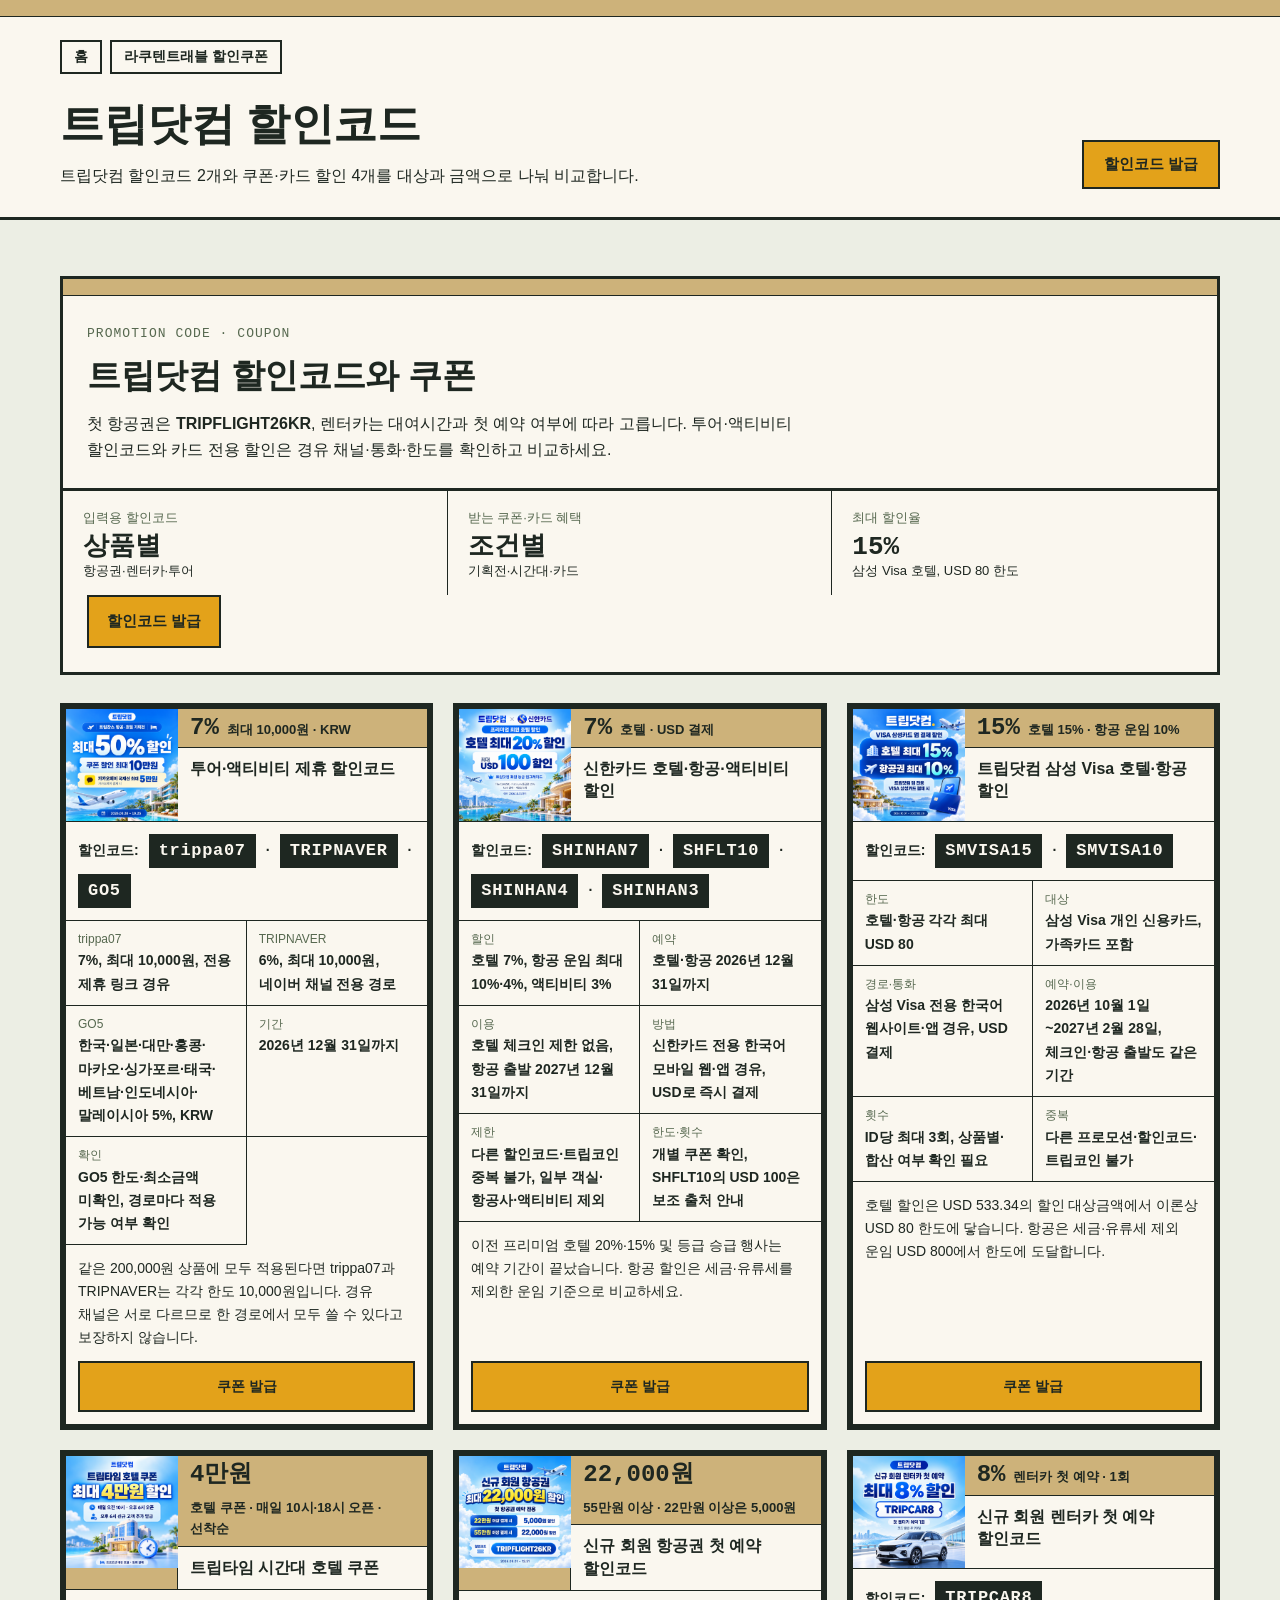
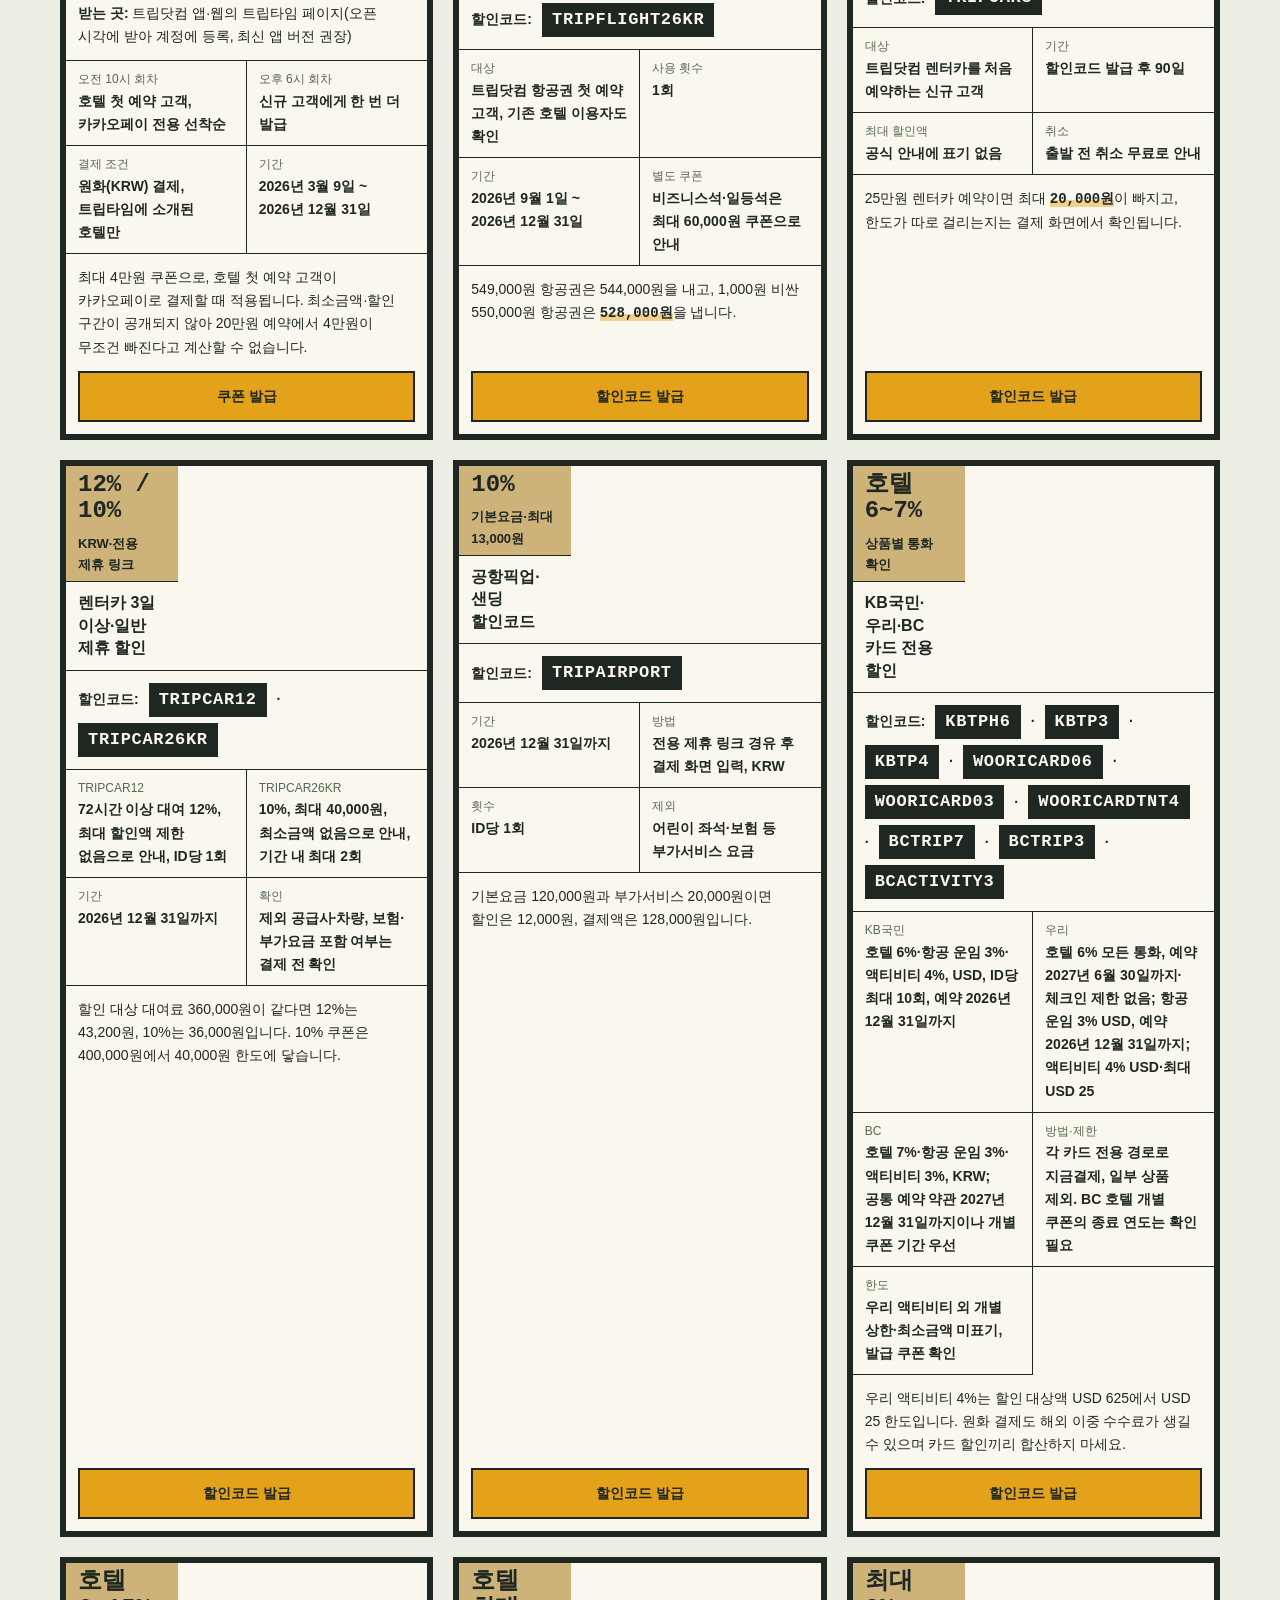
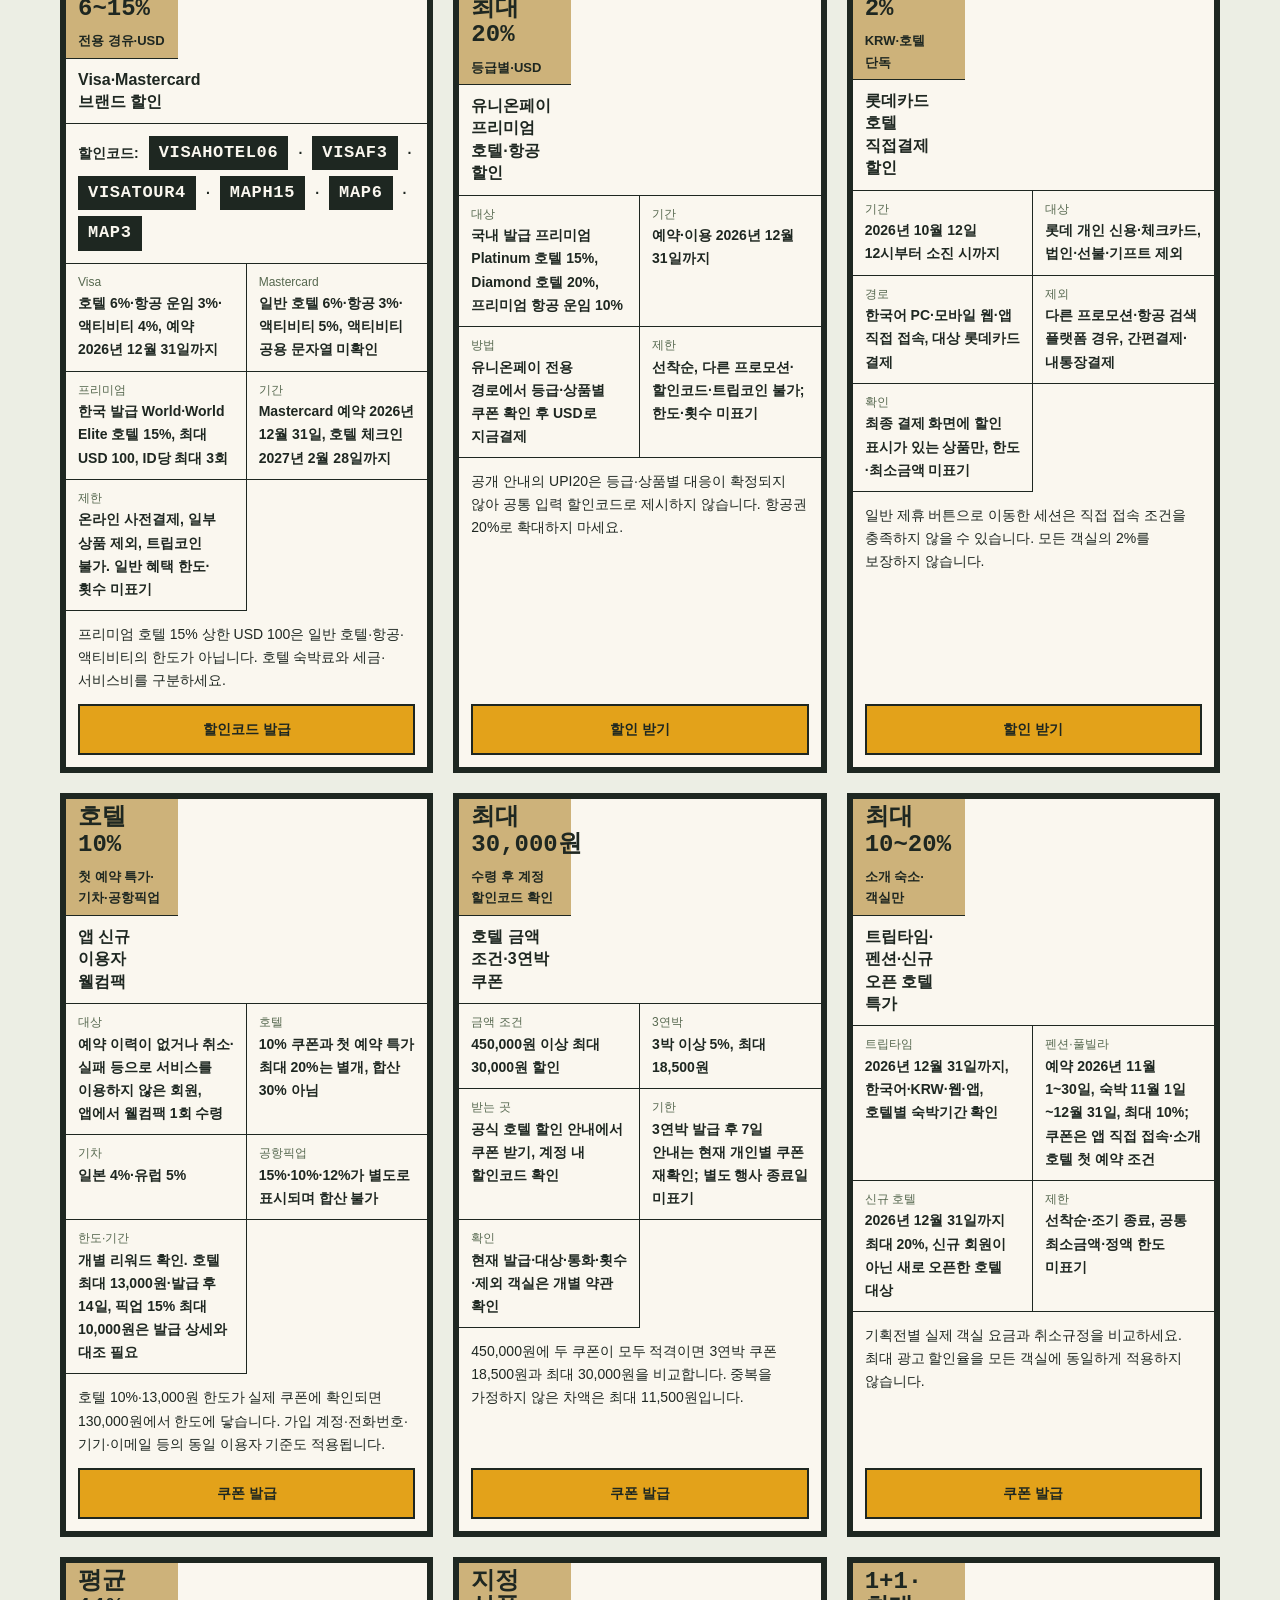
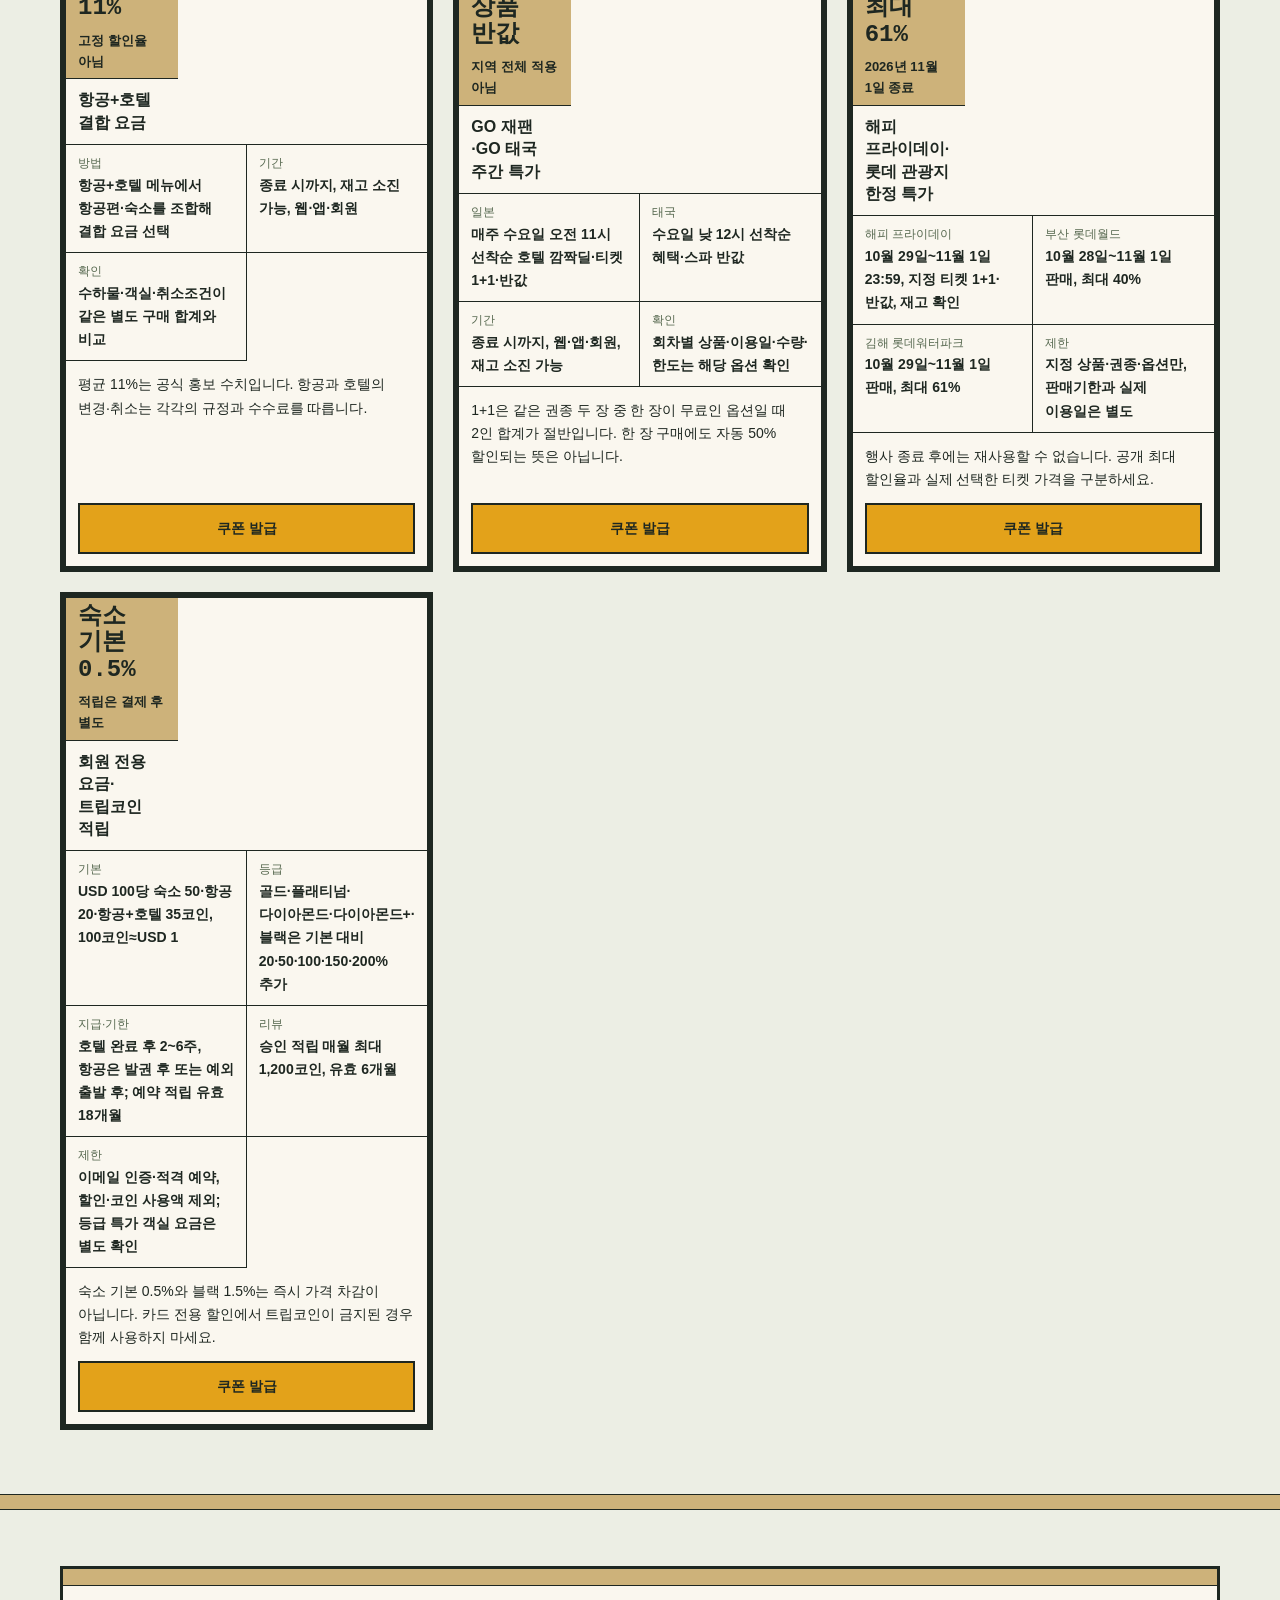
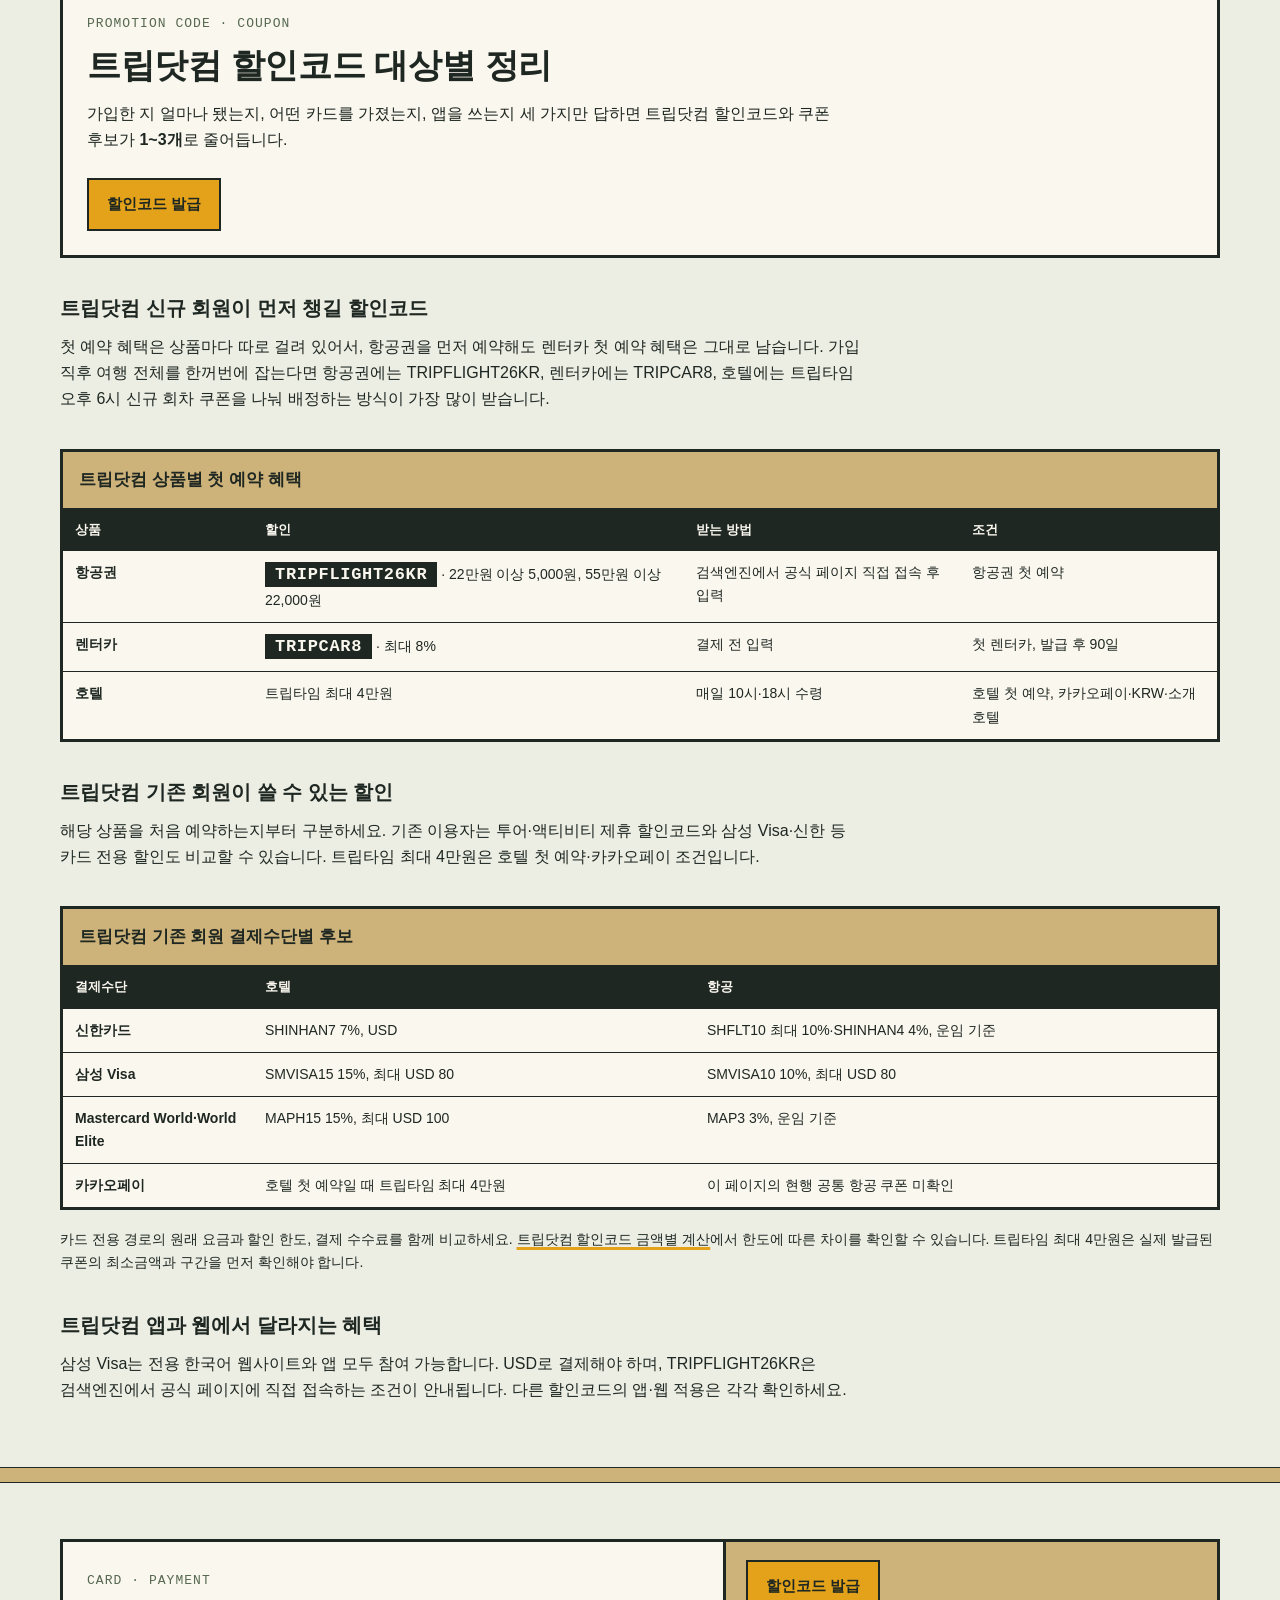
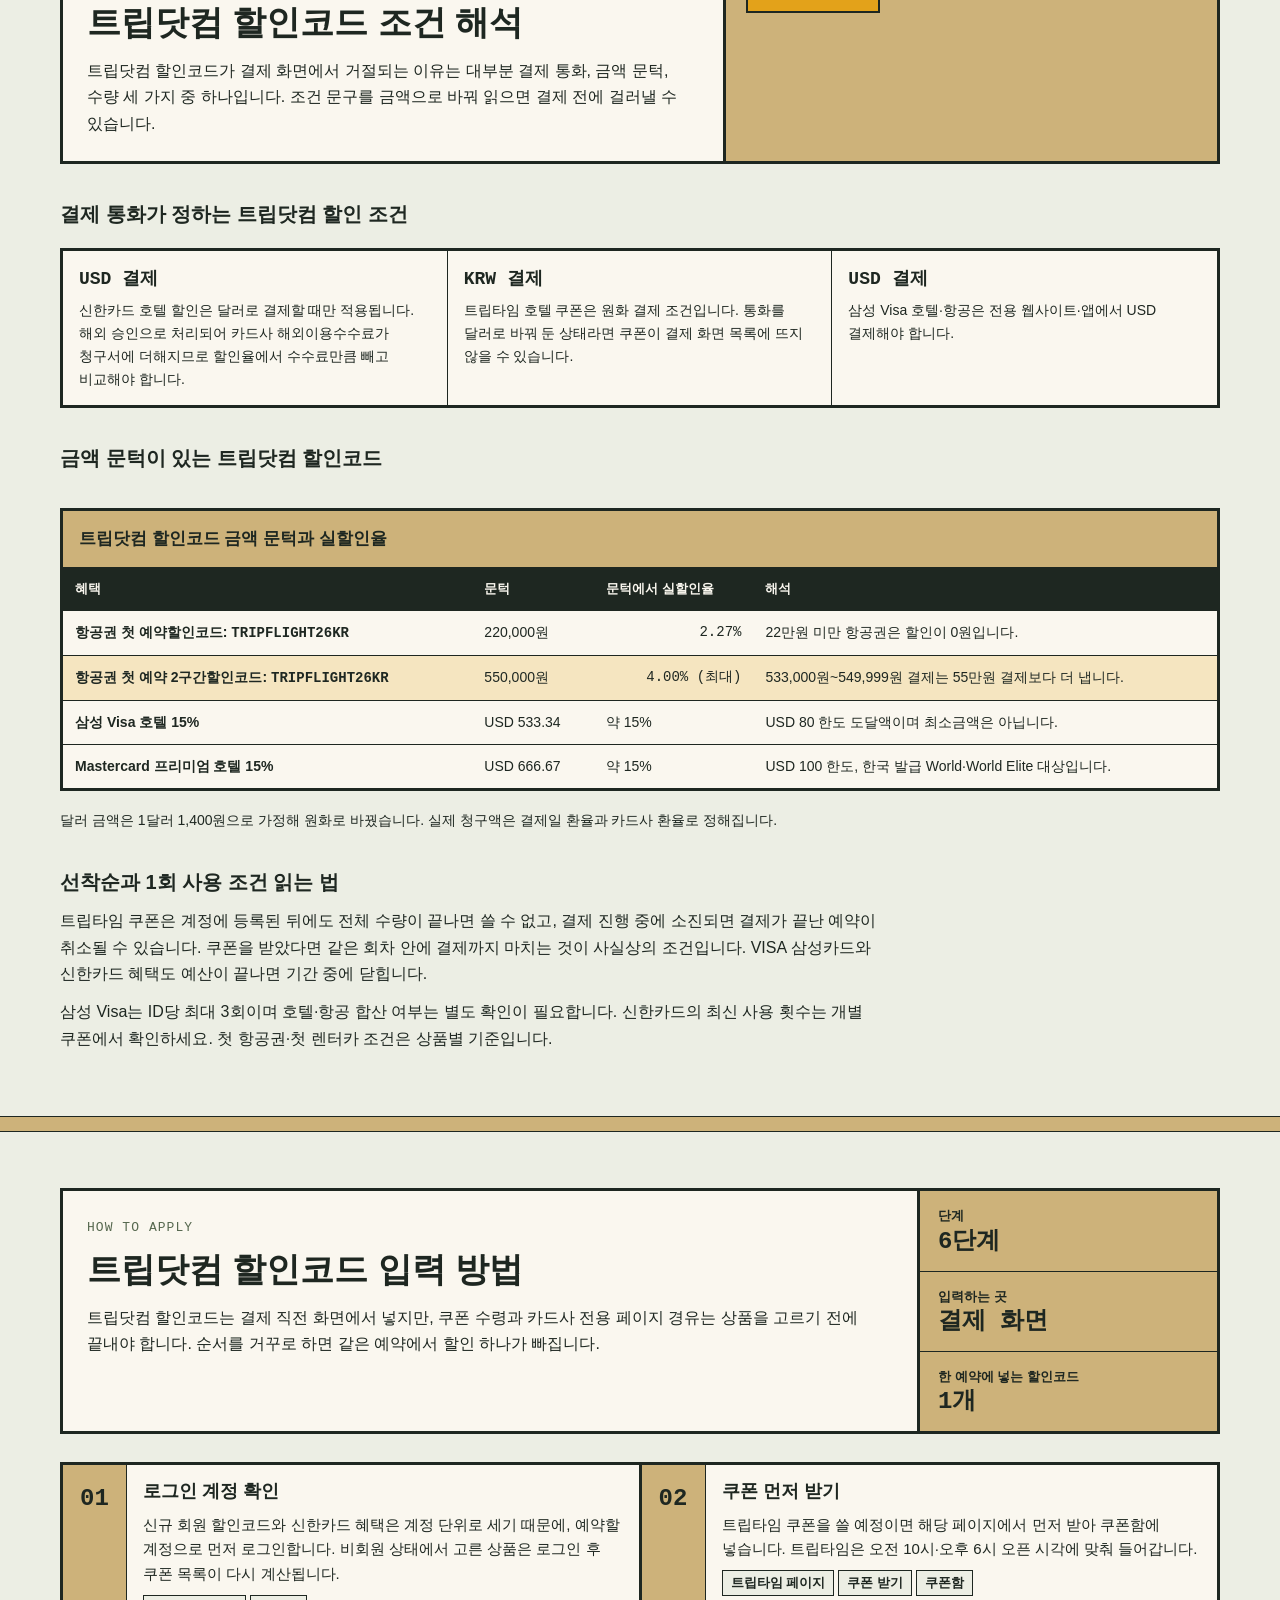
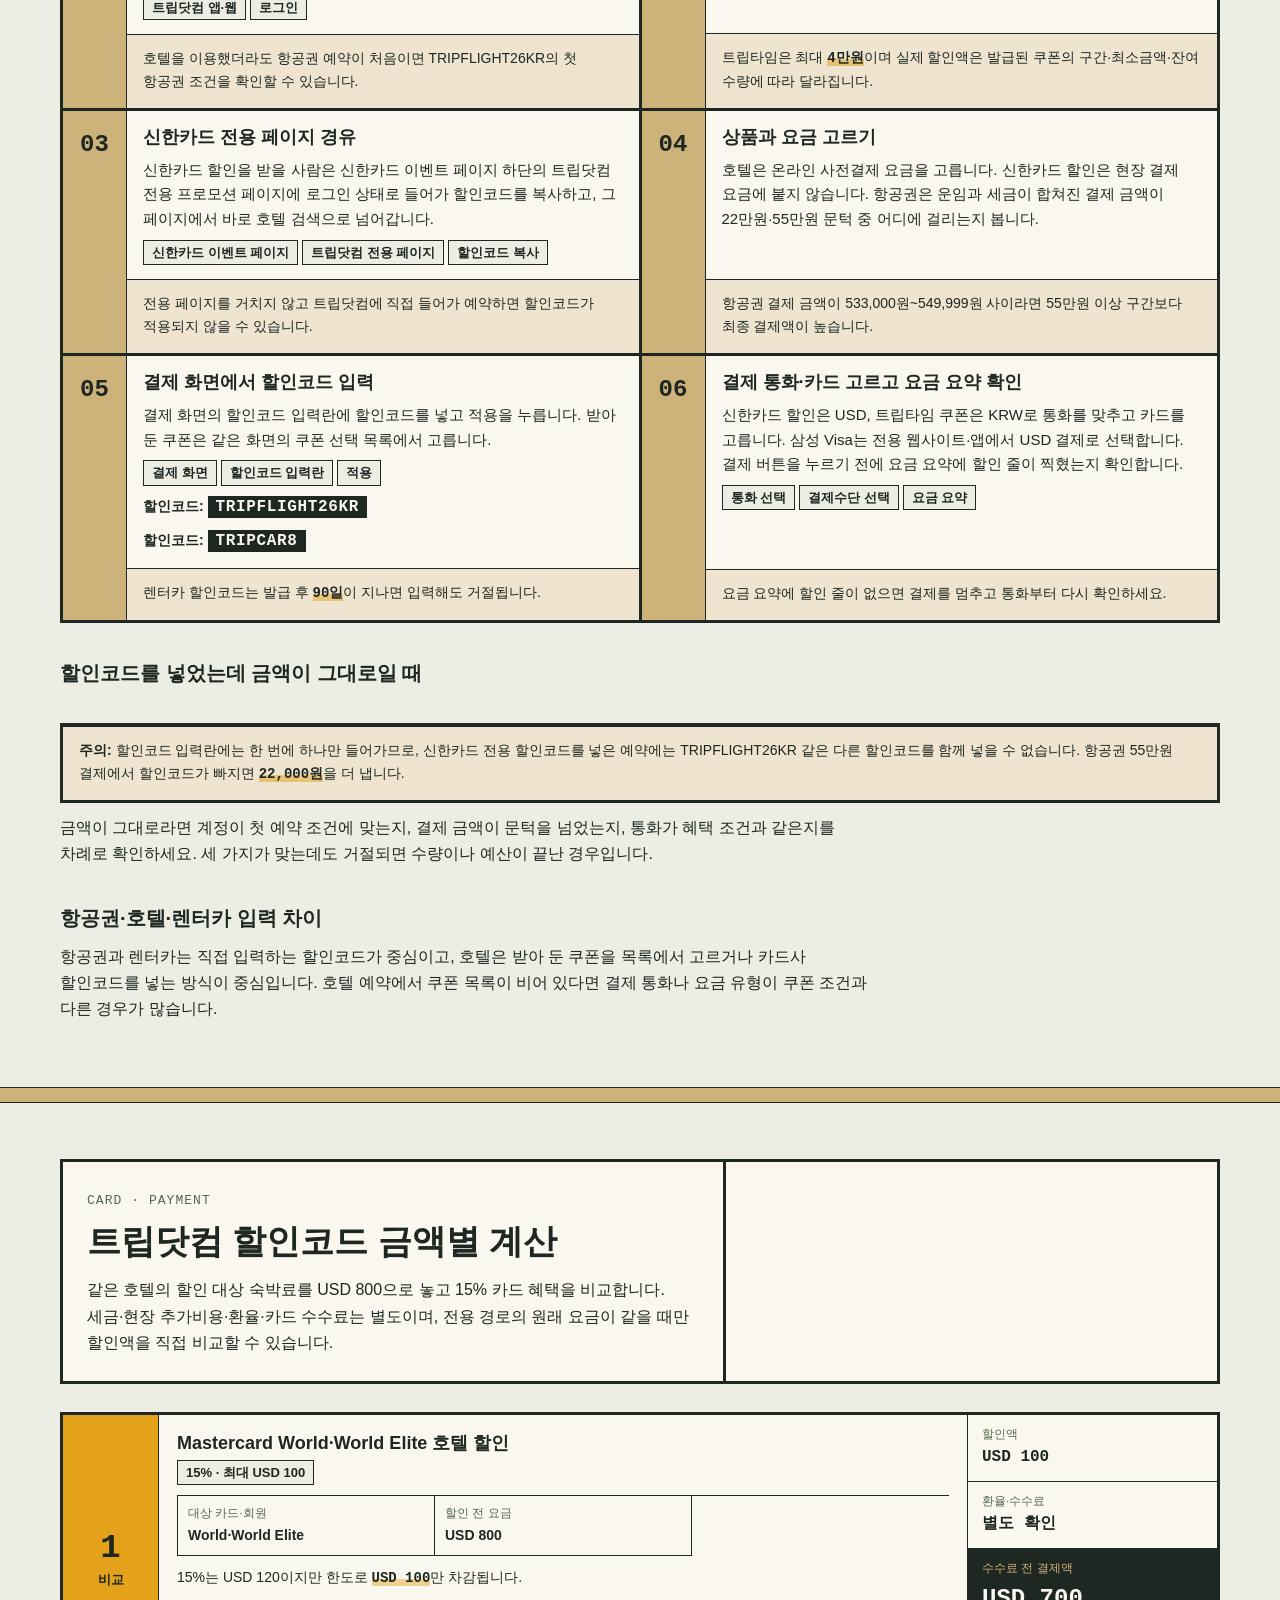
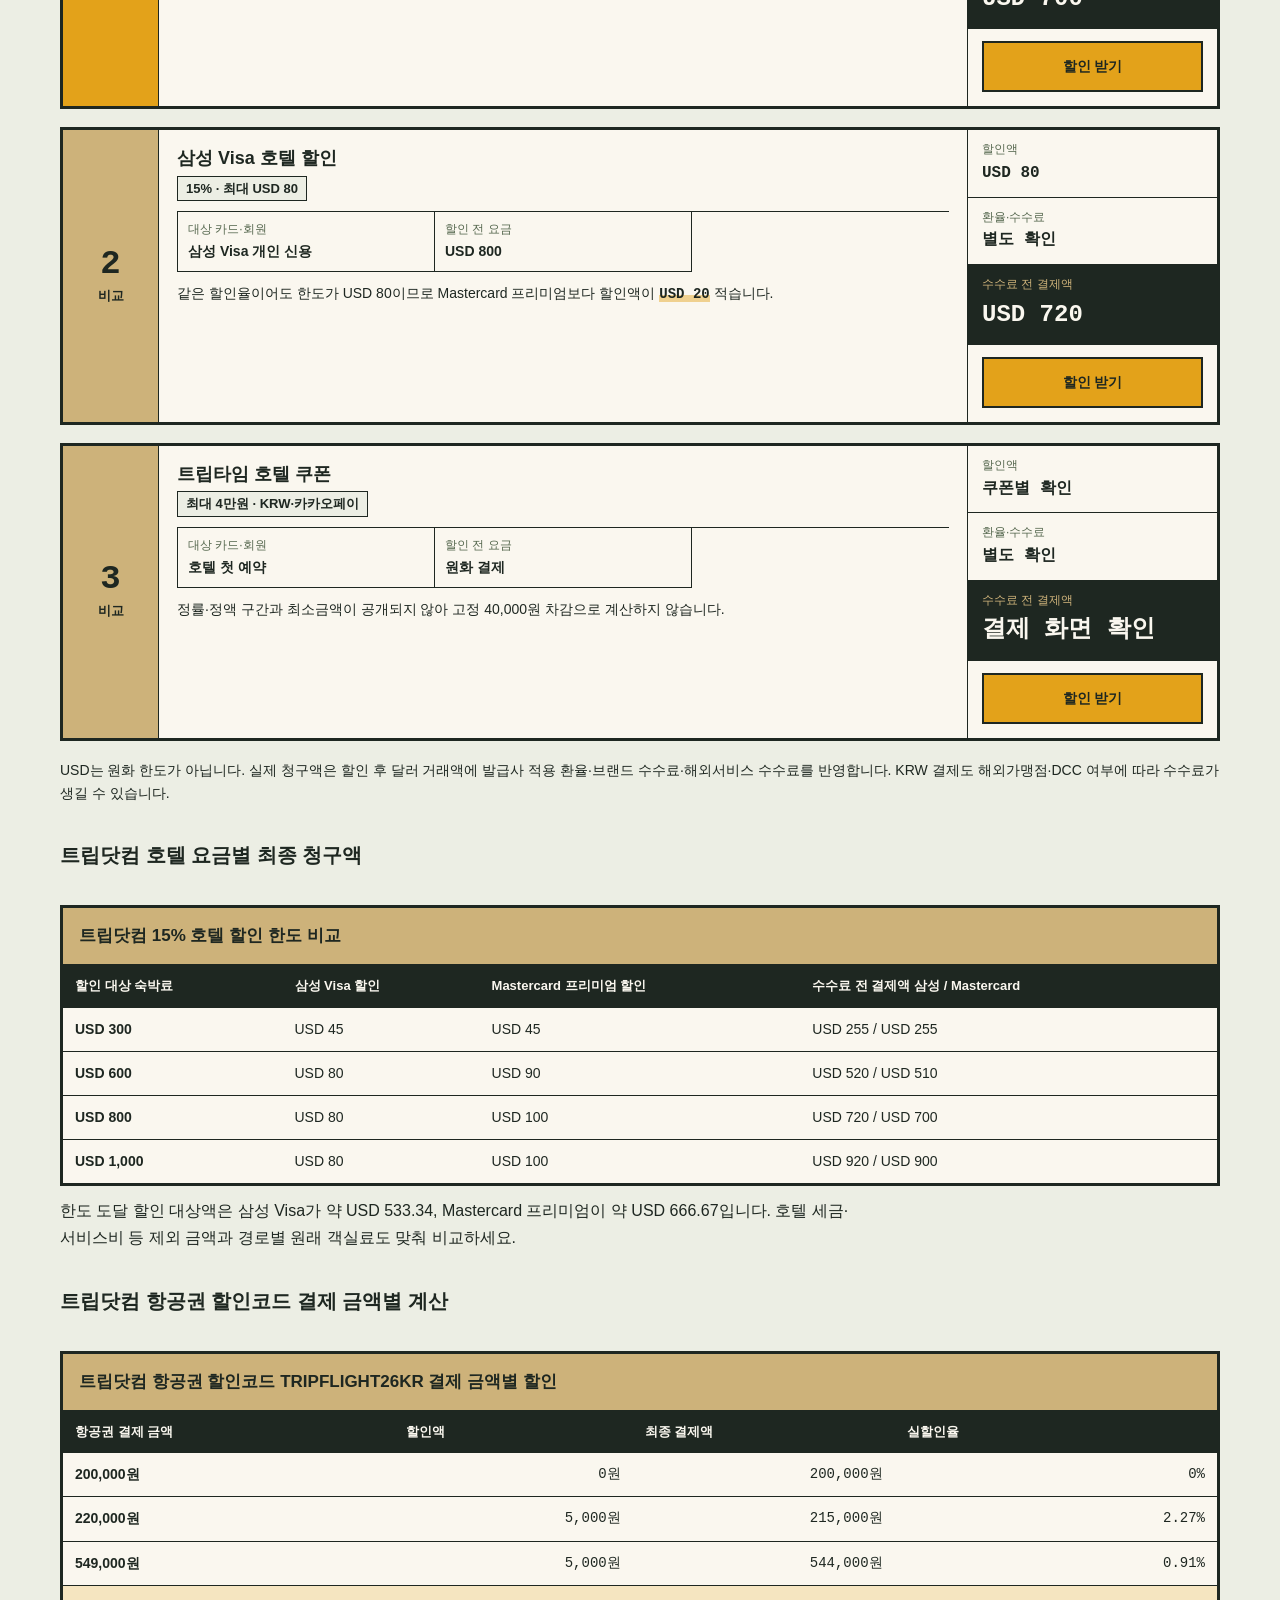
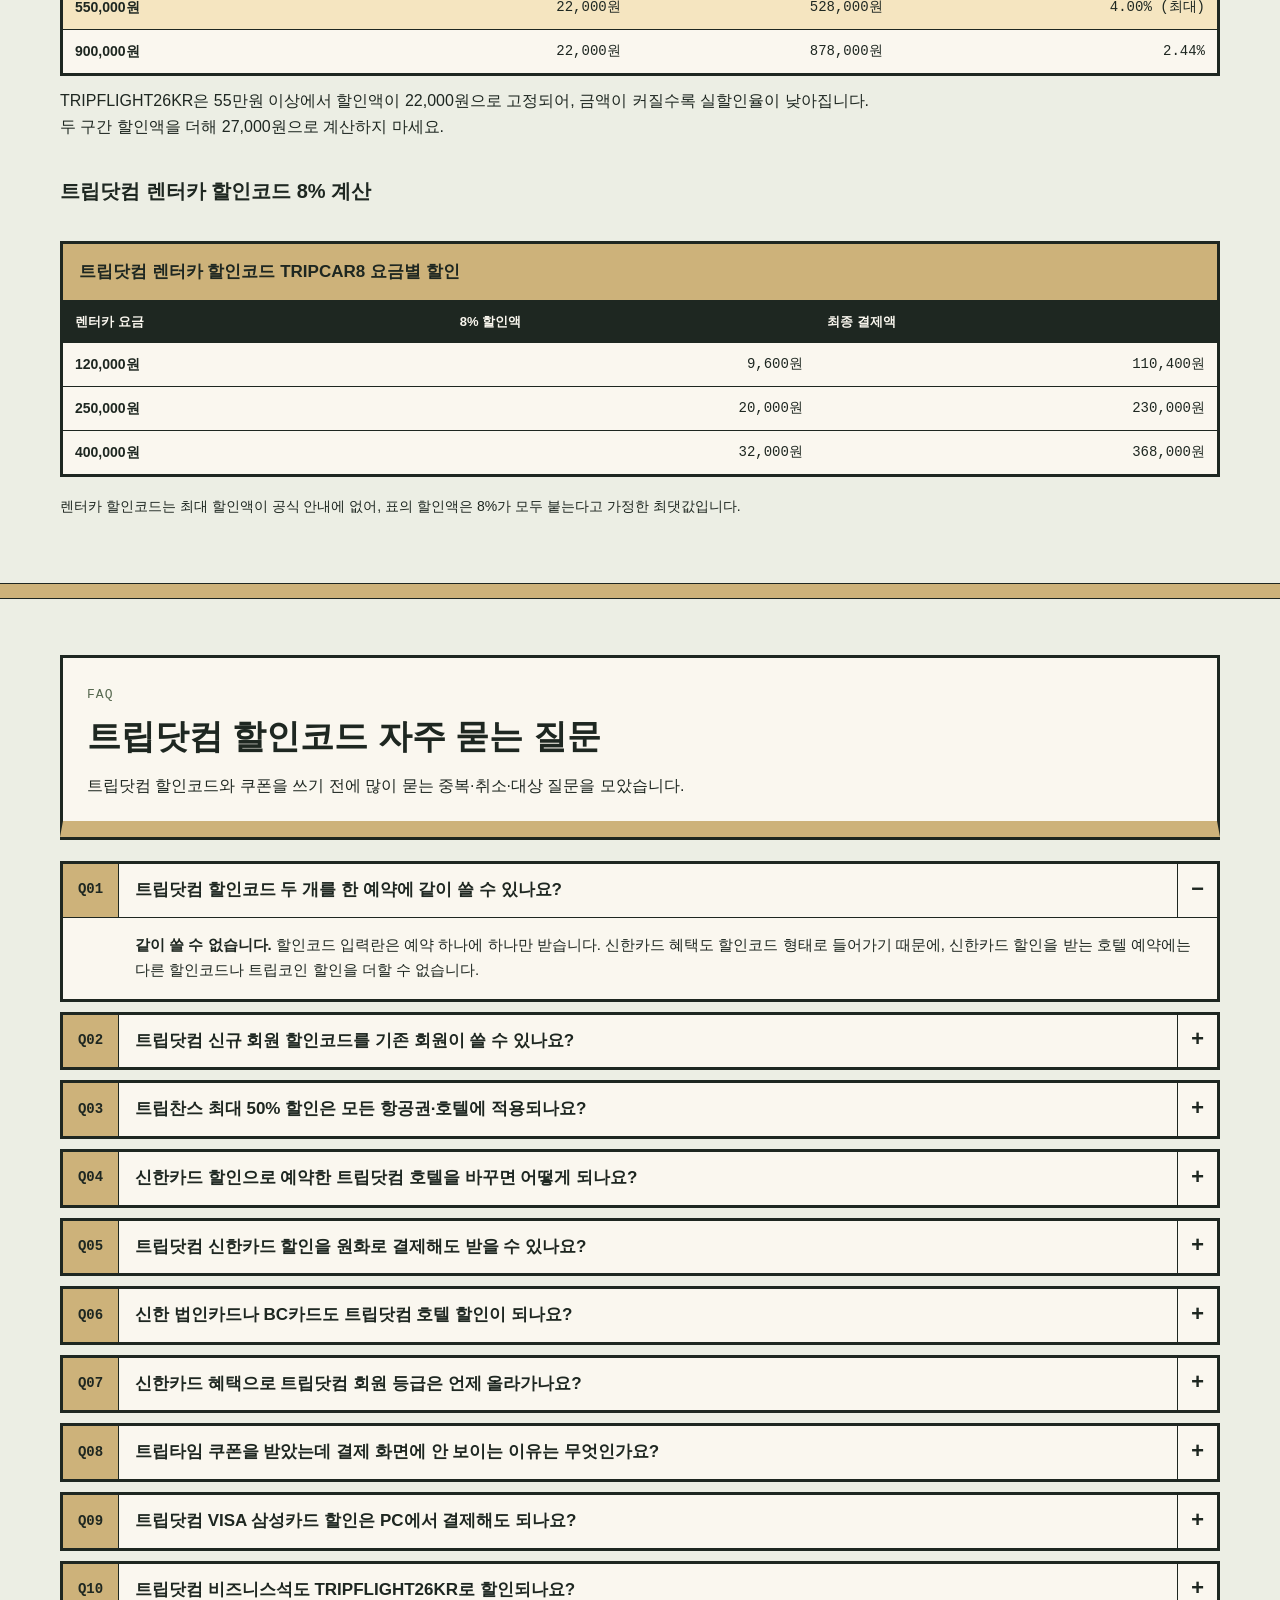
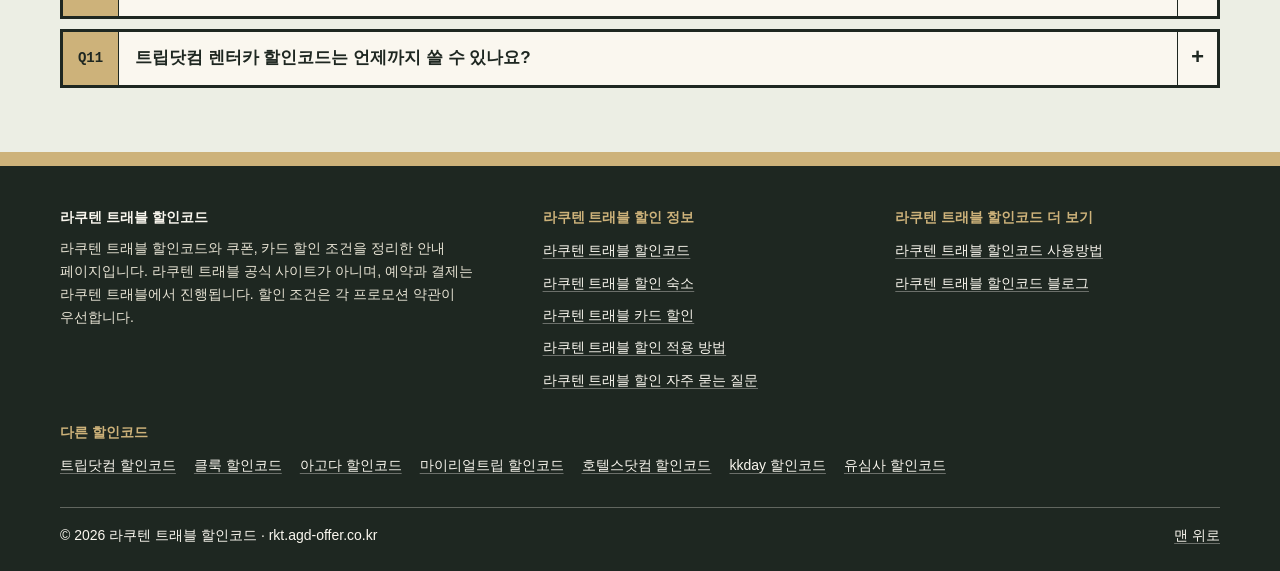
<file: tripcom/index.html>
<!DOCTYPE html>
<html lang="ko">
<head>
<meta charset="UTF-8">
<meta name="viewport" content="width=device-width, initial-scale=1.0">
<title>트립닷컴 할인코드</title>
<meta name="description" content="트립닷컴 할인코드 TRIPFLIGHT26KR로 신규 회원 항공권 최대 22,000원, TRIPCAR8로 렌터카 8%를 할인받고, 삼성 Visa 호텔 15%·최대 USD 80과 트립타임 최대 4만원 쿠폰을 조건별로 비교합니다.">
<meta name="robots" content="index, follow">
<link rel="canonical" href="https://rkt.agd-offer.co.kr/tripcom/">
<meta property="og:site_name" content="라쿠텐 트래블 할인코드">
<meta property="og:locale" content="ko_KR">
<meta property="og:type" content="website">
<meta property="og:title" content="트립닷컴 할인코드">
<meta property="og:description" content="트립닷컴 할인코드 TRIPFLIGHT26KR로 신규 회원 항공권 최대 22,000원, TRIPCAR8로 렌터카 8%를 할인받고, 삼성 Visa 호텔 15%·최대 USD 80과 트립타임 최대 4만원 쿠폰을 조건별로 비교합니다.">
<meta property="og:url" content="https://rkt.agd-offer.co.kr/tripcom/">
<meta name="twitter:card" content="summary">
<meta name="twitter:title" content="트립닷컴 할인코드">
<meta name="twitter:description" content="트립닷컴 할인코드 TRIPFLIGHT26KR로 신규 회원 항공권 최대 22,000원, TRIPCAR8로 렌터카 8%를 할인받고, 삼성 Visa 호텔 15%·최대 USD 80과 트립타임 최대 4만원 쿠폰을 조건별로 비교합니다.">
<script type="application/ld+json">{"@context":"https://schema.org","@graph":[{"@type":"WebPage","@id":"https://rkt.agd-offer.co.kr/tripcom/#webpage","url":"https://rkt.agd-offer.co.kr/tripcom/","name":"트립닷컴 할인코드","description":"트립닷컴 할인코드 TRIPFLIGHT26KR로 신규 회원 항공권 최대 22,000원, TRIPCAR8로 렌터카 8%를 할인받고, 삼성 Visa 호텔 15%·최대 USD 80과 트립타임 최대 4만원 쿠폰을 조건별로 비교합니다.","inLanguage":"ko-KR","breadcrumb":{"@id":"https://rkt.agd-offer.co.kr/tripcom/#breadcrumb"}},{"@type":"BreadcrumbList","@id":"https://rkt.agd-offer.co.kr/tripcom/#breadcrumb","itemListElement":[{"@type":"ListItem","position":1,"name":"라쿠텐트래블 할인코드","item":"https://rkt.agd-offer.co.kr/"},{"@type":"ListItem","position":2,"name":"트립닷컴 할인코드","item":"https://rkt.agd-offer.co.kr/tripcom/"}]},{"@type":"ItemList","name":"트립닷컴 할인코드와 쿠폰","itemListOrder":"https://schema.org/ItemListOrderAscending","numberOfItems":19,"itemListElement":[{"@type":"ListItem","position":1,"name":"투어·액티비티 제휴 할인코드","url":"https://rkt.agd-offer.co.kr/tripcom/#c-01"},{"@type":"ListItem","position":2,"name":"신한카드 호텔·항공·액티비티 할인","url":"https://rkt.agd-offer.co.kr/tripcom/#c-02"},{"@type":"ListItem","position":3,"name":"트립닷컴 삼성 Visa 호텔·항공 할인","url":"https://rkt.agd-offer.co.kr/tripcom/#c-03"},{"@type":"ListItem","position":4,"name":"트립타임 시간대 호텔 쿠폰","url":"https://rkt.agd-offer.co.kr/tripcom/#c-04"},{"@type":"ListItem","position":5,"name":"신규 회원 항공권 첫 예약 할인코드","url":"https://rkt.agd-offer.co.kr/tripcom/#c-05"},{"@type":"ListItem","position":6,"name":"신규 회원 렌터카 첫 예약 할인코드","url":"https://rkt.agd-offer.co.kr/tripcom/#c-06"},{"@type":"ListItem","position":7,"name":"렌터카 3일 이상·일반 제휴 할인","url":"https://rkt.agd-offer.co.kr/tripcom/#new-s-codes-0"},{"@type":"ListItem","position":8,"name":"공항픽업·샌딩 할인코드","url":"https://rkt.agd-offer.co.kr/tripcom/#new-s-codes-1"},{"@type":"ListItem","position":9,"name":"KB국민·우리·BC 카드 전용 할인","url":"https://rkt.agd-offer.co.kr/tripcom/#new-s-codes-2"},{"@type":"ListItem","position":10,"name":"Visa·Mastercard 브랜드 할인","url":"https://rkt.agd-offer.co.kr/tripcom/#new-s-codes-3"},{"@type":"ListItem","position":11,"name":"유니온페이 프리미엄 호텔·항공 할인","url":"https://rkt.agd-offer.co.kr/tripcom/#new-s-codes-4"},{"@type":"ListItem","position":12,"name":"롯데카드 호텔 직접결제 할인","url":"https://rkt.agd-offer.co.kr/tripcom/#new-s-codes-5"},{"@type":"ListItem","position":13,"name":"앱 신규 이용자 웰컴팩","url":"https://rkt.agd-offer.co.kr/tripcom/#new-s-codes-6"},{"@type":"ListItem","position":14,"name":"호텔 금액 조건·3연박 쿠폰","url":"https://rkt.agd-offer.co.kr/tripcom/#new-s-codes-7"},{"@type":"ListItem","position":15,"name":"트립타임·펜션·신규 오픈 호텔 특가","url":"https://rkt.agd-offer.co.kr/tripcom/#new-s-codes-8"},{"@type":"ListItem","position":16,"name":"항공+호텔 결합 요금","url":"https://rkt.agd-offer.co.kr/tripcom/#new-s-codes-9"},{"@type":"ListItem","position":17,"name":"GO 재팬·GO 태국 주간 특가","url":"https://rkt.agd-offer.co.kr/tripcom/#new-s-codes-10"},{"@type":"ListItem","position":18,"name":"해피 프라이데이·롯데 관광지 한정 특가","url":"https://rkt.agd-offer.co.kr/tripcom/#new-s-codes-11"},{"@type":"ListItem","position":19,"name":"회원 전용 요금·트립코인 적립","url":"https://rkt.agd-offer.co.kr/tripcom/#new-s-codes-12"}]},{"@type":"FAQPage","mainEntity":[{"@type":"Question","name":"트립닷컴 할인코드 두 개를 한 예약에 같이 쓸 수 있나요?","acceptedAnswer":{"@type":"Answer","text":"같이 쓸 수 없습니다. 할인코드 입력란은 예약 하나에 하나만 받습니다. 신한카드 혜택도 할인코드 형태로 들어가기 때문에, 신한카드 할인을 받는 호텔 예약에는 다른 할인코드나 트립코인 할인을 더할 수 없습니다."}},{"@type":"Question","name":"트립닷컴 신규 회원 할인코드를 기존 회원이 쓸 수 있나요?","acceptedAnswer":{"@type":"Answer","text":"해당 상품을 처음 예약하는 경우에만 쓸 수 있습니다. TRIPFLIGHT26KR은 첫 항공권 예약, TRIPCAR8은 첫 렌터카 예약 기준입니다. 호텔만 예약해 온 계정이라면 렌터카 첫 예약 조건은 아직 남아 있을 수 있으니 결제 화면에서 입력해 확인하세요. 할인코드: TRIPCAR8"}},{"@type":"Question","name":"트립찬스 최대 50% 할인은 모든 항공권·호텔에 적용되나요?","acceptedAnswer":{"@type":"Answer","text":"해당 트립찬스 회차는 종료되었습니다. 2026년 10월 25일에 예약 기간이 끝나 현재 할인 계산에 포함하지 않습니다."}},{"@type":"Question","name":"신한카드 할인으로 예약한 트립닷컴 호텔을 바꾸면 어떻게 되나요?","acceptedAnswer":{"@type":"Answer","text":"예약을 변경하면 할인코드가 무효가 됩니다. 날짜나 객실을 바꿔야 한다면 변경 대신 취소를 고르세요. 취소한 경우에는 이벤트 기간 안에 할인코드가 다시 발행되어 새 예약에 쓸 수 있습니다."}},{"@type":"Question","name":"트립닷컴 신한카드 할인을 원화로 결제해도 받을 수 있나요?","acceptedAnswer":{"@type":"Answer","text":"받을 수 없습니다. 이 혜택은 미국 달러(USD) 결제에만 붙습니다. 달러 결제는 해외 승인이라 카드사 해외이용수수료가 따로 나오니, 할인액에서 수수료를 뺀 금액으로 다른 혜택과 비교하세요."}},{"@type":"Question","name":"신한 법인카드나 BC카드도 트립닷컴 호텔 할인이 되나요?","acceptedAnswer":{"@type":"Answer","text":"현재 안내에서 BC·법인·선불·기프트카드는 제외됩니다. 신한카드 호텔 할인은 SHINHAN7 7%로, 전용 모바일 웹·앱 경유 및 USD 결제 조건을 확인하세요."}},{"@type":"Question","name":"신한카드 혜택으로 트립닷컴 회원 등급은 언제 올라가나요?","acceptedAnswer":{"@type":"Answer","text":"기존 프리미엄 등급 승급 행사는 신규 예약 기간이 끝났습니다. 2026년 10월 31일 종료된 행사이므로 현재 예약에 승급을 약속할 수 없습니다."}},{"@type":"Question","name":"트립타임 쿠폰을 받았는데 결제 화면에 안 보이는 이유는 무엇인가요?","acceptedAnswer":{"@type":"Answer","text":"대부분 호텔이나 통화가 조건과 다르기 때문입니다. 트립타임 페이지에 소개된 호텔이 아니거나, 결제 통화가 원화가 아니면 목록에 뜨지 않습니다. 조건이 맞는데도 안 보이면 전체 수량이 끝난 경우입니다."}},{"@type":"Question","name":"트립닷컴 VISA 삼성카드 할인은 PC에서 결제해도 되나요?","acceptedAnswer":{"@type":"Answer","text":"전용 한국어 웹사이트에서도 가능합니다. 삼성 Visa 개인 신용카드로 USD 결제해야 하며 호텔 SMVISA15 15%, 항공 운임 SMVISA10 10%, 각각 최대 USD 80입니다."}},{"@type":"Question","name":"트립닷컴 비즈니스석도 TRIPFLIGHT26KR로 할인되나요?","acceptedAnswer":{"@type":"Answer","text":"비즈니스석·일등석은 별도 신규 회원 쿠폰으로 안내됩니다. 해당 쿠폰은 최대 60,000원 이라 프리미엄 좌석을 첫 항공권으로 예약한다면 그쪽 할인액이 더 큽니다. 할인코드: TRIPFLIGHT26KR"}},{"@type":"Question","name":"트립닷컴 렌터카 할인코드는 언제까지 쓸 수 있나요?","acceptedAnswer":{"@type":"Answer","text":"발급받은 날부터 90일입니다. 여행 날짜가 아니라 할인코드 발급일을 기준으로 세기 때문에, 몇 달 뒤 여행이라도 예약 자체는 90일 안에 마쳐야 합니다."}}]}]}</script>
<style>
html{scroll-behavior:smooth}
body{margin:0;background:#ECEEE4;color:#1E2721;font-family:-apple-system,BlinkMacSystemFont,"Apple SD Gothic Neo","Pretendard","Noto Sans KR",sans-serif;-webkit-text-size-adjust:100%}
.rx :where(h1,p,dl,dt,dd,ul,li){margin:0;padding:0}
.rx :where(*,*::before,*::after){box-sizing:border-box}
.rx-top{background:#FAF7EF;border-bottom:3px solid #1E2721;position:relative;padding:40px 16px 28px;word-break:keep-all}
.rx-top::before{content:"";position:absolute;left:0;right:0;top:0;height:16px;background:#CDB27A;border-bottom:1px solid #1E2721}
.rx-inner{max-width:1160px;margin:0 auto}
.rx-top-grid{display:grid;grid-template-columns:minmax(0,1fr) auto;gap:24px;align-items:end}
.rx-top h1{font-size:clamp(28px,5vw,44px);line-height:1.2;font-weight:800;letter-spacing:-.01em}
.rx-desc{margin-top:12px;font-size:16px;line-height:1.65;max-width:720px}
.rx-stats{display:grid;grid-template-columns:repeat(4,minmax(0,1fr));margin-top:20px;border:3px solid #1E2721;max-width:720px}
.rx-stats>div{padding:10px 14px;border-right:1px solid #1E2721}
.rx-stats>div:last-child{border-right:0}
.rx-stats dt{font-size:12px;color:#56684F}
.rx-stats dd{font-family:ui-monospace,SFMono-Regular,Menlo,Consolas,monospace;font-size:24px;font-weight:800;line-height:1.2}
.rx-cta{display:inline-block;background:#E3A21A;color:#1E2721;font-weight:800;font-size:15px;padding:13px 20px;border:2px solid #1E2721;text-decoration:none;text-align:center;white-space:nowrap}
.rx-cta:hover,.rx-cta:focus-visible{background:#1E2721;color:#FAF7EF}
.rx-nav{position:sticky;top:0;z-index:20;background:#1E2721;border-bottom:3px solid #CDB27A}
.rx-nav .rx-inner{display:flex;align-items:center;gap:8px;padding:0 16px}
.rx-nav ul{margin:0;padding:0;list-style:none;display:flex;gap:2px;overflow-x:auto;scrollbar-width:none;flex:1;min-width:0}
.rx-nav ul::-webkit-scrollbar{display:none}
.rx-nav a{display:block;color:#FAF7EF;text-decoration:none;font-size:14px;font-weight:700;padding:14px 12px;white-space:nowrap}
.rx-nav a:hover,.rx-nav a:focus-visible{color:#E3A21A}
.rx-nav .rx-navcta{background:#E3A21A;color:#1E2721;padding:8px 12px;border:2px solid #FAF7EF;flex:none}
.rx-nav .rx-navcta:hover,.rx-nav .rx-navcta:focus-visible{background:#FAF7EF;color:#1E2721}
.rx-sep{height:14px;background:#CDB27A;border-top:1px solid #1E2721;border-bottom:1px solid #1E2721}
.rx-foot{background:#1E2721;color:#FAF7EF;padding:40px 16px 28px;border-top:14px solid #CDB27A;word-break:keep-all;line-height:1.65}
.rx-foot-grid{display:grid;grid-template-columns:minmax(0,1.4fr) minmax(0,1fr) minmax(0,1fr);gap:28px}
.rx-foot-name{font-size:20px;font-weight:800}
.rx-foot p{font-size:14px}
.rx-foot-name+p{margin-top:8px;color:#E6E2D3}
.rx-foot-title{font-size:13px;font-weight:800;color:#CDB27A;margin-bottom:8px}
.rx-foot ul{list-style:none;display:grid;gap:6px}
.rx-foot a{color:#FAF7EF;font-size:14px;text-decoration:underline;text-decoration-color:rgba(250,247,239,.35);text-underline-offset:3px}
.rx-foot a:hover,.rx-foot a:focus-visible{text-decoration-color:#E3A21A}
.rx-pages{margin-bottom:22px}
.rx-pages ul{list-style:none;display:flex;gap:8px;overflow-x:auto;scrollbar-width:none;padding-bottom:2px}
.rx-pages ul::-webkit-scrollbar{display:none}
.rx-pages a{display:block;white-space:nowrap;font-size:14px;font-weight:700;color:#1E2721;background:#FAF7EF;border:2px solid #1E2721;padding:6px 12px;text-decoration:none}
.rx-pages a:hover,.rx-pages a:focus-visible{background:#E3A21A;color:#1E2721}
.rx-pages a[aria-current="page"]{background:#1E2721;color:#FAF7EF}
.rx-foot-more{margin-top:28px}
.rx-foot-more ul{display:flex;flex-wrap:wrap;gap:6px 18px}
.rx-foot-bottom{display:flex;justify-content:space-between;gap:12px;flex-wrap:wrap;margin-top:28px;padding-top:16px;border-top:1px solid rgba(250,247,239,.3);font-size:13px}
@media (max-width:760px){
.rx-top{padding:32px 16px 22px}
.rx-top-grid{grid-template-columns:1fr;gap:16px}
.rx-stats{grid-template-columns:repeat(2,minmax(0,1fr))}
.rx-stats>div:nth-child(2){border-right:0}
.rx-stats>div:nth-child(-n+2){border-bottom:1px solid #1E2721}
.rx-cta{display:block}
.rx-nav .rx-inner{padding:0 0 0 8px}
.rx-nav .rx-navcta{margin-right:8px;font-size:13px}
.rx-foot-grid{grid-template-columns:1fr;gap:22px}
}
</style>
<style>
.rc :where(h2,h3,p,dl,dt,dd,figure,table,caption,th,td,ul,li){margin:0;padding:0}
.rc :where(*,*::before,*::after){box-sizing:border-box}
.rc{--rc-bg:#ECEEE4;--rc-ink:#1E2721;--rc-paper:#FAF7EF;--rc-kraft:#CDB27A;--rc-moss:#56684F;--rc-point:#E3A21A;background:var(--rc-bg);color:var(--rc-ink);font-family:-apple-system,BlinkMacSystemFont,"Apple SD Gothic Neo","Pretendard","Noto Sans KR",sans-serif;line-height:1.65;word-break:keep-all;padding:56px 16px 64px;scroll-margin-top:72px}
.rc-wrap{max-width:1160px;margin:0 auto}
.rc-head{border:3px solid var(--rc-ink);background:var(--rc-paper);display:grid;grid-template-columns:1fr;position:relative}
.rc-head::before{content:"";position:absolute;left:0;right:0;top:0;height:16px;background:var(--rc-kraft);border-bottom:1px solid var(--rc-ink)}
.rc-intro{padding:44px 24px 24px}
.rc-intro::before{content:"PROMOTION CODE · COUPON";display:block;font-family:ui-monospace,SFMono-Regular,Menlo,Consolas,monospace;font-size:13px;letter-spacing:.08em;color:var(--rc-moss);margin-bottom:8px}
.rc h2{font-size:clamp(24px,4vw,34px);line-height:1.3;font-weight:800;letter-spacing:-.01em}
.rc-lead{margin-top:14px;font-size:16px;max-width:760px}
.rc-lead a,.rc-note a{color:var(--rc-ink);text-decoration:underline;text-decoration-color:var(--rc-point);text-decoration-thickness:3px;text-underline-offset:3px}
.rc-stats{display:grid;grid-template-columns:repeat(3,1fr);border-top:3px solid var(--rc-ink)}
.rc-stats>div{padding:16px 20px;border-right:1px solid var(--rc-ink)}
.rc-stats>div:last-child{border-right:0}
.rc-stats dt{font-size:13px;color:var(--rc-moss)}
.rc-stats dd{font-family:ui-monospace,SFMono-Regular,Menlo,Consolas,monospace;font-size:26px;font-weight:700;line-height:1.2;margin-top:4px}
.rc-stats dd small{font-family:-apple-system,BlinkMacSystemFont,"Apple SD Gothic Neo","Noto Sans KR",sans-serif;font-size:13px;font-weight:500;display:block;color:var(--rc-ink)}
.rc-headcta{display:flex;flex-wrap:wrap;gap:12px;align-items:center;padding:0 24px 24px}
.rc-btn{display:inline-block;background:var(--rc-point);color:var(--rc-ink);font-weight:800;font-size:15px;padding:12px 18px;border:2px solid var(--rc-ink);text-decoration:none}
.rc-btn:hover,.rc-btn:focus-visible{background:var(--rc-ink);color:var(--rc-paper)}
.rc-list{list-style:none;display:grid;grid-template-columns:repeat(3,minmax(0,1fr));gap:20px;margin-top:28px}
.rc-card{background:var(--rc-ink);padding:6px;display:flex;flex-direction:column;height:100%}
.rc-box{background:var(--rc-paper);display:flex;flex-direction:column;flex:1}
.rc-top{display:grid;grid-template-columns:112px 1fr;border-bottom:1px solid var(--rc-ink)}
.rc-thumb{border-right:1px solid var(--rc-ink);background:var(--rc-kraft)}
.rc-thumb img{display:block;width:112px;height:112px;object-fit:cover;color:transparent;font-size:0}
.rc-title{display:flex;flex-direction:column}
.rc-band{background:var(--rc-kraft);border-bottom:1px solid var(--rc-ink);padding:6px 12px;display:flex;align-items:baseline;gap:8px;flex-wrap:wrap}
.rc-rate{font-family:ui-monospace,SFMono-Regular,Menlo,Consolas,monospace;font-size:24px;font-weight:800;line-height:1.1}
.rc-cap{font-size:13px;font-weight:600}
.rc h3{font-size:16px;line-height:1.4;font-weight:800;padding:10px 12px}
.rc-code{display:flex;flex-wrap:wrap;align-items:center;gap:6px 10px;padding:12px;border-bottom:1px solid var(--rc-ink);font-size:14px;font-weight:700}
.rc code{font-family:ui-monospace,SFMono-Regular,Menlo,Consolas,monospace;font-size:17px;font-weight:800;background:var(--rc-ink);color:var(--rc-paper);padding:3px 10px;user-select:all;-webkit-user-select:all;word-break:break-all;letter-spacing:.04em}
.rc-get{padding:12px;border-bottom:1px solid var(--rc-ink);font-size:14px}
.rc-get b{font-weight:700}
.rc-grid{display:grid;grid-template-columns:1fr 1fr}
.rc-grid>div{padding:9px 12px;border-bottom:1px solid var(--rc-ink)}
.rc-grid>div:nth-child(odd){border-right:1px solid var(--rc-ink)}
.rc-grid dt{font-size:12px;color:var(--rc-moss)}
.rc-grid dd{font-size:14px;font-weight:600}
.rc-calc{padding:12px;font-size:14px;flex:1}
.rc-calc strong{font-family:ui-monospace,SFMono-Regular,Menlo,Consolas,monospace;font-weight:800;background:linear-gradient(transparent 58%,rgba(227,162,26,.45) 58%)}
.rc-card .rc-btn{display:block;text-align:center;margin:0 12px 12px;font-size:14px}
.rc-tablewrap{margin-top:36px;border:3px solid var(--rc-ink);background:var(--rc-paper)}
.rc table{width:100%;border-collapse:collapse;font-size:14px}
.rc caption{text-align:left;font-weight:800;font-size:17px;padding:14px 16px;background:var(--rc-kraft);border-bottom:1px solid var(--rc-ink)}
.rc th,.rc td{border-bottom:1px solid var(--rc-ink);padding:10px 12px;text-align:left;vertical-align:top}
.rc thead th{font-size:13px;color:var(--rc-paper);background:var(--rc-ink);font-weight:700}
.rc tbody th{font-weight:800}
.rc tbody tr:last-child th,.rc tbody tr:last-child td{border-bottom:0}
.rc td.rc-num{font-family:ui-monospace,SFMono-Regular,Menlo,Consolas,monospace;white-space:nowrap}
.rc-top1{display:inline-block;margin-left:4px;font-family:-apple-system,BlinkMacSystemFont,"Apple SD Gothic Neo","Noto Sans KR",sans-serif;font-size:12px;font-weight:800;background:var(--rc-point);border:1px solid var(--rc-ink);padding:0 5px}
.rc th .rc-tcode{display:block;margin-top:4px;font-size:13px;font-weight:700}
.rc th .rc-tcode code{font-size:14px;white-space:nowrap;word-break:normal}
.rc thead th:first-child{width:190px}
.rc-note{margin-top:18px;font-size:14px;color:var(--rc-ink)}
@media (max-width:1000px){.rc-list{grid-template-columns:repeat(2,minmax(0,1fr))}}
@media (max-width:760px){
.rc{padding:40px 16px 48px}
.rc-intro{padding:38px 16px 18px}
.rc-headcta{padding:0 16px 18px}
.rc-stats{grid-template-columns:1fr}
.rc-stats>div{border-right:0;border-bottom:1px solid var(--rc-ink);padding:12px 16px}
.rc-stats>div:last-child{border-bottom:0}
.rc-list{grid-template-columns:1fr}
.rc table,.rc tbody,.rc tr,.rc th,.rc td,.rc caption{display:block;width:100%}
.rc thead{position:absolute;width:1px;height:1px;overflow:hidden;clip:rect(0 0 0 0);white-space:nowrap}
.rc tbody tr{border-bottom:3px solid var(--rc-ink)}
.rc tbody tr:last-child{border-bottom:0}
.rc tbody th{background:var(--rc-kraft);border-bottom:1px solid var(--rc-ink)}
.rc td{display:grid;grid-template-columns:118px minmax(0,1fr);gap:10px;border-bottom:1px solid rgba(30,39,33,.25)}
.rc td::before{content:attr(data-label);font-family:-apple-system,BlinkMacSystemFont,"Apple SD Gothic Neo","Noto Sans KR",sans-serif;font-size:12px;font-weight:700;color:var(--rc-moss)}
.rc td.rc-num{white-space:normal}
.rc tbody tr td:last-child{border-bottom:0}
}
@media (max-width:360px){
.rc-top{grid-template-columns:88px 1fr}
.rc-thumb img{width:88px;height:88px}
.rc-grid{grid-template-columns:1fr}
.rc-grid>div:nth-child(odd){border-right:0}
.rc td{grid-template-columns:96px minmax(0,1fr)}
}
.rh :where(h2,h3,p,dl,dt,dd,table,caption,th,td,ul,li){margin:0;padding:0}
.rh :where(*,*::before,*::after){box-sizing:border-box}
.rh{--rh-bg:#ECEEE4;--rh-ink:#1E2721;--rh-paper:#FAF7EF;--rh-kraft:#CDB27A;--rh-moss:#56684F;--rh-point:#E3A21A;background:var(--rh-bg);color:var(--rh-ink);font-family:-apple-system,BlinkMacSystemFont,"Apple SD Gothic Neo","Pretendard","Noto Sans KR",sans-serif;line-height:1.65;word-break:keep-all;padding:56px 16px 64px;scroll-margin-top:72px}
.rh-wrap{max-width:1160px;margin:0 auto}
.rh-head{border:3px solid var(--rh-ink);background:var(--rh-paper);display:grid;grid-template-columns:44px minmax(0,1fr)}
.rh-head::before{content:"";background:var(--rh-kraft);border-right:1px solid var(--rh-ink)}
.rh-intro{padding:28px 24px 22px}
.rh-intro::before{content:"HOTEL · RYOKAN SALE";display:block;font-family:ui-monospace,SFMono-Regular,Menlo,Consolas,monospace;font-size:13px;letter-spacing:.08em;color:var(--rh-moss);margin-bottom:8px}
.rh h2{font-size:clamp(24px,4vw,34px);line-height:1.3;font-weight:800}
.rh-lead{margin-top:14px;font-size:16px;max-width:820px}
.rh-lead a,.rh-note a,.rh-body a{color:var(--rh-ink);text-decoration:underline;text-decoration-color:var(--rh-point);text-decoration-thickness:3px;text-underline-offset:3px}
.rh-stats{display:grid;grid-template-columns:repeat(4,minmax(0,1fr));margin-top:20px;border:1px solid var(--rh-ink)}
.rh-stats>div{padding:12px 14px;border-right:1px solid var(--rh-ink)}
.rh-stats>div:last-child{border-right:0}
.rh-stats dt{font-size:13px;color:var(--rh-moss)}
.rh-stats dd{font-family:ui-monospace,SFMono-Regular,Menlo,Consolas,monospace;font-size:24px;font-weight:800;line-height:1.25}
.rh-stats dd small{display:block;font-family:-apple-system,BlinkMacSystemFont,"Apple SD Gothic Neo","Noto Sans KR",sans-serif;font-size:12px;font-weight:500}
.rh-btn{display:inline-block;background:var(--rh-point);color:var(--rh-ink);font-weight:800;font-size:15px;padding:12px 18px;border:2px solid var(--rh-ink);text-decoration:none;text-align:center}
.rh-btn:hover,.rh-btn:focus-visible{background:var(--rh-ink);color:var(--rh-paper)}
.rh-intro .rh-btn{margin-top:18px}
.rh-list{list-style:none;display:grid;grid-template-columns:repeat(2,minmax(0,1fr));gap:0;margin-top:28px;border:3px solid var(--rh-ink);background:var(--rh-ink);gap:3px}
.rh-card{background:var(--rh-paper);display:grid;grid-template-columns:128px minmax(0,1fr);height:100%}
.rh-rate{background:var(--rh-kraft);border-right:1px solid var(--rh-ink);padding:16px 10px;display:flex;flex-direction:column;align-items:center;text-align:center}
.rh-rate b{font-family:ui-monospace,SFMono-Regular,Menlo,Consolas,monospace;font-size:32px;font-weight:800;line-height:1.1}
.rh-rate span{font-size:13px;font-weight:700;margin-top:6px}
.rh-body{padding:16px 18px 18px;display:flex;flex-direction:column;gap:10px}
.rh h3{font-size:18px;line-height:1.4;font-weight:800}
.rh-dl{display:grid;grid-template-columns:repeat(2,minmax(0,1fr));border-top:1px solid var(--rh-ink);border-left:1px solid var(--rh-ink)}
.rh-dl>div{padding:8px 10px;border-right:1px solid var(--rh-ink);border-bottom:1px solid var(--rh-ink)}
.rh-dl dt{font-size:12px;color:var(--rh-moss)}
.rh-dl dd{font-size:14px;font-weight:600}
.rh-calc{font-size:14px;flex:1}
.rh-calc strong{font-family:ui-monospace,SFMono-Regular,Menlo,Consolas,monospace;font-weight:800;background:linear-gradient(transparent 58%,rgba(227,162,26,.45) 58%)}
.rh-body .rh-btn{align-self:flex-start;font-size:14px}
.rh-tablewrap{margin-top:36px;border:3px solid var(--rh-ink);background:var(--rh-paper)}
.rh table{width:100%;border-collapse:collapse;font-size:14px}
.rh caption{text-align:left;font-weight:800;font-size:17px;padding:14px 16px;background:var(--rh-kraft);border-bottom:1px solid var(--rh-ink)}
.rh th,.rh td{border-bottom:1px solid var(--rh-ink);border-right:1px solid rgba(30,39,33,.25);padding:10px 12px;text-align:left;vertical-align:top}
.rh thead th{font-size:13px;color:var(--rh-paper);background:var(--rh-ink);font-weight:700}
.rh tbody th{font-weight:800;white-space:nowrap}
.rh tbody tr:last-child th,.rh tbody tr:last-child td{border-bottom:0}
.rh td.rh-on{font-weight:700}
.rh td.rh-off{color:var(--rh-moss)}
.rh td.rh-cnt{font-family:ui-monospace,SFMono-Regular,Menlo,Consolas,monospace;font-weight:800;white-space:nowrap}
.rh tr.rh-top th,.rh tr.rh-top td{background:rgba(227,162,26,.22)}
.rh-note{margin-top:18px;font-size:14px}
@media (max-width:1000px){.rh-list{grid-template-columns:1fr}.rh-stats{grid-template-columns:repeat(2,minmax(0,1fr))}.rh-stats>div:nth-child(2){border-right:0}.rh-stats>div:nth-child(-n+2){border-bottom:1px solid var(--rh-ink)}}
@media (max-width:760px){
.rh{padding:40px 16px 48px}
.rh-head{grid-template-columns:1fr}
.rh-head::before{height:16px;border-right:0;border-bottom:1px solid var(--rh-ink)}
.rh-intro{padding:20px 16px 18px}
.rh-card{grid-template-columns:1fr}
.rh-rate{flex-direction:row;gap:10px;align-items:baseline;border-right:0;border-bottom:1px solid var(--rh-ink);padding:10px 16px}
.rh-rate b{font-size:26px}
.rh-rate span{margin-top:0}
.rh-body{padding:14px 16px 16px}
.rh-body .rh-btn{align-self:stretch}
.rh-intro .rh-btn{display:block}
.rh table,.rh tbody,.rh tr,.rh th,.rh td,.rh caption{display:block;width:100%}
.rh thead{position:absolute;width:1px;height:1px;overflow:hidden;clip:rect(0 0 0 0);white-space:nowrap}
.rh tbody tr{border-bottom:3px solid var(--rh-ink)}
.rh tbody tr:last-child{border-bottom:0}
.rh tbody th{background:var(--rh-kraft);border-bottom:1px solid var(--rh-ink);border-right:0}
.rh tr.rh-top th{background:var(--rh-point)}
.rh td{display:grid;grid-template-columns:128px minmax(0,1fr);gap:10px;border-right:0;border-bottom:1px solid rgba(30,39,33,.25)}
.rh td::before{content:attr(data-label);font-size:12px;font-weight:700;color:var(--rh-moss)}
.rh tbody tr td:last-child{border-bottom:0}
}
@media (max-width:360px){
.rh-stats{grid-template-columns:1fr}
.rh-stats>div{border-right:0;border-bottom:1px solid var(--rh-ink)}
.rh-stats>div:last-child{border-bottom:0}
.rh-dl{grid-template-columns:1fr}
.rh td{grid-template-columns:100px minmax(0,1fr)}
}
.rk :where(h2,h3,p,dl,dt,dd,table,caption,th,td,ol,li){margin:0;padding:0}
.rk :where(*,*::before,*::after){box-sizing:border-box}
.rk{--rk-bg:#ECEEE4;--rk-ink:#1E2721;--rk-paper:#FAF7EF;--rk-kraft:#CDB27A;--rk-moss:#56684F;--rk-point:#E3A21A;background:var(--rk-bg);color:var(--rk-ink);font-family:-apple-system,BlinkMacSystemFont,"Apple SD Gothic Neo","Pretendard","Noto Sans KR",sans-serif;line-height:1.65;word-break:keep-all;padding:56px 16px 64px;scroll-margin-top:72px}
.rk-wrap{max-width:1160px;margin:0 auto}
.rk-head{display:grid;grid-template-columns:minmax(0,1.35fr) minmax(0,1fr);border:3px solid var(--rk-ink);background:var(--rk-paper)}
.rk-intro{padding:28px 24px 24px;border-right:3px solid var(--rk-ink)}
.rk-intro::before{content:"CARD · PAYMENT";display:block;font-family:ui-monospace,SFMono-Regular,Menlo,Consolas,monospace;font-size:13px;letter-spacing:.08em;color:var(--rk-moss);margin-bottom:8px}
.rk h2{font-size:clamp(24px,4vw,34px);line-height:1.3;font-weight:800}
.rk-lead{margin-top:14px;font-size:16px}
.rk-lead+.rk-lead{margin-top:10px}
.rk-lead a,.rk-note a,.rk tbody th a{color:var(--rk-ink);text-decoration:underline;text-decoration-color:var(--rk-point);text-decoration-thickness:3px;text-underline-offset:3px}
.rk-side{display:flex;flex-direction:column;background:var(--rk-kraft)}
.rk-stats{display:grid;grid-template-columns:1fr}
.rk-stats>div{padding:14px 20px;border-bottom:1px solid var(--rk-ink)}
.rk-stats dt{font-size:13px;font-weight:600}
.rk-stats dd{font-family:ui-monospace,SFMono-Regular,Menlo,Consolas,monospace;font-size:26px;font-weight:800;line-height:1.25}
.rk-stats dd small{display:block;font-family:-apple-system,BlinkMacSystemFont,"Apple SD Gothic Neo","Noto Sans KR",sans-serif;font-size:13px;font-weight:500}
.rk-stats .rk-best{background:var(--rk-ink);color:var(--rk-paper)}
.rk-stats .rk-best dd{color:var(--rk-point)}
.rk-side .rk-btn{margin:18px 20px 20px;align-self:flex-start}
.rk-btn{display:inline-block;background:var(--rk-point);color:var(--rk-ink);font-weight:800;font-size:15px;padding:12px 18px;border:2px solid var(--rk-ink);text-decoration:none;text-align:center}
.rk-btn:hover,.rk-btn:focus-visible{background:var(--rk-ink);color:var(--rk-paper)}
.rk-cur{display:grid;grid-template-columns:repeat(3,minmax(0,1fr));margin-top:20px;border:3px solid var(--rk-ink);background:var(--rk-paper)}
.rk-cur>div{padding:14px 16px;border-right:1px solid var(--rk-ink)}
.rk-cur>div:last-child{border-right:0}
.rk-cur dt{font-family:ui-monospace,SFMono-Regular,Menlo,Consolas,monospace;font-size:18px;font-weight:800}
.rk-cur dd{font-size:14px;margin-top:4px}
.rk-list{list-style:none;margin-top:28px;display:grid;gap:18px}
.rk-row{display:grid;grid-template-columns:96px minmax(0,1fr) 250px;border:3px solid var(--rk-ink);background:var(--rk-paper)}
.rk-rank{background:var(--rk-kraft);border-right:1px solid var(--rk-ink);display:flex;flex-direction:column;align-items:center;justify-content:center;padding:12px 6px;text-align:center}
.rk-rank b{font-family:ui-monospace,SFMono-Regular,Menlo,Consolas,monospace;font-size:34px;line-height:1}
.rk-rank span{font-size:13px;font-weight:700;margin-top:4px}
.rk-row.rk-first .rk-rank{background:var(--rk-point)}
.rk-body{padding:16px 18px;display:flex;flex-direction:column;gap:10px}
.rk h3{font-size:18px;line-height:1.4;font-weight:800}
.rk-tier{display:inline-block;font-size:13px;font-weight:700;border:1px solid var(--rk-ink);padding:1px 8px;margin-top:4px;background:var(--rk-bg)}
.rk-dl{display:grid;grid-template-columns:repeat(3,minmax(0,1fr));border-top:1px solid var(--rk-ink);border-left:1px solid var(--rk-ink)}
.rk-dl>div{padding:8px 10px;border-right:1px solid var(--rk-ink);border-bottom:1px solid var(--rk-ink)}
.rk-dl dt{font-size:12px;color:var(--rk-moss)}
.rk-dl dd{font-size:14px;font-weight:600}
.rk-calc{font-size:14px}
.rk-calc strong{font-family:ui-monospace,SFMono-Regular,Menlo,Consolas,monospace;font-weight:800;background:linear-gradient(transparent 58%,rgba(227,162,26,.45) 58%)}
.rk-bill{border-left:1px solid var(--rk-ink);display:flex;flex-direction:column}
.rk-bill dl{flex:1}
.rk-bill dl>div{padding:10px 14px;border-bottom:1px solid var(--rk-ink)}
.rk-bill dt{font-size:12px;color:var(--rk-moss)}
.rk-bill dd{font-family:ui-monospace,SFMono-Regular,Menlo,Consolas,monospace;font-size:16px;font-weight:700}
.rk-bill .rk-total{background:var(--rk-ink);color:var(--rk-paper)}
.rk-bill .rk-total dt{color:var(--rk-kraft)}
.rk-bill .rk-total dd{font-size:24px;font-weight:800}
.rk-bill .rk-btn{margin:12px 14px 14px;font-size:14px}
.rk-tablewrap{margin-top:36px;border:3px solid var(--rk-ink);background:var(--rk-paper)}
.rk table{width:100%;border-collapse:collapse;font-size:14px}
.rk caption{text-align:left;font-weight:800;font-size:17px;padding:14px 16px;background:var(--rk-kraft);border-bottom:1px solid var(--rk-ink)}
.rk th,.rk td{border-bottom:1px solid var(--rk-ink);padding:10px 12px;text-align:left;vertical-align:top}
.rk thead th{font-size:13px;color:var(--rk-paper);background:var(--rk-ink);font-weight:700}
.rk tbody th{font-weight:800}
.rk tbody tr:last-child th,.rk tbody tr:last-child td{border-bottom:0}
.rk td.rk-num{font-family:ui-monospace,SFMono-Regular,Menlo,Consolas,monospace;white-space:nowrap;text-align:right}
.rk thead th.rk-num{text-align:right}
.rk tr.rk-top td,.rk tr.rk-top th{background:rgba(227,162,26,.22)}
.rk-note{margin-top:18px;font-size:14px}
@media (max-width:1000px){
.rk-row{grid-template-columns:80px minmax(0,1fr)}
.rk-bill{grid-column:1/-1;border-left:0;border-top:1px solid var(--rk-ink)}
.rk-bill dl{display:grid;grid-template-columns:repeat(3,minmax(0,1fr))}
.rk-bill dl>div{border-right:1px solid var(--rk-ink)}
.rk-bill dl>div:last-child{border-right:0}
.rk-bill .rk-btn{align-self:flex-start}
}
@media (max-width:760px){
.rk{padding:40px 16px 48px}
.rk-head{grid-template-columns:1fr}
.rk-intro{border-right:0;border-bottom:3px solid var(--rk-ink);padding:22px 16px 18px}
.rk-side .rk-btn{margin:16px}
.rk-cur{grid-template-columns:1fr}
.rk-cur>div{border-right:0;border-bottom:1px solid var(--rk-ink)}
.rk-cur>div:last-child{border-bottom:0}
.rk-row{grid-template-columns:1fr}
.rk-rank{flex-direction:row;gap:10px;justify-content:flex-start;border-right:0;border-bottom:1px solid var(--rk-ink);padding:8px 16px}
.rk-rank b{font-size:24px}
.rk-rank span{margin-top:0}
.rk-body{padding:14px 16px}
.rk-dl{grid-template-columns:repeat(2,minmax(0,1fr))}
.rk-bill dl{grid-template-columns:1fr 1fr}
.rk-bill dl>div:nth-child(2){border-right:0}
.rk-bill .rk-total{grid-column:1/-1}
.rk-bill .rk-btn{align-self:stretch;margin:12px 16px 16px}
.rk table,.rk tbody,.rk tr,.rk th,.rk td,.rk caption{display:block;width:100%}
.rk thead{position:absolute;width:1px;height:1px;overflow:hidden;clip:rect(0 0 0 0);white-space:nowrap}
.rk tbody tr{border-bottom:3px solid var(--rk-ink)}
.rk tbody tr:last-child{border-bottom:0}
.rk tbody th{background:var(--rk-kraft);border-bottom:1px solid var(--rk-ink)}
.rk tr.rk-top th{background:var(--rk-point)}
.rk td{display:grid;grid-template-columns:118px minmax(0,1fr);gap:10px;border-bottom:1px solid rgba(30,39,33,.25)}
.rk td::before{content:attr(data-label);font-family:-apple-system,BlinkMacSystemFont,"Apple SD Gothic Neo","Noto Sans KR",sans-serif;font-size:12px;font-weight:700;color:var(--rk-moss)}
.rk td.rk-num{white-space:normal;text-align:left}
.rk tbody tr td:last-child{border-bottom:0}
}
@media (max-width:360px){
.rk-dl{grid-template-columns:1fr}
.rk-bill dl{grid-template-columns:1fr}
.rk-bill dl>div{border-right:0}
.rk td{grid-template-columns:96px minmax(0,1fr)}
}
.rw :where(h2,h3,p,dl,dt,dd,ol,li,table,caption,th,td){margin:0;padding:0}
.rw :where(*,*::before,*::after){box-sizing:border-box}
.rw{--rw-bg:#ECEEE4;--rw-ink:#1E2721;--rw-paper:#FAF7EF;--rw-kraft:#CDB27A;--rw-moss:#56684F;--rw-point:#E3A21A;background:var(--rw-bg);color:var(--rw-ink);font-family:-apple-system,BlinkMacSystemFont,"Apple SD Gothic Neo","Pretendard","Noto Sans KR",sans-serif;line-height:1.65;word-break:keep-all;padding:56px 16px 64px;scroll-margin-top:72px}
.rw-wrap{max-width:1160px;margin:0 auto}
.rw-head{border:3px solid var(--rw-ink);background:var(--rw-paper);display:grid;grid-template-columns:minmax(0,1fr) 300px}
.rw-intro{padding:26px 24px 22px}
.rw-intro::before{content:"HOW TO APPLY";display:block;font-family:ui-monospace,SFMono-Regular,Menlo,Consolas,monospace;font-size:13px;letter-spacing:.08em;color:var(--rw-moss);margin-bottom:8px}
.rw h2{font-size:clamp(24px,4vw,34px);line-height:1.3;font-weight:800}
.rw-lead{margin-top:14px;font-size:16px}
.rw a:not(.rw-btn){color:var(--rw-ink);text-decoration:underline;text-decoration-color:var(--rw-point);text-decoration-thickness:3px;text-underline-offset:3px}
.rw-stats{border-left:3px solid var(--rw-ink);background:var(--rw-kraft);display:flex;flex-direction:column}
.rw-stats>div{padding:14px 18px;border-bottom:1px solid var(--rw-ink)}
.rw-stats>div:last-child{border-bottom:0}
.rw-stats dt{font-size:13px;font-weight:600}
.rw-stats dd{font-family:ui-monospace,SFMono-Regular,Menlo,Consolas,monospace;font-size:24px;font-weight:800;line-height:1.25}
.rw-stats dd small{display:block;font-family:-apple-system,BlinkMacSystemFont,"Apple SD Gothic Neo","Noto Sans KR",sans-serif;font-size:12px;font-weight:500}
.rw-btn{display:inline-block;background:var(--rw-point);color:var(--rw-ink);font-weight:800;font-size:15px;padding:12px 18px;border:2px solid var(--rw-ink);text-decoration:none;text-align:center;margin-top:18px}
.rw-btn:hover,.rw-btn:focus-visible{background:var(--rw-ink);color:var(--rw-paper)}
.rw-steps{list-style:none;counter-reset:rw;display:grid;grid-template-columns:repeat(2,minmax(0,1fr));gap:3px;margin-top:28px;border:3px solid var(--rw-ink);background:var(--rw-ink)}
.rw-step{counter-increment:rw;background:var(--rw-paper);display:grid;grid-template-columns:64px minmax(0,1fr);grid-template-rows:auto 1fr auto}
.rw-step::before{content:counter(rw,decimal-leading-zero);grid-row:1/-1;background:var(--rw-kraft);border-right:1px solid var(--rw-ink);font-family:ui-monospace,SFMono-Regular,Menlo,Consolas,monospace;font-size:24px;font-weight:800;text-align:center;padding-top:14px}
.rw-step h3{font-size:18px;line-height:1.4;font-weight:800;padding:14px 16px 0}
.rw-do{padding:8px 16px 14px;font-size:15px}
.rw-path{display:flex;flex-wrap:wrap;gap:4px;margin-top:8px}
.rw-path span{font-size:13px;font-weight:700;border:1px solid var(--rw-ink);background:var(--rw-bg);padding:1px 8px}
.rw-code{margin-top:8px;font-size:14px;font-weight:700}
.rw code{font-family:ui-monospace,SFMono-Regular,Menlo,Consolas,monospace;font-size:16px;font-weight:800;background:var(--rw-ink);color:var(--rw-paper);padding:2px 8px;user-select:all;-webkit-user-select:all;word-break:break-all;letter-spacing:.04em}
.rw-tip{border-top:1px solid var(--rw-ink);padding:12px 16px 14px;font-size:14px;background:rgba(205,178,122,.28)}
.rw-tip strong{font-family:ui-monospace,SFMono-Regular,Menlo,Consolas,monospace;font-weight:800;background:linear-gradient(transparent 58%,rgba(227,162,26,.5) 58%)}
.rw-tablewrap{margin-top:36px;border:3px solid var(--rw-ink);background:var(--rw-paper)}
.rw table{width:100%;border-collapse:collapse;font-size:14px}
.rw caption{text-align:left;font-weight:800;font-size:17px;padding:14px 16px;background:var(--rw-kraft);border-bottom:1px solid var(--rw-ink)}
.rw th,.rw td{border-bottom:1px solid var(--rw-ink);padding:10px 12px;text-align:left;vertical-align:top}
.rw thead th{font-size:13px;color:var(--rw-paper);background:var(--rw-ink);font-weight:700}
.rw tbody th{font-weight:800}
.rw tbody tr:last-child th,.rw tbody tr:last-child td{border-bottom:0}
@media (max-width:900px){.rw-steps{grid-template-columns:1fr}}
@media (max-width:760px){
.rw{padding:40px 16px 48px}
.rw-head{grid-template-columns:1fr}
.rw-intro{padding:20px 16px 18px}
.rw-stats{border-left:0;border-top:3px solid var(--rw-ink)}
.rw-btn{display:block}
.rw-step{grid-template-columns:48px minmax(0,1fr)}
.rw-step::before{font-size:18px}
.rw-step h3{padding:12px 14px 0;font-size:17px}
.rw-do{padding:6px 14px 12px}
.rw-tip{padding:10px 14px 12px}
.rw table,.rw tbody,.rw tr,.rw th,.rw td,.rw caption{display:block;width:100%}
.rw thead{position:absolute;width:1px;height:1px;overflow:hidden;clip:rect(0 0 0 0);white-space:nowrap}
.rw tbody tr{border-bottom:3px solid var(--rw-ink)}
.rw tbody tr:last-child{border-bottom:0}
.rw tbody th{background:var(--rw-kraft);border-bottom:1px solid var(--rw-ink)}
.rw td{display:grid;grid-template-columns:112px minmax(0,1fr);gap:10px;border-bottom:1px solid rgba(30,39,33,.25)}
.rw td::before{content:attr(data-label);font-size:12px;font-weight:700;color:var(--rw-moss)}
.rw tbody tr td:last-child{border-bottom:0}
}
@media (max-width:360px){
.rw-step{grid-template-columns:40px minmax(0,1fr)}
.rw td{grid-template-columns:92px minmax(0,1fr)}
}
.rf :where(h2,h3,p,dl,dt,dd,details,summary){margin:0;padding:0}
.rf :where(*,*::before,*::after){box-sizing:border-box}
.rf{--rf-bg:#ECEEE4;--rf-ink:#1E2721;--rf-paper:#FAF7EF;--rf-kraft:#CDB27A;--rf-moss:#56684F;--rf-point:#E3A21A;background:var(--rf-bg);color:var(--rf-ink);font-family:-apple-system,BlinkMacSystemFont,"Apple SD Gothic Neo","Pretendard","Noto Sans KR",sans-serif;line-height:1.7;word-break:keep-all;padding:56px 16px 64px;scroll-margin-top:72px}
.rf-wrap{max-width:1160px;margin:0 auto}
.rf-head{border:3px solid var(--rf-ink);background:var(--rf-paper);padding:26px 24px 22px;border-bottom-width:16px;border-bottom-color:var(--rf-kraft);box-shadow:0 3px 0 var(--rf-ink)}
.rf-head::before{content:"FAQ";display:block;font-family:ui-monospace,SFMono-Regular,Menlo,Consolas,monospace;font-size:13px;letter-spacing:.08em;color:var(--rf-moss);margin-bottom:8px}
.rf h2{font-size:clamp(24px,4vw,34px);line-height:1.3;font-weight:800}
.rf-lead{margin-top:14px;font-size:16px;max-width:820px}
.rf a{color:var(--rf-ink);text-decoration:underline;text-decoration-color:var(--rf-point);text-decoration-thickness:3px;text-underline-offset:3px}
.rf-list{counter-reset:rf;margin-top:24px;display:grid;gap:10px}
.rf details{counter-increment:rf;border:3px solid var(--rf-ink);background:var(--rf-paper)}
.rf summary{list-style:none;cursor:pointer;display:grid;grid-template-columns:56px minmax(0,1fr) 40px;align-items:stretch}
.rf summary::-webkit-details-marker{display:none}
.rf summary::before{content:"Q" counter(rf,decimal-leading-zero);background:var(--rf-kraft);border-right:1px solid var(--rf-ink);font-family:ui-monospace,SFMono-Regular,Menlo,Consolas,monospace;font-size:14px;font-weight:800;display:flex;align-items:center;justify-content:center}
.rf summary::after{content:"+";font-family:ui-monospace,SFMono-Regular,Menlo,Consolas,monospace;font-size:22px;font-weight:800;display:flex;align-items:center;justify-content:center;border-left:1px solid var(--rf-ink)}
.rf details[open] summary::after{content:"−"}
.rf details[open] summary{border-bottom:1px solid var(--rf-ink)}
.rf summary:focus-visible{outline:3px solid var(--rf-point);outline-offset:2px}
.rf h3{font-size:17px;line-height:1.45;font-weight:800;padding:14px 16px}
.rf-ans{padding:14px 16px 16px 72px;font-size:15px}
.rf-ans p+p{margin-top:8px}
.rf-ans strong{font-weight:800}
.rf-ans .rf-num{font-family:ui-monospace,SFMono-Regular,Menlo,Consolas,monospace;font-weight:800;background:linear-gradient(transparent 58%,rgba(227,162,26,.45) 58%)}
.rf code{font-family:ui-monospace,SFMono-Regular,Menlo,Consolas,monospace;font-size:15px;font-weight:800;background:var(--rf-ink);color:var(--rf-paper);padding:2px 8px;user-select:all;-webkit-user-select:all;word-break:break-all;letter-spacing:.04em}
.rf-codeline{font-weight:700}
.rf-contact{display:grid;grid-template-columns:repeat(3,minmax(0,1fr));margin-top:8px;border:1px solid var(--rf-ink)}
.rf-contact>div{padding:8px 10px;border-right:1px solid var(--rf-ink)}
.rf-contact>div:last-child{border-right:0}
.rf-contact dt{font-size:12px;color:var(--rf-moss)}
.rf-contact dd{font-family:ui-monospace,SFMono-Regular,Menlo,Consolas,monospace;font-weight:800;font-size:15px}
@media (max-width:760px){
.rf{padding:40px 16px 48px}
.rf-head{padding:20px 16px 18px}
.rf summary{grid-template-columns:48px minmax(0,1fr) 36px}
.rf h3{font-size:16px;padding:12px 12px}
.rf-ans{padding:12px 14px 14px}
.rf-contact{grid-template-columns:1fr}
.rf-contact>div{border-right:0;border-bottom:1px solid var(--rf-ink)}
.rf-contact>div:last-child{border-bottom:0}
}
/* 하위 페이지 본문 보조 (메인 값 그대로) */
section h3.rx-h3{font-size:20px;line-height:1.4;font-weight:800;padding:0;margin-top:36px}
section p.rx-p{margin-top:12px;font-size:16px;max-width:820px}
.rc-card h4{font-size:16px;line-height:1.4;font-weight:800;padding:10px 12px;margin:0}
.rh-card h4,.rk-row h4{font-size:18px;line-height:1.4;font-weight:800;margin:0}
.rw-step h4{font-size:18px;line-height:1.4;font-weight:800;padding:14px 16px 0;margin:0}
@media (max-width:760px){.rw-step h4{padding:12px 14px 0;font-size:17px}}
</style>
<meta property="og:image" content="https://rkt.agd-offer.co.kr/images/og-image.jpg">
<meta name="twitter:image" content="https://rkt.agd-offer.co.kr/images/og-image.jpg">
</head>
<body>
<div class="rx" id="top">
<header class="rx-top">
  <nav class="rx-inner rx-pages" aria-label="페이지 메뉴">
    <ul>
      <li><a href="../">홈</a></li>
      <li><a href="../discount-coupon/">라쿠텐트래블 할인쿠폰</a></li>
    </ul>
  </nav>
  <div class="rx-inner rx-top-grid">
    <div>
      <h1>트립닷컴 할인코드</h1>
      <p class="rx-desc">트립닷컴 할인코드 2개와 쿠폰·카드 할인 4개를 대상과 금액으로 나눠 비교합니다.</p>
    </div>
    <a class="rx-cta" href="https://app.ac/xACSHn583" target="_blank" rel="nofollow sponsored noopener">할인코드 발급</a>
  </div>
</header>
</div>
<main>
<!-- ===== 트립닷컴 할인코드 6가지 ===== -->
<section class="rc" id="s-codes" aria-labelledby="s-codes-t">
  <div class="rc-wrap">
    <header class="rc-head">
      <div class="rc-intro">
        <h2 id="s-codes-t">트립닷컴 할인코드와 쿠폰</h2>
        <p class="rc-lead">첫 항공권은 <strong>TRIPFLIGHT26KR</strong>, 렌터카는 대여시간과 첫 예약 여부에 따라 고릅니다. 투어·액티비티 할인코드와 카드 전용 할인은 경유 채널·통화·한도를 확인하고 비교하세요.</p>
      </div>
      <dl class="rc-stats">
        <div><dt>입력용 할인코드</dt><dd>상품별<small>항공권·렌터카·투어</small></dd></div>
        <div><dt>받는 쿠폰·카드 혜택</dt><dd>조건별<small>기획전·시간대·카드</small></dd></div>
        <div><dt>최대 할인율</dt><dd>15%<small>삼성 Visa 호텔, USD 80 한도</small></dd></div>
      </dl>
      <div class="rc-headcta"><a class="rc-btn" href="https://app.ac/xACSHn583" target="_blank" rel="nofollow sponsored noopener">할인코드 발급</a></div>
    </header>
    <ul class="rc-list">
      <li>
        <article class="rc-card" id="c-01">
          <div class="rc-box">
            <div class="rc-top">
              <figure class="rc-thumb"><img src="/tripcom/images/%ED%8A%B8%EB%A6%BD%EB%8B%B7%EC%BB%B4-%ED%8A%B8%EB%A6%BD%EC%B0%AC%EC%8A%A4-%ED%95%AD%EA%B3%B5%C2%B7%ED%98%B8%ED%85%94-%EA%B8%B0%ED%9A%8D%EC%A0%84-%EC%BF%A0%ED%8F%B0.png" alt="트립닷컴 트립찬스 항공·호텔 기획전 쿠폰 할인코드" width="250" height="250" loading="lazy"></figure>
              <div class="rc-title"><p class="rc-band"><span class="rc-rate">7%</span><span class="rc-cap">최대 10,000원 · KRW</span></p><h3>투어·액티비티 제휴 할인코드</h3></div>
            </div>
            <p class="rc-code">할인코드: <code>trippa07</code> · <code>TRIPNAVER</code> · <code>GO5</code></p>
            <dl class="rc-grid"><div><dt>trippa07</dt><dd>7%, 최대 10,000원, 전용 제휴 링크 경유</dd></div><div><dt>TRIPNAVER</dt><dd>6%, 최대 10,000원, 네이버 채널 전용 경로</dd></div><div><dt>GO5</dt><dd>한국·일본·대만·홍콩·마카오·싱가포르·태국·베트남·인도네시아·말레이시아 5%, KRW</dd></div><div><dt>기간</dt><dd>2026년 12월 31일까지</dd></div><div><dt>확인</dt><dd>GO5 한도·최소금액 미확인, 경로마다 적용 가능 여부 확인</dd></div></dl>
            <p class="rc-calc">같은 200,000원 상품에 모두 적용된다면 trippa07과 TRIPNAVER는 각각 한도 10,000원입니다. 경유 채널은 서로 다르므로 한 경로에서 모두 쓸 수 있다고 보장하지 않습니다.</p>
            <a class="rc-btn" href="https://app.ac/xACSHn583" target="_blank" rel="nofollow sponsored noopener">쿠폰 발급</a>
          </div>
        </article>
      </li>
      <li>
        <article class="rc-card" id="c-02">
          <div class="rc-box">
            <div class="rc-top">
              <figure class="rc-thumb"><img src="/tripcom/images/%ED%8A%B8%EB%A6%BD%EB%8B%B7%EC%BB%B4-%EC%8B%A0%ED%95%9C%EC%B9%B4%EB%93%9C-%ED%94%84%EB%A6%AC%EB%AF%B8%EC%97%84-%ED%9A%8C%EC%9B%90-%ED%98%B8%ED%85%94-%ED%95%A0%EC%9D%B8.png" alt="트립닷컴 신한카드 프리미엄 회원 호텔 할인코드" width="250" height="250" loading="lazy"></figure>
              <div class="rc-title"><p class="rc-band"><span class="rc-rate">7%</span><span class="rc-cap">호텔 · USD 결제</span></p><h3>신한카드 호텔·항공·액티비티 할인</h3></div>
            </div>
            <p class="rc-code">할인코드: <code>SHINHAN7</code> · <code>SHFLT10</code> · <code>SHINHAN4</code> · <code>SHINHAN3</code></p>
            <dl class="rc-grid"><div><dt>할인</dt><dd>호텔 7%, 항공 운임 최대 10%·4%, 액티비티 3%</dd></div><div><dt>예약</dt><dd>호텔·항공 2026년 12월 31일까지</dd></div><div><dt>이용</dt><dd>호텔 체크인 제한 없음, 항공 출발 2027년 12월 31일까지</dd></div><div><dt>방법</dt><dd>신한카드 전용 한국어 모바일 웹·앱 경유, USD로 즉시 결제</dd></div><div><dt>제한</dt><dd>다른 할인코드·트립코인 중복 불가, 일부 객실·항공사·액티비티 제외</dd></div><div><dt>한도·횟수</dt><dd>개별 쿠폰 확인, SHFLT10의 USD 100은 보조 출처 안내</dd></div></dl>
            <p class="rc-calc">이전 프리미엄 호텔 20%·15% 및 등급 승급 행사는 예약 기간이 끝났습니다. 항공 할인은 세금·유류세를 제외한 운임 기준으로 비교하세요.</p>
            <a class="rc-btn" href="https://app.ac/xACSHn583" target="_blank" rel="nofollow sponsored noopener">쿠폰 발급</a>
          </div>
        </article>
      </li>
      <li>
        <article class="rc-card" id="c-03">
          <div class="rc-box">
            <div class="rc-top">
              <figure class="rc-thumb"><img src="/tripcom/images/%ED%8A%B8%EB%A6%BD%EB%8B%B7%EC%BB%B4-%ED%8A%B8%EB%A6%BD%EB%8B%B7%EC%BB%B4-VISA-%EC%82%BC%EC%84%B1%EC%B9%B4%EB%93%9C-%EC%95%B1-%EA%B2%B0%EC%A0%9C-%ED%95%A0%EC%9D%B8.png" alt="트립닷컴 VISA 삼성카드 앱 결제 할인코드" width="250" height="250" loading="lazy"></figure>
              <div class="rc-title"><p class="rc-band"><span class="rc-rate">15%</span><span class="rc-cap">호텔 15% · 항공 운임 10%</span></p><h3>트립닷컴 삼성 Visa 호텔·항공 할인</h3></div>
            </div>
            <p class="rc-code">할인코드: <code>SMVISA15</code> · <code>SMVISA10</code></p>
            <dl class="rc-grid"><div><dt>한도</dt><dd>호텔·항공 각각 최대 USD 80</dd></div><div><dt>대상</dt><dd>삼성 Visa 개인 신용카드, 가족카드 포함</dd></div><div><dt>경로·통화</dt><dd>삼성 Visa 전용 한국어 웹사이트·앱 경유, USD 결제</dd></div><div><dt>예약·이용</dt><dd>2026년 10월 1일~2027년 2월 28일, 체크인·항공 출발도 같은 기간</dd></div><div><dt>횟수</dt><dd>ID당 최대 3회, 상품별·합산 여부 확인 필요</dd></div><div><dt>중복</dt><dd>다른 프로모션·할인코드·트립코인 불가</dd></div></dl>
            <p class="rc-calc">호텔 할인은 USD 533.34의 할인 대상금액에서 이론상 USD 80 한도에 닿습니다. 항공은 세금·유류세 제외 운임 USD 800에서 한도에 도달합니다.</p>
            <a class="rc-btn" href="https://app.ac/xACSHn583" target="_blank" rel="nofollow sponsored noopener">쿠폰 발급</a>
          </div>
        </article>
      </li>
      <li>
        <article class="rc-card" id="c-04">
          <div class="rc-box">
            <div class="rc-top">
              <figure class="rc-thumb"><img src="/tripcom/images/%ED%8A%B8%EB%A6%BD%EB%8B%B7%EC%BB%B4-%ED%8A%B8%EB%A6%BD%ED%83%80%EC%9E%84-%EC%8B%9C%EA%B0%84%EB%8C%80-%ED%98%B8%ED%85%94-%EC%BF%A0%ED%8F%B0.png" alt="트립닷컴 트립타임 시간대 호텔 쿠폰 할인코드" width="250" height="250" loading="lazy"></figure>
              <div class="rc-title">
                <p class="rc-band"><span class="rc-rate">4만원</span><span class="rc-cap">호텔 쿠폰 · 매일 10시·18시 오픈 · 선착순</span></p>
                <h3>트립타임 시간대 호텔 쿠폰</h3>
              </div>
            </div>
            <p class="rc-get"><b>받는 곳:</b> 트립닷컴 앱·웹의 트립타임 페이지(오픈 시각에 받아 계정에 등록, 최신 앱 버전 권장)</p>
            <dl class="rc-grid">
              <div><dt>오전 10시 회차</dt><dd>호텔 첫 예약 고객, 카카오페이 전용 선착순</dd></div>
              <div><dt>오후 6시 회차</dt><dd>신규 고객에게 한 번 더 발급</dd></div>
              <div><dt>결제 조건</dt><dd>원화(KRW) 결제, 트립타임에 소개된 호텔만</dd></div>
              <div><dt>기간</dt><dd><time datetime="2026-03-09">2026년 3월 9일</time> ~ <time datetime="2026-12-31">2026년 12월 31일</time></dd></div>
            </dl>
            <p class="rc-calc">최대 4만원 쿠폰으로, 호텔 첫 예약 고객이 카카오페이로 결제할 때 적용됩니다. 최소금액·할인 구간이 공개되지 않아 20만원 예약에서 4만원이 무조건 빠진다고 계산할 수 없습니다.</p>
            <a class="rc-btn" href="https://app.ac/xACSHn583" target="_blank" rel="nofollow sponsored noopener">쿠폰 발급</a>
          </div>
        </article>
      </li>
      <li>
        <article class="rc-card" id="c-05">
          <div class="rc-box">
            <div class="rc-top">
              <figure class="rc-thumb"><img src="/tripcom/images/TRIPFLIGHT26KR.png" alt="트립닷컴 신규 회원 항공권 첫 예약 할인코드" width="250" height="250" loading="lazy"></figure>
              <div class="rc-title">
                <p class="rc-band"><span class="rc-rate">22,000원</span><span class="rc-cap">55만원 이상 · 22만원 이상은 5,000원</span></p>
                <h3>신규 회원 항공권 첫 예약 할인코드</h3>
              </div>
            </div>
            <p class="rc-code">할인코드: <code>TRIPFLIGHT26KR</code></p>
            <dl class="rc-grid">
              <div><dt>대상</dt><dd>트립닷컴 항공권 첫 예약 고객, 기존 호텔 이용자도 확인</dd></div>
              <div><dt>사용 횟수</dt><dd>1회</dd></div>
              <div><dt>기간</dt><dd><time datetime="2026-09-01">2026년 9월 1일</time> ~ <time datetime="2026-12-31">2026년 12월 31일</time></dd></div>
              <div><dt>별도 쿠폰</dt><dd>비즈니스석·일등석은 최대 60,000원 쿠폰으로 안내</dd></div>
            </dl>
            <p class="rc-calc">549,000원 항공권은 544,000원을 내고, 1,000원 비싼 550,000원 항공권은 <strong>528,000원</strong>을 냅니다.</p>
            <a class="rc-btn" href="https://app.ac/xACSHn583" target="_blank" rel="nofollow sponsored noopener">할인코드 발급</a>
          </div>
        </article>
      </li>
      <li>
        <article class="rc-card" id="c-06">
          <div class="rc-box">
            <div class="rc-top">
              <figure class="rc-thumb"><img src="/tripcom/images/TRIPCAR8.png" alt="트립닷컴 신규 회원 렌터카 첫 예약 할인코드" width="250" height="250" loading="lazy"></figure>
              <div class="rc-title">
                <p class="rc-band"><span class="rc-rate">8%</span><span class="rc-cap">렌터카 첫 예약 · 1회</span></p>
                <h3>신규 회원 렌터카 첫 예약 할인코드</h3>
              </div>
            </div>
            <p class="rc-code">할인코드: <code>TRIPCAR8</code></p>
            <dl class="rc-grid">
              <div><dt>대상</dt><dd>트립닷컴 렌터카를 처음 예약하는 신규 고객</dd></div>
              <div><dt>기간</dt><dd>할인코드 발급 후 90일</dd></div>
              <div><dt>최대 할인액</dt><dd>공식 안내에 표기 없음</dd></div>
              <div><dt>취소</dt><dd>출발 전 취소 무료로 안내</dd></div>
            </dl>
            <p class="rc-calc">25만원 렌터카 예약이면 최대 <strong>20,000원</strong>이 빠지고, 한도가 따로 걸리는지는 결제 화면에서 확인됩니다.</p>
            <a class="rc-btn" href="https://app.ac/xACSHn583" target="_blank" rel="nofollow sponsored noopener">할인코드 발급</a>
          </div>
        </article>
      </li>
    <li><article class="rc-card" id="new-s-codes-0"><div class="rc-box"><div class="rc-top"><div class="rc-title"><p class="rc-band"><span class="rc-rate">12% / 10%</span><span class="rc-cap">KRW·전용 제휴 링크</span></p><h3>렌터카 3일 이상·일반 제휴 할인</h3></div></div><p class="rc-code">할인코드: <code>TRIPCAR12</code> · <code>TRIPCAR26KR</code></p><dl class="rc-grid"><div><dt>TRIPCAR12</dt><dd>72시간 이상 대여 12%, 최대 할인액 제한 없음으로 안내, ID당 1회</dd></div><div><dt>TRIPCAR26KR</dt><dd>10%, 최대 40,000원, 최소금액 없음으로 안내, 기간 내 최대 2회</dd></div><div><dt>기간</dt><dd>2026년 12월 31일까지</dd></div><div><dt>확인</dt><dd>제외 공급사·차량, 보험·부가요금 포함 여부는 결제 전 확인</dd></div></dl><p class="rc-calc">할인 대상 대여료 360,000원이 같다면 12%는 43,200원, 10%는 36,000원입니다. 10% 쿠폰은 400,000원에서 40,000원 한도에 닿습니다.</p><a class="rc-btn" href="https://app.ac/xACSHn583" target="_blank" rel="nofollow sponsored noopener">할인코드 발급</a></div></article></li>
<li><article class="rc-card" id="new-s-codes-1"><div class="rc-box"><div class="rc-top"><div class="rc-title"><p class="rc-band"><span class="rc-rate">10%</span><span class="rc-cap">기본요금·최대 13,000원</span></p><h3>공항픽업·샌딩 할인코드</h3></div></div><p class="rc-code">할인코드: <code>TRIPAIRPORT</code></p><dl class="rc-grid"><div><dt>기간</dt><dd>2026년 12월 31일까지</dd></div><div><dt>방법</dt><dd>전용 제휴 링크 경유 후 결제 화면 입력, KRW</dd></div><div><dt>횟수</dt><dd>ID당 1회</dd></div><div><dt>제외</dt><dd>어린이 좌석·보험 등 부가서비스 요금</dd></div></dl><p class="rc-calc">기본요금 120,000원과 부가서비스 20,000원이면 할인은 12,000원, 결제액은 128,000원입니다.</p><a class="rc-btn" href="https://app.ac/xACSHn583" target="_blank" rel="nofollow sponsored noopener">할인코드 발급</a></div></article></li>
<li><article class="rc-card" id="new-s-codes-2"><div class="rc-box"><div class="rc-top"><div class="rc-title"><p class="rc-band"><span class="rc-rate">호텔 6~7%</span><span class="rc-cap">상품별 통화 확인</span></p><h3>KB국민·우리·BC 카드 전용 할인</h3></div></div><p class="rc-code">할인코드: <code>KBTPH6</code> · <code>KBTP3</code> · <code>KBTP4</code> · <code>WOORICARD06</code> · <code>WOORICARD03</code> · <code>WOORICARDTNT4</code> · <code>BCTRIP7</code> · <code>BCTRIP3</code> · <code>BCACTIVITY3</code></p><dl class="rc-grid"><div><dt>KB국민</dt><dd>호텔 6%·항공 운임 3%·액티비티 4%, USD, ID당 최대 10회, 예약 2026년 12월 31일까지</dd></div><div><dt>우리</dt><dd>호텔 6% 모든 통화, 예약 2027년 6월 30일까지·체크인 제한 없음; 항공 운임 3% USD, 예약 2026년 12월 31일까지; 액티비티 4% USD·최대 USD 25</dd></div><div><dt>BC</dt><dd>호텔 7%·항공 운임 3%·액티비티 3%, KRW; 공통 예약 약관 2027년 12월 31일까지이나 개별 쿠폰 기간 우선</dd></div><div><dt>방법·제한</dt><dd>각 카드 전용 경로로 지금결제, 일부 상품 제외. BC 호텔 개별 쿠폰의 종료 연도는 확인 필요</dd></div><div><dt>한도</dt><dd>우리 액티비티 외 개별 상한·최소금액 미표기, 발급 쿠폰 확인</dd></div></dl><p class="rc-calc">우리 액티비티 4%는 할인 대상액 USD 625에서 USD 25 한도입니다. 원화 결제도 해외 이중 수수료가 생길 수 있으며 카드 할인끼리 합산하지 마세요.</p><a class="rc-btn" href="https://app.ac/xACSHn583" target="_blank" rel="nofollow sponsored noopener">할인코드 발급</a></div></article></li>
<li><article class="rc-card" id="new-s-codes-3"><div class="rc-box"><div class="rc-top"><div class="rc-title"><p class="rc-band"><span class="rc-rate">호텔 6~15%</span><span class="rc-cap">전용 경유·USD</span></p><h3>Visa·Mastercard 브랜드 할인</h3></div></div><p class="rc-code">할인코드: <code>VISAHOTEL06</code> · <code>VISAF3</code> · <code>VISATOUR4</code> · <code>MAPH15</code> · <code>MAP6</code> · <code>MAP3</code></p><dl class="rc-grid"><div><dt>Visa</dt><dd>호텔 6%·항공 운임 3%·액티비티 4%, 예약 2026년 12월 31일까지</dd></div><div><dt>Mastercard</dt><dd>일반 호텔 6%·항공 3%·액티비티 5%, 액티비티 공용 문자열 미확인</dd></div><div><dt>프리미엄</dt><dd>한국 발급 World·World Elite 호텔 15%, 최대 USD 100, ID당 최대 3회</dd></div><div><dt>기간</dt><dd>Mastercard 예약 2026년 12월 31일, 호텔 체크인 2027년 2월 28일까지</dd></div><div><dt>제한</dt><dd>온라인 사전결제, 일부 상품 제외, 트립코인 불가. 일반 혜택 한도·횟수 미표기</dd></div></dl><p class="rc-calc">프리미엄 호텔 15% 상한 USD 100은 일반 호텔·항공·액티비티의 한도가 아닙니다. 호텔 숙박료와 세금·서비스비를 구분하세요.</p><a class="rc-btn" href="https://app.ac/xACSHn583" target="_blank" rel="nofollow sponsored noopener">할인코드 발급</a></div></article></li>
<li><article class="rc-card" id="new-s-codes-4"><div class="rc-box"><div class="rc-top"><div class="rc-title"><p class="rc-band"><span class="rc-rate">호텔 최대 20%</span><span class="rc-cap">등급별·USD</span></p><h3>유니온페이 프리미엄 호텔·항공 할인</h3></div></div><dl class="rc-grid"><div><dt>대상</dt><dd>국내 발급 프리미엄 Platinum 호텔 15%, Diamond 호텔 20%, 프리미엄 항공 운임 10%</dd></div><div><dt>기간</dt><dd>예약·이용 2026년 12월 31일까지</dd></div><div><dt>방법</dt><dd>유니온페이 전용 경로에서 등급·상품별 쿠폰 확인 후 USD로 지금결제</dd></div><div><dt>제한</dt><dd>선착순, 다른 프로모션·할인코드·트립코인 불가; 한도·횟수 미표기</dd></div></dl><p class="rc-calc">공개 안내의 UPI20은 등급·상품별 대응이 확정되지 않아 공통 입력 할인코드로 제시하지 않습니다. 항공권 20%로 확대하지 마세요.</p><a class="rc-btn" href="https://app.ac/xACSHn583" target="_blank" rel="nofollow sponsored noopener">할인 받기</a></div></article></li>
<li><article class="rc-card" id="new-s-codes-5"><div class="rc-box"><div class="rc-top"><div class="rc-title"><p class="rc-band"><span class="rc-rate">최대 2%</span><span class="rc-cap">KRW·호텔 단독</span></p><h3>롯데카드 호텔 직접결제 할인</h3></div></div><dl class="rc-grid"><div><dt>기간</dt><dd>2026년 10월 12일 12시부터 소진 시까지</dd></div><div><dt>대상</dt><dd>롯데 개인 신용·체크카드, 법인·선불·기프트 제외</dd></div><div><dt>경로</dt><dd>한국어 PC·모바일 웹·앱 직접 접속, 대상 롯데카드 결제</dd></div><div><dt>제외</dt><dd>다른 프로모션·항공 검색 플랫폼 경유, 간편결제·내통장결제</dd></div><div><dt>확인</dt><dd>최종 결제 화면에 할인 표시가 있는 상품만, 한도·최소금액 미표기</dd></div></dl><p class="rc-calc">일반 제휴 버튼으로 이동한 세션은 직접 접속 조건을 충족하지 않을 수 있습니다. 모든 객실의 2%를 보장하지 않습니다.</p><a class="rc-btn" href="https://app.ac/xACSHn583" target="_blank" rel="nofollow sponsored noopener">할인 받기</a></div></article></li>
<li><article class="rc-card" id="new-s-codes-6"><div class="rc-box"><div class="rc-top"><div class="rc-title"><p class="rc-band"><span class="rc-rate">호텔 10%</span><span class="rc-cap">첫 예약 특가·기차·공항픽업</span></p><h3>앱 신규 이용자 웰컴팩</h3></div></div><dl class="rc-grid"><div><dt>대상</dt><dd>예약 이력이 없거나 취소·실패 등으로 서비스를 이용하지 않은 회원, 앱에서 웰컴팩 1회 수령</dd></div><div><dt>호텔</dt><dd>10% 쿠폰과 첫 예약 특가 최대 20%는 별개, 합산 30% 아님</dd></div><div><dt>기차</dt><dd>일본 4%·유럽 5%</dd></div><div><dt>공항픽업</dt><dd>15%·10%·12%가 별도로 표시되며 합산 불가</dd></div><div><dt>한도·기간</dt><dd>개별 리워드 확인. 호텔 최대 13,000원·발급 후 14일, 픽업 15% 최대 10,000원은 발급 상세와 대조 필요</dd></div></dl><p class="rc-calc">호텔 10%·13,000원 한도가 실제 쿠폰에 확인되면 130,000원에서 한도에 닿습니다. 가입 계정·전화번호·기기·이메일 등의 동일 이용자 기준도 적용됩니다.</p><a class="rc-btn" href="https://app.ac/xACSHn583" target="_blank" rel="nofollow sponsored noopener">쿠폰 발급</a></div></article></li>
<li><article class="rc-card" id="new-s-codes-7"><div class="rc-box"><div class="rc-top"><div class="rc-title"><p class="rc-band"><span class="rc-rate">최대 30,000원</span><span class="rc-cap">수령 후 계정 할인코드 확인</span></p><h3>호텔 금액 조건·3연박 쿠폰</h3></div></div><dl class="rc-grid"><div><dt>금액 조건</dt><dd>450,000원 이상 최대 30,000원 할인</dd></div><div><dt>3연박</dt><dd>3박 이상 5%, 최대 18,500원</dd></div><div><dt>받는 곳</dt><dd>공식 호텔 할인 안내에서 쿠폰 받기, 계정 내 할인코드 확인</dd></div><div><dt>기한</dt><dd>3연박 발급 후 7일 안내는 현재 개인별 쿠폰 재확인; 별도 행사 종료일 미표기</dd></div><div><dt>확인</dt><dd>현재 발급·대상·통화·횟수·제외 객실은 개별 약관 확인</dd></div></dl><p class="rc-calc">450,000원에 두 쿠폰이 모두 적격이면 3연박 쿠폰 18,500원과 최대 30,000원을 비교합니다. 중복을 가정하지 않은 차액은 최대 11,500원입니다.</p><a class="rc-btn" href="https://app.ac/xACSHn583" target="_blank" rel="nofollow sponsored noopener">쿠폰 발급</a></div></article></li>
<li><article class="rc-card" id="new-s-codes-8"><div class="rc-box"><div class="rc-top"><div class="rc-title"><p class="rc-band"><span class="rc-rate">최대 10~20%</span><span class="rc-cap">소개 숙소·객실만</span></p><h3>트립타임·펜션·신규 오픈 호텔 특가</h3></div></div><dl class="rc-grid"><div><dt>트립타임</dt><dd>2026년 12월 31일까지, 한국어·KRW·웹·앱, 호텔별 숙박기간 확인</dd></div><div><dt>펜션·풀빌라</dt><dd>예약 2026년 11월 1~30일, 숙박 11월 1일~12월 31일, 최대 10%; 쿠폰은 앱 직접 접속·소개 호텔 첫 예약 조건</dd></div><div><dt>신규 호텔</dt><dd>2026년 12월 31일까지 최대 20%, 신규 회원이 아닌 새로 오픈한 호텔 대상</dd></div><div><dt>제한</dt><dd>선착순·조기 종료, 공통 최소금액·정액 한도 미표기</dd></div></dl><p class="rc-calc">기획전별 실제 객실 요금과 취소규정을 비교하세요. 최대 광고 할인율을 모든 객실에 동일하게 적용하지 않습니다.</p><a class="rc-btn" href="https://app.ac/xACSHn583" target="_blank" rel="nofollow sponsored noopener">쿠폰 발급</a></div></article></li>
<li><article class="rc-card" id="new-s-codes-9"><div class="rc-box"><div class="rc-top"><div class="rc-title"><p class="rc-band"><span class="rc-rate">평균 11%</span><span class="rc-cap">고정 할인율 아님</span></p><h3>항공+호텔 결합 요금</h3></div></div><dl class="rc-grid"><div><dt>방법</dt><dd>항공+호텔 메뉴에서 항공편·숙소를 조합해 결합 요금 선택</dd></div><div><dt>기간</dt><dd>종료 시까지, 재고 소진 가능, 웹·앱·회원</dd></div><div><dt>확인</dt><dd>수하물·객실·취소조건이 같은 별도 구매 합계와 비교</dd></div></dl><p class="rc-calc">평균 11%는 공식 홍보 수치입니다. 항공과 호텔의 변경·취소는 각각의 규정과 수수료를 따릅니다.</p><a class="rc-btn" href="https://app.ac/xACSHn583" target="_blank" rel="nofollow sponsored noopener">쿠폰 발급</a></div></article></li>
<li><article class="rc-card" id="new-s-codes-10"><div class="rc-box"><div class="rc-top"><div class="rc-title"><p class="rc-band"><span class="rc-rate">지정 상품 반값</span><span class="rc-cap">지역 전체 적용 아님</span></p><h3>GO 재팬·GO 태국 주간 특가</h3></div></div><dl class="rc-grid"><div><dt>일본</dt><dd>매주 수요일 오전 11시 선착순 호텔 깜짝딜·티켓 1+1·반값</dd></div><div><dt>태국</dt><dd>수요일 낮 12시 선착순 혜택·스파 반값</dd></div><div><dt>기간</dt><dd>종료 시까지, 웹·앱·회원, 재고 소진 가능</dd></div><div><dt>확인</dt><dd>회차별 상품·이용일·수량·한도는 해당 옵션 확인</dd></div></dl><p class="rc-calc">1+1은 같은 권종 두 장 중 한 장이 무료인 옵션일 때 2인 합계가 절반입니다. 한 장 구매에도 자동 50% 할인되는 뜻은 아닙니다.</p><a class="rc-btn" href="https://app.ac/xACSHn583" target="_blank" rel="nofollow sponsored noopener">쿠폰 발급</a></div></article></li>
<li><article class="rc-card" id="new-s-codes-11"><div class="rc-box"><div class="rc-top"><div class="rc-title"><p class="rc-band"><span class="rc-rate">1+1·최대 61%</span><span class="rc-cap">2026년 11월 1일 종료</span></p><h3>해피 프라이데이·롯데 관광지 한정 특가</h3></div></div><dl class="rc-grid"><div><dt>해피 프라이데이</dt><dd>10월 29일~11월 1일 23:59, 지정 티켓 1+1·반값, 재고 확인</dd></div><div><dt>부산 롯데월드</dt><dd>10월 28일~11월 1일 판매, 최대 40%</dd></div><div><dt>김해 롯데워터파크</dt><dd>10월 29일~11월 1일 판매, 최대 61%</dd></div><div><dt>제한</dt><dd>지정 상품·권종·옵션만, 판매기한과 실제 이용일은 별도</dd></div></dl><p class="rc-calc">행사 종료 후에는 재사용할 수 없습니다. 공개 최대 할인율과 실제 선택한 티켓 가격을 구분하세요.</p><a class="rc-btn" href="https://app.ac/xACSHn583" target="_blank" rel="nofollow sponsored noopener">쿠폰 발급</a></div></article></li>
<li><article class="rc-card" id="new-s-codes-12"><div class="rc-box"><div class="rc-top"><div class="rc-title"><p class="rc-band"><span class="rc-rate">숙소 기본 0.5%</span><span class="rc-cap">적립은 결제 후 별도</span></p><h3>회원 전용 요금·트립코인 적립</h3></div></div><dl class="rc-grid"><div><dt>기본</dt><dd>USD 100당 숙소 50·항공 20·항공+호텔 35코인, 100코인≈USD 1</dd></div><div><dt>등급</dt><dd>골드·플래티넘·다이아몬드·다이아몬드+·블랙은 기본 대비 20·50·100·150·200% 추가</dd></div><div><dt>지급·기한</dt><dd>호텔 완료 후 2~6주, 항공은 발권 후 또는 예외 출발 후; 예약 적립 유효 18개월</dd></div><div><dt>리뷰</dt><dd>승인 적립 매월 최대 1,200코인, 유효 6개월</dd></div><div><dt>제한</dt><dd>이메일 인증·적격 예약, 할인·코인 사용액 제외; 등급 특가 객실 요금은 별도 확인</dd></div></dl><p class="rc-calc">숙소 기본 0.5%와 블랙 1.5%는 즉시 가격 차감이 아닙니다. 카드 전용 할인에서 트립코인이 금지된 경우 함께 사용하지 마세요.</p><a class="rc-btn" href="https://app.ac/xACSHn583" target="_blank" rel="nofollow sponsored noopener">쿠폰 발급</a></div></article></li>
</ul>
  </div>
</section>
<div class="rx-sep" aria-hidden="true"></div>

<!-- ===== 트립닷컴 할인코드 대상별 정리 ===== -->
<section class="rc" id="s-who" aria-labelledby="s-who-t">
  <div class="rc-wrap">
    <header class="rc-head">
      <div class="rc-intro">
        <h2 id="s-who-t">트립닷컴 할인코드 대상별 정리</h2>
        <p class="rc-lead">가입한 지 얼마나 됐는지, 어떤 카드를 가졌는지, 앱을 쓰는지 세 가지만 답하면 트립닷컴 할인코드와 쿠폰 후보가 <strong>1~3개</strong>로 줄어듭니다.</p>
      </div>
      <div class="rc-headcta"><a class="rc-btn" href="https://app.ac/xACSHn583" target="_blank" rel="nofollow sponsored noopener">할인코드 발급</a></div>
    </header>

    <h3 class="rx-h3">트립닷컴 신규 회원이 먼저 챙길 할인코드</h3>
    <p class="rx-p">첫 예약 혜택은 상품마다 따로 걸려 있어서, 항공권을 먼저 예약해도 렌터카 첫 예약 혜택은 그대로 남습니다. 가입 직후 여행 전체를 한꺼번에 잡는다면 항공권에는 TRIPFLIGHT26KR, 렌터카에는 TRIPCAR8, 호텔에는 트립타임 오후 6시 신규 회차 쿠폰을 나눠 배정하는 방식이 가장 많이 받습니다.</p>
    <div class="rc-tablewrap">
      <table><caption>트립닷컴 상품별 첫 예약 혜택</caption><thead><tr><th scope="col">상품</th><th scope="col">할인</th><th scope="col">받는 방법</th><th scope="col">조건</th></tr></thead><tbody><tr><th scope="row">항공권</th><td data-label="할인"><code>TRIPFLIGHT26KR</code> · 22만원 이상 5,000원, 55만원 이상 22,000원</td><td data-label="받는 방법">검색엔진에서 공식 페이지 직접 접속 후 입력</td><td data-label="조건">항공권 첫 예약</td></tr><tr><th scope="row">렌터카</th><td data-label="할인"><code>TRIPCAR8</code> · 최대 8%</td><td data-label="받는 방법">결제 전 입력</td><td data-label="조건">첫 렌터카, 발급 후 90일</td></tr><tr><th scope="row">호텔</th><td data-label="할인">트립타임 최대 4만원</td><td data-label="받는 방법">매일 10시·18시 수령</td><td data-label="조건">호텔 첫 예약, 카카오페이·KRW·소개 호텔</td></tr></tbody></table>
    </div>

    <h3 class="rx-h3">트립닷컴 기존 회원이 쓸 수 있는 할인</h3>
    <p class="rx-p">해당 상품을 처음 예약하는지부터 구분하세요. 기존 이용자는 투어·액티비티 제휴 할인코드와 삼성 Visa·신한 등 카드 전용 할인도 비교할 수 있습니다. 트립타임 최대 4만원은 호텔 첫 예약·카카오페이 조건입니다.</p>
    <div class="rc-tablewrap">
      <table><caption>트립닷컴 기존 회원 결제수단별 후보</caption><thead><tr><th scope="col">결제수단</th><th scope="col">호텔</th><th scope="col">항공</th></tr></thead><tbody><tr><th scope="row">신한카드</th><td data-label="호텔">SHINHAN7 7%, USD</td><td data-label="항공">SHFLT10 최대 10%·SHINHAN4 4%, 운임 기준</td></tr><tr><th scope="row">삼성 Visa</th><td data-label="호텔">SMVISA15 15%, 최대 USD 80</td><td data-label="항공">SMVISA10 10%, 최대 USD 80</td></tr><tr><th scope="row">Mastercard World·World Elite</th><td data-label="호텔">MAPH15 15%, 최대 USD 100</td><td data-label="항공">MAP3 3%, 운임 기준</td></tr><tr><th scope="row">카카오페이</th><td data-label="호텔">호텔 첫 예약일 때 트립타임 최대 4만원</td><td data-label="항공">이 페이지의 현행 공통 항공 쿠폰 미확인</td></tr></tbody></table>
    </div>
    <p class="rc-note">카드 전용 경로의 원래 요금과 할인 한도, 결제 수수료를 함께 비교하세요. <a href="#s-calc">트립닷컴 할인코드 금액별 계산</a>에서 한도에 따른 차이를 확인할 수 있습니다. 트립타임 최대 4만원은 실제 발급된 쿠폰의 최소금액과 구간을 먼저 확인해야 합니다.</p>

    <h3 class="rx-h3">트립닷컴 앱과 웹에서 달라지는 혜택</h3>
    <p class="rx-p">삼성 Visa는 전용 한국어 웹사이트와 앱 모두 참여 가능합니다. USD로 결제해야 하며, TRIPFLIGHT26KR은 검색엔진에서 공식 페이지에 직접 접속하는 조건이 안내됩니다. 다른 할인코드의 앱·웹 적용은 각각 확인하세요.</p>
  </div>
</section>
<div class="rx-sep" aria-hidden="true"></div>

<!-- ===== 트립닷컴 할인코드 조건 해석 ===== -->
<section class="rk" id="s-terms" aria-labelledby="s-terms-t">
  <div class="rk-wrap">
    <header class="rk-head">
      <div class="rk-intro">
        <h2 id="s-terms-t">트립닷컴 할인코드 조건 해석</h2>
        <p class="rk-lead">트립닷컴 할인코드가 결제 화면에서 거절되는 이유는 대부분 결제 통화, 금액 문턱, 수량 세 가지 중 하나입니다. 조건 문구를 금액으로 바꿔 읽으면 결제 전에 걸러낼 수 있습니다.</p>
      </div>
      <div class="rk-side"><a class="rk-btn" href="https://app.ac/xACSHn583" target="_blank" rel="nofollow sponsored noopener">할인코드 발급</a></div>
    </header>

    <h3 class="rx-h3">결제 통화가 정하는 트립닷컴 할인 조건</h3>
    <dl class="rk-cur">
      <div><dt>USD 결제</dt><dd>신한카드 호텔 할인은 달러로 결제할 때만 적용됩니다. 해외 승인으로 처리되어 카드사 해외이용수수료가 청구서에 더해지므로 할인율에서 수수료만큼 빼고 비교해야 합니다.</dd></div>
      <div><dt>KRW 결제</dt><dd>트립타임 호텔 쿠폰은 원화 결제 조건입니다. 통화를 달러로 바꿔 둔 상태라면 쿠폰이 결제 화면 목록에 뜨지 않을 수 있습니다.</dd></div>
      <div><dt>USD 결제</dt><dd>삼성 Visa 호텔·항공은 전용 웹사이트·앱에서 USD 결제해야 합니다.</dd></div>
    </dl>

    <h3 class="rx-h3">금액 문턱이 있는 트립닷컴 할인코드</h3>
    <div class="rk-tablewrap">
      <table>
        <caption>트립닷컴 할인코드 금액 문턱과 실할인율</caption>
        <thead><tr><th scope="col">혜택</th><th scope="col">문턱</th><th scope="col">문턱에서 실할인율</th><th scope="col">해석</th></tr></thead>
        <tbody>
          <tr>
            <th scope="row">항공권 첫 예약<span class="rc-tcode">할인코드: <code>TRIPFLIGHT26KR</code></span></th>
            <td data-label="문턱">220,000원</td>
            <td class="rk-num" data-label="문턱에서 실할인율">2.27%</td>
            <td data-label="해석">22만원 미만 항공권은 할인이 0원입니다.</td>
          </tr>
          <tr class="rk-top">
            <th scope="row">항공권 첫 예약 2구간<span class="rc-tcode">할인코드: <code>TRIPFLIGHT26KR</code></span></th>
            <td data-label="문턱">550,000원</td>
            <td class="rk-num" data-label="문턱에서 실할인율">4.00% (최대)</td>
            <td data-label="해석">533,000원~549,999원 결제는 55만원 결제보다 더 냅니다.</td>
          </tr>
          <tr><th scope="row">삼성 Visa 호텔 15%</th><td data-label="문턱">USD 533.34</td><td data-label="문턱에서 실할인율">약 15%</td><td data-label="해석">USD 80 한도 도달액이며 최소금액은 아닙니다.</td></tr>
          <tr><th scope="row">Mastercard 프리미엄 호텔 15%</th><td data-label="문턱">USD 666.67</td><td data-label="문턱에서 실할인율">약 15%</td><td data-label="해석">USD 100 한도, 한국 발급 World·World Elite 대상입니다.</td></tr>
        </tbody>
      </table>
    </div>
    <p class="rk-note">달러 금액은 1달러 1,400원으로 가정해 원화로 바꿨습니다. 실제 청구액은 결제일 환율과 카드사 환율로 정해집니다.</p>

    <h3 class="rx-h3">선착순과 1회 사용 조건 읽는 법</h3>
    <p class="rx-p">트립타임 쿠폰은 계정에 등록된 뒤에도 전체 수량이 끝나면 쓸 수 없고, 결제 진행 중에 소진되면 결제가 끝난 예약이 취소될 수 있습니다. 쿠폰을 받았다면 같은 회차 안에 결제까지 마치는 것이 사실상의 조건입니다. VISA 삼성카드와 신한카드 혜택도 예산이 끝나면 기간 중에 닫힙니다.</p>
    <p class="rx-p">삼성 Visa는 ID당 최대 3회이며 호텔·항공 합산 여부는 별도 확인이 필요합니다. 신한카드의 최신 사용 횟수는 개별 쿠폰에서 확인하세요. 첫 항공권·첫 렌터카 조건은 상품별 기준입니다.</p>
  </div>
</section>
<div class="rx-sep" aria-hidden="true"></div>

<!-- ===== 트립닷컴 할인코드 입력 방법 ===== -->
<section class="rw" id="s-steps" aria-labelledby="s-steps-t">
  <div class="rw-wrap">
    <header class="rw-head">
      <div class="rw-intro">
        <h2 id="s-steps-t">트립닷컴 할인코드 입력 방법</h2>
        <p class="rw-lead">트립닷컴 할인코드는 결제 직전 화면에서 넣지만, 쿠폰 수령과 카드사 전용 페이지 경유는 상품을 고르기 전에 끝내야 합니다. 순서를 거꾸로 하면 같은 예약에서 할인 하나가 빠집니다.</p>
      </div>
      <dl class="rw-stats">
        <div><dt>단계</dt><dd>6단계</dd></div>
        <div><dt>입력하는 곳</dt><dd>결제 화면</dd></div>
        <div><dt>한 예약에 넣는 할인코드</dt><dd>1개</dd></div>
      </dl>
    </header>
    <ol class="rw-steps">
      <li class="rw-step">
        <h3>로그인 계정 확인</h3>
        <div class="rw-do">
          <p>신규 회원 할인코드와 신한카드 혜택은 계정 단위로 세기 때문에, 예약할 계정으로 먼저 로그인합니다. 비회원 상태에서 고른 상품은 로그인 후 쿠폰 목록이 다시 계산됩니다.</p>
          <p class="rw-path"><span>트립닷컴 앱·웹</span><span>로그인</span></p>
        </div>
        <p class="rw-tip">호텔을 이용했더라도 항공권 예약이 처음이면 TRIPFLIGHT26KR의 첫 항공권 조건을 확인할 수 있습니다.</p>
      </li>
      <li class="rw-step">
        <h3>쿠폰 먼저 받기</h3>
        <div class="rw-do">
          <p>트립타임 쿠폰을 쓸 예정이면 해당 페이지에서 먼저 받아 쿠폰함에 넣습니다. 트립타임은 오전 10시·오후 6시 오픈 시각에 맞춰 들어갑니다.</p>
          <p class="rw-path"><span>트립타임 페이지</span><span>쿠폰 받기</span><span>쿠폰함</span></p>
        </div>
        <p class="rw-tip">트립타임은 최대 <strong>4만원</strong>이며 실제 할인액은 발급된 쿠폰의 구간·최소금액·잔여 수량에 따라 달라집니다.</p>
      </li>
      <li class="rw-step">
        <h3>신한카드 전용 페이지 경유</h3>
        <div class="rw-do">
          <p>신한카드 할인을 받을 사람은 신한카드 이벤트 페이지 하단의 트립닷컴 전용 프로모션 페이지에 로그인 상태로 들어가 할인코드를 복사하고, 그 페이지에서 바로 호텔 검색으로 넘어갑니다.</p>
          <p class="rw-path"><span>신한카드 이벤트 페이지</span><span>트립닷컴 전용 페이지</span><span>할인코드 복사</span></p>
        </div>
        <p class="rw-tip">전용 페이지를 거치지 않고 트립닷컴에 직접 들어가 예약하면 할인코드가 적용되지 않을 수 있습니다.</p>
      </li>
      <li class="rw-step">
        <h3>상품과 요금 고르기</h3>
        <div class="rw-do">
          <p>호텔은 온라인 사전결제 요금을 고릅니다. 신한카드 할인은 현장 결제 요금에 붙지 않습니다. 항공권은 운임과 세금이 합쳐진 결제 금액이 22만원·55만원 문턱 중 어디에 걸리는지 봅니다.</p>
        </div>
        <p class="rw-tip">항공권 결제 금액이 533,000원~549,999원 사이라면 55만원 이상 구간보다 최종 결제액이 높습니다.</p>
      </li>
      <li class="rw-step">
        <h3>결제 화면에서 할인코드 입력</h3>
        <div class="rw-do">
          <p>결제 화면의 할인코드 입력란에 할인코드를 넣고 적용을 누릅니다. 받아 둔 쿠폰은 같은 화면의 쿠폰 선택 목록에서 고릅니다.</p>
          <p class="rw-path"><span>결제 화면</span><span>할인코드 입력란</span><span>적용</span></p>
          <p class="rw-code">할인코드: <code>TRIPFLIGHT26KR</code></p>
          <p class="rw-code">할인코드: <code>TRIPCAR8</code></p>
        </div>
        <p class="rw-tip">렌터카 할인코드는 발급 후 <strong>90일</strong>이 지나면 입력해도 거절됩니다.</p>
      </li>
      <li class="rw-step">
        <h3>결제 통화·카드 고르고 요금 요약 확인</h3>
        <div class="rw-do">
          <p>신한카드 할인은 USD, 트립타임 쿠폰은 KRW로 통화를 맞추고 카드를 고릅니다. 삼성 Visa는 전용 웹사이트·앱에서 USD 결제로 선택합니다. 결제 버튼을 누르기 전에 요금 요약에 할인 줄이 찍혔는지 확인합니다.</p>
          <p class="rw-path"><span>통화 선택</span><span>결제수단 선택</span><span>요금 요약</span></p>
        </div>
        <p class="rw-tip">요금 요약에 할인 줄이 없으면 결제를 멈추고 통화부터 다시 확인하세요.</p>
      </li>
    </ol>

    <h3 class="rx-h3">할인코드를 넣었는데 금액이 그대로일 때</h3>
    <div class="rw-tablewrap"><p class="rw-tip"><b>주의:</b> 할인코드 입력란에는 한 번에 하나만 들어가므로, 신한카드 전용 할인코드를 넣은 예약에는 TRIPFLIGHT26KR 같은 다른 할인코드를 함께 넣을 수 없습니다. 항공권 55만원 결제에서 할인코드가 빠지면 <strong>22,000원</strong>을 더 냅니다.</p></div>
    <p class="rx-p">금액이 그대로라면 계정이 첫 예약 조건에 맞는지, 결제 금액이 문턱을 넘었는지, 통화가 혜택 조건과 같은지를 차례로 확인하세요. 세 가지가 맞는데도 거절되면 수량이나 예산이 끝난 경우입니다.</p>

    <h3 class="rx-h3">항공권·호텔·렌터카 입력 차이</h3>
    <p class="rx-p">항공권과 렌터카는 직접 입력하는 할인코드가 중심이고, 호텔은 받아 둔 쿠폰을 목록에서 고르거나 카드사 할인코드를 넣는 방식이 중심입니다. 호텔 예약에서 쿠폰 목록이 비어 있다면 결제 통화나 요금 유형이 쿠폰 조건과 다른 경우가 많습니다.</p>
  </div>
</section>
<div class="rx-sep" aria-hidden="true"></div>

<!-- ===== 트립닷컴 할인코드 금액별 계산 ===== -->
<section class="rk" id="s-calc" aria-labelledby="s-calc-t">
  <div class="rk-wrap">
    <header class="rk-head">
      <div class="rk-intro">
        <h2 id="s-calc-t">트립닷컴 할인코드 금액별 계산</h2>
        <p class="rk-lead">같은 호텔의 할인 대상 숙박료를 USD 800으로 놓고 15% 카드 혜택을 비교합니다. 세금·현장 추가비용·환율·카드 수수료는 별도이며, 전용 경로의 원래 요금이 같을 때만 할인액을 직접 비교할 수 있습니다.</p>
      </div>
    </header>
    <ol class="rk-list">
      <li>
        <article class="rk-row rk-first" id="r-01"><p class="rk-rank"><b>1</b><span>비교</span></p><div class="rk-body"><div><h3>Mastercard World·World Elite 호텔 할인</h3><span class="rk-tier">15% · 최대 USD 100</span></div><dl class="rk-dl"><div><dt>대상 카드·회원</dt><dd>World·World Elite</dd></div><div><dt>할인 전 요금</dt><dd>USD 800</dd></div></dl><p class="rk-calc">15%는 USD 120이지만 한도로 <strong>USD 100</strong>만 차감됩니다.</p></div><div class="rk-bill"><dl><div><dt>할인액</dt><dd>USD 100</dd></div><div><dt>환율·수수료</dt><dd>별도 확인</dd></div><div class="rk-total"><dt>수수료 전 결제액</dt><dd>USD 700</dd></div></dl><a class="rk-btn" href="https://app.ac/xACSHn583" target="_blank" rel="nofollow sponsored noopener">할인 받기</a></div></article>
      </li>
      <li>
        <article class="rk-row" id="r-02"><p class="rk-rank"><b>2</b><span>비교</span></p><div class="rk-body"><div><h3>삼성 Visa 호텔 할인</h3><span class="rk-tier">15% · 최대 USD 80</span></div><dl class="rk-dl"><div><dt>대상 카드·회원</dt><dd>삼성 Visa 개인 신용</dd></div><div><dt>할인 전 요금</dt><dd>USD 800</dd></div></dl><p class="rk-calc">같은 할인율이어도 한도가 USD 80이므로 Mastercard 프리미엄보다 할인액이 <strong>USD 20</strong> 적습니다.</p></div><div class="rk-bill"><dl><div><dt>할인액</dt><dd>USD 80</dd></div><div><dt>환율·수수료</dt><dd>별도 확인</dd></div><div class="rk-total"><dt>수수료 전 결제액</dt><dd>USD 720</dd></div></dl><a class="rk-btn" href="https://app.ac/xACSHn583" target="_blank" rel="nofollow sponsored noopener">할인 받기</a></div></article>
      </li>
      <li>
        <article class="rk-row" id="r-03"><p class="rk-rank"><b>3</b><span>비교</span></p><div class="rk-body"><div><h3>트립타임 호텔 쿠폰</h3><span class="rk-tier">최대 4만원 · KRW·카카오페이</span></div><dl class="rk-dl"><div><dt>대상 카드·회원</dt><dd>호텔 첫 예약</dd></div><div><dt>할인 전 요금</dt><dd>원화 결제</dd></div></dl><p class="rk-calc">정률·정액 구간과 최소금액이 공개되지 않아 고정 40,000원 차감으로 계산하지 않습니다.</p></div><div class="rk-bill"><dl><div><dt>할인액</dt><dd>쿠폰별 확인</dd></div><div><dt>환율·수수료</dt><dd>별도 확인</dd></div><div class="rk-total"><dt>수수료 전 결제액</dt><dd>결제 화면 확인</dd></div></dl><a class="rk-btn" href="https://app.ac/xACSHn583" target="_blank" rel="nofollow sponsored noopener">할인 받기</a></div></article>
      </li>
    </ol>
    <p class="rk-note">USD는 원화 한도가 아닙니다. 실제 청구액은 할인 후 달러 거래액에 발급사 적용 환율·브랜드 수수료·해외서비스 수수료를 반영합니다. KRW 결제도 해외가맹점·DCC 여부에 따라 수수료가 생길 수 있습니다.</p>

    <h3 class="rx-h3">트립닷컴 호텔 요금별 최종 청구액</h3>
    <div class="rk-tablewrap">
      <table><caption>트립닷컴 15% 호텔 할인 한도 비교</caption><thead><tr><th scope="col">할인 대상 숙박료</th><th scope="col">삼성 Visa 할인</th><th scope="col">Mastercard 프리미엄 할인</th><th scope="col">수수료 전 결제액 삼성 / Mastercard</th></tr></thead><tbody><tr><th scope="row">USD 300</th><td data-label="삼성 Visa 할인">USD 45</td><td data-label="Mastercard 프리미엄 할인">USD 45</td><td data-label="수수료 전 결제액 삼성 / Mastercard">USD 255 / USD 255</td></tr><tr><th scope="row">USD 600</th><td data-label="삼성 Visa 할인">USD 80</td><td data-label="Mastercard 프리미엄 할인">USD 90</td><td data-label="수수료 전 결제액 삼성 / Mastercard">USD 520 / USD 510</td></tr><tr><th scope="row">USD 800</th><td data-label="삼성 Visa 할인">USD 80</td><td data-label="Mastercard 프리미엄 할인">USD 100</td><td data-label="수수료 전 결제액 삼성 / Mastercard">USD 720 / USD 700</td></tr><tr><th scope="row">USD 1,000</th><td data-label="삼성 Visa 할인">USD 80</td><td data-label="Mastercard 프리미엄 할인">USD 100</td><td data-label="수수료 전 결제액 삼성 / Mastercard">USD 920 / USD 900</td></tr></tbody></table>
    </div>
    <p class="rx-p">한도 도달 할인 대상액은 삼성 Visa가 약 USD 533.34, Mastercard 프리미엄이 약 USD 666.67입니다. 호텔 세금·서비스비 등 제외 금액과 경로별 원래 객실료도 맞춰 비교하세요.</p>

    <h3 class="rx-h3">트립닷컴 항공권 할인코드 결제 금액별 계산</h3>
    <div class="rk-tablewrap">
      <table>
        <caption>트립닷컴 항공권 할인코드 TRIPFLIGHT26KR 결제 금액별 할인</caption>
        <thead><tr><th scope="col">항공권 결제 금액</th><th scope="col">할인액</th><th scope="col">최종 결제액</th><th scope="col">실할인율</th></tr></thead>
        <tbody>
          <tr>
            <th scope="row">200,000원</th>
            <td class="rk-num" data-label="할인액">0원</td>
            <td class="rk-num" data-label="최종 결제액">200,000원</td>
            <td class="rk-num" data-label="실할인율">0%</td>
          </tr>
          <tr>
            <th scope="row">220,000원</th>
            <td class="rk-num" data-label="할인액">5,000원</td>
            <td class="rk-num" data-label="최종 결제액">215,000원</td>
            <td class="rk-num" data-label="실할인율">2.27%</td>
          </tr>
          <tr>
            <th scope="row">549,000원</th>
            <td class="rk-num" data-label="할인액">5,000원</td>
            <td class="rk-num" data-label="최종 결제액">544,000원</td>
            <td class="rk-num" data-label="실할인율">0.91%</td>
          </tr>
          <tr class="rk-top">
            <th scope="row">550,000원</th>
            <td class="rk-num" data-label="할인액">22,000원</td>
            <td class="rk-num" data-label="최종 결제액">528,000원</td>
            <td class="rk-num" data-label="실할인율">4.00% (최대)</td>
          </tr>
          <tr>
            <th scope="row">900,000원</th>
            <td class="rk-num" data-label="할인액">22,000원</td>
            <td class="rk-num" data-label="최종 결제액">878,000원</td>
            <td class="rk-num" data-label="실할인율">2.44%</td>
          </tr>
        </tbody>
      </table>
    </div>
    <p class="rx-p">TRIPFLIGHT26KR은 55만원 이상에서 할인액이 22,000원으로 고정되어, 금액이 커질수록 실할인율이 낮아집니다. 두 구간 할인액을 더해 27,000원으로 계산하지 마세요.</p>

    <h3 class="rx-h3">트립닷컴 렌터카 할인코드 8% 계산</h3>
    <div class="rk-tablewrap">
      <table>
        <caption>트립닷컴 렌터카 할인코드 TRIPCAR8 요금별 할인</caption>
        <thead><tr><th scope="col">렌터카 요금</th><th scope="col">8% 할인액</th><th scope="col">최종 결제액</th></tr></thead>
        <tbody>
          <tr>
            <th scope="row">120,000원</th>
            <td class="rk-num" data-label="8% 할인액">9,600원</td>
            <td class="rk-num" data-label="최종 결제액">110,400원</td>
          </tr>
          <tr>
            <th scope="row">250,000원</th>
            <td class="rk-num" data-label="8% 할인액">20,000원</td>
            <td class="rk-num" data-label="최종 결제액">230,000원</td>
          </tr>
          <tr>
            <th scope="row">400,000원</th>
            <td class="rk-num" data-label="8% 할인액">32,000원</td>
            <td class="rk-num" data-label="최종 결제액">368,000원</td>
          </tr>
        </tbody>
      </table>
    </div>
    <p class="rk-note">렌터카 할인코드는 최대 할인액이 공식 안내에 없어, 표의 할인액은 8%가 모두 붙는다고 가정한 최댓값입니다.</p>
  </div>
</section>
<div class="rx-sep" aria-hidden="true"></div>

<!-- ===== 트립닷컴 할인코드 자주 묻는 질문 ===== -->
<section class="rf" id="s-faq" aria-labelledby="s-faq-t">
  <div class="rf-wrap">
    <header class="rf-head"><h2 id="s-faq-t">트립닷컴 할인코드 자주 묻는 질문</h2><p class="rf-lead">트립닷컴 할인코드와 쿠폰을 쓰기 전에 많이 묻는 중복·취소·대상 질문을 모았습니다.</p></header>
    <div class="rf-list">
      <details open>
        <summary><h3>트립닷컴 할인코드 두 개를 한 예약에 같이 쓸 수 있나요?</h3></summary>
        <div class="rf-ans"><p><strong>같이 쓸 수 없습니다.</strong> 할인코드 입력란은 예약 하나에 하나만 받습니다. 신한카드 혜택도 할인코드 형태로 들어가기 때문에, 신한카드 할인을 받는 호텔 예약에는 다른 할인코드나 트립코인 할인을 더할 수 없습니다.</p></div>
      </details>
      <details>
        <summary><h3>트립닷컴 신규 회원 할인코드를 기존 회원이 쓸 수 있나요?</h3></summary>
        <div class="rf-ans"><p><strong>해당 상품을 처음 예약하는 경우에만 쓸 수 있습니다.</strong> TRIPFLIGHT26KR은 첫 항공권 예약, TRIPCAR8은 첫 렌터카 예약 기준입니다. 호텔만 예약해 온 계정이라면 렌터카 첫 예약 조건은 아직 남아 있을 수 있으니 결제 화면에서 입력해 확인하세요.</p><p class="rf-codeline">할인코드: <code>TRIPCAR8</code></p></div>
      </details>
      <details>
        <summary><h3>트립찬스 최대 50% 할인은 모든 항공권·호텔에 적용되나요?</h3></summary>
        <div class="rf-ans"><p><strong>해당 트립찬스 회차는 종료되었습니다.</strong> 2026년 10월 25일에 예약 기간이 끝나 현재 할인 계산에 포함하지 않습니다.</p></div>
      </details>
      <details>
        <summary><h3>신한카드 할인으로 예약한 트립닷컴 호텔을 바꾸면 어떻게 되나요?</h3></summary>
        <div class="rf-ans"><p><strong>예약을 변경하면 할인코드가 무효가 됩니다.</strong> 날짜나 객실을 바꿔야 한다면 변경 대신 취소를 고르세요. 취소한 경우에는 이벤트 기간 안에 할인코드가 다시 발행되어 새 예약에 쓸 수 있습니다.</p></div>
      </details>
      <details>
        <summary><h3>트립닷컴 신한카드 할인을 원화로 결제해도 받을 수 있나요?</h3></summary>
        <div class="rf-ans"><p><strong>받을 수 없습니다.</strong> 이 혜택은 미국 달러(USD) 결제에만 붙습니다. 달러 결제는 해외 승인이라 카드사 해외이용수수료가 따로 나오니, 할인액에서 수수료를 뺀 금액으로 다른 혜택과 비교하세요.</p></div>
      </details>
      <details>
        <summary><h3>신한 법인카드나 BC카드도 트립닷컴 호텔 할인이 되나요?</h3></summary>
        <div class="rf-ans"><p><strong>현재 안내에서 BC·법인·선불·기프트카드는 제외됩니다.</strong> 신한카드 호텔 할인은 SHINHAN7 7%로, 전용 모바일 웹·앱 경유 및 USD 결제 조건을 확인하세요.</p></div>
      </details>
      <details>
        <summary><h3>신한카드 혜택으로 트립닷컴 회원 등급은 언제 올라가나요?</h3></summary>
        <div class="rf-ans"><p><strong>기존 프리미엄 등급 승급 행사는 신규 예약 기간이 끝났습니다.</strong> 2026년 10월 31일 종료된 행사이므로 현재 예약에 승급을 약속할 수 없습니다.</p></div>
      </details>
      <details>
        <summary><h3>트립타임 쿠폰을 받았는데 결제 화면에 안 보이는 이유는 무엇인가요?</h3></summary>
        <div class="rf-ans"><p><strong>대부분 호텔이나 통화가 조건과 다르기 때문입니다.</strong> 트립타임 페이지에 소개된 호텔이 아니거나, 결제 통화가 원화가 아니면 목록에 뜨지 않습니다. 조건이 맞는데도 안 보이면 전체 수량이 끝난 경우입니다.</p></div>
      </details>
      <details>
        <summary><h3>트립닷컴 VISA 삼성카드 할인은 PC에서 결제해도 되나요?</h3></summary>
        <div class="rf-ans"><p><strong>전용 한국어 웹사이트에서도 가능합니다.</strong> 삼성 Visa 개인 신용카드로 USD 결제해야 하며 호텔 SMVISA15 15%, 항공 운임 SMVISA10 10%, 각각 최대 USD 80입니다.</p></div>
      </details>
      <details>
        <summary><h3>트립닷컴 비즈니스석도 TRIPFLIGHT26KR로 할인되나요?</h3></summary>
        <div class="rf-ans"><p><strong>비즈니스석·일등석은 별도 신규 회원 쿠폰으로 안내됩니다.</strong> 해당 쿠폰은 최대 <span class="rf-num">60,000원</span>이라 프리미엄 좌석을 첫 항공권으로 예약한다면 그쪽 할인액이 더 큽니다.</p><p class="rf-codeline">할인코드: <code>TRIPFLIGHT26KR</code></p></div>
      </details>
      <details>
        <summary><h3>트립닷컴 렌터카 할인코드는 언제까지 쓸 수 있나요?</h3></summary>
        <div class="rf-ans"><p><strong>발급받은 날부터 90일입니다.</strong> 여행 날짜가 아니라 할인코드 발급일을 기준으로 세기 때문에, 몇 달 뒤 여행이라도 예약 자체는 90일 안에 마쳐야 합니다.</p></div>
      </details>
    </div>
  </div>
</section>

</main>
<footer class="rx rx-foot">
  <div class="rx-inner">
    <div class="rx-foot-grid">
      <div>
        <p class="rx-foot-name">라쿠텐 트래블 할인코드</p>
        <p>라쿠텐 트래블 할인코드와 쿠폰, 카드 할인 조건을 정리한 안내 페이지입니다. 라쿠텐 트래블 공식 사이트가 아니며, 예약과 결제는 라쿠텐 트래블에서 진행됩니다. 할인 조건은 각 프로모션 약관이 우선합니다.</p>
      </div>
      <div>
        <p class="rx-foot-title">라쿠텐 트래블 할인 정보</p>
        <ul>
          <li><a href="../#codes">라쿠텐 트래블 할인코드</a></li>
          <li><a href="../#deals">라쿠텐 트래블 할인 숙소</a></li>
          <li><a href="../#cards">라쿠텐 트래블 카드 할인</a></li>
          <li><a href="../#howto">라쿠텐 트래블 할인 적용 방법</a></li>
          <li><a href="../#faq">라쿠텐 트래블 할인 자주 묻는 질문</a></li>
        </ul>
      </div>
      <div>
        <p class="rx-foot-title">라쿠텐 트래블 할인코드 더 보기</p>
        <ul>
          <li><a href="https://rkt.agd-offer.co.kr/how-to-use.html">라쿠텐 트래블 할인코드 사용방법</a></li>
          <li><a href="https://rkt.agd-offer.co.kr/blog/">라쿠텐 트래블 할인코드 블로그</a></li>
        </ul>
      </div>
    </div>
    <!--@FOOTER-LINKS-->
    <div class="rx-foot-more">
      <p class="rx-foot-title">다른 할인코드</p>
      <ul>
        <li><a href="../tripcom/">트립닷컴 할인코드</a></li>
        <li><a href="../klook/">클룩 할인코드</a></li>
        <li><a href="../agoda/">아고다 할인코드</a></li>
        <li><a href="../myrealtrip/">마이리얼트립 할인코드</a></li>
        <li><a href="../hotelscom/">호텔스닷컴 할인코드</a></li>
        <li><a href="../kkday/">kkday 할인코드</a></li>
        <li><a href="../usimsa/">유심사 할인코드</a></li>
      </ul>
    </div>
    <!--@/FOOTER-LINKS-->
    <div class="rx-foot-bottom">
      <p>© 2026 라쿠텐 트래블 할인코드 · rkt.agd-offer.co.kr</p>
      <a href="#top">맨 위로</a>
    </div>
  </div>
</footer>
</body>
</html>
</file>
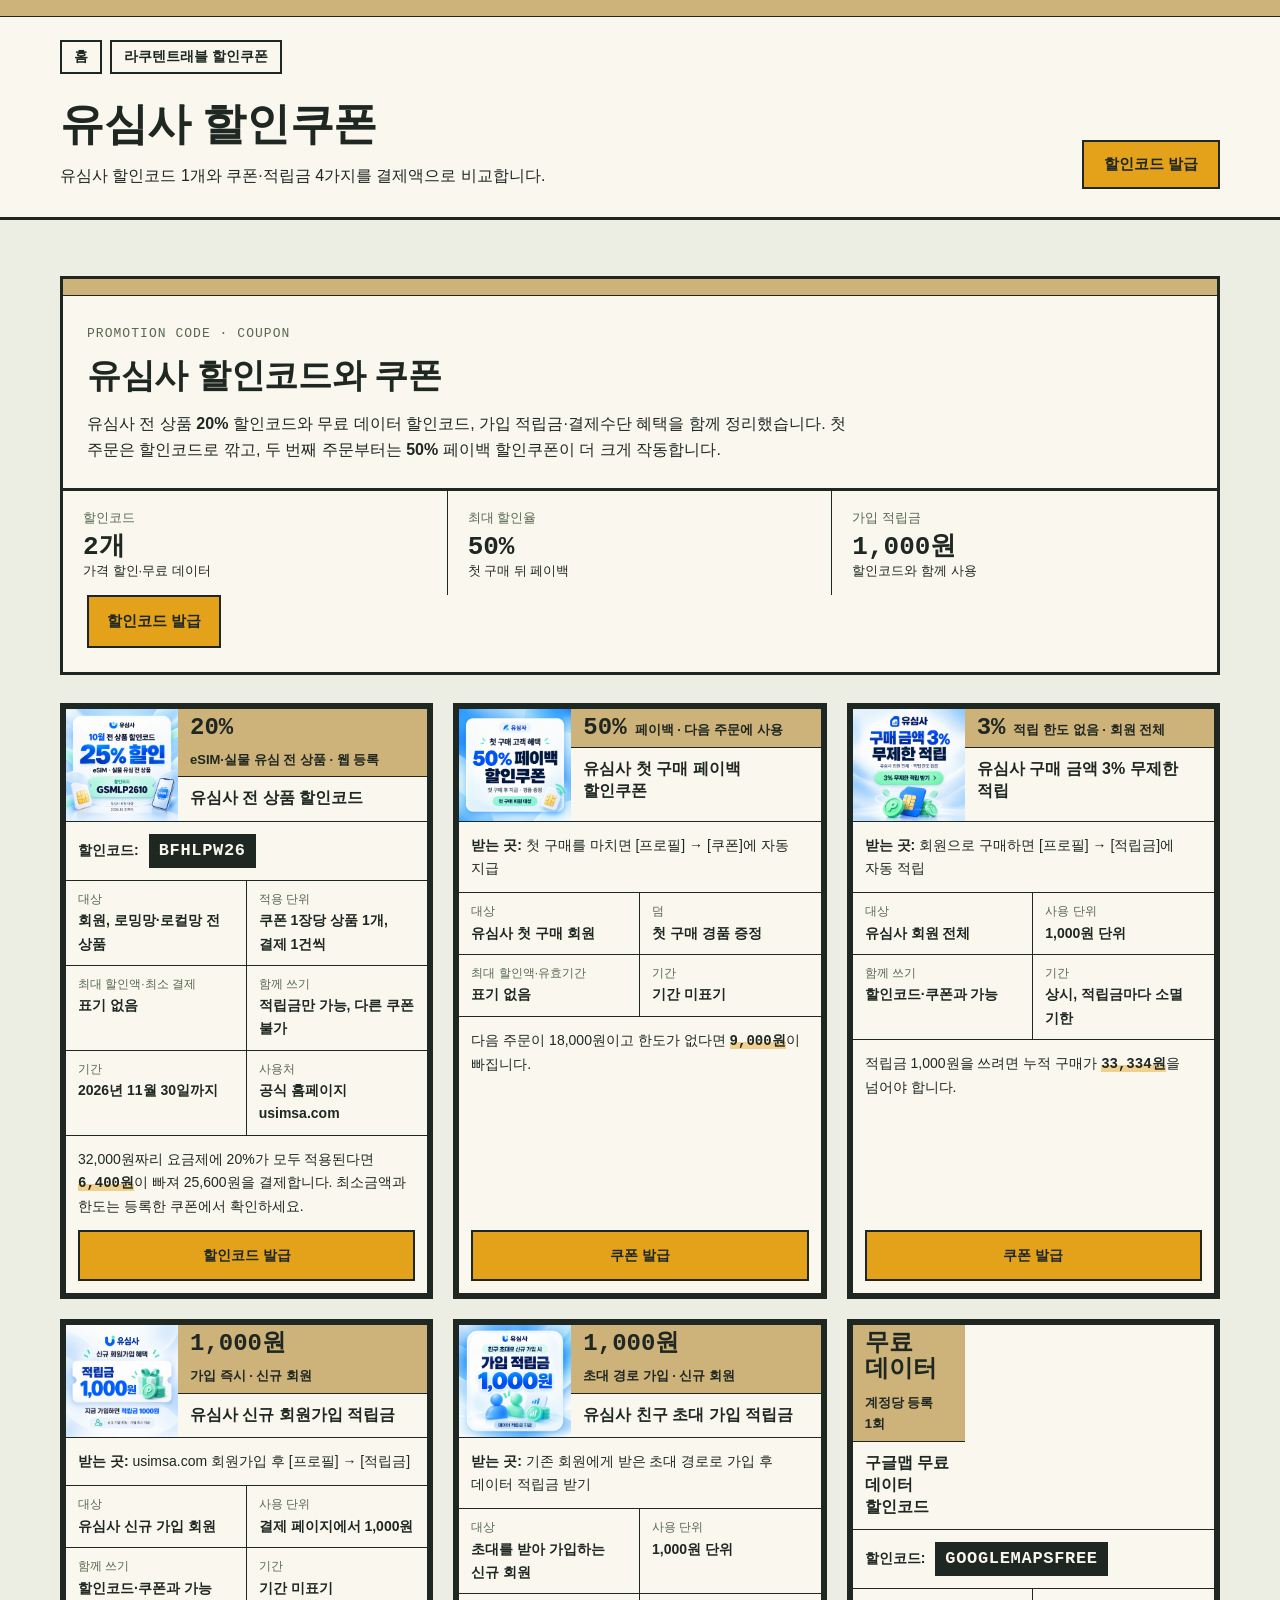
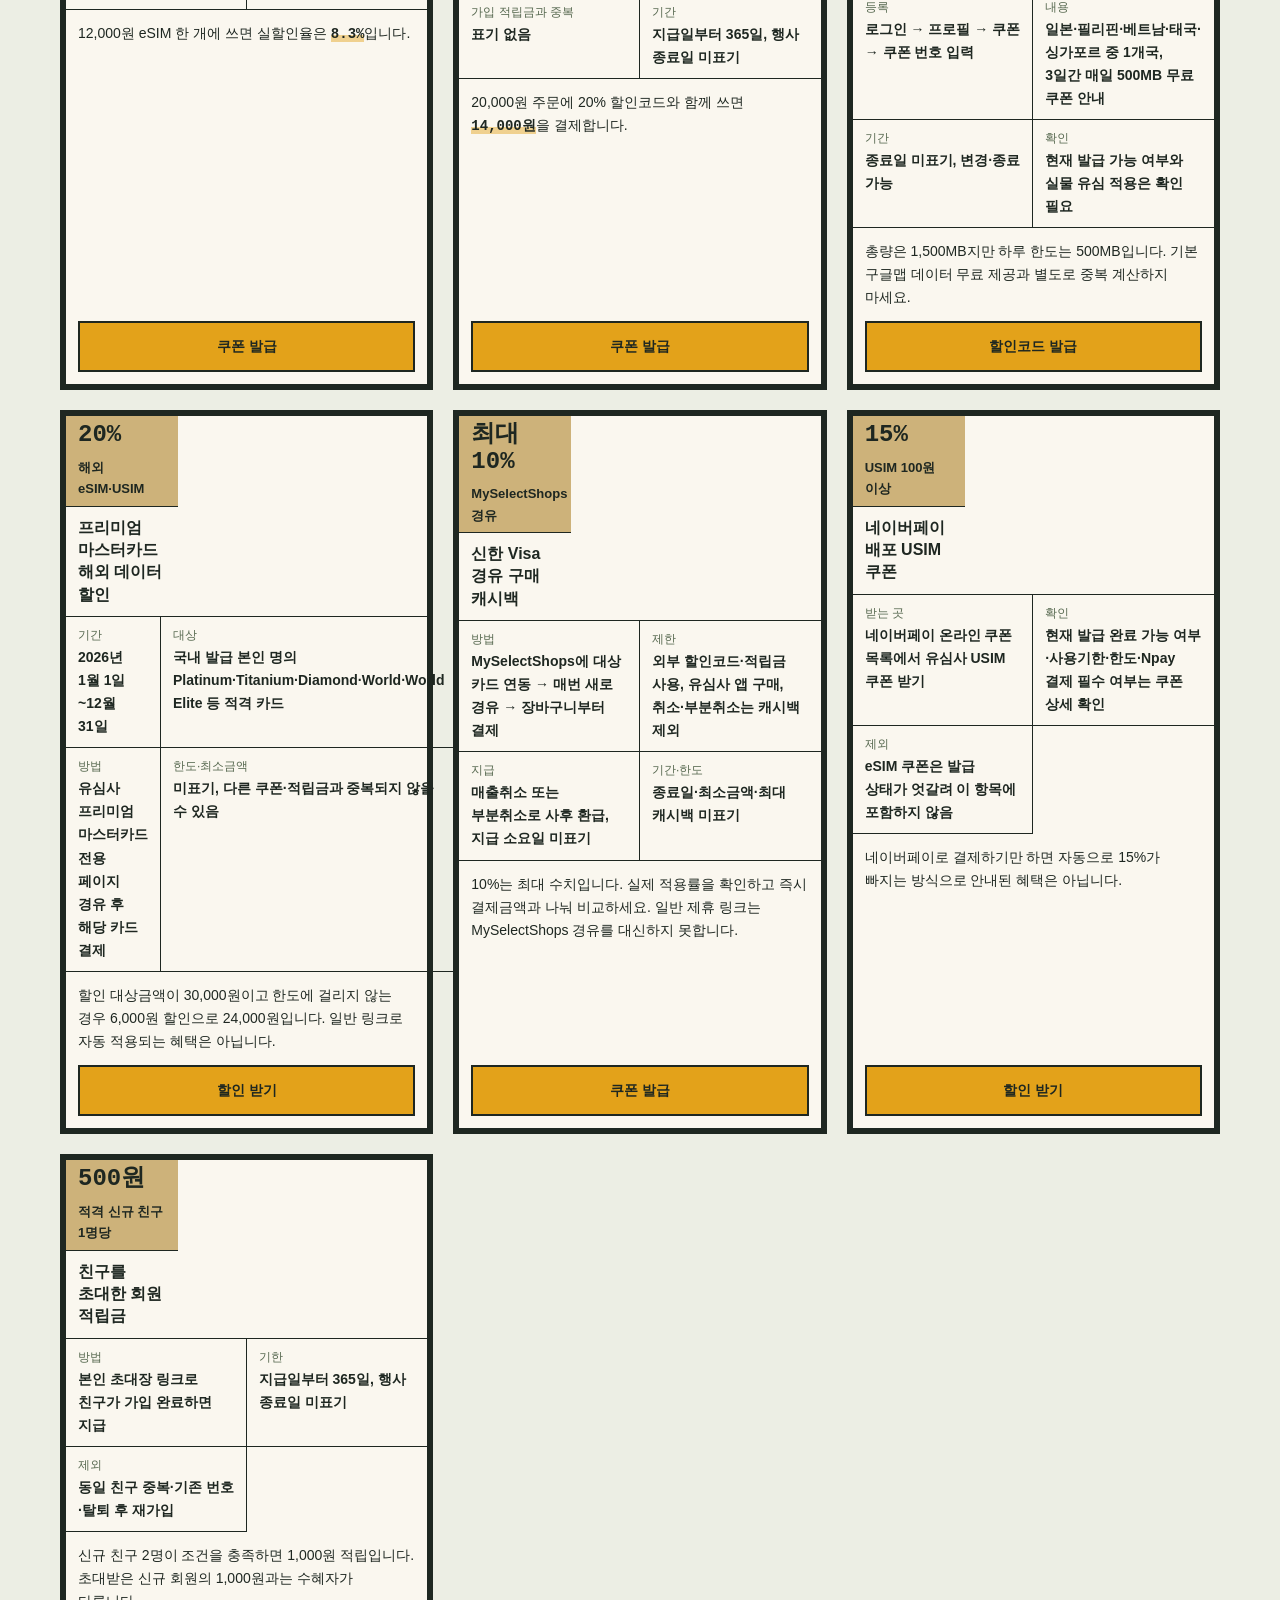
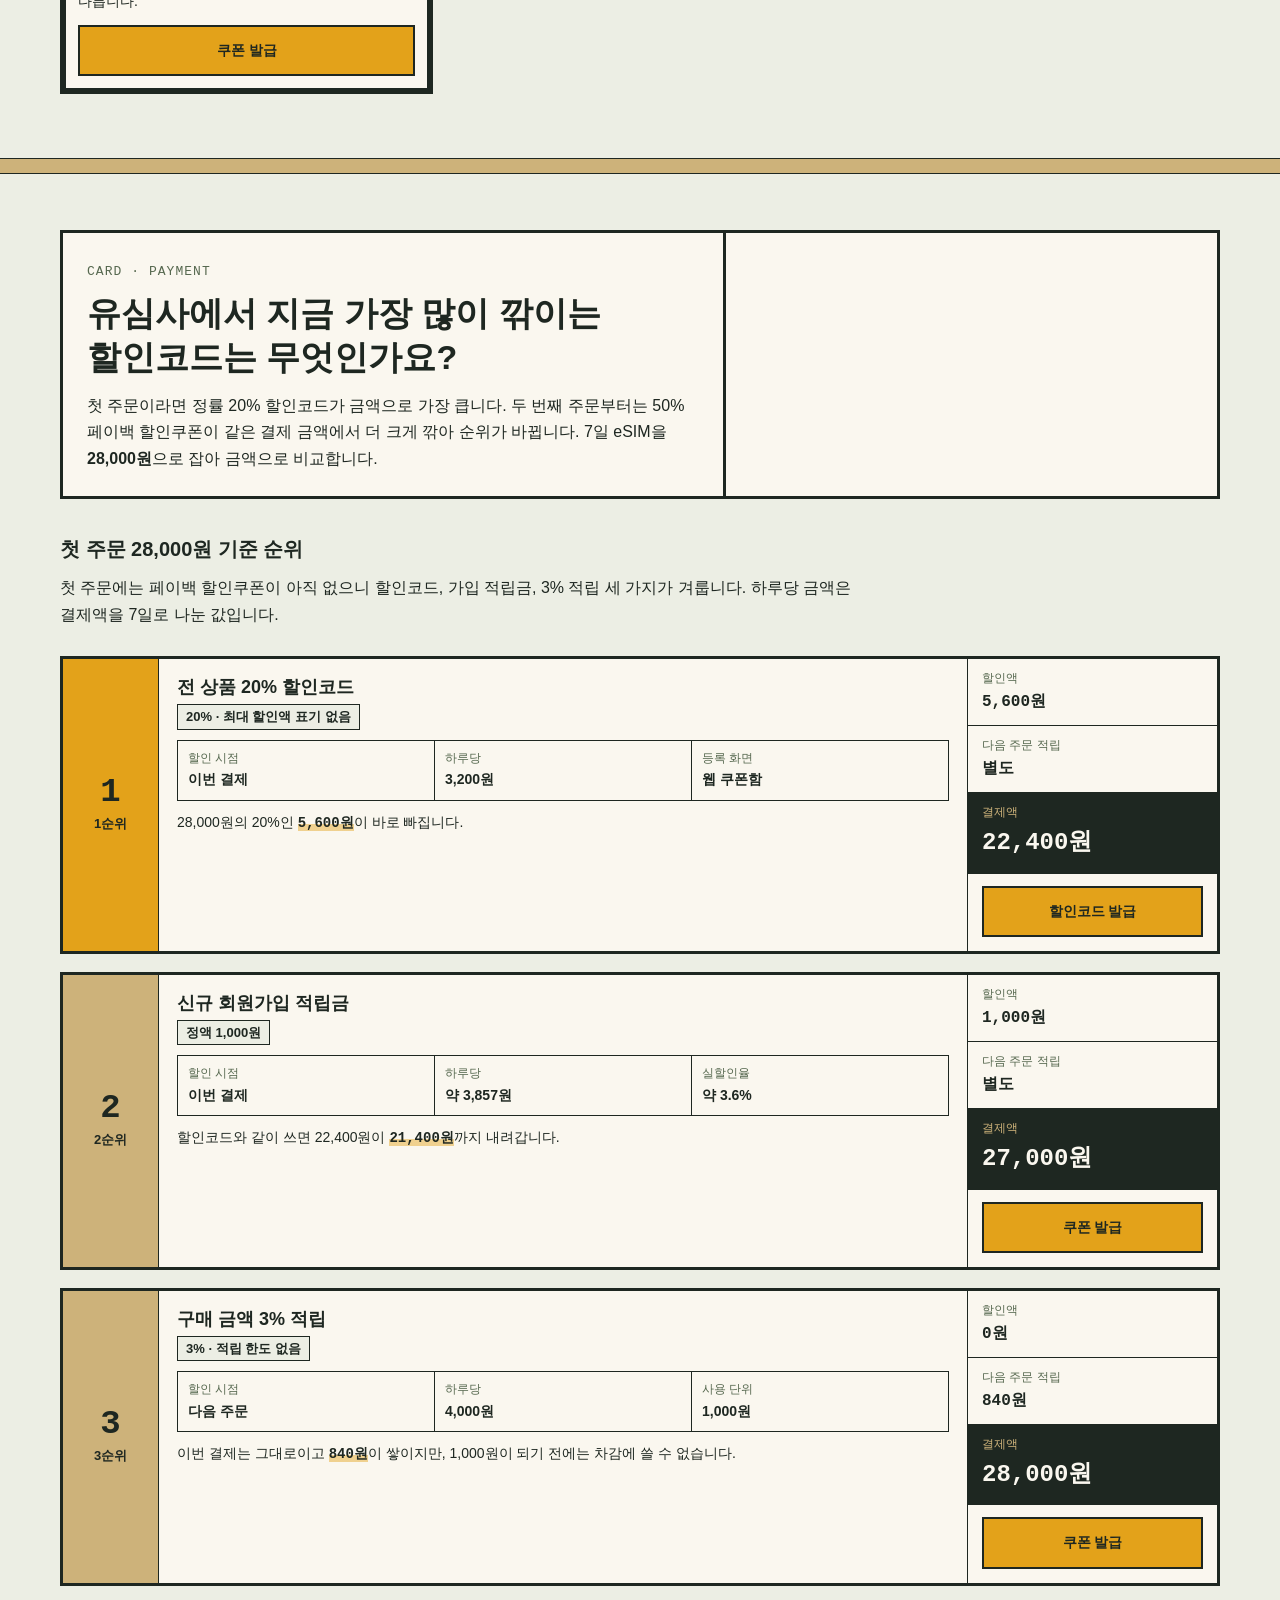
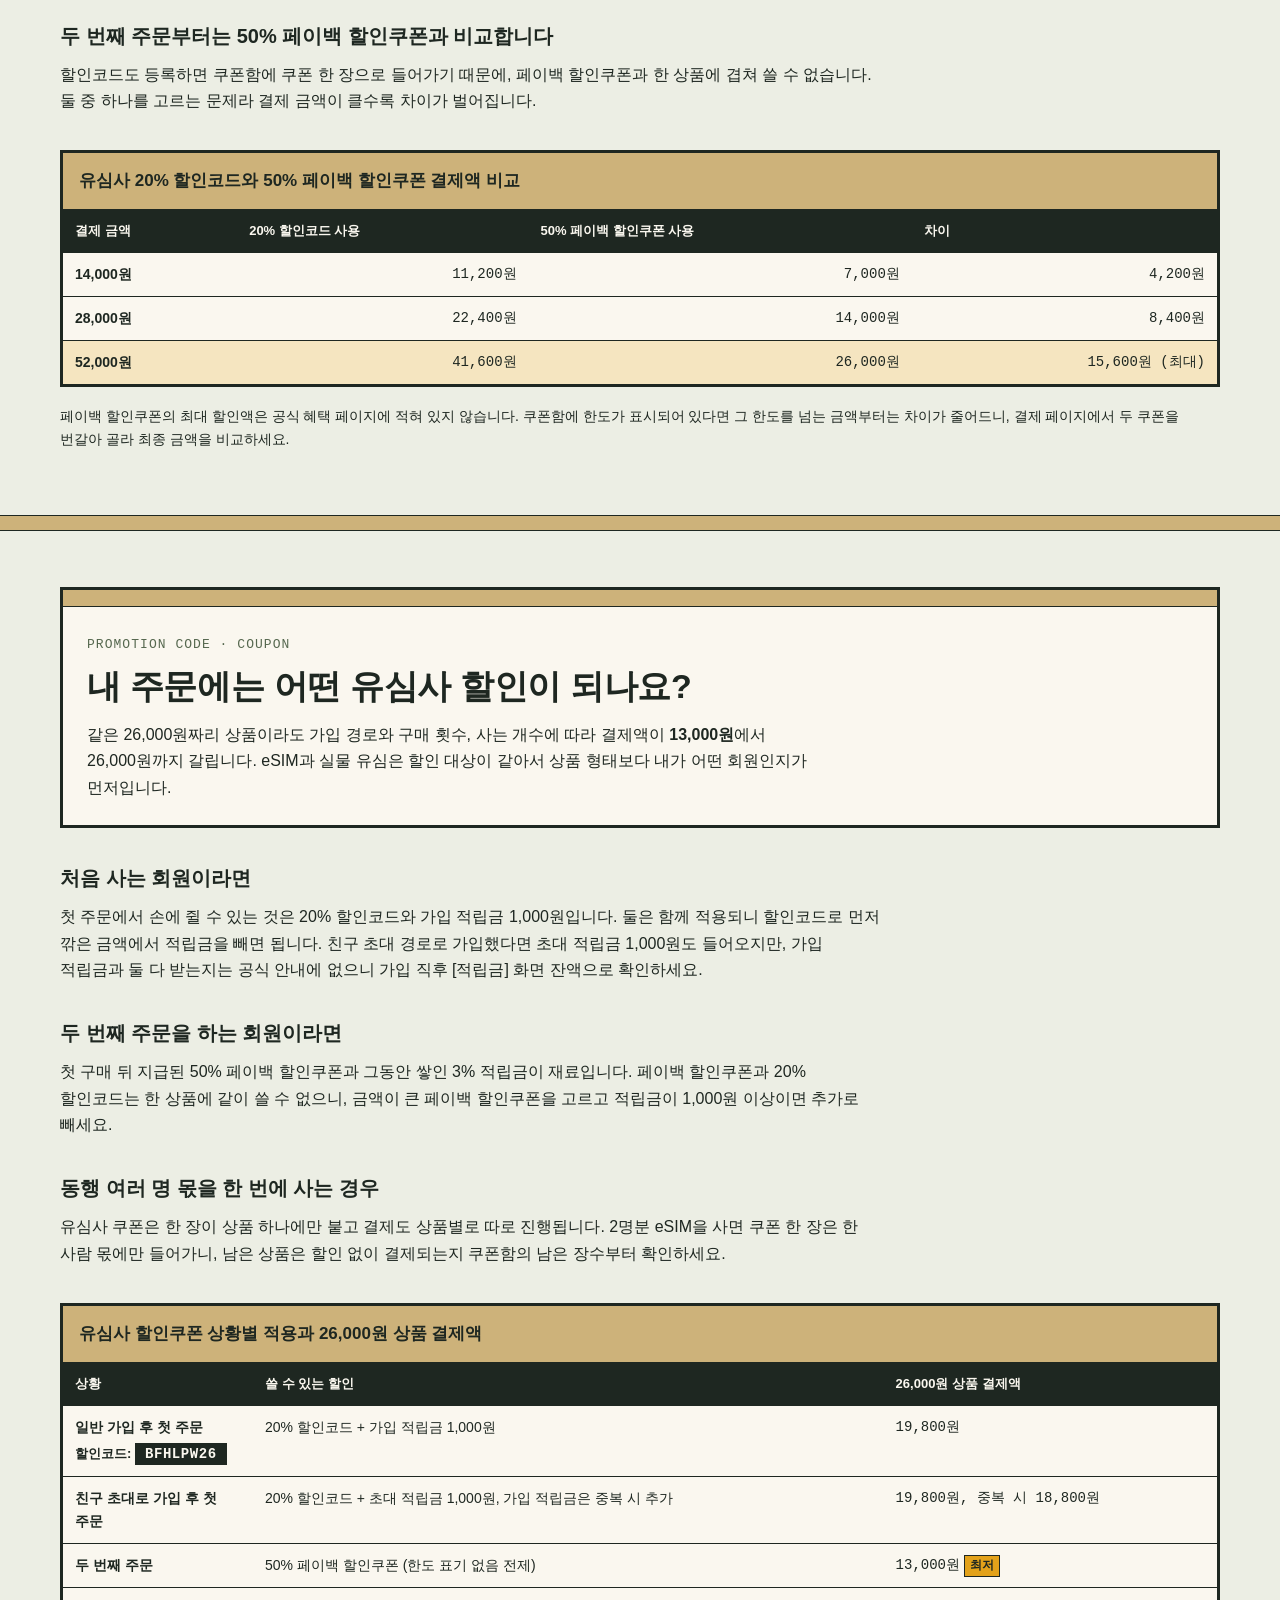
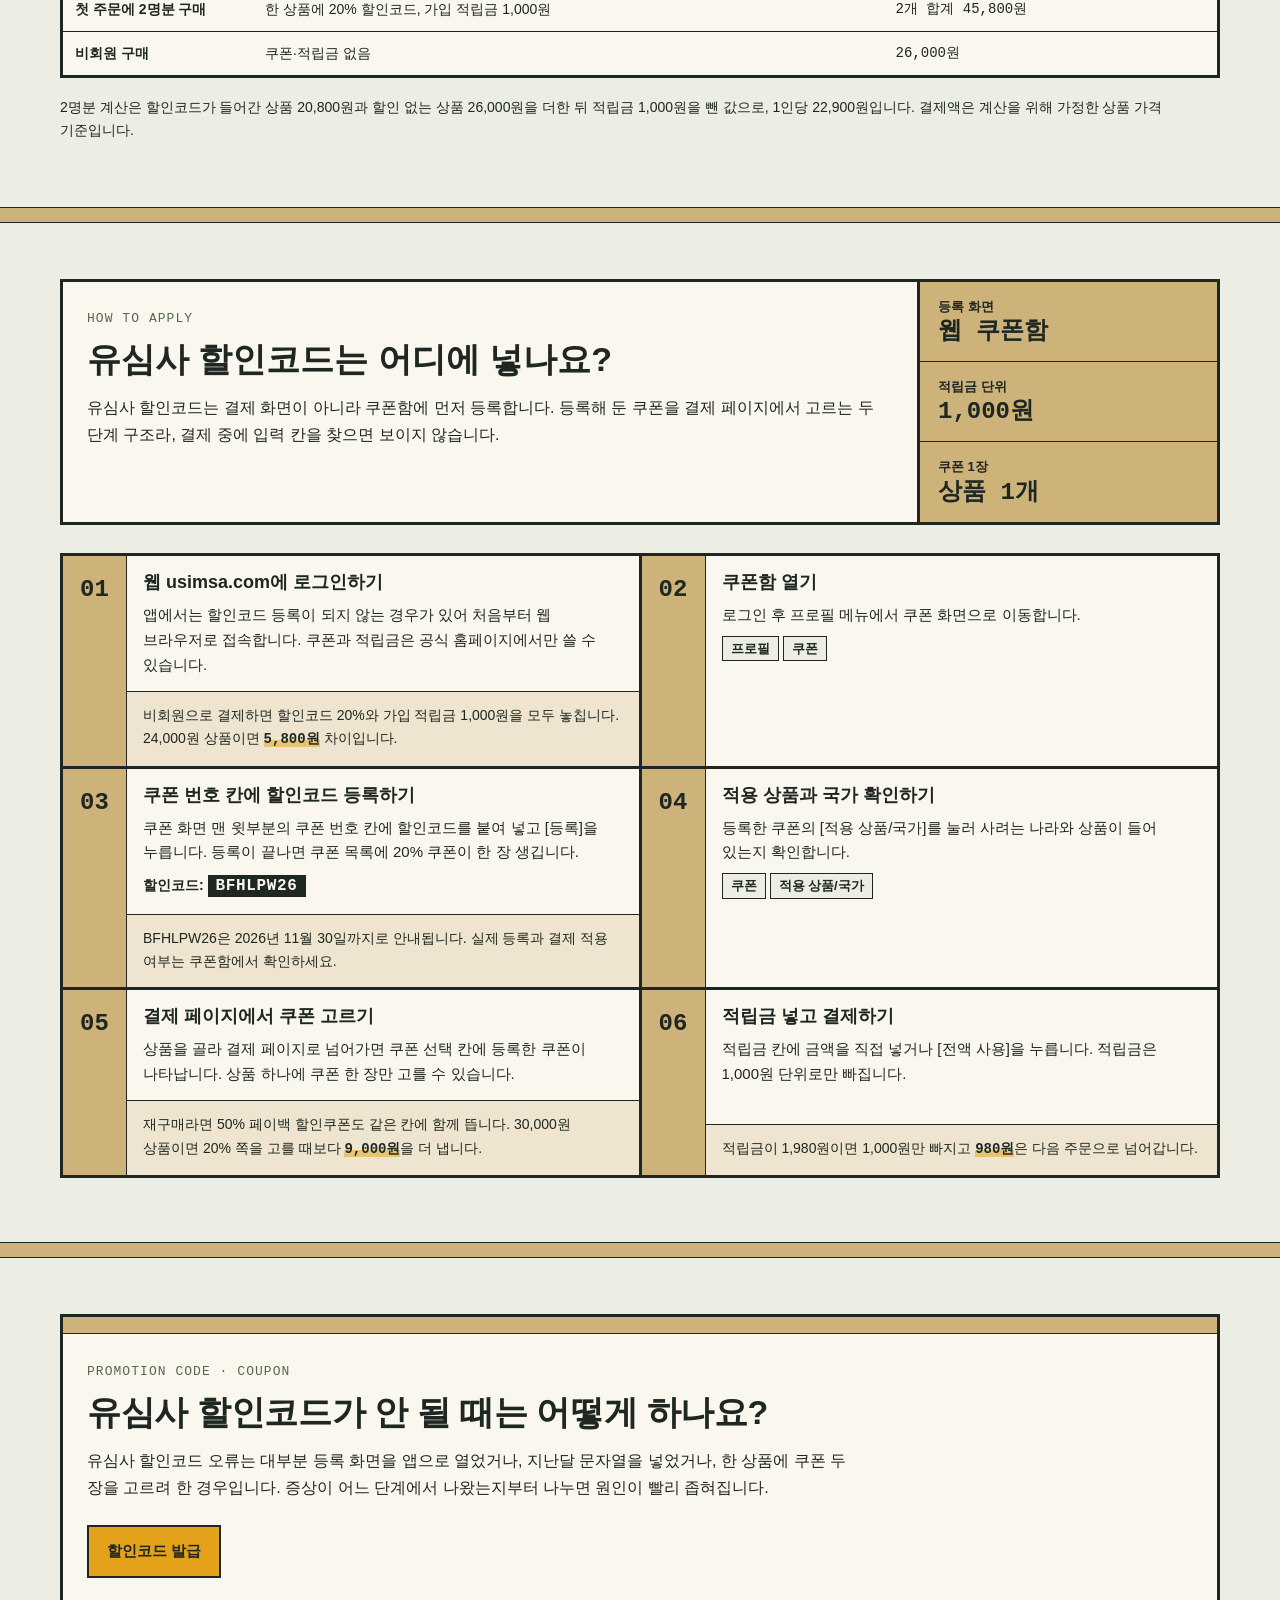
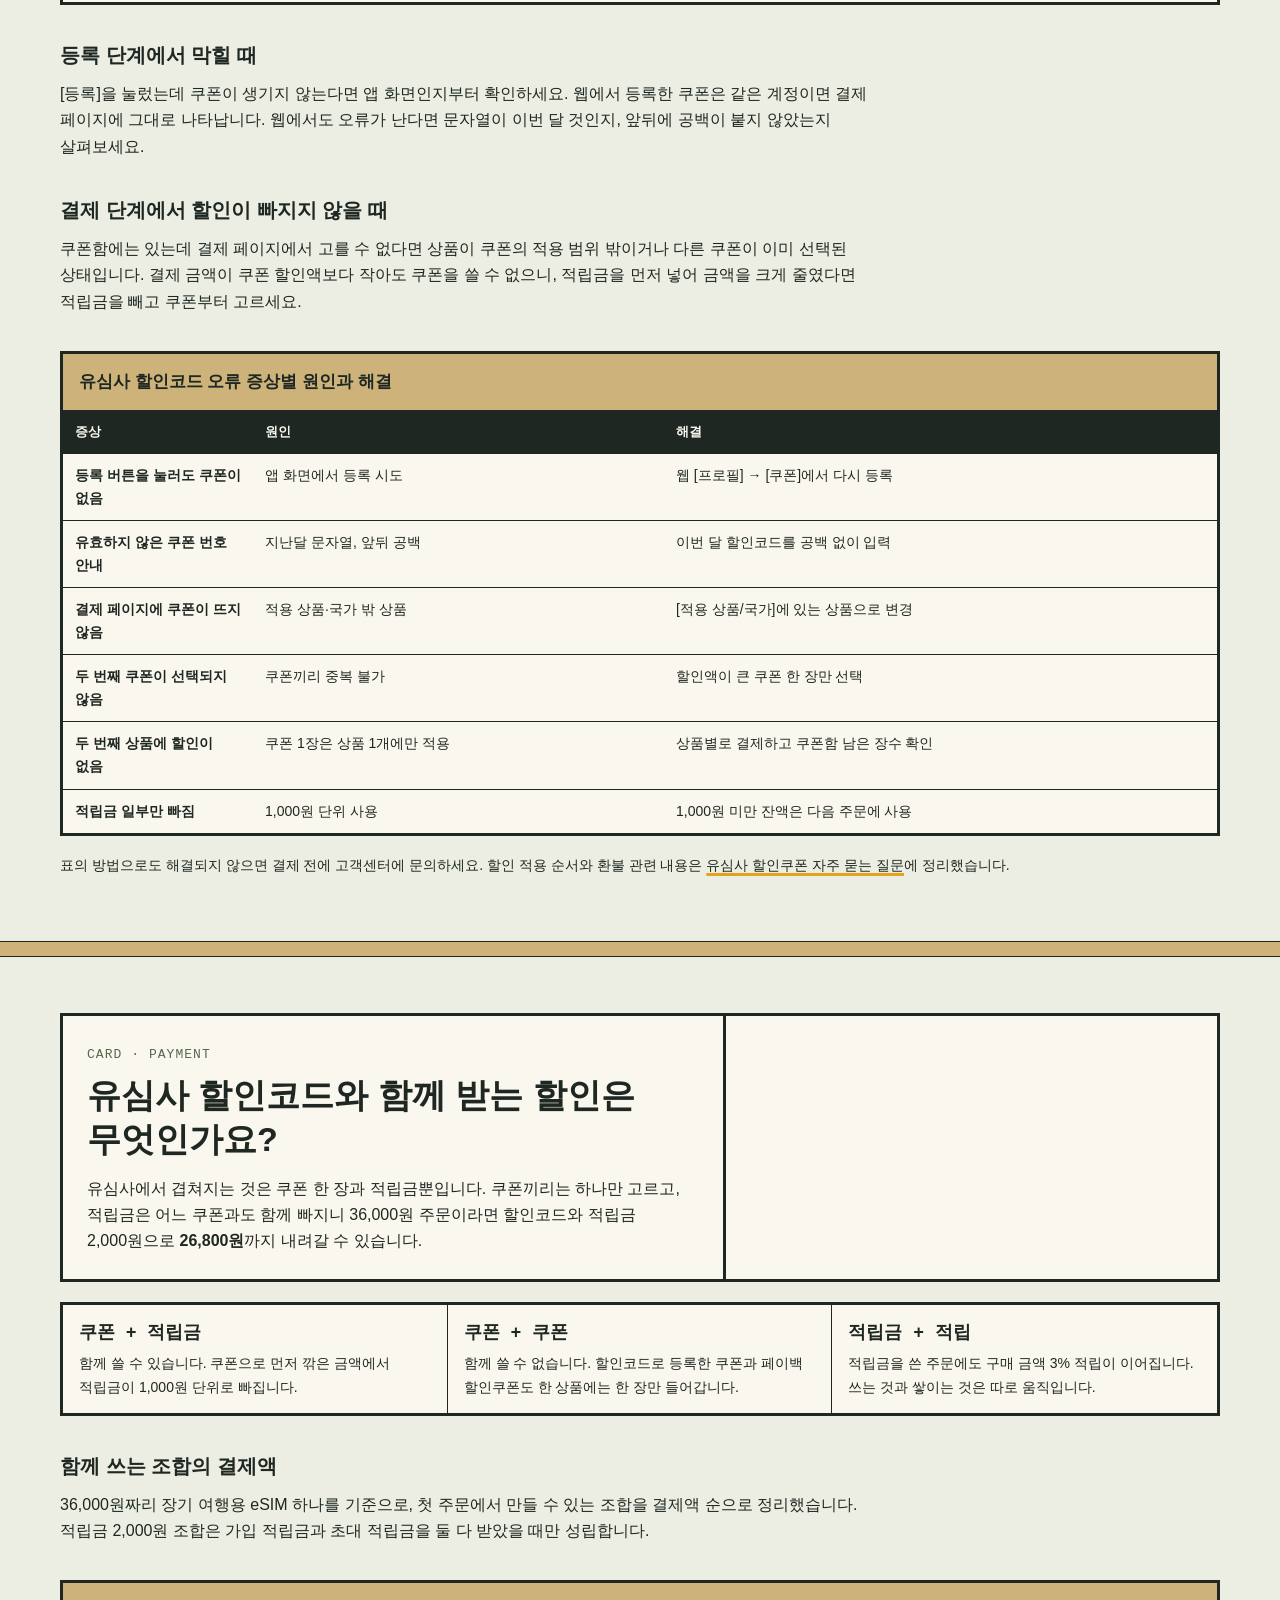
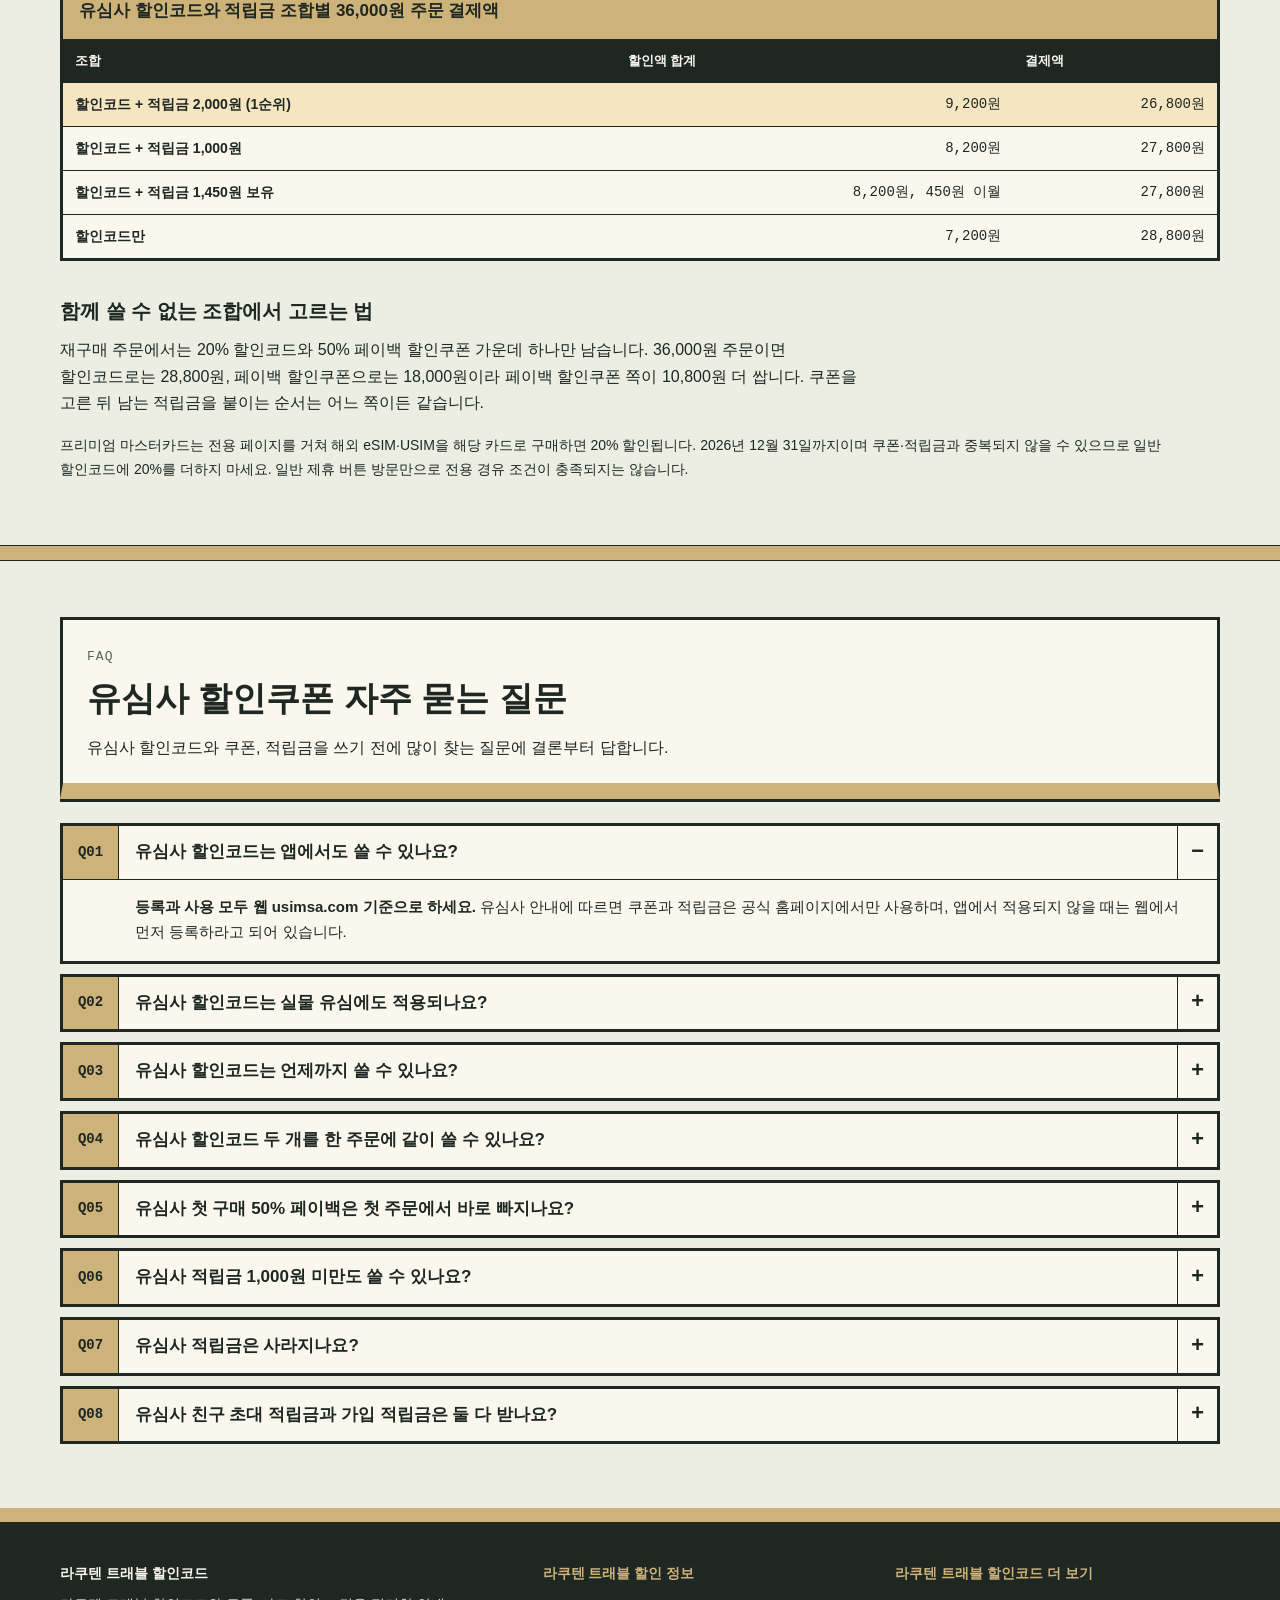
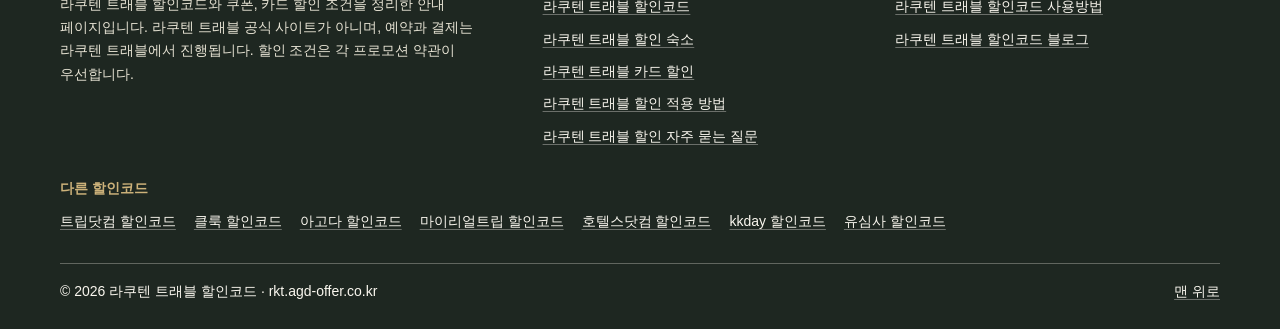
<file: usimsa/index.html>
<!DOCTYPE html>
<html lang="ko">
<head>
<meta charset="UTF-8">
<meta name="viewport" content="width=device-width, initial-scale=1.0">
<title>유심사 할인쿠폰</title>
<meta name="description" content="유심사 전 상품 20% 할인코드와 첫 구매 뒤 받는 50% 페이백 할인쿠폰, 적립금 1,000원을 함께 쓰는 순서와 결제액을 계산해 정리했습니다.">
<meta name="robots" content="index, follow">
<link rel="canonical" href="https://rkt.agd-offer.co.kr/usimsa/">
<meta property="og:site_name" content="라쿠텐 트래블 할인코드">
<meta property="og:locale" content="ko_KR">
<meta property="og:type" content="website">
<meta property="og:title" content="유심사 할인쿠폰">
<meta property="og:description" content="유심사 전 상품 20% 할인코드와 첫 구매 뒤 받는 50% 페이백 할인쿠폰, 적립금 1,000원을 함께 쓰는 순서와 결제액을 계산해 정리했습니다.">
<meta property="og:url" content="https://rkt.agd-offer.co.kr/usimsa/">
<meta name="twitter:card" content="summary">
<meta name="twitter:title" content="유심사 할인쿠폰">
<meta name="twitter:description" content="유심사 전 상품 20% 할인코드와 첫 구매 뒤 받는 50% 페이백 할인쿠폰, 적립금 1,000원을 함께 쓰는 순서와 결제액을 계산해 정리했습니다.">
<script type="application/ld+json">{"@context":"https://schema.org","@graph":[{"@type":"WebPage","@id":"https://rkt.agd-offer.co.kr/usimsa/#webpage","url":"https://rkt.agd-offer.co.kr/usimsa/","name":"유심사 할인쿠폰","description":"유심사 전 상품 20% 할인코드와 첫 구매 뒤 받는 50% 페이백 할인쿠폰, 적립금 1,000원을 함께 쓰는 순서와 결제액을 계산해 정리했습니다.","inLanguage":"ko-KR","breadcrumb":{"@id":"https://rkt.agd-offer.co.kr/usimsa/#breadcrumb"}},{"@type":"BreadcrumbList","@id":"https://rkt.agd-offer.co.kr/usimsa/#breadcrumb","itemListElement":[{"@type":"ListItem","position":1,"name":"홈","item":"https://rkt.agd-offer.co.kr/"},{"@type":"ListItem","position":2,"name":"유심사 할인쿠폰","item":"https://rkt.agd-offer.co.kr/usimsa/"}]},{"@type":"ItemList","name":"유심사 할인코드와 쿠폰","itemListElement":[{"@type":"ListItem","position":1,"name":"유심사 전 상품 할인코드","url":"https://rkt.agd-offer.co.kr/usimsa/#c-01"},{"@type":"ListItem","position":2,"name":"유심사 첫 구매 페이백 할인쿠폰","url":"https://rkt.agd-offer.co.kr/usimsa/#c-02"},{"@type":"ListItem","position":3,"name":"유심사 구매 금액 3% 무제한 적립","url":"https://rkt.agd-offer.co.kr/usimsa/#c-03"},{"@type":"ListItem","position":4,"name":"유심사 신규 회원가입 적립금","url":"https://rkt.agd-offer.co.kr/usimsa/#c-04"},{"@type":"ListItem","position":5,"name":"유심사 친구 초대 가입 적립금","url":"https://rkt.agd-offer.co.kr/usimsa/#c-05"},{"@type":"ListItem","position":6,"name":"구글맵 무료 데이터 할인코드","url":"https://rkt.agd-offer.co.kr/usimsa/#new-s-list-0"},{"@type":"ListItem","position":7,"name":"프리미엄 마스터카드 해외 데이터 할인","url":"https://rkt.agd-offer.co.kr/usimsa/#new-s-list-1"},{"@type":"ListItem","position":8,"name":"신한 Visa 경유 구매 캐시백","url":"https://rkt.agd-offer.co.kr/usimsa/#new-s-list-2"},{"@type":"ListItem","position":9,"name":"네이버페이 배포 USIM 쿠폰","url":"https://rkt.agd-offer.co.kr/usimsa/#new-s-list-3"},{"@type":"ListItem","position":10,"name":"친구를 초대한 회원 적립금","url":"https://rkt.agd-offer.co.kr/usimsa/#new-s-list-4"}],"numberOfItems":10},{"@type":"FAQPage","mainEntity":[{"@type":"Question","name":"유심사 할인코드는 앱에서도 쓸 수 있나요?","acceptedAnswer":{"@type":"Answer","text":"등록과 사용 모두 웹 usimsa.com 기준으로 하세요. 유심사 안내에 따르면 쿠폰과 적립금은 공식 홈페이지에서만 사용하며, 앱에서 적용되지 않을 때는 웹에서 먼저 등록하라고 되어 있습니다."}},{"@type":"Question","name":"유심사 할인코드는 실물 유심에도 적용되나요?","acceptedAnswer":{"@type":"Answer","text":"네, eSIM과 실물 유심 모두 전 상품 대상으로 안내되어 있습니다. 로밍망과 로컬망 상품도 구분하지 않지만, 결제 전에 쿠폰의 [적용 상품/국가]에서 사려는 상품이 포함되는지 확인하세요."}},{"@type":"Question","name":"유심사 할인코드는 언제까지 쓸 수 있나요?","acceptedAnswer":{"@type":"Answer","text":"BFHLPW26은 2026년 11월 30일까지로 안내됩니다. 할인코드: BFHLPW26 . 제휴 안내의 20% 혜택이며 등록·결제 성공을 보장하지 않습니다."}},{"@type":"Question","name":"유심사 할인코드 두 개를 한 주문에 같이 쓸 수 있나요?","acceptedAnswer":{"@type":"Answer","text":"아니요, 상품 하나에는 쿠폰 한 장만 들어갑니다. 할인코드도 등록하면 쿠폰이 되므로 페이백 할인쿠폰과 겹치지 않습니다. 대신 적립금은 어느 쿠폰과도 함께 쓸 수 있습니다."}},{"@type":"Question","name":"유심사 첫 구매 50% 페이백은 첫 주문에서 바로 빠지나요?","acceptedAnswer":{"@type":"Answer","text":"아니요, 첫 구매를 마친 뒤 다음 주문용 할인쿠폰으로 지급됩니다. 그래서 첫 주문은 20% 할인코드로 결제하고, 50%는 다음 여행 상품에서 쓰는 순서가 됩니다. 한도와 유효기간은 지급된 쿠폰에서 확인하세요."}},{"@type":"Question","name":"유심사 적립금 1,000원 미만도 쓸 수 있나요?","acceptedAnswer":{"@type":"Answer","text":"아니요, 적립금은 1,000원 단위로만 차감됩니다. 잔액이 1,450원 이면 이번 주문에서 1,000원만 쓰이고 나머지는 남습니다."}},{"@type":"Question","name":"유심사 적립금은 사라지나요?","acceptedAnswer":{"@type":"Answer","text":"네, 적립금마다 소멸 기한이 있습니다. [프로필] → [적립금] 화면에 소멸 예정 금액이 표시되니, 다음 여행이 멀다면 기한 안에 쓸 수 있는지 먼저 보세요."}},{"@type":"Question","name":"유심사 친구 초대 적립금과 가입 적립금은 둘 다 받나요?","acceptedAnswer":{"@type":"Answer","text":"공식 안내에는 둘의 중복 여부가 적혀 있지 않습니다. 초대 경로로 가입한 뒤 [적립금] 잔액이 2,000원 인지 1,000원인지로 확인할 수 있습니다."}}]}]}</script>
<style>
html{scroll-behavior:smooth}
body{margin:0;background:#ECEEE4;color:#1E2721;font-family:-apple-system,BlinkMacSystemFont,"Apple SD Gothic Neo","Pretendard","Noto Sans KR",sans-serif;-webkit-text-size-adjust:100%}
.rx :where(h1,p,dl,dt,dd,ul,li){margin:0;padding:0}
.rx :where(*,*::before,*::after){box-sizing:border-box}
.rx-top{background:#FAF7EF;border-bottom:3px solid #1E2721;position:relative;padding:40px 16px 28px;word-break:keep-all}
.rx-top::before{content:"";position:absolute;left:0;right:0;top:0;height:16px;background:#CDB27A;border-bottom:1px solid #1E2721}
.rx-inner{max-width:1160px;margin:0 auto}
.rx-top-grid{display:grid;grid-template-columns:minmax(0,1fr) auto;gap:24px;align-items:end}
.rx-top h1{font-size:clamp(28px,5vw,44px);line-height:1.2;font-weight:800;letter-spacing:-.01em}
.rx-desc{margin-top:12px;font-size:16px;line-height:1.65;max-width:720px}
.rx-stats{display:grid;grid-template-columns:repeat(4,minmax(0,1fr));margin-top:20px;border:3px solid #1E2721;max-width:720px}
.rx-stats>div{padding:10px 14px;border-right:1px solid #1E2721}
.rx-stats>div:last-child{border-right:0}
.rx-stats dt{font-size:12px;color:#56684F}
.rx-stats dd{font-family:ui-monospace,SFMono-Regular,Menlo,Consolas,monospace;font-size:24px;font-weight:800;line-height:1.2}
.rx-cta{display:inline-block;background:#E3A21A;color:#1E2721;font-weight:800;font-size:15px;padding:13px 20px;border:2px solid #1E2721;text-decoration:none;text-align:center;white-space:nowrap}
.rx-cta:hover,.rx-cta:focus-visible{background:#1E2721;color:#FAF7EF}
.rx-nav{position:sticky;top:0;z-index:20;background:#1E2721;border-bottom:3px solid #CDB27A}
.rx-nav .rx-inner{display:flex;align-items:center;gap:8px;padding:0 16px}
.rx-nav ul{margin:0;padding:0;list-style:none;display:flex;gap:2px;overflow-x:auto;scrollbar-width:none;flex:1;min-width:0}
.rx-nav ul::-webkit-scrollbar{display:none}
.rx-nav a{display:block;color:#FAF7EF;text-decoration:none;font-size:14px;font-weight:700;padding:14px 12px;white-space:nowrap}
.rx-nav a:hover,.rx-nav a:focus-visible{color:#E3A21A}
.rx-nav .rx-navcta{background:#E3A21A;color:#1E2721;padding:8px 12px;border:2px solid #FAF7EF;flex:none}
.rx-nav .rx-navcta:hover,.rx-nav .rx-navcta:focus-visible{background:#FAF7EF;color:#1E2721}
.rx-sep{height:14px;background:#CDB27A;border-top:1px solid #1E2721;border-bottom:1px solid #1E2721}
.rx-foot{background:#1E2721;color:#FAF7EF;padding:40px 16px 28px;border-top:14px solid #CDB27A;word-break:keep-all;line-height:1.65}
.rx-foot-grid{display:grid;grid-template-columns:minmax(0,1.4fr) minmax(0,1fr) minmax(0,1fr);gap:28px}
.rx-foot-name{font-size:20px;font-weight:800}
.rx-foot p{font-size:14px}
.rx-foot-name+p{margin-top:8px;color:#E6E2D3}
.rx-foot-title{font-size:13px;font-weight:800;color:#CDB27A;margin-bottom:8px}
.rx-foot ul{list-style:none;display:grid;gap:6px}
.rx-foot a{color:#FAF7EF;font-size:14px;text-decoration:underline;text-decoration-color:rgba(250,247,239,.35);text-underline-offset:3px}
.rx-foot a:hover,.rx-foot a:focus-visible{text-decoration-color:#E3A21A}
.rx-pages{margin-bottom:22px}
.rx-pages ul{list-style:none;display:flex;gap:8px;overflow-x:auto;scrollbar-width:none;padding-bottom:2px}
.rx-pages ul::-webkit-scrollbar{display:none}
.rx-pages a{display:block;white-space:nowrap;font-size:14px;font-weight:700;color:#1E2721;background:#FAF7EF;border:2px solid #1E2721;padding:6px 12px;text-decoration:none}
.rx-pages a:hover,.rx-pages a:focus-visible{background:#E3A21A;color:#1E2721}
.rx-pages a[aria-current="page"]{background:#1E2721;color:#FAF7EF}
.rx-foot-more{margin-top:28px}
.rx-foot-more ul{display:flex;flex-wrap:wrap;gap:6px 18px}
.rx-foot-bottom{display:flex;justify-content:space-between;gap:12px;flex-wrap:wrap;margin-top:28px;padding-top:16px;border-top:1px solid rgba(250,247,239,.3);font-size:13px}
@media (max-width:760px){
.rx-top{padding:32px 16px 22px}
.rx-top-grid{grid-template-columns:1fr;gap:16px}
.rx-stats{grid-template-columns:repeat(2,minmax(0,1fr))}
.rx-stats>div:nth-child(2){border-right:0}
.rx-stats>div:nth-child(-n+2){border-bottom:1px solid #1E2721}
.rx-cta{display:block}
.rx-nav .rx-inner{padding:0 0 0 8px}
.rx-nav .rx-navcta{margin-right:8px;font-size:13px}
.rx-foot-grid{grid-template-columns:1fr;gap:22px}
}
</style>
<style>
.rc :where(h2,h3,p,dl,dt,dd,figure,table,caption,th,td,ul,li){margin:0;padding:0}
.rc :where(*,*::before,*::after){box-sizing:border-box}
.rc{--rc-bg:#ECEEE4;--rc-ink:#1E2721;--rc-paper:#FAF7EF;--rc-kraft:#CDB27A;--rc-moss:#56684F;--rc-point:#E3A21A;background:var(--rc-bg);color:var(--rc-ink);font-family:-apple-system,BlinkMacSystemFont,"Apple SD Gothic Neo","Pretendard","Noto Sans KR",sans-serif;line-height:1.65;word-break:keep-all;padding:56px 16px 64px;scroll-margin-top:72px}
.rc-wrap{max-width:1160px;margin:0 auto}
.rc-head{border:3px solid var(--rc-ink);background:var(--rc-paper);display:grid;grid-template-columns:1fr;position:relative}
.rc-head::before{content:"";position:absolute;left:0;right:0;top:0;height:16px;background:var(--rc-kraft);border-bottom:1px solid var(--rc-ink)}
.rc-intro{padding:44px 24px 24px}
.rc-intro::before{content:"PROMOTION CODE · COUPON";display:block;font-family:ui-monospace,SFMono-Regular,Menlo,Consolas,monospace;font-size:13px;letter-spacing:.08em;color:var(--rc-moss);margin-bottom:8px}
.rc h2{font-size:clamp(24px,4vw,34px);line-height:1.3;font-weight:800;letter-spacing:-.01em}
.rc-lead{margin-top:14px;font-size:16px;max-width:760px}
.rc-lead a,.rc-note a{color:var(--rc-ink);text-decoration:underline;text-decoration-color:var(--rc-point);text-decoration-thickness:3px;text-underline-offset:3px}
.rc-stats{display:grid;grid-template-columns:repeat(3,1fr);border-top:3px solid var(--rc-ink)}
.rc-stats>div{padding:16px 20px;border-right:1px solid var(--rc-ink)}
.rc-stats>div:last-child{border-right:0}
.rc-stats dt{font-size:13px;color:var(--rc-moss)}
.rc-stats dd{font-family:ui-monospace,SFMono-Regular,Menlo,Consolas,monospace;font-size:26px;font-weight:700;line-height:1.2;margin-top:4px}
.rc-stats dd small{font-family:-apple-system,BlinkMacSystemFont,"Apple SD Gothic Neo","Noto Sans KR",sans-serif;font-size:13px;font-weight:500;display:block;color:var(--rc-ink)}
.rc-headcta{display:flex;flex-wrap:wrap;gap:12px;align-items:center;padding:0 24px 24px}
.rc-btn{display:inline-block;background:var(--rc-point);color:var(--rc-ink);font-weight:800;font-size:15px;padding:12px 18px;border:2px solid var(--rc-ink);text-decoration:none}
.rc-btn:hover,.rc-btn:focus-visible{background:var(--rc-ink);color:var(--rc-paper)}
.rc-list{list-style:none;display:grid;grid-template-columns:repeat(3,minmax(0,1fr));gap:20px;margin-top:28px}
.rc-card{background:var(--rc-ink);padding:6px;display:flex;flex-direction:column;height:100%}
.rc-box{background:var(--rc-paper);display:flex;flex-direction:column;flex:1}
.rc-top{display:grid;grid-template-columns:112px 1fr;border-bottom:1px solid var(--rc-ink)}
.rc-thumb{border-right:1px solid var(--rc-ink);background:var(--rc-kraft)}
.rc-thumb img{display:block;width:112px;height:112px;object-fit:cover;color:transparent;font-size:0}
.rc-title{display:flex;flex-direction:column}
.rc-band{background:var(--rc-kraft);border-bottom:1px solid var(--rc-ink);padding:6px 12px;display:flex;align-items:baseline;gap:8px;flex-wrap:wrap}
.rc-rate{font-family:ui-monospace,SFMono-Regular,Menlo,Consolas,monospace;font-size:24px;font-weight:800;line-height:1.1}
.rc-cap{font-size:13px;font-weight:600}
.rc h3{font-size:16px;line-height:1.4;font-weight:800;padding:10px 12px}
.rc-code{display:flex;flex-wrap:wrap;align-items:center;gap:6px 10px;padding:12px;border-bottom:1px solid var(--rc-ink);font-size:14px;font-weight:700}
.rc code{font-family:ui-monospace,SFMono-Regular,Menlo,Consolas,monospace;font-size:17px;font-weight:800;background:var(--rc-ink);color:var(--rc-paper);padding:3px 10px;user-select:all;-webkit-user-select:all;word-break:break-all;letter-spacing:.04em}
.rc-get{padding:12px;border-bottom:1px solid var(--rc-ink);font-size:14px}
.rc-get b{font-weight:700}
.rc-grid{display:grid;grid-template-columns:1fr 1fr}
.rc-grid>div{padding:9px 12px;border-bottom:1px solid var(--rc-ink)}
.rc-grid>div:nth-child(odd){border-right:1px solid var(--rc-ink)}
.rc-grid dt{font-size:12px;color:var(--rc-moss)}
.rc-grid dd{font-size:14px;font-weight:600}
.rc-calc{padding:12px;font-size:14px;flex:1}
.rc-calc strong{font-family:ui-monospace,SFMono-Regular,Menlo,Consolas,monospace;font-weight:800;background:linear-gradient(transparent 58%,rgba(227,162,26,.45) 58%)}
.rc-card .rc-btn{display:block;text-align:center;margin:0 12px 12px;font-size:14px}
.rc-tablewrap{margin-top:36px;border:3px solid var(--rc-ink);background:var(--rc-paper)}
.rc table{width:100%;border-collapse:collapse;font-size:14px}
.rc caption{text-align:left;font-weight:800;font-size:17px;padding:14px 16px;background:var(--rc-kraft);border-bottom:1px solid var(--rc-ink)}
.rc th,.rc td{border-bottom:1px solid var(--rc-ink);padding:10px 12px;text-align:left;vertical-align:top}
.rc thead th{font-size:13px;color:var(--rc-paper);background:var(--rc-ink);font-weight:700}
.rc tbody th{font-weight:800}
.rc tbody tr:last-child th,.rc tbody tr:last-child td{border-bottom:0}
.rc td.rc-num{font-family:ui-monospace,SFMono-Regular,Menlo,Consolas,monospace;white-space:nowrap}
.rc-top1{display:inline-block;margin-left:4px;font-family:-apple-system,BlinkMacSystemFont,"Apple SD Gothic Neo","Noto Sans KR",sans-serif;font-size:12px;font-weight:800;background:var(--rc-point);border:1px solid var(--rc-ink);padding:0 5px}
.rc th .rc-tcode{display:block;margin-top:4px;font-size:13px;font-weight:700}
.rc th .rc-tcode code{font-size:14px;white-space:nowrap;word-break:normal}
.rc thead th:first-child{width:190px}
.rc-note{margin-top:18px;font-size:14px;color:var(--rc-ink)}
@media (max-width:1000px){.rc-list{grid-template-columns:repeat(2,minmax(0,1fr))}}
@media (max-width:760px){
.rc{padding:40px 16px 48px}
.rc-intro{padding:38px 16px 18px}
.rc-headcta{padding:0 16px 18px}
.rc-stats{grid-template-columns:1fr}
.rc-stats>div{border-right:0;border-bottom:1px solid var(--rc-ink);padding:12px 16px}
.rc-stats>div:last-child{border-bottom:0}
.rc-list{grid-template-columns:1fr}
.rc table,.rc tbody,.rc tr,.rc th,.rc td,.rc caption{display:block;width:100%}
.rc thead{position:absolute;width:1px;height:1px;overflow:hidden;clip:rect(0 0 0 0);white-space:nowrap}
.rc tbody tr{border-bottom:3px solid var(--rc-ink)}
.rc tbody tr:last-child{border-bottom:0}
.rc tbody th{background:var(--rc-kraft);border-bottom:1px solid var(--rc-ink)}
.rc td{display:grid;grid-template-columns:118px minmax(0,1fr);gap:10px;border-bottom:1px solid rgba(30,39,33,.25)}
.rc td::before{content:attr(data-label);font-family:-apple-system,BlinkMacSystemFont,"Apple SD Gothic Neo","Noto Sans KR",sans-serif;font-size:12px;font-weight:700;color:var(--rc-moss)}
.rc td.rc-num{white-space:normal}
.rc tbody tr td:last-child{border-bottom:0}
}
@media (max-width:360px){
.rc-top{grid-template-columns:88px 1fr}
.rc-thumb img{width:88px;height:88px}
.rc-grid{grid-template-columns:1fr}
.rc-grid>div:nth-child(odd){border-right:0}
.rc td{grid-template-columns:96px minmax(0,1fr)}
}
.rh :where(h2,h3,p,dl,dt,dd,table,caption,th,td,ul,li){margin:0;padding:0}
.rh :where(*,*::before,*::after){box-sizing:border-box}
.rh{--rh-bg:#ECEEE4;--rh-ink:#1E2721;--rh-paper:#FAF7EF;--rh-kraft:#CDB27A;--rh-moss:#56684F;--rh-point:#E3A21A;background:var(--rh-bg);color:var(--rh-ink);font-family:-apple-system,BlinkMacSystemFont,"Apple SD Gothic Neo","Pretendard","Noto Sans KR",sans-serif;line-height:1.65;word-break:keep-all;padding:56px 16px 64px;scroll-margin-top:72px}
.rh-wrap{max-width:1160px;margin:0 auto}
.rh-head{border:3px solid var(--rh-ink);background:var(--rh-paper);display:grid;grid-template-columns:44px minmax(0,1fr)}
.rh-head::before{content:"";background:var(--rh-kraft);border-right:1px solid var(--rh-ink)}
.rh-intro{padding:28px 24px 22px}
.rh-intro::before{content:"HOTEL · RYOKAN SALE";display:block;font-family:ui-monospace,SFMono-Regular,Menlo,Consolas,monospace;font-size:13px;letter-spacing:.08em;color:var(--rh-moss);margin-bottom:8px}
.rh h2{font-size:clamp(24px,4vw,34px);line-height:1.3;font-weight:800}
.rh-lead{margin-top:14px;font-size:16px;max-width:820px}
.rh-lead a,.rh-note a,.rh-body a{color:var(--rh-ink);text-decoration:underline;text-decoration-color:var(--rh-point);text-decoration-thickness:3px;text-underline-offset:3px}
.rh-stats{display:grid;grid-template-columns:repeat(4,minmax(0,1fr));margin-top:20px;border:1px solid var(--rh-ink)}
.rh-stats>div{padding:12px 14px;border-right:1px solid var(--rh-ink)}
.rh-stats>div:last-child{border-right:0}
.rh-stats dt{font-size:13px;color:var(--rh-moss)}
.rh-stats dd{font-family:ui-monospace,SFMono-Regular,Menlo,Consolas,monospace;font-size:24px;font-weight:800;line-height:1.25}
.rh-stats dd small{display:block;font-family:-apple-system,BlinkMacSystemFont,"Apple SD Gothic Neo","Noto Sans KR",sans-serif;font-size:12px;font-weight:500}
.rh-btn{display:inline-block;background:var(--rh-point);color:var(--rh-ink);font-weight:800;font-size:15px;padding:12px 18px;border:2px solid var(--rh-ink);text-decoration:none;text-align:center}
.rh-btn:hover,.rh-btn:focus-visible{background:var(--rh-ink);color:var(--rh-paper)}
.rh-intro .rh-btn{margin-top:18px}
.rh-list{list-style:none;display:grid;grid-template-columns:repeat(2,minmax(0,1fr));gap:0;margin-top:28px;border:3px solid var(--rh-ink);background:var(--rh-ink);gap:3px}
.rh-card{background:var(--rh-paper);display:grid;grid-template-columns:128px minmax(0,1fr);height:100%}
.rh-rate{background:var(--rh-kraft);border-right:1px solid var(--rh-ink);padding:16px 10px;display:flex;flex-direction:column;align-items:center;text-align:center}
.rh-rate b{font-family:ui-monospace,SFMono-Regular,Menlo,Consolas,monospace;font-size:32px;font-weight:800;line-height:1.1}
.rh-rate span{font-size:13px;font-weight:700;margin-top:6px}
.rh-body{padding:16px 18px 18px;display:flex;flex-direction:column;gap:10px}
.rh h3{font-size:18px;line-height:1.4;font-weight:800}
.rh-dl{display:grid;grid-template-columns:repeat(2,minmax(0,1fr));border-top:1px solid var(--rh-ink);border-left:1px solid var(--rh-ink)}
.rh-dl>div{padding:8px 10px;border-right:1px solid var(--rh-ink);border-bottom:1px solid var(--rh-ink)}
.rh-dl dt{font-size:12px;color:var(--rh-moss)}
.rh-dl dd{font-size:14px;font-weight:600}
.rh-calc{font-size:14px;flex:1}
.rh-calc strong{font-family:ui-monospace,SFMono-Regular,Menlo,Consolas,monospace;font-weight:800;background:linear-gradient(transparent 58%,rgba(227,162,26,.45) 58%)}
.rh-body .rh-btn{align-self:flex-start;font-size:14px}
.rh-tablewrap{margin-top:36px;border:3px solid var(--rh-ink);background:var(--rh-paper)}
.rh table{width:100%;border-collapse:collapse;font-size:14px}
.rh caption{text-align:left;font-weight:800;font-size:17px;padding:14px 16px;background:var(--rh-kraft);border-bottom:1px solid var(--rh-ink)}
.rh th,.rh td{border-bottom:1px solid var(--rh-ink);border-right:1px solid rgba(30,39,33,.25);padding:10px 12px;text-align:left;vertical-align:top}
.rh thead th{font-size:13px;color:var(--rh-paper);background:var(--rh-ink);font-weight:700}
.rh tbody th{font-weight:800;white-space:nowrap}
.rh tbody tr:last-child th,.rh tbody tr:last-child td{border-bottom:0}
.rh td.rh-on{font-weight:700}
.rh td.rh-off{color:var(--rh-moss)}
.rh td.rh-cnt{font-family:ui-monospace,SFMono-Regular,Menlo,Consolas,monospace;font-weight:800;white-space:nowrap}
.rh tr.rh-top th,.rh tr.rh-top td{background:rgba(227,162,26,.22)}
.rh-note{margin-top:18px;font-size:14px}
@media (max-width:1000px){.rh-list{grid-template-columns:1fr}.rh-stats{grid-template-columns:repeat(2,minmax(0,1fr))}.rh-stats>div:nth-child(2){border-right:0}.rh-stats>div:nth-child(-n+2){border-bottom:1px solid var(--rh-ink)}}
@media (max-width:760px){
.rh{padding:40px 16px 48px}
.rh-head{grid-template-columns:1fr}
.rh-head::before{height:16px;border-right:0;border-bottom:1px solid var(--rh-ink)}
.rh-intro{padding:20px 16px 18px}
.rh-card{grid-template-columns:1fr}
.rh-rate{flex-direction:row;gap:10px;align-items:baseline;border-right:0;border-bottom:1px solid var(--rh-ink);padding:10px 16px}
.rh-rate b{font-size:26px}
.rh-rate span{margin-top:0}
.rh-body{padding:14px 16px 16px}
.rh-body .rh-btn{align-self:stretch}
.rh-intro .rh-btn{display:block}
.rh table,.rh tbody,.rh tr,.rh th,.rh td,.rh caption{display:block;width:100%}
.rh thead{position:absolute;width:1px;height:1px;overflow:hidden;clip:rect(0 0 0 0);white-space:nowrap}
.rh tbody tr{border-bottom:3px solid var(--rh-ink)}
.rh tbody tr:last-child{border-bottom:0}
.rh tbody th{background:var(--rh-kraft);border-bottom:1px solid var(--rh-ink);border-right:0}
.rh tr.rh-top th{background:var(--rh-point)}
.rh td{display:grid;grid-template-columns:128px minmax(0,1fr);gap:10px;border-right:0;border-bottom:1px solid rgba(30,39,33,.25)}
.rh td::before{content:attr(data-label);font-size:12px;font-weight:700;color:var(--rh-moss)}
.rh tbody tr td:last-child{border-bottom:0}
}
@media (max-width:360px){
.rh-stats{grid-template-columns:1fr}
.rh-stats>div{border-right:0;border-bottom:1px solid var(--rh-ink)}
.rh-stats>div:last-child{border-bottom:0}
.rh-dl{grid-template-columns:1fr}
.rh td{grid-template-columns:100px minmax(0,1fr)}
}
.rk :where(h2,h3,p,dl,dt,dd,table,caption,th,td,ol,li){margin:0;padding:0}
.rk :where(*,*::before,*::after){box-sizing:border-box}
.rk{--rk-bg:#ECEEE4;--rk-ink:#1E2721;--rk-paper:#FAF7EF;--rk-kraft:#CDB27A;--rk-moss:#56684F;--rk-point:#E3A21A;background:var(--rk-bg);color:var(--rk-ink);font-family:-apple-system,BlinkMacSystemFont,"Apple SD Gothic Neo","Pretendard","Noto Sans KR",sans-serif;line-height:1.65;word-break:keep-all;padding:56px 16px 64px;scroll-margin-top:72px}
.rk-wrap{max-width:1160px;margin:0 auto}
.rk-head{display:grid;grid-template-columns:minmax(0,1.35fr) minmax(0,1fr);border:3px solid var(--rk-ink);background:var(--rk-paper)}
.rk-intro{padding:28px 24px 24px;border-right:3px solid var(--rk-ink)}
.rk-intro::before{content:"CARD · PAYMENT";display:block;font-family:ui-monospace,SFMono-Regular,Menlo,Consolas,monospace;font-size:13px;letter-spacing:.08em;color:var(--rk-moss);margin-bottom:8px}
.rk h2{font-size:clamp(24px,4vw,34px);line-height:1.3;font-weight:800}
.rk-lead{margin-top:14px;font-size:16px}
.rk-lead+.rk-lead{margin-top:10px}
.rk-lead a,.rk-note a,.rk tbody th a{color:var(--rk-ink);text-decoration:underline;text-decoration-color:var(--rk-point);text-decoration-thickness:3px;text-underline-offset:3px}
.rk-side{display:flex;flex-direction:column;background:var(--rk-kraft)}
.rk-stats{display:grid;grid-template-columns:1fr}
.rk-stats>div{padding:14px 20px;border-bottom:1px solid var(--rk-ink)}
.rk-stats dt{font-size:13px;font-weight:600}
.rk-stats dd{font-family:ui-monospace,SFMono-Regular,Menlo,Consolas,monospace;font-size:26px;font-weight:800;line-height:1.25}
.rk-stats dd small{display:block;font-family:-apple-system,BlinkMacSystemFont,"Apple SD Gothic Neo","Noto Sans KR",sans-serif;font-size:13px;font-weight:500}
.rk-stats .rk-best{background:var(--rk-ink);color:var(--rk-paper)}
.rk-stats .rk-best dd{color:var(--rk-point)}
.rk-side .rk-btn{margin:18px 20px 20px;align-self:flex-start}
.rk-btn{display:inline-block;background:var(--rk-point);color:var(--rk-ink);font-weight:800;font-size:15px;padding:12px 18px;border:2px solid var(--rk-ink);text-decoration:none;text-align:center}
.rk-btn:hover,.rk-btn:focus-visible{background:var(--rk-ink);color:var(--rk-paper)}
.rk-cur{display:grid;grid-template-columns:repeat(3,minmax(0,1fr));margin-top:20px;border:3px solid var(--rk-ink);background:var(--rk-paper)}
.rk-cur>div{padding:14px 16px;border-right:1px solid var(--rk-ink)}
.rk-cur>div:last-child{border-right:0}
.rk-cur dt{font-family:ui-monospace,SFMono-Regular,Menlo,Consolas,monospace;font-size:18px;font-weight:800}
.rk-cur dd{font-size:14px;margin-top:4px}
.rk-list{list-style:none;margin-top:28px;display:grid;gap:18px}
.rk-row{display:grid;grid-template-columns:96px minmax(0,1fr) 250px;border:3px solid var(--rk-ink);background:var(--rk-paper)}
.rk-rank{background:var(--rk-kraft);border-right:1px solid var(--rk-ink);display:flex;flex-direction:column;align-items:center;justify-content:center;padding:12px 6px;text-align:center}
.rk-rank b{font-family:ui-monospace,SFMono-Regular,Menlo,Consolas,monospace;font-size:34px;line-height:1}
.rk-rank span{font-size:13px;font-weight:700;margin-top:4px}
.rk-row.rk-first .rk-rank{background:var(--rk-point)}
.rk-body{padding:16px 18px;display:flex;flex-direction:column;gap:10px}
.rk h3{font-size:18px;line-height:1.4;font-weight:800}
.rk-tier{display:inline-block;font-size:13px;font-weight:700;border:1px solid var(--rk-ink);padding:1px 8px;margin-top:4px;background:var(--rk-bg)}
.rk-dl{display:grid;grid-template-columns:repeat(3,minmax(0,1fr));border-top:1px solid var(--rk-ink);border-left:1px solid var(--rk-ink)}
.rk-dl>div{padding:8px 10px;border-right:1px solid var(--rk-ink);border-bottom:1px solid var(--rk-ink)}
.rk-dl dt{font-size:12px;color:var(--rk-moss)}
.rk-dl dd{font-size:14px;font-weight:600}
.rk-calc{font-size:14px}
.rk-calc strong{font-family:ui-monospace,SFMono-Regular,Menlo,Consolas,monospace;font-weight:800;background:linear-gradient(transparent 58%,rgba(227,162,26,.45) 58%)}
.rk-bill{border-left:1px solid var(--rk-ink);display:flex;flex-direction:column}
.rk-bill dl{flex:1}
.rk-bill dl>div{padding:10px 14px;border-bottom:1px solid var(--rk-ink)}
.rk-bill dt{font-size:12px;color:var(--rk-moss)}
.rk-bill dd{font-family:ui-monospace,SFMono-Regular,Menlo,Consolas,monospace;font-size:16px;font-weight:700}
.rk-bill .rk-total{background:var(--rk-ink);color:var(--rk-paper)}
.rk-bill .rk-total dt{color:var(--rk-kraft)}
.rk-bill .rk-total dd{font-size:24px;font-weight:800}
.rk-bill .rk-btn{margin:12px 14px 14px;font-size:14px}
.rk-tablewrap{margin-top:36px;border:3px solid var(--rk-ink);background:var(--rk-paper)}
.rk table{width:100%;border-collapse:collapse;font-size:14px}
.rk caption{text-align:left;font-weight:800;font-size:17px;padding:14px 16px;background:var(--rk-kraft);border-bottom:1px solid var(--rk-ink)}
.rk th,.rk td{border-bottom:1px solid var(--rk-ink);padding:10px 12px;text-align:left;vertical-align:top}
.rk thead th{font-size:13px;color:var(--rk-paper);background:var(--rk-ink);font-weight:700}
.rk tbody th{font-weight:800}
.rk tbody tr:last-child th,.rk tbody tr:last-child td{border-bottom:0}
.rk td.rk-num{font-family:ui-monospace,SFMono-Regular,Menlo,Consolas,monospace;white-space:nowrap;text-align:right}
.rk thead th.rk-num{text-align:right}
.rk tr.rk-top td,.rk tr.rk-top th{background:rgba(227,162,26,.22)}
.rk-note{margin-top:18px;font-size:14px}
@media (max-width:1000px){
.rk-row{grid-template-columns:80px minmax(0,1fr)}
.rk-bill{grid-column:1/-1;border-left:0;border-top:1px solid var(--rk-ink)}
.rk-bill dl{display:grid;grid-template-columns:repeat(3,minmax(0,1fr))}
.rk-bill dl>div{border-right:1px solid var(--rk-ink)}
.rk-bill dl>div:last-child{border-right:0}
.rk-bill .rk-btn{align-self:flex-start}
}
@media (max-width:760px){
.rk{padding:40px 16px 48px}
.rk-head{grid-template-columns:1fr}
.rk-intro{border-right:0;border-bottom:3px solid var(--rk-ink);padding:22px 16px 18px}
.rk-side .rk-btn{margin:16px}
.rk-cur{grid-template-columns:1fr}
.rk-cur>div{border-right:0;border-bottom:1px solid var(--rk-ink)}
.rk-cur>div:last-child{border-bottom:0}
.rk-row{grid-template-columns:1fr}
.rk-rank{flex-direction:row;gap:10px;justify-content:flex-start;border-right:0;border-bottom:1px solid var(--rk-ink);padding:8px 16px}
.rk-rank b{font-size:24px}
.rk-rank span{margin-top:0}
.rk-body{padding:14px 16px}
.rk-dl{grid-template-columns:repeat(2,minmax(0,1fr))}
.rk-bill dl{grid-template-columns:1fr 1fr}
.rk-bill dl>div:nth-child(2){border-right:0}
.rk-bill .rk-total{grid-column:1/-1}
.rk-bill .rk-btn{align-self:stretch;margin:12px 16px 16px}
.rk table,.rk tbody,.rk tr,.rk th,.rk td,.rk caption{display:block;width:100%}
.rk thead{position:absolute;width:1px;height:1px;overflow:hidden;clip:rect(0 0 0 0);white-space:nowrap}
.rk tbody tr{border-bottom:3px solid var(--rk-ink)}
.rk tbody tr:last-child{border-bottom:0}
.rk tbody th{background:var(--rk-kraft);border-bottom:1px solid var(--rk-ink)}
.rk tr.rk-top th{background:var(--rk-point)}
.rk td{display:grid;grid-template-columns:118px minmax(0,1fr);gap:10px;border-bottom:1px solid rgba(30,39,33,.25)}
.rk td::before{content:attr(data-label);font-family:-apple-system,BlinkMacSystemFont,"Apple SD Gothic Neo","Noto Sans KR",sans-serif;font-size:12px;font-weight:700;color:var(--rk-moss)}
.rk td.rk-num{white-space:normal;text-align:left}
.rk tbody tr td:last-child{border-bottom:0}
}
@media (max-width:360px){
.rk-dl{grid-template-columns:1fr}
.rk-bill dl{grid-template-columns:1fr}
.rk-bill dl>div{border-right:0}
.rk td{grid-template-columns:96px minmax(0,1fr)}
}
.rw :where(h2,h3,p,dl,dt,dd,ol,li,table,caption,th,td){margin:0;padding:0}
.rw :where(*,*::before,*::after){box-sizing:border-box}
.rw{--rw-bg:#ECEEE4;--rw-ink:#1E2721;--rw-paper:#FAF7EF;--rw-kraft:#CDB27A;--rw-moss:#56684F;--rw-point:#E3A21A;background:var(--rw-bg);color:var(--rw-ink);font-family:-apple-system,BlinkMacSystemFont,"Apple SD Gothic Neo","Pretendard","Noto Sans KR",sans-serif;line-height:1.65;word-break:keep-all;padding:56px 16px 64px;scroll-margin-top:72px}
.rw-wrap{max-width:1160px;margin:0 auto}
.rw-head{border:3px solid var(--rw-ink);background:var(--rw-paper);display:grid;grid-template-columns:minmax(0,1fr) 300px}
.rw-intro{padding:26px 24px 22px}
.rw-intro::before{content:"HOW TO APPLY";display:block;font-family:ui-monospace,SFMono-Regular,Menlo,Consolas,monospace;font-size:13px;letter-spacing:.08em;color:var(--rw-moss);margin-bottom:8px}
.rw h2{font-size:clamp(24px,4vw,34px);line-height:1.3;font-weight:800}
.rw-lead{margin-top:14px;font-size:16px}
.rw a:not(.rw-btn){color:var(--rw-ink);text-decoration:underline;text-decoration-color:var(--rw-point);text-decoration-thickness:3px;text-underline-offset:3px}
.rw-stats{border-left:3px solid var(--rw-ink);background:var(--rw-kraft);display:flex;flex-direction:column}
.rw-stats>div{padding:14px 18px;border-bottom:1px solid var(--rw-ink)}
.rw-stats>div:last-child{border-bottom:0}
.rw-stats dt{font-size:13px;font-weight:600}
.rw-stats dd{font-family:ui-monospace,SFMono-Regular,Menlo,Consolas,monospace;font-size:24px;font-weight:800;line-height:1.25}
.rw-stats dd small{display:block;font-family:-apple-system,BlinkMacSystemFont,"Apple SD Gothic Neo","Noto Sans KR",sans-serif;font-size:12px;font-weight:500}
.rw-btn{display:inline-block;background:var(--rw-point);color:var(--rw-ink);font-weight:800;font-size:15px;padding:12px 18px;border:2px solid var(--rw-ink);text-decoration:none;text-align:center;margin-top:18px}
.rw-btn:hover,.rw-btn:focus-visible{background:var(--rw-ink);color:var(--rw-paper)}
.rw-steps{list-style:none;counter-reset:rw;display:grid;grid-template-columns:repeat(2,minmax(0,1fr));gap:3px;margin-top:28px;border:3px solid var(--rw-ink);background:var(--rw-ink)}
.rw-step{counter-increment:rw;background:var(--rw-paper);display:grid;grid-template-columns:64px minmax(0,1fr);grid-template-rows:auto 1fr auto}
.rw-step::before{content:counter(rw,decimal-leading-zero);grid-row:1/-1;background:var(--rw-kraft);border-right:1px solid var(--rw-ink);font-family:ui-monospace,SFMono-Regular,Menlo,Consolas,monospace;font-size:24px;font-weight:800;text-align:center;padding-top:14px}
.rw-step h3{font-size:18px;line-height:1.4;font-weight:800;padding:14px 16px 0}
.rw-do{padding:8px 16px 14px;font-size:15px}
.rw-path{display:flex;flex-wrap:wrap;gap:4px;margin-top:8px}
.rw-path span{font-size:13px;font-weight:700;border:1px solid var(--rw-ink);background:var(--rw-bg);padding:1px 8px}
.rw-code{margin-top:8px;font-size:14px;font-weight:700}
.rw code{font-family:ui-monospace,SFMono-Regular,Menlo,Consolas,monospace;font-size:16px;font-weight:800;background:var(--rw-ink);color:var(--rw-paper);padding:2px 8px;user-select:all;-webkit-user-select:all;word-break:break-all;letter-spacing:.04em}
.rw-tip{border-top:1px solid var(--rw-ink);padding:12px 16px 14px;font-size:14px;background:rgba(205,178,122,.28)}
.rw-tip strong{font-family:ui-monospace,SFMono-Regular,Menlo,Consolas,monospace;font-weight:800;background:linear-gradient(transparent 58%,rgba(227,162,26,.5) 58%)}
.rw-tablewrap{margin-top:36px;border:3px solid var(--rw-ink);background:var(--rw-paper)}
.rw table{width:100%;border-collapse:collapse;font-size:14px}
.rw caption{text-align:left;font-weight:800;font-size:17px;padding:14px 16px;background:var(--rw-kraft);border-bottom:1px solid var(--rw-ink)}
.rw th,.rw td{border-bottom:1px solid var(--rw-ink);padding:10px 12px;text-align:left;vertical-align:top}
.rw thead th{font-size:13px;color:var(--rw-paper);background:var(--rw-ink);font-weight:700}
.rw tbody th{font-weight:800}
.rw tbody tr:last-child th,.rw tbody tr:last-child td{border-bottom:0}
@media (max-width:900px){.rw-steps{grid-template-columns:1fr}}
@media (max-width:760px){
.rw{padding:40px 16px 48px}
.rw-head{grid-template-columns:1fr}
.rw-intro{padding:20px 16px 18px}
.rw-stats{border-left:0;border-top:3px solid var(--rw-ink)}
.rw-btn{display:block}
.rw-step{grid-template-columns:48px minmax(0,1fr)}
.rw-step::before{font-size:18px}
.rw-step h3{padding:12px 14px 0;font-size:17px}
.rw-do{padding:6px 14px 12px}
.rw-tip{padding:10px 14px 12px}
.rw table,.rw tbody,.rw tr,.rw th,.rw td,.rw caption{display:block;width:100%}
.rw thead{position:absolute;width:1px;height:1px;overflow:hidden;clip:rect(0 0 0 0);white-space:nowrap}
.rw tbody tr{border-bottom:3px solid var(--rw-ink)}
.rw tbody tr:last-child{border-bottom:0}
.rw tbody th{background:var(--rw-kraft);border-bottom:1px solid var(--rw-ink)}
.rw td{display:grid;grid-template-columns:112px minmax(0,1fr);gap:10px;border-bottom:1px solid rgba(30,39,33,.25)}
.rw td::before{content:attr(data-label);font-size:12px;font-weight:700;color:var(--rw-moss)}
.rw tbody tr td:last-child{border-bottom:0}
}
@media (max-width:360px){
.rw-step{grid-template-columns:40px minmax(0,1fr)}
.rw td{grid-template-columns:92px minmax(0,1fr)}
}
.rf :where(h2,h3,p,dl,dt,dd,details,summary){margin:0;padding:0}
.rf :where(*,*::before,*::after){box-sizing:border-box}
.rf{--rf-bg:#ECEEE4;--rf-ink:#1E2721;--rf-paper:#FAF7EF;--rf-kraft:#CDB27A;--rf-moss:#56684F;--rf-point:#E3A21A;background:var(--rf-bg);color:var(--rf-ink);font-family:-apple-system,BlinkMacSystemFont,"Apple SD Gothic Neo","Pretendard","Noto Sans KR",sans-serif;line-height:1.7;word-break:keep-all;padding:56px 16px 64px;scroll-margin-top:72px}
.rf-wrap{max-width:1160px;margin:0 auto}
.rf-head{border:3px solid var(--rf-ink);background:var(--rf-paper);padding:26px 24px 22px;border-bottom-width:16px;border-bottom-color:var(--rf-kraft);box-shadow:0 3px 0 var(--rf-ink)}
.rf-head::before{content:"FAQ";display:block;font-family:ui-monospace,SFMono-Regular,Menlo,Consolas,monospace;font-size:13px;letter-spacing:.08em;color:var(--rf-moss);margin-bottom:8px}
.rf h2{font-size:clamp(24px,4vw,34px);line-height:1.3;font-weight:800}
.rf-lead{margin-top:14px;font-size:16px;max-width:820px}
.rf a{color:var(--rf-ink);text-decoration:underline;text-decoration-color:var(--rf-point);text-decoration-thickness:3px;text-underline-offset:3px}
.rf-list{counter-reset:rf;margin-top:24px;display:grid;gap:10px}
.rf details{counter-increment:rf;border:3px solid var(--rf-ink);background:var(--rf-paper)}
.rf summary{list-style:none;cursor:pointer;display:grid;grid-template-columns:56px minmax(0,1fr) 40px;align-items:stretch}
.rf summary::-webkit-details-marker{display:none}
.rf summary::before{content:"Q" counter(rf,decimal-leading-zero);background:var(--rf-kraft);border-right:1px solid var(--rf-ink);font-family:ui-monospace,SFMono-Regular,Menlo,Consolas,monospace;font-size:14px;font-weight:800;display:flex;align-items:center;justify-content:center}
.rf summary::after{content:"+";font-family:ui-monospace,SFMono-Regular,Menlo,Consolas,monospace;font-size:22px;font-weight:800;display:flex;align-items:center;justify-content:center;border-left:1px solid var(--rf-ink)}
.rf details[open] summary::after{content:"−"}
.rf details[open] summary{border-bottom:1px solid var(--rf-ink)}
.rf summary:focus-visible{outline:3px solid var(--rf-point);outline-offset:2px}
.rf h3{font-size:17px;line-height:1.45;font-weight:800;padding:14px 16px}
.rf-ans{padding:14px 16px 16px 72px;font-size:15px}
.rf-ans p+p{margin-top:8px}
.rf-ans strong{font-weight:800}
.rf-ans .rf-num{font-family:ui-monospace,SFMono-Regular,Menlo,Consolas,monospace;font-weight:800;background:linear-gradient(transparent 58%,rgba(227,162,26,.45) 58%)}
.rf code{font-family:ui-monospace,SFMono-Regular,Menlo,Consolas,monospace;font-size:15px;font-weight:800;background:var(--rf-ink);color:var(--rf-paper);padding:2px 8px;user-select:all;-webkit-user-select:all;word-break:break-all;letter-spacing:.04em}
.rf-codeline{font-weight:700}
.rf-contact{display:grid;grid-template-columns:repeat(3,minmax(0,1fr));margin-top:8px;border:1px solid var(--rf-ink)}
.rf-contact>div{padding:8px 10px;border-right:1px solid var(--rf-ink)}
.rf-contact>div:last-child{border-right:0}
.rf-contact dt{font-size:12px;color:var(--rf-moss)}
.rf-contact dd{font-family:ui-monospace,SFMono-Regular,Menlo,Consolas,monospace;font-weight:800;font-size:15px}
@media (max-width:760px){
.rf{padding:40px 16px 48px}
.rf-head{padding:20px 16px 18px}
.rf summary{grid-template-columns:48px minmax(0,1fr) 36px}
.rf h3{font-size:16px;padding:12px 12px}
.rf-ans{padding:12px 14px 14px}
.rf-contact{grid-template-columns:1fr}
.rf-contact>div{border-right:0;border-bottom:1px solid var(--rf-ink)}
.rf-contact>div:last-child{border-bottom:0}
}
/* 하위 페이지 본문 보조 (메인 값 그대로) */
section h3.rx-h3{font-size:20px;line-height:1.4;font-weight:800;padding:0;margin-top:36px}
section p.rx-p{margin-top:12px;font-size:16px;max-width:820px}
.rc-card h4{font-size:16px;line-height:1.4;font-weight:800;padding:10px 12px;margin:0}
.rh-card h4,.rk-row h4{font-size:18px;line-height:1.4;font-weight:800;margin:0}
.rw-step h4{font-size:18px;line-height:1.4;font-weight:800;padding:14px 16px 0;margin:0}
@media (max-width:760px){.rw-step h4{padding:12px 14px 0;font-size:17px}}
</style>
<meta property="og:image" content="https://rkt.agd-offer.co.kr/images/og-image.jpg">
<meta name="twitter:image" content="https://rkt.agd-offer.co.kr/images/og-image.jpg">
</head>
<body>
<div class="rx" id="top">
<header class="rx-top">
  <nav class="rx-inner rx-pages" aria-label="페이지 메뉴">
    <ul>
      <li><a href="../">홈</a></li>
      <li><a href="../discount-coupon/">라쿠텐트래블 할인쿠폰</a></li>
    </ul>
  </nav>
  <div class="rx-inner rx-top-grid">
    <div>
      <h1>유심사 할인쿠폰</h1>
      <p class="rx-desc">유심사 할인코드 1개와 쿠폰·적립금 4가지를 결제액으로 비교합니다.</p>
    </div>
    <a class="rx-cta" href="https://app.ac/zbp75fl53" target="_blank" rel="nofollow sponsored noopener">할인코드 발급</a>
  </div>
</header>
</div>
<main>
<!-- ===== 유심사 할인코드 목록 ===== -->
<section class="rc" id="s-list" aria-labelledby="s-list-t">
  <div class="rc-wrap">
    <header class="rc-head">
      <div class="rc-intro">
        <h2 id="s-list-t">유심사 할인코드와 쿠폰</h2>
        <p class="rc-lead">유심사 전 상품 <strong>20%</strong> 할인코드와 무료 데이터 할인코드, 가입 적립금·결제수단 혜택을 함께 정리했습니다. 첫 주문은 할인코드로 깎고, 두 번째 주문부터는 <strong>50%</strong> 페이백 할인쿠폰이 더 크게 작동합니다.</p>
      </div>
      <dl class="rc-stats">
        <div><dt>할인코드</dt><dd>2개<small>가격 할인·무료 데이터</small></dd></div>
        <div><dt>최대 할인율</dt><dd>50%<small>첫 구매 뒤 페이백</small></dd></div>
        <div><dt>가입 적립금</dt><dd>1,000원<small>할인코드와 함께 사용</small></dd></div>
      </dl>
      <div class="rc-headcta"><a class="rc-btn" href="https://app.ac/zbp75fl53" target="_blank" rel="nofollow sponsored noopener">할인코드 발급</a></div>
    </header>
    <ul class="rc-list">
      <li>
        <article class="rc-card" id="c-01">
          <div class="rc-box">
            <div class="rc-top">
              <figure class="rc-thumb"><img src="/usimsa/images/GSMLP2610.png" width="250" height="250" alt="유심사 전 상품 할인코드" loading="lazy"></figure>
              <div class="rc-title">
                <p class="rc-band"><span class="rc-rate">20%</span><span class="rc-cap">eSIM·실물 유심 전 상품 · 웹 등록</span></p>
                <h3>유심사 전 상품 할인코드</h3>
              </div>
            </div>
            <p class="rc-code">할인코드: <code>BFHLPW26</code></p>
            <dl class="rc-grid">
              <div><dt>대상</dt><dd>회원, 로밍망·로컬망 전 상품</dd></div>
              <div><dt>적용 단위</dt><dd>쿠폰 1장당 상품 1개, 결제 1건씩</dd></div>
              <div><dt>최대 할인액·최소 결제</dt><dd>표기 없음</dd></div>
              <div><dt>함께 쓰기</dt><dd>적립금만 가능, 다른 쿠폰 불가</dd></div>
              <div><dt>기간</dt><dd>2026년 11월 30일까지</dd></div>
              <div><dt>사용처</dt><dd>공식 홈페이지 usimsa.com</dd></div>
            </dl>
            <p class="rc-calc">32,000원짜리 요금제에 20%가 모두 적용된다면 <strong>6,400원</strong>이 빠져 25,600원을 결제합니다. 최소금액과 한도는 등록한 쿠폰에서 확인하세요.</p>
            <a class="rc-btn" href="https://app.ac/zbp75fl53" target="_blank" rel="nofollow sponsored noopener">할인코드 발급</a>
          </div>
        </article>
      </li>
      <li>
        <article class="rc-card" id="c-02">
          <div class="rc-box">
            <div class="rc-top">
              <figure class="rc-thumb"><img src="/usimsa/images/%EC%9C%A0%EC%8B%AC%EC%82%AC-%EC%B2%AB-%EA%B5%AC%EB%A7%A4-%ED%8E%98%EC%9D%B4%EB%B0%B1-%ED%95%A0%EC%9D%B8%EC%BF%A0%ED%8F%B0.png" width="250" height="250" alt="유심사 첫 구매 페이백 할인쿠폰" loading="lazy"></figure>
              <div class="rc-title">
                <p class="rc-band"><span class="rc-rate">50%</span><span class="rc-cap">페이백 · 다음 주문에 사용</span></p>
                <h3>유심사 첫 구매 페이백 할인쿠폰</h3>
              </div>
            </div>
            <p class="rc-get"><b>받는 곳:</b> 첫 구매를 마치면 [프로필] → [쿠폰]에 자동 지급</p>
            <dl class="rc-grid">
              <div><dt>대상</dt><dd>유심사 첫 구매 회원</dd></div>
              <div><dt>덤</dt><dd>첫 구매 경품 증정</dd></div>
              <div><dt>최대 할인액·유효기간</dt><dd>표기 없음</dd></div>
              <div><dt>기간</dt><dd>기간 미표기</dd></div>
            </dl>
            <p class="rc-calc">다음 주문이 18,000원이고 한도가 없다면 <strong>9,000원</strong>이 빠집니다.</p>
            <a class="rc-btn" href="https://app.ac/zbp75fl53" target="_blank" rel="nofollow sponsored noopener">쿠폰 발급</a>
          </div>
        </article>
      </li>
      <li>
        <article class="rc-card" id="c-03">
          <div class="rc-box">
            <div class="rc-top">
              <figure class="rc-thumb"><img src="/usimsa/images/%EC%9C%A0%EC%8B%AC%EC%82%AC-%EA%B5%AC%EB%A7%A4-%EA%B8%88%EC%95%A1-3%25-%EB%AC%B4%EC%A0%9C%ED%95%9C-%EC%A0%81%EB%A6%BD.png" width="250" height="250" alt="유심사 구매 금액 3% 적립 쿠폰" loading="lazy"></figure>
              <div class="rc-title">
                <p class="rc-band"><span class="rc-rate">3%</span><span class="rc-cap">적립 한도 없음 · 회원 전체</span></p>
                <h3>유심사 구매 금액 3% 무제한 적립</h3>
              </div>
            </div>
            <p class="rc-get"><b>받는 곳:</b> 회원으로 구매하면 [프로필] → [적립금]에 자동 적립</p>
            <dl class="rc-grid">
              <div><dt>대상</dt><dd>유심사 회원 전체</dd></div>
              <div><dt>사용 단위</dt><dd>1,000원 단위</dd></div>
              <div><dt>함께 쓰기</dt><dd>할인코드·쿠폰과 가능</dd></div>
              <div><dt>기간</dt><dd>상시, 적립금마다 소멸 기한</dd></div>
            </dl>
            <p class="rc-calc">적립금 1,000원을 쓰려면 누적 구매가 <strong>33,334원</strong>을 넘어야 합니다.</p>
            <a class="rc-btn" href="https://app.ac/zbp75fl53" target="_blank" rel="nofollow sponsored noopener">쿠폰 발급</a>
          </div>
        </article>
      </li>
      <li>
        <article class="rc-card" id="c-04">
          <div class="rc-box">
            <div class="rc-top">
              <figure class="rc-thumb"><img src="/usimsa/images/%EC%9C%A0%EC%8B%AC%EC%82%AC-%EC%8B%A0%EA%B7%9C-%ED%9A%8C%EC%9B%90%EA%B0%80%EC%9E%85-%EC%A0%81%EB%A6%BD%EA%B8%88.png" width="250" height="250" alt="유심사 신규 회원가입 적립금 쿠폰" loading="lazy"></figure>
              <div class="rc-title">
                <p class="rc-band"><span class="rc-rate">1,000원</span><span class="rc-cap">가입 즉시 · 신규 회원</span></p>
                <h3>유심사 신규 회원가입 적립금</h3>
              </div>
            </div>
            <p class="rc-get"><b>받는 곳:</b> usimsa.com 회원가입 후 [프로필] → [적립금]</p>
            <dl class="rc-grid">
              <div><dt>대상</dt><dd>유심사 신규 가입 회원</dd></div>
              <div><dt>사용 단위</dt><dd>결제 페이지에서 1,000원</dd></div>
              <div><dt>함께 쓰기</dt><dd>할인코드·쿠폰과 가능</dd></div>
              <div><dt>기간</dt><dd>기간 미표기</dd></div>
            </dl>
            <p class="rc-calc">12,000원 eSIM 한 개에 쓰면 실할인율은 <strong>8.3%</strong>입니다.</p>
            <a class="rc-btn" href="https://app.ac/zbp75fl53" target="_blank" rel="nofollow sponsored noopener">쿠폰 발급</a>
          </div>
        </article>
      </li>
      <li>
        <article class="rc-card" id="c-05">
          <div class="rc-box">
            <div class="rc-top">
              <figure class="rc-thumb"><img src="/usimsa/images/%EC%9C%A0%EC%8B%AC%EC%82%AC-%EC%B9%9C%EA%B5%AC-%EC%B4%88%EB%8C%80-%EA%B0%80%EC%9E%85-%EC%A0%81%EB%A6%BD%EA%B8%88.png" width="250" height="250" alt="유심사 친구 초대 가입 적립금 쿠폰" loading="lazy"></figure>
              <div class="rc-title">
                <p class="rc-band"><span class="rc-rate">1,000원</span><span class="rc-cap">초대 경로 가입 · 신규 회원</span></p>
                <h3>유심사 친구 초대 가입 적립금</h3>
              </div>
            </div>
            <p class="rc-get"><b>받는 곳:</b> 기존 회원에게 받은 초대 경로로 가입 후 데이터 적립금 받기</p>
            <dl class="rc-grid">
              <div><dt>대상</dt><dd>초대를 받아 가입하는 신규 회원</dd></div>
              <div><dt>사용 단위</dt><dd>1,000원 단위</dd></div>
              <div><dt>가입 적립금과 중복</dt><dd>표기 없음</dd></div>
              <div><dt>기간</dt><dd>지급일부터 365일, 행사 종료일 미표기</dd></div>
            </dl>
            <p class="rc-calc">20,000원 주문에 20% 할인코드와 함께 쓰면 <strong>14,000원</strong>을 결제합니다.</p>
            <a class="rc-btn" href="https://app.ac/zbp75fl53" target="_blank" rel="nofollow sponsored noopener">쿠폰 발급</a>
          </div>
        </article>
      </li>
    <li><article class="rc-card" id="new-s-list-0"><div class="rc-box"><div class="rc-top"><div class="rc-title"><p class="rc-band"><span class="rc-rate">무료 데이터</span><span class="rc-cap">계정당 등록 1회</span></p><h3>구글맵 무료 데이터 할인코드</h3></div></div><p class="rc-code">할인코드: <code>GOOGLEMAPSFREE</code></p><dl class="rc-grid"><div><dt>등록</dt><dd>로그인 → 프로필 → 쿠폰 → 쿠폰 번호 입력</dd></div><div><dt>내용</dt><dd>일본·필리핀·베트남·태국·싱가포르 중 1개국, 3일간 매일 500MB 무료 쿠폰 안내</dd></div><div><dt>기간</dt><dd>종료일 미표기, 변경·종료 가능</dd></div><div><dt>확인</dt><dd>현재 발급 가능 여부와 실물 유심 적용은 확인 필요</dd></div></dl><p class="rc-calc">총량은 1,500MB지만 하루 한도는 500MB입니다. 기본 구글맵 데이터 무료 제공과 별도로 중복 계산하지 마세요.</p><a class="rc-btn" href="https://app.ac/zbp75fl53" target="_blank" rel="nofollow sponsored noopener">할인코드 발급</a></div></article></li>
<li><article class="rc-card" id="new-s-list-1"><div class="rc-box"><div class="rc-top"><div class="rc-title"><p class="rc-band"><span class="rc-rate">20%</span><span class="rc-cap">해외 eSIM·USIM</span></p><h3>프리미엄 마스터카드 해외 데이터 할인</h3></div></div><dl class="rc-grid"><div><dt>기간</dt><dd>2026년 1월 1일~12월 31일</dd></div><div><dt>대상</dt><dd>국내 발급 본인 명의 Platinum·Titanium·Diamond·World·World Elite 등 적격 카드</dd></div><div><dt>방법</dt><dd>유심사 프리미엄 마스터카드 전용 페이지 경유 후 해당 카드 결제</dd></div><div><dt>한도·최소금액</dt><dd>미표기, 다른 쿠폰·적립금과 중복되지 않을 수 있음</dd></div></dl><p class="rc-calc">할인 대상금액이 30,000원이고 한도에 걸리지 않는 경우 6,000원 할인으로 24,000원입니다. 일반 링크로 자동 적용되는 혜택은 아닙니다.</p><a class="rc-btn" href="https://app.ac/zbp75fl53" target="_blank" rel="nofollow sponsored noopener">할인 받기</a></div></article></li>
<li><article class="rc-card" id="new-s-list-2"><div class="rc-box"><div class="rc-top"><div class="rc-title"><p class="rc-band"><span class="rc-rate">최대 10%</span><span class="rc-cap">MySelectShops 경유</span></p><h3>신한 Visa 경유 구매 캐시백</h3></div></div><dl class="rc-grid"><div><dt>방법</dt><dd>MySelectShops에 대상 카드 연동 → 매번 새로 경유 → 장바구니부터 결제</dd></div><div><dt>제한</dt><dd>외부 할인코드·적립금 사용, 유심사 앱 구매, 취소·부분취소는 캐시백 제외</dd></div><div><dt>지급</dt><dd>매출취소 또는 부분취소로 사후 환급, 지급 소요일 미표기</dd></div><div><dt>기간·한도</dt><dd>종료일·최소금액·최대 캐시백 미표기</dd></div></dl><p class="rc-calc">10%는 최대 수치입니다. 실제 적용률을 확인하고 즉시 결제금액과 나눠 비교하세요. 일반 제휴 링크는 MySelectShops 경유를 대신하지 못합니다.</p><a class="rc-btn" href="https://app.ac/zbp75fl53" target="_blank" rel="nofollow sponsored noopener">쿠폰 발급</a></div></article></li>
<li><article class="rc-card" id="new-s-list-3"><div class="rc-box"><div class="rc-top"><div class="rc-title"><p class="rc-band"><span class="rc-rate">15%</span><span class="rc-cap">USIM 100원 이상</span></p><h3>네이버페이 배포 USIM 쿠폰</h3></div></div><dl class="rc-grid"><div><dt>받는 곳</dt><dd>네이버페이 온라인 쿠폰 목록에서 유심사 USIM 쿠폰 받기</dd></div><div><dt>확인</dt><dd>현재 발급 완료 가능 여부·사용기한·한도·Npay 결제 필수 여부는 쿠폰 상세 확인</dd></div><div><dt>제외</dt><dd>eSIM 쿠폰은 발급 상태가 엇갈려 이 항목에 포함하지 않음</dd></div></dl><p class="rc-calc">네이버페이로 결제하기만 하면 자동으로 15%가 빠지는 방식으로 안내된 혜택은 아닙니다.</p><a class="rc-btn" href="https://app.ac/zbp75fl53" target="_blank" rel="nofollow sponsored noopener">할인 받기</a></div></article></li>
<li><article class="rc-card" id="new-s-list-4"><div class="rc-box"><div class="rc-top"><div class="rc-title"><p class="rc-band"><span class="rc-rate">500원</span><span class="rc-cap">적격 신규 친구 1명당</span></p><h3>친구를 초대한 회원 적립금</h3></div></div><dl class="rc-grid"><div><dt>방법</dt><dd>본인 초대장 링크로 친구가 가입 완료하면 지급</dd></div><div><dt>기한</dt><dd>지급일부터 365일, 행사 종료일 미표기</dd></div><div><dt>제외</dt><dd>동일 친구 중복·기존 번호·탈퇴 후 재가입</dd></div></dl><p class="rc-calc">신규 친구 2명이 조건을 충족하면 1,000원 적립입니다. 초대받은 신규 회원의 1,000원과는 수혜자가 다릅니다.</p><a class="rc-btn" href="https://app.ac/zbp75fl53" target="_blank" rel="nofollow sponsored noopener">쿠폰 발급</a></div></article></li>
</ul>
  </div>
</section>
<div class="rx-sep" aria-hidden="true"></div>

<!-- ===== 가장 많이 깎이는 할인 ===== -->
<section class="rk" id="s-best" aria-labelledby="s-best-t">
  <div class="rk-wrap">
    <header class="rk-head">
      <div class="rk-intro">
        <h2 id="s-best-t">유심사에서 지금 가장 많이 깎이는 할인코드는 무엇인가요?</h2>
        <p class="rk-lead">첫 주문이라면 정률 20% 할인코드가 금액으로 가장 큽니다. 두 번째 주문부터는 50% 페이백 할인쿠폰이 같은 결제 금액에서 더 크게 깎아 순위가 바뀝니다. 7일 eSIM을 <strong>28,000원</strong>으로 잡아 금액으로 비교합니다.</p>
      </div>
    </header>

    <h3 class="rx-h3">첫 주문 28,000원 기준 순위</h3>
    <p class="rx-p">첫 주문에는 페이백 할인쿠폰이 아직 없으니 할인코드, 가입 적립금, 3% 적립 세 가지가 겨룹니다. 하루당 금액은 결제액을 7일로 나눈 값입니다.</p>
    <ol class="rk-list">
      <li>
        <article class="rk-row rk-first" id="r-01">
          <p class="rk-rank"><b>1</b><span>1순위</span></p>
          <div class="rk-body">
            <div><h4>전 상품 20% 할인코드</h4><span class="rk-tier">20% · 최대 할인액 표기 없음</span></div>
            <dl class="rk-dl">
              <div><dt>할인 시점</dt><dd>이번 결제</dd></div>
              <div><dt>하루당</dt><dd>3,200원</dd></div>
              <div><dt>등록 화면</dt><dd>웹 쿠폰함</dd></div>
            </dl>
            <p class="rk-calc">28,000원의 20%인 <strong>5,600원</strong>이 바로 빠집니다.</p>
          </div>
          <div class="rk-bill">
            <dl>
              <div><dt>할인액</dt><dd>5,600원</dd></div>
              <div><dt>다음 주문 적립</dt><dd>별도</dd></div>
              <div class="rk-total"><dt>결제액</dt><dd>22,400원</dd></div>
            </dl>
            <a class="rk-btn" href="https://app.ac/zbp75fl53" target="_blank" rel="nofollow sponsored noopener">할인코드 발급</a>
          </div>
        </article>
      </li>
      <li>
        <article class="rk-row" id="r-02">
          <p class="rk-rank"><b>2</b><span>2순위</span></p>
          <div class="rk-body">
            <div><h4>신규 회원가입 적립금</h4><span class="rk-tier">정액 1,000원</span></div>
            <dl class="rk-dl">
              <div><dt>할인 시점</dt><dd>이번 결제</dd></div>
              <div><dt>하루당</dt><dd>약 3,857원</dd></div>
              <div><dt>실할인율</dt><dd>약 3.6%</dd></div>
            </dl>
            <p class="rk-calc">할인코드와 같이 쓰면 22,400원이 <strong>21,400원</strong>까지 내려갑니다.</p>
          </div>
          <div class="rk-bill">
            <dl>
              <div><dt>할인액</dt><dd>1,000원</dd></div>
              <div><dt>다음 주문 적립</dt><dd>별도</dd></div>
              <div class="rk-total"><dt>결제액</dt><dd>27,000원</dd></div>
            </dl>
            <a class="rk-btn" href="https://app.ac/zbp75fl53" target="_blank" rel="nofollow sponsored noopener">쿠폰 발급</a>
          </div>
        </article>
      </li>
      <li>
        <article class="rk-row" id="r-03">
          <p class="rk-rank"><b>3</b><span>3순위</span></p>
          <div class="rk-body">
            <div><h4>구매 금액 3% 적립</h4><span class="rk-tier">3% · 적립 한도 없음</span></div>
            <dl class="rk-dl">
              <div><dt>할인 시점</dt><dd>다음 주문</dd></div>
              <div><dt>하루당</dt><dd>4,000원</dd></div>
              <div><dt>사용 단위</dt><dd>1,000원</dd></div>
            </dl>
            <p class="rk-calc">이번 결제는 그대로이고 <strong>840원</strong>이 쌓이지만, 1,000원이 되기 전에는 차감에 쓸 수 없습니다.</p>
          </div>
          <div class="rk-bill">
            <dl>
              <div><dt>할인액</dt><dd>0원</dd></div>
              <div><dt>다음 주문 적립</dt><dd>840원</dd></div>
              <div class="rk-total"><dt>결제액</dt><dd>28,000원</dd></div>
            </dl>
            <a class="rk-btn" href="https://app.ac/zbp75fl53" target="_blank" rel="nofollow sponsored noopener">쿠폰 발급</a>
          </div>
        </article>
      </li>
    </ol>

    <h3 class="rx-h3">두 번째 주문부터는 50% 페이백 할인쿠폰과 비교합니다</h3>
    <p class="rx-p">할인코드도 등록하면 쿠폰함에 쿠폰 한 장으로 들어가기 때문에, 페이백 할인쿠폰과 한 상품에 겹쳐 쓸 수 없습니다. 둘 중 하나를 고르는 문제라 결제 금액이 클수록 차이가 벌어집니다.</p>
    <div class="rk-tablewrap">
      <table>
        <caption>유심사 20% 할인코드와 50% 페이백 할인쿠폰 결제액 비교</caption>
        <thead><tr><th scope="col">결제 금액</th><th scope="col">20% 할인코드 사용</th><th scope="col">50% 페이백 할인쿠폰 사용</th><th scope="col">차이</th></tr></thead>
        <tbody>
          <tr>
            <th scope="row">14,000원</th>
            <td class="rk-num" data-label="20% 할인코드 사용">11,200원</td>
            <td class="rk-num" data-label="50% 페이백 할인쿠폰 사용">7,000원</td>
            <td class="rk-num" data-label="차이">4,200원</td>
          </tr>
          <tr>
            <th scope="row">28,000원</th>
            <td class="rk-num" data-label="20% 할인코드 사용">22,400원</td>
            <td class="rk-num" data-label="50% 페이백 할인쿠폰 사용">14,000원</td>
            <td class="rk-num" data-label="차이">8,400원</td>
          </tr>
          <tr class="rk-top">
            <th scope="row">52,000원</th>
            <td class="rk-num" data-label="20% 할인코드 사용">41,600원</td>
            <td class="rk-num" data-label="50% 페이백 할인쿠폰 사용">26,000원</td>
            <td class="rk-num" data-label="차이">15,600원 (최대)</td>
          </tr>
        </tbody>
      </table>
    </div>
    <p class="rk-note">페이백 할인쿠폰의 최대 할인액은 공식 혜택 페이지에 적혀 있지 않습니다. 쿠폰함에 한도가 표시되어 있다면 그 한도를 넘는 금액부터는 차이가 줄어드니, 결제 페이지에서 두 쿠폰을 번갈아 골라 최종 금액을 비교하세요.</p>
  </div>
</section>
<div class="rx-sep" aria-hidden="true"></div>

<!-- ===== 상황별 적용 할인 ===== -->
<section class="rc" id="s-fit" aria-labelledby="s-fit-t">
  <div class="rc-wrap">
    <header class="rc-head">
      <div class="rc-intro">
        <h2 id="s-fit-t">내 주문에는 어떤 유심사 할인이 되나요?</h2>
        <p class="rc-lead">같은 26,000원짜리 상품이라도 가입 경로와 구매 횟수, 사는 개수에 따라 결제액이 <strong>13,000원</strong>에서 26,000원까지 갈립니다. eSIM과 실물 유심은 할인 대상이 같아서 상품 형태보다 내가 어떤 회원인지가 먼저입니다.</p>
      </div>
    </header>

    <h3 class="rx-h3">처음 사는 회원이라면</h3>
    <p class="rx-p">첫 주문에서 손에 쥘 수 있는 것은 20% 할인코드와 가입 적립금 1,000원입니다. 둘은 함께 적용되니 할인코드로 먼저 깎은 금액에서 적립금을 빼면 됩니다. 친구 초대 경로로 가입했다면 초대 적립금 1,000원도 들어오지만, 가입 적립금과 둘 다 받는지는 공식 안내에 없으니 가입 직후 [적립금] 화면 잔액으로 확인하세요.</p>

    <h3 class="rx-h3">두 번째 주문을 하는 회원이라면</h3>
    <p class="rx-p">첫 구매 뒤 지급된 50% 페이백 할인쿠폰과 그동안 쌓인 3% 적립금이 재료입니다. 페이백 할인쿠폰과 20% 할인코드는 한 상품에 같이 쓸 수 없으니, 금액이 큰 페이백 할인쿠폰을 고르고 적립금이 1,000원 이상이면 추가로 빼세요.</p>

    <h3 class="rx-h3">동행 여러 명 몫을 한 번에 사는 경우</h3>
    <p class="rx-p">유심사 쿠폰은 한 장이 상품 하나에만 붙고 결제도 상품별로 따로 진행됩니다. 2명분 eSIM을 사면 쿠폰 한 장은 한 사람 몫에만 들어가니, 남은 상품은 할인 없이 결제되는지 쿠폰함의 남은 장수부터 확인하세요.</p>

    <div class="rc-tablewrap">
      <table>
        <caption>유심사 할인쿠폰 상황별 적용과 26,000원 상품 결제액</caption>
        <thead><tr><th scope="col">상황</th><th scope="col">쓸 수 있는 할인</th><th scope="col">26,000원 상품 결제액</th></tr></thead>
        <tbody>
          <tr>
            <th scope="row">일반 가입 후 첫 주문<span class="rc-tcode">할인코드: <code>BFHLPW26</code></span></th>
            <td data-label="쓸 수 있는 할인">20% 할인코드 + 가입 적립금 1,000원</td>
            <td class="rc-num" data-label="26,000원 상품 결제액"><span>19,800원</span></td>
          </tr>
          <tr>
            <th scope="row">친구 초대로 가입 후 첫 주문</th>
            <td data-label="쓸 수 있는 할인">20% 할인코드 + 초대 적립금 1,000원, 가입 적립금은 중복 시 추가</td>
            <td class="rc-num" data-label="26,000원 상품 결제액"><span>19,800원, 중복 시 18,800원</span></td>
          </tr>
          <tr>
            <th scope="row">두 번째 주문</th>
            <td data-label="쓸 수 있는 할인">50% 페이백 할인쿠폰 (한도 표기 없음 전제)</td>
            <td class="rc-num" data-label="26,000원 상품 결제액"><span>13,000원<span class="rc-top1">최저</span></span></td>
          </tr>
          <tr>
            <th scope="row">첫 주문에 2명분 구매</th>
            <td data-label="쓸 수 있는 할인">한 상품에 20% 할인코드, 가입 적립금 1,000원</td>
            <td class="rc-num" data-label="26,000원 상품 결제액"><span>2개 합계 45,800원</span></td>
          </tr>
          <tr>
            <th scope="row">비회원 구매</th>
            <td data-label="쓸 수 있는 할인">쿠폰·적립금 없음</td>
            <td class="rc-num" data-label="26,000원 상품 결제액"><span>26,000원</span></td>
          </tr>
        </tbody>
      </table>
    </div>
    <p class="rc-note">2명분 계산은 할인코드가 들어간 상품 20,800원과 할인 없는 상품 26,000원을 더한 뒤 적립금 1,000원을 뺀 값으로, 1인당 22,900원입니다. 결제액은 계산을 위해 가정한 상품 가격 기준입니다.</p>
  </div>
</section>
<div class="rx-sep" aria-hidden="true"></div>

<!-- ===== 할인코드 입력 위치 ===== -->
<section class="rw" id="s-where" aria-labelledby="s-where-t">
  <div class="rw-wrap">
    <header class="rw-head">
      <div class="rw-intro">
        <h2 id="s-where-t">유심사 할인코드는 어디에 넣나요?</h2>
        <p class="rw-lead">유심사 할인코드는 결제 화면이 아니라 쿠폰함에 먼저 등록합니다. 등록해 둔 쿠폰을 결제 페이지에서 고르는 두 단계 구조라, 결제 중에 입력 칸을 찾으면 보이지 않습니다.</p>
      </div>
      <dl class="rw-stats">
        <div><dt>등록 화면</dt><dd>웹 쿠폰함</dd></div>
        <div><dt>적립금 단위</dt><dd>1,000원</dd></div>
        <div><dt>쿠폰 1장</dt><dd>상품 1개</dd></div>
      </dl>
    </header>
    <ol class="rw-steps">
      <li class="rw-step">
        <h3>웹 usimsa.com에 로그인하기</h3>
        <div class="rw-do">
          <p>앱에서는 할인코드 등록이 되지 않는 경우가 있어 처음부터 웹 브라우저로 접속합니다. 쿠폰과 적립금은 공식 홈페이지에서만 쓸 수 있습니다.</p>
        </div>
        <p class="rw-tip">비회원으로 결제하면 할인코드 20%와 가입 적립금 1,000원을 모두 놓칩니다. 24,000원 상품이면 <strong>5,800원</strong> 차이입니다.</p>
      </li>
      <li class="rw-step">
        <h3>쿠폰함 열기</h3>
        <div class="rw-do">
          <p>로그인 후 프로필 메뉴에서 쿠폰 화면으로 이동합니다.</p>
          <p class="rw-path"><span>프로필</span><span>쿠폰</span></p>
        </div>
      </li>
      <li class="rw-step">
        <h3>쿠폰 번호 칸에 할인코드 등록하기</h3>
        <div class="rw-do">
          <p>쿠폰 화면 맨 윗부분의 쿠폰 번호 칸에 할인코드를 붙여 넣고 [등록]을 누릅니다. 등록이 끝나면 쿠폰 목록에 20% 쿠폰이 한 장 생깁니다.</p>
          <p class="rw-code">할인코드: <code>BFHLPW26</code></p>
        </div>
        <p class="rw-tip">BFHLPW26은 2026년 11월 30일까지로 안내됩니다. 실제 등록과 결제 적용 여부는 쿠폰함에서 확인하세요.</p>
      </li>
      <li class="rw-step">
        <h3>적용 상품과 국가 확인하기</h3>
        <div class="rw-do">
          <p>등록한 쿠폰의 [적용 상품/국가]를 눌러 사려는 나라와 상품이 들어 있는지 확인합니다.</p>
          <p class="rw-path"><span>쿠폰</span><span>적용 상품/국가</span></p>
        </div>
      </li>
      <li class="rw-step">
        <h3>결제 페이지에서 쿠폰 고르기</h3>
        <div class="rw-do">
          <p>상품을 골라 결제 페이지로 넘어가면 쿠폰 선택 칸에 등록한 쿠폰이 나타납니다. 상품 하나에 쿠폰 한 장만 고를 수 있습니다.</p>
        </div>
        <p class="rw-tip">재구매라면 50% 페이백 할인쿠폰도 같은 칸에 함께 뜹니다. 30,000원 상품이면 20% 쪽을 고를 때보다 <strong>9,000원</strong>을 더 냅니다.</p>
      </li>
      <li class="rw-step">
        <h3>적립금 넣고 결제하기</h3>
        <div class="rw-do">
          <p>적립금 칸에 금액을 직접 넣거나 [전액 사용]을 누릅니다. 적립금은 1,000원 단위로만 빠집니다.</p>
        </div>
        <p class="rw-tip">적립금이 1,980원이면 1,000원만 빠지고 <strong>980원</strong>은 다음 주문으로 넘어갑니다.</p>
      </li>
    </ol>
  </div>
</section>
<div class="rx-sep" aria-hidden="true"></div>

<!-- ===== 할인코드가 안 될 때 ===== -->
<section class="rc" id="s-fix" aria-labelledby="s-fix-t">
  <div class="rc-wrap">
    <header class="rc-head">
      <div class="rc-intro">
        <h2 id="s-fix-t">유심사 할인코드가 안 될 때는 어떻게 하나요?</h2>
        <p class="rc-lead">유심사 할인코드 오류는 대부분 등록 화면을 앱으로 열었거나, 지난달 문자열을 넣었거나, 한 상품에 쿠폰 두 장을 고르려 한 경우입니다. 증상이 어느 단계에서 나왔는지부터 나누면 원인이 빨리 좁혀집니다.</p>
      </div>
      <div class="rc-headcta"><a class="rc-btn" href="https://app.ac/zbp75fl53" target="_blank" rel="nofollow sponsored noopener">할인코드 발급</a></div>
    </header>

    <h3 class="rx-h3">등록 단계에서 막힐 때</h3>
    <p class="rx-p">[등록]을 눌렀는데 쿠폰이 생기지 않는다면 앱 화면인지부터 확인하세요. 웹에서 등록한 쿠폰은 같은 계정이면 결제 페이지에 그대로 나타납니다. 웹에서도 오류가 난다면 문자열이 이번 달 것인지, 앞뒤에 공백이 붙지 않았는지 살펴보세요.</p>

    <h3 class="rx-h3">결제 단계에서 할인이 빠지지 않을 때</h3>
    <p class="rx-p">쿠폰함에는 있는데 결제 페이지에서 고를 수 없다면 상품이 쿠폰의 적용 범위 밖이거나 다른 쿠폰이 이미 선택된 상태입니다. 결제 금액이 쿠폰 할인액보다 작아도 쿠폰을 쓸 수 없으니, 적립금을 먼저 넣어 금액을 크게 줄였다면 적립금을 빼고 쿠폰부터 고르세요.</p>

    <div class="rc-tablewrap">
      <table>
        <caption>유심사 할인코드 오류 증상별 원인과 해결</caption>
        <thead><tr><th scope="col">증상</th><th scope="col">원인</th><th scope="col">해결</th></tr></thead>
        <tbody>
          <tr>
            <th scope="row">등록 버튼을 눌러도 쿠폰이 없음</th>
            <td data-label="원인">앱 화면에서 등록 시도</td>
            <td data-label="해결">웹 [프로필] → [쿠폰]에서 다시 등록</td>
          </tr>
          <tr>
            <th scope="row">유효하지 않은 쿠폰 번호 안내</th>
            <td data-label="원인">지난달 문자열, 앞뒤 공백</td>
            <td data-label="해결">이번 달 할인코드를 공백 없이 입력</td>
          </tr>
          <tr>
            <th scope="row">결제 페이지에 쿠폰이 뜨지 않음</th>
            <td data-label="원인">적용 상품·국가 밖 상품</td>
            <td data-label="해결">[적용 상품/국가]에 있는 상품으로 변경</td>
          </tr>
          <tr>
            <th scope="row">두 번째 쿠폰이 선택되지 않음</th>
            <td data-label="원인">쿠폰끼리 중복 불가</td>
            <td data-label="해결">할인액이 큰 쿠폰 한 장만 선택</td>
          </tr>
          <tr>
            <th scope="row">두 번째 상품에 할인이 없음</th>
            <td data-label="원인">쿠폰 1장은 상품 1개에만 적용</td>
            <td data-label="해결">상품별로 결제하고 쿠폰함 남은 장수 확인</td>
          </tr>
          <tr>
            <th scope="row">적립금 일부만 빠짐</th>
            <td data-label="원인">1,000원 단위 사용</td>
            <td data-label="해결">1,000원 미만 잔액은 다음 주문에 사용</td>
          </tr>
        </tbody>
      </table>
    </div>
    <p class="rc-note">표의 방법으로도 해결되지 않으면 결제 전에 고객센터에 문의하세요. 할인 적용 순서와 환불 관련 내용은 <a href="#s-faq">유심사 할인쿠폰 자주 묻는 질문</a>에 정리했습니다.</p>
  </div>
</section>
<div class="rx-sep" aria-hidden="true"></div>

<!-- ===== 함께 받는 할인 ===== -->
<section class="rk" id="s-stack" aria-labelledby="s-stack-t">
  <div class="rk-wrap">
    <header class="rk-head">
      <div class="rk-intro">
        <h2 id="s-stack-t">유심사 할인코드와 함께 받는 할인은 무엇인가요?</h2>
        <p class="rk-lead">유심사에서 겹쳐지는 것은 쿠폰 한 장과 적립금뿐입니다. 쿠폰끼리는 하나만 고르고, 적립금은 어느 쿠폰과도 함께 빠지니 36,000원 주문이라면 할인코드와 적립금 2,000원으로 <strong>26,800원</strong>까지 내려갈 수 있습니다.</p>
      </div>
    </header>

    <dl class="rk-cur">
      <div><dt>쿠폰 + 적립금</dt><dd>함께 쓸 수 있습니다. 쿠폰으로 먼저 깎은 금액에서 적립금이 1,000원 단위로 빠집니다.</dd></div>
      <div><dt>쿠폰 + 쿠폰</dt><dd>함께 쓸 수 없습니다. 할인코드로 등록한 쿠폰과 페이백 할인쿠폰도 한 상품에는 한 장만 들어갑니다.</dd></div>
      <div><dt>적립금 + 적립</dt><dd>적립금을 쓴 주문에도 구매 금액 3% 적립이 이어집니다. 쓰는 것과 쌓이는 것은 따로 움직입니다.</dd></div>
    </dl>

    <h3 class="rx-h3">함께 쓰는 조합의 결제액</h3>
    <p class="rx-p">36,000원짜리 장기 여행용 eSIM 하나를 기준으로, 첫 주문에서 만들 수 있는 조합을 결제액 순으로 정리했습니다. 적립금 2,000원 조합은 가입 적립금과 초대 적립금을 둘 다 받았을 때만 성립합니다.</p>
    <div class="rk-tablewrap">
      <table>
        <caption>유심사 할인코드와 적립금 조합별 36,000원 주문 결제액</caption>
        <thead><tr><th scope="col">조합</th><th scope="col">할인액 합계</th><th scope="col">결제액</th></tr></thead>
        <tbody>
          <tr class="rk-top">
            <th scope="row">할인코드 + 적립금 2,000원 (1순위)</th>
            <td class="rk-num" data-label="할인액 합계">9,200원</td>
            <td class="rk-num" data-label="결제액">26,800원</td>
          </tr>
          <tr>
            <th scope="row">할인코드 + 적립금 1,000원</th>
            <td class="rk-num" data-label="할인액 합계">8,200원</td>
            <td class="rk-num" data-label="결제액">27,800원</td>
          </tr>
          <tr>
            <th scope="row">할인코드 + 적립금 1,450원 보유</th>
            <td class="rk-num" data-label="할인액 합계">8,200원, 450원 이월</td>
            <td class="rk-num" data-label="결제액">27,800원</td>
          </tr>
          <tr>
            <th scope="row">할인코드만</th>
            <td class="rk-num" data-label="할인액 합계">7,200원</td>
            <td class="rk-num" data-label="결제액">28,800원</td>
          </tr>
        </tbody>
      </table>
    </div>

    <h3 class="rx-h3">함께 쓸 수 없는 조합에서 고르는 법</h3>
    <p class="rx-p">재구매 주문에서는 20% 할인코드와 50% 페이백 할인쿠폰 가운데 하나만 남습니다. 36,000원 주문이면 할인코드로는 28,800원, 페이백 할인쿠폰으로는 18,000원이라 페이백 할인쿠폰 쪽이 10,800원 더 쌉니다. 쿠폰을 고른 뒤 남는 적립금을 붙이는 순서는 어느 쪽이든 같습니다.</p>
    <p class="rk-note">프리미엄 마스터카드는 전용 페이지를 거쳐 해외 eSIM·USIM을 해당 카드로 구매하면 20% 할인됩니다. 2026년 12월 31일까지이며 쿠폰·적립금과 중복되지 않을 수 있으므로 일반 할인코드에 20%를 더하지 마세요. 일반 제휴 버튼 방문만으로 전용 경유 조건이 충족되지는 않습니다.</p>
  </div>
</section>
<div class="rx-sep" aria-hidden="true"></div>

<!-- ===== 자주 묻는 질문 ===== -->
<section class="rf" id="s-faq" aria-labelledby="s-faq-t">
  <div class="rf-wrap">
    <header class="rf-head"><h2 id="s-faq-t">유심사 할인쿠폰 자주 묻는 질문</h2><p class="rf-lead">유심사 할인코드와 쿠폰, 적립금을 쓰기 전에 많이 찾는 질문에 결론부터 답합니다.</p></header>
    <div class="rf-list">
      <details open>
        <summary><h3>유심사 할인코드는 앱에서도 쓸 수 있나요?</h3></summary>
        <div class="rf-ans"><p><strong>등록과 사용 모두 웹 usimsa.com 기준으로 하세요.</strong> 유심사 안내에 따르면 쿠폰과 적립금은 공식 홈페이지에서만 사용하며, 앱에서 적용되지 않을 때는 웹에서 먼저 등록하라고 되어 있습니다.</p></div>
      </details>
      <details>
        <summary><h3>유심사 할인코드는 실물 유심에도 적용되나요?</h3></summary>
        <div class="rf-ans"><p><strong>네, eSIM과 실물 유심 모두 전 상품 대상으로 안내되어 있습니다.</strong> 로밍망과 로컬망 상품도 구분하지 않지만, 결제 전에 쿠폰의 [적용 상품/국가]에서 사려는 상품이 포함되는지 확인하세요.</p></div>
      </details>
      <details>
        <summary><h3>유심사 할인코드는 언제까지 쓸 수 있나요?</h3></summary>
        <div class="rf-ans"><p><strong>BFHLPW26은 2026년 11월 30일까지로 안내됩니다.</strong> 할인코드: <code>BFHLPW26</code>. 제휴 안내의 20% 혜택이며 등록·결제 성공을 보장하지 않습니다.</p></div>
      </details>
      <details>
        <summary><h3>유심사 할인코드 두 개를 한 주문에 같이 쓸 수 있나요?</h3></summary>
        <div class="rf-ans"><p><strong>아니요, 상품 하나에는 쿠폰 한 장만 들어갑니다.</strong> 할인코드도 등록하면 쿠폰이 되므로 페이백 할인쿠폰과 겹치지 않습니다. 대신 적립금은 어느 쿠폰과도 함께 쓸 수 있습니다.</p></div>
      </details>
      <details>
        <summary><h3>유심사 첫 구매 50% 페이백은 첫 주문에서 바로 빠지나요?</h3></summary>
        <div class="rf-ans"><p><strong>아니요, 첫 구매를 마친 뒤 다음 주문용 할인쿠폰으로 지급됩니다.</strong> 그래서 첫 주문은 20% 할인코드로 결제하고, 50%는 다음 여행 상품에서 쓰는 순서가 됩니다. 한도와 유효기간은 지급된 쿠폰에서 확인하세요.</p></div>
      </details>
      <details>
        <summary><h3>유심사 적립금 1,000원 미만도 쓸 수 있나요?</h3></summary>
        <div class="rf-ans"><p><strong>아니요, 적립금은 1,000원 단위로만 차감됩니다.</strong> 잔액이 <span class="rf-num">1,450원</span>이면 이번 주문에서 1,000원만 쓰이고 나머지는 남습니다.</p></div>
      </details>
      <details>
        <summary><h3>유심사 적립금은 사라지나요?</h3></summary>
        <div class="rf-ans"><p><strong>네, 적립금마다 소멸 기한이 있습니다.</strong> [프로필] → [적립금] 화면에 소멸 예정 금액이 표시되니, 다음 여행이 멀다면 기한 안에 쓸 수 있는지 먼저 보세요.</p></div>
      </details>
      <details>
        <summary><h3>유심사 친구 초대 적립금과 가입 적립금은 둘 다 받나요?</h3></summary>
        <div class="rf-ans"><p><strong>공식 안내에는 둘의 중복 여부가 적혀 있지 않습니다.</strong> 초대 경로로 가입한 뒤 [적립금] 잔액이 <span class="rf-num">2,000원</span>인지 1,000원인지로 확인할 수 있습니다.</p></div>
      </details>
    </div>
  </div>
</section>

</main>
<footer class="rx rx-foot">
  <div class="rx-inner">
    <div class="rx-foot-grid">
      <div>
        <p class="rx-foot-name">라쿠텐 트래블 할인코드</p>
        <p>라쿠텐 트래블 할인코드와 쿠폰, 카드 할인 조건을 정리한 안내 페이지입니다. 라쿠텐 트래블 공식 사이트가 아니며, 예약과 결제는 라쿠텐 트래블에서 진행됩니다. 할인 조건은 각 프로모션 약관이 우선합니다.</p>
      </div>
      <div>
        <p class="rx-foot-title">라쿠텐 트래블 할인 정보</p>
        <ul>
          <li><a href="../#codes">라쿠텐 트래블 할인코드</a></li>
          <li><a href="../#deals">라쿠텐 트래블 할인 숙소</a></li>
          <li><a href="../#cards">라쿠텐 트래블 카드 할인</a></li>
          <li><a href="../#howto">라쿠텐 트래블 할인 적용 방법</a></li>
          <li><a href="../#faq">라쿠텐 트래블 할인 자주 묻는 질문</a></li>
        </ul>
      </div>
      <div>
        <p class="rx-foot-title">라쿠텐 트래블 할인코드 더 보기</p>
        <ul>
          <li><a href="https://rkt.agd-offer.co.kr/how-to-use.html">라쿠텐 트래블 할인코드 사용방법</a></li>
          <li><a href="https://rkt.agd-offer.co.kr/blog/">라쿠텐 트래블 할인코드 블로그</a></li>
        </ul>
      </div>
    </div>
    <!--@FOOTER-LINKS-->
    <div class="rx-foot-more">
      <p class="rx-foot-title">다른 할인코드</p>
      <ul>
        <li><a href="../tripcom/">트립닷컴 할인코드</a></li>
        <li><a href="../klook/">클룩 할인코드</a></li>
        <li><a href="../agoda/">아고다 할인코드</a></li>
        <li><a href="../myrealtrip/">마이리얼트립 할인코드</a></li>
        <li><a href="../hotelscom/">호텔스닷컴 할인코드</a></li>
        <li><a href="../kkday/">kkday 할인코드</a></li>
        <li><a href="../usimsa/">유심사 할인코드</a></li>
      </ul>
    </div>
    <!--@/FOOTER-LINKS-->
    <div class="rx-foot-bottom">
      <p>© 2026 라쿠텐 트래블 할인코드 · rkt.agd-offer.co.kr</p>
      <a href="#top">맨 위로</a>
    </div>
  </div>
</footer>
</body>
</html>
</file>
